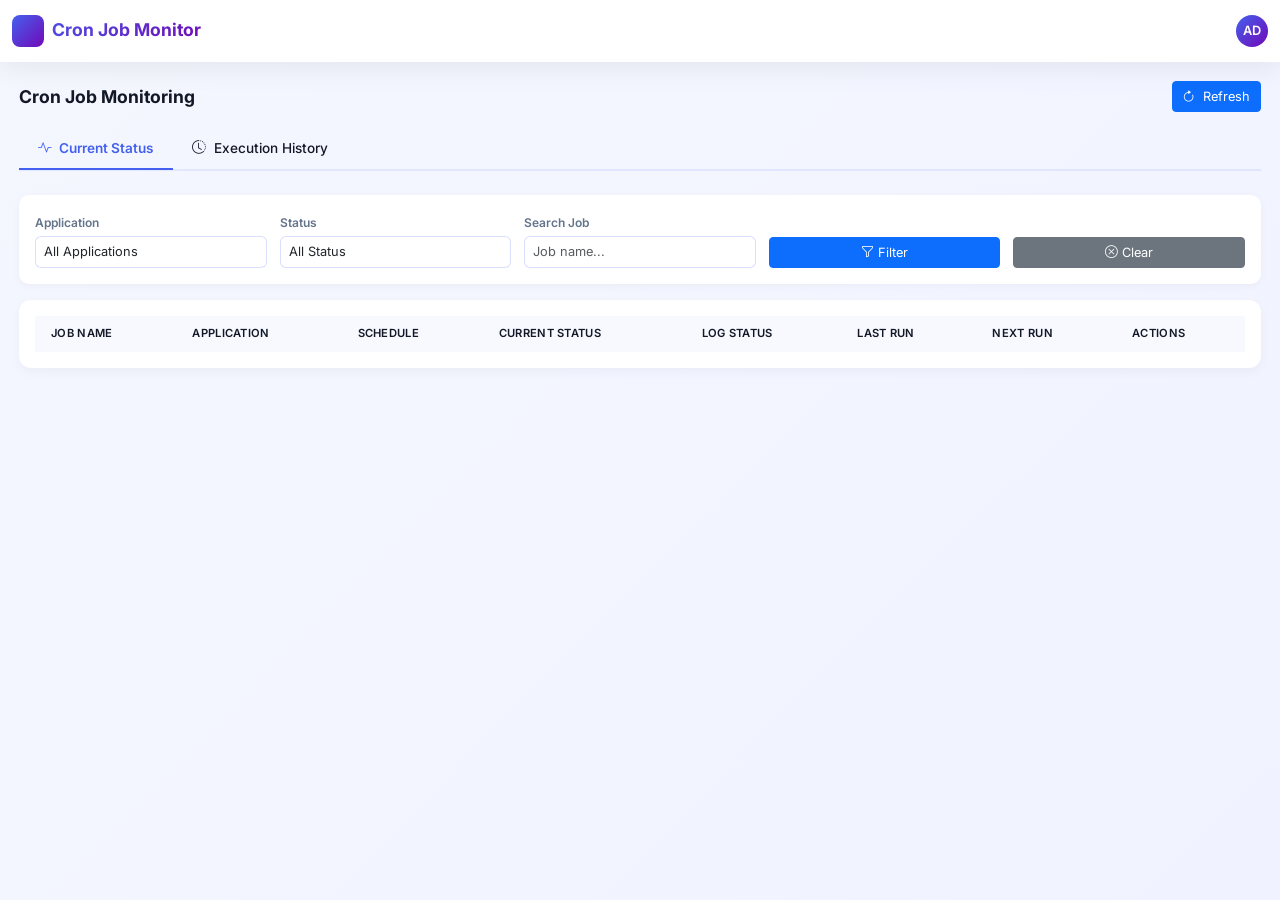
<file: index.html>
<!doctype html>
<html lang="en">

<head>
  <meta charset="utf-8">
  <meta name="viewport" content="width=device-width, initial-scale=1">
  <title>Cron Job Monitoring Dashboard</title>
  <link href="https://cdn.jsdelivr.net/npm/bootstrap@5.3.2/dist/css/bootstrap.min.css" rel="stylesheet">
  <link href="https://cdn.jsdelivr.net/npm/bootstrap-icons@1.11.3/font/bootstrap-icons.css" rel="stylesheet">
  <link href="https://cdn.datatables.net/1.13.6/css/dataTables.bootstrap5.min.css" rel="stylesheet">
  <link href="https://fonts.googleapis.com/css2?family=Inter:wght@300;400;500;600;700&display=swap" rel="stylesheet">
  <style>
    :root {
      --primary: #4361ee;
      --primary-dark: #3a56d4;
      --secondary: #7209b7;
      --success: #10b981;
      --danger: #ef4444;
      --warning: #f59e0b;
      --info: #3b82f6;
      --dark: #121826;
      --light: #f8f9fa;
      --card-bg: #ffffff;
      --sidebar-bg: #1a1d29;
      --gradient: linear-gradient(135deg, #4361ee 0%, #7209b7 100%);
    }

    body {
      font-family: 'Inter', sans-serif;
      background: linear-gradient(135deg, #f5f7ff 0%, #f0f2ff 100%);
      color: var(--dark);
      min-height: 100vh;
      overflow-x: hidden;
      font-size: 14px;
    }

    .navbar-modern {
      background: var(--card-bg);
      backdrop-filter: blur(10px);
      border-bottom: 1px solid rgba(255, 255, 255, 0.1);
      box-shadow: 0 4px 30px rgba(0, 0, 0, 0.08);
      padding: 0.6rem 0;
    }

    .navbar-brand {
      display: flex;
      align-items: center;
      gap: 8px;
      font-weight: 700;
      font-size: 1.1rem;
      background: var(--gradient);
      -webkit-background-clip: text;
      background-clip: text;
      -webkit-text-fill-color: transparent;
    }

    .nav-icon {
      width: 32px;
      height: 32px;
      background: var(--gradient);
      border-radius: 8px;
      display: flex;
      align-items: center;
      justify-content: center;
      color: white;
      font-size: 0.9rem;
    }

    .main-content {
      padding: 1.2rem;
      margin: 0 auto;
    }

    .section-header {
      margin-bottom: 1.2rem;
    }

    .section-title {
      font-size: 1.1rem;
      font-weight: 700;
      color: var(--dark);
      margin-bottom: 0.3rem;
    }

    /* Status Badge Colors */
    .status-badge {
      padding: 0.2rem 0.5rem;
      border-radius: 12px;
      font-size: 0.65rem;
      font-weight: 600;
      display: inline-flex;
      align-items: center;
      gap: 4px;
    }

    .status-success {
      background: rgba(16, 185, 129, 0.15);
      color: #059669;
      border: 1px solid rgba(16, 185, 129, 0.3);
    }

    .status-started {
      background: rgba(59, 130, 246, 0.15);
      color: #2563eb;
      border: 1px solid rgba(59, 130, 246, 0.3);
    }

    .status-pending {
      background: rgba(245, 158, 11, 0.15);
      color: #d97706;
      border: 1px solid rgba(245, 158, 11, 0.3);
    }

    .status-critical {
      background: rgba(239, 68, 68, 0.15);
      color: #dc2626;
      border: 1px solid rgba(239, 68, 68, 0.3);
    }

    .status-inactive {
      background: rgba(100, 116, 139, 0.15);
      color: #64748b;
      border: 1px solid rgba(100, 116, 139, 0.3);
    }

    .data-table {
      background: var(--card-bg);
      border-radius: 12px;
      box-shadow: 0 4px 12px rgba(0, 0, 0, 0.04);
      overflow: hidden;
      border: none;
      padding: 1rem;
    }

    .data-table thead th {
      background: rgba(67, 97, 238, 0.04);
      border: none;
      padding: 0.6rem 1rem;
      font-weight: 600;
      color: var(--dark);
      font-size: 0.7rem;
      text-transform: uppercase;
      letter-spacing: 0.3px;
    }

    .data-table tbody td {
      padding: 0.6rem 1rem;
      border-bottom: 1px solid rgba(0, 0, 0, 0.05);
      vertical-align: middle;
      font-size: 0.8rem;
    }

    .data-table tbody tr:hover {
      background: rgba(67, 97, 238, 0.03);
    }

    .filter-card {
      background: var(--card-bg);
      border-radius: 10px;
      padding: 1rem;
      margin-bottom: 1rem;
      box-shadow: 0 2px 8px rgba(0, 0, 0, 0.04);
    }

    .filter-row {
      display: flex;
      flex-wrap: wrap;
      gap: 0.8rem;
      align-items: flex-end;
    }

    .filter-group {
      flex: 1;
      min-width: 180px;
    }

    .filter-group label {
      font-size: 0.75rem;
      font-weight: 600;
      color: #64748b;
      margin-bottom: 0.25rem;
    }

    .filter-group select,
    .filter-group input {
      font-size: 0.8rem;
      height: 32px;
      border-radius: 6px;
      border: 1px solid rgba(67, 97, 238, 0.2);
    }

    .filter-group select:focus,
    .filter-group input:focus {
      border-color: var(--primary);
      box-shadow: 0 0 0 2px rgba(67, 97, 238, 0.1);
    }

    .loading-spinner {
      display: none;
      text-align: center;
      padding: 1.5rem;
    }

    .spinner {
      width: 32px;
      height: 32px;
      border: 2px solid rgba(67, 97, 238, 0.1);
      border-radius: 50%;
      border-top-color: var(--primary);
      animation: spin 1s ease-in-out infinite;
      margin: 0 auto 0.6rem;
    }

    @keyframes spin {
      to {
        transform: rotate(360deg);
      }
    }

    .detail-modal {
      border-radius: 12px;
      border: none;
    }

    .detail-modal .modal-header {
      border-bottom: 1px solid rgba(0, 0, 0, 0.05);
      background: linear-gradient(135deg, #4361ee15 0%, #7209b715 100%);
      border-radius: 12px 12px 0 0;
      padding: 0.8rem;
    }

    .detail-modal .modal-body {
      padding: 1rem;
    }

    .detail-section {
      margin-bottom: 0.8rem;
    }

    .detail-label {
      font-weight: 600;
      color: #64748b;
      margin-bottom: 0.2rem;
      font-size: 0.75rem;
    }

    .detail-value {
      font-size: 0.85rem;
      font-weight: 500;
      color: var(--dark);
    }

    .detail-card {
      background: #f8f9ff;
      border-radius: 8px;
      padding: 1rem;
      border: 1px solid rgba(67, 97, 238, 0.1);
    }

    .btn-sm {
      padding: 0.2rem 0.5rem;
      font-size: 0.75rem;
    }

    .btn {
      padding: 0.3rem 0.6rem;
      font-size: 0.8rem;
    }

    .text-muted {
      font-size: 0.75rem;
    }

    .small {
      font-size: 0.7rem;
    }

    .action-btns {
      display: flex;
      gap: 4px;
    }

    .cron-expression {
      font-family: monospace;
      background: #f8f9fa;
      padding: 0.2rem 0.4rem;
      border-radius: 4px;
      font-size: 0.75rem;
    }

    .dataTables_wrapper .dataTables_length select {
      font-size: 0.8rem;
      height: 32px;
      padding: 0.25rem 0.5rem;
    }

    .dataTables_wrapper .dataTables_filter input {
      font-size: 0.8rem;
      height: 32px;
      padding: 0.25rem 0.5rem;
      border-radius: 6px;
      border: 1px solid rgba(67, 97, 238, 0.2);
    }

    .dataTables_wrapper .dataTables_filter input:focus {
      border-color: var(--primary);
      box-shadow: 0 0 0 2px rgba(67, 97, 238, 0.1);
    }

    .dataTables_wrapper .dataTables_paginate {
      margin-top: 1rem;
      padding-top: 0.5rem;
    }

    .dataTables_wrapper .dataTables_paginate .paginate_button {
      padding: 0.3rem 0.6rem;
      font-size: 0.8rem;
      border-radius: 6px;
    }

    .dataTables_wrapper .dataTables_info {
      font-size: 0.75rem;
      color: #64748b;
      padding-top: 0.7rem;
    }

    .duration-badge {
      padding: 0.2rem 0.4rem;
      border-radius: 6px;
      font-size: 0.65rem;
      font-weight: 600;
      background: rgba(67, 97, 238, 0.1);
      color: var(--primary);
    }

    .error-message {
      max-width: 200px;
      white-space: nowrap;
      overflow: hidden;
      text-overflow: ellipsis;
      font-size: 0.75rem;
      color: var(--danger);
    }

    .error-message:hover {
      overflow: visible;
      white-space: normal;
      background: white;
      z-index: 1000;
      position: relative;
      box-shadow: 0 2px 8px rgba(0, 0, 0, 0.1);
      padding: 0.5rem;
      border-radius: 4px;
      border: 1px solid var(--danger);
    }

    .next-run {
      font-size: 0.65rem;
      color: #64748b;
    }

    .nav-tabs-custom {
      border-bottom: 2px solid rgba(67, 97, 238, 0.1);
      margin-bottom: 1.5rem;
    }

    .nav-tabs-custom .nav-link {
      color: var(--dark);
      font-weight: 500;
      padding: 0.6rem 1.2rem;
      border: none;
      background: transparent;
      font-size: 0.85rem;
    }

    .nav-tabs-custom .nav-link:hover {
      border: none;
      color: var(--primary);
    }

    .nav-tabs-custom .nav-link.active {
      border: none;
      color: var(--primary);
      background: transparent;
      border-bottom: 2px solid var(--primary);
      font-weight: 600;
    }

    .tab-pane {
      transition: opacity 0.2s ease;
    }

    @media (max-width:768px) {
      .main-content {
        padding: 0.8rem;
      }

      .filter-row {
        flex-direction: column;
      }

      .filter-group {
        width: 100%;
      }
    }

    /* Error Modal Styles */
    #errorDetailModal .modal-content {
      border-radius: 16px;
      overflow: hidden;
    }

    #errorDetailModal .modal-header {
      background: linear-gradient(135deg, #fee2e2, #fecaca);
    }

    #errorDetailModal pre {
      scrollbar-width: thin;
      scrollbar-color: #64748b #1e293b;
    }

    #errorDetailModal pre::-webkit-scrollbar {
      width: 8px;
      height: 8px;
    }

    #errorDetailModal pre::-webkit-scrollbar-track {
      background: #1e293b;
      border-radius: 4px;
    }

    #errorDetailModal pre::-webkit-scrollbar-thumb {
      background: #475569;
      border-radius: 4px;
    }

    #errorDetailModal pre::-webkit-scrollbar-thumb:hover {
      background: #64748b;
    }

    /* Animation for modal */
    .modal.fade .modal-dialog {
      transform: scale(0.95);
      transition: transform 0.2s ease-out;
    }

    .modal.show .modal-dialog {
      transform: scale(1);
    }

    /* Error preview button styles */
    .btn-outline-danger {
      border: 1px solid #fecaca;
      color: #b91c1c;
      background: white;
      transition: all 0.15s;
    }

    .btn-outline-danger:hover {
      background: #b91c1c;
      color: white;
      border-color: #b91c1c;
      transform: translateY(-1px);
      box-shadow: 0 2px 4px rgba(185, 28, 28, 0.2);
    }

    .btn-outline-danger:active {
      transform: translateY(0);
    }
  </style>
</head>

<body>
  <nav class="navbar navbar-expand-lg navbar-modern">
    <div class="container-fluid">
      <a class="navbar-brand" href="#">
        <div class="nav-icon">
          <i class="bi bi-clock"></i>
        </div>
        Cron Job Monitor
      </a>
      <div class="d-flex align-items-center gap-2">
        <div class="dropdown">
          <div class="user-avatar" data-bs-toggle="dropdown"
            style="width:32px;height:32px;border-radius:50%;background:var(--gradient);display:flex;align-items:center;justify-content:center;color:white;font-weight:600;cursor:pointer;font-size:0.8rem;">
            <span>AD</span>
          </div>
          <ul class="dropdown-menu dropdown-menu-end">
            <li><a class="dropdown-item" href="#"><i class="bi bi-person me-2"></i>Profile</a></li>
            <li><a class="dropdown-item" href="#"><i class="bi bi-gear me-2"></i>Settings</a></li>
            <li>
              <hr class="dropdown-divider">
            </li>
            <li><a class="dropdown-item" href="#"><i class="bi bi-box-arrow-right me-2"></i>Logout</a></li>
          </ul>
        </div>
      </div>
    </div>
  </nav>

  <div class="main-content">
    <div class="d-flex justify-content-between align-items-center mb-3">
      <h5 class="section-title mb-0">Cron Job Monitoring</h5>
      <button class="btn btn-primary btn-sm" onclick="refreshAllData()">
        <i class="bi bi-arrow-clockwise me-1"></i> Refresh
      </button>
    </div>

    <!-- Tabs Navigation -->
    <ul class="nav nav-tabs nav-tabs-custom" id="cronTabs" role="tablist">
      <li class="nav-item" role="presentation">
        <button class="nav-link active" id="current-tab" data-bs-toggle="tab" data-bs-target="#current" type="button"
          role="tab" aria-controls="current" aria-selected="true">
          <i class="bi bi-activity me-1"></i> Current Status
        </button>
      </li>
      <li class="nav-item" role="presentation">
        <button class="nav-link" id="history-tab" data-bs-toggle="tab" data-bs-target="#history" type="button"
          role="tab" aria-controls="history" aria-selected="false">
          <i class="bi bi-clock-history me-1"></i> Execution History
        </button>
      </li>
    </ul>

    <div id="loadingSpinner" class="loading-spinner">
      <div class="spinner"></div>
      <p>Fetching cron job data...</p>
    </div>

    <!-- Tab Content -->
    <div class="tab-content" id="cronTabContent">
      <!-- Current Status Tab -->
      <div class="tab-pane fade show active" id="current" role="tabpanel" aria-labelledby="current-tab">
        <div class="filter-card">
          <div class="filter-row">
            <div class="filter-group">
              <label>Application</label>
              <select class="form-control form-control-sm" id="currentFilterApplication">
                <option value="ALL" selected>All Applications</option>
              </select>
            </div>
            <div class="filter-group">
              <label>Status</label>
              <select class="form-control form-control-sm" id="currentFilterStatus">
                <option value="ALL">All Status</option>
                <option value="SUCCESS">Success</option>
                <option value="FAILED">Failed</option>
                <option value="STARTED">Started</option>
                <option value="PENDING">Pending</option>
              </select>
            </div>
            <div class="filter-group">
              <label>Search Job</label>
              <input type="text" class="form-control form-control-sm" id="currentFilterSearch"
                placeholder="Job name...">
            </div>
            <div class="filter-group">
              <button class="btn btn-primary btn-sm w-100" onclick="filterCurrentJobs()">
                <i class="bi bi-funnel me-1"></i>Filter
              </button>
            </div>
            <div class="filter-group">
              <button class="btn btn-secondary btn-sm w-100" onclick="clearCurrentFilters()">
                <i class="bi bi-x-circle me-1"></i>Clear
              </button>
            </div>
          </div>
        </div>

        <div class="data-table" id="currentJobsContainer">
          <div class="table-responsive">
            <table class="table table-hover mb-0" id="currentJobsTable">
              <thead>
                <tr>
                  <th>Job Name</th>
                  <th>Application</th>
                  <th>Schedule</th>
                  <th>Current Status</th>
                  <th>Log Status</th>
                  <th>Last Run</th>
                  <th>Next Run</th>
                  <th>Actions</th>
                </tr>
              </thead>
              <tbody id="currentJobsTableBody">
              </tbody>
            </table>
          </div>
        </div>
      </div>

      <!-- History Tab -->
      <div class="tab-pane fade" id="history" role="tabpanel" aria-labelledby="history-tab">
        <div class="filter-card">
          <div class="filter-row">
            <div class="filter-group">
              <label>Application</label>
              <select class="form-control form-control-sm" id="historyFilterApplication">
                <option value="ALL" selected>All Applications</option>
              </select>
            </div>
            <div class="filter-group">
              <label>Status</label>
              <select class="form-control form-control-sm" id="historyFilterStatus">
                <option value="ALL">All Status</option>
                <option value="SUCCESS">Success</option>
                <option value="FAILED">Failed</option>
                <option value="STARTED">Started</option>
                <option value="PENDING">Pending</option>
              </select>
            </div>
            <div class="filter-group">
              <label>From Date</label>
              <input type="date" class="form-control form-control-sm" id="historyFilterFromDate">
            </div>
            <div class="filter-group">
              <label>To Date</label>
              <input type="date" class="form-control form-control-sm" id="historyFilterToDate">
            </div>
            <div class="filter-group">
              <button class="btn btn-primary btn-sm w-100" onclick="filterHistoryJobs()">
                <i class="bi bi-funnel me-1"></i>Filter
              </button>
            </div>
            <div class="filter-group">
              <button class="btn btn-secondary btn-sm w-100" onclick="clearHistoryFilters()">
                <i class="bi bi-x-circle me-1"></i>Clear
              </button>
            </div>
          </div>
        </div>

        <div class="data-table" id="historyJobsContainer">
          <div class="table-responsive">
            <table class="table table-hover mb-0" id="historyJobsTable">
              <thead>
                <tr>
                  <th>Job Name</th>
                  <th>Application</th>
                  <th>Schedule</th>
                  <th>Status</th>
                  <th>Log Status</th>
                  <th>Started At</th>
                  <th>Ended At</th>
                  <th>Duration</th>
                  <th>Error</th>
                </tr>
              </thead>
              <tbody id="historyJobsTableBody">
              </tbody>
            </table>
          </div>
        </div>
      </div>
    </div>
  </div>

  <div class="modal fade" id="detailModal" tabindex="-1" aria-hidden="true">
    <div class="modal-dialog modal-lg modal-dialog-centered detail-modal">
      <div class="modal-content">
        <div class="modal-header">
          <h5 class="modal-title" id="detailModalTitle">Job Details</h5>
          <button type="button" class="btn-close" data-bs-dismiss="modal"></button>
        </div>
        <div class="modal-body" id="detailModalBody">
        </div>
        <div class="modal-footer">
          <button type="button" class="btn btn-secondary btn-sm" data-bs-dismiss="modal">Close</button>
        </div>
      </div>
    </div>
  </div>

  <div class="modal fade" id="historyModal" tabindex="-1" aria-hidden="true">
    <div class="modal-dialog modal-xl modal-dialog-centered detail-modal">
      <div class="modal-content">
        <div class="modal-header">
          <h5 class="modal-title" id="historyModalTitle">Job Execution History</h5>
          <button type="button" class="btn-close" data-bs-dismiss="modal"></button>
        </div>
        <div class="modal-body" id="historyModalBody">
        </div>
        <div class="modal-footer">
          <button type="button" class="btn btn-secondary btn-sm" data-bs-dismiss="modal">Close</button>
        </div>
      </div>
    </div>
  </div>

  <script src="https://ajax.googleapis.com/ajax/libs/jquery/3.7.1/jquery.min.js"></script>
  <script src="https://cdn.jsdelivr.net/npm/bootstrap@5.3.2/dist/js/bootstrap.bundle.min.js"></script>
  <script src="https://cdn.datatables.net/1.13.6/js/jquery.dataTables.min.js"></script>
  <script src="https://cdn.datatables.net/1.13.6/js/dataTables.bootstrap5.min.js"></script>
  <script src="assets/js/crypto-js.min.js"></script>
  <script src="assets/js/global.js"></script>
  <script src="assets/js/encrypt_decrypt.js"></script>
  <script>
    const API_CONFIG = {
      baseUrl: 'https://tngis.tnega.org/state_scholarship_portal_api/cron/api/v1/cron-job-monitoring/',
      endpoints: {
        get_execution_logs_paginated: 'get_execution_logs_paginated',
        get_active_applications: 'get_active_applications',
        get_job_current_status: 'get_job_current_status'
      }
    };

    // DataTables instances
    let currentDataTable = null;
    let historyDataTable = null;

    // Filter states
    let currentFilter = {
      app_id: null,
      status: null,
      search: ''
    };

    let historyFilter = {
      app_id: null,
      status: null,
      from_date: null,
      to_date: null
    };

    // Data storage
    let API_DATA = {
      applications: []
    };
    let allJobsHistory = [];
    let jobsCurrentStatus = [];

    // ================== CRON PARSING FUNCTIONS ==================
    function parseCronExpression(cronExpression) {
      if (!cronExpression || cronExpression === 'N/A') {
        return {
          isValid: false,
          nextRun: 'Unknown',
          nextRunTimestamp: Date.now() + 86400000,
          nextRunText: 'Unknown'
        };
      }

      try {
        const parts = cronExpression.trim().split(/\s+/);
        if (parts.length < 5) {
          return {
            isValid: false,
            nextRun: 'Invalid format',
            nextRunTimestamp: Date.now() + 86400000,
            nextRunText: 'Invalid format'
          };
        }

        // Parse cron parts
        const minute = parts[0];
        const hour = parts[1];
        const dayOfMonth = parts[2];
        const month = parts[3];
        const dayOfWeek = parts[4];

        // Calculate next run time based on cron pattern
        const nextRunInfo = calculateNextRun(minute, hour, dayOfMonth, month, dayOfWeek);

        return {
          isValid: true,
          minute: minute,
          hour: hour,
          dayOfMonth: dayOfMonth,
          month: month,
          dayOfWeek: dayOfWeek,
          nextRun: nextRunInfo,
          nextRunText: nextRunInfo.text,
          nextRunTimestamp: nextRunInfo.timestamp
        };
      } catch (error) {
        console.error('Error parsing cron:', error);
        return {
          isValid: false,
          nextRun: 'Error',
          nextRunTimestamp: Date.now() + 86400000,
          nextRunText: 'Error parsing'
        };
      }
    }

    function calculateNextRun(minute, hour, dayOfMonth, month, dayOfWeek) {
      const now = new Date();
      const currentYear = now.getFullYear();
      const currentMonth = now.getMonth() + 1;
      const currentDay = now.getDate();
      const currentHour = now.getHours();
      const currentMinute = now.getMinutes();

      let nextRun = new Date(now);

      // Handle special characters in cron
      try {
        // For hourly jobs (0 * * * *)
        if (minute === '0' && hour === '*' && dayOfMonth === '*' && month === '*' && dayOfWeek === '*') {
          // Run at the next hour
          nextRun.setHours(currentHour + 1, 0, 0, 0);
        }
        // For jobs that run at specific hour daily (30 5 * * *)
        else if (minute !== '*' && hour !== '*' && dayOfMonth === '*' && month === '*' && dayOfWeek === '*') {
          const targetHour = parseInt(hour);
          const targetMinute = parseInt(minute);

          nextRun.setHours(targetHour, targetMinute, 0, 0);

          // If the time has already passed today, schedule for tomorrow
          if (nextRun <= now) {
            nextRun.setDate(nextRun.getDate() + 1);
          }
        }
        // For hourly jobs with specific minute (0 * * * *)
        else if (minute !== '*' && hour === '*' && dayOfMonth === '*' && month === '*' && dayOfWeek === '*') {
          const targetMinute = parseInt(minute);

          if (currentMinute < targetMinute) {
            // Run later this hour
            nextRun.setMinutes(targetMinute, 0, 0);
          } else {
            // Run next hour
            nextRun.setHours(currentHour + 1, targetMinute, 0, 0);
          }
        }
        // For every minute jobs (* * * * *)
        else if (minute === '*' && hour === '*' && dayOfMonth === '*' && month === '*' && dayOfWeek === '*') {
          // Run in 1 minute
          nextRun.setMinutes(currentMinute + 1, 0, 0);
        }
        // For every X minutes (*/15 * * * *)
        else if (minute.startsWith('*/')) {
          const interval = parseInt(minute.substring(2));
          const nextMinute = Math.ceil((currentMinute + 1) / interval) * interval;

          if (nextMinute < 60) {
            nextRun.setMinutes(nextMinute, 0, 0);
          } else {
            nextRun.setHours(currentHour + 1, 0, 0, 0);
          }
        }
        // Default: add 1 hour
        else {
          nextRun.setHours(currentHour + 1, 0, 0, 0);
        }
      } catch (error) {
        console.error('Error in next run calculation:', error);
        nextRun.setHours(currentHour + 1, 0, 0, 0);
      }

      const diff = nextRun - now;

      // Format the next run text
      let text = '';
      if (diff < 60000) { // Less than 1 minute
        text = 'In less than 1 minute';
      } else if (diff < 3600000) { // Less than 1 hour
        const minutes = Math.floor(diff / 60000);
        text = `In ${minutes} minute${minutes !== 1 ? 's' : ''}`;
      } else if (diff < 86400000) { // Less than 1 day
        const hours = Math.floor(diff / 3600000);
        text = `In ${hours} hour${hours !== 1 ? 's' : ''}`;
      } else {
        const days = Math.floor(diff / 86400000);
        text = `In ${days} day${days !== 1 ? 's' : ''}`;
      }

      return {
        text: text,
        timestamp: nextRun.getTime(),
        datetime: nextRun
      };
    }

    function formatNextRun(date) {
      const now = new Date();
      const diff = date - now;

      if (diff < 0) return 'Past due';

      const minutes = Math.floor(diff / 60000);
      const hours = Math.floor(diff / 3600000);
      const days = Math.floor(diff / 86400000);

      if (minutes < 60) {
        return `In ${minutes} minute${minutes !== 1 ? 's' : ''}`;
      } else if (hours < 24) {
        return `In ${hours} hour${hours !== 1 ? 's' : ''}`;
      } else {
        return `In ${days} day${days !== 1 ? 's' : ''}`;
      }
    }

    // ================== DATE FORMATTING FUNCTIONS ==================
    function formatDate(dateString) {
      if (!dateString || dateString === 'null' || dateString === 'N/A') return 'Never';

      try {
        const date = new Date(dateString);
        if (isNaN(date.getTime())) return 'Never';

        const now = new Date();
        const diff = now - date;
        const minutes = Math.floor(diff / 60000);
        const hours = Math.floor(diff / 3600000);
        const days = Math.floor(diff / 86400000);

        if (minutes < 1) return 'Just now';
        if (minutes < 60) return `${minutes}m ago`;
        if (hours < 24) return `${hours}h ago`;
        if (days < 7) return `${days}d ago`;
        return date.toLocaleDateString('en-IN', {
          day: '2-digit',
          month: '2-digit',
          year: 'numeric',
          hour: '2-digit',
          minute: '2-digit'
        });
      } catch (e) {
        console.error('Date parsing error:', e);
        return dateString;
      }
    }

    function formatDateTime(dateString) {
      if (!dateString || dateString === 'null' || dateString === 'N/A') return 'N/A';

      try {
        const date = new Date(dateString);
        if (isNaN(date.getTime())) return dateString;
        return date.toLocaleString('en-IN', {
          day: '2-digit',
          month: '2-digit',
          year: 'numeric',
          hour: '2-digit',
          minute: '2-digit',
          second: '2-digit'
        });
      } catch (e) {
        console.error('DateTime parsing error:', e);
        return dateString;
      }
    }

    // ================== STATUS FUNCTIONS ==================
    function getStatusClass(status) {
      if (!status) return 'status-pending';
      const statusUpper = status.toString().toUpperCase();
      switch (statusUpper) {
        case 'SUCCESS':
        case 'COMPLETED':
          return 'status-success';
        case 'STARTED':
        case 'RUNNING':
          return 'status-started';
        case 'FAILED':
        case 'ERROR':
          return 'status-critical';
        case 'PENDING':
          return 'status-pending';
        default:
          return 'status-pending';
      }
    }

    function getStatusIcon(status) {
      if (!status) return 'bi-clock';
      const statusUpper = status.toString().toUpperCase();
      switch (statusUpper) {
        case 'SUCCESS':
        case 'COMPLETED':
          return 'bi-check-circle';
        case 'STARTED':
        case 'RUNNING':
          return 'bi-arrow-clockwise';
        case 'FAILED':
        case 'ERROR':
          return 'bi-x-circle';
        case 'PENDING':
          return 'bi-clock';
        default:
          return 'bi-question-circle';
      }
    }

    function formatDuration(seconds) {
      if (!seconds || seconds === 'null' || seconds === 'N/A') return 'N/A';

      const totalSeconds = parseInt(seconds);
      if (isNaN(totalSeconds)) return seconds;

      if (totalSeconds < 60) {
        return `${totalSeconds}s`;
      } else if (totalSeconds < 3600) {
        const minutes = Math.floor(totalSeconds / 60);
        const remainingSeconds = totalSeconds % 60;
        return `${minutes}m ${remainingSeconds}s`;
      } else {
        const hours = Math.floor(totalSeconds / 3600);
        const minutes = Math.floor((totalSeconds % 3600) / 60);
        return `${hours}h ${minutes}m`;
      }
    }

    // ================== API FUNCTIONS ==================
    async function loadActiveApplications() {
      try {
        const payload = {};
        const encryptedPayload = encryptData(payload);
        const url = API_CONFIG.baseUrl + API_CONFIG.endpoints.get_active_applications;

        const response = await $.ajax({
          url: url,
          type: "POST",
          dataType: "json",
          data: { data: encryptedPayload }
        });

        if (response && response.success === 1) {
          const decryptedData = decryptData(response.data);
          API_DATA.applications = Array.isArray(decryptedData) ? decryptedData : [];
          populateApplicationDropdowns();
        } else {
          API_DATA.applications = [];
        }
      } catch (error) {
        console.error('Error loading active applications:', error);
        API_DATA.applications = [];
      }
    }

    function populateApplicationDropdowns() {
      // Current tab dropdown
      const currentAppSelect = $('#currentFilterApplication');
      const historyAppSelect = $('#historyFilterApplication');

      currentAppSelect.empty();
      historyAppSelect.empty();

      currentAppSelect.append('<option value="ALL" selected>All Applications</option>');
      historyAppSelect.append('<option value="ALL" selected>All Applications</option>');

      if (API_DATA.applications && API_DATA.applications.length > 0) {
        API_DATA.applications
          .sort((a, b) => (a.app_name || '').localeCompare(b.app_name || ''))
          .forEach(app => {
            currentAppSelect.append(
              `<option value="${app.app_id || ''}">${app.app_name || 'Unknown'}</option>`
            );
            historyAppSelect.append(
              `<option value="${app.app_id || ''}">${app.app_name || 'Unknown'}</option>`
            );
          });
      }
    }

    async function fetchAllData() {
      showLoading(true);

      try {
        await Promise.all([
          fetchCurrentStatus(),
          fetchHistoryData()
        ]);
      } catch (error) {
        console.error('Error fetching data:', error);
        showNotification('Error fetching data: ' + (error.message || 'Unknown error'), 'danger');
      } finally {
        showLoading(false);
      }
    }

    async function fetchCurrentStatus() {
      try {
        const payload = {
          page_no: 1,
          page_size: 1000
        };

        const encryptedPayload = encryptData(payload);
        const url = API_CONFIG.baseUrl + API_CONFIG.endpoints.get_execution_logs_paginated;

        const response = await $.ajax({
          url: url,
          type: "POST",
          dataType: "json",
          data: { data: encryptedPayload }
        });

        if (response && response.success === 1) {
          const decryptedData = decryptData(response.data);

          let jobData = [];
          if (decryptedData.data && Array.isArray(decryptedData.data)) {
            jobData = decryptedData.data;
          } else if (Array.isArray(decryptedData)) {
            jobData = decryptedData;
          } else {
            jobData = [];
          }

          // Group by job name and get latest execution
          const jobMap = new Map();
          jobData.forEach(job => {
            const key = job.exec_name || job.execution_name || 'unknown';
            if (!jobMap.has(key) || new Date(job.started_at || job.start_time) > new Date(jobMap.get(key).started_at || jobMap.get(key).start_time)) {
              jobMap.set(key, job);
            }
          });

          jobsCurrentStatus = Array.from(jobMap.values()).map(job => {
            const cronToParse = job.schedule || job.cron_expression || '0 * * * *';
            const nextRunInfo = parseCronExpression(cronToParse);

            // Determine actual status
            let status = job.status || 'PENDING';
            if (job.log_status) {
              status = job.log_status;
            }

            return {
              ...job,
              exec_name: job.exec_name || job.execution_name || 'Unnamed Job',
              app_name: job.app_name || 'Unknown',
              app_code: job.app_code || '',
              schedule: job.schedule || job.cron_expression || '0 * * * *',
              status: status,
              log_status: job.log_status || status,
              started_at: job.started_at || job.start_time || null,
              ended_at: job.ended_at || job.end_time || null,
              nextRunText: nextRunInfo.nextRunText,
              nextRunTimestamp: nextRunInfo.nextRunTimestamp
            };
          });

          updateCurrentJobsTable(jobsCurrentStatus);
        }
      } catch (error) {
        console.error('Error fetching current status:', error);
      }
    }

    async function fetchHistoryData() {
      try {
        const payload = {
          app_id: historyFilter.app_id || null,
          status: historyFilter.status || null,
          from_date: historyFilter.from_date || null,
          to_date: historyFilter.to_date || null,
          page_no: 1,
          page_size: 1000
        };

        const encryptedPayload = encryptData(payload);
        const url = API_CONFIG.baseUrl + API_CONFIG.endpoints.get_execution_logs_paginated;

        const response = await $.ajax({
          url: url,
          type: "POST",
          dataType: "json",
          data: { data: encryptedPayload }
        });

        if (response && response.success === 1) {
          const decryptedData = decryptData(response.data);

          if (decryptedData.data && Array.isArray(decryptedData.data)) {
            allJobsHistory = decryptedData.data;
          } else if (Array.isArray(decryptedData)) {
            allJobsHistory = decryptedData;
          } else {
            allJobsHistory = [];
          }

          updateHistoryJobsTable(allJobsHistory);
        }
      } catch (error) {
        console.error('Error fetching history data:', error);
      }
    }

    function updateCurrentJobsTable(jobs) {
      const tableBody = document.getElementById('currentJobsTableBody');

      if (!jobs || jobs.length === 0) {
        tableBody.innerHTML = `
      <tr>
        <td colspan="8" class="text-center py-3 text-muted">
          <i class="bi bi-inbox"></i>
          <p class="mt-1">No jobs found</p>
        </td>
      </tr>
    `;

        if (currentDataTable) {
          currentDataTable.destroy();
          currentDataTable = null;
        }
        return;
      }

      // Apply filters
      let filteredJobs = jobs;
      if (currentFilter.app_id && currentFilter.app_id !== 'ALL') {
        filteredJobs = filteredJobs.filter(job => job.app_id == currentFilter.app_id);
      }
      if (currentFilter.status && currentFilter.status !== 'ALL') {
        filteredJobs = filteredJobs.filter(job =>
          (job.status || '').toUpperCase() === currentFilter.status ||
          (job.log_status || '').toUpperCase() === currentFilter.status
        );
      }
      if (currentFilter.search) {
        const searchLower = currentFilter.search.toLowerCase();
        filteredJobs = filteredJobs.filter(job =>
          (job.exec_name || '').toLowerCase().includes(searchLower) ||
          (job.app_name || '').toLowerCase().includes(searchLower)
        );
      }

      // Calculate next run timestamps properly for sorting
      filteredJobs = filteredJobs.map(job => {
        // If nextRunTimestamp is not set or is invalid, calculate it
        if (!job.nextRunTimestamp || job.nextRunTimestamp === Date.now() + 86400000) {
          const cronToParse = job.schedule || '0 * * * *';
          const nextRunInfo = parseCronExpression(cronToParse);
          job.nextRunTimestamp = nextRunInfo.nextRunTimestamp;
          job.nextRunText = nextRunInfo.nextRunText;
        }
        return job;
      });

      // Sort: First by status (STARTED at the top), then by next run time ascending (sooner first)
      filteredJobs.sort((a, b) => {
        // First priority: Status 'STARTED' or 'RUNNING' comes first
        const statusA = (a.status || '').toUpperCase();
        const statusB = (b.status || '').toUpperCase();

        const isStartedA = statusA === 'STARTED' || statusA === 'RUNNING';
        const isStartedB = statusB === 'STARTED' || statusB === 'RUNNING';

        if (isStartedA && !isStartedB) return -1;
        if (!isStartedA && isStartedB) return 1;

        // Second priority: Next run time ascending (sooner runs appear first)
        // Convert "In X minutes/hours" to actual timestamps for comparison
        const timestampA = a.nextRunTimestamp || Number.MAX_VALUE;
        const timestampB = b.nextRunTimestamp || Number.MAX_VALUE;

        return timestampA - timestampB;
      });

      // Log the sorted order for debugging
      console.log('Sorted jobs by next run:');
      filteredJobs.forEach(job => {
        console.log(`${job.exec_name}: ${job.nextRunText} (${new Date(job.nextRunTimestamp).toLocaleString()})`);
      });

      tableBody.innerHTML = filteredJobs.map(job => {
        // Get last run time
        let lastRun = 'N/A';
        if (job.started_at) {
          lastRun = formatDateTime(job.started_at);
        } else if (job.last_run) {
          lastRun = formatDateTime(job.last_run);
        }

        return `
      <tr>
        <td>
          <div class="d-flex align-items-center">
            <i class="bi bi-clock me-2 text-primary"></i>
            <div>
              <strong>${job.exec_name || 'Unnamed Job'}</strong>
              <div class="next-run">Next: ${job.nextRunText || 'Unknown'}</div>
            </div>
          </div>
        </td>
        <td>
          <div>
            <strong>${job.app_name || 'Unknown'}</strong>
            <div class="small text-muted">${job.app_code || ''}</div>
          </div>
        </td>
        <td>
          <span class="cron-expression" title="${job.schedule || 'N/A'}">${job.schedule || 'N/A'}</span>
        </td>
        <td>
          <span class="status-badge ${getStatusClass(job.status)}">
            <i class="bi ${getStatusIcon(job.status)} me-1"></i>
            ${(job.status || 'PENDING').toUpperCase()}
          </span>
        </td>
        <td>
          <span class="status-badge ${getStatusClass(job.log_status)}">
            <i class="bi ${getStatusIcon(job.log_status)} me-1"></i>
            ${(job.log_status || 'PENDING').toUpperCase()}
          </span>
        </td>
        <td>${lastRun}</td>
        <td>
          <span class="next-run">${job.nextRunText || 'Unknown'}</span>
        </td>
        <td>
          <div class="action-btns">
            <button class="btn btn-sm btn-primary" onclick='showJobDetails(${JSON.stringify(job).replace(/'/g, "&#39;")})' title="View Details">
              <i class="bi bi-eye"></i>
            </button>
            <button class="btn btn-sm btn-info" onclick='showJobHistory("${job.exec_name || ''}")' title="View History">
              <i class="bi bi-clock-history"></i>
            </button>
          </div>
        </td>
      </tr>
    `;
      }).join('');

      // Initialize or update DataTable
      if ($.fn.DataTable.isDataTable('#currentJobsTable')) {
        currentDataTable = $('#currentJobsTable').DataTable();
        currentDataTable.clear();
        currentDataTable.rows.add($('#currentJobsTableBody tr'));
        currentDataTable.draw();
      } else {
        currentDataTable = $('#currentJobsTable').DataTable({
          pageLength: 10,
          lengthMenu: [[10, 25, 50, 100, -1], [10, 25, 50, 100, "All"]],
          searching: false,
          ordering: true,
          info: true,
          paging: true,
          order: [], // Disable initial ordering to preserve our custom sort
          language: {
            emptyTable: "No jobs found",
            info: "Showing _START_ to _END_ of _TOTAL_ jobs",
            infoEmpty: "Showing 0 to 0 of 0 jobs",
            infoFiltered: "(filtered from _MAX_ total jobs)",
            lengthMenu: "Show _MENU_ jobs per page",
            paginate: {
              first: '<i class="bi bi-chevron-double-left"></i>',
              previous: '<i class="bi bi-chevron-left"></i>',
              next: '<i class="bi bi-chevron-right"></i>',
              last: '<i class="bi bi-chevron-double-right"></i>'
            }
          },
          columnDefs: [
            { orderable: false, targets: [7] } // Actions column not orderable
          ],
          dom: '<"row"<"col-sm-12 col-md-6"l><"col-sm-12 col-md-6"f>>rt<"row"<"col-sm-12 col-md-5"i><"col-sm-12 col-md-7"p>>'
        });
      }
    }

    function updateHistoryJobsTable(jobs) {
      const tableBody = document.getElementById('historyJobsTableBody');

      if (!jobs || jobs.length === 0) {
        tableBody.innerHTML = `
      <tr>
        <td colspan="9" class="text-center py-5">
          <div class="empty-state">
            <i class="bi bi-clock-history" style="font-size: 3rem; color: #cbd5e1;"></i>
            <p class="mt-3 text-muted">No execution history found</p>
          </div>
        </td>
      </tr>
    `;

        if (historyDataTable) {
          historyDataTable.destroy();
          historyDataTable = null;
        }
        return;
      }

      // Apply filters
      let filteredJobs = jobs;
      if (historyFilter.app_id && historyFilter.app_id !== 'ALL') {
        filteredJobs = filteredJobs.filter(job => job.app_id == historyFilter.app_id);
      }
      if (historyFilter.status && historyFilter.status !== 'ALL') {
        filteredJobs = filteredJobs.filter(job =>
          (job.status || '').toUpperCase() === historyFilter.status ||
          (job.log_status || '').toUpperCase() === historyFilter.status
        );
      }
      if (historyFilter.from_date) {
        const fromDate = new Date(historyFilter.from_date).setHours(0, 0, 0, 0);
        filteredJobs = filteredJobs.filter(job => {
          const jobDate = new Date(job.started_at || job.start_time || 0).setHours(0, 0, 0, 0);
          return jobDate >= fromDate;
        });
      }
      if (historyFilter.to_date) {
        const toDate = new Date(historyFilter.to_date).setHours(23, 59, 59, 999);
        filteredJobs = filteredJobs.filter(job => {
          const jobDate = new Date(job.started_at || job.start_time || 0).getTime();
          return jobDate <= toDate;
        });
      }

      // Sort by started_at descending (newest first)
      filteredJobs.sort((a, b) => {
        const dateA = new Date(a.started_at || a.start_time || 0).getTime();
        const dateB = new Date(b.started_at || b.start_time || 0).getTime();
        return dateB - dateA;
      });

      tableBody.innerHTML = filteredJobs.map((job, index) => {
        const jobName = job.exec_name || job.execution_name || 'Unnamed Job';
        const appName = job.app_name || 'Unknown';
        const appCode = job.app_code || '';
        const schedule = job.schedule || job.cron_expression || 'N/A';
        const status = job.status || 'PENDING';
        const logStatus = job.log_status || status;
        const startedAt = job.started_at || job.start_time || null;
        const endedAt = job.ended_at || job.end_time || null;
        const duration = job.duration_sec || null;
        const runId = job.run_id || '';
        const errorMessage = job.error_message || '';
        const errorCode = job.error_code || '';

        // Create a unique ID for this error modal
        const modalId = `errorModal-${index}-${runId.substring(0, 8)}`;

        // Error display with button
        let errorDisplay = '';

        if (errorMessage && errorMessage.trim() !== '') {
          // Preview of error
          const previewText = errorMessage.length > 40 ? errorMessage.substring(0, 40) + '…' : errorMessage;

          errorDisplay = `
        <div style="display: flex; align-items: center; gap: 8px;">
          <div style="
            background: #fee2e2;
            color: #b91c1c;
            padding: 4px 8px;
            border-radius: 4px;
            font-size: 0.7rem;
            max-width: 150px;
            white-space: nowrap;
            overflow: hidden;
            text-overflow: ellipsis;
          ">
            <i class="bi bi-exclamation-triangle-fill me-1" style="font-size: 0.65rem;"></i>
            ${previewText}
          </div>
          <button 
            class="btn btn-sm btn-outline-danger" 
            style="padding: 2px 8px; font-size: 0.65rem; border-radius: 4px;"
            onclick='showErrorModal(${JSON.stringify({
            jobName: jobName,
            runId: runId,
            errorMessage: errorMessage,
            errorCode: errorCode,
            startedAt: startedAt,
            appName: appName
          }).replace(/'/g, "&#39;")})'
            title="View full error"
          >
            <i class="bi bi-eye"></i> View
          </button>
        </div>
      `;
        } else if (errorCode && errorCode.trim() !== '') {
          errorDisplay = `
        <div style="display: flex; align-items: center; gap: 8px;">
          <span style="
            background: #fff3cd;
            color: #856404;
            padding: 4px 8px;
            border-radius: 4px;
            font-size: 0.7rem;
          ">
            <i class="bi bi-exclamation-triangle me-1"></i>
            Code: ${errorCode}
          </span>
        </div>
      `;
        } else {
          errorDisplay = `
        <span style="
          display: inline-block;
          width: 24px;
          height: 24px;
          line-height: 24px;
          text-align: center;
          color: #cbd5e1;
          font-size: 0.85rem;
          font-weight: 300;
        ">—</span>
      `;
        }

        return `
    <tr>
      <td>
        <div style="display: flex; align-items: center; gap: 8px;">
          <div style="
            width: 32px;
            height: 32px;
            background: linear-gradient(135deg, #4361ee10, #7209b710);
            border-radius: 8px;
            display: flex;
            align-items: center;
            justify-content: center;
            color: var(--primary);
          ">
            <i class="bi bi-gear"></i>
          </div>
          <div>
            <div style="font-weight: 600; font-size: 0.85rem;">${jobName}</div>
            <div style="font-size: 0.65rem; color: #64748b;">${runId ? runId.substring(0, 8) : ''}</div>
          </div>
        </div>
      </td>
      <td>
        <div>
          <div style="font-weight: 500;">${appName}</div>
          <div style="font-size: 0.65rem; color: #64748b;">${appCode}</div>
        </div>
      </td>
      <td>
        <code style="
          background: #f1f5f9;
          padding: 3px 6px;
          border-radius: 4px;
          font-size: 0.7rem;
          color: #334155;
        ">${schedule}</code>
      </td>
      <td>
        <span class="status-badge ${getStatusClass(status)}" style="padding: 4px 8px;">
          <i class="bi ${getStatusIcon(status)} me-1"></i>
          ${status.toUpperCase()}
        </span>
      </td>
      <td>
        <span class="status-badge ${getStatusClass(logStatus)}" style="padding: 4px 8px;">
          <i class="bi ${getStatusIcon(logStatus)} me-1"></i>
          ${logStatus.toUpperCase()}
        </span>
      </td>
      <td style="font-size: 0.75rem; white-space: nowrap;">${formatDateTime(startedAt)}</td>
      <td style="font-size: 0.75rem; white-space: nowrap;">${formatDateTime(endedAt)}</td>
      <td>
        ${duration ? `
          <span style="
            background: #e8f0fe;
            color: var(--primary);
            padding: 4px 8px;
            border-radius: 4px;
            font-size: 0.7rem;
            font-weight: 500;
            white-space: nowrap;
          ">
            <i class="bi bi-stopwatch me-1"></i>${formatDuration(duration)}
          </span>
        ` : '<span style="color: #cbd5e1;">—</span>'}
      </td>
      <td style="min-width: 200px;">
        ${errorDisplay}
      </td>
    </tr>
  `}).join('');

      // Initialize or update DataTable
      if ($.fn.DataTable.isDataTable('#historyJobsTable')) {
        historyDataTable = $('#historyJobsTable').DataTable();
        historyDataTable.clear();
        historyDataTable.rows.add($('#historyJobsTableBody tr'));
        historyDataTable.draw();
      } else {
        historyDataTable = $('#historyJobsTable').DataTable({
          pageLength: 10,
          lengthMenu: [[10, 25, 50, 100, -1], [10, 25, 50, 100, "All"]],
          searching: true,
          ordering: true,
          info: true,
          paging: true,
          language: {
            search: "Search jobs:",
            emptyTable: "No execution history found",
            info: "Showing _START_ to _END_ of _TOTAL_ executions",
            infoEmpty: "Showing 0 to 0 of 0 executions",
            infoFiltered: "(filtered from _MAX_ total executions)",
            lengthMenu: "Show _MENU_ executions per page",
            paginate: {
              first: '<i class="bi bi-chevron-double-left"></i>',
              previous: '<i class="bi bi-chevron-left"></i>',
              next: '<i class="bi bi-chevron-right"></i>',
              last: '<i class="bi bi-chevron-double-right"></i>'
            }
          },
          columnDefs: [
            { orderable: true, targets: '_all' }
          ],
          dom: '<"row"<"col-sm-12 col-md-6"l><"col-sm-12 col-md-6"f>>rt<"row"<"col-sm-12 col-md-5"i><"col-sm-12 col-md-7"p>>'
        });
      }
    }

    // Function to show error details in a modal
    function showErrorModal(errorData) {
      // Remove any existing modal
      const existingModal = document.getElementById('errorDetailModal');
      if (existingModal) {
        existingModal.remove();
      }

      // Create modal element
      const modalHtml = `
    <div class="modal fade" id="errorDetailModal" tabindex="-1" aria-hidden="true">
      <div class="modal-dialog modal-lg modal-dialog-centered">
        <div class="modal-content" style="border-radius: 12px; border: none; box-shadow: 0 20px 40px rgba(0,0,0,0.2);">
          <div class="modal-header" style="
            background: linear-gradient(135deg, #fee2e2 0%, #fecaca 100%);
            border-bottom: 1px solid #fecaca;
            border-radius: 12px 12px 0 0;
            padding: 1rem 1.5rem;
          ">
            <div style="display: flex; align-items: center; gap: 12px;">
              <div style="
                width: 40px;
                height: 40px;
                background: #b91c1c;
                border-radius: 10px;
                display: flex;
                align-items: center;
                justify-content: center;
                color: white;
                font-size: 1.2rem;
              ">
                <i class="bi bi-exclamation-triangle-fill"></i>
              </div>
              <div>
                <h5 class="modal-title" style="font-weight: 700; color: #7f1d1d; margin-bottom: 4px;">
                  Error Details
                </h5>
                <div style="font-size: 0.75rem; color: #991b1b;">
                  ${errorData.jobName} • ${errorData.runId ? 'Run ID: ' + errorData.runId : ''}
                </div>
              </div>
            </div>
            <button type="button" class="btn-close" data-bs-dismiss="modal" aria-label="Close" style="background-color: white; opacity: 0.8;"></button>
          </div>
          <div class="modal-body" style="padding: 1.5rem; background: #fef2f2;">
            <!-- Error Info Cards -->
            <div style="display: flex; gap: 16px; margin-bottom: 20px; flex-wrap: wrap;">
              <div style="
                flex: 1;
                background: white;
                padding: 12px 16px;
                border-radius: 10px;
                box-shadow: 0 2px 4px rgba(0,0,0,0.02);
                border: 1px solid #fee2e2;
              ">
                <div style="font-size: 0.65rem; color: #64748b; margin-bottom: 4px; text-transform: uppercase; letter-spacing: 0.5px;">
                  Application
                </div>
                <div style="font-weight: 600; color: #1e293b;">${errorData.appName || 'N/A'}</div>
              </div>
              <div style="
                flex: 1;
                background: white;
                padding: 12px 16px;
                border-radius: 10px;
                box-shadow: 0 2px 4px rgba(0,0,0,0.02);
                border: 1px solid #fee2e2;
              ">
                <div style="font-size: 0.65rem; color: #64748b; margin-bottom: 4px; text-transform: uppercase; letter-spacing: 0.5px;">
                  Timestamp
                </div>
                <div style="font-weight: 600; color: #1e293b;">${formatDateTime(errorData.startedAt)}</div>
              </div>
              ${errorData.errorCode ? `
              <div style="
                flex: 1;
                background: white;
                padding: 12px 16px;
                border-radius: 10px;
                box-shadow: 0 2px 4px rgba(0,0,0,0.02);
                border: 1px solid #fee2e2;
              ">
                <div style="font-size: 0.65rem; color: #64748b; margin-bottom: 4px; text-transform: uppercase; letter-spacing: 0.5px;">
                  Error Code
                </div>
                <div style="font-weight: 600; color: #b91c1c;">${errorData.errorCode}</div>
              </div>
              ` : ''}
            </div>
            
            <!-- Full Error Message -->
            <div style="
              background: #1e293b;
              border-radius: 10px;
              padding: 20px;
              border: 1px solid #334155;
            ">
              <div style="display: flex; align-items: center; gap: 8px; margin-bottom: 16px; padding-bottom: 12px; border-bottom: 1px solid #334155;">
                <i class="bi bi-bug" style="color: #ef4444; font-size: 1rem;"></i>
                <span style="color: #f87171; font-weight: 600; font-size: 0.85rem; text-transform: uppercase; letter-spacing: 0.5px;">
                  Full Error Message
                </span>
              </div>
              <pre style="
                margin: 0;
                color: #e2e8f0;
                font-family: 'Monaco', 'Menlo', 'Cascadia Code', monospace;
                font-size: 0.8rem;
                line-height: 1.6;
                white-space: pre-wrap;
                word-wrap: break-word;
                background: transparent;
                border: none;
                padding: 0;
                max-height: 400px;
                overflow-y: auto;
              ">${(errorData.errorMessage || 'No error message available').replace(/&/g, '&amp;').replace(/</g, '&lt;').replace(/>/g, '&gt;')}</pre>
            </div>
            
            <!-- Stack Trace Note -->
            <div style="
              margin-top: 16px;
              padding: 12px;
              background: #fff3cd;
              border: 1px solid #ffeeba;
              border-radius: 8px;
              color: #856404;
              font-size: 0.7rem;
              display: flex;
              align-items: center;
              gap: 8px;
            ">
              <i class="bi bi-info-circle-fill"></i>
              <span>This error occurred during job execution. Check the logs for more details about the stack trace.</span>
            </div>
          </div>
          <div class="modal-footer" style="
            border-top: 1px solid #fee2e2;
            padding: 1rem 1.5rem;
            background: #fef2f2;
            border-radius: 0 0 12px 12px;
          ">
            <button type="button" class="btn btn-light" data-bs-dismiss="modal" style="
              border: 1px solid #e2e8f0;
              padding: 0.5rem 1.2rem;
              font-size: 0.8rem;
              font-weight: 500;
              border-radius: 8px;
            ">Close</button>
            <button type="button" class="btn btn-danger" onclick="downloadErrorLog('${errorData.runId}')" style="
              background: #b91c1c;
              border: none;
              padding: 0.5rem 1.2rem;
              font-size: 0.8rem;
              font-weight: 500;
              border-radius: 8px;
            ">
              <i class="bi bi-download me-2"></i>Download Error Log
            </button>
          </div>
        </div>
      </div>
    </div>
  `;

      // Append modal to body
      document.body.insertAdjacentHTML('beforeend', modalHtml);

      // Show the modal
      const modal = new bootstrap.Modal(document.getElementById('errorDetailModal'));
      modal.show();

      // Clean up when modal is hidden
      document.getElementById('errorDetailModal').addEventListener('hidden.bs.modal', function () {
        this.remove();
      });
    }

    // Function to download error log (placeholder)
    function downloadErrorLog(runId) {
      if (!runId) {
        showNotification('No run ID available for this error', 'warning');
        return;
      }
      showNotification(`Downloading error log for run ID: ${runId}...`, 'info');
    }

    function filterCurrentJobs() {
      currentFilter = {
        app_id: document.getElementById('currentFilterApplication').value === 'ALL' ? null : document.getElementById('currentFilterApplication').value,
        status: document.getElementById('currentFilterStatus').value === 'ALL' ? null : document.getElementById('currentFilterStatus').value,
        search: document.getElementById('currentFilterSearch').value
      };

      updateCurrentJobsTable(jobsCurrentStatus);
      showNotification('Filters applied', 'info');
    }

    function clearCurrentFilters() {
      document.getElementById('currentFilterApplication').value = 'ALL';
      document.getElementById('currentFilterStatus').value = 'ALL';
      document.getElementById('currentFilterSearch').value = '';

      currentFilter = {
        app_id: null,
        status: null,
        search: ''
      };

      updateCurrentJobsTable(jobsCurrentStatus);
      showNotification('Filters cleared', 'info');
    }

    function filterHistoryJobs() {
      historyFilter = {
        app_id: document.getElementById('historyFilterApplication').value === 'ALL' ? null : document.getElementById('historyFilterApplication').value,
        status: document.getElementById('historyFilterStatus').value === 'ALL' ? null : document.getElementById('historyFilterStatus').value,
        from_date: document.getElementById('historyFilterFromDate').value || null,
        to_date: document.getElementById('historyFilterToDate').value || null
      };

      fetchHistoryData();
      showNotification('Filters applied', 'info');
    }

    function clearHistoryFilters() {
      document.getElementById('historyFilterApplication').value = 'ALL';
      document.getElementById('historyFilterStatus').value = 'ALL';
      document.getElementById('historyFilterFromDate').value = '';
      document.getElementById('historyFilterToDate').value = '';

      historyFilter = {
        app_id: null,
        status: null,
        from_date: null,
        to_date: null
      };

      fetchHistoryData();
      showNotification('Filters cleared', 'info');
    }

    // ================== UI FUNCTIONS ==================
    function showJobDetails(jobData) {
      let job;
      if (typeof jobData === 'string') {
        try {
          job = JSON.parse(jobData);
        } catch (e) {
          console.error('Error parsing job data:', e);
          return;
        }
      } else {
        job = jobData;
      }

      document.getElementById('detailModalTitle').textContent = `Job Details: ${job.exec_name || 'Unknown Job'}`;

      const detailsHtml = `
        <div class="detail-card">
          <div class="row">
            <div class="col-md-6">
              <div class="detail-section">
                <div class="detail-label">Job Name</div>
                <div class="detail-value">${job.exec_name || 'N/A'}</div>
              </div>
              <div class="detail-section">
                <div class="detail-label">Application</div>
                <div class="detail-value">${job.app_name || 'N/A'} ${job.app_code ? `(${job.app_code})` : ''}</div>
              </div>
              <div class="detail-section">
                <div class="detail-label">Schedule</div>
                <div class="detail-value">
                  <code class="cron-expression">${job.schedule || 'N/A'}</code>
                </div>
              </div>
            </div>
            <div class="col-md-6">
              <div class="detail-section">
                <div class="detail-label">Status</div>
                <span class="status-badge ${getStatusClass(job.status)}">
                  <i class="bi ${getStatusIcon(job.status)} me-1"></i>
                  ${(job.status || 'PENDING').toUpperCase()}
                </span>
              </div>
              <div class="detail-section">
                <div class="detail-label">Log Status</div>
                <span class="status-badge ${getStatusClass(job.log_status)}">
                  <i class="bi ${getStatusIcon(job.log_status)} me-1"></i>
                  ${(job.log_status || 'PENDING').toUpperCase()}
                </span>
              </div>
              <div class="detail-section">
                <div class="detail-label">Run ID</div>
                <div class="detail-value"><code>${job.run_id || 'N/A'}</code></div>
              </div>
              <div class="detail-section">
                <div class="detail-label">Duration</div>
                <div class="detail-value">
                  ${job.duration_sec ? `
                    <span class="duration-badge">
                      <i class="bi bi-stopwatch me-1"></i>${formatDuration(job.duration_sec)}
                    </span>
                  ` : 'N/A'}
                </div>
              </div>
            </div>
          </div>
          
          <div class="row mt-3">
            <div class="col-md-6">
              <div class="detail-section">
                <div class="detail-label">Started At</div>
                <div class="detail-value">${formatDateTime(job.started_at || job.start_time)}</div>
              </div>
            </div>
            <div class="col-md-6">
              <div class="detail-section">
                <div class="detail-label">Ended At</div>
                <div class="detail-value">${formatDateTime(job.ended_at || job.end_time)}</div>
              </div>
            </div>
          </div>
          
          <div class="row">
            <div class="col-md-6">
              <div class="detail-section">
                <div class="detail-label">Exec Type</div>
                <div class="detail-value">${job.exec_type || 'N/A'}</div>
              </div>
            </div>
            <div class="col-md-6">
              <div class="detail-section">
                <div class="detail-label">Trigger Type</div>
                <div class="detail-value">${job.trigger_type || 'N/A'}</div>
              </div>
            </div>
          </div>
          
          <div class="row">
            <div class="col-md-6">
              <div class="detail-section">
                <div class="detail-label">Trigger Source</div>
                <div class="detail-value">${job.trigger_source || 'N/A'}</div>
              </div>
            </div>
            <div class="col-md-6">
              <div class="detail-section">
                <div class="detail-label">Triggered By</div>
                <div class="detail-value">${job.triggered_by || 'N/A'}</div>
              </div>
            </div>
          </div>
          
          ${job.error_message ? `
            <div class="detail-section">
              <div class="detail-label text-danger">Error Message</div>
              <div class="detail-value text-danger p-2 bg-light rounded">
                <i class="bi bi-exclamation-triangle me-2"></i>
                ${job.error_message}
              </div>
            </div>
          ` : ''}
          
          ${job.error_code ? `
            <div class="detail-section">
              <div class="detail-label">Error Code</div>
              <div class="detail-value"><code>${job.error_code}</code></div>
            </div>
          ` : ''}
          
          <div class="mt-3">
            <button class="btn btn-info btn-sm" onclick="downloadJobLogs('${job.run_id || ''}')">
              <i class="bi bi-download me-1"></i>Download Logs
            </button>
            <button class="btn btn-primary btn-sm ms-2" onclick='showJobHistory("${job.exec_name || ''}")'>
              <i class="bi bi-clock-history me-1"></i>View History
            </button>
          </div>
        </div>
      `;

      document.getElementById('detailModalBody').innerHTML = detailsHtml;
      new bootstrap.Modal(document.getElementById('detailModal')).show();
    }

    function showJobHistory(jobName) {
      const jobExecutions = allJobsHistory.filter(job => job.exec_name === jobName || job.execution_name === jobName);

      if (jobExecutions.length === 0) {
        showNotification(`No history found for job: ${jobName}`, 'info');
        return;
      }

      document.getElementById('historyModalTitle').textContent = `Execution History: ${jobName}`;

      const historyHtml = `
        <div class="table-responsive">
          <table class="table table-sm table-hover">
            <thead>
              <tr>
                <th>Status</th>
                <th>Log Status</th>
                <th>Started At</th>
                <th>Ended At</th>
                <th>Duration</th>
                <th>Run ID</th>
              </tr>
            </thead>
            <tbody>
              ${jobExecutions.map(exec => {
        const status = exec.status || 'PENDING';
        const logStatus = exec.log_status || status;
        const startedAt = exec.started_at || exec.start_time;
        const endedAt = exec.ended_at || exec.end_time;
        const duration = exec.duration_sec;
        const runId = exec.run_id || '';

        return `
                <tr>
                  <td>
                    <span class="status-badge ${getStatusClass(status)}">
                      <i class="bi ${getStatusIcon(status)} me-1"></i>
                      ${status.toUpperCase()}
                    </span>
                  </td>
                  <td>
                    <span class="status-badge ${getStatusClass(logStatus)}">
                      <i class="bi ${getStatusIcon(logStatus)} me-1"></i>
                      ${logStatus.toUpperCase()}
                    </span>
                  </td>
                  <td>${formatDateTime(startedAt)}</td>
                  <td>${formatDateTime(endedAt)}</td>
                  <td>
                    ${duration ? `
                      <span class="duration-badge">
                        <i class="bi bi-stopwatch me-1"></i>${formatDuration(duration)}
                      </span>
                    ` : 'N/A'}
                  </td>
                  <td><code>${runId || 'N/A'}</code></td>
               
                </tr>
              `}).join('')}
            </tbody>
          </table>
        </div>
      `;

      document.getElementById('historyModalBody').innerHTML = historyHtml;
      new bootstrap.Modal(document.getElementById('historyModal')).show();
    }

    function downloadJobLogs(runId) {
      if (!runId) {
        showNotification('No run ID available for this job', 'warning');
        return;
      }
      showNotification(`Downloading logs for run ID: ${runId}... This is a demo action.`, 'info');
    }

    function refreshAllData() {
      fetchAllData();
      showNotification('Refreshing data...', 'info');
    }

    function showLoading(show) {
      const spinner = document.getElementById('loadingSpinner');
      const tabContent = document.getElementById('cronTabContent');

      if (spinner) spinner.style.display = show ? 'block' : 'none';
      if (tabContent) tabContent.style.display = show ? 'none' : 'block';
    }

    function showNotification(message, type) {
      const alert = document.createElement('div');
      alert.className = `alert alert-${type} alert-dismissible fade show position-fixed`;
      alert.style.cssText = 'top:12px;right:12px;z-index:9999;min-width:220px;box-shadow:0 2px 10px rgba(0,0,0,0.1);font-size:0.8rem;';
      alert.innerHTML = `
        ${message}
        <button type="button" class="btn-close" data-bs-dismiss="alert"></button>
      `;
      document.body.appendChild(alert);
      setTimeout(() => {
        alert.remove();
      }, 3000);
    }

    // ================== INITIALIZATION ==================
    async function initializeAllData() {
      await loadActiveApplications();
      await fetchAllData();
    }

    // Initialize on page load
    document.addEventListener('DOMContentLoaded', () => {
      initializeAllData();
    });
  </script>
</body>

</html>
</file>
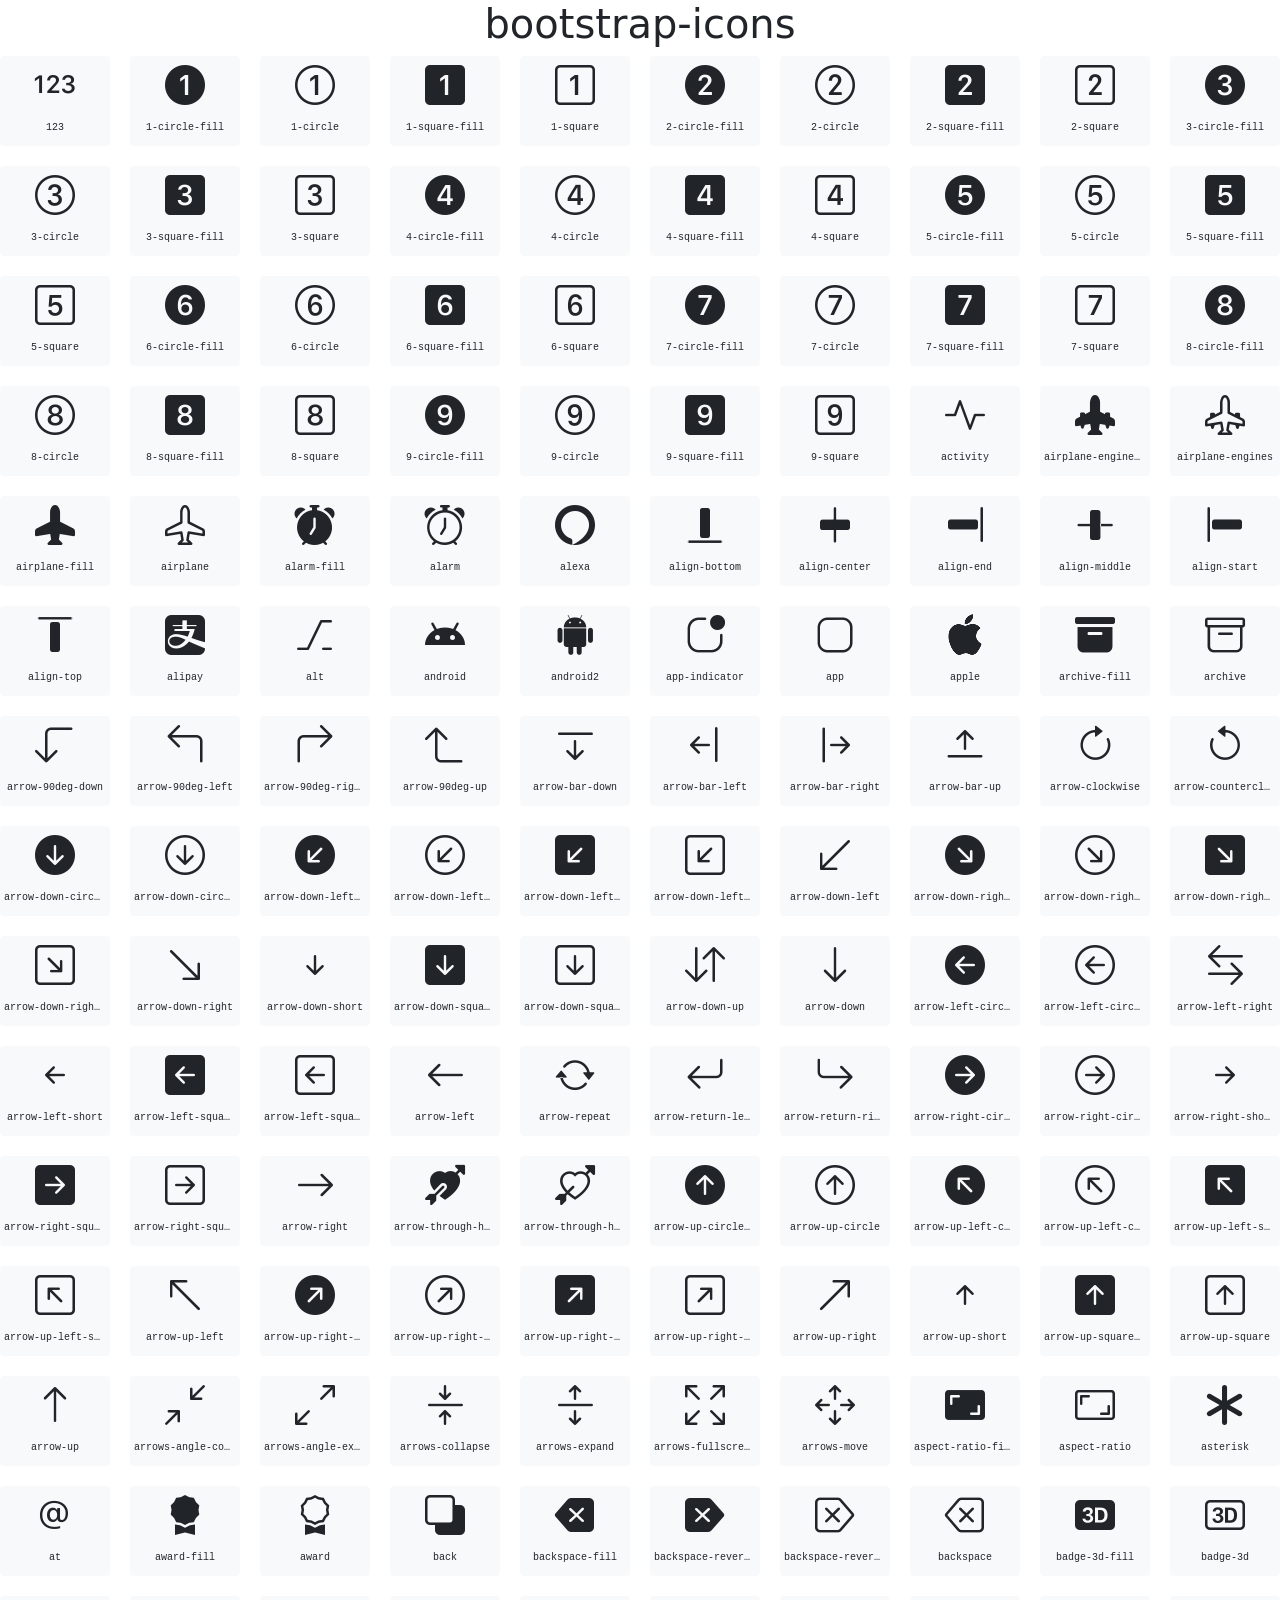
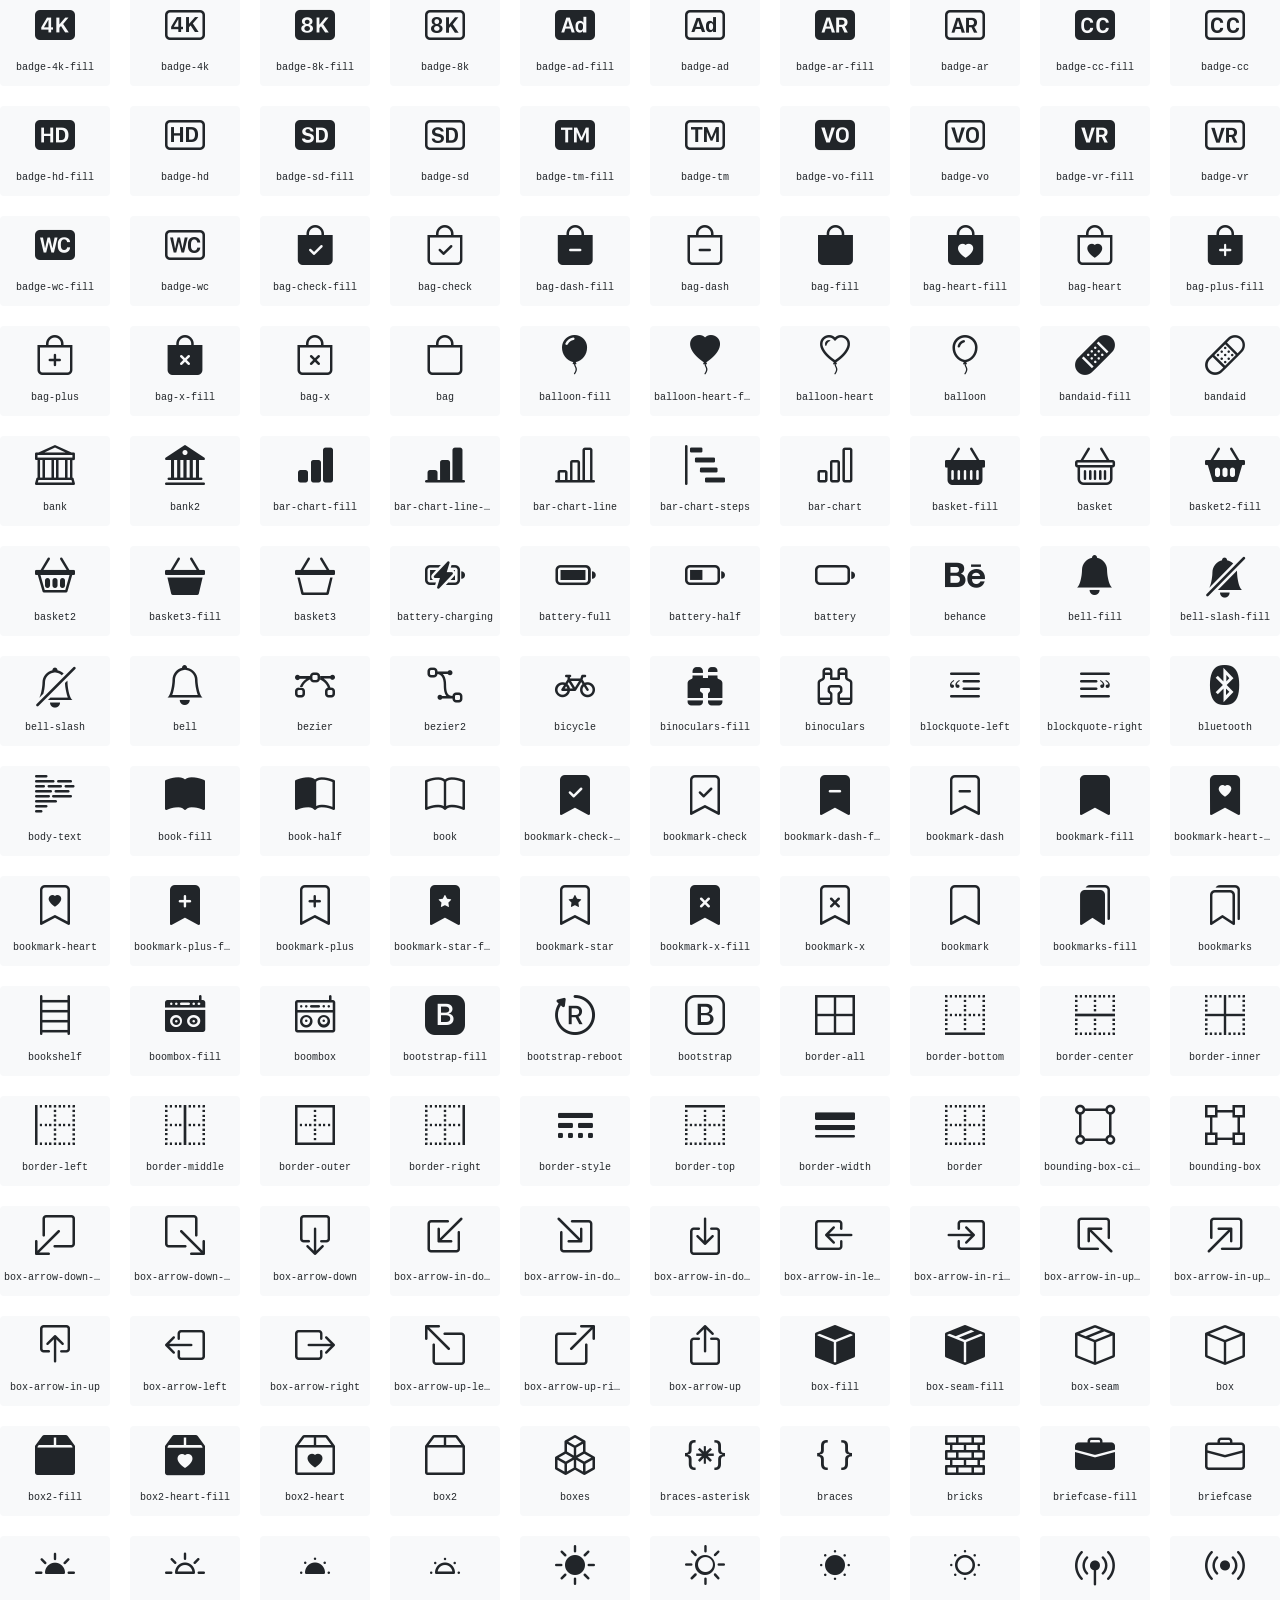
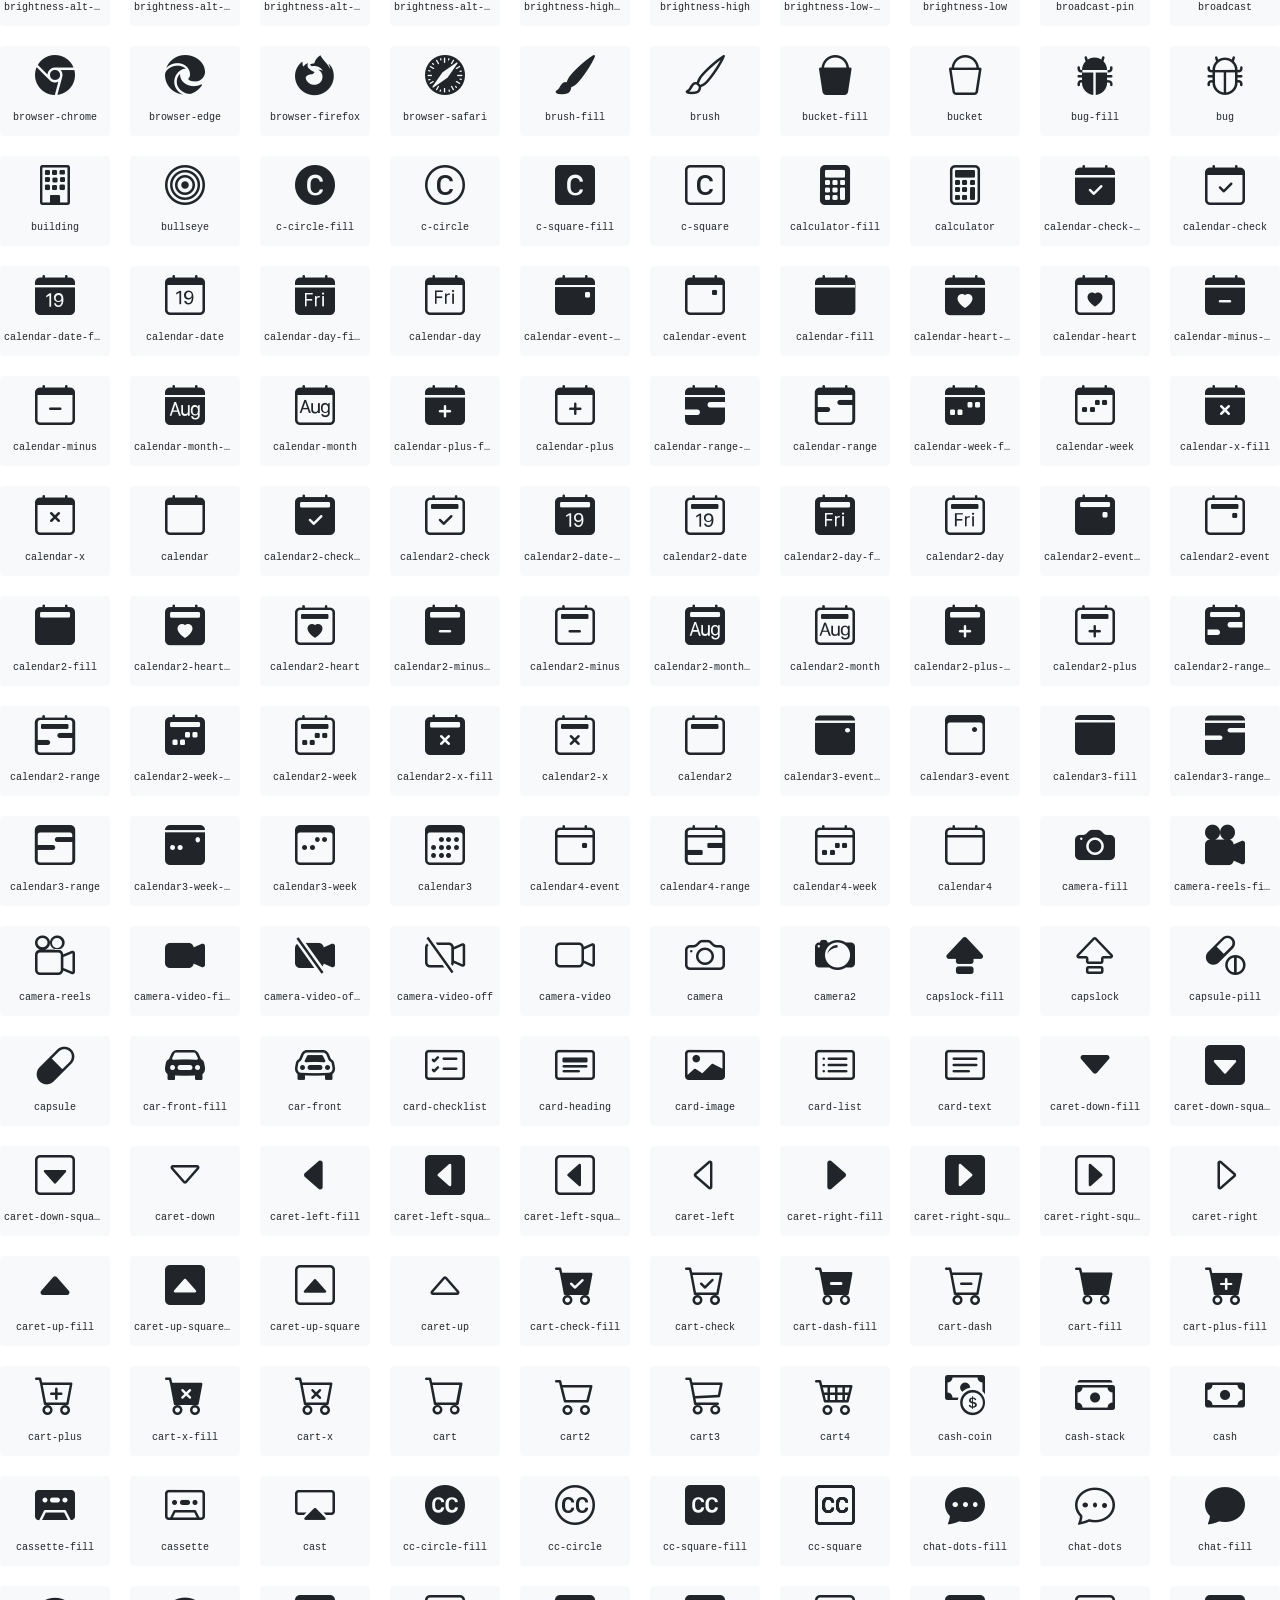
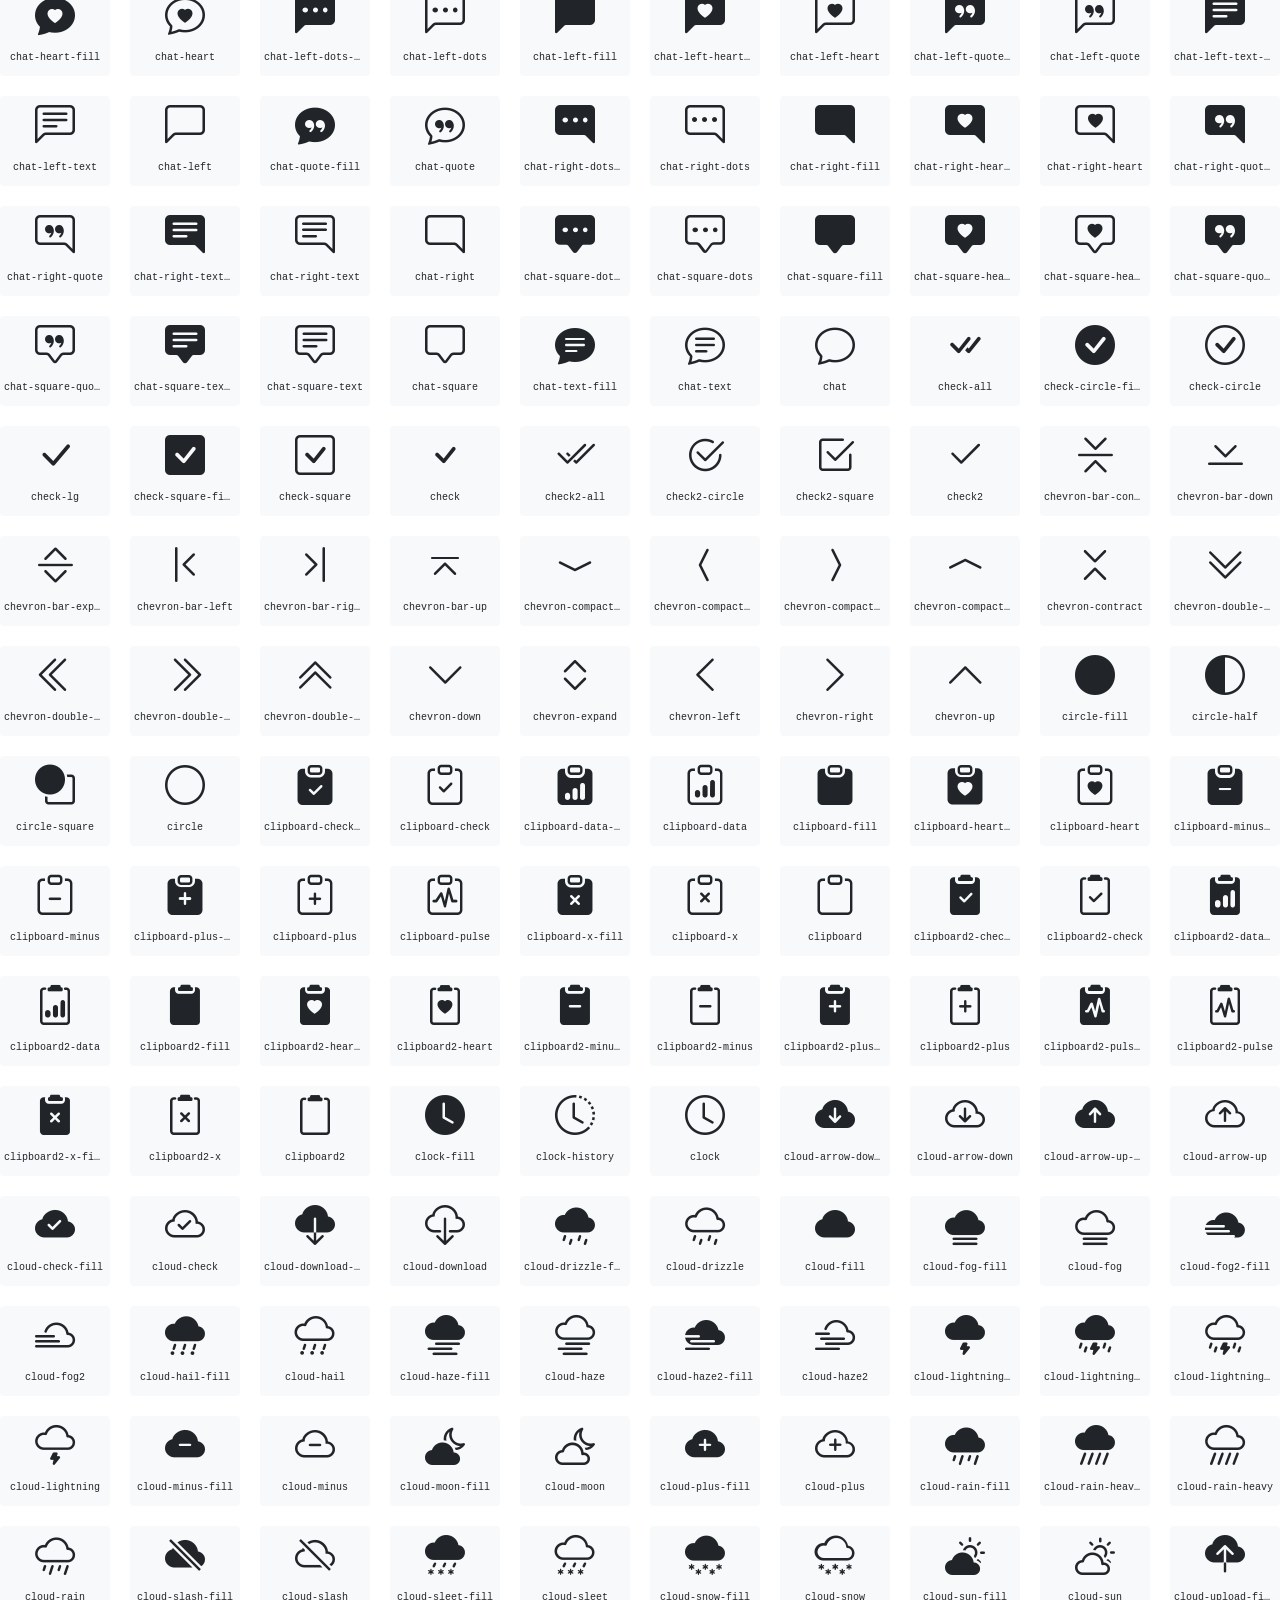
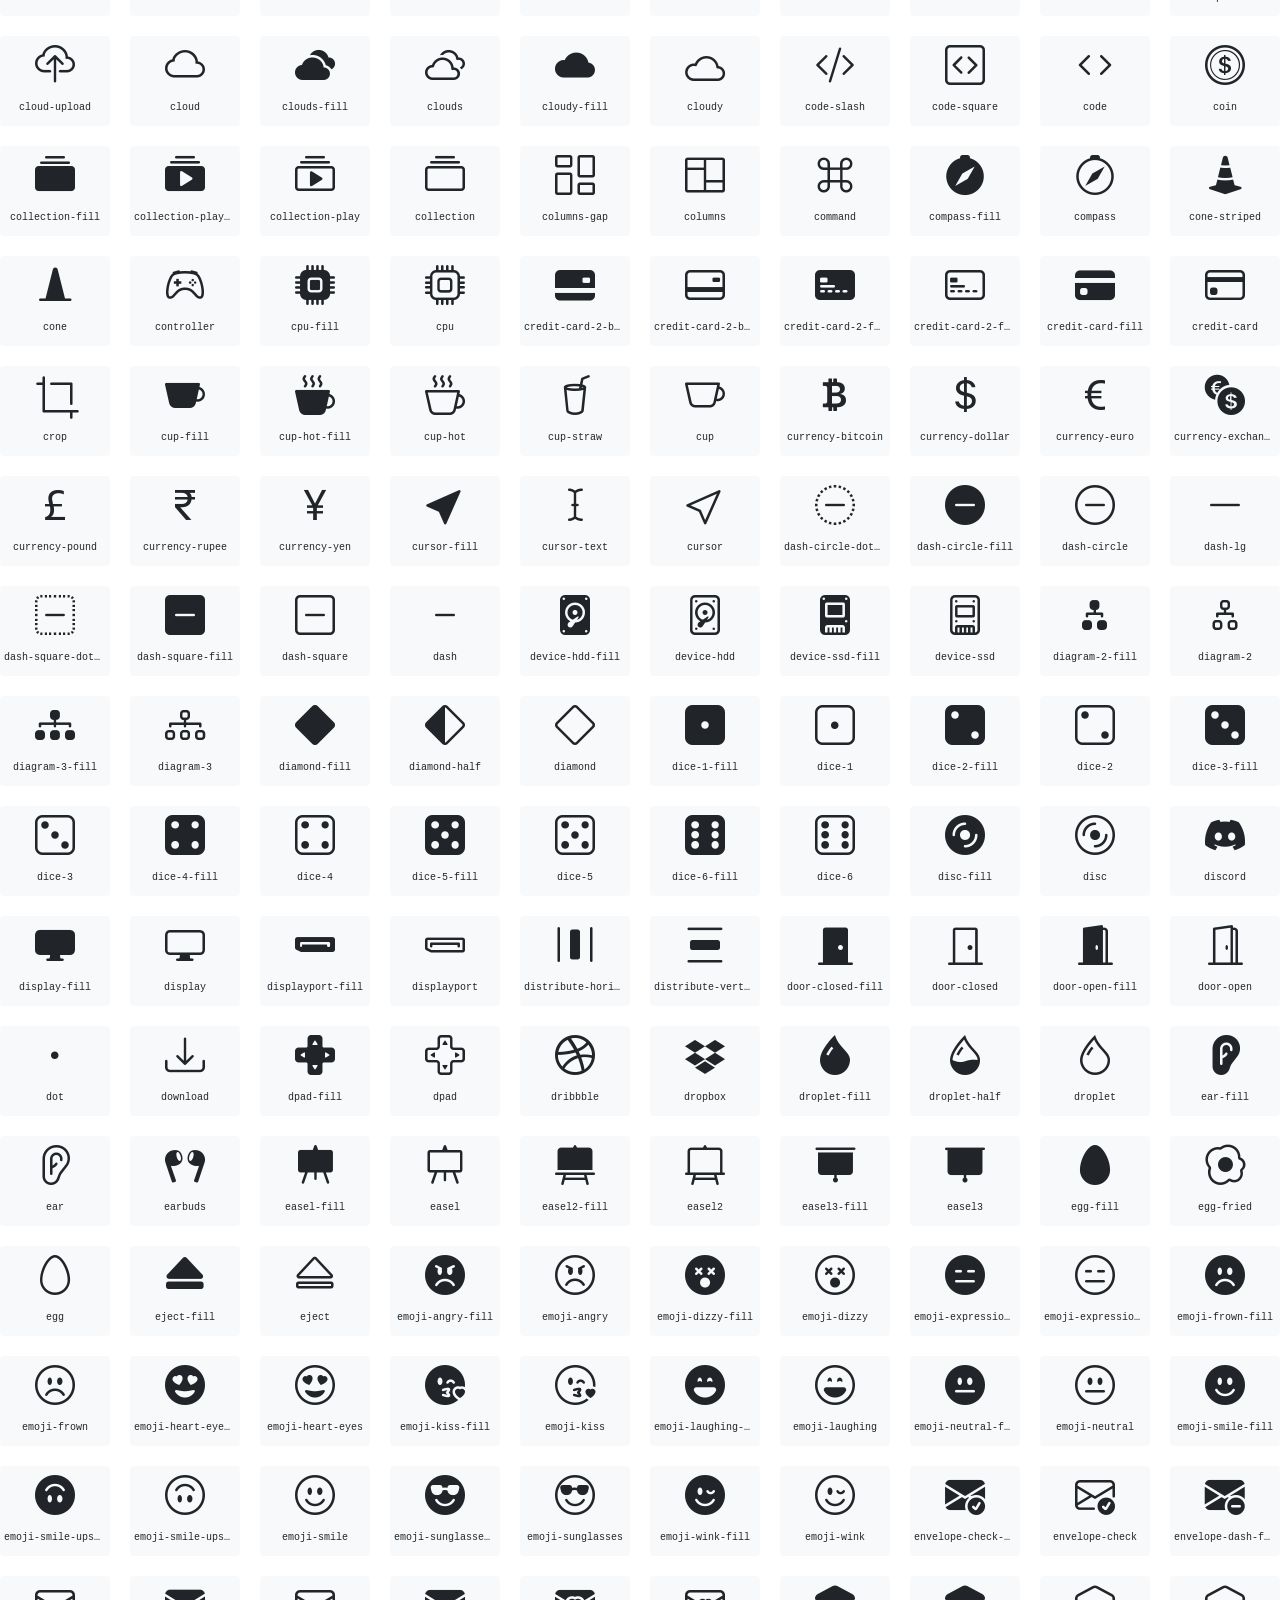
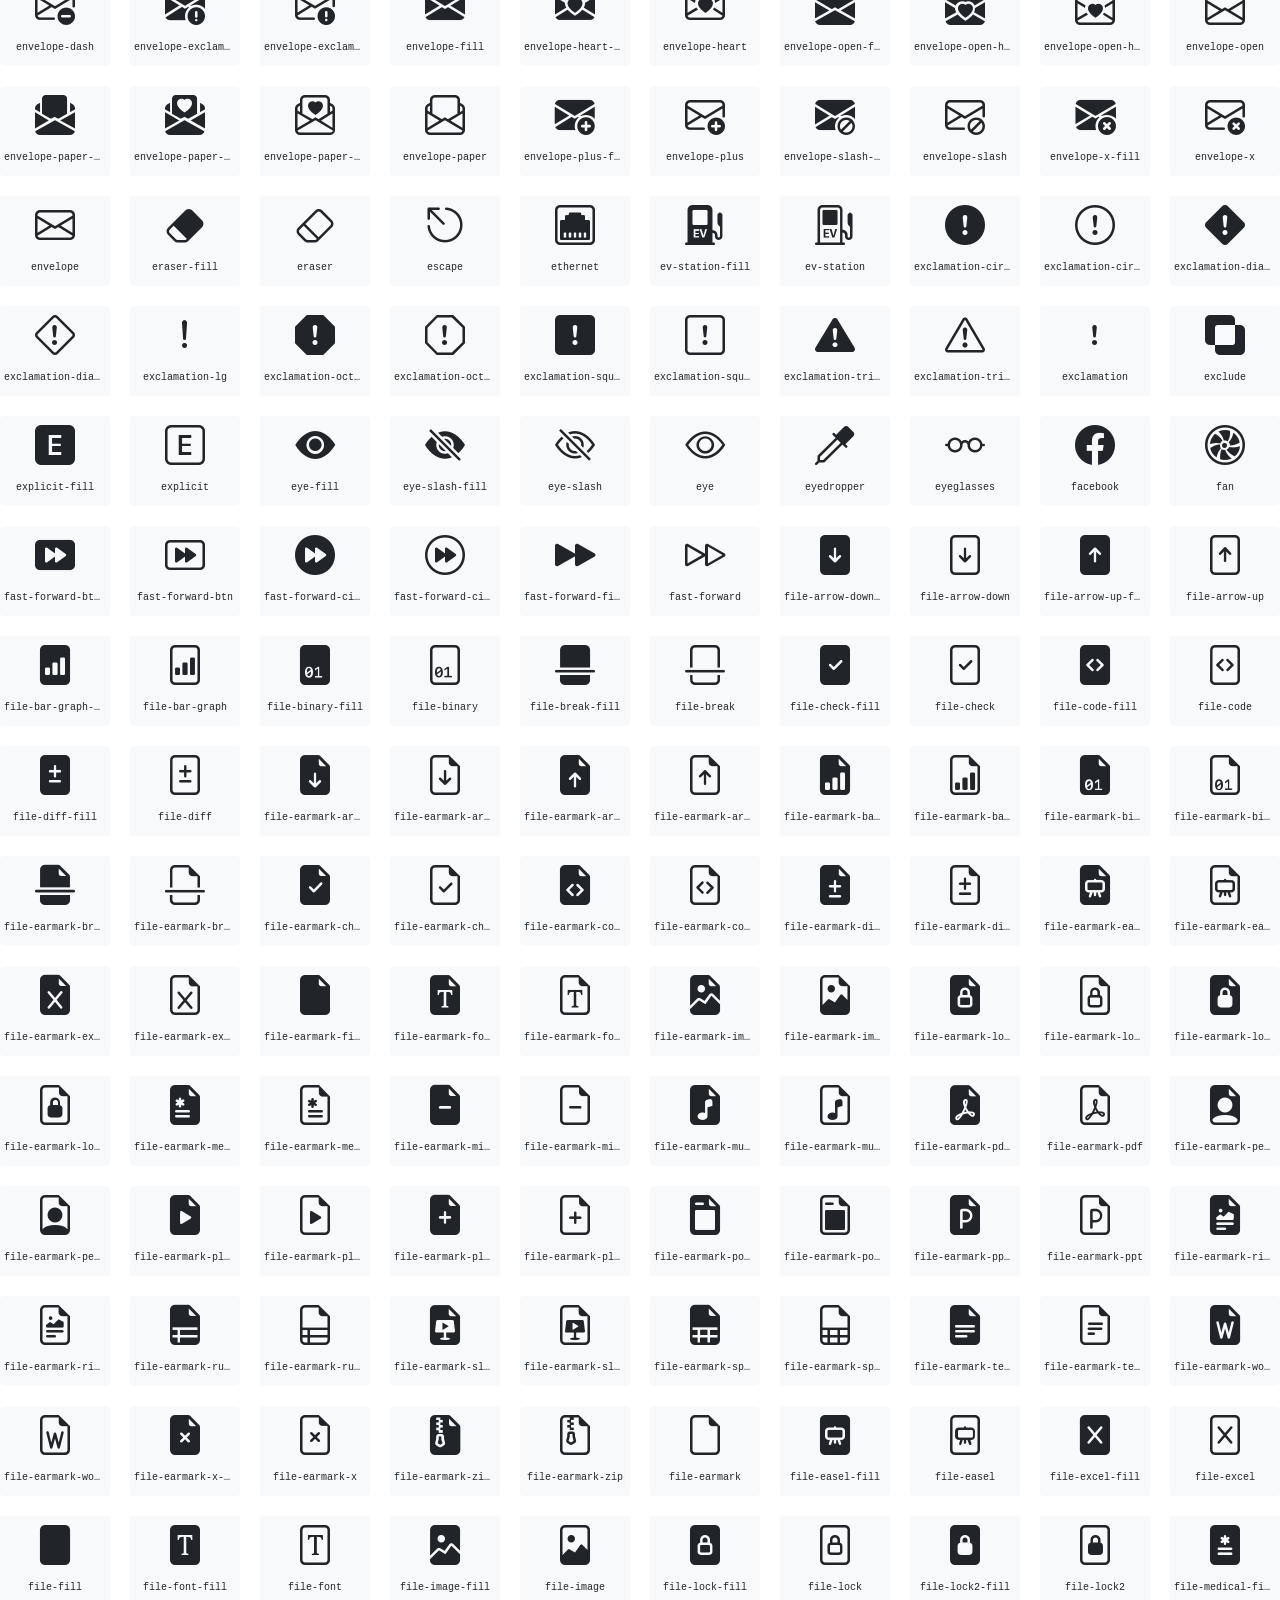
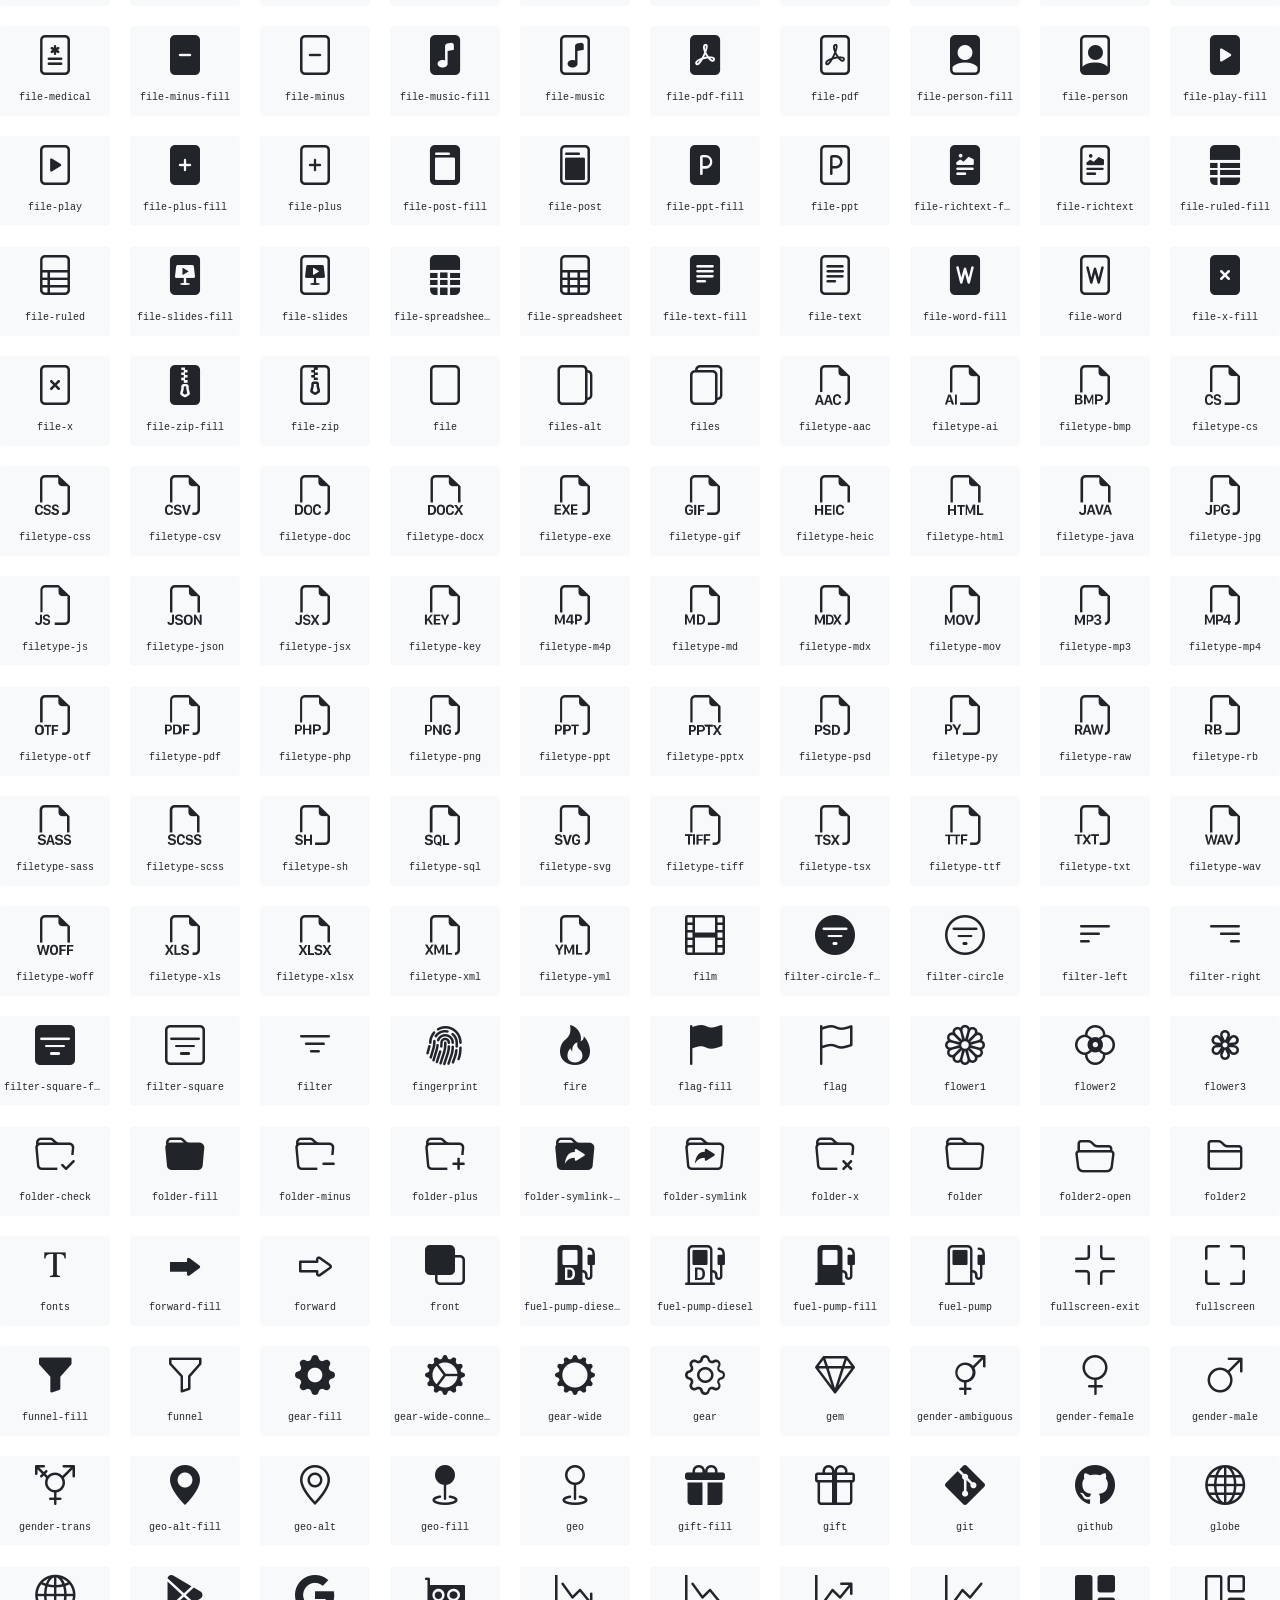
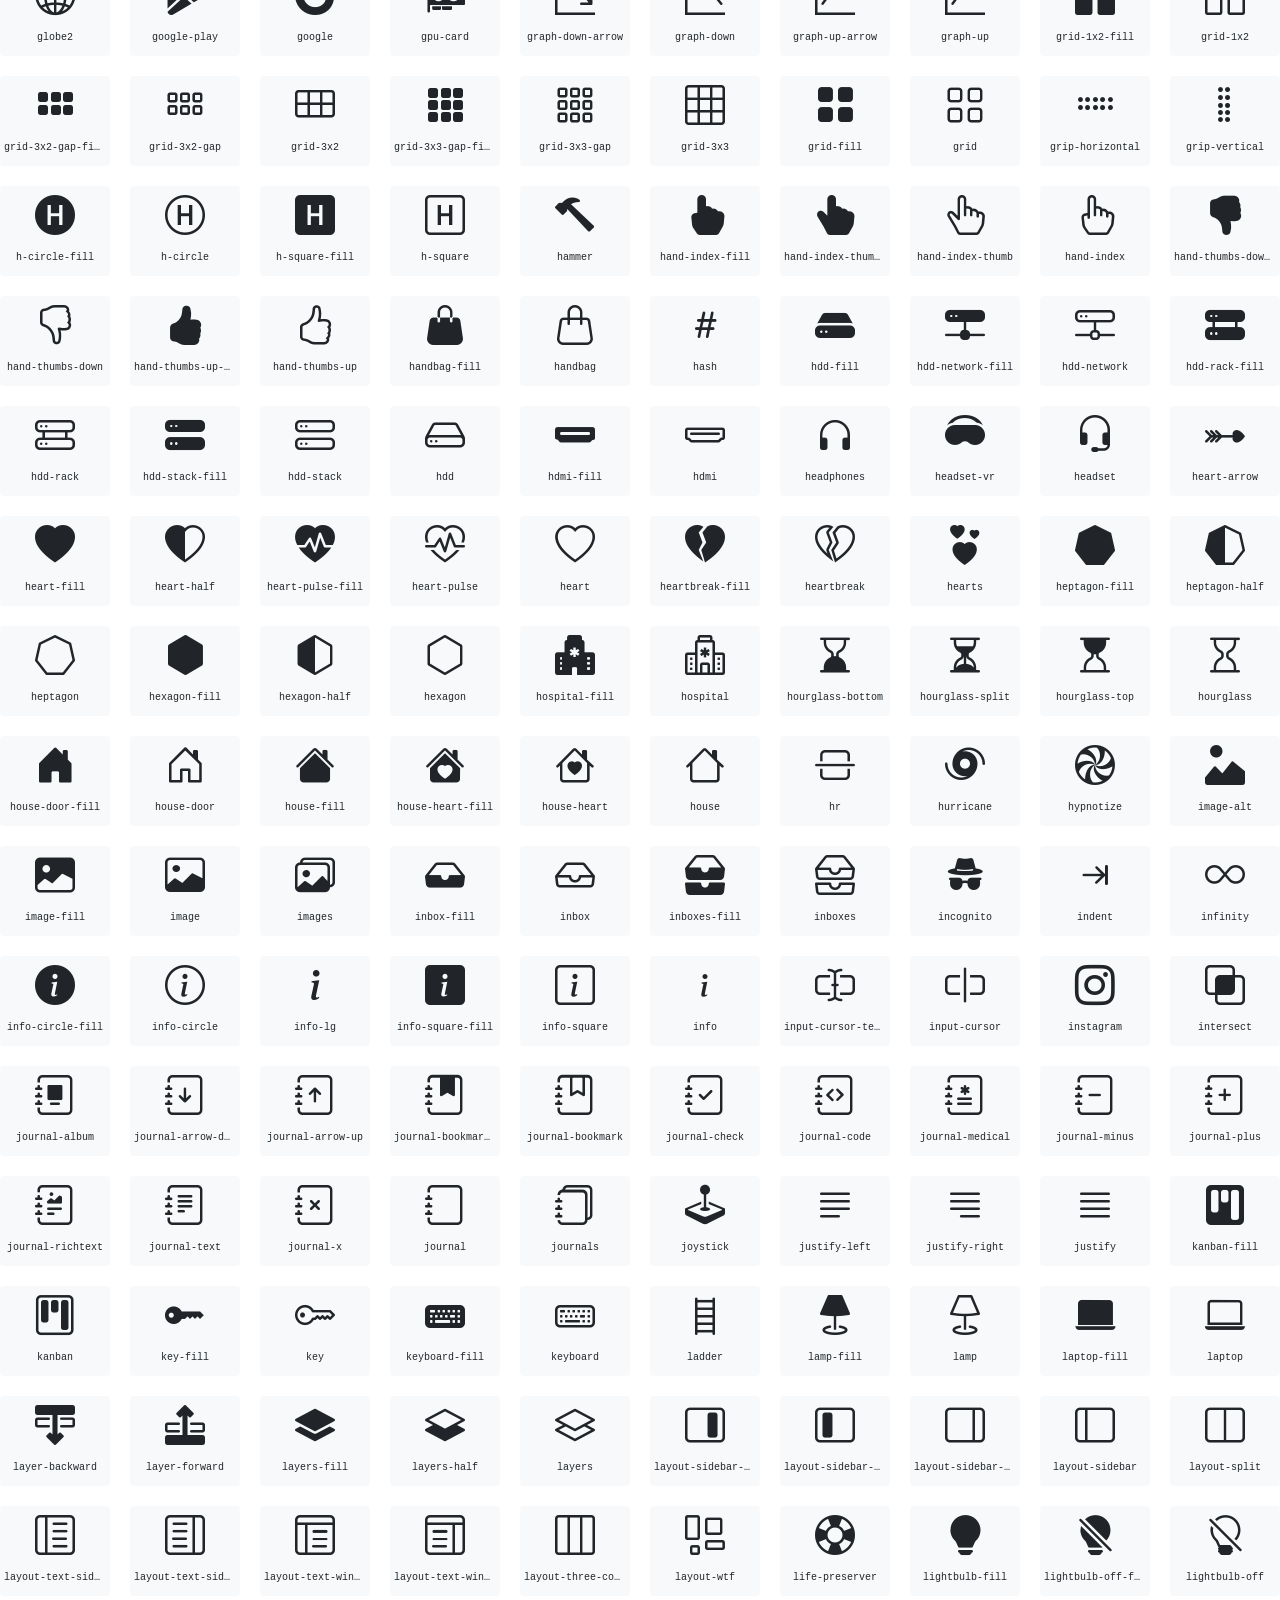
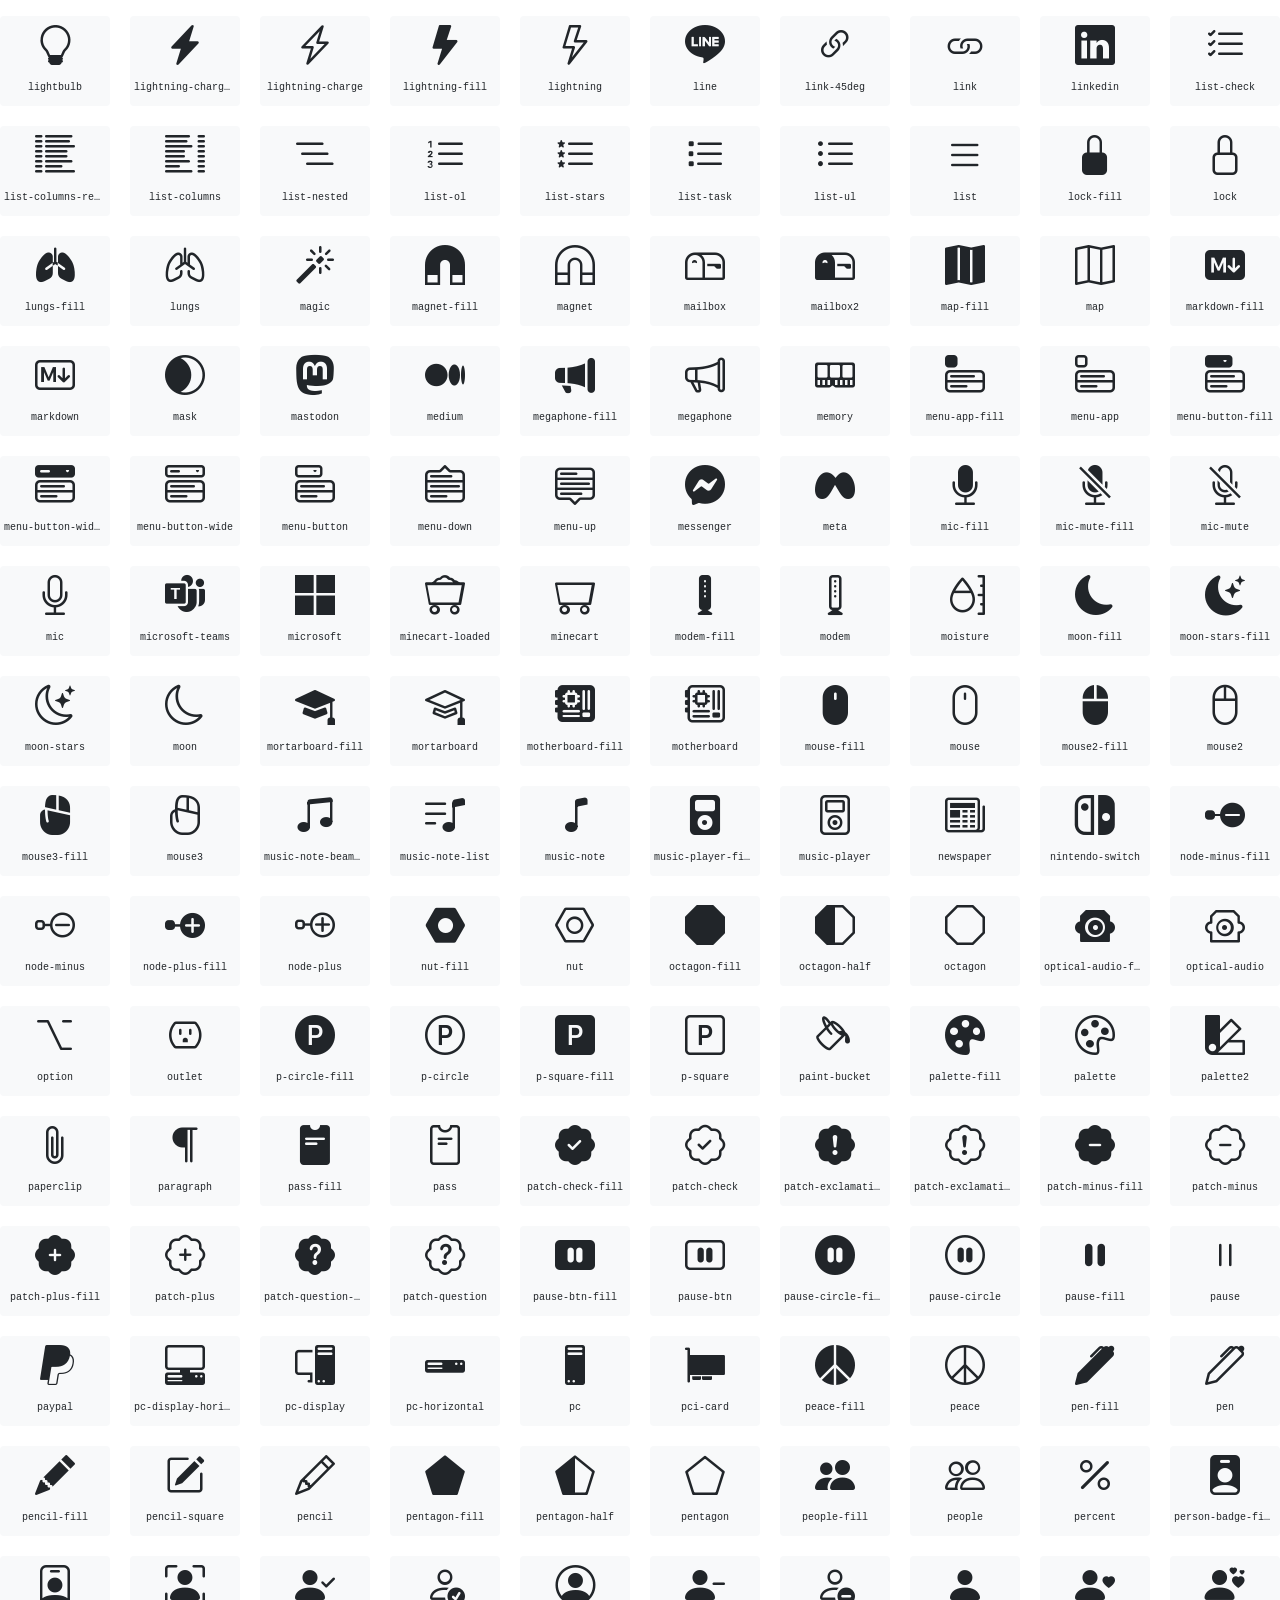
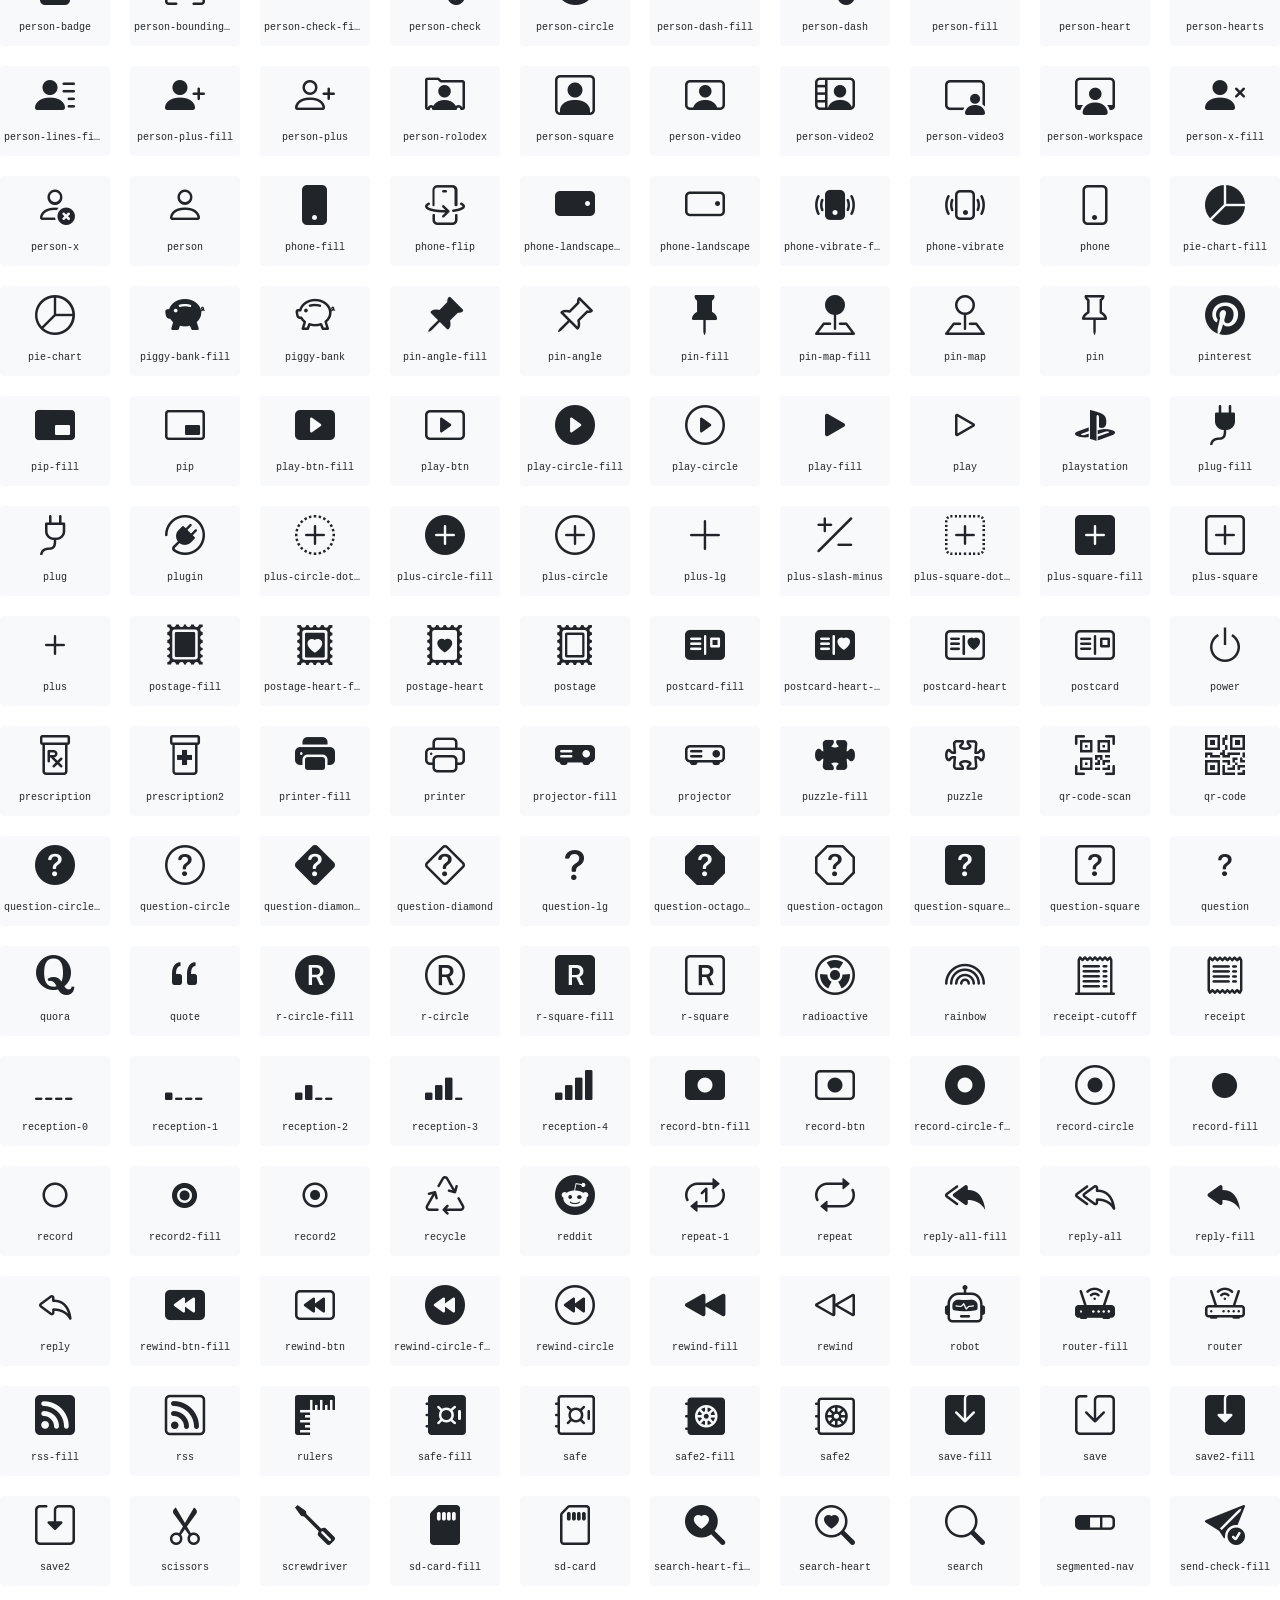
<file: assets/vendor/bootstrap-icons/index.html>
<!doctype html>
<html lang="en">
<head>
  <meta charset="utf-8">
  <title>bootstrap-icons</title>

  <style>
    .icons {
      display: grid;
      max-width: 100%;
      grid-template-columns: repeat(auto-fit, minmax(100px, 1fr) );
      gap: 1.25rem;
    }
    .icon {
      background-color: var(--bs-light);
      border-radius: .25rem;
    }
    .bi {
      margin: .25rem;
      font-size: 2.5rem;
    }
    .label {
      font-family: var(--bs-font-monospace);
    }
    .label {
      display: inline-block;
      width: 100%;
      overflow: hidden;
      padding: .25rem;
      font-size: .625rem;
      text-overflow: ellipsis;
      white-space: nowrap;
    }
  </style>

  <link rel="stylesheet" href="/assets/css/bootstrap.min.css">
  <link rel="stylesheet" href="bootstrap-icons.css">
</head>
<body class="text-center">

  <h1>bootstrap-icons</h1>

  <div class="icons">
    <div class="icon">
      <i class="bi bi-123"></i>
      <div class="label">123</div>
    </div>
    <div class="icon">
      <i class="bi bi-1-circle-fill"></i>
      <div class="label">1-circle-fill</div>
    </div>
    <div class="icon">
      <i class="bi bi-1-circle"></i>
      <div class="label">1-circle</div>
    </div>
    <div class="icon">
      <i class="bi bi-1-square-fill"></i>
      <div class="label">1-square-fill</div>
    </div>
    <div class="icon">
      <i class="bi bi-1-square"></i>
      <div class="label">1-square</div>
    </div>
    <div class="icon">
      <i class="bi bi-2-circle-fill"></i>
      <div class="label">2-circle-fill</div>
    </div>
    <div class="icon">
      <i class="bi bi-2-circle"></i>
      <div class="label">2-circle</div>
    </div>
    <div class="icon">
      <i class="bi bi-2-square-fill"></i>
      <div class="label">2-square-fill</div>
    </div>
    <div class="icon">
      <i class="bi bi-2-square"></i>
      <div class="label">2-square</div>
    </div>
    <div class="icon">
      <i class="bi bi-3-circle-fill"></i>
      <div class="label">3-circle-fill</div>
    </div>
    <div class="icon">
      <i class="bi bi-3-circle"></i>
      <div class="label">3-circle</div>
    </div>
    <div class="icon">
      <i class="bi bi-3-square-fill"></i>
      <div class="label">3-square-fill</div>
    </div>
    <div class="icon">
      <i class="bi bi-3-square"></i>
      <div class="label">3-square</div>
    </div>
    <div class="icon">
      <i class="bi bi-4-circle-fill"></i>
      <div class="label">4-circle-fill</div>
    </div>
    <div class="icon">
      <i class="bi bi-4-circle"></i>
      <div class="label">4-circle</div>
    </div>
    <div class="icon">
      <i class="bi bi-4-square-fill"></i>
      <div class="label">4-square-fill</div>
    </div>
    <div class="icon">
      <i class="bi bi-4-square"></i>
      <div class="label">4-square</div>
    </div>
    <div class="icon">
      <i class="bi bi-5-circle-fill"></i>
      <div class="label">5-circle-fill</div>
    </div>
    <div class="icon">
      <i class="bi bi-5-circle"></i>
      <div class="label">5-circle</div>
    </div>
    <div class="icon">
      <i class="bi bi-5-square-fill"></i>
      <div class="label">5-square-fill</div>
    </div>
    <div class="icon">
      <i class="bi bi-5-square"></i>
      <div class="label">5-square</div>
    </div>
    <div class="icon">
      <i class="bi bi-6-circle-fill"></i>
      <div class="label">6-circle-fill</div>
    </div>
    <div class="icon">
      <i class="bi bi-6-circle"></i>
      <div class="label">6-circle</div>
    </div>
    <div class="icon">
      <i class="bi bi-6-square-fill"></i>
      <div class="label">6-square-fill</div>
    </div>
    <div class="icon">
      <i class="bi bi-6-square"></i>
      <div class="label">6-square</div>
    </div>
    <div class="icon">
      <i class="bi bi-7-circle-fill"></i>
      <div class="label">7-circle-fill</div>
    </div>
    <div class="icon">
      <i class="bi bi-7-circle"></i>
      <div class="label">7-circle</div>
    </div>
    <div class="icon">
      <i class="bi bi-7-square-fill"></i>
      <div class="label">7-square-fill</div>
    </div>
    <div class="icon">
      <i class="bi bi-7-square"></i>
      <div class="label">7-square</div>
    </div>
    <div class="icon">
      <i class="bi bi-8-circle-fill"></i>
      <div class="label">8-circle-fill</div>
    </div>
    <div class="icon">
      <i class="bi bi-8-circle"></i>
      <div class="label">8-circle</div>
    </div>
    <div class="icon">
      <i class="bi bi-8-square-fill"></i>
      <div class="label">8-square-fill</div>
    </div>
    <div class="icon">
      <i class="bi bi-8-square"></i>
      <div class="label">8-square</div>
    </div>
    <div class="icon">
      <i class="bi bi-9-circle-fill"></i>
      <div class="label">9-circle-fill</div>
    </div>
    <div class="icon">
      <i class="bi bi-9-circle"></i>
      <div class="label">9-circle</div>
    </div>
    <div class="icon">
      <i class="bi bi-9-square-fill"></i>
      <div class="label">9-square-fill</div>
    </div>
    <div class="icon">
      <i class="bi bi-9-square"></i>
      <div class="label">9-square</div>
    </div>
    <div class="icon">
      <i class="bi bi-activity"></i>
      <div class="label">activity</div>
    </div>
    <div class="icon">
      <i class="bi bi-airplane-engines-fill"></i>
      <div class="label">airplane-engines-fill</div>
    </div>
    <div class="icon">
      <i class="bi bi-airplane-engines"></i>
      <div class="label">airplane-engines</div>
    </div>
    <div class="icon">
      <i class="bi bi-airplane-fill"></i>
      <div class="label">airplane-fill</div>
    </div>
    <div class="icon">
      <i class="bi bi-airplane"></i>
      <div class="label">airplane</div>
    </div>
    <div class="icon">
      <i class="bi bi-alarm-fill"></i>
      <div class="label">alarm-fill</div>
    </div>
    <div class="icon">
      <i class="bi bi-alarm"></i>
      <div class="label">alarm</div>
    </div>
    <div class="icon">
      <i class="bi bi-alexa"></i>
      <div class="label">alexa</div>
    </div>
    <div class="icon">
      <i class="bi bi-align-bottom"></i>
      <div class="label">align-bottom</div>
    </div>
    <div class="icon">
      <i class="bi bi-align-center"></i>
      <div class="label">align-center</div>
    </div>
    <div class="icon">
      <i class="bi bi-align-end"></i>
      <div class="label">align-end</div>
    </div>
    <div class="icon">
      <i class="bi bi-align-middle"></i>
      <div class="label">align-middle</div>
    </div>
    <div class="icon">
      <i class="bi bi-align-start"></i>
      <div class="label">align-start</div>
    </div>
    <div class="icon">
      <i class="bi bi-align-top"></i>
      <div class="label">align-top</div>
    </div>
    <div class="icon">
      <i class="bi bi-alipay"></i>
      <div class="label">alipay</div>
    </div>
    <div class="icon">
      <i class="bi bi-alt"></i>
      <div class="label">alt</div>
    </div>
    <div class="icon">
      <i class="bi bi-android"></i>
      <div class="label">android</div>
    </div>
    <div class="icon">
      <i class="bi bi-android2"></i>
      <div class="label">android2</div>
    </div>
    <div class="icon">
      <i class="bi bi-app-indicator"></i>
      <div class="label">app-indicator</div>
    </div>
    <div class="icon">
      <i class="bi bi-app"></i>
      <div class="label">app</div>
    </div>
    <div class="icon">
      <i class="bi bi-apple"></i>
      <div class="label">apple</div>
    </div>
    <div class="icon">
      <i class="bi bi-archive-fill"></i>
      <div class="label">archive-fill</div>
    </div>
    <div class="icon">
      <i class="bi bi-archive"></i>
      <div class="label">archive</div>
    </div>
    <div class="icon">
      <i class="bi bi-arrow-90deg-down"></i>
      <div class="label">arrow-90deg-down</div>
    </div>
    <div class="icon">
      <i class="bi bi-arrow-90deg-left"></i>
      <div class="label">arrow-90deg-left</div>
    </div>
    <div class="icon">
      <i class="bi bi-arrow-90deg-right"></i>
      <div class="label">arrow-90deg-right</div>
    </div>
    <div class="icon">
      <i class="bi bi-arrow-90deg-up"></i>
      <div class="label">arrow-90deg-up</div>
    </div>
    <div class="icon">
      <i class="bi bi-arrow-bar-down"></i>
      <div class="label">arrow-bar-down</div>
    </div>
    <div class="icon">
      <i class="bi bi-arrow-bar-left"></i>
      <div class="label">arrow-bar-left</div>
    </div>
    <div class="icon">
      <i class="bi bi-arrow-bar-right"></i>
      <div class="label">arrow-bar-right</div>
    </div>
    <div class="icon">
      <i class="bi bi-arrow-bar-up"></i>
      <div class="label">arrow-bar-up</div>
    </div>
    <div class="icon">
      <i class="bi bi-arrow-clockwise"></i>
      <div class="label">arrow-clockwise</div>
    </div>
    <div class="icon">
      <i class="bi bi-arrow-counterclockwise"></i>
      <div class="label">arrow-counterclockwise</div>
    </div>
    <div class="icon">
      <i class="bi bi-arrow-down-circle-fill"></i>
      <div class="label">arrow-down-circle-fill</div>
    </div>
    <div class="icon">
      <i class="bi bi-arrow-down-circle"></i>
      <div class="label">arrow-down-circle</div>
    </div>
    <div class="icon">
      <i class="bi bi-arrow-down-left-circle-fill"></i>
      <div class="label">arrow-down-left-circle-fill</div>
    </div>
    <div class="icon">
      <i class="bi bi-arrow-down-left-circle"></i>
      <div class="label">arrow-down-left-circle</div>
    </div>
    <div class="icon">
      <i class="bi bi-arrow-down-left-square-fill"></i>
      <div class="label">arrow-down-left-square-fill</div>
    </div>
    <div class="icon">
      <i class="bi bi-arrow-down-left-square"></i>
      <div class="label">arrow-down-left-square</div>
    </div>
    <div class="icon">
      <i class="bi bi-arrow-down-left"></i>
      <div class="label">arrow-down-left</div>
    </div>
    <div class="icon">
      <i class="bi bi-arrow-down-right-circle-fill"></i>
      <div class="label">arrow-down-right-circle-fill</div>
    </div>
    <div class="icon">
      <i class="bi bi-arrow-down-right-circle"></i>
      <div class="label">arrow-down-right-circle</div>
    </div>
    <div class="icon">
      <i class="bi bi-arrow-down-right-square-fill"></i>
      <div class="label">arrow-down-right-square-fill</div>
    </div>
    <div class="icon">
      <i class="bi bi-arrow-down-right-square"></i>
      <div class="label">arrow-down-right-square</div>
    </div>
    <div class="icon">
      <i class="bi bi-arrow-down-right"></i>
      <div class="label">arrow-down-right</div>
    </div>
    <div class="icon">
      <i class="bi bi-arrow-down-short"></i>
      <div class="label">arrow-down-short</div>
    </div>
    <div class="icon">
      <i class="bi bi-arrow-down-square-fill"></i>
      <div class="label">arrow-down-square-fill</div>
    </div>
    <div class="icon">
      <i class="bi bi-arrow-down-square"></i>
      <div class="label">arrow-down-square</div>
    </div>
    <div class="icon">
      <i class="bi bi-arrow-down-up"></i>
      <div class="label">arrow-down-up</div>
    </div>
    <div class="icon">
      <i class="bi bi-arrow-down"></i>
      <div class="label">arrow-down</div>
    </div>
    <div class="icon">
      <i class="bi bi-arrow-left-circle-fill"></i>
      <div class="label">arrow-left-circle-fill</div>
    </div>
    <div class="icon">
      <i class="bi bi-arrow-left-circle"></i>
      <div class="label">arrow-left-circle</div>
    </div>
    <div class="icon">
      <i class="bi bi-arrow-left-right"></i>
      <div class="label">arrow-left-right</div>
    </div>
    <div class="icon">
      <i class="bi bi-arrow-left-short"></i>
      <div class="label">arrow-left-short</div>
    </div>
    <div class="icon">
      <i class="bi bi-arrow-left-square-fill"></i>
      <div class="label">arrow-left-square-fill</div>
    </div>
    <div class="icon">
      <i class="bi bi-arrow-left-square"></i>
      <div class="label">arrow-left-square</div>
    </div>
    <div class="icon">
      <i class="bi bi-arrow-left"></i>
      <div class="label">arrow-left</div>
    </div>
    <div class="icon">
      <i class="bi bi-arrow-repeat"></i>
      <div class="label">arrow-repeat</div>
    </div>
    <div class="icon">
      <i class="bi bi-arrow-return-left"></i>
      <div class="label">arrow-return-left</div>
    </div>
    <div class="icon">
      <i class="bi bi-arrow-return-right"></i>
      <div class="label">arrow-return-right</div>
    </div>
    <div class="icon">
      <i class="bi bi-arrow-right-circle-fill"></i>
      <div class="label">arrow-right-circle-fill</div>
    </div>
    <div class="icon">
      <i class="bi bi-arrow-right-circle"></i>
      <div class="label">arrow-right-circle</div>
    </div>
    <div class="icon">
      <i class="bi bi-arrow-right-short"></i>
      <div class="label">arrow-right-short</div>
    </div>
    <div class="icon">
      <i class="bi bi-arrow-right-square-fill"></i>
      <div class="label">arrow-right-square-fill</div>
    </div>
    <div class="icon">
      <i class="bi bi-arrow-right-square"></i>
      <div class="label">arrow-right-square</div>
    </div>
    <div class="icon">
      <i class="bi bi-arrow-right"></i>
      <div class="label">arrow-right</div>
    </div>
    <div class="icon">
      <i class="bi bi-arrow-through-heart-fill"></i>
      <div class="label">arrow-through-heart-fill</div>
    </div>
    <div class="icon">
      <i class="bi bi-arrow-through-heart"></i>
      <div class="label">arrow-through-heart</div>
    </div>
    <div class="icon">
      <i class="bi bi-arrow-up-circle-fill"></i>
      <div class="label">arrow-up-circle-fill</div>
    </div>
    <div class="icon">
      <i class="bi bi-arrow-up-circle"></i>
      <div class="label">arrow-up-circle</div>
    </div>
    <div class="icon">
      <i class="bi bi-arrow-up-left-circle-fill"></i>
      <div class="label">arrow-up-left-circle-fill</div>
    </div>
    <div class="icon">
      <i class="bi bi-arrow-up-left-circle"></i>
      <div class="label">arrow-up-left-circle</div>
    </div>
    <div class="icon">
      <i class="bi bi-arrow-up-left-square-fill"></i>
      <div class="label">arrow-up-left-square-fill</div>
    </div>
    <div class="icon">
      <i class="bi bi-arrow-up-left-square"></i>
      <div class="label">arrow-up-left-square</div>
    </div>
    <div class="icon">
      <i class="bi bi-arrow-up-left"></i>
      <div class="label">arrow-up-left</div>
    </div>
    <div class="icon">
      <i class="bi bi-arrow-up-right-circle-fill"></i>
      <div class="label">arrow-up-right-circle-fill</div>
    </div>
    <div class="icon">
      <i class="bi bi-arrow-up-right-circle"></i>
      <div class="label">arrow-up-right-circle</div>
    </div>
    <div class="icon">
      <i class="bi bi-arrow-up-right-square-fill"></i>
      <div class="label">arrow-up-right-square-fill</div>
    </div>
    <div class="icon">
      <i class="bi bi-arrow-up-right-square"></i>
      <div class="label">arrow-up-right-square</div>
    </div>
    <div class="icon">
      <i class="bi bi-arrow-up-right"></i>
      <div class="label">arrow-up-right</div>
    </div>
    <div class="icon">
      <i class="bi bi-arrow-up-short"></i>
      <div class="label">arrow-up-short</div>
    </div>
    <div class="icon">
      <i class="bi bi-arrow-up-square-fill"></i>
      <div class="label">arrow-up-square-fill</div>
    </div>
    <div class="icon">
      <i class="bi bi-arrow-up-square"></i>
      <div class="label">arrow-up-square</div>
    </div>
    <div class="icon">
      <i class="bi bi-arrow-up"></i>
      <div class="label">arrow-up</div>
    </div>
    <div class="icon">
      <i class="bi bi-arrows-angle-contract"></i>
      <div class="label">arrows-angle-contract</div>
    </div>
    <div class="icon">
      <i class="bi bi-arrows-angle-expand"></i>
      <div class="label">arrows-angle-expand</div>
    </div>
    <div class="icon">
      <i class="bi bi-arrows-collapse"></i>
      <div class="label">arrows-collapse</div>
    </div>
    <div class="icon">
      <i class="bi bi-arrows-expand"></i>
      <div class="label">arrows-expand</div>
    </div>
    <div class="icon">
      <i class="bi bi-arrows-fullscreen"></i>
      <div class="label">arrows-fullscreen</div>
    </div>
    <div class="icon">
      <i class="bi bi-arrows-move"></i>
      <div class="label">arrows-move</div>
    </div>
    <div class="icon">
      <i class="bi bi-aspect-ratio-fill"></i>
      <div class="label">aspect-ratio-fill</div>
    </div>
    <div class="icon">
      <i class="bi bi-aspect-ratio"></i>
      <div class="label">aspect-ratio</div>
    </div>
    <div class="icon">
      <i class="bi bi-asterisk"></i>
      <div class="label">asterisk</div>
    </div>
    <div class="icon">
      <i class="bi bi-at"></i>
      <div class="label">at</div>
    </div>
    <div class="icon">
      <i class="bi bi-award-fill"></i>
      <div class="label">award-fill</div>
    </div>
    <div class="icon">
      <i class="bi bi-award"></i>
      <div class="label">award</div>
    </div>
    <div class="icon">
      <i class="bi bi-back"></i>
      <div class="label">back</div>
    </div>
    <div class="icon">
      <i class="bi bi-backspace-fill"></i>
      <div class="label">backspace-fill</div>
    </div>
    <div class="icon">
      <i class="bi bi-backspace-reverse-fill"></i>
      <div class="label">backspace-reverse-fill</div>
    </div>
    <div class="icon">
      <i class="bi bi-backspace-reverse"></i>
      <div class="label">backspace-reverse</div>
    </div>
    <div class="icon">
      <i class="bi bi-backspace"></i>
      <div class="label">backspace</div>
    </div>
    <div class="icon">
      <i class="bi bi-badge-3d-fill"></i>
      <div class="label">badge-3d-fill</div>
    </div>
    <div class="icon">
      <i class="bi bi-badge-3d"></i>
      <div class="label">badge-3d</div>
    </div>
    <div class="icon">
      <i class="bi bi-badge-4k-fill"></i>
      <div class="label">badge-4k-fill</div>
    </div>
    <div class="icon">
      <i class="bi bi-badge-4k"></i>
      <div class="label">badge-4k</div>
    </div>
    <div class="icon">
      <i class="bi bi-badge-8k-fill"></i>
      <div class="label">badge-8k-fill</div>
    </div>
    <div class="icon">
      <i class="bi bi-badge-8k"></i>
      <div class="label">badge-8k</div>
    </div>
    <div class="icon">
      <i class="bi bi-badge-ad-fill"></i>
      <div class="label">badge-ad-fill</div>
    </div>
    <div class="icon">
      <i class="bi bi-badge-ad"></i>
      <div class="label">badge-ad</div>
    </div>
    <div class="icon">
      <i class="bi bi-badge-ar-fill"></i>
      <div class="label">badge-ar-fill</div>
    </div>
    <div class="icon">
      <i class="bi bi-badge-ar"></i>
      <div class="label">badge-ar</div>
    </div>
    <div class="icon">
      <i class="bi bi-badge-cc-fill"></i>
      <div class="label">badge-cc-fill</div>
    </div>
    <div class="icon">
      <i class="bi bi-badge-cc"></i>
      <div class="label">badge-cc</div>
    </div>
    <div class="icon">
      <i class="bi bi-badge-hd-fill"></i>
      <div class="label">badge-hd-fill</div>
    </div>
    <div class="icon">
      <i class="bi bi-badge-hd"></i>
      <div class="label">badge-hd</div>
    </div>
    <div class="icon">
      <i class="bi bi-badge-sd-fill"></i>
      <div class="label">badge-sd-fill</div>
    </div>
    <div class="icon">
      <i class="bi bi-badge-sd"></i>
      <div class="label">badge-sd</div>
    </div>
    <div class="icon">
      <i class="bi bi-badge-tm-fill"></i>
      <div class="label">badge-tm-fill</div>
    </div>
    <div class="icon">
      <i class="bi bi-badge-tm"></i>
      <div class="label">badge-tm</div>
    </div>
    <div class="icon">
      <i class="bi bi-badge-vo-fill"></i>
      <div class="label">badge-vo-fill</div>
    </div>
    <div class="icon">
      <i class="bi bi-badge-vo"></i>
      <div class="label">badge-vo</div>
    </div>
    <div class="icon">
      <i class="bi bi-badge-vr-fill"></i>
      <div class="label">badge-vr-fill</div>
    </div>
    <div class="icon">
      <i class="bi bi-badge-vr"></i>
      <div class="label">badge-vr</div>
    </div>
    <div class="icon">
      <i class="bi bi-badge-wc-fill"></i>
      <div class="label">badge-wc-fill</div>
    </div>
    <div class="icon">
      <i class="bi bi-badge-wc"></i>
      <div class="label">badge-wc</div>
    </div>
    <div class="icon">
      <i class="bi bi-bag-check-fill"></i>
      <div class="label">bag-check-fill</div>
    </div>
    <div class="icon">
      <i class="bi bi-bag-check"></i>
      <div class="label">bag-check</div>
    </div>
    <div class="icon">
      <i class="bi bi-bag-dash-fill"></i>
      <div class="label">bag-dash-fill</div>
    </div>
    <div class="icon">
      <i class="bi bi-bag-dash"></i>
      <div class="label">bag-dash</div>
    </div>
    <div class="icon">
      <i class="bi bi-bag-fill"></i>
      <div class="label">bag-fill</div>
    </div>
    <div class="icon">
      <i class="bi bi-bag-heart-fill"></i>
      <div class="label">bag-heart-fill</div>
    </div>
    <div class="icon">
      <i class="bi bi-bag-heart"></i>
      <div class="label">bag-heart</div>
    </div>
    <div class="icon">
      <i class="bi bi-bag-plus-fill"></i>
      <div class="label">bag-plus-fill</div>
    </div>
    <div class="icon">
      <i class="bi bi-bag-plus"></i>
      <div class="label">bag-plus</div>
    </div>
    <div class="icon">
      <i class="bi bi-bag-x-fill"></i>
      <div class="label">bag-x-fill</div>
    </div>
    <div class="icon">
      <i class="bi bi-bag-x"></i>
      <div class="label">bag-x</div>
    </div>
    <div class="icon">
      <i class="bi bi-bag"></i>
      <div class="label">bag</div>
    </div>
    <div class="icon">
      <i class="bi bi-balloon-fill"></i>
      <div class="label">balloon-fill</div>
    </div>
    <div class="icon">
      <i class="bi bi-balloon-heart-fill"></i>
      <div class="label">balloon-heart-fill</div>
    </div>
    <div class="icon">
      <i class="bi bi-balloon-heart"></i>
      <div class="label">balloon-heart</div>
    </div>
    <div class="icon">
      <i class="bi bi-balloon"></i>
      <div class="label">balloon</div>
    </div>
    <div class="icon">
      <i class="bi bi-bandaid-fill"></i>
      <div class="label">bandaid-fill</div>
    </div>
    <div class="icon">
      <i class="bi bi-bandaid"></i>
      <div class="label">bandaid</div>
    </div>
    <div class="icon">
      <i class="bi bi-bank"></i>
      <div class="label">bank</div>
    </div>
    <div class="icon">
      <i class="bi bi-bank2"></i>
      <div class="label">bank2</div>
    </div>
    <div class="icon">
      <i class="bi bi-bar-chart-fill"></i>
      <div class="label">bar-chart-fill</div>
    </div>
    <div class="icon">
      <i class="bi bi-bar-chart-line-fill"></i>
      <div class="label">bar-chart-line-fill</div>
    </div>
    <div class="icon">
      <i class="bi bi-bar-chart-line"></i>
      <div class="label">bar-chart-line</div>
    </div>
    <div class="icon">
      <i class="bi bi-bar-chart-steps"></i>
      <div class="label">bar-chart-steps</div>
    </div>
    <div class="icon">
      <i class="bi bi-bar-chart"></i>
      <div class="label">bar-chart</div>
    </div>
    <div class="icon">
      <i class="bi bi-basket-fill"></i>
      <div class="label">basket-fill</div>
    </div>
    <div class="icon">
      <i class="bi bi-basket"></i>
      <div class="label">basket</div>
    </div>
    <div class="icon">
      <i class="bi bi-basket2-fill"></i>
      <div class="label">basket2-fill</div>
    </div>
    <div class="icon">
      <i class="bi bi-basket2"></i>
      <div class="label">basket2</div>
    </div>
    <div class="icon">
      <i class="bi bi-basket3-fill"></i>
      <div class="label">basket3-fill</div>
    </div>
    <div class="icon">
      <i class="bi bi-basket3"></i>
      <div class="label">basket3</div>
    </div>
    <div class="icon">
      <i class="bi bi-battery-charging"></i>
      <div class="label">battery-charging</div>
    </div>
    <div class="icon">
      <i class="bi bi-battery-full"></i>
      <div class="label">battery-full</div>
    </div>
    <div class="icon">
      <i class="bi bi-battery-half"></i>
      <div class="label">battery-half</div>
    </div>
    <div class="icon">
      <i class="bi bi-battery"></i>
      <div class="label">battery</div>
    </div>
    <div class="icon">
      <i class="bi bi-behance"></i>
      <div class="label">behance</div>
    </div>
    <div class="icon">
      <i class="bi bi-bell-fill"></i>
      <div class="label">bell-fill</div>
    </div>
    <div class="icon">
      <i class="bi bi-bell-slash-fill"></i>
      <div class="label">bell-slash-fill</div>
    </div>
    <div class="icon">
      <i class="bi bi-bell-slash"></i>
      <div class="label">bell-slash</div>
    </div>
    <div class="icon">
      <i class="bi bi-bell"></i>
      <div class="label">bell</div>
    </div>
    <div class="icon">
      <i class="bi bi-bezier"></i>
      <div class="label">bezier</div>
    </div>
    <div class="icon">
      <i class="bi bi-bezier2"></i>
      <div class="label">bezier2</div>
    </div>
    <div class="icon">
      <i class="bi bi-bicycle"></i>
      <div class="label">bicycle</div>
    </div>
    <div class="icon">
      <i class="bi bi-binoculars-fill"></i>
      <div class="label">binoculars-fill</div>
    </div>
    <div class="icon">
      <i class="bi bi-binoculars"></i>
      <div class="label">binoculars</div>
    </div>
    <div class="icon">
      <i class="bi bi-blockquote-left"></i>
      <div class="label">blockquote-left</div>
    </div>
    <div class="icon">
      <i class="bi bi-blockquote-right"></i>
      <div class="label">blockquote-right</div>
    </div>
    <div class="icon">
      <i class="bi bi-bluetooth"></i>
      <div class="label">bluetooth</div>
    </div>
    <div class="icon">
      <i class="bi bi-body-text"></i>
      <div class="label">body-text</div>
    </div>
    <div class="icon">
      <i class="bi bi-book-fill"></i>
      <div class="label">book-fill</div>
    </div>
    <div class="icon">
      <i class="bi bi-book-half"></i>
      <div class="label">book-half</div>
    </div>
    <div class="icon">
      <i class="bi bi-book"></i>
      <div class="label">book</div>
    </div>
    <div class="icon">
      <i class="bi bi-bookmark-check-fill"></i>
      <div class="label">bookmark-check-fill</div>
    </div>
    <div class="icon">
      <i class="bi bi-bookmark-check"></i>
      <div class="label">bookmark-check</div>
    </div>
    <div class="icon">
      <i class="bi bi-bookmark-dash-fill"></i>
      <div class="label">bookmark-dash-fill</div>
    </div>
    <div class="icon">
      <i class="bi bi-bookmark-dash"></i>
      <div class="label">bookmark-dash</div>
    </div>
    <div class="icon">
      <i class="bi bi-bookmark-fill"></i>
      <div class="label">bookmark-fill</div>
    </div>
    <div class="icon">
      <i class="bi bi-bookmark-heart-fill"></i>
      <div class="label">bookmark-heart-fill</div>
    </div>
    <div class="icon">
      <i class="bi bi-bookmark-heart"></i>
      <div class="label">bookmark-heart</div>
    </div>
    <div class="icon">
      <i class="bi bi-bookmark-plus-fill"></i>
      <div class="label">bookmark-plus-fill</div>
    </div>
    <div class="icon">
      <i class="bi bi-bookmark-plus"></i>
      <div class="label">bookmark-plus</div>
    </div>
    <div class="icon">
      <i class="bi bi-bookmark-star-fill"></i>
      <div class="label">bookmark-star-fill</div>
    </div>
    <div class="icon">
      <i class="bi bi-bookmark-star"></i>
      <div class="label">bookmark-star</div>
    </div>
    <div class="icon">
      <i class="bi bi-bookmark-x-fill"></i>
      <div class="label">bookmark-x-fill</div>
    </div>
    <div class="icon">
      <i class="bi bi-bookmark-x"></i>
      <div class="label">bookmark-x</div>
    </div>
    <div class="icon">
      <i class="bi bi-bookmark"></i>
      <div class="label">bookmark</div>
    </div>
    <div class="icon">
      <i class="bi bi-bookmarks-fill"></i>
      <div class="label">bookmarks-fill</div>
    </div>
    <div class="icon">
      <i class="bi bi-bookmarks"></i>
      <div class="label">bookmarks</div>
    </div>
    <div class="icon">
      <i class="bi bi-bookshelf"></i>
      <div class="label">bookshelf</div>
    </div>
    <div class="icon">
      <i class="bi bi-boombox-fill"></i>
      <div class="label">boombox-fill</div>
    </div>
    <div class="icon">
      <i class="bi bi-boombox"></i>
      <div class="label">boombox</div>
    </div>
    <div class="icon">
      <i class="bi bi-bootstrap-fill"></i>
      <div class="label">bootstrap-fill</div>
    </div>
    <div class="icon">
      <i class="bi bi-bootstrap-reboot"></i>
      <div class="label">bootstrap-reboot</div>
    </div>
    <div class="icon">
      <i class="bi bi-bootstrap"></i>
      <div class="label">bootstrap</div>
    </div>
    <div class="icon">
      <i class="bi bi-border-all"></i>
      <div class="label">border-all</div>
    </div>
    <div class="icon">
      <i class="bi bi-border-bottom"></i>
      <div class="label">border-bottom</div>
    </div>
    <div class="icon">
      <i class="bi bi-border-center"></i>
      <div class="label">border-center</div>
    </div>
    <div class="icon">
      <i class="bi bi-border-inner"></i>
      <div class="label">border-inner</div>
    </div>
    <div class="icon">
      <i class="bi bi-border-left"></i>
      <div class="label">border-left</div>
    </div>
    <div class="icon">
      <i class="bi bi-border-middle"></i>
      <div class="label">border-middle</div>
    </div>
    <div class="icon">
      <i class="bi bi-border-outer"></i>
      <div class="label">border-outer</div>
    </div>
    <div class="icon">
      <i class="bi bi-border-right"></i>
      <div class="label">border-right</div>
    </div>
    <div class="icon">
      <i class="bi bi-border-style"></i>
      <div class="label">border-style</div>
    </div>
    <div class="icon">
      <i class="bi bi-border-top"></i>
      <div class="label">border-top</div>
    </div>
    <div class="icon">
      <i class="bi bi-border-width"></i>
      <div class="label">border-width</div>
    </div>
    <div class="icon">
      <i class="bi bi-border"></i>
      <div class="label">border</div>
    </div>
    <div class="icon">
      <i class="bi bi-bounding-box-circles"></i>
      <div class="label">bounding-box-circles</div>
    </div>
    <div class="icon">
      <i class="bi bi-bounding-box"></i>
      <div class="label">bounding-box</div>
    </div>
    <div class="icon">
      <i class="bi bi-box-arrow-down-left"></i>
      <div class="label">box-arrow-down-left</div>
    </div>
    <div class="icon">
      <i class="bi bi-box-arrow-down-right"></i>
      <div class="label">box-arrow-down-right</div>
    </div>
    <div class="icon">
      <i class="bi bi-box-arrow-down"></i>
      <div class="label">box-arrow-down</div>
    </div>
    <div class="icon">
      <i class="bi bi-box-arrow-in-down-left"></i>
      <div class="label">box-arrow-in-down-left</div>
    </div>
    <div class="icon">
      <i class="bi bi-box-arrow-in-down-right"></i>
      <div class="label">box-arrow-in-down-right</div>
    </div>
    <div class="icon">
      <i class="bi bi-box-arrow-in-down"></i>
      <div class="label">box-arrow-in-down</div>
    </div>
    <div class="icon">
      <i class="bi bi-box-arrow-in-left"></i>
      <div class="label">box-arrow-in-left</div>
    </div>
    <div class="icon">
      <i class="bi bi-box-arrow-in-right"></i>
      <div class="label">box-arrow-in-right</div>
    </div>
    <div class="icon">
      <i class="bi bi-box-arrow-in-up-left"></i>
      <div class="label">box-arrow-in-up-left</div>
    </div>
    <div class="icon">
      <i class="bi bi-box-arrow-in-up-right"></i>
      <div class="label">box-arrow-in-up-right</div>
    </div>
    <div class="icon">
      <i class="bi bi-box-arrow-in-up"></i>
      <div class="label">box-arrow-in-up</div>
    </div>
    <div class="icon">
      <i class="bi bi-box-arrow-left"></i>
      <div class="label">box-arrow-left</div>
    </div>
    <div class="icon">
      <i class="bi bi-box-arrow-right"></i>
      <div class="label">box-arrow-right</div>
    </div>
    <div class="icon">
      <i class="bi bi-box-arrow-up-left"></i>
      <div class="label">box-arrow-up-left</div>
    </div>
    <div class="icon">
      <i class="bi bi-box-arrow-up-right"></i>
      <div class="label">box-arrow-up-right</div>
    </div>
    <div class="icon">
      <i class="bi bi-box-arrow-up"></i>
      <div class="label">box-arrow-up</div>
    </div>
    <div class="icon">
      <i class="bi bi-box-fill"></i>
      <div class="label">box-fill</div>
    </div>
    <div class="icon">
      <i class="bi bi-box-seam-fill"></i>
      <div class="label">box-seam-fill</div>
    </div>
    <div class="icon">
      <i class="bi bi-box-seam"></i>
      <div class="label">box-seam</div>
    </div>
    <div class="icon">
      <i class="bi bi-box"></i>
      <div class="label">box</div>
    </div>
    <div class="icon">
      <i class="bi bi-box2-fill"></i>
      <div class="label">box2-fill</div>
    </div>
    <div class="icon">
      <i class="bi bi-box2-heart-fill"></i>
      <div class="label">box2-heart-fill</div>
    </div>
    <div class="icon">
      <i class="bi bi-box2-heart"></i>
      <div class="label">box2-heart</div>
    </div>
    <div class="icon">
      <i class="bi bi-box2"></i>
      <div class="label">box2</div>
    </div>
    <div class="icon">
      <i class="bi bi-boxes"></i>
      <div class="label">boxes</div>
    </div>
    <div class="icon">
      <i class="bi bi-braces-asterisk"></i>
      <div class="label">braces-asterisk</div>
    </div>
    <div class="icon">
      <i class="bi bi-braces"></i>
      <div class="label">braces</div>
    </div>
    <div class="icon">
      <i class="bi bi-bricks"></i>
      <div class="label">bricks</div>
    </div>
    <div class="icon">
      <i class="bi bi-briefcase-fill"></i>
      <div class="label">briefcase-fill</div>
    </div>
    <div class="icon">
      <i class="bi bi-briefcase"></i>
      <div class="label">briefcase</div>
    </div>
    <div class="icon">
      <i class="bi bi-brightness-alt-high-fill"></i>
      <div class="label">brightness-alt-high-fill</div>
    </div>
    <div class="icon">
      <i class="bi bi-brightness-alt-high"></i>
      <div class="label">brightness-alt-high</div>
    </div>
    <div class="icon">
      <i class="bi bi-brightness-alt-low-fill"></i>
      <div class="label">brightness-alt-low-fill</div>
    </div>
    <div class="icon">
      <i class="bi bi-brightness-alt-low"></i>
      <div class="label">brightness-alt-low</div>
    </div>
    <div class="icon">
      <i class="bi bi-brightness-high-fill"></i>
      <div class="label">brightness-high-fill</div>
    </div>
    <div class="icon">
      <i class="bi bi-brightness-high"></i>
      <div class="label">brightness-high</div>
    </div>
    <div class="icon">
      <i class="bi bi-brightness-low-fill"></i>
      <div class="label">brightness-low-fill</div>
    </div>
    <div class="icon">
      <i class="bi bi-brightness-low"></i>
      <div class="label">brightness-low</div>
    </div>
    <div class="icon">
      <i class="bi bi-broadcast-pin"></i>
      <div class="label">broadcast-pin</div>
    </div>
    <div class="icon">
      <i class="bi bi-broadcast"></i>
      <div class="label">broadcast</div>
    </div>
    <div class="icon">
      <i class="bi bi-browser-chrome"></i>
      <div class="label">browser-chrome</div>
    </div>
    <div class="icon">
      <i class="bi bi-browser-edge"></i>
      <div class="label">browser-edge</div>
    </div>
    <div class="icon">
      <i class="bi bi-browser-firefox"></i>
      <div class="label">browser-firefox</div>
    </div>
    <div class="icon">
      <i class="bi bi-browser-safari"></i>
      <div class="label">browser-safari</div>
    </div>
    <div class="icon">
      <i class="bi bi-brush-fill"></i>
      <div class="label">brush-fill</div>
    </div>
    <div class="icon">
      <i class="bi bi-brush"></i>
      <div class="label">brush</div>
    </div>
    <div class="icon">
      <i class="bi bi-bucket-fill"></i>
      <div class="label">bucket-fill</div>
    </div>
    <div class="icon">
      <i class="bi bi-bucket"></i>
      <div class="label">bucket</div>
    </div>
    <div class="icon">
      <i class="bi bi-bug-fill"></i>
      <div class="label">bug-fill</div>
    </div>
    <div class="icon">
      <i class="bi bi-bug"></i>
      <div class="label">bug</div>
    </div>
    <div class="icon">
      <i class="bi bi-building"></i>
      <div class="label">building</div>
    </div>
    <div class="icon">
      <i class="bi bi-bullseye"></i>
      <div class="label">bullseye</div>
    </div>
    <div class="icon">
      <i class="bi bi-c-circle-fill"></i>
      <div class="label">c-circle-fill</div>
    </div>
    <div class="icon">
      <i class="bi bi-c-circle"></i>
      <div class="label">c-circle</div>
    </div>
    <div class="icon">
      <i class="bi bi-c-square-fill"></i>
      <div class="label">c-square-fill</div>
    </div>
    <div class="icon">
      <i class="bi bi-c-square"></i>
      <div class="label">c-square</div>
    </div>
    <div class="icon">
      <i class="bi bi-calculator-fill"></i>
      <div class="label">calculator-fill</div>
    </div>
    <div class="icon">
      <i class="bi bi-calculator"></i>
      <div class="label">calculator</div>
    </div>
    <div class="icon">
      <i class="bi bi-calendar-check-fill"></i>
      <div class="label">calendar-check-fill</div>
    </div>
    <div class="icon">
      <i class="bi bi-calendar-check"></i>
      <div class="label">calendar-check</div>
    </div>
    <div class="icon">
      <i class="bi bi-calendar-date-fill"></i>
      <div class="label">calendar-date-fill</div>
    </div>
    <div class="icon">
      <i class="bi bi-calendar-date"></i>
      <div class="label">calendar-date</div>
    </div>
    <div class="icon">
      <i class="bi bi-calendar-day-fill"></i>
      <div class="label">calendar-day-fill</div>
    </div>
    <div class="icon">
      <i class="bi bi-calendar-day"></i>
      <div class="label">calendar-day</div>
    </div>
    <div class="icon">
      <i class="bi bi-calendar-event-fill"></i>
      <div class="label">calendar-event-fill</div>
    </div>
    <div class="icon">
      <i class="bi bi-calendar-event"></i>
      <div class="label">calendar-event</div>
    </div>
    <div class="icon">
      <i class="bi bi-calendar-fill"></i>
      <div class="label">calendar-fill</div>
    </div>
    <div class="icon">
      <i class="bi bi-calendar-heart-fill"></i>
      <div class="label">calendar-heart-fill</div>
    </div>
    <div class="icon">
      <i class="bi bi-calendar-heart"></i>
      <div class="label">calendar-heart</div>
    </div>
    <div class="icon">
      <i class="bi bi-calendar-minus-fill"></i>
      <div class="label">calendar-minus-fill</div>
    </div>
    <div class="icon">
      <i class="bi bi-calendar-minus"></i>
      <div class="label">calendar-minus</div>
    </div>
    <div class="icon">
      <i class="bi bi-calendar-month-fill"></i>
      <div class="label">calendar-month-fill</div>
    </div>
    <div class="icon">
      <i class="bi bi-calendar-month"></i>
      <div class="label">calendar-month</div>
    </div>
    <div class="icon">
      <i class="bi bi-calendar-plus-fill"></i>
      <div class="label">calendar-plus-fill</div>
    </div>
    <div class="icon">
      <i class="bi bi-calendar-plus"></i>
      <div class="label">calendar-plus</div>
    </div>
    <div class="icon">
      <i class="bi bi-calendar-range-fill"></i>
      <div class="label">calendar-range-fill</div>
    </div>
    <div class="icon">
      <i class="bi bi-calendar-range"></i>
      <div class="label">calendar-range</div>
    </div>
    <div class="icon">
      <i class="bi bi-calendar-week-fill"></i>
      <div class="label">calendar-week-fill</div>
    </div>
    <div class="icon">
      <i class="bi bi-calendar-week"></i>
      <div class="label">calendar-week</div>
    </div>
    <div class="icon">
      <i class="bi bi-calendar-x-fill"></i>
      <div class="label">calendar-x-fill</div>
    </div>
    <div class="icon">
      <i class="bi bi-calendar-x"></i>
      <div class="label">calendar-x</div>
    </div>
    <div class="icon">
      <i class="bi bi-calendar"></i>
      <div class="label">calendar</div>
    </div>
    <div class="icon">
      <i class="bi bi-calendar2-check-fill"></i>
      <div class="label">calendar2-check-fill</div>
    </div>
    <div class="icon">
      <i class="bi bi-calendar2-check"></i>
      <div class="label">calendar2-check</div>
    </div>
    <div class="icon">
      <i class="bi bi-calendar2-date-fill"></i>
      <div class="label">calendar2-date-fill</div>
    </div>
    <div class="icon">
      <i class="bi bi-calendar2-date"></i>
      <div class="label">calendar2-date</div>
    </div>
    <div class="icon">
      <i class="bi bi-calendar2-day-fill"></i>
      <div class="label">calendar2-day-fill</div>
    </div>
    <div class="icon">
      <i class="bi bi-calendar2-day"></i>
      <div class="label">calendar2-day</div>
    </div>
    <div class="icon">
      <i class="bi bi-calendar2-event-fill"></i>
      <div class="label">calendar2-event-fill</div>
    </div>
    <div class="icon">
      <i class="bi bi-calendar2-event"></i>
      <div class="label">calendar2-event</div>
    </div>
    <div class="icon">
      <i class="bi bi-calendar2-fill"></i>
      <div class="label">calendar2-fill</div>
    </div>
    <div class="icon">
      <i class="bi bi-calendar2-heart-fill"></i>
      <div class="label">calendar2-heart-fill</div>
    </div>
    <div class="icon">
      <i class="bi bi-calendar2-heart"></i>
      <div class="label">calendar2-heart</div>
    </div>
    <div class="icon">
      <i class="bi bi-calendar2-minus-fill"></i>
      <div class="label">calendar2-minus-fill</div>
    </div>
    <div class="icon">
      <i class="bi bi-calendar2-minus"></i>
      <div class="label">calendar2-minus</div>
    </div>
    <div class="icon">
      <i class="bi bi-calendar2-month-fill"></i>
      <div class="label">calendar2-month-fill</div>
    </div>
    <div class="icon">
      <i class="bi bi-calendar2-month"></i>
      <div class="label">calendar2-month</div>
    </div>
    <div class="icon">
      <i class="bi bi-calendar2-plus-fill"></i>
      <div class="label">calendar2-plus-fill</div>
    </div>
    <div class="icon">
      <i class="bi bi-calendar2-plus"></i>
      <div class="label">calendar2-plus</div>
    </div>
    <div class="icon">
      <i class="bi bi-calendar2-range-fill"></i>
      <div class="label">calendar2-range-fill</div>
    </div>
    <div class="icon">
      <i class="bi bi-calendar2-range"></i>
      <div class="label">calendar2-range</div>
    </div>
    <div class="icon">
      <i class="bi bi-calendar2-week-fill"></i>
      <div class="label">calendar2-week-fill</div>
    </div>
    <div class="icon">
      <i class="bi bi-calendar2-week"></i>
      <div class="label">calendar2-week</div>
    </div>
    <div class="icon">
      <i class="bi bi-calendar2-x-fill"></i>
      <div class="label">calendar2-x-fill</div>
    </div>
    <div class="icon">
      <i class="bi bi-calendar2-x"></i>
      <div class="label">calendar2-x</div>
    </div>
    <div class="icon">
      <i class="bi bi-calendar2"></i>
      <div class="label">calendar2</div>
    </div>
    <div class="icon">
      <i class="bi bi-calendar3-event-fill"></i>
      <div class="label">calendar3-event-fill</div>
    </div>
    <div class="icon">
      <i class="bi bi-calendar3-event"></i>
      <div class="label">calendar3-event</div>
    </div>
    <div class="icon">
      <i class="bi bi-calendar3-fill"></i>
      <div class="label">calendar3-fill</div>
    </div>
    <div class="icon">
      <i class="bi bi-calendar3-range-fill"></i>
      <div class="label">calendar3-range-fill</div>
    </div>
    <div class="icon">
      <i class="bi bi-calendar3-range"></i>
      <div class="label">calendar3-range</div>
    </div>
    <div class="icon">
      <i class="bi bi-calendar3-week-fill"></i>
      <div class="label">calendar3-week-fill</div>
    </div>
    <div class="icon">
      <i class="bi bi-calendar3-week"></i>
      <div class="label">calendar3-week</div>
    </div>
    <div class="icon">
      <i class="bi bi-calendar3"></i>
      <div class="label">calendar3</div>
    </div>
    <div class="icon">
      <i class="bi bi-calendar4-event"></i>
      <div class="label">calendar4-event</div>
    </div>
    <div class="icon">
      <i class="bi bi-calendar4-range"></i>
      <div class="label">calendar4-range</div>
    </div>
    <div class="icon">
      <i class="bi bi-calendar4-week"></i>
      <div class="label">calendar4-week</div>
    </div>
    <div class="icon">
      <i class="bi bi-calendar4"></i>
      <div class="label">calendar4</div>
    </div>
    <div class="icon">
      <i class="bi bi-camera-fill"></i>
      <div class="label">camera-fill</div>
    </div>
    <div class="icon">
      <i class="bi bi-camera-reels-fill"></i>
      <div class="label">camera-reels-fill</div>
    </div>
    <div class="icon">
      <i class="bi bi-camera-reels"></i>
      <div class="label">camera-reels</div>
    </div>
    <div class="icon">
      <i class="bi bi-camera-video-fill"></i>
      <div class="label">camera-video-fill</div>
    </div>
    <div class="icon">
      <i class="bi bi-camera-video-off-fill"></i>
      <div class="label">camera-video-off-fill</div>
    </div>
    <div class="icon">
      <i class="bi bi-camera-video-off"></i>
      <div class="label">camera-video-off</div>
    </div>
    <div class="icon">
      <i class="bi bi-camera-video"></i>
      <div class="label">camera-video</div>
    </div>
    <div class="icon">
      <i class="bi bi-camera"></i>
      <div class="label">camera</div>
    </div>
    <div class="icon">
      <i class="bi bi-camera2"></i>
      <div class="label">camera2</div>
    </div>
    <div class="icon">
      <i class="bi bi-capslock-fill"></i>
      <div class="label">capslock-fill</div>
    </div>
    <div class="icon">
      <i class="bi bi-capslock"></i>
      <div class="label">capslock</div>
    </div>
    <div class="icon">
      <i class="bi bi-capsule-pill"></i>
      <div class="label">capsule-pill</div>
    </div>
    <div class="icon">
      <i class="bi bi-capsule"></i>
      <div class="label">capsule</div>
    </div>
    <div class="icon">
      <i class="bi bi-car-front-fill"></i>
      <div class="label">car-front-fill</div>
    </div>
    <div class="icon">
      <i class="bi bi-car-front"></i>
      <div class="label">car-front</div>
    </div>
    <div class="icon">
      <i class="bi bi-card-checklist"></i>
      <div class="label">card-checklist</div>
    </div>
    <div class="icon">
      <i class="bi bi-card-heading"></i>
      <div class="label">card-heading</div>
    </div>
    <div class="icon">
      <i class="bi bi-card-image"></i>
      <div class="label">card-image</div>
    </div>
    <div class="icon">
      <i class="bi bi-card-list"></i>
      <div class="label">card-list</div>
    </div>
    <div class="icon">
      <i class="bi bi-card-text"></i>
      <div class="label">card-text</div>
    </div>
    <div class="icon">
      <i class="bi bi-caret-down-fill"></i>
      <div class="label">caret-down-fill</div>
    </div>
    <div class="icon">
      <i class="bi bi-caret-down-square-fill"></i>
      <div class="label">caret-down-square-fill</div>
    </div>
    <div class="icon">
      <i class="bi bi-caret-down-square"></i>
      <div class="label">caret-down-square</div>
    </div>
    <div class="icon">
      <i class="bi bi-caret-down"></i>
      <div class="label">caret-down</div>
    </div>
    <div class="icon">
      <i class="bi bi-caret-left-fill"></i>
      <div class="label">caret-left-fill</div>
    </div>
    <div class="icon">
      <i class="bi bi-caret-left-square-fill"></i>
      <div class="label">caret-left-square-fill</div>
    </div>
    <div class="icon">
      <i class="bi bi-caret-left-square"></i>
      <div class="label">caret-left-square</div>
    </div>
    <div class="icon">
      <i class="bi bi-caret-left"></i>
      <div class="label">caret-left</div>
    </div>
    <div class="icon">
      <i class="bi bi-caret-right-fill"></i>
      <div class="label">caret-right-fill</div>
    </div>
    <div class="icon">
      <i class="bi bi-caret-right-square-fill"></i>
      <div class="label">caret-right-square-fill</div>
    </div>
    <div class="icon">
      <i class="bi bi-caret-right-square"></i>
      <div class="label">caret-right-square</div>
    </div>
    <div class="icon">
      <i class="bi bi-caret-right"></i>
      <div class="label">caret-right</div>
    </div>
    <div class="icon">
      <i class="bi bi-caret-up-fill"></i>
      <div class="label">caret-up-fill</div>
    </div>
    <div class="icon">
      <i class="bi bi-caret-up-square-fill"></i>
      <div class="label">caret-up-square-fill</div>
    </div>
    <div class="icon">
      <i class="bi bi-caret-up-square"></i>
      <div class="label">caret-up-square</div>
    </div>
    <div class="icon">
      <i class="bi bi-caret-up"></i>
      <div class="label">caret-up</div>
    </div>
    <div class="icon">
      <i class="bi bi-cart-check-fill"></i>
      <div class="label">cart-check-fill</div>
    </div>
    <div class="icon">
      <i class="bi bi-cart-check"></i>
      <div class="label">cart-check</div>
    </div>
    <div class="icon">
      <i class="bi bi-cart-dash-fill"></i>
      <div class="label">cart-dash-fill</div>
    </div>
    <div class="icon">
      <i class="bi bi-cart-dash"></i>
      <div class="label">cart-dash</div>
    </div>
    <div class="icon">
      <i class="bi bi-cart-fill"></i>
      <div class="label">cart-fill</div>
    </div>
    <div class="icon">
      <i class="bi bi-cart-plus-fill"></i>
      <div class="label">cart-plus-fill</div>
    </div>
    <div class="icon">
      <i class="bi bi-cart-plus"></i>
      <div class="label">cart-plus</div>
    </div>
    <div class="icon">
      <i class="bi bi-cart-x-fill"></i>
      <div class="label">cart-x-fill</div>
    </div>
    <div class="icon">
      <i class="bi bi-cart-x"></i>
      <div class="label">cart-x</div>
    </div>
    <div class="icon">
      <i class="bi bi-cart"></i>
      <div class="label">cart</div>
    </div>
    <div class="icon">
      <i class="bi bi-cart2"></i>
      <div class="label">cart2</div>
    </div>
    <div class="icon">
      <i class="bi bi-cart3"></i>
      <div class="label">cart3</div>
    </div>
    <div class="icon">
      <i class="bi bi-cart4"></i>
      <div class="label">cart4</div>
    </div>
    <div class="icon">
      <i class="bi bi-cash-coin"></i>
      <div class="label">cash-coin</div>
    </div>
    <div class="icon">
      <i class="bi bi-cash-stack"></i>
      <div class="label">cash-stack</div>
    </div>
    <div class="icon">
      <i class="bi bi-cash"></i>
      <div class="label">cash</div>
    </div>
    <div class="icon">
      <i class="bi bi-cassette-fill"></i>
      <div class="label">cassette-fill</div>
    </div>
    <div class="icon">
      <i class="bi bi-cassette"></i>
      <div class="label">cassette</div>
    </div>
    <div class="icon">
      <i class="bi bi-cast"></i>
      <div class="label">cast</div>
    </div>
    <div class="icon">
      <i class="bi bi-cc-circle-fill"></i>
      <div class="label">cc-circle-fill</div>
    </div>
    <div class="icon">
      <i class="bi bi-cc-circle"></i>
      <div class="label">cc-circle</div>
    </div>
    <div class="icon">
      <i class="bi bi-cc-square-fill"></i>
      <div class="label">cc-square-fill</div>
    </div>
    <div class="icon">
      <i class="bi bi-cc-square"></i>
      <div class="label">cc-square</div>
    </div>
    <div class="icon">
      <i class="bi bi-chat-dots-fill"></i>
      <div class="label">chat-dots-fill</div>
    </div>
    <div class="icon">
      <i class="bi bi-chat-dots"></i>
      <div class="label">chat-dots</div>
    </div>
    <div class="icon">
      <i class="bi bi-chat-fill"></i>
      <div class="label">chat-fill</div>
    </div>
    <div class="icon">
      <i class="bi bi-chat-heart-fill"></i>
      <div class="label">chat-heart-fill</div>
    </div>
    <div class="icon">
      <i class="bi bi-chat-heart"></i>
      <div class="label">chat-heart</div>
    </div>
    <div class="icon">
      <i class="bi bi-chat-left-dots-fill"></i>
      <div class="label">chat-left-dots-fill</div>
    </div>
    <div class="icon">
      <i class="bi bi-chat-left-dots"></i>
      <div class="label">chat-left-dots</div>
    </div>
    <div class="icon">
      <i class="bi bi-chat-left-fill"></i>
      <div class="label">chat-left-fill</div>
    </div>
    <div class="icon">
      <i class="bi bi-chat-left-heart-fill"></i>
      <div class="label">chat-left-heart-fill</div>
    </div>
    <div class="icon">
      <i class="bi bi-chat-left-heart"></i>
      <div class="label">chat-left-heart</div>
    </div>
    <div class="icon">
      <i class="bi bi-chat-left-quote-fill"></i>
      <div class="label">chat-left-quote-fill</div>
    </div>
    <div class="icon">
      <i class="bi bi-chat-left-quote"></i>
      <div class="label">chat-left-quote</div>
    </div>
    <div class="icon">
      <i class="bi bi-chat-left-text-fill"></i>
      <div class="label">chat-left-text-fill</div>
    </div>
    <div class="icon">
      <i class="bi bi-chat-left-text"></i>
      <div class="label">chat-left-text</div>
    </div>
    <div class="icon">
      <i class="bi bi-chat-left"></i>
      <div class="label">chat-left</div>
    </div>
    <div class="icon">
      <i class="bi bi-chat-quote-fill"></i>
      <div class="label">chat-quote-fill</div>
    </div>
    <div class="icon">
      <i class="bi bi-chat-quote"></i>
      <div class="label">chat-quote</div>
    </div>
    <div class="icon">
      <i class="bi bi-chat-right-dots-fill"></i>
      <div class="label">chat-right-dots-fill</div>
    </div>
    <div class="icon">
      <i class="bi bi-chat-right-dots"></i>
      <div class="label">chat-right-dots</div>
    </div>
    <div class="icon">
      <i class="bi bi-chat-right-fill"></i>
      <div class="label">chat-right-fill</div>
    </div>
    <div class="icon">
      <i class="bi bi-chat-right-heart-fill"></i>
      <div class="label">chat-right-heart-fill</div>
    </div>
    <div class="icon">
      <i class="bi bi-chat-right-heart"></i>
      <div class="label">chat-right-heart</div>
    </div>
    <div class="icon">
      <i class="bi bi-chat-right-quote-fill"></i>
      <div class="label">chat-right-quote-fill</div>
    </div>
    <div class="icon">
      <i class="bi bi-chat-right-quote"></i>
      <div class="label">chat-right-quote</div>
    </div>
    <div class="icon">
      <i class="bi bi-chat-right-text-fill"></i>
      <div class="label">chat-right-text-fill</div>
    </div>
    <div class="icon">
      <i class="bi bi-chat-right-text"></i>
      <div class="label">chat-right-text</div>
    </div>
    <div class="icon">
      <i class="bi bi-chat-right"></i>
      <div class="label">chat-right</div>
    </div>
    <div class="icon">
      <i class="bi bi-chat-square-dots-fill"></i>
      <div class="label">chat-square-dots-fill</div>
    </div>
    <div class="icon">
      <i class="bi bi-chat-square-dots"></i>
      <div class="label">chat-square-dots</div>
    </div>
    <div class="icon">
      <i class="bi bi-chat-square-fill"></i>
      <div class="label">chat-square-fill</div>
    </div>
    <div class="icon">
      <i class="bi bi-chat-square-heart-fill"></i>
      <div class="label">chat-square-heart-fill</div>
    </div>
    <div class="icon">
      <i class="bi bi-chat-square-heart"></i>
      <div class="label">chat-square-heart</div>
    </div>
    <div class="icon">
      <i class="bi bi-chat-square-quote-fill"></i>
      <div class="label">chat-square-quote-fill</div>
    </div>
    <div class="icon">
      <i class="bi bi-chat-square-quote"></i>
      <div class="label">chat-square-quote</div>
    </div>
    <div class="icon">
      <i class="bi bi-chat-square-text-fill"></i>
      <div class="label">chat-square-text-fill</div>
    </div>
    <div class="icon">
      <i class="bi bi-chat-square-text"></i>
      <div class="label">chat-square-text</div>
    </div>
    <div class="icon">
      <i class="bi bi-chat-square"></i>
      <div class="label">chat-square</div>
    </div>
    <div class="icon">
      <i class="bi bi-chat-text-fill"></i>
      <div class="label">chat-text-fill</div>
    </div>
    <div class="icon">
      <i class="bi bi-chat-text"></i>
      <div class="label">chat-text</div>
    </div>
    <div class="icon">
      <i class="bi bi-chat"></i>
      <div class="label">chat</div>
    </div>
    <div class="icon">
      <i class="bi bi-check-all"></i>
      <div class="label">check-all</div>
    </div>
    <div class="icon">
      <i class="bi bi-check-circle-fill"></i>
      <div class="label">check-circle-fill</div>
    </div>
    <div class="icon">
      <i class="bi bi-check-circle"></i>
      <div class="label">check-circle</div>
    </div>
    <div class="icon">
      <i class="bi bi-check-lg"></i>
      <div class="label">check-lg</div>
    </div>
    <div class="icon">
      <i class="bi bi-check-square-fill"></i>
      <div class="label">check-square-fill</div>
    </div>
    <div class="icon">
      <i class="bi bi-check-square"></i>
      <div class="label">check-square</div>
    </div>
    <div class="icon">
      <i class="bi bi-check"></i>
      <div class="label">check</div>
    </div>
    <div class="icon">
      <i class="bi bi-check2-all"></i>
      <div class="label">check2-all</div>
    </div>
    <div class="icon">
      <i class="bi bi-check2-circle"></i>
      <div class="label">check2-circle</div>
    </div>
    <div class="icon">
      <i class="bi bi-check2-square"></i>
      <div class="label">check2-square</div>
    </div>
    <div class="icon">
      <i class="bi bi-check2"></i>
      <div class="label">check2</div>
    </div>
    <div class="icon">
      <i class="bi bi-chevron-bar-contract"></i>
      <div class="label">chevron-bar-contract</div>
    </div>
    <div class="icon">
      <i class="bi bi-chevron-bar-down"></i>
      <div class="label">chevron-bar-down</div>
    </div>
    <div class="icon">
      <i class="bi bi-chevron-bar-expand"></i>
      <div class="label">chevron-bar-expand</div>
    </div>
    <div class="icon">
      <i class="bi bi-chevron-bar-left"></i>
      <div class="label">chevron-bar-left</div>
    </div>
    <div class="icon">
      <i class="bi bi-chevron-bar-right"></i>
      <div class="label">chevron-bar-right</div>
    </div>
    <div class="icon">
      <i class="bi bi-chevron-bar-up"></i>
      <div class="label">chevron-bar-up</div>
    </div>
    <div class="icon">
      <i class="bi bi-chevron-compact-down"></i>
      <div class="label">chevron-compact-down</div>
    </div>
    <div class="icon">
      <i class="bi bi-chevron-compact-left"></i>
      <div class="label">chevron-compact-left</div>
    </div>
    <div class="icon">
      <i class="bi bi-chevron-compact-right"></i>
      <div class="label">chevron-compact-right</div>
    </div>
    <div class="icon">
      <i class="bi bi-chevron-compact-up"></i>
      <div class="label">chevron-compact-up</div>
    </div>
    <div class="icon">
      <i class="bi bi-chevron-contract"></i>
      <div class="label">chevron-contract</div>
    </div>
    <div class="icon">
      <i class="bi bi-chevron-double-down"></i>
      <div class="label">chevron-double-down</div>
    </div>
    <div class="icon">
      <i class="bi bi-chevron-double-left"></i>
      <div class="label">chevron-double-left</div>
    </div>
    <div class="icon">
      <i class="bi bi-chevron-double-right"></i>
      <div class="label">chevron-double-right</div>
    </div>
    <div class="icon">
      <i class="bi bi-chevron-double-up"></i>
      <div class="label">chevron-double-up</div>
    </div>
    <div class="icon">
      <i class="bi bi-chevron-down"></i>
      <div class="label">chevron-down</div>
    </div>
    <div class="icon">
      <i class="bi bi-chevron-expand"></i>
      <div class="label">chevron-expand</div>
    </div>
    <div class="icon">
      <i class="bi bi-chevron-left"></i>
      <div class="label">chevron-left</div>
    </div>
    <div class="icon">
      <i class="bi bi-chevron-right"></i>
      <div class="label">chevron-right</div>
    </div>
    <div class="icon">
      <i class="bi bi-chevron-up"></i>
      <div class="label">chevron-up</div>
    </div>
    <div class="icon">
      <i class="bi bi-circle-fill"></i>
      <div class="label">circle-fill</div>
    </div>
    <div class="icon">
      <i class="bi bi-circle-half"></i>
      <div class="label">circle-half</div>
    </div>
    <div class="icon">
      <i class="bi bi-circle-square"></i>
      <div class="label">circle-square</div>
    </div>
    <div class="icon">
      <i class="bi bi-circle"></i>
      <div class="label">circle</div>
    </div>
    <div class="icon">
      <i class="bi bi-clipboard-check-fill"></i>
      <div class="label">clipboard-check-fill</div>
    </div>
    <div class="icon">
      <i class="bi bi-clipboard-check"></i>
      <div class="label">clipboard-check</div>
    </div>
    <div class="icon">
      <i class="bi bi-clipboard-data-fill"></i>
      <div class="label">clipboard-data-fill</div>
    </div>
    <div class="icon">
      <i class="bi bi-clipboard-data"></i>
      <div class="label">clipboard-data</div>
    </div>
    <div class="icon">
      <i class="bi bi-clipboard-fill"></i>
      <div class="label">clipboard-fill</div>
    </div>
    <div class="icon">
      <i class="bi bi-clipboard-heart-fill"></i>
      <div class="label">clipboard-heart-fill</div>
    </div>
    <div class="icon">
      <i class="bi bi-clipboard-heart"></i>
      <div class="label">clipboard-heart</div>
    </div>
    <div class="icon">
      <i class="bi bi-clipboard-minus-fill"></i>
      <div class="label">clipboard-minus-fill</div>
    </div>
    <div class="icon">
      <i class="bi bi-clipboard-minus"></i>
      <div class="label">clipboard-minus</div>
    </div>
    <div class="icon">
      <i class="bi bi-clipboard-plus-fill"></i>
      <div class="label">clipboard-plus-fill</div>
    </div>
    <div class="icon">
      <i class="bi bi-clipboard-plus"></i>
      <div class="label">clipboard-plus</div>
    </div>
    <div class="icon">
      <i class="bi bi-clipboard-pulse"></i>
      <div class="label">clipboard-pulse</div>
    </div>
    <div class="icon">
      <i class="bi bi-clipboard-x-fill"></i>
      <div class="label">clipboard-x-fill</div>
    </div>
    <div class="icon">
      <i class="bi bi-clipboard-x"></i>
      <div class="label">clipboard-x</div>
    </div>
    <div class="icon">
      <i class="bi bi-clipboard"></i>
      <div class="label">clipboard</div>
    </div>
    <div class="icon">
      <i class="bi bi-clipboard2-check-fill"></i>
      <div class="label">clipboard2-check-fill</div>
    </div>
    <div class="icon">
      <i class="bi bi-clipboard2-check"></i>
      <div class="label">clipboard2-check</div>
    </div>
    <div class="icon">
      <i class="bi bi-clipboard2-data-fill"></i>
      <div class="label">clipboard2-data-fill</div>
    </div>
    <div class="icon">
      <i class="bi bi-clipboard2-data"></i>
      <div class="label">clipboard2-data</div>
    </div>
    <div class="icon">
      <i class="bi bi-clipboard2-fill"></i>
      <div class="label">clipboard2-fill</div>
    </div>
    <div class="icon">
      <i class="bi bi-clipboard2-heart-fill"></i>
      <div class="label">clipboard2-heart-fill</div>
    </div>
    <div class="icon">
      <i class="bi bi-clipboard2-heart"></i>
      <div class="label">clipboard2-heart</div>
    </div>
    <div class="icon">
      <i class="bi bi-clipboard2-minus-fill"></i>
      <div class="label">clipboard2-minus-fill</div>
    </div>
    <div class="icon">
      <i class="bi bi-clipboard2-minus"></i>
      <div class="label">clipboard2-minus</div>
    </div>
    <div class="icon">
      <i class="bi bi-clipboard2-plus-fill"></i>
      <div class="label">clipboard2-plus-fill</div>
    </div>
    <div class="icon">
      <i class="bi bi-clipboard2-plus"></i>
      <div class="label">clipboard2-plus</div>
    </div>
    <div class="icon">
      <i class="bi bi-clipboard2-pulse-fill"></i>
      <div class="label">clipboard2-pulse-fill</div>
    </div>
    <div class="icon">
      <i class="bi bi-clipboard2-pulse"></i>
      <div class="label">clipboard2-pulse</div>
    </div>
    <div class="icon">
      <i class="bi bi-clipboard2-x-fill"></i>
      <div class="label">clipboard2-x-fill</div>
    </div>
    <div class="icon">
      <i class="bi bi-clipboard2-x"></i>
      <div class="label">clipboard2-x</div>
    </div>
    <div class="icon">
      <i class="bi bi-clipboard2"></i>
      <div class="label">clipboard2</div>
    </div>
    <div class="icon">
      <i class="bi bi-clock-fill"></i>
      <div class="label">clock-fill</div>
    </div>
    <div class="icon">
      <i class="bi bi-clock-history"></i>
      <div class="label">clock-history</div>
    </div>
    <div class="icon">
      <i class="bi bi-clock"></i>
      <div class="label">clock</div>
    </div>
    <div class="icon">
      <i class="bi bi-cloud-arrow-down-fill"></i>
      <div class="label">cloud-arrow-down-fill</div>
    </div>
    <div class="icon">
      <i class="bi bi-cloud-arrow-down"></i>
      <div class="label">cloud-arrow-down</div>
    </div>
    <div class="icon">
      <i class="bi bi-cloud-arrow-up-fill"></i>
      <div class="label">cloud-arrow-up-fill</div>
    </div>
    <div class="icon">
      <i class="bi bi-cloud-arrow-up"></i>
      <div class="label">cloud-arrow-up</div>
    </div>
    <div class="icon">
      <i class="bi bi-cloud-check-fill"></i>
      <div class="label">cloud-check-fill</div>
    </div>
    <div class="icon">
      <i class="bi bi-cloud-check"></i>
      <div class="label">cloud-check</div>
    </div>
    <div class="icon">
      <i class="bi bi-cloud-download-fill"></i>
      <div class="label">cloud-download-fill</div>
    </div>
    <div class="icon">
      <i class="bi bi-cloud-download"></i>
      <div class="label">cloud-download</div>
    </div>
    <div class="icon">
      <i class="bi bi-cloud-drizzle-fill"></i>
      <div class="label">cloud-drizzle-fill</div>
    </div>
    <div class="icon">
      <i class="bi bi-cloud-drizzle"></i>
      <div class="label">cloud-drizzle</div>
    </div>
    <div class="icon">
      <i class="bi bi-cloud-fill"></i>
      <div class="label">cloud-fill</div>
    </div>
    <div class="icon">
      <i class="bi bi-cloud-fog-fill"></i>
      <div class="label">cloud-fog-fill</div>
    </div>
    <div class="icon">
      <i class="bi bi-cloud-fog"></i>
      <div class="label">cloud-fog</div>
    </div>
    <div class="icon">
      <i class="bi bi-cloud-fog2-fill"></i>
      <div class="label">cloud-fog2-fill</div>
    </div>
    <div class="icon">
      <i class="bi bi-cloud-fog2"></i>
      <div class="label">cloud-fog2</div>
    </div>
    <div class="icon">
      <i class="bi bi-cloud-hail-fill"></i>
      <div class="label">cloud-hail-fill</div>
    </div>
    <div class="icon">
      <i class="bi bi-cloud-hail"></i>
      <div class="label">cloud-hail</div>
    </div>
    <div class="icon">
      <i class="bi bi-cloud-haze-fill"></i>
      <div class="label">cloud-haze-fill</div>
    </div>
    <div class="icon">
      <i class="bi bi-cloud-haze"></i>
      <div class="label">cloud-haze</div>
    </div>
    <div class="icon">
      <i class="bi bi-cloud-haze2-fill"></i>
      <div class="label">cloud-haze2-fill</div>
    </div>
    <div class="icon">
      <i class="bi bi-cloud-haze2"></i>
      <div class="label">cloud-haze2</div>
    </div>
    <div class="icon">
      <i class="bi bi-cloud-lightning-fill"></i>
      <div class="label">cloud-lightning-fill</div>
    </div>
    <div class="icon">
      <i class="bi bi-cloud-lightning-rain-fill"></i>
      <div class="label">cloud-lightning-rain-fill</div>
    </div>
    <div class="icon">
      <i class="bi bi-cloud-lightning-rain"></i>
      <div class="label">cloud-lightning-rain</div>
    </div>
    <div class="icon">
      <i class="bi bi-cloud-lightning"></i>
      <div class="label">cloud-lightning</div>
    </div>
    <div class="icon">
      <i class="bi bi-cloud-minus-fill"></i>
      <div class="label">cloud-minus-fill</div>
    </div>
    <div class="icon">
      <i class="bi bi-cloud-minus"></i>
      <div class="label">cloud-minus</div>
    </div>
    <div class="icon">
      <i class="bi bi-cloud-moon-fill"></i>
      <div class="label">cloud-moon-fill</div>
    </div>
    <div class="icon">
      <i class="bi bi-cloud-moon"></i>
      <div class="label">cloud-moon</div>
    </div>
    <div class="icon">
      <i class="bi bi-cloud-plus-fill"></i>
      <div class="label">cloud-plus-fill</div>
    </div>
    <div class="icon">
      <i class="bi bi-cloud-plus"></i>
      <div class="label">cloud-plus</div>
    </div>
    <div class="icon">
      <i class="bi bi-cloud-rain-fill"></i>
      <div class="label">cloud-rain-fill</div>
    </div>
    <div class="icon">
      <i class="bi bi-cloud-rain-heavy-fill"></i>
      <div class="label">cloud-rain-heavy-fill</div>
    </div>
    <div class="icon">
      <i class="bi bi-cloud-rain-heavy"></i>
      <div class="label">cloud-rain-heavy</div>
    </div>
    <div class="icon">
      <i class="bi bi-cloud-rain"></i>
      <div class="label">cloud-rain</div>
    </div>
    <div class="icon">
      <i class="bi bi-cloud-slash-fill"></i>
      <div class="label">cloud-slash-fill</div>
    </div>
    <div class="icon">
      <i class="bi bi-cloud-slash"></i>
      <div class="label">cloud-slash</div>
    </div>
    <div class="icon">
      <i class="bi bi-cloud-sleet-fill"></i>
      <div class="label">cloud-sleet-fill</div>
    </div>
    <div class="icon">
      <i class="bi bi-cloud-sleet"></i>
      <div class="label">cloud-sleet</div>
    </div>
    <div class="icon">
      <i class="bi bi-cloud-snow-fill"></i>
      <div class="label">cloud-snow-fill</div>
    </div>
    <div class="icon">
      <i class="bi bi-cloud-snow"></i>
      <div class="label">cloud-snow</div>
    </div>
    <div class="icon">
      <i class="bi bi-cloud-sun-fill"></i>
      <div class="label">cloud-sun-fill</div>
    </div>
    <div class="icon">
      <i class="bi bi-cloud-sun"></i>
      <div class="label">cloud-sun</div>
    </div>
    <div class="icon">
      <i class="bi bi-cloud-upload-fill"></i>
      <div class="label">cloud-upload-fill</div>
    </div>
    <div class="icon">
      <i class="bi bi-cloud-upload"></i>
      <div class="label">cloud-upload</div>
    </div>
    <div class="icon">
      <i class="bi bi-cloud"></i>
      <div class="label">cloud</div>
    </div>
    <div class="icon">
      <i class="bi bi-clouds-fill"></i>
      <div class="label">clouds-fill</div>
    </div>
    <div class="icon">
      <i class="bi bi-clouds"></i>
      <div class="label">clouds</div>
    </div>
    <div class="icon">
      <i class="bi bi-cloudy-fill"></i>
      <div class="label">cloudy-fill</div>
    </div>
    <div class="icon">
      <i class="bi bi-cloudy"></i>
      <div class="label">cloudy</div>
    </div>
    <div class="icon">
      <i class="bi bi-code-slash"></i>
      <div class="label">code-slash</div>
    </div>
    <div class="icon">
      <i class="bi bi-code-square"></i>
      <div class="label">code-square</div>
    </div>
    <div class="icon">
      <i class="bi bi-code"></i>
      <div class="label">code</div>
    </div>
    <div class="icon">
      <i class="bi bi-coin"></i>
      <div class="label">coin</div>
    </div>
    <div class="icon">
      <i class="bi bi-collection-fill"></i>
      <div class="label">collection-fill</div>
    </div>
    <div class="icon">
      <i class="bi bi-collection-play-fill"></i>
      <div class="label">collection-play-fill</div>
    </div>
    <div class="icon">
      <i class="bi bi-collection-play"></i>
      <div class="label">collection-play</div>
    </div>
    <div class="icon">
      <i class="bi bi-collection"></i>
      <div class="label">collection</div>
    </div>
    <div class="icon">
      <i class="bi bi-columns-gap"></i>
      <div class="label">columns-gap</div>
    </div>
    <div class="icon">
      <i class="bi bi-columns"></i>
      <div class="label">columns</div>
    </div>
    <div class="icon">
      <i class="bi bi-command"></i>
      <div class="label">command</div>
    </div>
    <div class="icon">
      <i class="bi bi-compass-fill"></i>
      <div class="label">compass-fill</div>
    </div>
    <div class="icon">
      <i class="bi bi-compass"></i>
      <div class="label">compass</div>
    </div>
    <div class="icon">
      <i class="bi bi-cone-striped"></i>
      <div class="label">cone-striped</div>
    </div>
    <div class="icon">
      <i class="bi bi-cone"></i>
      <div class="label">cone</div>
    </div>
    <div class="icon">
      <i class="bi bi-controller"></i>
      <div class="label">controller</div>
    </div>
    <div class="icon">
      <i class="bi bi-cpu-fill"></i>
      <div class="label">cpu-fill</div>
    </div>
    <div class="icon">
      <i class="bi bi-cpu"></i>
      <div class="label">cpu</div>
    </div>
    <div class="icon">
      <i class="bi bi-credit-card-2-back-fill"></i>
      <div class="label">credit-card-2-back-fill</div>
    </div>
    <div class="icon">
      <i class="bi bi-credit-card-2-back"></i>
      <div class="label">credit-card-2-back</div>
    </div>
    <div class="icon">
      <i class="bi bi-credit-card-2-front-fill"></i>
      <div class="label">credit-card-2-front-fill</div>
    </div>
    <div class="icon">
      <i class="bi bi-credit-card-2-front"></i>
      <div class="label">credit-card-2-front</div>
    </div>
    <div class="icon">
      <i class="bi bi-credit-card-fill"></i>
      <div class="label">credit-card-fill</div>
    </div>
    <div class="icon">
      <i class="bi bi-credit-card"></i>
      <div class="label">credit-card</div>
    </div>
    <div class="icon">
      <i class="bi bi-crop"></i>
      <div class="label">crop</div>
    </div>
    <div class="icon">
      <i class="bi bi-cup-fill"></i>
      <div class="label">cup-fill</div>
    </div>
    <div class="icon">
      <i class="bi bi-cup-hot-fill"></i>
      <div class="label">cup-hot-fill</div>
    </div>
    <div class="icon">
      <i class="bi bi-cup-hot"></i>
      <div class="label">cup-hot</div>
    </div>
    <div class="icon">
      <i class="bi bi-cup-straw"></i>
      <div class="label">cup-straw</div>
    </div>
    <div class="icon">
      <i class="bi bi-cup"></i>
      <div class="label">cup</div>
    </div>
    <div class="icon">
      <i class="bi bi-currency-bitcoin"></i>
      <div class="label">currency-bitcoin</div>
    </div>
    <div class="icon">
      <i class="bi bi-currency-dollar"></i>
      <div class="label">currency-dollar</div>
    </div>
    <div class="icon">
      <i class="bi bi-currency-euro"></i>
      <div class="label">currency-euro</div>
    </div>
    <div class="icon">
      <i class="bi bi-currency-exchange"></i>
      <div class="label">currency-exchange</div>
    </div>
    <div class="icon">
      <i class="bi bi-currency-pound"></i>
      <div class="label">currency-pound</div>
    </div>
    <div class="icon">
      <i class="bi bi-currency-rupee"></i>
      <div class="label">currency-rupee</div>
    </div>
    <div class="icon">
      <i class="bi bi-currency-yen"></i>
      <div class="label">currency-yen</div>
    </div>
    <div class="icon">
      <i class="bi bi-cursor-fill"></i>
      <div class="label">cursor-fill</div>
    </div>
    <div class="icon">
      <i class="bi bi-cursor-text"></i>
      <div class="label">cursor-text</div>
    </div>
    <div class="icon">
      <i class="bi bi-cursor"></i>
      <div class="label">cursor</div>
    </div>
    <div class="icon">
      <i class="bi bi-dash-circle-dotted"></i>
      <div class="label">dash-circle-dotted</div>
    </div>
    <div class="icon">
      <i class="bi bi-dash-circle-fill"></i>
      <div class="label">dash-circle-fill</div>
    </div>
    <div class="icon">
      <i class="bi bi-dash-circle"></i>
      <div class="label">dash-circle</div>
    </div>
    <div class="icon">
      <i class="bi bi-dash-lg"></i>
      <div class="label">dash-lg</div>
    </div>
    <div class="icon">
      <i class="bi bi-dash-square-dotted"></i>
      <div class="label">dash-square-dotted</div>
    </div>
    <div class="icon">
      <i class="bi bi-dash-square-fill"></i>
      <div class="label">dash-square-fill</div>
    </div>
    <div class="icon">
      <i class="bi bi-dash-square"></i>
      <div class="label">dash-square</div>
    </div>
    <div class="icon">
      <i class="bi bi-dash"></i>
      <div class="label">dash</div>
    </div>
    <div class="icon">
      <i class="bi bi-device-hdd-fill"></i>
      <div class="label">device-hdd-fill</div>
    </div>
    <div class="icon">
      <i class="bi bi-device-hdd"></i>
      <div class="label">device-hdd</div>
    </div>
    <div class="icon">
      <i class="bi bi-device-ssd-fill"></i>
      <div class="label">device-ssd-fill</div>
    </div>
    <div class="icon">
      <i class="bi bi-device-ssd"></i>
      <div class="label">device-ssd</div>
    </div>
    <div class="icon">
      <i class="bi bi-diagram-2-fill"></i>
      <div class="label">diagram-2-fill</div>
    </div>
    <div class="icon">
      <i class="bi bi-diagram-2"></i>
      <div class="label">diagram-2</div>
    </div>
    <div class="icon">
      <i class="bi bi-diagram-3-fill"></i>
      <div class="label">diagram-3-fill</div>
    </div>
    <div class="icon">
      <i class="bi bi-diagram-3"></i>
      <div class="label">diagram-3</div>
    </div>
    <div class="icon">
      <i class="bi bi-diamond-fill"></i>
      <div class="label">diamond-fill</div>
    </div>
    <div class="icon">
      <i class="bi bi-diamond-half"></i>
      <div class="label">diamond-half</div>
    </div>
    <div class="icon">
      <i class="bi bi-diamond"></i>
      <div class="label">diamond</div>
    </div>
    <div class="icon">
      <i class="bi bi-dice-1-fill"></i>
      <div class="label">dice-1-fill</div>
    </div>
    <div class="icon">
      <i class="bi bi-dice-1"></i>
      <div class="label">dice-1</div>
    </div>
    <div class="icon">
      <i class="bi bi-dice-2-fill"></i>
      <div class="label">dice-2-fill</div>
    </div>
    <div class="icon">
      <i class="bi bi-dice-2"></i>
      <div class="label">dice-2</div>
    </div>
    <div class="icon">
      <i class="bi bi-dice-3-fill"></i>
      <div class="label">dice-3-fill</div>
    </div>
    <div class="icon">
      <i class="bi bi-dice-3"></i>
      <div class="label">dice-3</div>
    </div>
    <div class="icon">
      <i class="bi bi-dice-4-fill"></i>
      <div class="label">dice-4-fill</div>
    </div>
    <div class="icon">
      <i class="bi bi-dice-4"></i>
      <div class="label">dice-4</div>
    </div>
    <div class="icon">
      <i class="bi bi-dice-5-fill"></i>
      <div class="label">dice-5-fill</div>
    </div>
    <div class="icon">
      <i class="bi bi-dice-5"></i>
      <div class="label">dice-5</div>
    </div>
    <div class="icon">
      <i class="bi bi-dice-6-fill"></i>
      <div class="label">dice-6-fill</div>
    </div>
    <div class="icon">
      <i class="bi bi-dice-6"></i>
      <div class="label">dice-6</div>
    </div>
    <div class="icon">
      <i class="bi bi-disc-fill"></i>
      <div class="label">disc-fill</div>
    </div>
    <div class="icon">
      <i class="bi bi-disc"></i>
      <div class="label">disc</div>
    </div>
    <div class="icon">
      <i class="bi bi-discord"></i>
      <div class="label">discord</div>
    </div>
    <div class="icon">
      <i class="bi bi-display-fill"></i>
      <div class="label">display-fill</div>
    </div>
    <div class="icon">
      <i class="bi bi-display"></i>
      <div class="label">display</div>
    </div>
    <div class="icon">
      <i class="bi bi-displayport-fill"></i>
      <div class="label">displayport-fill</div>
    </div>
    <div class="icon">
      <i class="bi bi-displayport"></i>
      <div class="label">displayport</div>
    </div>
    <div class="icon">
      <i class="bi bi-distribute-horizontal"></i>
      <div class="label">distribute-horizontal</div>
    </div>
    <div class="icon">
      <i class="bi bi-distribute-vertical"></i>
      <div class="label">distribute-vertical</div>
    </div>
    <div class="icon">
      <i class="bi bi-door-closed-fill"></i>
      <div class="label">door-closed-fill</div>
    </div>
    <div class="icon">
      <i class="bi bi-door-closed"></i>
      <div class="label">door-closed</div>
    </div>
    <div class="icon">
      <i class="bi bi-door-open-fill"></i>
      <div class="label">door-open-fill</div>
    </div>
    <div class="icon">
      <i class="bi bi-door-open"></i>
      <div class="label">door-open</div>
    </div>
    <div class="icon">
      <i class="bi bi-dot"></i>
      <div class="label">dot</div>
    </div>
    <div class="icon">
      <i class="bi bi-download"></i>
      <div class="label">download</div>
    </div>
    <div class="icon">
      <i class="bi bi-dpad-fill"></i>
      <div class="label">dpad-fill</div>
    </div>
    <div class="icon">
      <i class="bi bi-dpad"></i>
      <div class="label">dpad</div>
    </div>
    <div class="icon">
      <i class="bi bi-dribbble"></i>
      <div class="label">dribbble</div>
    </div>
    <div class="icon">
      <i class="bi bi-dropbox"></i>
      <div class="label">dropbox</div>
    </div>
    <div class="icon">
      <i class="bi bi-droplet-fill"></i>
      <div class="label">droplet-fill</div>
    </div>
    <div class="icon">
      <i class="bi bi-droplet-half"></i>
      <div class="label">droplet-half</div>
    </div>
    <div class="icon">
      <i class="bi bi-droplet"></i>
      <div class="label">droplet</div>
    </div>
    <div class="icon">
      <i class="bi bi-ear-fill"></i>
      <div class="label">ear-fill</div>
    </div>
    <div class="icon">
      <i class="bi bi-ear"></i>
      <div class="label">ear</div>
    </div>
    <div class="icon">
      <i class="bi bi-earbuds"></i>
      <div class="label">earbuds</div>
    </div>
    <div class="icon">
      <i class="bi bi-easel-fill"></i>
      <div class="label">easel-fill</div>
    </div>
    <div class="icon">
      <i class="bi bi-easel"></i>
      <div class="label">easel</div>
    </div>
    <div class="icon">
      <i class="bi bi-easel2-fill"></i>
      <div class="label">easel2-fill</div>
    </div>
    <div class="icon">
      <i class="bi bi-easel2"></i>
      <div class="label">easel2</div>
    </div>
    <div class="icon">
      <i class="bi bi-easel3-fill"></i>
      <div class="label">easel3-fill</div>
    </div>
    <div class="icon">
      <i class="bi bi-easel3"></i>
      <div class="label">easel3</div>
    </div>
    <div class="icon">
      <i class="bi bi-egg-fill"></i>
      <div class="label">egg-fill</div>
    </div>
    <div class="icon">
      <i class="bi bi-egg-fried"></i>
      <div class="label">egg-fried</div>
    </div>
    <div class="icon">
      <i class="bi bi-egg"></i>
      <div class="label">egg</div>
    </div>
    <div class="icon">
      <i class="bi bi-eject-fill"></i>
      <div class="label">eject-fill</div>
    </div>
    <div class="icon">
      <i class="bi bi-eject"></i>
      <div class="label">eject</div>
    </div>
    <div class="icon">
      <i class="bi bi-emoji-angry-fill"></i>
      <div class="label">emoji-angry-fill</div>
    </div>
    <div class="icon">
      <i class="bi bi-emoji-angry"></i>
      <div class="label">emoji-angry</div>
    </div>
    <div class="icon">
      <i class="bi bi-emoji-dizzy-fill"></i>
      <div class="label">emoji-dizzy-fill</div>
    </div>
    <div class="icon">
      <i class="bi bi-emoji-dizzy"></i>
      <div class="label">emoji-dizzy</div>
    </div>
    <div class="icon">
      <i class="bi bi-emoji-expressionless-fill"></i>
      <div class="label">emoji-expressionless-fill</div>
    </div>
    <div class="icon">
      <i class="bi bi-emoji-expressionless"></i>
      <div class="label">emoji-expressionless</div>
    </div>
    <div class="icon">
      <i class="bi bi-emoji-frown-fill"></i>
      <div class="label">emoji-frown-fill</div>
    </div>
    <div class="icon">
      <i class="bi bi-emoji-frown"></i>
      <div class="label">emoji-frown</div>
    </div>
    <div class="icon">
      <i class="bi bi-emoji-heart-eyes-fill"></i>
      <div class="label">emoji-heart-eyes-fill</div>
    </div>
    <div class="icon">
      <i class="bi bi-emoji-heart-eyes"></i>
      <div class="label">emoji-heart-eyes</div>
    </div>
    <div class="icon">
      <i class="bi bi-emoji-kiss-fill"></i>
      <div class="label">emoji-kiss-fill</div>
    </div>
    <div class="icon">
      <i class="bi bi-emoji-kiss"></i>
      <div class="label">emoji-kiss</div>
    </div>
    <div class="icon">
      <i class="bi bi-emoji-laughing-fill"></i>
      <div class="label">emoji-laughing-fill</div>
    </div>
    <div class="icon">
      <i class="bi bi-emoji-laughing"></i>
      <div class="label">emoji-laughing</div>
    </div>
    <div class="icon">
      <i class="bi bi-emoji-neutral-fill"></i>
      <div class="label">emoji-neutral-fill</div>
    </div>
    <div class="icon">
      <i class="bi bi-emoji-neutral"></i>
      <div class="label">emoji-neutral</div>
    </div>
    <div class="icon">
      <i class="bi bi-emoji-smile-fill"></i>
      <div class="label">emoji-smile-fill</div>
    </div>
    <div class="icon">
      <i class="bi bi-emoji-smile-upside-down-fill"></i>
      <div class="label">emoji-smile-upside-down-fill</div>
    </div>
    <div class="icon">
      <i class="bi bi-emoji-smile-upside-down"></i>
      <div class="label">emoji-smile-upside-down</div>
    </div>
    <div class="icon">
      <i class="bi bi-emoji-smile"></i>
      <div class="label">emoji-smile</div>
    </div>
    <div class="icon">
      <i class="bi bi-emoji-sunglasses-fill"></i>
      <div class="label">emoji-sunglasses-fill</div>
    </div>
    <div class="icon">
      <i class="bi bi-emoji-sunglasses"></i>
      <div class="label">emoji-sunglasses</div>
    </div>
    <div class="icon">
      <i class="bi bi-emoji-wink-fill"></i>
      <div class="label">emoji-wink-fill</div>
    </div>
    <div class="icon">
      <i class="bi bi-emoji-wink"></i>
      <div class="label">emoji-wink</div>
    </div>
    <div class="icon">
      <i class="bi bi-envelope-check-fill"></i>
      <div class="label">envelope-check-fill</div>
    </div>
    <div class="icon">
      <i class="bi bi-envelope-check"></i>
      <div class="label">envelope-check</div>
    </div>
    <div class="icon">
      <i class="bi bi-envelope-dash-fill"></i>
      <div class="label">envelope-dash-fill</div>
    </div>
    <div class="icon">
      <i class="bi bi-envelope-dash"></i>
      <div class="label">envelope-dash</div>
    </div>
    <div class="icon">
      <i class="bi bi-envelope-exclamation-fill"></i>
      <div class="label">envelope-exclamation-fill</div>
    </div>
    <div class="icon">
      <i class="bi bi-envelope-exclamation"></i>
      <div class="label">envelope-exclamation</div>
    </div>
    <div class="icon">
      <i class="bi bi-envelope-fill"></i>
      <div class="label">envelope-fill</div>
    </div>
    <div class="icon">
      <i class="bi bi-envelope-heart-fill"></i>
      <div class="label">envelope-heart-fill</div>
    </div>
    <div class="icon">
      <i class="bi bi-envelope-heart"></i>
      <div class="label">envelope-heart</div>
    </div>
    <div class="icon">
      <i class="bi bi-envelope-open-fill"></i>
      <div class="label">envelope-open-fill</div>
    </div>
    <div class="icon">
      <i class="bi bi-envelope-open-heart-fill"></i>
      <div class="label">envelope-open-heart-fill</div>
    </div>
    <div class="icon">
      <i class="bi bi-envelope-open-heart"></i>
      <div class="label">envelope-open-heart</div>
    </div>
    <div class="icon">
      <i class="bi bi-envelope-open"></i>
      <div class="label">envelope-open</div>
    </div>
    <div class="icon">
      <i class="bi bi-envelope-paper-fill"></i>
      <div class="label">envelope-paper-fill</div>
    </div>
    <div class="icon">
      <i class="bi bi-envelope-paper-heart-fill"></i>
      <div class="label">envelope-paper-heart-fill</div>
    </div>
    <div class="icon">
      <i class="bi bi-envelope-paper-heart"></i>
      <div class="label">envelope-paper-heart</div>
    </div>
    <div class="icon">
      <i class="bi bi-envelope-paper"></i>
      <div class="label">envelope-paper</div>
    </div>
    <div class="icon">
      <i class="bi bi-envelope-plus-fill"></i>
      <div class="label">envelope-plus-fill</div>
    </div>
    <div class="icon">
      <i class="bi bi-envelope-plus"></i>
      <div class="label">envelope-plus</div>
    </div>
    <div class="icon">
      <i class="bi bi-envelope-slash-fill"></i>
      <div class="label">envelope-slash-fill</div>
    </div>
    <div class="icon">
      <i class="bi bi-envelope-slash"></i>
      <div class="label">envelope-slash</div>
    </div>
    <div class="icon">
      <i class="bi bi-envelope-x-fill"></i>
      <div class="label">envelope-x-fill</div>
    </div>
    <div class="icon">
      <i class="bi bi-envelope-x"></i>
      <div class="label">envelope-x</div>
    </div>
    <div class="icon">
      <i class="bi bi-envelope"></i>
      <div class="label">envelope</div>
    </div>
    <div class="icon">
      <i class="bi bi-eraser-fill"></i>
      <div class="label">eraser-fill</div>
    </div>
    <div class="icon">
      <i class="bi bi-eraser"></i>
      <div class="label">eraser</div>
    </div>
    <div class="icon">
      <i class="bi bi-escape"></i>
      <div class="label">escape</div>
    </div>
    <div class="icon">
      <i class="bi bi-ethernet"></i>
      <div class="label">ethernet</div>
    </div>
    <div class="icon">
      <i class="bi bi-ev-station-fill"></i>
      <div class="label">ev-station-fill</div>
    </div>
    <div class="icon">
      <i class="bi bi-ev-station"></i>
      <div class="label">ev-station</div>
    </div>
    <div class="icon">
      <i class="bi bi-exclamation-circle-fill"></i>
      <div class="label">exclamation-circle-fill</div>
    </div>
    <div class="icon">
      <i class="bi bi-exclamation-circle"></i>
      <div class="label">exclamation-circle</div>
    </div>
    <div class="icon">
      <i class="bi bi-exclamation-diamond-fill"></i>
      <div class="label">exclamation-diamond-fill</div>
    </div>
    <div class="icon">
      <i class="bi bi-exclamation-diamond"></i>
      <div class="label">exclamation-diamond</div>
    </div>
    <div class="icon">
      <i class="bi bi-exclamation-lg"></i>
      <div class="label">exclamation-lg</div>
    </div>
    <div class="icon">
      <i class="bi bi-exclamation-octagon-fill"></i>
      <div class="label">exclamation-octagon-fill</div>
    </div>
    <div class="icon">
      <i class="bi bi-exclamation-octagon"></i>
      <div class="label">exclamation-octagon</div>
    </div>
    <div class="icon">
      <i class="bi bi-exclamation-square-fill"></i>
      <div class="label">exclamation-square-fill</div>
    </div>
    <div class="icon">
      <i class="bi bi-exclamation-square"></i>
      <div class="label">exclamation-square</div>
    </div>
    <div class="icon">
      <i class="bi bi-exclamation-triangle-fill"></i>
      <div class="label">exclamation-triangle-fill</div>
    </div>
    <div class="icon">
      <i class="bi bi-exclamation-triangle"></i>
      <div class="label">exclamation-triangle</div>
    </div>
    <div class="icon">
      <i class="bi bi-exclamation"></i>
      <div class="label">exclamation</div>
    </div>
    <div class="icon">
      <i class="bi bi-exclude"></i>
      <div class="label">exclude</div>
    </div>
    <div class="icon">
      <i class="bi bi-explicit-fill"></i>
      <div class="label">explicit-fill</div>
    </div>
    <div class="icon">
      <i class="bi bi-explicit"></i>
      <div class="label">explicit</div>
    </div>
    <div class="icon">
      <i class="bi bi-eye-fill"></i>
      <div class="label">eye-fill</div>
    </div>
    <div class="icon">
      <i class="bi bi-eye-slash-fill"></i>
      <div class="label">eye-slash-fill</div>
    </div>
    <div class="icon">
      <i class="bi bi-eye-slash"></i>
      <div class="label">eye-slash</div>
    </div>
    <div class="icon">
      <i class="bi bi-eye"></i>
      <div class="label">eye</div>
    </div>
    <div class="icon">
      <i class="bi bi-eyedropper"></i>
      <div class="label">eyedropper</div>
    </div>
    <div class="icon">
      <i class="bi bi-eyeglasses"></i>
      <div class="label">eyeglasses</div>
    </div>
    <div class="icon">
      <i class="bi bi-facebook"></i>
      <div class="label">facebook</div>
    </div>
    <div class="icon">
      <i class="bi bi-fan"></i>
      <div class="label">fan</div>
    </div>
    <div class="icon">
      <i class="bi bi-fast-forward-btn-fill"></i>
      <div class="label">fast-forward-btn-fill</div>
    </div>
    <div class="icon">
      <i class="bi bi-fast-forward-btn"></i>
      <div class="label">fast-forward-btn</div>
    </div>
    <div class="icon">
      <i class="bi bi-fast-forward-circle-fill"></i>
      <div class="label">fast-forward-circle-fill</div>
    </div>
    <div class="icon">
      <i class="bi bi-fast-forward-circle"></i>
      <div class="label">fast-forward-circle</div>
    </div>
    <div class="icon">
      <i class="bi bi-fast-forward-fill"></i>
      <div class="label">fast-forward-fill</div>
    </div>
    <div class="icon">
      <i class="bi bi-fast-forward"></i>
      <div class="label">fast-forward</div>
    </div>
    <div class="icon">
      <i class="bi bi-file-arrow-down-fill"></i>
      <div class="label">file-arrow-down-fill</div>
    </div>
    <div class="icon">
      <i class="bi bi-file-arrow-down"></i>
      <div class="label">file-arrow-down</div>
    </div>
    <div class="icon">
      <i class="bi bi-file-arrow-up-fill"></i>
      <div class="label">file-arrow-up-fill</div>
    </div>
    <div class="icon">
      <i class="bi bi-file-arrow-up"></i>
      <div class="label">file-arrow-up</div>
    </div>
    <div class="icon">
      <i class="bi bi-file-bar-graph-fill"></i>
      <div class="label">file-bar-graph-fill</div>
    </div>
    <div class="icon">
      <i class="bi bi-file-bar-graph"></i>
      <div class="label">file-bar-graph</div>
    </div>
    <div class="icon">
      <i class="bi bi-file-binary-fill"></i>
      <div class="label">file-binary-fill</div>
    </div>
    <div class="icon">
      <i class="bi bi-file-binary"></i>
      <div class="label">file-binary</div>
    </div>
    <div class="icon">
      <i class="bi bi-file-break-fill"></i>
      <div class="label">file-break-fill</div>
    </div>
    <div class="icon">
      <i class="bi bi-file-break"></i>
      <div class="label">file-break</div>
    </div>
    <div class="icon">
      <i class="bi bi-file-check-fill"></i>
      <div class="label">file-check-fill</div>
    </div>
    <div class="icon">
      <i class="bi bi-file-check"></i>
      <div class="label">file-check</div>
    </div>
    <div class="icon">
      <i class="bi bi-file-code-fill"></i>
      <div class="label">file-code-fill</div>
    </div>
    <div class="icon">
      <i class="bi bi-file-code"></i>
      <div class="label">file-code</div>
    </div>
    <div class="icon">
      <i class="bi bi-file-diff-fill"></i>
      <div class="label">file-diff-fill</div>
    </div>
    <div class="icon">
      <i class="bi bi-file-diff"></i>
      <div class="label">file-diff</div>
    </div>
    <div class="icon">
      <i class="bi bi-file-earmark-arrow-down-fill"></i>
      <div class="label">file-earmark-arrow-down-fill</div>
    </div>
    <div class="icon">
      <i class="bi bi-file-earmark-arrow-down"></i>
      <div class="label">file-earmark-arrow-down</div>
    </div>
    <div class="icon">
      <i class="bi bi-file-earmark-arrow-up-fill"></i>
      <div class="label">file-earmark-arrow-up-fill</div>
    </div>
    <div class="icon">
      <i class="bi bi-file-earmark-arrow-up"></i>
      <div class="label">file-earmark-arrow-up</div>
    </div>
    <div class="icon">
      <i class="bi bi-file-earmark-bar-graph-fill"></i>
      <div class="label">file-earmark-bar-graph-fill</div>
    </div>
    <div class="icon">
      <i class="bi bi-file-earmark-bar-graph"></i>
      <div class="label">file-earmark-bar-graph</div>
    </div>
    <div class="icon">
      <i class="bi bi-file-earmark-binary-fill"></i>
      <div class="label">file-earmark-binary-fill</div>
    </div>
    <div class="icon">
      <i class="bi bi-file-earmark-binary"></i>
      <div class="label">file-earmark-binary</div>
    </div>
    <div class="icon">
      <i class="bi bi-file-earmark-break-fill"></i>
      <div class="label">file-earmark-break-fill</div>
    </div>
    <div class="icon">
      <i class="bi bi-file-earmark-break"></i>
      <div class="label">file-earmark-break</div>
    </div>
    <div class="icon">
      <i class="bi bi-file-earmark-check-fill"></i>
      <div class="label">file-earmark-check-fill</div>
    </div>
    <div class="icon">
      <i class="bi bi-file-earmark-check"></i>
      <div class="label">file-earmark-check</div>
    </div>
    <div class="icon">
      <i class="bi bi-file-earmark-code-fill"></i>
      <div class="label">file-earmark-code-fill</div>
    </div>
    <div class="icon">
      <i class="bi bi-file-earmark-code"></i>
      <div class="label">file-earmark-code</div>
    </div>
    <div class="icon">
      <i class="bi bi-file-earmark-diff-fill"></i>
      <div class="label">file-earmark-diff-fill</div>
    </div>
    <div class="icon">
      <i class="bi bi-file-earmark-diff"></i>
      <div class="label">file-earmark-diff</div>
    </div>
    <div class="icon">
      <i class="bi bi-file-earmark-easel-fill"></i>
      <div class="label">file-earmark-easel-fill</div>
    </div>
    <div class="icon">
      <i class="bi bi-file-earmark-easel"></i>
      <div class="label">file-earmark-easel</div>
    </div>
    <div class="icon">
      <i class="bi bi-file-earmark-excel-fill"></i>
      <div class="label">file-earmark-excel-fill</div>
    </div>
    <div class="icon">
      <i class="bi bi-file-earmark-excel"></i>
      <div class="label">file-earmark-excel</div>
    </div>
    <div class="icon">
      <i class="bi bi-file-earmark-fill"></i>
      <div class="label">file-earmark-fill</div>
    </div>
    <div class="icon">
      <i class="bi bi-file-earmark-font-fill"></i>
      <div class="label">file-earmark-font-fill</div>
    </div>
    <div class="icon">
      <i class="bi bi-file-earmark-font"></i>
      <div class="label">file-earmark-font</div>
    </div>
    <div class="icon">
      <i class="bi bi-file-earmark-image-fill"></i>
      <div class="label">file-earmark-image-fill</div>
    </div>
    <div class="icon">
      <i class="bi bi-file-earmark-image"></i>
      <div class="label">file-earmark-image</div>
    </div>
    <div class="icon">
      <i class="bi bi-file-earmark-lock-fill"></i>
      <div class="label">file-earmark-lock-fill</div>
    </div>
    <div class="icon">
      <i class="bi bi-file-earmark-lock"></i>
      <div class="label">file-earmark-lock</div>
    </div>
    <div class="icon">
      <i class="bi bi-file-earmark-lock2-fill"></i>
      <div class="label">file-earmark-lock2-fill</div>
    </div>
    <div class="icon">
      <i class="bi bi-file-earmark-lock2"></i>
      <div class="label">file-earmark-lock2</div>
    </div>
    <div class="icon">
      <i class="bi bi-file-earmark-medical-fill"></i>
      <div class="label">file-earmark-medical-fill</div>
    </div>
    <div class="icon">
      <i class="bi bi-file-earmark-medical"></i>
      <div class="label">file-earmark-medical</div>
    </div>
    <div class="icon">
      <i class="bi bi-file-earmark-minus-fill"></i>
      <div class="label">file-earmark-minus-fill</div>
    </div>
    <div class="icon">
      <i class="bi bi-file-earmark-minus"></i>
      <div class="label">file-earmark-minus</div>
    </div>
    <div class="icon">
      <i class="bi bi-file-earmark-music-fill"></i>
      <div class="label">file-earmark-music-fill</div>
    </div>
    <div class="icon">
      <i class="bi bi-file-earmark-music"></i>
      <div class="label">file-earmark-music</div>
    </div>
    <div class="icon">
      <i class="bi bi-file-earmark-pdf-fill"></i>
      <div class="label">file-earmark-pdf-fill</div>
    </div>
    <div class="icon">
      <i class="bi bi-file-earmark-pdf"></i>
      <div class="label">file-earmark-pdf</div>
    </div>
    <div class="icon">
      <i class="bi bi-file-earmark-person-fill"></i>
      <div class="label">file-earmark-person-fill</div>
    </div>
    <div class="icon">
      <i class="bi bi-file-earmark-person"></i>
      <div class="label">file-earmark-person</div>
    </div>
    <div class="icon">
      <i class="bi bi-file-earmark-play-fill"></i>
      <div class="label">file-earmark-play-fill</div>
    </div>
    <div class="icon">
      <i class="bi bi-file-earmark-play"></i>
      <div class="label">file-earmark-play</div>
    </div>
    <div class="icon">
      <i class="bi bi-file-earmark-plus-fill"></i>
      <div class="label">file-earmark-plus-fill</div>
    </div>
    <div class="icon">
      <i class="bi bi-file-earmark-plus"></i>
      <div class="label">file-earmark-plus</div>
    </div>
    <div class="icon">
      <i class="bi bi-file-earmark-post-fill"></i>
      <div class="label">file-earmark-post-fill</div>
    </div>
    <div class="icon">
      <i class="bi bi-file-earmark-post"></i>
      <div class="label">file-earmark-post</div>
    </div>
    <div class="icon">
      <i class="bi bi-file-earmark-ppt-fill"></i>
      <div class="label">file-earmark-ppt-fill</div>
    </div>
    <div class="icon">
      <i class="bi bi-file-earmark-ppt"></i>
      <div class="label">file-earmark-ppt</div>
    </div>
    <div class="icon">
      <i class="bi bi-file-earmark-richtext-fill"></i>
      <div class="label">file-earmark-richtext-fill</div>
    </div>
    <div class="icon">
      <i class="bi bi-file-earmark-richtext"></i>
      <div class="label">file-earmark-richtext</div>
    </div>
    <div class="icon">
      <i class="bi bi-file-earmark-ruled-fill"></i>
      <div class="label">file-earmark-ruled-fill</div>
    </div>
    <div class="icon">
      <i class="bi bi-file-earmark-ruled"></i>
      <div class="label">file-earmark-ruled</div>
    </div>
    <div class="icon">
      <i class="bi bi-file-earmark-slides-fill"></i>
      <div class="label">file-earmark-slides-fill</div>
    </div>
    <div class="icon">
      <i class="bi bi-file-earmark-slides"></i>
      <div class="label">file-earmark-slides</div>
    </div>
    <div class="icon">
      <i class="bi bi-file-earmark-spreadsheet-fill"></i>
      <div class="label">file-earmark-spreadsheet-fill</div>
    </div>
    <div class="icon">
      <i class="bi bi-file-earmark-spreadsheet"></i>
      <div class="label">file-earmark-spreadsheet</div>
    </div>
    <div class="icon">
      <i class="bi bi-file-earmark-text-fill"></i>
      <div class="label">file-earmark-text-fill</div>
    </div>
    <div class="icon">
      <i class="bi bi-file-earmark-text"></i>
      <div class="label">file-earmark-text</div>
    </div>
    <div class="icon">
      <i class="bi bi-file-earmark-word-fill"></i>
      <div class="label">file-earmark-word-fill</div>
    </div>
    <div class="icon">
      <i class="bi bi-file-earmark-word"></i>
      <div class="label">file-earmark-word</div>
    </div>
    <div class="icon">
      <i class="bi bi-file-earmark-x-fill"></i>
      <div class="label">file-earmark-x-fill</div>
    </div>
    <div class="icon">
      <i class="bi bi-file-earmark-x"></i>
      <div class="label">file-earmark-x</div>
    </div>
    <div class="icon">
      <i class="bi bi-file-earmark-zip-fill"></i>
      <div class="label">file-earmark-zip-fill</div>
    </div>
    <div class="icon">
      <i class="bi bi-file-earmark-zip"></i>
      <div class="label">file-earmark-zip</div>
    </div>
    <div class="icon">
      <i class="bi bi-file-earmark"></i>
      <div class="label">file-earmark</div>
    </div>
    <div class="icon">
      <i class="bi bi-file-easel-fill"></i>
      <div class="label">file-easel-fill</div>
    </div>
    <div class="icon">
      <i class="bi bi-file-easel"></i>
      <div class="label">file-easel</div>
    </div>
    <div class="icon">
      <i class="bi bi-file-excel-fill"></i>
      <div class="label">file-excel-fill</div>
    </div>
    <div class="icon">
      <i class="bi bi-file-excel"></i>
      <div class="label">file-excel</div>
    </div>
    <div class="icon">
      <i class="bi bi-file-fill"></i>
      <div class="label">file-fill</div>
    </div>
    <div class="icon">
      <i class="bi bi-file-font-fill"></i>
      <div class="label">file-font-fill</div>
    </div>
    <div class="icon">
      <i class="bi bi-file-font"></i>
      <div class="label">file-font</div>
    </div>
    <div class="icon">
      <i class="bi bi-file-image-fill"></i>
      <div class="label">file-image-fill</div>
    </div>
    <div class="icon">
      <i class="bi bi-file-image"></i>
      <div class="label">file-image</div>
    </div>
    <div class="icon">
      <i class="bi bi-file-lock-fill"></i>
      <div class="label">file-lock-fill</div>
    </div>
    <div class="icon">
      <i class="bi bi-file-lock"></i>
      <div class="label">file-lock</div>
    </div>
    <div class="icon">
      <i class="bi bi-file-lock2-fill"></i>
      <div class="label">file-lock2-fill</div>
    </div>
    <div class="icon">
      <i class="bi bi-file-lock2"></i>
      <div class="label">file-lock2</div>
    </div>
    <div class="icon">
      <i class="bi bi-file-medical-fill"></i>
      <div class="label">file-medical-fill</div>
    </div>
    <div class="icon">
      <i class="bi bi-file-medical"></i>
      <div class="label">file-medical</div>
    </div>
    <div class="icon">
      <i class="bi bi-file-minus-fill"></i>
      <div class="label">file-minus-fill</div>
    </div>
    <div class="icon">
      <i class="bi bi-file-minus"></i>
      <div class="label">file-minus</div>
    </div>
    <div class="icon">
      <i class="bi bi-file-music-fill"></i>
      <div class="label">file-music-fill</div>
    </div>
    <div class="icon">
      <i class="bi bi-file-music"></i>
      <div class="label">file-music</div>
    </div>
    <div class="icon">
      <i class="bi bi-file-pdf-fill"></i>
      <div class="label">file-pdf-fill</div>
    </div>
    <div class="icon">
      <i class="bi bi-file-pdf"></i>
      <div class="label">file-pdf</div>
    </div>
    <div class="icon">
      <i class="bi bi-file-person-fill"></i>
      <div class="label">file-person-fill</div>
    </div>
    <div class="icon">
      <i class="bi bi-file-person"></i>
      <div class="label">file-person</div>
    </div>
    <div class="icon">
      <i class="bi bi-file-play-fill"></i>
      <div class="label">file-play-fill</div>
    </div>
    <div class="icon">
      <i class="bi bi-file-play"></i>
      <div class="label">file-play</div>
    </div>
    <div class="icon">
      <i class="bi bi-file-plus-fill"></i>
      <div class="label">file-plus-fill</div>
    </div>
    <div class="icon">
      <i class="bi bi-file-plus"></i>
      <div class="label">file-plus</div>
    </div>
    <div class="icon">
      <i class="bi bi-file-post-fill"></i>
      <div class="label">file-post-fill</div>
    </div>
    <div class="icon">
      <i class="bi bi-file-post"></i>
      <div class="label">file-post</div>
    </div>
    <div class="icon">
      <i class="bi bi-file-ppt-fill"></i>
      <div class="label">file-ppt-fill</div>
    </div>
    <div class="icon">
      <i class="bi bi-file-ppt"></i>
      <div class="label">file-ppt</div>
    </div>
    <div class="icon">
      <i class="bi bi-file-richtext-fill"></i>
      <div class="label">file-richtext-fill</div>
    </div>
    <div class="icon">
      <i class="bi bi-file-richtext"></i>
      <div class="label">file-richtext</div>
    </div>
    <div class="icon">
      <i class="bi bi-file-ruled-fill"></i>
      <div class="label">file-ruled-fill</div>
    </div>
    <div class="icon">
      <i class="bi bi-file-ruled"></i>
      <div class="label">file-ruled</div>
    </div>
    <div class="icon">
      <i class="bi bi-file-slides-fill"></i>
      <div class="label">file-slides-fill</div>
    </div>
    <div class="icon">
      <i class="bi bi-file-slides"></i>
      <div class="label">file-slides</div>
    </div>
    <div class="icon">
      <i class="bi bi-file-spreadsheet-fill"></i>
      <div class="label">file-spreadsheet-fill</div>
    </div>
    <div class="icon">
      <i class="bi bi-file-spreadsheet"></i>
      <div class="label">file-spreadsheet</div>
    </div>
    <div class="icon">
      <i class="bi bi-file-text-fill"></i>
      <div class="label">file-text-fill</div>
    </div>
    <div class="icon">
      <i class="bi bi-file-text"></i>
      <div class="label">file-text</div>
    </div>
    <div class="icon">
      <i class="bi bi-file-word-fill"></i>
      <div class="label">file-word-fill</div>
    </div>
    <div class="icon">
      <i class="bi bi-file-word"></i>
      <div class="label">file-word</div>
    </div>
    <div class="icon">
      <i class="bi bi-file-x-fill"></i>
      <div class="label">file-x-fill</div>
    </div>
    <div class="icon">
      <i class="bi bi-file-x"></i>
      <div class="label">file-x</div>
    </div>
    <div class="icon">
      <i class="bi bi-file-zip-fill"></i>
      <div class="label">file-zip-fill</div>
    </div>
    <div class="icon">
      <i class="bi bi-file-zip"></i>
      <div class="label">file-zip</div>
    </div>
    <div class="icon">
      <i class="bi bi-file"></i>
      <div class="label">file</div>
    </div>
    <div class="icon">
      <i class="bi bi-files-alt"></i>
      <div class="label">files-alt</div>
    </div>
    <div class="icon">
      <i class="bi bi-files"></i>
      <div class="label">files</div>
    </div>
    <div class="icon">
      <i class="bi bi-filetype-aac"></i>
      <div class="label">filetype-aac</div>
    </div>
    <div class="icon">
      <i class="bi bi-filetype-ai"></i>
      <div class="label">filetype-ai</div>
    </div>
    <div class="icon">
      <i class="bi bi-filetype-bmp"></i>
      <div class="label">filetype-bmp</div>
    </div>
    <div class="icon">
      <i class="bi bi-filetype-cs"></i>
      <div class="label">filetype-cs</div>
    </div>
    <div class="icon">
      <i class="bi bi-filetype-css"></i>
      <div class="label">filetype-css</div>
    </div>
    <div class="icon">
      <i class="bi bi-filetype-csv"></i>
      <div class="label">filetype-csv</div>
    </div>
    <div class="icon">
      <i class="bi bi-filetype-doc"></i>
      <div class="label">filetype-doc</div>
    </div>
    <div class="icon">
      <i class="bi bi-filetype-docx"></i>
      <div class="label">filetype-docx</div>
    </div>
    <div class="icon">
      <i class="bi bi-filetype-exe"></i>
      <div class="label">filetype-exe</div>
    </div>
    <div class="icon">
      <i class="bi bi-filetype-gif"></i>
      <div class="label">filetype-gif</div>
    </div>
    <div class="icon">
      <i class="bi bi-filetype-heic"></i>
      <div class="label">filetype-heic</div>
    </div>
    <div class="icon">
      <i class="bi bi-filetype-html"></i>
      <div class="label">filetype-html</div>
    </div>
    <div class="icon">
      <i class="bi bi-filetype-java"></i>
      <div class="label">filetype-java</div>
    </div>
    <div class="icon">
      <i class="bi bi-filetype-jpg"></i>
      <div class="label">filetype-jpg</div>
    </div>
    <div class="icon">
      <i class="bi bi-filetype-js"></i>
      <div class="label">filetype-js</div>
    </div>
    <div class="icon">
      <i class="bi bi-filetype-json"></i>
      <div class="label">filetype-json</div>
    </div>
    <div class="icon">
      <i class="bi bi-filetype-jsx"></i>
      <div class="label">filetype-jsx</div>
    </div>
    <div class="icon">
      <i class="bi bi-filetype-key"></i>
      <div class="label">filetype-key</div>
    </div>
    <div class="icon">
      <i class="bi bi-filetype-m4p"></i>
      <div class="label">filetype-m4p</div>
    </div>
    <div class="icon">
      <i class="bi bi-filetype-md"></i>
      <div class="label">filetype-md</div>
    </div>
    <div class="icon">
      <i class="bi bi-filetype-mdx"></i>
      <div class="label">filetype-mdx</div>
    </div>
    <div class="icon">
      <i class="bi bi-filetype-mov"></i>
      <div class="label">filetype-mov</div>
    </div>
    <div class="icon">
      <i class="bi bi-filetype-mp3"></i>
      <div class="label">filetype-mp3</div>
    </div>
    <div class="icon">
      <i class="bi bi-filetype-mp4"></i>
      <div class="label">filetype-mp4</div>
    </div>
    <div class="icon">
      <i class="bi bi-filetype-otf"></i>
      <div class="label">filetype-otf</div>
    </div>
    <div class="icon">
      <i class="bi bi-filetype-pdf"></i>
      <div class="label">filetype-pdf</div>
    </div>
    <div class="icon">
      <i class="bi bi-filetype-php"></i>
      <div class="label">filetype-php</div>
    </div>
    <div class="icon">
      <i class="bi bi-filetype-png"></i>
      <div class="label">filetype-png</div>
    </div>
    <div class="icon">
      <i class="bi bi-filetype-ppt"></i>
      <div class="label">filetype-ppt</div>
    </div>
    <div class="icon">
      <i class="bi bi-filetype-pptx"></i>
      <div class="label">filetype-pptx</div>
    </div>
    <div class="icon">
      <i class="bi bi-filetype-psd"></i>
      <div class="label">filetype-psd</div>
    </div>
    <div class="icon">
      <i class="bi bi-filetype-py"></i>
      <div class="label">filetype-py</div>
    </div>
    <div class="icon">
      <i class="bi bi-filetype-raw"></i>
      <div class="label">filetype-raw</div>
    </div>
    <div class="icon">
      <i class="bi bi-filetype-rb"></i>
      <div class="label">filetype-rb</div>
    </div>
    <div class="icon">
      <i class="bi bi-filetype-sass"></i>
      <div class="label">filetype-sass</div>
    </div>
    <div class="icon">
      <i class="bi bi-filetype-scss"></i>
      <div class="label">filetype-scss</div>
    </div>
    <div class="icon">
      <i class="bi bi-filetype-sh"></i>
      <div class="label">filetype-sh</div>
    </div>
    <div class="icon">
      <i class="bi bi-filetype-sql"></i>
      <div class="label">filetype-sql</div>
    </div>
    <div class="icon">
      <i class="bi bi-filetype-svg"></i>
      <div class="label">filetype-svg</div>
    </div>
    <div class="icon">
      <i class="bi bi-filetype-tiff"></i>
      <div class="label">filetype-tiff</div>
    </div>
    <div class="icon">
      <i class="bi bi-filetype-tsx"></i>
      <div class="label">filetype-tsx</div>
    </div>
    <div class="icon">
      <i class="bi bi-filetype-ttf"></i>
      <div class="label">filetype-ttf</div>
    </div>
    <div class="icon">
      <i class="bi bi-filetype-txt"></i>
      <div class="label">filetype-txt</div>
    </div>
    <div class="icon">
      <i class="bi bi-filetype-wav"></i>
      <div class="label">filetype-wav</div>
    </div>
    <div class="icon">
      <i class="bi bi-filetype-woff"></i>
      <div class="label">filetype-woff</div>
    </div>
    <div class="icon">
      <i class="bi bi-filetype-xls"></i>
      <div class="label">filetype-xls</div>
    </div>
    <div class="icon">
      <i class="bi bi-filetype-xlsx"></i>
      <div class="label">filetype-xlsx</div>
    </div>
    <div class="icon">
      <i class="bi bi-filetype-xml"></i>
      <div class="label">filetype-xml</div>
    </div>
    <div class="icon">
      <i class="bi bi-filetype-yml"></i>
      <div class="label">filetype-yml</div>
    </div>
    <div class="icon">
      <i class="bi bi-film"></i>
      <div class="label">film</div>
    </div>
    <div class="icon">
      <i class="bi bi-filter-circle-fill"></i>
      <div class="label">filter-circle-fill</div>
    </div>
    <div class="icon">
      <i class="bi bi-filter-circle"></i>
      <div class="label">filter-circle</div>
    </div>
    <div class="icon">
      <i class="bi bi-filter-left"></i>
      <div class="label">filter-left</div>
    </div>
    <div class="icon">
      <i class="bi bi-filter-right"></i>
      <div class="label">filter-right</div>
    </div>
    <div class="icon">
      <i class="bi bi-filter-square-fill"></i>
      <div class="label">filter-square-fill</div>
    </div>
    <div class="icon">
      <i class="bi bi-filter-square"></i>
      <div class="label">filter-square</div>
    </div>
    <div class="icon">
      <i class="bi bi-filter"></i>
      <div class="label">filter</div>
    </div>
    <div class="icon">
      <i class="bi bi-fingerprint"></i>
      <div class="label">fingerprint</div>
    </div>
    <div class="icon">
      <i class="bi bi-fire"></i>
      <div class="label">fire</div>
    </div>
    <div class="icon">
      <i class="bi bi-flag-fill"></i>
      <div class="label">flag-fill</div>
    </div>
    <div class="icon">
      <i class="bi bi-flag"></i>
      <div class="label">flag</div>
    </div>
    <div class="icon">
      <i class="bi bi-flower1"></i>
      <div class="label">flower1</div>
    </div>
    <div class="icon">
      <i class="bi bi-flower2"></i>
      <div class="label">flower2</div>
    </div>
    <div class="icon">
      <i class="bi bi-flower3"></i>
      <div class="label">flower3</div>
    </div>
    <div class="icon">
      <i class="bi bi-folder-check"></i>
      <div class="label">folder-check</div>
    </div>
    <div class="icon">
      <i class="bi bi-folder-fill"></i>
      <div class="label">folder-fill</div>
    </div>
    <div class="icon">
      <i class="bi bi-folder-minus"></i>
      <div class="label">folder-minus</div>
    </div>
    <div class="icon">
      <i class="bi bi-folder-plus"></i>
      <div class="label">folder-plus</div>
    </div>
    <div class="icon">
      <i class="bi bi-folder-symlink-fill"></i>
      <div class="label">folder-symlink-fill</div>
    </div>
    <div class="icon">
      <i class="bi bi-folder-symlink"></i>
      <div class="label">folder-symlink</div>
    </div>
    <div class="icon">
      <i class="bi bi-folder-x"></i>
      <div class="label">folder-x</div>
    </div>
    <div class="icon">
      <i class="bi bi-folder"></i>
      <div class="label">folder</div>
    </div>
    <div class="icon">
      <i class="bi bi-folder2-open"></i>
      <div class="label">folder2-open</div>
    </div>
    <div class="icon">
      <i class="bi bi-folder2"></i>
      <div class="label">folder2</div>
    </div>
    <div class="icon">
      <i class="bi bi-fonts"></i>
      <div class="label">fonts</div>
    </div>
    <div class="icon">
      <i class="bi bi-forward-fill"></i>
      <div class="label">forward-fill</div>
    </div>
    <div class="icon">
      <i class="bi bi-forward"></i>
      <div class="label">forward</div>
    </div>
    <div class="icon">
      <i class="bi bi-front"></i>
      <div class="label">front</div>
    </div>
    <div class="icon">
      <i class="bi bi-fuel-pump-diesel-fill"></i>
      <div class="label">fuel-pump-diesel-fill</div>
    </div>
    <div class="icon">
      <i class="bi bi-fuel-pump-diesel"></i>
      <div class="label">fuel-pump-diesel</div>
    </div>
    <div class="icon">
      <i class="bi bi-fuel-pump-fill"></i>
      <div class="label">fuel-pump-fill</div>
    </div>
    <div class="icon">
      <i class="bi bi-fuel-pump"></i>
      <div class="label">fuel-pump</div>
    </div>
    <div class="icon">
      <i class="bi bi-fullscreen-exit"></i>
      <div class="label">fullscreen-exit</div>
    </div>
    <div class="icon">
      <i class="bi bi-fullscreen"></i>
      <div class="label">fullscreen</div>
    </div>
    <div class="icon">
      <i class="bi bi-funnel-fill"></i>
      <div class="label">funnel-fill</div>
    </div>
    <div class="icon">
      <i class="bi bi-funnel"></i>
      <div class="label">funnel</div>
    </div>
    <div class="icon">
      <i class="bi bi-gear-fill"></i>
      <div class="label">gear-fill</div>
    </div>
    <div class="icon">
      <i class="bi bi-gear-wide-connected"></i>
      <div class="label">gear-wide-connected</div>
    </div>
    <div class="icon">
      <i class="bi bi-gear-wide"></i>
      <div class="label">gear-wide</div>
    </div>
    <div class="icon">
      <i class="bi bi-gear"></i>
      <div class="label">gear</div>
    </div>
    <div class="icon">
      <i class="bi bi-gem"></i>
      <div class="label">gem</div>
    </div>
    <div class="icon">
      <i class="bi bi-gender-ambiguous"></i>
      <div class="label">gender-ambiguous</div>
    </div>
    <div class="icon">
      <i class="bi bi-gender-female"></i>
      <div class="label">gender-female</div>
    </div>
    <div class="icon">
      <i class="bi bi-gender-male"></i>
      <div class="label">gender-male</div>
    </div>
    <div class="icon">
      <i class="bi bi-gender-trans"></i>
      <div class="label">gender-trans</div>
    </div>
    <div class="icon">
      <i class="bi bi-geo-alt-fill"></i>
      <div class="label">geo-alt-fill</div>
    </div>
    <div class="icon">
      <i class="bi bi-geo-alt"></i>
      <div class="label">geo-alt</div>
    </div>
    <div class="icon">
      <i class="bi bi-geo-fill"></i>
      <div class="label">geo-fill</div>
    </div>
    <div class="icon">
      <i class="bi bi-geo"></i>
      <div class="label">geo</div>
    </div>
    <div class="icon">
      <i class="bi bi-gift-fill"></i>
      <div class="label">gift-fill</div>
    </div>
    <div class="icon">
      <i class="bi bi-gift"></i>
      <div class="label">gift</div>
    </div>
    <div class="icon">
      <i class="bi bi-git"></i>
      <div class="label">git</div>
    </div>
    <div class="icon">
      <i class="bi bi-github"></i>
      <div class="label">github</div>
    </div>
    <div class="icon">
      <i class="bi bi-globe"></i>
      <div class="label">globe</div>
    </div>
    <div class="icon">
      <i class="bi bi-globe2"></i>
      <div class="label">globe2</div>
    </div>
    <div class="icon">
      <i class="bi bi-google-play"></i>
      <div class="label">google-play</div>
    </div>
    <div class="icon">
      <i class="bi bi-google"></i>
      <div class="label">google</div>
    </div>
    <div class="icon">
      <i class="bi bi-gpu-card"></i>
      <div class="label">gpu-card</div>
    </div>
    <div class="icon">
      <i class="bi bi-graph-down-arrow"></i>
      <div class="label">graph-down-arrow</div>
    </div>
    <div class="icon">
      <i class="bi bi-graph-down"></i>
      <div class="label">graph-down</div>
    </div>
    <div class="icon">
      <i class="bi bi-graph-up-arrow"></i>
      <div class="label">graph-up-arrow</div>
    </div>
    <div class="icon">
      <i class="bi bi-graph-up"></i>
      <div class="label">graph-up</div>
    </div>
    <div class="icon">
      <i class="bi bi-grid-1x2-fill"></i>
      <div class="label">grid-1x2-fill</div>
    </div>
    <div class="icon">
      <i class="bi bi-grid-1x2"></i>
      <div class="label">grid-1x2</div>
    </div>
    <div class="icon">
      <i class="bi bi-grid-3x2-gap-fill"></i>
      <div class="label">grid-3x2-gap-fill</div>
    </div>
    <div class="icon">
      <i class="bi bi-grid-3x2-gap"></i>
      <div class="label">grid-3x2-gap</div>
    </div>
    <div class="icon">
      <i class="bi bi-grid-3x2"></i>
      <div class="label">grid-3x2</div>
    </div>
    <div class="icon">
      <i class="bi bi-grid-3x3-gap-fill"></i>
      <div class="label">grid-3x3-gap-fill</div>
    </div>
    <div class="icon">
      <i class="bi bi-grid-3x3-gap"></i>
      <div class="label">grid-3x3-gap</div>
    </div>
    <div class="icon">
      <i class="bi bi-grid-3x3"></i>
      <div class="label">grid-3x3</div>
    </div>
    <div class="icon">
      <i class="bi bi-grid-fill"></i>
      <div class="label">grid-fill</div>
    </div>
    <div class="icon">
      <i class="bi bi-grid"></i>
      <div class="label">grid</div>
    </div>
    <div class="icon">
      <i class="bi bi-grip-horizontal"></i>
      <div class="label">grip-horizontal</div>
    </div>
    <div class="icon">
      <i class="bi bi-grip-vertical"></i>
      <div class="label">grip-vertical</div>
    </div>
    <div class="icon">
      <i class="bi bi-h-circle-fill"></i>
      <div class="label">h-circle-fill</div>
    </div>
    <div class="icon">
      <i class="bi bi-h-circle"></i>
      <div class="label">h-circle</div>
    </div>
    <div class="icon">
      <i class="bi bi-h-square-fill"></i>
      <div class="label">h-square-fill</div>
    </div>
    <div class="icon">
      <i class="bi bi-h-square"></i>
      <div class="label">h-square</div>
    </div>
    <div class="icon">
      <i class="bi bi-hammer"></i>
      <div class="label">hammer</div>
    </div>
    <div class="icon">
      <i class="bi bi-hand-index-fill"></i>
      <div class="label">hand-index-fill</div>
    </div>
    <div class="icon">
      <i class="bi bi-hand-index-thumb-fill"></i>
      <div class="label">hand-index-thumb-fill</div>
    </div>
    <div class="icon">
      <i class="bi bi-hand-index-thumb"></i>
      <div class="label">hand-index-thumb</div>
    </div>
    <div class="icon">
      <i class="bi bi-hand-index"></i>
      <div class="label">hand-index</div>
    </div>
    <div class="icon">
      <i class="bi bi-hand-thumbs-down-fill"></i>
      <div class="label">hand-thumbs-down-fill</div>
    </div>
    <div class="icon">
      <i class="bi bi-hand-thumbs-down"></i>
      <div class="label">hand-thumbs-down</div>
    </div>
    <div class="icon">
      <i class="bi bi-hand-thumbs-up-fill"></i>
      <div class="label">hand-thumbs-up-fill</div>
    </div>
    <div class="icon">
      <i class="bi bi-hand-thumbs-up"></i>
      <div class="label">hand-thumbs-up</div>
    </div>
    <div class="icon">
      <i class="bi bi-handbag-fill"></i>
      <div class="label">handbag-fill</div>
    </div>
    <div class="icon">
      <i class="bi bi-handbag"></i>
      <div class="label">handbag</div>
    </div>
    <div class="icon">
      <i class="bi bi-hash"></i>
      <div class="label">hash</div>
    </div>
    <div class="icon">
      <i class="bi bi-hdd-fill"></i>
      <div class="label">hdd-fill</div>
    </div>
    <div class="icon">
      <i class="bi bi-hdd-network-fill"></i>
      <div class="label">hdd-network-fill</div>
    </div>
    <div class="icon">
      <i class="bi bi-hdd-network"></i>
      <div class="label">hdd-network</div>
    </div>
    <div class="icon">
      <i class="bi bi-hdd-rack-fill"></i>
      <div class="label">hdd-rack-fill</div>
    </div>
    <div class="icon">
      <i class="bi bi-hdd-rack"></i>
      <div class="label">hdd-rack</div>
    </div>
    <div class="icon">
      <i class="bi bi-hdd-stack-fill"></i>
      <div class="label">hdd-stack-fill</div>
    </div>
    <div class="icon">
      <i class="bi bi-hdd-stack"></i>
      <div class="label">hdd-stack</div>
    </div>
    <div class="icon">
      <i class="bi bi-hdd"></i>
      <div class="label">hdd</div>
    </div>
    <div class="icon">
      <i class="bi bi-hdmi-fill"></i>
      <div class="label">hdmi-fill</div>
    </div>
    <div class="icon">
      <i class="bi bi-hdmi"></i>
      <div class="label">hdmi</div>
    </div>
    <div class="icon">
      <i class="bi bi-headphones"></i>
      <div class="label">headphones</div>
    </div>
    <div class="icon">
      <i class="bi bi-headset-vr"></i>
      <div class="label">headset-vr</div>
    </div>
    <div class="icon">
      <i class="bi bi-headset"></i>
      <div class="label">headset</div>
    </div>
    <div class="icon">
      <i class="bi bi-heart-arrow"></i>
      <div class="label">heart-arrow</div>
    </div>
    <div class="icon">
      <i class="bi bi-heart-fill"></i>
      <div class="label">heart-fill</div>
    </div>
    <div class="icon">
      <i class="bi bi-heart-half"></i>
      <div class="label">heart-half</div>
    </div>
    <div class="icon">
      <i class="bi bi-heart-pulse-fill"></i>
      <div class="label">heart-pulse-fill</div>
    </div>
    <div class="icon">
      <i class="bi bi-heart-pulse"></i>
      <div class="label">heart-pulse</div>
    </div>
    <div class="icon">
      <i class="bi bi-heart"></i>
      <div class="label">heart</div>
    </div>
    <div class="icon">
      <i class="bi bi-heartbreak-fill"></i>
      <div class="label">heartbreak-fill</div>
    </div>
    <div class="icon">
      <i class="bi bi-heartbreak"></i>
      <div class="label">heartbreak</div>
    </div>
    <div class="icon">
      <i class="bi bi-hearts"></i>
      <div class="label">hearts</div>
    </div>
    <div class="icon">
      <i class="bi bi-heptagon-fill"></i>
      <div class="label">heptagon-fill</div>
    </div>
    <div class="icon">
      <i class="bi bi-heptagon-half"></i>
      <div class="label">heptagon-half</div>
    </div>
    <div class="icon">
      <i class="bi bi-heptagon"></i>
      <div class="label">heptagon</div>
    </div>
    <div class="icon">
      <i class="bi bi-hexagon-fill"></i>
      <div class="label">hexagon-fill</div>
    </div>
    <div class="icon">
      <i class="bi bi-hexagon-half"></i>
      <div class="label">hexagon-half</div>
    </div>
    <div class="icon">
      <i class="bi bi-hexagon"></i>
      <div class="label">hexagon</div>
    </div>
    <div class="icon">
      <i class="bi bi-hospital-fill"></i>
      <div class="label">hospital-fill</div>
    </div>
    <div class="icon">
      <i class="bi bi-hospital"></i>
      <div class="label">hospital</div>
    </div>
    <div class="icon">
      <i class="bi bi-hourglass-bottom"></i>
      <div class="label">hourglass-bottom</div>
    </div>
    <div class="icon">
      <i class="bi bi-hourglass-split"></i>
      <div class="label">hourglass-split</div>
    </div>
    <div class="icon">
      <i class="bi bi-hourglass-top"></i>
      <div class="label">hourglass-top</div>
    </div>
    <div class="icon">
      <i class="bi bi-hourglass"></i>
      <div class="label">hourglass</div>
    </div>
    <div class="icon">
      <i class="bi bi-house-door-fill"></i>
      <div class="label">house-door-fill</div>
    </div>
    <div class="icon">
      <i class="bi bi-house-door"></i>
      <div class="label">house-door</div>
    </div>
    <div class="icon">
      <i class="bi bi-house-fill"></i>
      <div class="label">house-fill</div>
    </div>
    <div class="icon">
      <i class="bi bi-house-heart-fill"></i>
      <div class="label">house-heart-fill</div>
    </div>
    <div class="icon">
      <i class="bi bi-house-heart"></i>
      <div class="label">house-heart</div>
    </div>
    <div class="icon">
      <i class="bi bi-house"></i>
      <div class="label">house</div>
    </div>
    <div class="icon">
      <i class="bi bi-hr"></i>
      <div class="label">hr</div>
    </div>
    <div class="icon">
      <i class="bi bi-hurricane"></i>
      <div class="label">hurricane</div>
    </div>
    <div class="icon">
      <i class="bi bi-hypnotize"></i>
      <div class="label">hypnotize</div>
    </div>
    <div class="icon">
      <i class="bi bi-image-alt"></i>
      <div class="label">image-alt</div>
    </div>
    <div class="icon">
      <i class="bi bi-image-fill"></i>
      <div class="label">image-fill</div>
    </div>
    <div class="icon">
      <i class="bi bi-image"></i>
      <div class="label">image</div>
    </div>
    <div class="icon">
      <i class="bi bi-images"></i>
      <div class="label">images</div>
    </div>
    <div class="icon">
      <i class="bi bi-inbox-fill"></i>
      <div class="label">inbox-fill</div>
    </div>
    <div class="icon">
      <i class="bi bi-inbox"></i>
      <div class="label">inbox</div>
    </div>
    <div class="icon">
      <i class="bi bi-inboxes-fill"></i>
      <div class="label">inboxes-fill</div>
    </div>
    <div class="icon">
      <i class="bi bi-inboxes"></i>
      <div class="label">inboxes</div>
    </div>
    <div class="icon">
      <i class="bi bi-incognito"></i>
      <div class="label">incognito</div>
    </div>
    <div class="icon">
      <i class="bi bi-indent"></i>
      <div class="label">indent</div>
    </div>
    <div class="icon">
      <i class="bi bi-infinity"></i>
      <div class="label">infinity</div>
    </div>
    <div class="icon">
      <i class="bi bi-info-circle-fill"></i>
      <div class="label">info-circle-fill</div>
    </div>
    <div class="icon">
      <i class="bi bi-info-circle"></i>
      <div class="label">info-circle</div>
    </div>
    <div class="icon">
      <i class="bi bi-info-lg"></i>
      <div class="label">info-lg</div>
    </div>
    <div class="icon">
      <i class="bi bi-info-square-fill"></i>
      <div class="label">info-square-fill</div>
    </div>
    <div class="icon">
      <i class="bi bi-info-square"></i>
      <div class="label">info-square</div>
    </div>
    <div class="icon">
      <i class="bi bi-info"></i>
      <div class="label">info</div>
    </div>
    <div class="icon">
      <i class="bi bi-input-cursor-text"></i>
      <div class="label">input-cursor-text</div>
    </div>
    <div class="icon">
      <i class="bi bi-input-cursor"></i>
      <div class="label">input-cursor</div>
    </div>
    <div class="icon">
      <i class="bi bi-instagram"></i>
      <div class="label">instagram</div>
    </div>
    <div class="icon">
      <i class="bi bi-intersect"></i>
      <div class="label">intersect</div>
    </div>
    <div class="icon">
      <i class="bi bi-journal-album"></i>
      <div class="label">journal-album</div>
    </div>
    <div class="icon">
      <i class="bi bi-journal-arrow-down"></i>
      <div class="label">journal-arrow-down</div>
    </div>
    <div class="icon">
      <i class="bi bi-journal-arrow-up"></i>
      <div class="label">journal-arrow-up</div>
    </div>
    <div class="icon">
      <i class="bi bi-journal-bookmark-fill"></i>
      <div class="label">journal-bookmark-fill</div>
    </div>
    <div class="icon">
      <i class="bi bi-journal-bookmark"></i>
      <div class="label">journal-bookmark</div>
    </div>
    <div class="icon">
      <i class="bi bi-journal-check"></i>
      <div class="label">journal-check</div>
    </div>
    <div class="icon">
      <i class="bi bi-journal-code"></i>
      <div class="label">journal-code</div>
    </div>
    <div class="icon">
      <i class="bi bi-journal-medical"></i>
      <div class="label">journal-medical</div>
    </div>
    <div class="icon">
      <i class="bi bi-journal-minus"></i>
      <div class="label">journal-minus</div>
    </div>
    <div class="icon">
      <i class="bi bi-journal-plus"></i>
      <div class="label">journal-plus</div>
    </div>
    <div class="icon">
      <i class="bi bi-journal-richtext"></i>
      <div class="label">journal-richtext</div>
    </div>
    <div class="icon">
      <i class="bi bi-journal-text"></i>
      <div class="label">journal-text</div>
    </div>
    <div class="icon">
      <i class="bi bi-journal-x"></i>
      <div class="label">journal-x</div>
    </div>
    <div class="icon">
      <i class="bi bi-journal"></i>
      <div class="label">journal</div>
    </div>
    <div class="icon">
      <i class="bi bi-journals"></i>
      <div class="label">journals</div>
    </div>
    <div class="icon">
      <i class="bi bi-joystick"></i>
      <div class="label">joystick</div>
    </div>
    <div class="icon">
      <i class="bi bi-justify-left"></i>
      <div class="label">justify-left</div>
    </div>
    <div class="icon">
      <i class="bi bi-justify-right"></i>
      <div class="label">justify-right</div>
    </div>
    <div class="icon">
      <i class="bi bi-justify"></i>
      <div class="label">justify</div>
    </div>
    <div class="icon">
      <i class="bi bi-kanban-fill"></i>
      <div class="label">kanban-fill</div>
    </div>
    <div class="icon">
      <i class="bi bi-kanban"></i>
      <div class="label">kanban</div>
    </div>
    <div class="icon">
      <i class="bi bi-key-fill"></i>
      <div class="label">key-fill</div>
    </div>
    <div class="icon">
      <i class="bi bi-key"></i>
      <div class="label">key</div>
    </div>
    <div class="icon">
      <i class="bi bi-keyboard-fill"></i>
      <div class="label">keyboard-fill</div>
    </div>
    <div class="icon">
      <i class="bi bi-keyboard"></i>
      <div class="label">keyboard</div>
    </div>
    <div class="icon">
      <i class="bi bi-ladder"></i>
      <div class="label">ladder</div>
    </div>
    <div class="icon">
      <i class="bi bi-lamp-fill"></i>
      <div class="label">lamp-fill</div>
    </div>
    <div class="icon">
      <i class="bi bi-lamp"></i>
      <div class="label">lamp</div>
    </div>
    <div class="icon">
      <i class="bi bi-laptop-fill"></i>
      <div class="label">laptop-fill</div>
    </div>
    <div class="icon">
      <i class="bi bi-laptop"></i>
      <div class="label">laptop</div>
    </div>
    <div class="icon">
      <i class="bi bi-layer-backward"></i>
      <div class="label">layer-backward</div>
    </div>
    <div class="icon">
      <i class="bi bi-layer-forward"></i>
      <div class="label">layer-forward</div>
    </div>
    <div class="icon">
      <i class="bi bi-layers-fill"></i>
      <div class="label">layers-fill</div>
    </div>
    <div class="icon">
      <i class="bi bi-layers-half"></i>
      <div class="label">layers-half</div>
    </div>
    <div class="icon">
      <i class="bi bi-layers"></i>
      <div class="label">layers</div>
    </div>
    <div class="icon">
      <i class="bi bi-layout-sidebar-inset-reverse"></i>
      <div class="label">layout-sidebar-inset-reverse</div>
    </div>
    <div class="icon">
      <i class="bi bi-layout-sidebar-inset"></i>
      <div class="label">layout-sidebar-inset</div>
    </div>
    <div class="icon">
      <i class="bi bi-layout-sidebar-reverse"></i>
      <div class="label">layout-sidebar-reverse</div>
    </div>
    <div class="icon">
      <i class="bi bi-layout-sidebar"></i>
      <div class="label">layout-sidebar</div>
    </div>
    <div class="icon">
      <i class="bi bi-layout-split"></i>
      <div class="label">layout-split</div>
    </div>
    <div class="icon">
      <i class="bi bi-layout-text-sidebar-reverse"></i>
      <div class="label">layout-text-sidebar-reverse</div>
    </div>
    <div class="icon">
      <i class="bi bi-layout-text-sidebar"></i>
      <div class="label">layout-text-sidebar</div>
    </div>
    <div class="icon">
      <i class="bi bi-layout-text-window-reverse"></i>
      <div class="label">layout-text-window-reverse</div>
    </div>
    <div class="icon">
      <i class="bi bi-layout-text-window"></i>
      <div class="label">layout-text-window</div>
    </div>
    <div class="icon">
      <i class="bi bi-layout-three-columns"></i>
      <div class="label">layout-three-columns</div>
    </div>
    <div class="icon">
      <i class="bi bi-layout-wtf"></i>
      <div class="label">layout-wtf</div>
    </div>
    <div class="icon">
      <i class="bi bi-life-preserver"></i>
      <div class="label">life-preserver</div>
    </div>
    <div class="icon">
      <i class="bi bi-lightbulb-fill"></i>
      <div class="label">lightbulb-fill</div>
    </div>
    <div class="icon">
      <i class="bi bi-lightbulb-off-fill"></i>
      <div class="label">lightbulb-off-fill</div>
    </div>
    <div class="icon">
      <i class="bi bi-lightbulb-off"></i>
      <div class="label">lightbulb-off</div>
    </div>
    <div class="icon">
      <i class="bi bi-lightbulb"></i>
      <div class="label">lightbulb</div>
    </div>
    <div class="icon">
      <i class="bi bi-lightning-charge-fill"></i>
      <div class="label">lightning-charge-fill</div>
    </div>
    <div class="icon">
      <i class="bi bi-lightning-charge"></i>
      <div class="label">lightning-charge</div>
    </div>
    <div class="icon">
      <i class="bi bi-lightning-fill"></i>
      <div class="label">lightning-fill</div>
    </div>
    <div class="icon">
      <i class="bi bi-lightning"></i>
      <div class="label">lightning</div>
    </div>
    <div class="icon">
      <i class="bi bi-line"></i>
      <div class="label">line</div>
    </div>
    <div class="icon">
      <i class="bi bi-link-45deg"></i>
      <div class="label">link-45deg</div>
    </div>
    <div class="icon">
      <i class="bi bi-link"></i>
      <div class="label">link</div>
    </div>
    <div class="icon">
      <i class="bi bi-linkedin"></i>
      <div class="label">linkedin</div>
    </div>
    <div class="icon">
      <i class="bi bi-list-check"></i>
      <div class="label">list-check</div>
    </div>
    <div class="icon">
      <i class="bi bi-list-columns-reverse"></i>
      <div class="label">list-columns-reverse</div>
    </div>
    <div class="icon">
      <i class="bi bi-list-columns"></i>
      <div class="label">list-columns</div>
    </div>
    <div class="icon">
      <i class="bi bi-list-nested"></i>
      <div class="label">list-nested</div>
    </div>
    <div class="icon">
      <i class="bi bi-list-ol"></i>
      <div class="label">list-ol</div>
    </div>
    <div class="icon">
      <i class="bi bi-list-stars"></i>
      <div class="label">list-stars</div>
    </div>
    <div class="icon">
      <i class="bi bi-list-task"></i>
      <div class="label">list-task</div>
    </div>
    <div class="icon">
      <i class="bi bi-list-ul"></i>
      <div class="label">list-ul</div>
    </div>
    <div class="icon">
      <i class="bi bi-list"></i>
      <div class="label">list</div>
    </div>
    <div class="icon">
      <i class="bi bi-lock-fill"></i>
      <div class="label">lock-fill</div>
    </div>
    <div class="icon">
      <i class="bi bi-lock"></i>
      <div class="label">lock</div>
    </div>
    <div class="icon">
      <i class="bi bi-lungs-fill"></i>
      <div class="label">lungs-fill</div>
    </div>
    <div class="icon">
      <i class="bi bi-lungs"></i>
      <div class="label">lungs</div>
    </div>
    <div class="icon">
      <i class="bi bi-magic"></i>
      <div class="label">magic</div>
    </div>
    <div class="icon">
      <i class="bi bi-magnet-fill"></i>
      <div class="label">magnet-fill</div>
    </div>
    <div class="icon">
      <i class="bi bi-magnet"></i>
      <div class="label">magnet</div>
    </div>
    <div class="icon">
      <i class="bi bi-mailbox"></i>
      <div class="label">mailbox</div>
    </div>
    <div class="icon">
      <i class="bi bi-mailbox2"></i>
      <div class="label">mailbox2</div>
    </div>
    <div class="icon">
      <i class="bi bi-map-fill"></i>
      <div class="label">map-fill</div>
    </div>
    <div class="icon">
      <i class="bi bi-map"></i>
      <div class="label">map</div>
    </div>
    <div class="icon">
      <i class="bi bi-markdown-fill"></i>
      <div class="label">markdown-fill</div>
    </div>
    <div class="icon">
      <i class="bi bi-markdown"></i>
      <div class="label">markdown</div>
    </div>
    <div class="icon">
      <i class="bi bi-mask"></i>
      <div class="label">mask</div>
    </div>
    <div class="icon">
      <i class="bi bi-mastodon"></i>
      <div class="label">mastodon</div>
    </div>
    <div class="icon">
      <i class="bi bi-medium"></i>
      <div class="label">medium</div>
    </div>
    <div class="icon">
      <i class="bi bi-megaphone-fill"></i>
      <div class="label">megaphone-fill</div>
    </div>
    <div class="icon">
      <i class="bi bi-megaphone"></i>
      <div class="label">megaphone</div>
    </div>
    <div class="icon">
      <i class="bi bi-memory"></i>
      <div class="label">memory</div>
    </div>
    <div class="icon">
      <i class="bi bi-menu-app-fill"></i>
      <div class="label">menu-app-fill</div>
    </div>
    <div class="icon">
      <i class="bi bi-menu-app"></i>
      <div class="label">menu-app</div>
    </div>
    <div class="icon">
      <i class="bi bi-menu-button-fill"></i>
      <div class="label">menu-button-fill</div>
    </div>
    <div class="icon">
      <i class="bi bi-menu-button-wide-fill"></i>
      <div class="label">menu-button-wide-fill</div>
    </div>
    <div class="icon">
      <i class="bi bi-menu-button-wide"></i>
      <div class="label">menu-button-wide</div>
    </div>
    <div class="icon">
      <i class="bi bi-menu-button"></i>
      <div class="label">menu-button</div>
    </div>
    <div class="icon">
      <i class="bi bi-menu-down"></i>
      <div class="label">menu-down</div>
    </div>
    <div class="icon">
      <i class="bi bi-menu-up"></i>
      <div class="label">menu-up</div>
    </div>
    <div class="icon">
      <i class="bi bi-messenger"></i>
      <div class="label">messenger</div>
    </div>
    <div class="icon">
      <i class="bi bi-meta"></i>
      <div class="label">meta</div>
    </div>
    <div class="icon">
      <i class="bi bi-mic-fill"></i>
      <div class="label">mic-fill</div>
    </div>
    <div class="icon">
      <i class="bi bi-mic-mute-fill"></i>
      <div class="label">mic-mute-fill</div>
    </div>
    <div class="icon">
      <i class="bi bi-mic-mute"></i>
      <div class="label">mic-mute</div>
    </div>
    <div class="icon">
      <i class="bi bi-mic"></i>
      <div class="label">mic</div>
    </div>
    <div class="icon">
      <i class="bi bi-microsoft-teams"></i>
      <div class="label">microsoft-teams</div>
    </div>
    <div class="icon">
      <i class="bi bi-microsoft"></i>
      <div class="label">microsoft</div>
    </div>
    <div class="icon">
      <i class="bi bi-minecart-loaded"></i>
      <div class="label">minecart-loaded</div>
    </div>
    <div class="icon">
      <i class="bi bi-minecart"></i>
      <div class="label">minecart</div>
    </div>
    <div class="icon">
      <i class="bi bi-modem-fill"></i>
      <div class="label">modem-fill</div>
    </div>
    <div class="icon">
      <i class="bi bi-modem"></i>
      <div class="label">modem</div>
    </div>
    <div class="icon">
      <i class="bi bi-moisture"></i>
      <div class="label">moisture</div>
    </div>
    <div class="icon">
      <i class="bi bi-moon-fill"></i>
      <div class="label">moon-fill</div>
    </div>
    <div class="icon">
      <i class="bi bi-moon-stars-fill"></i>
      <div class="label">moon-stars-fill</div>
    </div>
    <div class="icon">
      <i class="bi bi-moon-stars"></i>
      <div class="label">moon-stars</div>
    </div>
    <div class="icon">
      <i class="bi bi-moon"></i>
      <div class="label">moon</div>
    </div>
    <div class="icon">
      <i class="bi bi-mortarboard-fill"></i>
      <div class="label">mortarboard-fill</div>
    </div>
    <div class="icon">
      <i class="bi bi-mortarboard"></i>
      <div class="label">mortarboard</div>
    </div>
    <div class="icon">
      <i class="bi bi-motherboard-fill"></i>
      <div class="label">motherboard-fill</div>
    </div>
    <div class="icon">
      <i class="bi bi-motherboard"></i>
      <div class="label">motherboard</div>
    </div>
    <div class="icon">
      <i class="bi bi-mouse-fill"></i>
      <div class="label">mouse-fill</div>
    </div>
    <div class="icon">
      <i class="bi bi-mouse"></i>
      <div class="label">mouse</div>
    </div>
    <div class="icon">
      <i class="bi bi-mouse2-fill"></i>
      <div class="label">mouse2-fill</div>
    </div>
    <div class="icon">
      <i class="bi bi-mouse2"></i>
      <div class="label">mouse2</div>
    </div>
    <div class="icon">
      <i class="bi bi-mouse3-fill"></i>
      <div class="label">mouse3-fill</div>
    </div>
    <div class="icon">
      <i class="bi bi-mouse3"></i>
      <div class="label">mouse3</div>
    </div>
    <div class="icon">
      <i class="bi bi-music-note-beamed"></i>
      <div class="label">music-note-beamed</div>
    </div>
    <div class="icon">
      <i class="bi bi-music-note-list"></i>
      <div class="label">music-note-list</div>
    </div>
    <div class="icon">
      <i class="bi bi-music-note"></i>
      <div class="label">music-note</div>
    </div>
    <div class="icon">
      <i class="bi bi-music-player-fill"></i>
      <div class="label">music-player-fill</div>
    </div>
    <div class="icon">
      <i class="bi bi-music-player"></i>
      <div class="label">music-player</div>
    </div>
    <div class="icon">
      <i class="bi bi-newspaper"></i>
      <div class="label">newspaper</div>
    </div>
    <div class="icon">
      <i class="bi bi-nintendo-switch"></i>
      <div class="label">nintendo-switch</div>
    </div>
    <div class="icon">
      <i class="bi bi-node-minus-fill"></i>
      <div class="label">node-minus-fill</div>
    </div>
    <div class="icon">
      <i class="bi bi-node-minus"></i>
      <div class="label">node-minus</div>
    </div>
    <div class="icon">
      <i class="bi bi-node-plus-fill"></i>
      <div class="label">node-plus-fill</div>
    </div>
    <div class="icon">
      <i class="bi bi-node-plus"></i>
      <div class="label">node-plus</div>
    </div>
    <div class="icon">
      <i class="bi bi-nut-fill"></i>
      <div class="label">nut-fill</div>
    </div>
    <div class="icon">
      <i class="bi bi-nut"></i>
      <div class="label">nut</div>
    </div>
    <div class="icon">
      <i class="bi bi-octagon-fill"></i>
      <div class="label">octagon-fill</div>
    </div>
    <div class="icon">
      <i class="bi bi-octagon-half"></i>
      <div class="label">octagon-half</div>
    </div>
    <div class="icon">
      <i class="bi bi-octagon"></i>
      <div class="label">octagon</div>
    </div>
    <div class="icon">
      <i class="bi bi-optical-audio-fill"></i>
      <div class="label">optical-audio-fill</div>
    </div>
    <div class="icon">
      <i class="bi bi-optical-audio"></i>
      <div class="label">optical-audio</div>
    </div>
    <div class="icon">
      <i class="bi bi-option"></i>
      <div class="label">option</div>
    </div>
    <div class="icon">
      <i class="bi bi-outlet"></i>
      <div class="label">outlet</div>
    </div>
    <div class="icon">
      <i class="bi bi-p-circle-fill"></i>
      <div class="label">p-circle-fill</div>
    </div>
    <div class="icon">
      <i class="bi bi-p-circle"></i>
      <div class="label">p-circle</div>
    </div>
    <div class="icon">
      <i class="bi bi-p-square-fill"></i>
      <div class="label">p-square-fill</div>
    </div>
    <div class="icon">
      <i class="bi bi-p-square"></i>
      <div class="label">p-square</div>
    </div>
    <div class="icon">
      <i class="bi bi-paint-bucket"></i>
      <div class="label">paint-bucket</div>
    </div>
    <div class="icon">
      <i class="bi bi-palette-fill"></i>
      <div class="label">palette-fill</div>
    </div>
    <div class="icon">
      <i class="bi bi-palette"></i>
      <div class="label">palette</div>
    </div>
    <div class="icon">
      <i class="bi bi-palette2"></i>
      <div class="label">palette2</div>
    </div>
    <div class="icon">
      <i class="bi bi-paperclip"></i>
      <div class="label">paperclip</div>
    </div>
    <div class="icon">
      <i class="bi bi-paragraph"></i>
      <div class="label">paragraph</div>
    </div>
    <div class="icon">
      <i class="bi bi-pass-fill"></i>
      <div class="label">pass-fill</div>
    </div>
    <div class="icon">
      <i class="bi bi-pass"></i>
      <div class="label">pass</div>
    </div>
    <div class="icon">
      <i class="bi bi-patch-check-fill"></i>
      <div class="label">patch-check-fill</div>
    </div>
    <div class="icon">
      <i class="bi bi-patch-check"></i>
      <div class="label">patch-check</div>
    </div>
    <div class="icon">
      <i class="bi bi-patch-exclamation-fill"></i>
      <div class="label">patch-exclamation-fill</div>
    </div>
    <div class="icon">
      <i class="bi bi-patch-exclamation"></i>
      <div class="label">patch-exclamation</div>
    </div>
    <div class="icon">
      <i class="bi bi-patch-minus-fill"></i>
      <div class="label">patch-minus-fill</div>
    </div>
    <div class="icon">
      <i class="bi bi-patch-minus"></i>
      <div class="label">patch-minus</div>
    </div>
    <div class="icon">
      <i class="bi bi-patch-plus-fill"></i>
      <div class="label">patch-plus-fill</div>
    </div>
    <div class="icon">
      <i class="bi bi-patch-plus"></i>
      <div class="label">patch-plus</div>
    </div>
    <div class="icon">
      <i class="bi bi-patch-question-fill"></i>
      <div class="label">patch-question-fill</div>
    </div>
    <div class="icon">
      <i class="bi bi-patch-question"></i>
      <div class="label">patch-question</div>
    </div>
    <div class="icon">
      <i class="bi bi-pause-btn-fill"></i>
      <div class="label">pause-btn-fill</div>
    </div>
    <div class="icon">
      <i class="bi bi-pause-btn"></i>
      <div class="label">pause-btn</div>
    </div>
    <div class="icon">
      <i class="bi bi-pause-circle-fill"></i>
      <div class="label">pause-circle-fill</div>
    </div>
    <div class="icon">
      <i class="bi bi-pause-circle"></i>
      <div class="label">pause-circle</div>
    </div>
    <div class="icon">
      <i class="bi bi-pause-fill"></i>
      <div class="label">pause-fill</div>
    </div>
    <div class="icon">
      <i class="bi bi-pause"></i>
      <div class="label">pause</div>
    </div>
    <div class="icon">
      <i class="bi bi-paypal"></i>
      <div class="label">paypal</div>
    </div>
    <div class="icon">
      <i class="bi bi-pc-display-horizontal"></i>
      <div class="label">pc-display-horizontal</div>
    </div>
    <div class="icon">
      <i class="bi bi-pc-display"></i>
      <div class="label">pc-display</div>
    </div>
    <div class="icon">
      <i class="bi bi-pc-horizontal"></i>
      <div class="label">pc-horizontal</div>
    </div>
    <div class="icon">
      <i class="bi bi-pc"></i>
      <div class="label">pc</div>
    </div>
    <div class="icon">
      <i class="bi bi-pci-card"></i>
      <div class="label">pci-card</div>
    </div>
    <div class="icon">
      <i class="bi bi-peace-fill"></i>
      <div class="label">peace-fill</div>
    </div>
    <div class="icon">
      <i class="bi bi-peace"></i>
      <div class="label">peace</div>
    </div>
    <div class="icon">
      <i class="bi bi-pen-fill"></i>
      <div class="label">pen-fill</div>
    </div>
    <div class="icon">
      <i class="bi bi-pen"></i>
      <div class="label">pen</div>
    </div>
    <div class="icon">
      <i class="bi bi-pencil-fill"></i>
      <div class="label">pencil-fill</div>
    </div>
    <div class="icon">
      <i class="bi bi-pencil-square"></i>
      <div class="label">pencil-square</div>
    </div>
    <div class="icon">
      <i class="bi bi-pencil"></i>
      <div class="label">pencil</div>
    </div>
    <div class="icon">
      <i class="bi bi-pentagon-fill"></i>
      <div class="label">pentagon-fill</div>
    </div>
    <div class="icon">
      <i class="bi bi-pentagon-half"></i>
      <div class="label">pentagon-half</div>
    </div>
    <div class="icon">
      <i class="bi bi-pentagon"></i>
      <div class="label">pentagon</div>
    </div>
    <div class="icon">
      <i class="bi bi-people-fill"></i>
      <div class="label">people-fill</div>
    </div>
    <div class="icon">
      <i class="bi bi-people"></i>
      <div class="label">people</div>
    </div>
    <div class="icon">
      <i class="bi bi-percent"></i>
      <div class="label">percent</div>
    </div>
    <div class="icon">
      <i class="bi bi-person-badge-fill"></i>
      <div class="label">person-badge-fill</div>
    </div>
    <div class="icon">
      <i class="bi bi-person-badge"></i>
      <div class="label">person-badge</div>
    </div>
    <div class="icon">
      <i class="bi bi-person-bounding-box"></i>
      <div class="label">person-bounding-box</div>
    </div>
    <div class="icon">
      <i class="bi bi-person-check-fill"></i>
      <div class="label">person-check-fill</div>
    </div>
    <div class="icon">
      <i class="bi bi-person-check"></i>
      <div class="label">person-check</div>
    </div>
    <div class="icon">
      <i class="bi bi-person-circle"></i>
      <div class="label">person-circle</div>
    </div>
    <div class="icon">
      <i class="bi bi-person-dash-fill"></i>
      <div class="label">person-dash-fill</div>
    </div>
    <div class="icon">
      <i class="bi bi-person-dash"></i>
      <div class="label">person-dash</div>
    </div>
    <div class="icon">
      <i class="bi bi-person-fill"></i>
      <div class="label">person-fill</div>
    </div>
    <div class="icon">
      <i class="bi bi-person-heart"></i>
      <div class="label">person-heart</div>
    </div>
    <div class="icon">
      <i class="bi bi-person-hearts"></i>
      <div class="label">person-hearts</div>
    </div>
    <div class="icon">
      <i class="bi bi-person-lines-fill"></i>
      <div class="label">person-lines-fill</div>
    </div>
    <div class="icon">
      <i class="bi bi-person-plus-fill"></i>
      <div class="label">person-plus-fill</div>
    </div>
    <div class="icon">
      <i class="bi bi-person-plus"></i>
      <div class="label">person-plus</div>
    </div>
    <div class="icon">
      <i class="bi bi-person-rolodex"></i>
      <div class="label">person-rolodex</div>
    </div>
    <div class="icon">
      <i class="bi bi-person-square"></i>
      <div class="label">person-square</div>
    </div>
    <div class="icon">
      <i class="bi bi-person-video"></i>
      <div class="label">person-video</div>
    </div>
    <div class="icon">
      <i class="bi bi-person-video2"></i>
      <div class="label">person-video2</div>
    </div>
    <div class="icon">
      <i class="bi bi-person-video3"></i>
      <div class="label">person-video3</div>
    </div>
    <div class="icon">
      <i class="bi bi-person-workspace"></i>
      <div class="label">person-workspace</div>
    </div>
    <div class="icon">
      <i class="bi bi-person-x-fill"></i>
      <div class="label">person-x-fill</div>
    </div>
    <div class="icon">
      <i class="bi bi-person-x"></i>
      <div class="label">person-x</div>
    </div>
    <div class="icon">
      <i class="bi bi-person"></i>
      <div class="label">person</div>
    </div>
    <div class="icon">
      <i class="bi bi-phone-fill"></i>
      <div class="label">phone-fill</div>
    </div>
    <div class="icon">
      <i class="bi bi-phone-flip"></i>
      <div class="label">phone-flip</div>
    </div>
    <div class="icon">
      <i class="bi bi-phone-landscape-fill"></i>
      <div class="label">phone-landscape-fill</div>
    </div>
    <div class="icon">
      <i class="bi bi-phone-landscape"></i>
      <div class="label">phone-landscape</div>
    </div>
    <div class="icon">
      <i class="bi bi-phone-vibrate-fill"></i>
      <div class="label">phone-vibrate-fill</div>
    </div>
    <div class="icon">
      <i class="bi bi-phone-vibrate"></i>
      <div class="label">phone-vibrate</div>
    </div>
    <div class="icon">
      <i class="bi bi-phone"></i>
      <div class="label">phone</div>
    </div>
    <div class="icon">
      <i class="bi bi-pie-chart-fill"></i>
      <div class="label">pie-chart-fill</div>
    </div>
    <div class="icon">
      <i class="bi bi-pie-chart"></i>
      <div class="label">pie-chart</div>
    </div>
    <div class="icon">
      <i class="bi bi-piggy-bank-fill"></i>
      <div class="label">piggy-bank-fill</div>
    </div>
    <div class="icon">
      <i class="bi bi-piggy-bank"></i>
      <div class="label">piggy-bank</div>
    </div>
    <div class="icon">
      <i class="bi bi-pin-angle-fill"></i>
      <div class="label">pin-angle-fill</div>
    </div>
    <div class="icon">
      <i class="bi bi-pin-angle"></i>
      <div class="label">pin-angle</div>
    </div>
    <div class="icon">
      <i class="bi bi-pin-fill"></i>
      <div class="label">pin-fill</div>
    </div>
    <div class="icon">
      <i class="bi bi-pin-map-fill"></i>
      <div class="label">pin-map-fill</div>
    </div>
    <div class="icon">
      <i class="bi bi-pin-map"></i>
      <div class="label">pin-map</div>
    </div>
    <div class="icon">
      <i class="bi bi-pin"></i>
      <div class="label">pin</div>
    </div>
    <div class="icon">
      <i class="bi bi-pinterest"></i>
      <div class="label">pinterest</div>
    </div>
    <div class="icon">
      <i class="bi bi-pip-fill"></i>
      <div class="label">pip-fill</div>
    </div>
    <div class="icon">
      <i class="bi bi-pip"></i>
      <div class="label">pip</div>
    </div>
    <div class="icon">
      <i class="bi bi-play-btn-fill"></i>
      <div class="label">play-btn-fill</div>
    </div>
    <div class="icon">
      <i class="bi bi-play-btn"></i>
      <div class="label">play-btn</div>
    </div>
    <div class="icon">
      <i class="bi bi-play-circle-fill"></i>
      <div class="label">play-circle-fill</div>
    </div>
    <div class="icon">
      <i class="bi bi-play-circle"></i>
      <div class="label">play-circle</div>
    </div>
    <div class="icon">
      <i class="bi bi-play-fill"></i>
      <div class="label">play-fill</div>
    </div>
    <div class="icon">
      <i class="bi bi-play"></i>
      <div class="label">play</div>
    </div>
    <div class="icon">
      <i class="bi bi-playstation"></i>
      <div class="label">playstation</div>
    </div>
    <div class="icon">
      <i class="bi bi-plug-fill"></i>
      <div class="label">plug-fill</div>
    </div>
    <div class="icon">
      <i class="bi bi-plug"></i>
      <div class="label">plug</div>
    </div>
    <div class="icon">
      <i class="bi bi-plugin"></i>
      <div class="label">plugin</div>
    </div>
    <div class="icon">
      <i class="bi bi-plus-circle-dotted"></i>
      <div class="label">plus-circle-dotted</div>
    </div>
    <div class="icon">
      <i class="bi bi-plus-circle-fill"></i>
      <div class="label">plus-circle-fill</div>
    </div>
    <div class="icon">
      <i class="bi bi-plus-circle"></i>
      <div class="label">plus-circle</div>
    </div>
    <div class="icon">
      <i class="bi bi-plus-lg"></i>
      <div class="label">plus-lg</div>
    </div>
    <div class="icon">
      <i class="bi bi-plus-slash-minus"></i>
      <div class="label">plus-slash-minus</div>
    </div>
    <div class="icon">
      <i class="bi bi-plus-square-dotted"></i>
      <div class="label">plus-square-dotted</div>
    </div>
    <div class="icon">
      <i class="bi bi-plus-square-fill"></i>
      <div class="label">plus-square-fill</div>
    </div>
    <div class="icon">
      <i class="bi bi-plus-square"></i>
      <div class="label">plus-square</div>
    </div>
    <div class="icon">
      <i class="bi bi-plus"></i>
      <div class="label">plus</div>
    </div>
    <div class="icon">
      <i class="bi bi-postage-fill"></i>
      <div class="label">postage-fill</div>
    </div>
    <div class="icon">
      <i class="bi bi-postage-heart-fill"></i>
      <div class="label">postage-heart-fill</div>
    </div>
    <div class="icon">
      <i class="bi bi-postage-heart"></i>
      <div class="label">postage-heart</div>
    </div>
    <div class="icon">
      <i class="bi bi-postage"></i>
      <div class="label">postage</div>
    </div>
    <div class="icon">
      <i class="bi bi-postcard-fill"></i>
      <div class="label">postcard-fill</div>
    </div>
    <div class="icon">
      <i class="bi bi-postcard-heart-fill"></i>
      <div class="label">postcard-heart-fill</div>
    </div>
    <div class="icon">
      <i class="bi bi-postcard-heart"></i>
      <div class="label">postcard-heart</div>
    </div>
    <div class="icon">
      <i class="bi bi-postcard"></i>
      <div class="label">postcard</div>
    </div>
    <div class="icon">
      <i class="bi bi-power"></i>
      <div class="label">power</div>
    </div>
    <div class="icon">
      <i class="bi bi-prescription"></i>
      <div class="label">prescription</div>
    </div>
    <div class="icon">
      <i class="bi bi-prescription2"></i>
      <div class="label">prescription2</div>
    </div>
    <div class="icon">
      <i class="bi bi-printer-fill"></i>
      <div class="label">printer-fill</div>
    </div>
    <div class="icon">
      <i class="bi bi-printer"></i>
      <div class="label">printer</div>
    </div>
    <div class="icon">
      <i class="bi bi-projector-fill"></i>
      <div class="label">projector-fill</div>
    </div>
    <div class="icon">
      <i class="bi bi-projector"></i>
      <div class="label">projector</div>
    </div>
    <div class="icon">
      <i class="bi bi-puzzle-fill"></i>
      <div class="label">puzzle-fill</div>
    </div>
    <div class="icon">
      <i class="bi bi-puzzle"></i>
      <div class="label">puzzle</div>
    </div>
    <div class="icon">
      <i class="bi bi-qr-code-scan"></i>
      <div class="label">qr-code-scan</div>
    </div>
    <div class="icon">
      <i class="bi bi-qr-code"></i>
      <div class="label">qr-code</div>
    </div>
    <div class="icon">
      <i class="bi bi-question-circle-fill"></i>
      <div class="label">question-circle-fill</div>
    </div>
    <div class="icon">
      <i class="bi bi-question-circle"></i>
      <div class="label">question-circle</div>
    </div>
    <div class="icon">
      <i class="bi bi-question-diamond-fill"></i>
      <div class="label">question-diamond-fill</div>
    </div>
    <div class="icon">
      <i class="bi bi-question-diamond"></i>
      <div class="label">question-diamond</div>
    </div>
    <div class="icon">
      <i class="bi bi-question-lg"></i>
      <div class="label">question-lg</div>
    </div>
    <div class="icon">
      <i class="bi bi-question-octagon-fill"></i>
      <div class="label">question-octagon-fill</div>
    </div>
    <div class="icon">
      <i class="bi bi-question-octagon"></i>
      <div class="label">question-octagon</div>
    </div>
    <div class="icon">
      <i class="bi bi-question-square-fill"></i>
      <div class="label">question-square-fill</div>
    </div>
    <div class="icon">
      <i class="bi bi-question-square"></i>
      <div class="label">question-square</div>
    </div>
    <div class="icon">
      <i class="bi bi-question"></i>
      <div class="label">question</div>
    </div>
    <div class="icon">
      <i class="bi bi-quora"></i>
      <div class="label">quora</div>
    </div>
    <div class="icon">
      <i class="bi bi-quote"></i>
      <div class="label">quote</div>
    </div>
    <div class="icon">
      <i class="bi bi-r-circle-fill"></i>
      <div class="label">r-circle-fill</div>
    </div>
    <div class="icon">
      <i class="bi bi-r-circle"></i>
      <div class="label">r-circle</div>
    </div>
    <div class="icon">
      <i class="bi bi-r-square-fill"></i>
      <div class="label">r-square-fill</div>
    </div>
    <div class="icon">
      <i class="bi bi-r-square"></i>
      <div class="label">r-square</div>
    </div>
    <div class="icon">
      <i class="bi bi-radioactive"></i>
      <div class="label">radioactive</div>
    </div>
    <div class="icon">
      <i class="bi bi-rainbow"></i>
      <div class="label">rainbow</div>
    </div>
    <div class="icon">
      <i class="bi bi-receipt-cutoff"></i>
      <div class="label">receipt-cutoff</div>
    </div>
    <div class="icon">
      <i class="bi bi-receipt"></i>
      <div class="label">receipt</div>
    </div>
    <div class="icon">
      <i class="bi bi-reception-0"></i>
      <div class="label">reception-0</div>
    </div>
    <div class="icon">
      <i class="bi bi-reception-1"></i>
      <div class="label">reception-1</div>
    </div>
    <div class="icon">
      <i class="bi bi-reception-2"></i>
      <div class="label">reception-2</div>
    </div>
    <div class="icon">
      <i class="bi bi-reception-3"></i>
      <div class="label">reception-3</div>
    </div>
    <div class="icon">
      <i class="bi bi-reception-4"></i>
      <div class="label">reception-4</div>
    </div>
    <div class="icon">
      <i class="bi bi-record-btn-fill"></i>
      <div class="label">record-btn-fill</div>
    </div>
    <div class="icon">
      <i class="bi bi-record-btn"></i>
      <div class="label">record-btn</div>
    </div>
    <div class="icon">
      <i class="bi bi-record-circle-fill"></i>
      <div class="label">record-circle-fill</div>
    </div>
    <div class="icon">
      <i class="bi bi-record-circle"></i>
      <div class="label">record-circle</div>
    </div>
    <div class="icon">
      <i class="bi bi-record-fill"></i>
      <div class="label">record-fill</div>
    </div>
    <div class="icon">
      <i class="bi bi-record"></i>
      <div class="label">record</div>
    </div>
    <div class="icon">
      <i class="bi bi-record2-fill"></i>
      <div class="label">record2-fill</div>
    </div>
    <div class="icon">
      <i class="bi bi-record2"></i>
      <div class="label">record2</div>
    </div>
    <div class="icon">
      <i class="bi bi-recycle"></i>
      <div class="label">recycle</div>
    </div>
    <div class="icon">
      <i class="bi bi-reddit"></i>
      <div class="label">reddit</div>
    </div>
    <div class="icon">
      <i class="bi bi-repeat-1"></i>
      <div class="label">repeat-1</div>
    </div>
    <div class="icon">
      <i class="bi bi-repeat"></i>
      <div class="label">repeat</div>
    </div>
    <div class="icon">
      <i class="bi bi-reply-all-fill"></i>
      <div class="label">reply-all-fill</div>
    </div>
    <div class="icon">
      <i class="bi bi-reply-all"></i>
      <div class="label">reply-all</div>
    </div>
    <div class="icon">
      <i class="bi bi-reply-fill"></i>
      <div class="label">reply-fill</div>
    </div>
    <div class="icon">
      <i class="bi bi-reply"></i>
      <div class="label">reply</div>
    </div>
    <div class="icon">
      <i class="bi bi-rewind-btn-fill"></i>
      <div class="label">rewind-btn-fill</div>
    </div>
    <div class="icon">
      <i class="bi bi-rewind-btn"></i>
      <div class="label">rewind-btn</div>
    </div>
    <div class="icon">
      <i class="bi bi-rewind-circle-fill"></i>
      <div class="label">rewind-circle-fill</div>
    </div>
    <div class="icon">
      <i class="bi bi-rewind-circle"></i>
      <div class="label">rewind-circle</div>
    </div>
    <div class="icon">
      <i class="bi bi-rewind-fill"></i>
      <div class="label">rewind-fill</div>
    </div>
    <div class="icon">
      <i class="bi bi-rewind"></i>
      <div class="label">rewind</div>
    </div>
    <div class="icon">
      <i class="bi bi-robot"></i>
      <div class="label">robot</div>
    </div>
    <div class="icon">
      <i class="bi bi-router-fill"></i>
      <div class="label">router-fill</div>
    </div>
    <div class="icon">
      <i class="bi bi-router"></i>
      <div class="label">router</div>
    </div>
    <div class="icon">
      <i class="bi bi-rss-fill"></i>
      <div class="label">rss-fill</div>
    </div>
    <div class="icon">
      <i class="bi bi-rss"></i>
      <div class="label">rss</div>
    </div>
    <div class="icon">
      <i class="bi bi-rulers"></i>
      <div class="label">rulers</div>
    </div>
    <div class="icon">
      <i class="bi bi-safe-fill"></i>
      <div class="label">safe-fill</div>
    </div>
    <div class="icon">
      <i class="bi bi-safe"></i>
      <div class="label">safe</div>
    </div>
    <div class="icon">
      <i class="bi bi-safe2-fill"></i>
      <div class="label">safe2-fill</div>
    </div>
    <div class="icon">
      <i class="bi bi-safe2"></i>
      <div class="label">safe2</div>
    </div>
    <div class="icon">
      <i class="bi bi-save-fill"></i>
      <div class="label">save-fill</div>
    </div>
    <div class="icon">
      <i class="bi bi-save"></i>
      <div class="label">save</div>
    </div>
    <div class="icon">
      <i class="bi bi-save2-fill"></i>
      <div class="label">save2-fill</div>
    </div>
    <div class="icon">
      <i class="bi bi-save2"></i>
      <div class="label">save2</div>
    </div>
    <div class="icon">
      <i class="bi bi-scissors"></i>
      <div class="label">scissors</div>
    </div>
    <div class="icon">
      <i class="bi bi-screwdriver"></i>
      <div class="label">screwdriver</div>
    </div>
    <div class="icon">
      <i class="bi bi-sd-card-fill"></i>
      <div class="label">sd-card-fill</div>
    </div>
    <div class="icon">
      <i class="bi bi-sd-card"></i>
      <div class="label">sd-card</div>
    </div>
    <div class="icon">
      <i class="bi bi-search-heart-fill"></i>
      <div class="label">search-heart-fill</div>
    </div>
    <div class="icon">
      <i class="bi bi-search-heart"></i>
      <div class="label">search-heart</div>
    </div>
    <div class="icon">
      <i class="bi bi-search"></i>
      <div class="label">search</div>
    </div>
    <div class="icon">
      <i class="bi bi-segmented-nav"></i>
      <div class="label">segmented-nav</div>
    </div>
    <div class="icon">
      <i class="bi bi-send-check-fill"></i>
      <div class="label">send-check-fill</div>
    </div>
    <div class="icon">
      <i class="bi bi-send-check"></i>
      <div class="label">send-check</div>
    </div>
    <div class="icon">
      <i class="bi bi-send-dash-fill"></i>
      <div class="label">send-dash-fill</div>
    </div>
    <div class="icon">
      <i class="bi bi-send-dash"></i>
      <div class="label">send-dash</div>
    </div>
    <div class="icon">
      <i class="bi bi-send-exclamation-fill"></i>
      <div class="label">send-exclamation-fill</div>
    </div>
    <div class="icon">
      <i class="bi bi-send-exclamation"></i>
      <div class="label">send-exclamation</div>
    </div>
    <div class="icon">
      <i class="bi bi-send-fill"></i>
      <div class="label">send-fill</div>
    </div>
    <div class="icon">
      <i class="bi bi-send-plus-fill"></i>
      <div class="label">send-plus-fill</div>
    </div>
    <div class="icon">
      <i class="bi bi-send-plus"></i>
      <div class="label">send-plus</div>
    </div>
    <div class="icon">
      <i class="bi bi-send-slash-fill"></i>
      <div class="label">send-slash-fill</div>
    </div>
    <div class="icon">
      <i class="bi bi-send-slash"></i>
      <div class="label">send-slash</div>
    </div>
    <div class="icon">
      <i class="bi bi-send-x-fill"></i>
      <div class="label">send-x-fill</div>
    </div>
    <div class="icon">
      <i class="bi bi-send-x"></i>
      <div class="label">send-x</div>
    </div>
    <div class="icon">
      <i class="bi bi-send"></i>
      <div class="label">send</div>
    </div>
    <div class="icon">
      <i class="bi bi-server"></i>
      <div class="label">server</div>
    </div>
    <div class="icon">
      <i class="bi bi-share-fill"></i>
      <div class="label">share-fill</div>
    </div>
    <div class="icon">
      <i class="bi bi-share"></i>
      <div class="label">share</div>
    </div>
    <div class="icon">
      <i class="bi bi-shield-check"></i>
      <div class="label">shield-check</div>
    </div>
    <div class="icon">
      <i class="bi bi-shield-exclamation"></i>
      <div class="label">shield-exclamation</div>
    </div>
    <div class="icon">
      <i class="bi bi-shield-fill-check"></i>
      <div class="label">shield-fill-check</div>
    </div>
    <div class="icon">
      <i class="bi bi-shield-fill-exclamation"></i>
      <div class="label">shield-fill-exclamation</div>
    </div>
    <div class="icon">
      <i class="bi bi-shield-fill-minus"></i>
      <div class="label">shield-fill-minus</div>
    </div>
    <div class="icon">
      <i class="bi bi-shield-fill-plus"></i>
      <div class="label">shield-fill-plus</div>
    </div>
    <div class="icon">
      <i class="bi bi-shield-fill-x"></i>
      <div class="label">shield-fill-x</div>
    </div>
    <div class="icon">
      <i class="bi bi-shield-fill"></i>
      <div class="label">shield-fill</div>
    </div>
    <div class="icon">
      <i class="bi bi-shield-lock-fill"></i>
      <div class="label">shield-lock-fill</div>
    </div>
    <div class="icon">
      <i class="bi bi-shield-lock"></i>
      <div class="label">shield-lock</div>
    </div>
    <div class="icon">
      <i class="bi bi-shield-minus"></i>
      <div class="label">shield-minus</div>
    </div>
    <div class="icon">
      <i class="bi bi-shield-plus"></i>
      <div class="label">shield-plus</div>
    </div>
    <div class="icon">
      <i class="bi bi-shield-shaded"></i>
      <div class="label">shield-shaded</div>
    </div>
    <div class="icon">
      <i class="bi bi-shield-slash-fill"></i>
      <div class="label">shield-slash-fill</div>
    </div>
    <div class="icon">
      <i class="bi bi-shield-slash"></i>
      <div class="label">shield-slash</div>
    </div>
    <div class="icon">
      <i class="bi bi-shield-x"></i>
      <div class="label">shield-x</div>
    </div>
    <div class="icon">
      <i class="bi bi-shield"></i>
      <div class="label">shield</div>
    </div>
    <div class="icon">
      <i class="bi bi-shift-fill"></i>
      <div class="label">shift-fill</div>
    </div>
    <div class="icon">
      <i class="bi bi-shift"></i>
      <div class="label">shift</div>
    </div>
    <div class="icon">
      <i class="bi bi-shop-window"></i>
      <div class="label">shop-window</div>
    </div>
    <div class="icon">
      <i class="bi bi-shop"></i>
      <div class="label">shop</div>
    </div>
    <div class="icon">
      <i class="bi bi-shuffle"></i>
      <div class="label">shuffle</div>
    </div>
    <div class="icon">
      <i class="bi bi-sign-stop-fill"></i>
      <div class="label">sign-stop-fill</div>
    </div>
    <div class="icon">
      <i class="bi bi-sign-stop-lights-fill"></i>
      <div class="label">sign-stop-lights-fill</div>
    </div>
    <div class="icon">
      <i class="bi bi-sign-stop-lights"></i>
      <div class="label">sign-stop-lights</div>
    </div>
    <div class="icon">
      <i class="bi bi-sign-stop"></i>
      <div class="label">sign-stop</div>
    </div>
    <div class="icon">
      <i class="bi bi-sign-turn-left-fill"></i>
      <div class="label">sign-turn-left-fill</div>
    </div>
    <div class="icon">
      <i class="bi bi-sign-turn-left"></i>
      <div class="label">sign-turn-left</div>
    </div>
    <div class="icon">
      <i class="bi bi-sign-turn-right-fill"></i>
      <div class="label">sign-turn-right-fill</div>
    </div>
    <div class="icon">
      <i class="bi bi-sign-turn-right"></i>
      <div class="label">sign-turn-right</div>
    </div>
    <div class="icon">
      <i class="bi bi-sign-turn-slight-left-fill"></i>
      <div class="label">sign-turn-slight-left-fill</div>
    </div>
    <div class="icon">
      <i class="bi bi-sign-turn-slight-left"></i>
      <div class="label">sign-turn-slight-left</div>
    </div>
    <div class="icon">
      <i class="bi bi-sign-turn-slight-right-fill"></i>
      <div class="label">sign-turn-slight-right-fill</div>
    </div>
    <div class="icon">
      <i class="bi bi-sign-turn-slight-right"></i>
      <div class="label">sign-turn-slight-right</div>
    </div>
    <div class="icon">
      <i class="bi bi-sign-yield-fill"></i>
      <div class="label">sign-yield-fill</div>
    </div>
    <div class="icon">
      <i class="bi bi-sign-yield"></i>
      <div class="label">sign-yield</div>
    </div>
    <div class="icon">
      <i class="bi bi-signal"></i>
      <div class="label">signal</div>
    </div>
    <div class="icon">
      <i class="bi bi-signpost-2-fill"></i>
      <div class="label">signpost-2-fill</div>
    </div>
    <div class="icon">
      <i class="bi bi-signpost-2"></i>
      <div class="label">signpost-2</div>
    </div>
    <div class="icon">
      <i class="bi bi-signpost-fill"></i>
      <div class="label">signpost-fill</div>
    </div>
    <div class="icon">
      <i class="bi bi-signpost-split-fill"></i>
      <div class="label">signpost-split-fill</div>
    </div>
    <div class="icon">
      <i class="bi bi-signpost-split"></i>
      <div class="label">signpost-split</div>
    </div>
    <div class="icon">
      <i class="bi bi-signpost"></i>
      <div class="label">signpost</div>
    </div>
    <div class="icon">
      <i class="bi bi-sim-fill"></i>
      <div class="label">sim-fill</div>
    </div>
    <div class="icon">
      <i class="bi bi-sim"></i>
      <div class="label">sim</div>
    </div>
    <div class="icon">
      <i class="bi bi-skip-backward-btn-fill"></i>
      <div class="label">skip-backward-btn-fill</div>
    </div>
    <div class="icon">
      <i class="bi bi-skip-backward-btn"></i>
      <div class="label">skip-backward-btn</div>
    </div>
    <div class="icon">
      <i class="bi bi-skip-backward-circle-fill"></i>
      <div class="label">skip-backward-circle-fill</div>
    </div>
    <div class="icon">
      <i class="bi bi-skip-backward-circle"></i>
      <div class="label">skip-backward-circle</div>
    </div>
    <div class="icon">
      <i class="bi bi-skip-backward-fill"></i>
      <div class="label">skip-backward-fill</div>
    </div>
    <div class="icon">
      <i class="bi bi-skip-backward"></i>
      <div class="label">skip-backward</div>
    </div>
    <div class="icon">
      <i class="bi bi-skip-end-btn-fill"></i>
      <div class="label">skip-end-btn-fill</div>
    </div>
    <div class="icon">
      <i class="bi bi-skip-end-btn"></i>
      <div class="label">skip-end-btn</div>
    </div>
    <div class="icon">
      <i class="bi bi-skip-end-circle-fill"></i>
      <div class="label">skip-end-circle-fill</div>
    </div>
    <div class="icon">
      <i class="bi bi-skip-end-circle"></i>
      <div class="label">skip-end-circle</div>
    </div>
    <div class="icon">
      <i class="bi bi-skip-end-fill"></i>
      <div class="label">skip-end-fill</div>
    </div>
    <div class="icon">
      <i class="bi bi-skip-end"></i>
      <div class="label">skip-end</div>
    </div>
    <div class="icon">
      <i class="bi bi-skip-forward-btn-fill"></i>
      <div class="label">skip-forward-btn-fill</div>
    </div>
    <div class="icon">
      <i class="bi bi-skip-forward-btn"></i>
      <div class="label">skip-forward-btn</div>
    </div>
    <div class="icon">
      <i class="bi bi-skip-forward-circle-fill"></i>
      <div class="label">skip-forward-circle-fill</div>
    </div>
    <div class="icon">
      <i class="bi bi-skip-forward-circle"></i>
      <div class="label">skip-forward-circle</div>
    </div>
    <div class="icon">
      <i class="bi bi-skip-forward-fill"></i>
      <div class="label">skip-forward-fill</div>
    </div>
    <div class="icon">
      <i class="bi bi-skip-forward"></i>
      <div class="label">skip-forward</div>
    </div>
    <div class="icon">
      <i class="bi bi-skip-start-btn-fill"></i>
      <div class="label">skip-start-btn-fill</div>
    </div>
    <div class="icon">
      <i class="bi bi-skip-start-btn"></i>
      <div class="label">skip-start-btn</div>
    </div>
    <div class="icon">
      <i class="bi bi-skip-start-circle-fill"></i>
      <div class="label">skip-start-circle-fill</div>
    </div>
    <div class="icon">
      <i class="bi bi-skip-start-circle"></i>
      <div class="label">skip-start-circle</div>
    </div>
    <div class="icon">
      <i class="bi bi-skip-start-fill"></i>
      <div class="label">skip-start-fill</div>
    </div>
    <div class="icon">
      <i class="bi bi-skip-start"></i>
      <div class="label">skip-start</div>
    </div>
    <div class="icon">
      <i class="bi bi-skype"></i>
      <div class="label">skype</div>
    </div>
    <div class="icon">
      <i class="bi bi-slack"></i>
      <div class="label">slack</div>
    </div>
    <div class="icon">
      <i class="bi bi-slash-circle-fill"></i>
      <div class="label">slash-circle-fill</div>
    </div>
    <div class="icon">
      <i class="bi bi-slash-circle"></i>
      <div class="label">slash-circle</div>
    </div>
    <div class="icon">
      <i class="bi bi-slash-lg"></i>
      <div class="label">slash-lg</div>
    </div>
    <div class="icon">
      <i class="bi bi-slash-square-fill"></i>
      <div class="label">slash-square-fill</div>
    </div>
    <div class="icon">
      <i class="bi bi-slash-square"></i>
      <div class="label">slash-square</div>
    </div>
    <div class="icon">
      <i class="bi bi-slash"></i>
      <div class="label">slash</div>
    </div>
    <div class="icon">
      <i class="bi bi-sliders"></i>
      <div class="label">sliders</div>
    </div>
    <div class="icon">
      <i class="bi bi-sliders2-vertical"></i>
      <div class="label">sliders2-vertical</div>
    </div>
    <div class="icon">
      <i class="bi bi-sliders2"></i>
      <div class="label">sliders2</div>
    </div>
    <div class="icon">
      <i class="bi bi-smartwatch"></i>
      <div class="label">smartwatch</div>
    </div>
    <div class="icon">
      <i class="bi bi-snapchat"></i>
      <div class="label">snapchat</div>
    </div>
    <div class="icon">
      <i class="bi bi-snow"></i>
      <div class="label">snow</div>
    </div>
    <div class="icon">
      <i class="bi bi-snow2"></i>
      <div class="label">snow2</div>
    </div>
    <div class="icon">
      <i class="bi bi-snow3"></i>
      <div class="label">snow3</div>
    </div>
    <div class="icon">
      <i class="bi bi-sort-alpha-down-alt"></i>
      <div class="label">sort-alpha-down-alt</div>
    </div>
    <div class="icon">
      <i class="bi bi-sort-alpha-down"></i>
      <div class="label">sort-alpha-down</div>
    </div>
    <div class="icon">
      <i class="bi bi-sort-alpha-up-alt"></i>
      <div class="label">sort-alpha-up-alt</div>
    </div>
    <div class="icon">
      <i class="bi bi-sort-alpha-up"></i>
      <div class="label">sort-alpha-up</div>
    </div>
    <div class="icon">
      <i class="bi bi-sort-down-alt"></i>
      <div class="label">sort-down-alt</div>
    </div>
    <div class="icon">
      <i class="bi bi-sort-down"></i>
      <div class="label">sort-down</div>
    </div>
    <div class="icon">
      <i class="bi bi-sort-numeric-down-alt"></i>
      <div class="label">sort-numeric-down-alt</div>
    </div>
    <div class="icon">
      <i class="bi bi-sort-numeric-down"></i>
      <div class="label">sort-numeric-down</div>
    </div>
    <div class="icon">
      <i class="bi bi-sort-numeric-up-alt"></i>
      <div class="label">sort-numeric-up-alt</div>
    </div>
    <div class="icon">
      <i class="bi bi-sort-numeric-up"></i>
      <div class="label">sort-numeric-up</div>
    </div>
    <div class="icon">
      <i class="bi bi-sort-up-alt"></i>
      <div class="label">sort-up-alt</div>
    </div>
    <div class="icon">
      <i class="bi bi-sort-up"></i>
      <div class="label">sort-up</div>
    </div>
    <div class="icon">
      <i class="bi bi-soundwave"></i>
      <div class="label">soundwave</div>
    </div>
    <div class="icon">
      <i class="bi bi-speaker-fill"></i>
      <div class="label">speaker-fill</div>
    </div>
    <div class="icon">
      <i class="bi bi-speaker"></i>
      <div class="label">speaker</div>
    </div>
    <div class="icon">
      <i class="bi bi-speedometer"></i>
      <div class="label">speedometer</div>
    </div>
    <div class="icon">
      <i class="bi bi-speedometer2"></i>
      <div class="label">speedometer2</div>
    </div>
    <div class="icon">
      <i class="bi bi-spellcheck"></i>
      <div class="label">spellcheck</div>
    </div>
    <div class="icon">
      <i class="bi bi-spotify"></i>
      <div class="label">spotify</div>
    </div>
    <div class="icon">
      <i class="bi bi-square-fill"></i>
      <div class="label">square-fill</div>
    </div>
    <div class="icon">
      <i class="bi bi-square-half"></i>
      <div class="label">square-half</div>
    </div>
    <div class="icon">
      <i class="bi bi-square"></i>
      <div class="label">square</div>
    </div>
    <div class="icon">
      <i class="bi bi-stack-overflow"></i>
      <div class="label">stack-overflow</div>
    </div>
    <div class="icon">
      <i class="bi bi-stack"></i>
      <div class="label">stack</div>
    </div>
    <div class="icon">
      <i class="bi bi-star-fill"></i>
      <div class="label">star-fill</div>
    </div>
    <div class="icon">
      <i class="bi bi-star-half"></i>
      <div class="label">star-half</div>
    </div>
    <div class="icon">
      <i class="bi bi-star"></i>
      <div class="label">star</div>
    </div>
    <div class="icon">
      <i class="bi bi-stars"></i>
      <div class="label">stars</div>
    </div>
    <div class="icon">
      <i class="bi bi-steam"></i>
      <div class="label">steam</div>
    </div>
    <div class="icon">
      <i class="bi bi-stickies-fill"></i>
      <div class="label">stickies-fill</div>
    </div>
    <div class="icon">
      <i class="bi bi-stickies"></i>
      <div class="label">stickies</div>
    </div>
    <div class="icon">
      <i class="bi bi-sticky-fill"></i>
      <div class="label">sticky-fill</div>
    </div>
    <div class="icon">
      <i class="bi bi-sticky"></i>
      <div class="label">sticky</div>
    </div>
    <div class="icon">
      <i class="bi bi-stop-btn-fill"></i>
      <div class="label">stop-btn-fill</div>
    </div>
    <div class="icon">
      <i class="bi bi-stop-btn"></i>
      <div class="label">stop-btn</div>
    </div>
    <div class="icon">
      <i class="bi bi-stop-circle-fill"></i>
      <div class="label">stop-circle-fill</div>
    </div>
    <div class="icon">
      <i class="bi bi-stop-circle"></i>
      <div class="label">stop-circle</div>
    </div>
    <div class="icon">
      <i class="bi bi-stop-fill"></i>
      <div class="label">stop-fill</div>
    </div>
    <div class="icon">
      <i class="bi bi-stop"></i>
      <div class="label">stop</div>
    </div>
    <div class="icon">
      <i class="bi bi-stoplights-fill"></i>
      <div class="label">stoplights-fill</div>
    </div>
    <div class="icon">
      <i class="bi bi-stoplights"></i>
      <div class="label">stoplights</div>
    </div>
    <div class="icon">
      <i class="bi bi-stopwatch-fill"></i>
      <div class="label">stopwatch-fill</div>
    </div>
    <div class="icon">
      <i class="bi bi-stopwatch"></i>
      <div class="label">stopwatch</div>
    </div>
    <div class="icon">
      <i class="bi bi-strava"></i>
      <div class="label">strava</div>
    </div>
    <div class="icon">
      <i class="bi bi-subtract"></i>
      <div class="label">subtract</div>
    </div>
    <div class="icon">
      <i class="bi bi-suit-club-fill"></i>
      <div class="label">suit-club-fill</div>
    </div>
    <div class="icon">
      <i class="bi bi-suit-club"></i>
      <div class="label">suit-club</div>
    </div>
    <div class="icon">
      <i class="bi bi-suit-diamond-fill"></i>
      <div class="label">suit-diamond-fill</div>
    </div>
    <div class="icon">
      <i class="bi bi-suit-diamond"></i>
      <div class="label">suit-diamond</div>
    </div>
    <div class="icon">
      <i class="bi bi-suit-heart-fill"></i>
      <div class="label">suit-heart-fill</div>
    </div>
    <div class="icon">
      <i class="bi bi-suit-heart"></i>
      <div class="label">suit-heart</div>
    </div>
    <div class="icon">
      <i class="bi bi-suit-spade-fill"></i>
      <div class="label">suit-spade-fill</div>
    </div>
    <div class="icon">
      <i class="bi bi-suit-spade"></i>
      <div class="label">suit-spade</div>
    </div>
    <div class="icon">
      <i class="bi bi-sun-fill"></i>
      <div class="label">sun-fill</div>
    </div>
    <div class="icon">
      <i class="bi bi-sun"></i>
      <div class="label">sun</div>
    </div>
    <div class="icon">
      <i class="bi bi-sunglasses"></i>
      <div class="label">sunglasses</div>
    </div>
    <div class="icon">
      <i class="bi bi-sunrise-fill"></i>
      <div class="label">sunrise-fill</div>
    </div>
    <div class="icon">
      <i class="bi bi-sunrise"></i>
      <div class="label">sunrise</div>
    </div>
    <div class="icon">
      <i class="bi bi-sunset-fill"></i>
      <div class="label">sunset-fill</div>
    </div>
    <div class="icon">
      <i class="bi bi-sunset"></i>
      <div class="label">sunset</div>
    </div>
    <div class="icon">
      <i class="bi bi-symmetry-horizontal"></i>
      <div class="label">symmetry-horizontal</div>
    </div>
    <div class="icon">
      <i class="bi bi-symmetry-vertical"></i>
      <div class="label">symmetry-vertical</div>
    </div>
    <div class="icon">
      <i class="bi bi-table"></i>
      <div class="label">table</div>
    </div>
    <div class="icon">
      <i class="bi bi-tablet-fill"></i>
      <div class="label">tablet-fill</div>
    </div>
    <div class="icon">
      <i class="bi bi-tablet-landscape-fill"></i>
      <div class="label">tablet-landscape-fill</div>
    </div>
    <div class="icon">
      <i class="bi bi-tablet-landscape"></i>
      <div class="label">tablet-landscape</div>
    </div>
    <div class="icon">
      <i class="bi bi-tablet"></i>
      <div class="label">tablet</div>
    </div>
    <div class="icon">
      <i class="bi bi-tag-fill"></i>
      <div class="label">tag-fill</div>
    </div>
    <div class="icon">
      <i class="bi bi-tag"></i>
      <div class="label">tag</div>
    </div>
    <div class="icon">
      <i class="bi bi-tags-fill"></i>
      <div class="label">tags-fill</div>
    </div>
    <div class="icon">
      <i class="bi bi-tags"></i>
      <div class="label">tags</div>
    </div>
    <div class="icon">
      <i class="bi bi-telegram"></i>
      <div class="label">telegram</div>
    </div>
    <div class="icon">
      <i class="bi bi-telephone-fill"></i>
      <div class="label">telephone-fill</div>
    </div>
    <div class="icon">
      <i class="bi bi-telephone-forward-fill"></i>
      <div class="label">telephone-forward-fill</div>
    </div>
    <div class="icon">
      <i class="bi bi-telephone-forward"></i>
      <div class="label">telephone-forward</div>
    </div>
    <div class="icon">
      <i class="bi bi-telephone-inbound-fill"></i>
      <div class="label">telephone-inbound-fill</div>
    </div>
    <div class="icon">
      <i class="bi bi-telephone-inbound"></i>
      <div class="label">telephone-inbound</div>
    </div>
    <div class="icon">
      <i class="bi bi-telephone-minus-fill"></i>
      <div class="label">telephone-minus-fill</div>
    </div>
    <div class="icon">
      <i class="bi bi-telephone-minus"></i>
      <div class="label">telephone-minus</div>
    </div>
    <div class="icon">
      <i class="bi bi-telephone-outbound-fill"></i>
      <div class="label">telephone-outbound-fill</div>
    </div>
    <div class="icon">
      <i class="bi bi-telephone-outbound"></i>
      <div class="label">telephone-outbound</div>
    </div>
    <div class="icon">
      <i class="bi bi-telephone-plus-fill"></i>
      <div class="label">telephone-plus-fill</div>
    </div>
    <div class="icon">
      <i class="bi bi-telephone-plus"></i>
      <div class="label">telephone-plus</div>
    </div>
    <div class="icon">
      <i class="bi bi-telephone-x-fill"></i>
      <div class="label">telephone-x-fill</div>
    </div>
    <div class="icon">
      <i class="bi bi-telephone-x"></i>
      <div class="label">telephone-x</div>
    </div>
    <div class="icon">
      <i class="bi bi-telephone"></i>
      <div class="label">telephone</div>
    </div>
    <div class="icon">
      <i class="bi bi-terminal-dash"></i>
      <div class="label">terminal-dash</div>
    </div>
    <div class="icon">
      <i class="bi bi-terminal-fill"></i>
      <div class="label">terminal-fill</div>
    </div>
    <div class="icon">
      <i class="bi bi-terminal-plus"></i>
      <div class="label">terminal-plus</div>
    </div>
    <div class="icon">
      <i class="bi bi-terminal-split"></i>
      <div class="label">terminal-split</div>
    </div>
    <div class="icon">
      <i class="bi bi-terminal-x"></i>
      <div class="label">terminal-x</div>
    </div>
    <div class="icon">
      <i class="bi bi-terminal"></i>
      <div class="label">terminal</div>
    </div>
    <div class="icon">
      <i class="bi bi-text-center"></i>
      <div class="label">text-center</div>
    </div>
    <div class="icon">
      <i class="bi bi-text-indent-left"></i>
      <div class="label">text-indent-left</div>
    </div>
    <div class="icon">
      <i class="bi bi-text-indent-right"></i>
      <div class="label">text-indent-right</div>
    </div>
    <div class="icon">
      <i class="bi bi-text-left"></i>
      <div class="label">text-left</div>
    </div>
    <div class="icon">
      <i class="bi bi-text-paragraph"></i>
      <div class="label">text-paragraph</div>
    </div>
    <div class="icon">
      <i class="bi bi-text-right"></i>
      <div class="label">text-right</div>
    </div>
    <div class="icon">
      <i class="bi bi-textarea-resize"></i>
      <div class="label">textarea-resize</div>
    </div>
    <div class="icon">
      <i class="bi bi-textarea-t"></i>
      <div class="label">textarea-t</div>
    </div>
    <div class="icon">
      <i class="bi bi-textarea"></i>
      <div class="label">textarea</div>
    </div>
    <div class="icon">
      <i class="bi bi-thermometer-half"></i>
      <div class="label">thermometer-half</div>
    </div>
    <div class="icon">
      <i class="bi bi-thermometer-high"></i>
      <div class="label">thermometer-high</div>
    </div>
    <div class="icon">
      <i class="bi bi-thermometer-low"></i>
      <div class="label">thermometer-low</div>
    </div>
    <div class="icon">
      <i class="bi bi-thermometer-snow"></i>
      <div class="label">thermometer-snow</div>
    </div>
    <div class="icon">
      <i class="bi bi-thermometer-sun"></i>
      <div class="label">thermometer-sun</div>
    </div>
    <div class="icon">
      <i class="bi bi-thermometer"></i>
      <div class="label">thermometer</div>
    </div>
    <div class="icon">
      <i class="bi bi-three-dots-vertical"></i>
      <div class="label">three-dots-vertical</div>
    </div>
    <div class="icon">
      <i class="bi bi-three-dots"></i>
      <div class="label">three-dots</div>
    </div>
    <div class="icon">
      <i class="bi bi-thunderbolt-fill"></i>
      <div class="label">thunderbolt-fill</div>
    </div>
    <div class="icon">
      <i class="bi bi-thunderbolt"></i>
      <div class="label">thunderbolt</div>
    </div>
    <div class="icon">
      <i class="bi bi-ticket-detailed-fill"></i>
      <div class="label">ticket-detailed-fill</div>
    </div>
    <div class="icon">
      <i class="bi bi-ticket-detailed"></i>
      <div class="label">ticket-detailed</div>
    </div>
    <div class="icon">
      <i class="bi bi-ticket-fill"></i>
      <div class="label">ticket-fill</div>
    </div>
    <div class="icon">
      <i class="bi bi-ticket-perforated-fill"></i>
      <div class="label">ticket-perforated-fill</div>
    </div>
    <div class="icon">
      <i class="bi bi-ticket-perforated"></i>
      <div class="label">ticket-perforated</div>
    </div>
    <div class="icon">
      <i class="bi bi-ticket"></i>
      <div class="label">ticket</div>
    </div>
    <div class="icon">
      <i class="bi bi-tiktok"></i>
      <div class="label">tiktok</div>
    </div>
    <div class="icon">
      <i class="bi bi-toggle-off"></i>
      <div class="label">toggle-off</div>
    </div>
    <div class="icon">
      <i class="bi bi-toggle-on"></i>
      <div class="label">toggle-on</div>
    </div>
    <div class="icon">
      <i class="bi bi-toggle2-off"></i>
      <div class="label">toggle2-off</div>
    </div>
    <div class="icon">
      <i class="bi bi-toggle2-on"></i>
      <div class="label">toggle2-on</div>
    </div>
    <div class="icon">
      <i class="bi bi-toggles"></i>
      <div class="label">toggles</div>
    </div>
    <div class="icon">
      <i class="bi bi-toggles2"></i>
      <div class="label">toggles2</div>
    </div>
    <div class="icon">
      <i class="bi bi-tools"></i>
      <div class="label">tools</div>
    </div>
    <div class="icon">
      <i class="bi bi-tornado"></i>
      <div class="label">tornado</div>
    </div>
    <div class="icon">
      <i class="bi bi-train-freight-front-fill"></i>
      <div class="label">train-freight-front-fill</div>
    </div>
    <div class="icon">
      <i class="bi bi-train-freight-front"></i>
      <div class="label">train-freight-front</div>
    </div>
    <div class="icon">
      <i class="bi bi-train-front-fill"></i>
      <div class="label">train-front-fill</div>
    </div>
    <div class="icon">
      <i class="bi bi-train-front"></i>
      <div class="label">train-front</div>
    </div>
    <div class="icon">
      <i class="bi bi-train-lightrail-front-fill"></i>
      <div class="label">train-lightrail-front-fill</div>
    </div>
    <div class="icon">
      <i class="bi bi-train-lightrail-front"></i>
      <div class="label">train-lightrail-front</div>
    </div>
    <div class="icon">
      <i class="bi bi-translate"></i>
      <div class="label">translate</div>
    </div>
    <div class="icon">
      <i class="bi bi-trash-fill"></i>
      <div class="label">trash-fill</div>
    </div>
    <div class="icon">
      <i class="bi bi-trash"></i>
      <div class="label">trash</div>
    </div>
    <div class="icon">
      <i class="bi bi-trash2-fill"></i>
      <div class="label">trash2-fill</div>
    </div>
    <div class="icon">
      <i class="bi bi-trash2"></i>
      <div class="label">trash2</div>
    </div>
    <div class="icon">
      <i class="bi bi-trash3-fill"></i>
      <div class="label">trash3-fill</div>
    </div>
    <div class="icon">
      <i class="bi bi-trash3"></i>
      <div class="label">trash3</div>
    </div>
    <div class="icon">
      <i class="bi bi-tree-fill"></i>
      <div class="label">tree-fill</div>
    </div>
    <div class="icon">
      <i class="bi bi-tree"></i>
      <div class="label">tree</div>
    </div>
    <div class="icon">
      <i class="bi bi-triangle-fill"></i>
      <div class="label">triangle-fill</div>
    </div>
    <div class="icon">
      <i class="bi bi-triangle-half"></i>
      <div class="label">triangle-half</div>
    </div>
    <div class="icon">
      <i class="bi bi-triangle"></i>
      <div class="label">triangle</div>
    </div>
    <div class="icon">
      <i class="bi bi-trophy-fill"></i>
      <div class="label">trophy-fill</div>
    </div>
    <div class="icon">
      <i class="bi bi-trophy"></i>
      <div class="label">trophy</div>
    </div>
    <div class="icon">
      <i class="bi bi-tropical-storm"></i>
      <div class="label">tropical-storm</div>
    </div>
    <div class="icon">
      <i class="bi bi-truck-flatbed"></i>
      <div class="label">truck-flatbed</div>
    </div>
    <div class="icon">
      <i class="bi bi-truck-front-fill"></i>
      <div class="label">truck-front-fill</div>
    </div>
    <div class="icon">
      <i class="bi bi-truck-front"></i>
      <div class="label">truck-front</div>
    </div>
    <div class="icon">
      <i class="bi bi-truck"></i>
      <div class="label">truck</div>
    </div>
    <div class="icon">
      <i class="bi bi-tsunami"></i>
      <div class="label">tsunami</div>
    </div>
    <div class="icon">
      <i class="bi bi-tv-fill"></i>
      <div class="label">tv-fill</div>
    </div>
    <div class="icon">
      <i class="bi bi-tv"></i>
      <div class="label">tv</div>
    </div>
    <div class="icon">
      <i class="bi bi-twitch"></i>
      <div class="label">twitch</div>
    </div>
    <div class="icon">
      <i class="bi bi-twitter"></i>
      <div class="label">twitter</div>
    </div>
    <div class="icon">
      <i class="bi bi-type-bold"></i>
      <div class="label">type-bold</div>
    </div>
    <div class="icon">
      <i class="bi bi-type-h1"></i>
      <div class="label">type-h1</div>
    </div>
    <div class="icon">
      <i class="bi bi-type-h2"></i>
      <div class="label">type-h2</div>
    </div>
    <div class="icon">
      <i class="bi bi-type-h3"></i>
      <div class="label">type-h3</div>
    </div>
    <div class="icon">
      <i class="bi bi-type-italic"></i>
      <div class="label">type-italic</div>
    </div>
    <div class="icon">
      <i class="bi bi-type-strikethrough"></i>
      <div class="label">type-strikethrough</div>
    </div>
    <div class="icon">
      <i class="bi bi-type-underline"></i>
      <div class="label">type-underline</div>
    </div>
    <div class="icon">
      <i class="bi bi-type"></i>
      <div class="label">type</div>
    </div>
    <div class="icon">
      <i class="bi bi-ubuntu"></i>
      <div class="label">ubuntu</div>
    </div>
    <div class="icon">
      <i class="bi bi-ui-checks-grid"></i>
      <div class="label">ui-checks-grid</div>
    </div>
    <div class="icon">
      <i class="bi bi-ui-checks"></i>
      <div class="label">ui-checks</div>
    </div>
    <div class="icon">
      <i class="bi bi-ui-radios-grid"></i>
      <div class="label">ui-radios-grid</div>
    </div>
    <div class="icon">
      <i class="bi bi-ui-radios"></i>
      <div class="label">ui-radios</div>
    </div>
    <div class="icon">
      <i class="bi bi-umbrella-fill"></i>
      <div class="label">umbrella-fill</div>
    </div>
    <div class="icon">
      <i class="bi bi-umbrella"></i>
      <div class="label">umbrella</div>
    </div>
    <div class="icon">
      <i class="bi bi-unindent"></i>
      <div class="label">unindent</div>
    </div>
    <div class="icon">
      <i class="bi bi-union"></i>
      <div class="label">union</div>
    </div>
    <div class="icon">
      <i class="bi bi-unity"></i>
      <div class="label">unity</div>
    </div>
    <div class="icon">
      <i class="bi bi-universal-access-circle"></i>
      <div class="label">universal-access-circle</div>
    </div>
    <div class="icon">
      <i class="bi bi-universal-access"></i>
      <div class="label">universal-access</div>
    </div>
    <div class="icon">
      <i class="bi bi-unlock-fill"></i>
      <div class="label">unlock-fill</div>
    </div>
    <div class="icon">
      <i class="bi bi-unlock"></i>
      <div class="label">unlock</div>
    </div>
    <div class="icon">
      <i class="bi bi-upc-scan"></i>
      <div class="label">upc-scan</div>
    </div>
    <div class="icon">
      <i class="bi bi-upc"></i>
      <div class="label">upc</div>
    </div>
    <div class="icon">
      <i class="bi bi-upload"></i>
      <div class="label">upload</div>
    </div>
    <div class="icon">
      <i class="bi bi-usb-c-fill"></i>
      <div class="label">usb-c-fill</div>
    </div>
    <div class="icon">
      <i class="bi bi-usb-c"></i>
      <div class="label">usb-c</div>
    </div>
    <div class="icon">
      <i class="bi bi-usb-drive-fill"></i>
      <div class="label">usb-drive-fill</div>
    </div>
    <div class="icon">
      <i class="bi bi-usb-drive"></i>
      <div class="label">usb-drive</div>
    </div>
    <div class="icon">
      <i class="bi bi-usb-fill"></i>
      <div class="label">usb-fill</div>
    </div>
    <div class="icon">
      <i class="bi bi-usb-micro-fill"></i>
      <div class="label">usb-micro-fill</div>
    </div>
    <div class="icon">
      <i class="bi bi-usb-micro"></i>
      <div class="label">usb-micro</div>
    </div>
    <div class="icon">
      <i class="bi bi-usb-mini-fill"></i>
      <div class="label">usb-mini-fill</div>
    </div>
    <div class="icon">
      <i class="bi bi-usb-mini"></i>
      <div class="label">usb-mini</div>
    </div>
    <div class="icon">
      <i class="bi bi-usb-plug-fill"></i>
      <div class="label">usb-plug-fill</div>
    </div>
    <div class="icon">
      <i class="bi bi-usb-plug"></i>
      <div class="label">usb-plug</div>
    </div>
    <div class="icon">
      <i class="bi bi-usb-symbol"></i>
      <div class="label">usb-symbol</div>
    </div>
    <div class="icon">
      <i class="bi bi-usb"></i>
      <div class="label">usb</div>
    </div>
    <div class="icon">
      <i class="bi bi-valentine"></i>
      <div class="label">valentine</div>
    </div>
    <div class="icon">
      <i class="bi bi-valentine2"></i>
      <div class="label">valentine2</div>
    </div>
    <div class="icon">
      <i class="bi bi-vector-pen"></i>
      <div class="label">vector-pen</div>
    </div>
    <div class="icon">
      <i class="bi bi-view-list"></i>
      <div class="label">view-list</div>
    </div>
    <div class="icon">
      <i class="bi bi-view-stacked"></i>
      <div class="label">view-stacked</div>
    </div>
    <div class="icon">
      <i class="bi bi-vimeo"></i>
      <div class="label">vimeo</div>
    </div>
    <div class="icon">
      <i class="bi bi-vinyl-fill"></i>
      <div class="label">vinyl-fill</div>
    </div>
    <div class="icon">
      <i class="bi bi-vinyl"></i>
      <div class="label">vinyl</div>
    </div>
    <div class="icon">
      <i class="bi bi-virus"></i>
      <div class="label">virus</div>
    </div>
    <div class="icon">
      <i class="bi bi-virus2"></i>
      <div class="label">virus2</div>
    </div>
    <div class="icon">
      <i class="bi bi-voicemail"></i>
      <div class="label">voicemail</div>
    </div>
    <div class="icon">
      <i class="bi bi-volume-down-fill"></i>
      <div class="label">volume-down-fill</div>
    </div>
    <div class="icon">
      <i class="bi bi-volume-down"></i>
      <div class="label">volume-down</div>
    </div>
    <div class="icon">
      <i class="bi bi-volume-mute-fill"></i>
      <div class="label">volume-mute-fill</div>
    </div>
    <div class="icon">
      <i class="bi bi-volume-mute"></i>
      <div class="label">volume-mute</div>
    </div>
    <div class="icon">
      <i class="bi bi-volume-off-fill"></i>
      <div class="label">volume-off-fill</div>
    </div>
    <div class="icon">
      <i class="bi bi-volume-off"></i>
      <div class="label">volume-off</div>
    </div>
    <div class="icon">
      <i class="bi bi-volume-up-fill"></i>
      <div class="label">volume-up-fill</div>
    </div>
    <div class="icon">
      <i class="bi bi-volume-up"></i>
      <div class="label">volume-up</div>
    </div>
    <div class="icon">
      <i class="bi bi-vr"></i>
      <div class="label">vr</div>
    </div>
    <div class="icon">
      <i class="bi bi-wallet-fill"></i>
      <div class="label">wallet-fill</div>
    </div>
    <div class="icon">
      <i class="bi bi-wallet"></i>
      <div class="label">wallet</div>
    </div>
    <div class="icon">
      <i class="bi bi-wallet2"></i>
      <div class="label">wallet2</div>
    </div>
    <div class="icon">
      <i class="bi bi-watch"></i>
      <div class="label">watch</div>
    </div>
    <div class="icon">
      <i class="bi bi-water"></i>
      <div class="label">water</div>
    </div>
    <div class="icon">
      <i class="bi bi-webcam-fill"></i>
      <div class="label">webcam-fill</div>
    </div>
    <div class="icon">
      <i class="bi bi-webcam"></i>
      <div class="label">webcam</div>
    </div>
    <div class="icon">
      <i class="bi bi-wechat"></i>
      <div class="label">wechat</div>
    </div>
    <div class="icon">
      <i class="bi bi-whatsapp"></i>
      <div class="label">whatsapp</div>
    </div>
    <div class="icon">
      <i class="bi bi-wifi-1"></i>
      <div class="label">wifi-1</div>
    </div>
    <div class="icon">
      <i class="bi bi-wifi-2"></i>
      <div class="label">wifi-2</div>
    </div>
    <div class="icon">
      <i class="bi bi-wifi-off"></i>
      <div class="label">wifi-off</div>
    </div>
    <div class="icon">
      <i class="bi bi-wifi"></i>
      <div class="label">wifi</div>
    </div>
    <div class="icon">
      <i class="bi bi-wind"></i>
      <div class="label">wind</div>
    </div>
    <div class="icon">
      <i class="bi bi-window-dash"></i>
      <div class="label">window-dash</div>
    </div>
    <div class="icon">
      <i class="bi bi-window-desktop"></i>
      <div class="label">window-desktop</div>
    </div>
    <div class="icon">
      <i class="bi bi-window-dock"></i>
      <div class="label">window-dock</div>
    </div>
    <div class="icon">
      <i class="bi bi-window-fullscreen"></i>
      <div class="label">window-fullscreen</div>
    </div>
    <div class="icon">
      <i class="bi bi-window-plus"></i>
      <div class="label">window-plus</div>
    </div>
    <div class="icon">
      <i class="bi bi-window-sidebar"></i>
      <div class="label">window-sidebar</div>
    </div>
    <div class="icon">
      <i class="bi bi-window-split"></i>
      <div class="label">window-split</div>
    </div>
    <div class="icon">
      <i class="bi bi-window-stack"></i>
      <div class="label">window-stack</div>
    </div>
    <div class="icon">
      <i class="bi bi-window-x"></i>
      <div class="label">window-x</div>
    </div>
    <div class="icon">
      <i class="bi bi-window"></i>
      <div class="label">window</div>
    </div>
    <div class="icon">
      <i class="bi bi-windows"></i>
      <div class="label">windows</div>
    </div>
    <div class="icon">
      <i class="bi bi-wordpress"></i>
      <div class="label">wordpress</div>
    </div>
    <div class="icon">
      <i class="bi bi-wrench-adjustable-circle-fill"></i>
      <div class="label">wrench-adjustable-circle-fill</div>
    </div>
    <div class="icon">
      <i class="bi bi-wrench-adjustable-circle"></i>
      <div class="label">wrench-adjustable-circle</div>
    </div>
    <div class="icon">
      <i class="bi bi-wrench-adjustable"></i>
      <div class="label">wrench-adjustable</div>
    </div>
    <div class="icon">
      <i class="bi bi-wrench"></i>
      <div class="label">wrench</div>
    </div>
    <div class="icon">
      <i class="bi bi-x-circle-fill"></i>
      <div class="label">x-circle-fill</div>
    </div>
    <div class="icon">
      <i class="bi bi-x-circle"></i>
      <div class="label">x-circle</div>
    </div>
    <div class="icon">
      <i class="bi bi-x-diamond-fill"></i>
      <div class="label">x-diamond-fill</div>
    </div>
    <div class="icon">
      <i class="bi bi-x-diamond"></i>
      <div class="label">x-diamond</div>
    </div>
    <div class="icon">
      <i class="bi bi-x-lg"></i>
      <div class="label">x-lg</div>
    </div>
    <div class="icon">
      <i class="bi bi-x-octagon-fill"></i>
      <div class="label">x-octagon-fill</div>
    </div>
    <div class="icon">
      <i class="bi bi-x-octagon"></i>
      <div class="label">x-octagon</div>
    </div>
    <div class="icon">
      <i class="bi bi-x-square-fill"></i>
      <div class="label">x-square-fill</div>
    </div>
    <div class="icon">
      <i class="bi bi-x-square"></i>
      <div class="label">x-square</div>
    </div>
    <div class="icon">
      <i class="bi bi-x"></i>
      <div class="label">x</div>
    </div>
    <div class="icon">
      <i class="bi bi-xbox"></i>
      <div class="label">xbox</div>
    </div>
    <div class="icon">
      <i class="bi bi-yelp"></i>
      <div class="label">yelp</div>
    </div>
    <div class="icon">
      <i class="bi bi-yin-yang"></i>
      <div class="label">yin-yang</div>
    </div>
    <div class="icon">
      <i class="bi bi-youtube"></i>
      <div class="label">youtube</div>
    </div>
    <div class="icon">
      <i class="bi bi-zoom-in"></i>
      <div class="label">zoom-in</div>
    </div>
    <div class="icon">
      <i class="bi bi-zoom-out"></i>
      <div class="label">zoom-out</div>
    </div>
  </div>

</body>
</html>
</file>
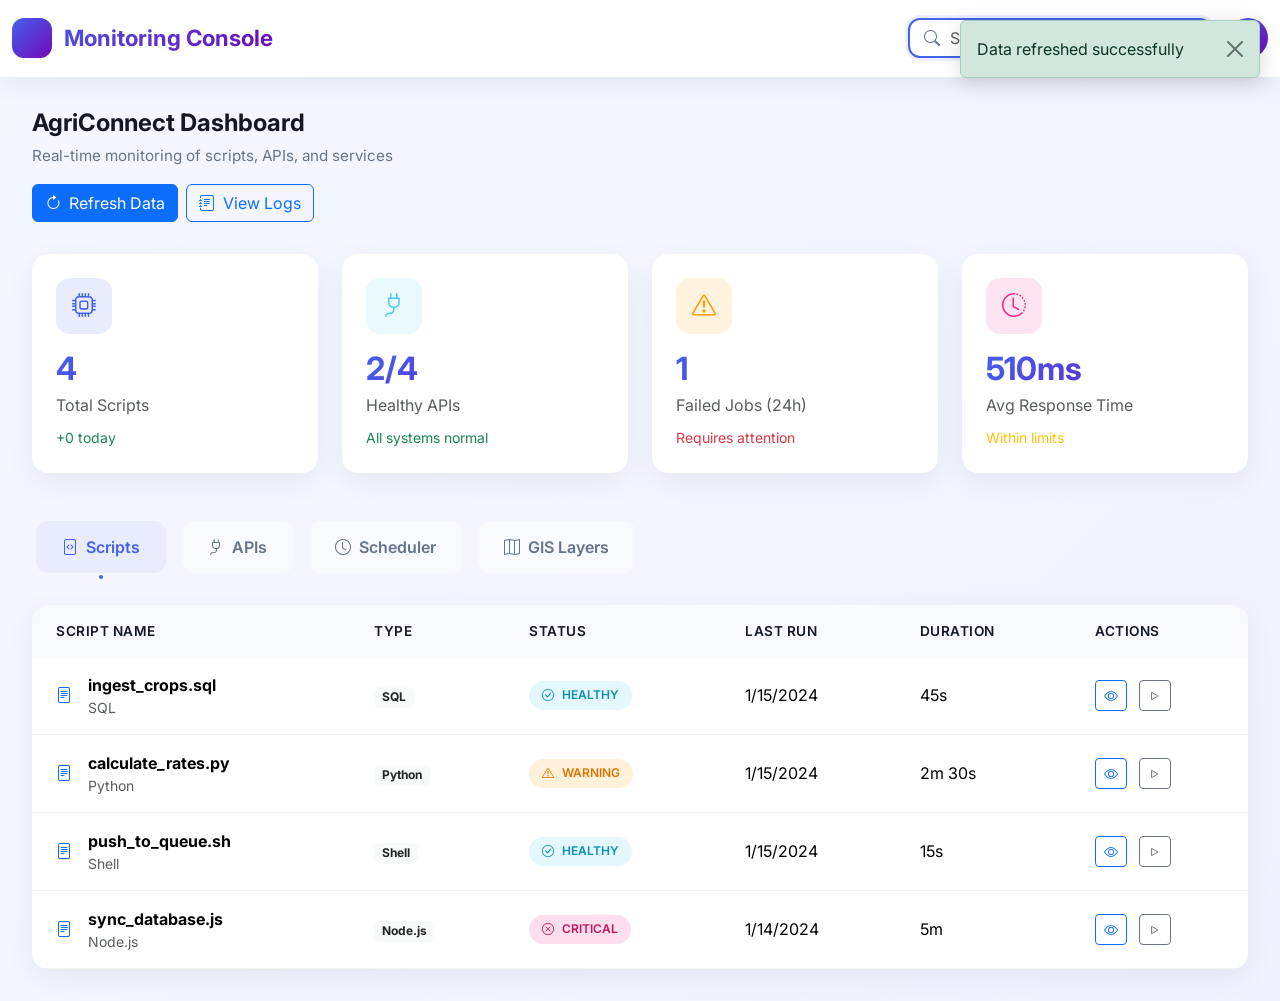
<file: index copy 2.html>
<!doctype html>
<html lang="en">

<head>
  <meta charset="utf-8">
  <meta name="viewport" content="width=device-width, initial-scale=1">
  <title>Project Monitoring Dashboard</title>
  <link href="https://cdn.jsdelivr.net/npm/bootstrap@5.3.2/dist/css/bootstrap.min.css" rel="stylesheet">
  <link href="https://cdn.jsdelivr.net/npm/bootstrap-icons@1.11.3/font/bootstrap-icons.css" rel="stylesheet">
  <link href="https://fonts.googleapis.com/css2?family=Inter:wght@300;400;500;600;700&display=swap" rel="stylesheet">
  <style>
    :root {
      --primary: #4361ee;
      --primary-dark: #3a56d4;
      --secondary: #7209b7;
      --success: #4cc9f0;
      --danger: #f72585;
      --warning: #ff9e00;
      --dark: #121826;
      --light: #f8f9fa;
      --card-bg: #ffffff;
      --sidebar-bg: #1a1d29;
      --gradient: linear-gradient(135deg, #4361ee 0%, #7209b7 100%);
    }

    body {
      font-family: 'Inter', sans-serif;
      background: linear-gradient(135deg, #f5f7ff 0%, #f0f2ff 100%);
      color: var(--dark);
      min-height: 100vh;
      overflow-x: hidden;
    }

    /* Modern Navbar */
    .navbar-modern {
      background: var(--card-bg);
      backdrop-filter: blur(10px);
      border-bottom: 1px solid rgba(255, 255, 255, 0.1);
      box-shadow: 0 4px 30px rgba(0, 0, 0, 0.08);
      padding: 0.8rem 0;
    }

    .navbar-brand {
      display: flex;
      align-items: center;
      gap: 12px;
      font-weight: 700;
      font-size: 1.4rem;
      background: var(--gradient);
      -webkit-background-clip: text;
      -webkit-text-fill-color: transparent;
    }

    .nav-icon {
      width: 40px;
      height: 40px;
      background: var(--gradient);
      border-radius: 12px;
      display: flex;
      align-items: center;
      justify-content: center;
      color: white;
      font-size: 1.2rem;
    }

    .nav-item {
      margin: 0 4px;
    }

    .nav-link {
      color: #64748b !important;
      font-weight: 500;
      padding: 0.5rem 1rem !important;
      border-radius: 10px;
      transition: all 0.3s ease;
      position: relative;
    }

    .nav-link:hover {
      color: var(--primary) !important;
      background: rgba(67, 97, 238, 0.08);
    }

    .nav-link.active {
      color: var(--primary) !important;
      background: rgba(67, 97, 238, 0.12);
    }

    .nav-link.active::after {
      content: '';
      position: absolute;
      bottom: -8px;
      left: 50%;
      transform: translateX(-50%);
      width: 4px;
      height: 4px;
      background: var(--primary);
      border-radius: 50%;
    }

    .user-avatar {
      width: 40px;
      height: 40px;
      border-radius: 50%;
      background: var(--gradient);
      display: flex;
      align-items: center;
      justify-content: center;
      color: white;
      font-weight: 600;
      cursor: pointer;
    }

    /* Stats Cards */
    .stat-card {
      background: var(--card-bg);
      border-radius: 16px;
      padding: 1.5rem;
      border: none;
      box-shadow: 0 8px 30px rgba(0, 0, 0, 0.06);
      transition: transform 0.3s ease, box-shadow 0.3s ease;
      height: 100%;
    }

    .stat-card:hover {
      transform: translateY(-5px);
      box-shadow: 0 12px 40px rgba(0, 0, 0, 0.1);
    }

    .stat-icon {
      width: 56px;
      height: 56px;
      border-radius: 14px;
      display: flex;
      align-items: center;
      justify-content: center;
      font-size: 1.5rem;
      margin-bottom: 1rem;
    }

    .icon-primary {
      background: rgba(67, 97, 238, 0.12);
      color: var(--primary);
    }

    .icon-success {
      background: rgba(76, 201, 240, 0.12);
      color: var(--success);
    }

    .icon-danger {
      background: rgba(247, 37, 133, 0.12);
      color: var(--danger);
    }

    .icon-warning {
      background: rgba(255, 158, 0, 0.12);
      color: var(--warning);
    }

    .stat-number {
      font-size: 2rem;
      font-weight: 700;
      margin-bottom: 0.25rem;
      background: var(--gradient);
      -webkit-background-clip: text;
      -webkit-text-fill-color: transparent;
    }

    /* Main Content */
    .main-content {
      padding: 2rem;
      max-width: 1400px;
      margin: 0 auto;
    }

    .section-header {
      margin-bottom: 2rem;
    }

    .section-title {
      font-size: 1.5rem;
      font-weight: 700;
      color: var(--dark);
      margin-bottom: 0.5rem;
    }

    .section-subtitle {
      color: #64748b;
      font-size: 0.95rem;
    }

    /* Status Badges */
    .status-badge {
      padding: 0.35rem 0.8rem;
      border-radius: 20px;
      font-size: 0.75rem;
      font-weight: 600;
      display: inline-flex;
      align-items: center;
      gap: 4px;
    }

    .status-healthy {
      background: rgba(76, 201, 240, 0.15);
      color: #0891b2;
    }

    .status-warning {
      background: rgba(255, 158, 0, 0.15);
      color: #d97706;
    }

    .status-critical {
      background: rgba(247, 37, 133, 0.15);
      color: #be185d;
    }

    .status-pending {
      background: rgba(100, 116, 139, 0.15);
      color: #64748b;
    }

    /* Table Styling */
    .data-table {
      background: var(--card-bg);
      border-radius: 16px;
      box-shadow: 0 8px 30px rgba(0, 0, 0, 0.06);
      overflow: hidden;
      border: none;
    }

    .data-table thead th {
      background: rgba(67, 97, 238, 0.04);
      border: none;
      padding: 1rem 1.5rem;
      font-weight: 600;
      color: var(--dark);
      font-size: 0.85rem;
      text-transform: uppercase;
      letter-spacing: 0.5px;
    }

    .data-table tbody td {
      padding: 1rem 1.5rem;
      border-bottom: 1px solid rgba(0, 0, 0, 0.05);
      vertical-align: middle;
    }

    .data-table tbody tr:hover {
      background: rgba(67, 97, 238, 0.03);
    }

    /* Tabs */
    .custom-tabs {
      border: none;
      background: transparent;
      gap: 8px;
      margin-bottom: 2rem;
    }

    .custom-tabs .nav-link {
      padding: 0.75rem 1.5rem !important;
      border-radius: 12px;
      border: 2px solid transparent;
      background: rgba(255, 255, 255, 0.5);
      color: #64748b;
      font-weight: 600;
      transition: all 0.3s ease;
    }

    .custom-tabs .nav-link:hover {
      border-color: rgba(67, 97, 238, 0.2);
      color: var(--primary);
    }

    .custom-tabs .nav-link.active {
      background: #e8ecfd;
      color: white;
      border-color: #e8ecfd;
    }

    /* Loading Animation */
    .loading-spinner {
      display: none;
      text-align: center;
      padding: 3rem;
    }

    .spinner {
      width: 50px;
      height: 50px;
      border: 3px solid rgba(67, 97, 238, 0.1);
      border-radius: 50%;
      border-top-color: var(--primary);
      animation: spin 1s ease-in-out infinite;
      margin: 0 auto 1rem;
    }

    @keyframes spin {
      to {
        transform: rotate(360deg);
      }
    }

    /* API Status Indicator */
    .api-status {
      width: 10px;
      height: 10px;
      border-radius: 50%;
      display: inline-block;
      margin-right: 8px;
    }

    .api-status.healthy {
      background: #4cc9f0;
    }

    .api-status.warning {
      background: #ff9e00;
    }

    .api-status.critical {
      background: #f72585;
    }

    /* Responsive */
    @media (max-width: 768px) {
      .main-content {
        padding: 1rem;
      }

      .navbar-nav {
        margin-top: 1rem;
      }

      .stat-card {
        margin-bottom: 1rem;
      }
    }

    /* Search Bar */
    .search-bar {
      position: relative;
      max-width: 400px;
    }

    .search-bar input {
      border-radius: 12px;
      padding-left: 2.5rem;
      border: 2px solid rgba(67, 97, 238, 0.1);
      background: rgba(255, 255, 255, 0.8);
      transition: all 0.3s ease;
    }

    .search-bar input:focus {
      border-color: var(--primary);
      box-shadow: 0 0 0 3px rgba(67, 97, 238, 0.1);
    }

    .search-bar i {
      position: absolute;
      left: 1rem;
      top: 50%;
      transform: translateY(-50%);
      color: #64748b;
    }
  </style>
</head>

<body>
  <!-- Modern Navbar -->
  <nav class="navbar navbar-expand-lg navbar-modern">
    <div class="container-fluid">
      <a class="navbar-brand" href="#">
        <div class="nav-icon">
          <i class="bi bi-speedometer2"></i>
        </div>
        Monitoring Console
      </a>

      <div class="d-flex align-items-center gap-3">
        <div class="search-bar">
          <i class="bi bi-search"></i>
          <input type="text" class="form-control" placeholder="Search scripts, APIs..." id="globalSearch">
        </div>

        <div class="dropdown">
          <div class="user-avatar" data-bs-toggle="dropdown">
            <span>AD</span>
          </div>
          <ul class="dropdown-menu dropdown-menu-end">
            <li><a class="dropdown-item" href="#"><i class="bi bi-person me-2"></i>Profile</a></li>
            <li><a class="dropdown-item" href="#"><i class="bi bi-gear me-2"></i>Settings</a></li>
            <li>
              <hr class="dropdown-divider">
            </li>
            <li><a class="dropdown-item" href="#"><i class="bi bi-box-arrow-right me-2"></i>Logout</a></li>
          </ul>
        </div>
      </div>
    </div>
  </nav>

  <!-- Main Content -->
  <div class="main-content">
    <!-- Header -->
    <div class="section-header">
      <h1 class="section-title">AgriConnect Dashboard</h1>
      <p class="section-subtitle">Real-time monitoring of scripts, APIs, and services</p>
      <div class="d-flex gap-2 mt-3">
        <button class="btn btn-primary" onclick="fetchProjectData()">
          <i class="bi bi-arrow-clockwise me-2"></i>Refresh Data
        </button>
        <button class="btn btn-outline-primary" onclick="showAllLogs()">
          <i class="bi bi-journal-text me-2"></i>View Logs
        </button>
      </div>
    </div>

    <!-- Loading Spinner -->
    <div id="loadingSpinner" class="loading-spinner">
      <div class="spinner"></div>
      <p>Fetching project data...</p>
    </div>

    <!-- Stats Overview -->
    <div class="row g-4 mb-5" id="statsOverview">
      <div class="col-md-3">
        <div class="stat-card">
          <div class="stat-icon icon-primary">
            <i class="bi bi-cpu"></i>
          </div>
          <h3 class="stat-number" id="totalScripts">0</h3>
          <p class="text-muted mb-2">Total Scripts</p>
          <small class="text-success" id="scriptsChange">+0 today</small>
        </div>
      </div>
      <div class="col-md-3">
        <div class="stat-card">
          <div class="stat-icon icon-success">
            <i class="bi bi-plug"></i>
          </div>
          <h3 class="stat-number" id="healthyApis">0</h3>
          <p class="text-muted mb-2">Healthy APIs</p>
          <small class="text-success" id="apisChange">All systems normal</small>
        </div>
      </div>
      <div class="col-md-3">
        <div class="stat-card">
          <div class="stat-icon icon-warning">
            <i class="bi bi-exclamation-triangle"></i>
          </div>
          <h3 class="stat-number" id="failedJobs">0</h3>
          <p class="text-muted mb-2">Failed Jobs (24h)</p>
          <small class="text-danger" id="failuresChange">Requires attention</small>
        </div>
      </div>
      <div class="col-md-3">
        <div class="stat-card">
          <div class="stat-icon icon-danger">
            <i class="bi bi-clock-history"></i>
          </div>
          <h3 class="stat-number" id="avgResponse">0ms</h3>
          <p class="text-muted mb-2">Avg Response Time</p>
          <small class="text-warning" id="responseChange">Within limits</small>
        </div>
      </div>
    </div>

    <!-- Navigation Tabs -->
    <ul class="nav nav-pills custom-tabs" id="mainTabs">
      <li class="nav-item">
        <button class="nav-link active" data-bs-toggle="pill" data-bs-target="#scriptsTab">
          <i class="bi bi-file-code me-2"></i>Scripts
        </button>
      </li>
      <li class="nav-item">
        <button class="nav-link" data-bs-toggle="pill" data-bs-target="#apisTab">
          <i class="bi bi-plug me-2"></i>APIs
        </button>
      </li>
      <li class="nav-item">
        <button class="nav-link" data-bs-toggle="pill" data-bs-target="#schedulerTab">
          <i class="bi bi-clock me-2"></i>Scheduler
        </button>
      </li>
      <li class="nav-item">
        <button class="nav-link" data-bs-toggle="pill" data-bs-target="#gisTab">
          <i class="bi bi-map me-2"></i>GIS Layers
        </button>
      </li>
    </ul>

    <!-- Tab Content -->
    <div class="tab-content">
      <!-- Scripts Tab -->
      <div class="tab-pane fade show active" id="scriptsTab">
        <div class="data-table">
          <div class="table-responsive">
            <table class="table table-hover mb-0">
              <thead>
                <tr>
                  <th>Script Name</th>
                  <th>Type</th>
                  <th>Status</th>
                  <th>Last Run</th>
                  <th>Duration</th>
                  <th>Actions</th>
                </tr>
              </thead>
              <tbody id="scriptsTable">
                <!-- Script data will be populated here -->
              </tbody>
            </table>
          </div>
        </div>
      </div>

      <!-- APIs Tab -->
      <div class="tab-pane fade" id="apisTab">
        <div class="data-table">
          <div class="table-responsive">
            <table class="table table-hover mb-0">
              <thead>
                <tr>
                  <th>API Name</th>
                  <th>Endpoint</th>
                  <th>Status</th>
                  <th>Response Time</th>
                  <th>Last Check</th>
                  <th>Actions</th>
                </tr>
              </thead>
              <tbody id="apisTable">
                <!-- API data will be populated here -->
              </tbody>
            </table>
          </div>
        </div>
      </div>

      <!-- Scheduler Tab -->
      <div class="tab-pane fade" id="schedulerTab">
        <div class="data-table">
          <div class="table-responsive">
            <table class="table table-hover mb-0">
              <thead>
                <tr>
                  <th>Job Name</th>
                  <th>Schedule</th>
                  <th>Next Run</th>
                  <th>Last Run</th>
                  <th>Status</th>
                  <th>Actions</th>
                </tr>
              </thead>
              <tbody id="schedulerTable">
                <!-- Scheduler data will be populated here -->
              </tbody>
            </table>
          </div>
        </div>
      </div>

      <!-- GIS Tab -->
      <div class="tab-pane fade" id="gisTab">
        <div class="data-table">
          <div class="table-responsive">
            <table class="table table-hover mb-0">
              <thead>
                <tr>
                  <th>Layer Name</th>
                  <th>Type</th>
                  <th>Status</th>
                  <th>Last Updated</th>
                  <th>Preview</th>
                </tr>
              </thead>
              <tbody id="gisTable">
                <!-- GIS data will be populated here -->
              </tbody>
            </table>
          </div>
        </div>
      </div>
    </div>
  </div>

  <script src="https://ajax.googleapis.com/ajax/libs/jquery/3.7.1/jquery.min.js"></script>
  <script src="https://cdn.jsdelivr.net/npm/bootstrap@5.3.2/dist/js/bootstrap.bundle.min.js"></script>

  <script>
    // Configuration
    const API_BASE_URL = 'https://your-api-endpoint.com'; // Replace with your API endpoint
    const PROJECT_ID = 'agriconnect'; // Your project ID

    // Mock data for demonstration (remove when real API is available)
    const mockData = {
      scripts: [
        { id: 1, name: 'ingest_crops.sql', type: 'SQL', status: 'healthy', lastRun: '2024-01-15T10:30:00Z', duration: '45s', nextRun: '2024-01-16T02:00:00Z' },
        { id: 2, name: 'calculate_rates.py', type: 'Python', status: 'warning', lastRun: '2024-01-15T06:00:00Z', duration: '2m 30s', nextRun: '2024-01-15T18:00:00Z' },
        { id: 3, name: 'push_to_queue.sh', type: 'Shell', status: 'healthy', lastRun: '2024-01-15T11:00:00Z', duration: '15s', nextRun: 'On Demand' },
        { id: 4, name: 'sync_database.js', type: 'Node.js', status: 'critical', lastRun: '2024-01-14T23:45:00Z', duration: '5m', nextRun: '2024-01-15T23:45:00Z' },
      ],
      apis: [
        { id: 1, name: 'Weather API', endpoint: '/api/weather/v1', status: 'healthy', responseTime: '245ms', lastCheck: '2024-01-15T11:15:00Z' },
        { id: 2, name: 'Market Rates', endpoint: '/api/rates/latest', status: 'warning', responseTime: '1200ms', lastCheck: '2024-01-15T11:10:00Z' },
        { id: 3, name: 'Payment Gateway', endpoint: '/api/payments/verify', status: 'healthy', responseTime: '85ms', lastCheck: '2024-01-15T11:05:00Z' },
        { id: 4, name: 'Soil Data', endpoint: '/api/soil/analyze', status: 'critical', responseTime: 'Timeout', lastCheck: '2024-01-15T10:45:00Z' },
      ],
      scheduler: [
        { id: 1, name: 'Daily Crop Sync', schedule: '0 2 * * *', nextRun: '2024-01-16T02:00:00Z', lastRun: '2024-01-15T02:00:00Z', status: 'healthy' },
        { id: 2, name: 'Price Updates', schedule: '*/15 * * * *', nextRun: '2024-01-15T11:30:00Z', lastRun: '2024-01-15T11:15:00Z', status: 'healthy' },
        { id: 3, name: 'Backup Job', schedule: '0 0 * * 0', nextRun: '2024-01-21T00:00:00Z', lastRun: '2024-01-14T00:00:00Z', status: 'warning' },
      ],
      gis: [
        { id: 1, name: 'SoilMap Layer', type: 'Raster', status: 'healthy', lastUpdated: '2024-01-14T03:00:00Z' },
        { id: 2, name: 'Parcel Boundaries', type: 'Vector', status: 'healthy', lastUpdated: '2024-01-15T01:30:00Z' },
        { id: 3, name: 'Weather Zones', type: 'Vector', status: 'warning', lastUpdated: '2024-01-12T12:00:00Z' },
      ]
    };

    // Format date function
    function formatDate(dateString) {
      if (!dateString) return 'Never';
      const date = new Date(dateString);
      const now = new Date();
      const diffMs = now - date;
      const diffMins = Math.floor(diffMs / 60000);
      const diffHours = Math.floor(diffMs / 3600000);
      const diffDays = Math.floor(diffMs / 86400000);

      if (diffMins < 60) return `${diffMins} mins ago`;
      if (diffHours < 24) return `${diffHours} hours ago`;
      if (diffDays < 7) return `${diffDays} days ago`;
      return date.toLocaleDateString();
    }

    // API Call function (replace with your actual API)
    async function fetchProjectData() {
      showLoading(true);

      try {
        // Replace this with your actual API call
        // const response = await fetch(`${API_BASE_URL}/projects/${PROJECT_ID}/status`);
        // const data = await response.json();

        // For demo, using mock data with delay
        await new Promise(resolve => setTimeout(resolve, 1000));
        const data = mockData;

        updateDashboard(data);
        showNotification('Data refreshed successfully', 'success');
      } catch (error) {
        console.error('Error fetching data:', error);
        showNotification('Failed to fetch data. Using cached data.', 'danger');
        updateDashboard(mockData); // Fallback to mock data
      } finally {
        showLoading(false);
      }
    }

    // Update dashboard with data
    function updateDashboard(data) {
      // Update stats
      const totalScripts = data.scripts.length;
      const healthyApis = data.apis.filter(api => api.status === 'healthy').length;
      const failedJobs = data.scripts.filter(script => script.status === 'critical').length;
      const avgResponse = Math.round(
        data.apis
          .filter(api => !isNaN(parseInt(api.responseTime)))
          .reduce((acc, api) => acc + parseInt(api.responseTime), 0) /
        data.apis.filter(api => !isNaN(parseInt(api.responseTime))).length || 0
      );

      document.getElementById('totalScripts').textContent = totalScripts;
      document.getElementById('healthyApis').textContent = `${healthyApis}/${data.apis.length}`;
      document.getElementById('failedJobs').textContent = failedJobs;
      document.getElementById('avgResponse').textContent = `${avgResponse}ms`;

      // Update scripts table
      updateTable('scriptsTable', data.scripts, (item) => `
        <tr>
          <td>
            <div class="d-flex align-items-center">
              <i class="bi bi-file-text me-3 text-primary"></i>
              <div>
                <strong>${item.name}</strong>
                <div class="small text-muted">${item.type}</div>
              </div>
            </div>
          </td>
          <td>
            <span class="badge bg-light text-dark">${item.type}</span>
          </td>
          <td>
            <span class="status-badge ${getStatusClass(item.status)}">
              <i class="bi ${getStatusIcon(item.status)} me-1"></i>
              ${item.status.toUpperCase()}
            </span>
          </td>
          <td>${formatDate(item.lastRun)}</td>
          <td>${item.duration}</td>
          <td>
            <button class="btn btn-sm btn-outline-primary" onclick="viewScript(${item.id})">
              <i class="bi bi-eye"></i>
            </button>
            <button class="btn btn-sm btn-outline-secondary ms-2" onclick="runScript(${item.id})">
              <i class="bi bi-play"></i>
            </button>
          </td>
        </tr>
      `);

      // Update APIs table
      updateTable('apisTable', data.apis, (item) => `
        <tr>
          <td>
            <div class="d-flex align-items-center">
              <span class="api-status ${item.status}"></span>
              <strong>${item.name}</strong>
            </div>
          </td>
          <td>
            <code class="small">${item.endpoint}</code>
          </td>
          <td>
            <span class="status-badge ${getStatusClass(item.status)}">
              ${item.status.toUpperCase()}
            </span>
          </td>
          <td>
            <span class="${item.responseTime === 'Timeout' ? 'text-danger' : ''}">
              ${item.responseTime}
            </span>
          </td>
          <td>${formatDate(item.lastCheck)}</td>
          <td>
            <button class="btn btn-sm btn-outline-primary" onclick="testApi(${item.id})">
              <i class="bi bi-lightning-charge"></i> Test
            </button>
          </td>
        </tr>
      `);

      // Update scheduler table
      updateTable('schedulerTable', data.scheduler, (item) => `
        <tr>
          <td>
            <div class="d-flex align-items-center">
              <i class="bi bi-clock-history me-3 text-warning"></i>
              <strong>${item.name}</strong>
            </div>
          </td>
          <td>
            <code class="small">${item.schedule}</code>
          </td>
          <td>${formatDate(item.nextRun)}</td>
          <td>${formatDate(item.lastRun)}</td>
          <td>
            <span class="status-badge ${getStatusClass(item.status)}">
              ${item.status.toUpperCase()}
            </span>
          </td>
          <td>
            <button class="btn btn-sm btn-outline-primary" onclick="runNow(${item.id})">
              <i class="bi bi-play-circle"></i> Run Now
            </button>
          </td>
        </tr>
      `);

      // Update GIS table
      updateTable('gisTable', data.gis, (item) => `
        <tr>
          <td>
            <div class="d-flex align-items-center">
              <i class="bi bi-geo-alt me-3 text-success"></i>
              <strong>${item.name}</strong>
            </div>
          </td>
          <td>
            <span class="badge bg-light text-dark">${item.type}</span>
          </td>
          <td>
            <span class="status-badge ${getStatusClass(item.status)}">
              ${item.status.toUpperCase()}
            </span>
          </td>
          <td>${formatDate(item.lastUpdated)}</td>
          <td>
            <button class="btn btn-sm btn-outline-success" onclick="previewLayer(${item.id})">
              <i class="bi bi-map"></i> Preview
            </button>
          </td>
        </tr>
      `);
    }

    // Helper function to update tables
    function updateTable(tableId, data, rowTemplate) {
      const table = document.getElementById(tableId);
      if (data.length === 0) {
        table.innerHTML = `
          <tr>
            <td colspan="6" class="text-center py-5 text-muted">
              <i class="bi bi-inbox fs-1"></i>
              <p class="mt-2">No data available</p>
            </td>
          </tr>
        `;
        return;
      }

      table.innerHTML = data.map(rowTemplate).join('');
    }

    // Helper functions for status
    function getStatusClass(status) {
      switch (status) {
        case 'healthy': return 'status-healthy';
        case 'warning': return 'status-warning';
        case 'critical': return 'status-critical';
        default: return 'status-pending';
      }
    }

    function getStatusIcon(status) {
      switch (status) {
        case 'healthy': return 'bi-check-circle';
        case 'warning': return 'bi-exclamation-triangle';
        case 'critical': return 'bi-x-circle';
        default: return 'bi-clock';
      }
    }

    // UI Functions
    function showLoading(show) {
      document.getElementById('loadingSpinner').style.display = show ? 'block' : 'none';
      document.getElementById('statsOverview').style.display = show ? 'none' : 'flex';
      document.getElementById('mainTabs').style.display = show ? 'none' : 'flex';
      document.querySelector('.tab-content').style.display = show ? 'none' : 'block';
    }

    function showNotification(message, type) {
      // Create notification element
      const notification = document.createElement('div');
      notification.className = `alert alert-${type} alert-dismissible fade show position-fixed`;
      notification.style.cssText = `
        top: 20px;
        right: 20px;
        z-index: 9999;
        min-width: 300px;
        box-shadow: 0 4px 20px rgba(0,0,0,0.15);
      `;
      notification.innerHTML = `
        ${message}
        <button type="button" class="btn-close" data-bs-dismiss="alert"></button>
      `;

      document.body.appendChild(notification);

      // Auto remove after 5 seconds
      setTimeout(() => {
        notification.remove();
      }, 5000);
    }

    // Action Functions (stubs - implement as needed)
    function viewScript(id) {
      showNotification(`Viewing script ${id}`, 'info');
    }

    function runScript(id) {
      showNotification(`Running script ${id}...`, 'warning');
    }

    function testApi(id) {
      showNotification(`Testing API ${id}...`, 'info');
    }

    function runNow(id) {
      showNotification(`Running job ${id} now...`, 'warning');
    }

    function previewLayer(id) {
      showNotification(`Previewing GIS layer ${id}`, 'info');
    }

    function showAllLogs() {
      showNotification('Opening logs panel...', 'info');
    }

    // Search functionality
    document.getElementById('globalSearch').addEventListener('input', function (e) {
      const searchTerm = e.target.value.toLowerCase();
      const tables = ['scriptsTable', 'apisTable', 'schedulerTable', 'gisTable'];

      tables.forEach(tableId => {
        const rows = document.querySelectorAll(`#${tableId} tr`);
        rows.forEach(row => {
          const text = row.textContent.toLowerCase();
          row.style.display = text.includes(searchTerm) ? '' : 'none';
        });
      });
    });

    // Auto-refresh every 30 seconds
    setInterval(fetchProjectData, 30000);

    // Initialize dashboard
    document.addEventListener('DOMContentLoaded', () => {
      fetchProjectData();

      // Add search functionality
      const searchInput = document.getElementById('globalSearch');
      if (searchInput) {
        searchInput.focus();
      }
    });
  </script>
</body>

</html>
</file>
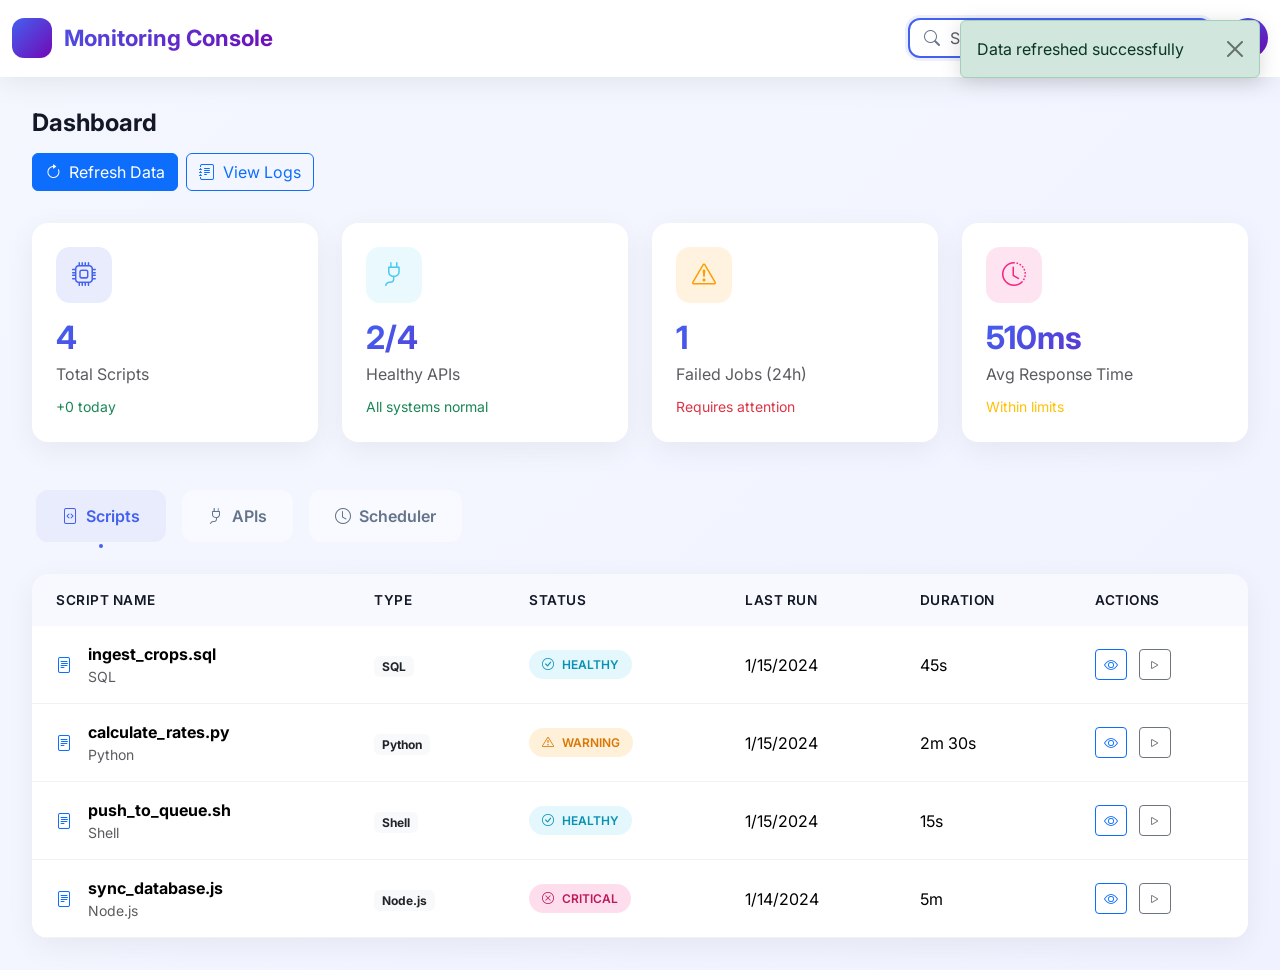
<file: index copy 3.html>
<!doctype html>
<html lang="en">

<head>
  <meta charset="utf-8">
  <meta name="viewport" content="width=device-width, initial-scale=1">
  <title>Project Monitoring Dashboard</title>
  <link href="https://cdn.jsdelivr.net/npm/bootstrap@5.3.2/dist/css/bootstrap.min.css" rel="stylesheet">
  <link href="https://cdn.jsdelivr.net/npm/bootstrap-icons@1.11.3/font/bootstrap-icons.css" rel="stylesheet">
  <link href="https://fonts.googleapis.com/css2?family=Inter:wght@300;400;500;600;700&display=swap" rel="stylesheet">
  <style>
    :root {
      --primary: #4361ee;
      --primary-dark: #3a56d4;
      --secondary: #7209b7;
      --success: #4cc9f0;
      --danger: #f72585;
      --warning: #ff9e00;
      --dark: #121826;
      --light: #f8f9fa;
      --card-bg: #ffffff;
      --sidebar-bg: #1a1d29;
      --gradient: linear-gradient(135deg, #4361ee 0%, #7209b7 100%);
    }

    body {
      font-family: 'Inter', sans-serif;
      background: linear-gradient(135deg, #f5f7ff 0%, #f0f2ff 100%);
      color: var(--dark);
      min-height: 100vh;
      overflow-x: hidden;
    }

    /* Modern Navbar */
    .navbar-modern {
      background: var(--card-bg);
      backdrop-filter: blur(10px);
      border-bottom: 1px solid rgba(255, 255, 255, 0.1);
      box-shadow: 0 4px 30px rgba(0, 0, 0, 0.08);
      padding: 0.8rem 0;
    }

    .navbar-brand {
      display: flex;
      align-items: center;
      gap: 12px;
      font-weight: 700;
      font-size: 1.4rem;
      background: var(--gradient);

      -webkit-background-clip: text;
      /* Chrome, Safari */
      background-clip: text;
      /* Standard */

      -webkit-text-fill-color: transparent;
    }


    .nav-icon {
      width: 40px;
      height: 40px;
      background: var(--gradient);
      border-radius: 12px;
      display: flex;
      align-items: center;
      justify-content: center;
      color: white;
      font-size: 1.2rem;
    }

    .nav-item {
      margin: 0 4px;
    }

    .nav-link {
      color: #64748b !important;
      font-weight: 500;
      padding: 0.5rem 1rem !important;
      border-radius: 10px;
      transition: all 0.3s ease;
      position: relative;
    }

    .nav-link:hover {
      color: var(--primary) !important;
      background: rgba(67, 97, 238, 0.08);
    }

    .nav-link.active {
      color: var(--primary) !important;
      background: rgba(67, 97, 238, 0.12);
    }

    .nav-link.active::after {
      content: '';
      position: absolute;
      bottom: -8px;
      left: 50%;
      transform: translateX(-50%);
      width: 4px;
      height: 4px;
      background: var(--primary);
      border-radius: 50%;
    }

    .user-avatar {
      width: 40px;
      height: 40px;
      border-radius: 50%;
      background: var(--gradient);
      display: flex;
      align-items: center;
      justify-content: center;
      color: white;
      font-weight: 600;
      cursor: pointer;
    }

    /* Stats Cards */
    .stat-card {
      background: var(--card-bg);
      border-radius: 16px;
      padding: 1.5rem;
      border: none;
      box-shadow: 0 8px 30px rgba(0, 0, 0, 0.06);
      transition: transform 0.3s ease, box-shadow 0.3s ease;
      height: 100%;
    }

    .stat-card:hover {
      transform: translateY(-5px);
      box-shadow: 0 12px 40px rgba(0, 0, 0, 0.1);
    }

    .stat-icon {
      width: 56px;
      height: 56px;
      border-radius: 14px;
      display: flex;
      align-items: center;
      justify-content: center;
      font-size: 1.5rem;
      margin-bottom: 1rem;
    }

    .icon-primary {
      background: rgba(67, 97, 238, 0.12);
      color: var(--primary);
    }

    .icon-success {
      background: rgba(76, 201, 240, 0.12);
      color: var(--success);
    }

    .icon-danger {
      background: rgba(247, 37, 133, 0.12);
      color: var(--danger);
    }

    .icon-warning {
      background: rgba(255, 158, 0, 0.12);
      color: var(--warning);
    }

    /* .stat-number {
      font-size: 2rem;
      font-weight: 700;
      margin-bottom: 0.25rem;
      background: var(--gradient);
      -webkit-background-clip: text;
      -webkit-text-fill-color: transparent;
    } */
    .stat-number {
      font-size: 2rem;
      font-weight: 700;
      margin-bottom: 0.25rem;
      background: var(--gradient);

      -webkit-background-clip: text;
      /* Chrome, Safari */
      background-clip: text;
      /* Standard */

      -webkit-text-fill-color: transparent;
    }


    /* Main Content */
    .main-content {
      padding: 2rem;
      max-width: 1400px;
      margin: 0 auto;
    }

    .section-header {
      margin-bottom: 2rem;
    }

    .section-title {
      font-size: 1.5rem;
      font-weight: 700;
      color: var(--dark);
      margin-bottom: 0.5rem;
    }

    .section-subtitle {
      color: #64748b;
      font-size: 0.95rem;
    }

    /* Status Badges */
    .status-badge {
      padding: 0.35rem 0.8rem;
      border-radius: 20px;
      font-size: 0.75rem;
      font-weight: 600;
      display: inline-flex;
      align-items: center;
      gap: 4px;
    }

    .status-healthy {
      background: rgba(76, 201, 240, 0.15);
      color: #0891b2;
    }

    .status-warning {
      background: rgba(255, 158, 0, 0.15);
      color: #d97706;
    }

    .status-critical {
      background: rgba(247, 37, 133, 0.15);
      color: #be185d;
    }

    .status-pending {
      background: rgba(100, 116, 139, 0.15);
      color: #64748b;
    }

    /* Table Styling */
    .data-table {
      background: var(--card-bg);
      border-radius: 16px;
      box-shadow: 0 8px 30px rgba(0, 0, 0, 0.06);
      overflow: hidden;
      border: none;
    }

    .data-table thead th {
      background: rgba(67, 97, 238, 0.04);
      border: none;
      padding: 1rem 1.5rem;
      font-weight: 600;
      color: var(--dark);
      font-size: 0.85rem;
      text-transform: uppercase;
      letter-spacing: 0.5px;
    }

    .data-table tbody td {
      padding: 1rem 1.5rem;
      border-bottom: 1px solid rgba(0, 0, 0, 0.05);
      vertical-align: middle;
    }

    .data-table tbody tr:hover {
      background: rgba(67, 97, 238, 0.03);
    }

    /* Tabs */
    .custom-tabs {
      border: none;
      background: transparent;
      gap: 8px;
      margin-bottom: 2rem;
    }

    .custom-tabs .nav-link {
      padding: 0.75rem 1.5rem !important;
      border-radius: 12px;
      border: 2px solid transparent;
      background: rgba(255, 255, 255, 0.5);
      color: #64748b;
      font-weight: 600;
      transition: all 0.3s ease;
    }

    .custom-tabs .nav-link:hover {
      border-color: rgba(67, 97, 238, 0.2);
      color: var(--primary);
    }

    .custom-tabs .nav-link.active {
      background: #e8ecfd;
      color: white;
      border-color: #e8ecfd;
    }

    /* Loading Animation */
    .loading-spinner {
      display: none;
      text-align: center;
      padding: 3rem;
    }

    .spinner {
      width: 50px;
      height: 50px;
      border: 3px solid rgba(67, 97, 238, 0.1);
      border-radius: 50%;
      border-top-color: var(--primary);
      animation: spin 1s ease-in-out infinite;
      margin: 0 auto 1rem;
    }

    @keyframes spin {
      to {
        transform: rotate(360deg);
      }
    }

    /* API Status Indicator */
    .api-status {
      width: 10px;
      height: 10px;
      border-radius: 50%;
      display: inline-block;
      margin-right: 8px;
    }

    .api-status.healthy {
      background: #4cc9f0;
    }

    .api-status.warning {
      background: #ff9e00;
    }

    .api-status.critical {
      background: #f72585;
    }

    /* Responsive */
    @media (max-width: 768px) {
      .main-content {
        padding: 1rem;
      }

      .navbar-nav {
        margin-top: 1rem;
      }

      .stat-card {
        margin-bottom: 1rem;
      }
    }

    /* Search Bar */
    .search-bar {
      position: relative;
      max-width: 400px;
    }

    .search-bar input {
      border-radius: 12px;
      padding-left: 2.5rem;
      border: 2px solid rgba(67, 97, 238, 0.1);
      background: rgba(255, 255, 255, 0.8);
      transition: all 0.3s ease;
    }

    .search-bar input:focus {
      border-color: var(--primary);
      box-shadow: 0 0 0 3px rgba(67, 97, 238, 0.1);
    }

    .search-bar i {
      position: absolute;
      left: 1rem;
      top: 50%;
      transform: translateY(-50%);
      color: #64748b;
    }
  </style>
</head>

<body>
  <!-- Modern Navbar -->
  <nav class="navbar navbar-expand-lg navbar-modern">
    <div class="container-fluid">
      <a class="navbar-brand" href="#">
        <div class="nav-icon">
          <i class="bi bi-speedometer2"></i>
        </div>
        Monitoring Console
      </a>

      <div class="d-flex align-items-center gap-3">
        <div class="search-bar">
          <i class="bi bi-search"></i>
          <input type="text" class="form-control" placeholder="Search scripts, APIs..." id="globalSearch">
        </div>

        <div class="dropdown">
          <div class="user-avatar" data-bs-toggle="dropdown">
            <span>AD</span>
          </div>
          <ul class="dropdown-menu dropdown-menu-end">
            <li><a class="dropdown-item" href="#"><i class="bi bi-person me-2"></i>Profile</a></li>
            <li><a class="dropdown-item" href="#"><i class="bi bi-gear me-2"></i>Settings</a></li>
            <li>
              <hr class="dropdown-divider">
            </li>
            <li><a class="dropdown-item" href="#"><i class="bi bi-box-arrow-right me-2"></i>Logout</a></li>
          </ul>
        </div>
      </div>
    </div>
  </nav>

  <!-- Main Content -->
  <div class="main-content">
    <!-- Header -->
    <div class="section-header">
      <h1 class="section-title">Dashboard</h1>
      <!-- <p class="section-subtitle">Real-time monitoring of scripts, APIs, and services</p> -->
      <div class="d-flex gap-2 mt-3">
        <button class="btn btn-primary" onclick="fetchProjectData()">
          <i class="bi bi-arrow-clockwise me-2"></i>Refresh Data
        </button>
        <button class="btn btn-outline-primary" onclick="showAllLogs()">
          <i class="bi bi-journal-text me-2"></i>View Logs
        </button>
      </div>
    </div>

    <!-- Loading Spinner -->
    <div id="loadingSpinner" class="loading-spinner">
      <div class="spinner"></div>
      <p>Fetching project data...</p>
    </div>

    <!-- Stats Overview -->
    <div class="row g-4 mb-5" id="statsOverview">
      <div class="col-md-3">
        <div class="stat-card">
          <div class="stat-icon icon-primary">
            <i class="bi bi-cpu"></i>
          </div>
          <h3 class="stat-number" id="totalScripts">0</h3>
          <p class="text-muted mb-2">Total Scripts</p>
          <small class="text-success" id="scriptsChange">+0 today</small>
        </div>
      </div>
      <div class="col-md-3">
        <div class="stat-card">
          <div class="stat-icon icon-success">
            <i class="bi bi-plug"></i>
          </div>
          <h3 class="stat-number" id="healthyApis">0</h3>
          <p class="text-muted mb-2">Healthy APIs</p>
          <small class="text-success" id="apisChange">All systems normal</small>
        </div>
      </div>
      <div class="col-md-3">
        <div class="stat-card">
          <div class="stat-icon icon-warning">
            <i class="bi bi-exclamation-triangle"></i>
          </div>
          <h3 class="stat-number" id="failedJobs">0</h3>
          <p class="text-muted mb-2">Failed Jobs (24h)</p>
          <small class="text-danger" id="failuresChange">Requires attention</small>
        </div>
      </div>
      <div class="col-md-3">
        <div class="stat-card">
          <div class="stat-icon icon-danger">
            <i class="bi bi-clock-history"></i>
          </div>
          <h3 class="stat-number" id="avgResponse">0ms</h3>
          <p class="text-muted mb-2">Avg Response Time</p>
          <small class="text-warning" id="responseChange">Within limits</small>
        </div>
      </div>
    </div>

    <!-- Navigation Tabs -->
    <ul class="nav nav-pills custom-tabs" id="mainTabs">
      <li class="nav-item">
        <button class="nav-link active" data-bs-toggle="pill" data-bs-target="#scriptsTab">
          <i class="bi bi-file-code me-2"></i>Scripts
        </button>
      </li>
      <li class="nav-item">
        <button class="nav-link" data-bs-toggle="pill" data-bs-target="#apisTab">
          <i class="bi bi-plug me-2"></i>APIs
        </button>
      </li>
      <li class="nav-item">
        <button class="nav-link" data-bs-toggle="pill" data-bs-target="#schedulerTab">
          <i class="bi bi-clock me-2"></i>Scheduler
        </button>
      </li>
      <!-- <li class="nav-item">
        <button class="nav-link" data-bs-toggle="pill" data-bs-target="#gisTab">
          <i class="bi bi-map me-2"></i>GIS Layers
        </button>
      </li> -->
    </ul>

    <!-- Tab Content -->
    <div class="tab-content">
      <!-- Scripts Tab -->
      <div class="tab-pane fade show active" id="scriptsTab">
        <div class="data-table">
          <div class="table-responsive">
            <table class="table table-hover mb-0">
              <thead>
                <tr>
                  <th>Script Name</th>
                  <th>Type</th>
                  <th>Status</th>
                  <th>Last Run</th>
                  <th>Duration</th>
                  <th>Actions</th>
                </tr>
              </thead>
              <tbody id="scriptsTable">
                <!-- Script data will be populated here -->
              </tbody>
            </table>
          </div>
        </div>
      </div>

      <!-- APIs Tab -->
      <div class="tab-pane fade" id="apisTab">
        <div class="data-table">
          <div class="table-responsive">
            <table class="table table-hover mb-0">
              <thead>
                <tr>
                  <th>API Name</th>
                  <th>Endpoint</th>
                  <th>Status</th>
                  <th>Response Time</th>
                  <th>Last Check</th>
                  <th>Actions</th>
                </tr>
              </thead>
              <tbody id="apisTable">
                <!-- API data will be populated here -->
              </tbody>
            </table>
          </div>
        </div>
      </div>

      <!-- Scheduler Tab -->
      <div class="tab-pane fade" id="schedulerTab">
        <div class="data-table">
          <div class="table-responsive">
            <table class="table table-hover mb-0">
              <thead>
                <tr>
                  <th>Job Name</th>
                  <th>Schedule</th>
                  <th>Next Run</th>
                  <th>Last Run</th>
                  <th>Status</th>
                  <th>Actions</th>
                </tr>
              </thead>
              <tbody id="schedulerTable">
                <!-- Scheduler data will be populated here -->
              </tbody>
            </table>
          </div>
        </div>
      </div>

      <!-- GIS Tab -->
      <div class="tab-pane fade" id="gisTab">
        <div class="data-table">
          <div class="table-responsive">
            <table class="table table-hover mb-0">
              <thead>
                <tr>
                  <th>Layer Name</th>
                  <th>Type</th>
                  <th>Status</th>
                  <th>Last Updated</th>
                  <th>Preview</th>
                </tr>
              </thead>
              <tbody id="gisTable">
                <!-- GIS data will be populated here -->
              </tbody>
            </table>
          </div>
        </div>
      </div>
    </div>
  </div>

  <script src="https://ajax.googleapis.com/ajax/libs/jquery/3.7.1/jquery.min.js"></script>
  <script src="https://cdn.jsdelivr.net/npm/bootstrap@5.3.2/dist/js/bootstrap.bundle.min.js"></script>

  <script>
    // Configuration
    const API_BASE_URL = 'https://your-api-endpoint.com'; // Replace with your API endpoint
    const PROJECT_ID = 'agriconnect'; // Your project ID

    // Mock data for demonstration (remove when real API is available)
    const mockData = {
      scripts: [
        { id: 1, name: 'ingest_crops.sql', type: 'SQL', status: 'healthy', lastRun: '2024-01-15T10:30:00Z', duration: '45s', nextRun: '2024-01-16T02:00:00Z' },
        { id: 2, name: 'calculate_rates.py', type: 'Python', status: 'warning', lastRun: '2024-01-15T06:00:00Z', duration: '2m 30s', nextRun: '2024-01-15T18:00:00Z' },
        { id: 3, name: 'push_to_queue.sh', type: 'Shell', status: 'healthy', lastRun: '2024-01-15T11:00:00Z', duration: '15s', nextRun: 'On Demand' },
        { id: 4, name: 'sync_database.js', type: 'Node.js', status: 'critical', lastRun: '2024-01-14T23:45:00Z', duration: '5m', nextRun: '2024-01-15T23:45:00Z' },
      ],
      apis: [
        { id: 1, name: 'Weather API', endpoint: '/api/weather/v1', status: 'healthy', responseTime: '245ms', lastCheck: '2024-01-15T11:15:00Z' },
        { id: 2, name: 'Market Rates', endpoint: '/api/rates/latest', status: 'warning', responseTime: '1200ms', lastCheck: '2024-01-15T11:10:00Z' },
        { id: 3, name: 'Payment Gateway', endpoint: '/api/payments/verify', status: 'healthy', responseTime: '85ms', lastCheck: '2024-01-15T11:05:00Z' },
        { id: 4, name: 'Soil Data', endpoint: '/api/soil/analyze', status: 'critical', responseTime: 'Timeout', lastCheck: '2024-01-15T10:45:00Z' },
      ],
      scheduler: [
        { id: 1, name: 'Daily Crop Sync', schedule: '0 2 * * *', nextRun: '2024-01-16T02:00:00Z', lastRun: '2024-01-15T02:00:00Z', status: 'healthy' },
        { id: 2, name: 'Price Updates', schedule: '*/15 * * * *', nextRun: '2024-01-15T11:30:00Z', lastRun: '2024-01-15T11:15:00Z', status: 'healthy' },
        { id: 3, name: 'Backup Job', schedule: '0 0 * * 0', nextRun: '2024-01-21T00:00:00Z', lastRun: '2024-01-14T00:00:00Z', status: 'warning' },
      ],
      gis: [
        { id: 1, name: 'SoilMap Layer', type: 'Raster', status: 'healthy', lastUpdated: '2024-01-14T03:00:00Z' },
        { id: 2, name: 'Parcel Boundaries', type: 'Vector', status: 'healthy', lastUpdated: '2024-01-15T01:30:00Z' },
        { id: 3, name: 'Weather Zones', type: 'Vector', status: 'warning', lastUpdated: '2024-01-12T12:00:00Z' },
      ]
    };

    // Format date function
    function formatDate(dateString) {
      if (!dateString) return 'Never';
      const date = new Date(dateString);
      const now = new Date();
      const diffMs = now - date;
      const diffMins = Math.floor(diffMs / 60000);
      const diffHours = Math.floor(diffMs / 3600000);
      const diffDays = Math.floor(diffMs / 86400000);

      if (diffMins < 60) return `${diffMins} mins ago`;
      if (diffHours < 24) return `${diffHours} hours ago`;
      if (diffDays < 7) return `${diffDays} days ago`;
      return date.toLocaleDateString();
    }

    // API Call function (replace with your actual API)
    async function fetchProjectData() {
      showLoading(true);

      try {
        // Replace this with your actual API call
        // const response = await fetch(`${API_BASE_URL}/projects/${PROJECT_ID}/status`);
        // const data = await response.json();

        // For demo, using mock data with delay
        await new Promise(resolve => setTimeout(resolve, 1000));
        const data = mockData;

        updateDashboard(data);
        showNotification('Data refreshed successfully', 'success');
      } catch (error) {
        console.error('Error fetching data:', error);
        showNotification('Failed to fetch data. Using cached data.', 'danger');
        updateDashboard(mockData); // Fallback to mock data
      } finally {
        showLoading(false);
      }
    }

    // Update dashboard with data
    function updateDashboard(data) {
      // Update stats
      const totalScripts = data.scripts.length;
      const healthyApis = data.apis.filter(api => api.status === 'healthy').length;
      const failedJobs = data.scripts.filter(script => script.status === 'critical').length;
      const avgResponse = Math.round(
        data.apis
          .filter(api => !isNaN(parseInt(api.responseTime)))
          .reduce((acc, api) => acc + parseInt(api.responseTime), 0) /
        data.apis.filter(api => !isNaN(parseInt(api.responseTime))).length || 0
      );

      document.getElementById('totalScripts').textContent = totalScripts;
      document.getElementById('healthyApis').textContent = `${healthyApis}/${data.apis.length}`;
      document.getElementById('failedJobs').textContent = failedJobs;
      document.getElementById('avgResponse').textContent = `${avgResponse}ms`;

      // Update scripts table
      updateTable('scriptsTable', data.scripts, (item) => `
        <tr>
          <td>
            <div class="d-flex align-items-center">
              <i class="bi bi-file-text me-3 text-primary"></i>
              <div>
                <strong>${item.name}</strong>
                <div class="small text-muted">${item.type}</div>
              </div>
            </div>
          </td>
          <td>
            <span class="badge bg-light text-dark">${item.type}</span>
          </td>
          <td>
            <span class="status-badge ${getStatusClass(item.status)}">
              <i class="bi ${getStatusIcon(item.status)} me-1"></i>
              ${item.status.toUpperCase()}
            </span>
          </td>
          <td>${formatDate(item.lastRun)}</td>
          <td>${item.duration}</td>
          <td>
            <button class="btn btn-sm btn-outline-primary" onclick="viewScript(${item.id})">
              <i class="bi bi-eye"></i>
            </button>
            <button class="btn btn-sm btn-outline-secondary ms-2" onclick="runScript(${item.id})">
              <i class="bi bi-play"></i>
            </button>
          </td>
        </tr>
      `);

      // Update APIs table
      updateTable('apisTable', data.apis, (item) => `
        <tr>
          <td>
            <div class="d-flex align-items-center">
              <span class="api-status ${item.status}"></span>
              <strong>${item.name}</strong>
            </div>
          </td>
          <td>
            <code class="small">${item.endpoint}</code>
          </td>
          <td>
            <span class="status-badge ${getStatusClass(item.status)}">
              ${item.status.toUpperCase()}
            </span>
          </td>
          <td>
            <span class="${item.responseTime === 'Timeout' ? 'text-danger' : ''}">
              ${item.responseTime}
            </span>
          </td>
          <td>${formatDate(item.lastCheck)}</td>
          <td>
            <button class="btn btn-sm btn-outline-primary" onclick="testApi(${item.id})">
              <i class="bi bi-lightning-charge"></i> Test
            </button>
          </td>
        </tr>
      `);

      // Update scheduler table
      updateTable('schedulerTable', data.scheduler, (item) => `
        <tr>
          <td>
            <div class="d-flex align-items-center">
              <i class="bi bi-clock-history me-3 text-warning"></i>
              <strong>${item.name}</strong>
            </div>
          </td>
          <td>
            <code class="small">${item.schedule}</code>
          </td>
          <td>${formatDate(item.nextRun)}</td>
          <td>${formatDate(item.lastRun)}</td>
          <td>
            <span class="status-badge ${getStatusClass(item.status)}">
              ${item.status.toUpperCase()}
            </span>
          </td>
          <td>
            <button class="btn btn-sm btn-outline-primary" onclick="runNow(${item.id})">
              <i class="bi bi-play-circle"></i> Run Now
            </button>
          </td>
        </tr>
      `);

      // Update GIS table
      updateTable('gisTable', data.gis, (item) => `
        <tr>
          <td>
            <div class="d-flex align-items-center">
              <i class="bi bi-geo-alt me-3 text-success"></i>
              <strong>${item.name}</strong>
            </div>
          </td>
          <td>
            <span class="badge bg-light text-dark">${item.type}</span>
          </td>
          <td>
            <span class="status-badge ${getStatusClass(item.status)}">
              ${item.status.toUpperCase()}
            </span>
          </td>
          <td>${formatDate(item.lastUpdated)}</td>
          <td>
            <button class="btn btn-sm btn-outline-success" onclick="previewLayer(${item.id})">
              <i class="bi bi-map"></i> Preview
            </button>
          </td>
        </tr>
      `);
    }

    // Helper function to update tables
    function updateTable(tableId, data, rowTemplate) {
      const table = document.getElementById(tableId);
      if (data.length === 0) {
        table.innerHTML = `
          <tr>
            <td colspan="6" class="text-center py-5 text-muted">
              <i class="bi bi-inbox fs-1"></i>
              <p class="mt-2">No data available</p>
            </td>
          </tr>
        `;
        return;
      }

      table.innerHTML = data.map(rowTemplate).join('');
    }

    // Helper functions for status
    function getStatusClass(status) {
      switch (status) {
        case 'healthy': return 'status-healthy';
        case 'warning': return 'status-warning';
        case 'critical': return 'status-critical';
        default: return 'status-pending';
      }
    }

    function getStatusIcon(status) {
      switch (status) {
        case 'healthy': return 'bi-check-circle';
        case 'warning': return 'bi-exclamation-triangle';
        case 'critical': return 'bi-x-circle';
        default: return 'bi-clock';
      }
    }

    // UI Functions
    function showLoading(show) {
      document.getElementById('loadingSpinner').style.display = show ? 'block' : 'none';
      document.getElementById('statsOverview').style.display = show ? 'none' : 'flex';
      document.getElementById('mainTabs').style.display = show ? 'none' : 'flex';
      document.querySelector('.tab-content').style.display = show ? 'none' : 'block';
    }

    function showNotification(message, type) {
      // Create notification element
      const notification = document.createElement('div');
      notification.className = `alert alert-${type} alert-dismissible fade show position-fixed`;
      notification.style.cssText = `
        top: 20px;
        right: 20px;
        z-index: 9999;
        min-width: 300px;
        box-shadow: 0 4px 20px rgba(0,0,0,0.15);
      `;
      notification.innerHTML = `
        ${message}
        <button type="button" class="btn-close" data-bs-dismiss="alert"></button>
      `;

      document.body.appendChild(notification);

      // Auto remove after 5 seconds
      setTimeout(() => {
        notification.remove();
      }, 5000);
    }

    // Action Functions (stubs - implement as needed)
    function viewScript(id) {
      showNotification(`Viewing script ${id}`, 'info');
    }

    function runScript(id) {
      showNotification(`Running script ${id}...`, 'warning');
    }

    function testApi(id) {
      showNotification(`Testing API ${id}...`, 'info');
    }

    function runNow(id) {
      showNotification(`Running job ${id} now...`, 'warning');
    }

    function previewLayer(id) {
      showNotification(`Previewing GIS layer ${id}`, 'info');
    }

    function showAllLogs() {
      showNotification('Opening logs panel...', 'info');
    }

    // Search functionality
    document.getElementById('globalSearch').addEventListener('input', function (e) {
      const searchTerm = e.target.value.toLowerCase();
      const tables = ['scriptsTable', 'apisTable', 'schedulerTable', 'gisTable'];

      tables.forEach(tableId => {
        const rows = document.querySelectorAll(`#${tableId} tr`);
        rows.forEach(row => {
          const text = row.textContent.toLowerCase();
          row.style.display = text.includes(searchTerm) ? '' : 'none';
        });
      });
    });

    // Auto-refresh every 30 seconds
    setInterval(fetchProjectData, 30000);

    // Initialize dashboard
    document.addEventListener('DOMContentLoaded', () => {
      fetchProjectData();

      // Add search functionality
      const searchInput = document.getElementById('globalSearch');
      if (searchInput) {
        searchInput.focus();
      }
    });
  </script>
</body>

</html>
</file>
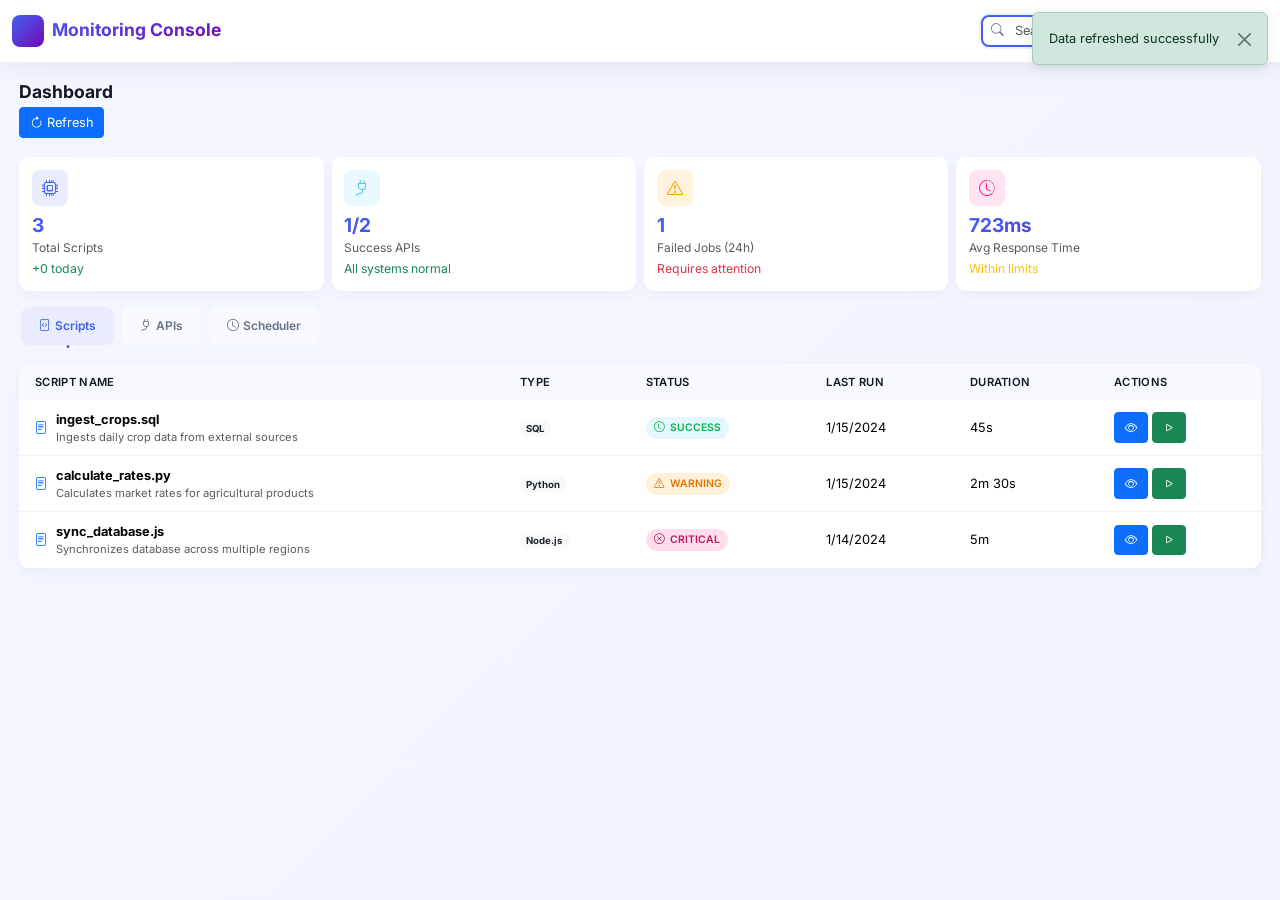
<file: index copy 4.html>
<!doctype html>
<html lang="en">

<head>
  <meta charset="utf-8">
  <meta name="viewport" content="width=device-width, initial-scale=1">
  <title>Project Monitoring Dashboard</title>
  <link href="https://cdn.jsdelivr.net/npm/bootstrap@5.3.2/dist/css/bootstrap.min.css" rel="stylesheet">
  <link href="https://cdn.jsdelivr.net/npm/bootstrap-icons@1.11.3/font/bootstrap-icons.css" rel="stylesheet">
  <link href="https://fonts.googleapis.com/css2?family=Inter:wght@300;400;500;600;700&display=swap" rel="stylesheet">
  <style>
    :root {
      --primary: #4361ee;
      --primary-dark: #3a56d4;
      --secondary: #7209b7;
      --success: #4cc9f0;
      --danger: #f72585;
      --warning: #ff9e00;
      --dark: #121826;
      --light: #f8f9fa;
      --card-bg: #ffffff;
      --sidebar-bg: #1a1d29;
      --gradient: linear-gradient(135deg, #4361ee 0%, #7209b7 100%);
    }

    body {
      font-family: 'Inter', sans-serif;
      background: linear-gradient(135deg, #f5f7ff 0%, #f0f2ff 100%);
      color: var(--dark);
      min-height: 100vh;
      overflow-x: hidden;
      font-size: 14px;
    }

    .navbar-modern {
      background: var(--card-bg);
      backdrop-filter: blur(10px);
      border-bottom: 1px solid rgba(255, 255, 255, 0.1);
      box-shadow: 0 4px 30px rgba(0, 0, 0, 0.08);
      padding: 0.6rem 0;
    }

    .navbar-brand {
      display: flex;
      align-items: center;
      gap: 8px;
      font-weight: 700;
      font-size: 1.1rem;
      background: var(--gradient);
      -webkit-background-clip: text;
      background-clip: text;
      -webkit-text-fill-color: transparent;
    }

    .nav-icon {
      width: 32px;
      height: 32px;
      background: var(--gradient);
      border-radius: 8px;
      display: flex;
      align-items: center;
      justify-content: center;
      color: white;
      font-size: 0.9rem;
    }

    .nav-item {
      margin: 0 2px;
    }

    .nav-link {
      color: #64748b !important;
      font-weight: 500;
      padding: 0.3rem 0.6rem !important;
      border-radius: 6px;
      transition: all 0.3s ease;
      position: relative;
      font-size: 0.8rem;
    }

    .nav-link:hover {
      color: var(--primary) !important;
      background: rgba(67, 97, 238, 0.08);
    }

    .nav-link.active {
      color: var(--primary) !important;
      background: rgba(67, 97, 238, 0.12);
    }

    .nav-link.active::after {
      content: '';
      position: absolute;
      bottom: -5px;
      left: 50%;
      transform: translateX(-50%);
      width: 3px;
      height: 3px;
      background: var(--primary);
      border-radius: 50%;
    }

    .user-avatar {
      width: 32px;
      height: 32px;
      border-radius: 50%;
      background: var(--gradient);
      display: flex;
      align-items: center;
      justify-content: center;
      color: white;
      font-weight: 600;
      cursor: pointer;
      font-size: 0.8rem;
    }

    .stat-card {
      background: var(--card-bg);
      border-radius: 10px;
      padding: 0.8rem;
      border: none;
      box-shadow: 0 4px 12px rgba(0, 0, 0, 0.04);
      transition: transform 0.3s ease, box-shadow 0.3s ease;
      height: 100%;
    }

    .stat-card:hover {
      transform: translateY(-2px);
      box-shadow: 0 6px 16px rgba(0, 0, 0, 0.06);
    }

    .stat-icon {
      width: 36px;
      height: 36px;
      border-radius: 8px;
      display: flex;
      align-items: center;
      justify-content: center;
      font-size: 1rem;
      margin-bottom: 0.5rem;
    }

    .icon-primary {
      background: rgba(67, 97, 238, 0.12);
      color: var(--primary);
    }

    .icon-success {
      background: rgba(76, 201, 240, 0.12);
      color: var(--success);
    }

    .icon-danger {
      background: rgba(247, 37, 133, 0.12);
      color: var(--danger);
    }

    .icon-warning {
      background: rgba(255, 158, 0, 0.12);
      color: var(--warning);
    }

    .stat-number {
      font-size: 1.2rem;
      font-weight: 700;
      margin-bottom: 0.1rem;
      background: var(--gradient);
      -webkit-background-clip: text;
      background-clip: text;
      -webkit-text-fill-color: transparent;
    }

    .main-content {
      padding: 1.2rem;
      max-width: 1400px;
      margin: 0 auto;
    }

    .section-header {
      margin-bottom: 1.2rem;
    }

    .section-title {
      font-size: 1.1rem;
      font-weight: 700;
      color: var(--dark);
      margin-bottom: 0.3rem;
    }

    .status-badge {
      padding: 0.2rem 0.5rem;
      border-radius: 12px;
      font-size: 0.65rem;
      font-weight: 600;
      display: inline-flex;
      align-items: center;
      gap: 2px;
    }

    .status-success {
      background: rgba(76, 201, 240, 0.15);
      color: #08b24f;
    }

    .status-warning {
      background: rgba(255, 158, 0, 0.15);
      color: #d97706;
    }

    .status-critical {
      background: rgba(247, 37, 133, 0.15);
      color: #be185d;
    }

    .data-table {
      background: var(--card-bg);
      border-radius: 12px;
      box-shadow: 0 4px 12px rgba(0, 0, 0, 0.04);
      overflow: hidden;
      border: none;
    }

    .data-table thead th {
      background: rgba(67, 97, 238, 0.04);
      border: none;
      padding: 0.6rem 1rem;
      font-weight: 600;
      color: var(--dark);
      font-size: 0.7rem;
      text-transform: uppercase;
      letter-spacing: 0.3px;
    }

    .data-table tbody td {
      padding: 0.6rem 1rem;
      border-bottom: 1px solid rgba(0, 0, 0, 0.05);
      vertical-align: middle;
      font-size: 0.8rem;
    }

    .data-table tbody tr:hover {
      background: rgba(67, 97, 238, 0.03);
    }

    .custom-tabs {
      border: none;
      background: transparent;
      gap: 4px;
      margin-bottom: 1.2rem;
    }

    .custom-tabs .nav-link {
      padding: 0.5rem 1rem !important;
      border-radius: 8px;
      border: 2px solid transparent;
      background: rgba(255, 255, 255, 0.5);
      color: #64748b;
      font-weight: 600;
      transition: all 0.3s ease;
      font-size: 0.75rem;
    }

    .custom-tabs .nav-link:hover {
      border-color: rgba(67, 97, 238, 0.2);
      color: var(--primary);
    }

    .custom-tabs .nav-link.active {
      background: #e8ecfd;
      color: white;
      border-color: #e8ecfd;
    }

    .loading-spinner {
      display: none;
      text-align: center;
      padding: 1.5rem;
    }

    .spinner {
      width: 32px;
      height: 32px;
      border: 2px solid rgba(67, 97, 238, 0.1);
      border-radius: 50%;
      border-top-color: var(--primary);
      animation: spin 1s ease-in-out infinite;
      margin: 0 auto 0.6rem;
    }

    @keyframes spin {
      to {
        transform: rotate(360deg);
      }
    }

    .api-status {
      width: 6px;
      height: 6px;
      border-radius: 50%;
      display: inline-block;
      margin-right: 4px;
    }

    .api-status.success {
      background: #235e3a;
    }

    .api-status.warning {
      background: #ff9e00;
    }

    .api-status.critical {
      background: #f72585;
    }

    .detail-modal {
      border-radius: 12px;
      border: none;
    }

    .detail-modal .modal-header {
      border-bottom: 1px solid rgba(0, 0, 0, 0.05);
      background: linear-gradient(135deg, #4361ee15 0%, #7209b715 100%);
      border-radius: 12px 12px 0 0;
      padding: 0.8rem;
    }

    .detail-modal .modal-body {
      padding: 1rem;
    }

    .detail-section {
      margin-bottom: 0.8rem;
    }

    .detail-label {
      font-weight: 600;
      color: #64748b;
      margin-bottom: 0.2rem;
      font-size: 0.75rem;
    }

    .detail-value {
      font-size: 0.85rem;
      font-weight: 500;
      color: var(--dark);
    }

    .detail-card {
      background: #f8f9ff;
      border-radius: 8px;
      padding: 1rem;
      border: 1px solid rgba(67, 97, 238, 0.1);
    }

    .log-entry {
      padding: 0.5rem;
      border-radius: 5px;
      background: white;
      border: 1px solid rgba(0, 0, 0, 0.05);
      margin-bottom: 0.3rem;
      font-size: 0.75rem;
    }

    .log-entry.error {
      border-left: 2px solid var(--danger);
      background: rgba(247, 37, 133, 0.05);
    }

    .log-entry.warning {
      border-left: 2px solid var(--warning);
      background: rgba(255, 158, 0, 0.05);
    }

    .log-entry.success {
      border-left: 2px solid var(--success);
      background: rgba(76, 201, 240, 0.05);
    }

    @media (max-width:768px) {
      .main-content {
        padding: 0.8rem;
      }

      .navbar-nav {
        margin-top: 0.6rem;
      }

      .stat-card {
        margin-bottom: 0.6rem;
      }

      .detail-modal .modal-body {
        padding: 0.8rem;
      }
    }

    .search-bar {
      position: relative;
      max-width: 300px;
    }

    .search-bar input {
      border-radius: 8px;
      padding-left: 2rem;
      border: 2px solid rgba(67, 97, 238, 0.1);
      background: rgba(255, 255, 255, 0.8);
      transition: all 0.3s ease;
      font-size: 0.8rem;
      height: 32px;
    }

    .search-bar input:focus {
      border-color: var(--primary);
      box-shadow: 0 0 0 2px rgba(67, 97, 238, 0.1);
    }

    .search-bar i {
      position: absolute;
      left: 0.6rem;
      top: 50%;
      transform: translateY(-50%);
      color: #64748b;
      font-size: 0.8rem;
    }

    .btn-sm {
      padding: 0.2rem 0.5rem;
      font-size: 0.75rem;
    }

    .btn {
      padding: 0.3rem 0.6rem;
      font-size: 0.8rem;
    }

    .text-muted {
      font-size: 0.75rem;
    }

    .small {
      font-size: 0.7rem;
    }

    .action-btns {
      display: flex;
      gap: 4px;
    }
  </style>
</head>

<body>
  <nav class="navbar navbar-expand-lg navbar-modern">
    <div class="container-fluid">
      <a class="navbar-brand" href="#">
        <div class="nav-icon">
          <i class="bi bi-speedometer2"></i>
        </div>
        Monitoring Console
      </a>
      <div class="d-flex align-items-center gap-2">
        <div class="search-bar">
          <i class="bi bi-search"></i>
          <input type="text" class="form-control" placeholder="Search..." id="globalSearch">
        </div>
        <div class="dropdown">
          <div class="user-avatar" data-bs-toggle="dropdown">
            <span>AD</span>
          </div>
          <ul class="dropdown-menu dropdown-menu-end">
            <li><a class="dropdown-item" href="#"><i class="bi bi-person me-2"></i>Profile</a></li>
            <li><a class="dropdown-item" href="#"><i class="bi bi-gear me-2"></i>Settings</a></li>
            <li>
              <hr class="dropdown-divider">
            </li>
            <li><a class="dropdown-item" href="#"><i class="bi bi-box-arrow-right me-2"></i>Logout</a></li>
          </ul>
        </div>
      </div>
    </div>
  </nav>
  <div class="main-content">
    <div class="section-header">
      <h1 class="section-title">Dashboard</h1>
      <div class="d-flex gap-2 mt-1">
        <button class="btn btn-primary btn-sm" onclick="fetchProjectData()">
          <i class="bi bi-arrow-clockwise me-1"></i>Refresh
        </button>
      </div>
    </div>
    <div id="loadingSpinner" class="loading-spinner">
      <div class="spinner"></div>
      <p>Fetching project data...</p>
    </div>
    <div class="row g-2 mb-3" id="statsOverview">
      <div class="col-md-3">
        <div class="stat-card">
          <div class="stat-icon icon-primary">
            <i class="bi bi-cpu"></i>
          </div>
          <h3 class="stat-number" id="totalScripts">0</h3>
          <p class="text-muted mb-0">Total Scripts</p>
          <small class="text-success" id="scriptsChange">+0 today</small>
        </div>
      </div>
      <div class="col-md-3">
        <div class="stat-card">
          <div class="stat-icon icon-success">
            <i class="bi bi-plug"></i>
          </div>
          <h3 class="stat-number" id="successApis">0</h3>
          <p class="text-muted mb-0">Success APIs</p>
          <small class="text-success" id="apisChange">All systems normal</small>
        </div>
      </div>
      <div class="col-md-3">
        <div class="stat-card">
          <div class="stat-icon icon-warning">
            <i class="bi bi-exclamation-triangle"></i>
          </div>
          <h3 class="stat-number" id="failedJobs">0</h3>
          <p class="text-muted mb-0">Failed Jobs (24h)</p>
          <small class="text-danger" id="failuresChange">Requires attention</small>
        </div>
      </div>
      <div class="col-md-3">
        <div class="stat-card">
          <div class="stat-icon icon-danger">
            <i class="bi bi-clock-history"></i>
          </div>
          <h3 class="stat-number" id="avgResponse">0ms</h3>
          <p class="text-muted mb-0">Avg Response Time</p>
          <small class="text-warning" id="responseChange">Within limits</small>
        </div>
      </div>
    </div>
    <ul class="nav nav-pills custom-tabs" id="mainTabs">
      <li class="nav-item">
        <button class="nav-link active" data-bs-toggle="pill" data-bs-target="#scriptsTab">
          <i class="bi bi-file-code me-1"></i>Scripts
        </button>
      </li>
      <li class="nav-item">
        <button class="nav-link" data-bs-toggle="pill" data-bs-target="#apisTab">
          <i class="bi bi-plug me-1"></i>APIs
        </button>
      </li>
      <li class="nav-item">
        <button class="nav-link" data-bs-toggle="pill" data-bs-target="#schedulerTab">
          <i class="bi bi-clock me-1"></i>Scheduler
        </button>
      </li>
    </ul>
    <div class="tab-content">
      <div class="tab-pane fade show active" id="scriptsTab">
        <div class="data-table">
          <div class="table-responsive">
            <table class="table table-hover mb-0">
              <thead>
                <tr>
                  <th>Script Name</th>
                  <th>Type</th>
                  <th>Status</th>
                  <th>Last Run</th>
                  <th>Duration</th>
                  <th>Actions</th>
                </tr>
              </thead>
              <tbody id="scriptsTable">
              </tbody>
            </table>
          </div>
        </div>
      </div>
      <div class="tab-pane fade" id="apisTab">
        <div class="data-table">
          <div class="table-responsive">
            <table class="table table-hover mb-0">
              <thead>
                <tr>
                  <th>API Name</th>
                  <th>Endpoint</th>
                  <th>Status</th>
                  <th>Response Time</th>
                  <th>Last Check</th>
                  <th>Actions</th>
                </tr>
              </thead>
              <tbody id="apisTable">
              </tbody>
            </table>
          </div>
        </div>
      </div>
      <div class="tab-pane fade" id="schedulerTab">
        <div class="data-table">
          <div class="table-responsive">
            <table class="table table-hover mb-0">
              <thead>
                <tr>
                  <th>Job Name</th>
                  <th>Schedule</th>
                  <th>Next Run</th>
                  <th>Last Run</th>
                  <th>Status</th>
                  <th>Actions</th>
                </tr>
              </thead>
              <tbody id="schedulerTable">
              </tbody>
            </table>
          </div>
        </div>
      </div>
    </div>
  </div>
  <div class="modal fade" id="detailModal" tabindex="-1" aria-hidden="true">
    <div class="modal-dialog modal-lg modal-dialog-centered detail-modal">
      <div class="modal-content">
        <div class="modal-header">
          <h5 class="modal-title" id="detailModalTitle">Details</h5>
          <button type="button" class="btn-close" data-bs-dismiss="modal"></button>
        </div>
        <div class="modal-body" id="detailModalBody">
        </div>
        <div class="modal-footer">
          <button type="button" class="btn btn-secondary btn-sm" data-bs-dismiss="modal">Close</button>
        </div>
      </div>
    </div>
  </div>
  <script src="https://ajax.googleapis.com/ajax/libs/jquery/3.7.1/jquery.min.js"></script>
  <script src="https://cdn.jsdelivr.net/npm/bootstrap@5.3.2/dist/js/bootstrap.bundle.min.js"></script>
  <script>
    const API_BASE_URL = 'https://your-api-endpoint.com';
    const PROJECT_ID = 'agriconnect';
    const mockData = {
      scripts: [
        {
          id: 1, name: 'ingest_crops.sql', type: 'SQL', status: 'Success', lastRun: '2024-01-15T10:30:00Z', duration: '45s', nextRun: '2024-01-16T02:00:00Z', description: 'Ingests daily crop data from external sources', location: '/scripts/sql/ingest_crops.sql', dependencies: ['PostgreSQL 14', 'AWS S3'], logs: [
            { time: '2024-01-15T10:30:00Z', message: 'Script started successfully', type: 'success' },
            { time: '2024-01-15T10:30:15Z', message: 'Connected to database', type: 'success' },
            { time: '2024-01-15T10:30:30Z', message: 'Data ingestion completed', type: 'success' }
          ]
        },
        {
          id: 2, name: 'calculate_rates.py', type: 'Python', status: 'warning', lastRun: '2024-01-15T06:00:00Z', duration: '2m 30s', nextRun: '2024-01-15T18:00:00Z', description: 'Calculates market rates for agricultural products', location: '/scripts/python/calculate_rates.py', dependencies: ['Python 3.9', 'Pandas 1.5', 'NumPy 1.24'], logs: [
            { time: '2024-01-15T06:00:00Z', message: 'Script started', type: 'success' },
            { time: '2024-01-15T06:01:30Z', message: 'Warning: Some data points missing', type: 'warning' },
            { time: '2024-01-15T06:02:30Z', message: 'Calculation completed with warnings', type: 'warning' }
          ]
        },
        {
          id: 3, name: 'sync_database.js', type: 'Node.js', status: 'critical', lastRun: '2024-01-14T23:45:00Z', duration: '5m', nextRun: '2024-01-15T23:45:00Z', description: 'Synchronizes database across multiple regions', location: '/scripts/node/sync_database.js', dependencies: ['Node.js 18', 'MongoDB Driver 5.0'], logs: [
            { time: '2024-01-14T23:45:00Z', message: 'Script started', type: 'success' },
            { time: '2024-01-14T23:47:00Z', message: 'Error: Database connection timeout', type: 'error' },
            { time: '2024-01-14T23:50:00Z', message: 'Script failed to complete', type: 'error' }
          ]
        }
      ],
      apis: [
        {
          id: 1, name: 'Weather API', endpoint: '/api/weather/v1', status: 'success', responseTime: '245ms', lastCheck: '2024-01-15T11:15:00Z', description: 'Provides weather data for agricultural planning', method: 'GET', version: 'v1.2.3', uptime: '99.8%', logs: [
            { time: '2024-01-15T11:15:00Z', message: 'Health check passed', type: 'success' },
            { time: '2024-01-15T10:15:00Z', message: '200 OK - Response time: 245ms', type: 'success' }
          ]
        },
        {
          id: 2, name: 'Market Rates API', endpoint: '/api/rates/latest', status: 'warning', responseTime: '1200ms', lastCheck: '2024-01-15T11:10:00Z', description: 'Provides latest market rates for crops', method: 'GET', version: 'v1.1.0', uptime: '95.2%', logs: [
            { time: '2024-01-15T11:10:00Z', message: 'Response time above threshold', type: 'warning' },
            { time: '2024-01-15T10:10:00Z', message: '200 OK - Response time: 450ms', type: 'success' }
          ]
        }
      ],
      scheduler: [
        {
          id: 1, name: 'Daily Crop Sync', schedule: '0 2 * * *', nextRun: '2024-01-16T02:00:00Z', lastRun: '2024-01-15T02:00:00Z', status: 'success', description: 'Synchronizes crop data daily at 2 AM', script: 'ingest_crops.sql', logs: [
            { time: '2024-01-15T02:00:00Z', message: 'Job started', type: 'success' },
            { time: '2024-01-15T02:00:45Z', message: 'Job completed successfully', type: 'success' }
          ]
        },
        {
          id: 2, name: 'Price Updates', schedule: '*/15 * * * *', nextRun: '2024-01-15T11:30:00Z', lastRun: '2024-01-15T11:15:00Z', status: 'warning', description: 'Updates prices every 15 minutes', script: 'calculate_rates.py', logs: [
            { time: '2024-01-15T11:15:00Z', message: 'Job completed with warnings', type: 'warning' },
            { time: '2024-01-15T11:00:00Z', message: 'Job completed successfully', type: 'success' }
          ]
        }
      ]
    };
    function formatDate(d) { if (!d) return 'Never'; const n = new Date(d), o = new Date(), a = o - n, s = Math.floor(a / 6e4), l = Math.floor(a / 36e5), c = Math.floor(a / 864e5); return s < 1 ? 'Just now' : s < 60 ? `${s}m ago` : l < 24 ? `${l}h ago` : c < 7 ? `${c}d ago` : n.toLocaleDateString(); }
    function formatTime(d) { if (!d) return 'N/A'; return new Date(d).toLocaleString(); }
    async function fetchProjectData() { showLoading(!0); try { await new Promise(r => setTimeout(r, 800)); const d = mockData; updateDashboard(d); showNotification('Data refreshed successfully', 'success') } catch (d) { console.error('Error fetching data:', d); showNotification('Failed to fetch data. Using cached data.', 'danger'); updateDashboard(mockData) } finally { showLoading(!1) } }
    function updateDashboard(d) {
      const o = d.scripts.length, a = d.apis.filter(d => 'success' === d.status).length, s = d.scripts.filter(d => 'critical' === d.status).length, l = Math.round(d.apis.filter(d => !isNaN(parseInt(d.responseTime))).reduce((d, o) => d + parseInt(o.responseTime), 0) / d.apis.filter(d => !isNaN(parseInt(d.responseTime))).length || 0); document.getElementById('totalScripts').textContent = o; document.getElementById('successApis').textContent = `${a}/${d.apis.length}`; document.getElementById('failedJobs').textContent = s; document.getElementById('avgResponse').textContent = `${l}ms`; updateTable('scriptsTable', d.scripts, d => `
<tr>
<td>
<div class="d-flex align-items-center">
<i class="bi bi-file-text me-2 text-primary"></i>
<div>
<strong>${d.name}</strong>
<div class="small text-muted">${d.description || d.type}</div>
</div>
</div>
</td>
<td>
<span class="badge bg-light text-dark">${d.type}</span>
</td>
<td>
<span class="status-badge ${getStatusClass(d.status)}">
<i class="bi ${getStatusIcon(d.status)} me-1"></i>
${d.status.toUpperCase()}
</span>
</td>
<td>${formatDate(d.lastRun)}</td>
<td>${d.duration}</td>
<td>
<div class="action-btns">
<button class="btn btn-sm btn-primary" onclick="showScriptDetails(${d.id})" title="View Details">
<i class="bi bi-eye"></i>
</button>
<button class="btn btn-sm btn-success" onclick="runScript(${d.id})" title="Run Script">
<i class="bi bi-play"></i>
</button>
</div>
</td>
</tr>
`); updateTable('apisTable', d.apis, d => `
<tr>
<td>
<div class="d-flex align-items-center">
<span class="api-status ${d.status}"></span>
<strong>${d.name}</strong>
</div>
</td>
<td>
<code class="small">${d.endpoint}</code>
</td>
<td>
<span class="status-badge ${getStatusClass(d.status)}">
${d.status.toUpperCase()}
</span>
</td>
<td>
<span class="${'Timeout' === d.responseTime ? 'text-danger' : ''}">
${d.responseTime}
</span>
</td>
<td>${formatDate(d.lastCheck)}</td>
<td>
<button class="btn btn-sm btn-primary" onclick="showApiDetails(${d.id})">
<i class="bi bi-eye me-1"></i>View
</button>
</td>
</tr>
`); updateTable('schedulerTable', d.scheduler, d => `
<tr>
<td>
<div class="d-flex align-items-center">
<i class="bi bi-clock-history me-2 text-warning"></i>
<strong>${d.name}</strong>
</div>
</td>
<td>
<code class="small">${d.schedule}</code>
</td>
<td>${formatDate(d.nextRun)}</td>
<td>${formatDate(d.lastRun)}</td>
<td>
<span class="status-badge ${getStatusClass(d.status)}">
${d.status.toUpperCase()}
</span>
</td>
<td>
<button class="btn btn-sm btn-primary" onclick="showSchedulerDetails(${d.id})">
<i class="bi bi-eye me-1"></i>View
</button>
</td>
</tr>
`)
    }
    function updateTable(d, o, a) {
      const s = document.getElementById(d); if (0 === o.length) return s.innerHTML = `
<tr>
<td colspan="6" class="text-center py-3 text-muted">
<i class="bi bi-inbox"></i>
<p class="mt-1">No data available</p>
</td>
</tr>
`, void 0; s.innerHTML = o.map(a).join('')
    }
    function getStatusClass(d) { switch (d) { case 'success': return 'status-success'; case 'warning': return 'status-warning'; case 'critical': return 'status-critical'; default: return 'status-success' } }
    function getStatusIcon(d) { switch (d) { case 'success': return 'bi-check-circle'; case 'warning': return 'bi-exclamation-triangle'; case 'critical': return 'bi-x-circle'; default: return 'bi-clock' } }
    function runScript(d) { const o = mockData.scripts.find(o => o.id === d); if (!o) return showNotification('Script not found', 'danger'), void 0; showNotification(`Running script: ${o.name}...`, 'info'); setTimeout(() => { o.lastRun = new Date().toISOString(); o.status = 'success'; showNotification(`Script ${o.name} executed successfully`, 'success'); updateDashboard(mockData) }, 1500) }
    function showScriptDetails(d) {
      const o = mockData.scripts.find(o => o.id === d); if (!o) return showNotification('Script not found', 'danger'), void 0; document.getElementById('detailModalTitle').textContent = `Script Details: ${o.name}`; document.getElementById('detailModalBody').innerHTML = `
<div class="detail-card">
<div class="row">
<div class="col-md-6">
<div class="detail-section">
<div class="detail-label">Name</div>
<div class="detail-value">${o.name}</div>
</div>
<div class="detail-section">
<div class="detail-label">Type</div>
<div class="detail-value">${o.type}</div>
</div>
<div class="detail-section">
<div class="detail-label">Status</div>
<span class="status-badge ${getStatusClass(o.status)}">
<i class="bi ${getStatusIcon(o.status)} me-1"></i>
${o.status.toUpperCase()}
</span>
</div>
</div>
<div class="col-md-6">
<div class="detail-section">
<div class="detail-label">Last Run</div>
<div class="detail-value">${formatTime(o.lastRun)}</div>
</div>
<div class="detail-section">
<div class="detail-label">Duration</div>
<div class="detail-value">${o.duration}</div>
</div>
<div class="detail-section">
<div class="detail-label">Next Run</div>
<div class="detail-value">${formatTime(o.nextRun)}</div>
</div>
</div>
</div>
<div class="detail-section">
<div class="detail-label">Description</div>
<div class="detail-value">${o.description || 'No description available'}</div>
</div>
<div class="detail-section">
<div class="detail-label">Location</div>
<div class="detail-value"><code>${o.location}</code></div>
</div>
<div class="detail-section">
<div class="detail-label">Dependencies</div>
<div class="detail-value">
${o.dependencies ? o.dependencies.map(d => `<span class="badge bg-light text-dark me-1">${d}</span>`).join('') : 'None'}
</div>
</div>
<div class="detail-section">
<div class="detail-label">Recent Logs</div>
<div>
${o.logs ? o.logs.map(d => `
<div class="log-entry ${d.type}">
<div class="d-flex justify-content-between">
<small>${formatTime(d.time)}</small>
<small class="text-${'error' === d.type ? 'danger' : 'warning' === d.type ? 'warning' : 'success'}">
${d.type.toUpperCase()}
</small>
</div>
<div>${d.message}</div>
</div>
`).join('') : '<div class="text-muted">No logs available</div>'}
</div>
</div>
<div class="mt-3">
<button class="btn btn-success btn-sm" onclick="runScript(${o.id})">
<i class="bi bi-play me-1"></i>Run Script Now
</button>
</div>
</div>
`; new bootstrap.Modal(document.getElementById('detailModal')).show()
    }
    function showApiDetails(d) {
      const o = mockData.apis.find(o => o.id === d); if (!o) return showNotification('API not found', 'danger'), void 0; document.getElementById('detailModalTitle').textContent = `API Details: ${o.name}`; document.getElementById('detailModalBody').innerHTML = `
<div class="detail-card">
<div class="row">
<div class="col-md-6">
<div class="detail-section">
<div class="detail-label">Name</div>
<div class="detail-value">${o.name}</div>
</div>
<div class="detail-section">
<div class="detail-label">Status</div>
<span class="status-badge ${getStatusClass(o.status)}">
<span class="api-status ${o.status}"></span>
${o.status.toUpperCase()}
</span>
</div>
<div class="detail-section">
<div class="detail-label">Method</div>
<div class="detail-value"><code>${o.method || 'GET'}</code></div>
</div>
</div>
<div class="col-md-6">
<div class="detail-section">
<div class="detail-label">Response Time</div>
<div class="detail-value ${'Timeout' === o.responseTime ? 'text-danger' : ''}">
${o.responseTime}
</div>
</div>
<div class="detail-section">
<div class="detail-label">Last Check</div>
<div class="detail-value">${formatTime(o.lastCheck)}</div>
</div>
<div class="detail-section">
<div class="detail-label">Uptime</div>
<div class="detail-value">${o.uptime || 'N/A'}</div>
</div>
</div>
</div>
<div class="detail-section">
<div class="detail-label">Endpoint</div>
<div class="detail-value"><code>${o.endpoint}</code></div>
</div>
<div class="detail-section">
<div class="detail-label">Description</div>
<div class="detail-value">${o.description || 'No description available'}</div>
</div>
<div class="detail-section">
<div class="detail-label">Version</div>
<div class="detail-value">${o.version || 'N/A'}</div>
</div>
<div class="detail-section">
<div class="detail-label">Recent Logs</div>
<div>
${o.logs ? o.logs.map(d => `
<div class="log-entry ${d.type}">
<div class="d-flex justify-content-between">
<small>${formatTime(d.time)}</small>
<small class="text-${'error' === d.type ? 'danger' : 'warning' === d.type ? 'warning' : 'success'}">
${d.type.toUpperCase()}
</small>
</div>
<div>${d.message}</div>
</div>
`).join('') : '<div class="text-muted">No logs available</div>'}
</div>
</div>
</div>
`; new bootstrap.Modal(document.getElementById('detailModal')).show()
    }
    function showSchedulerDetails(d) {
      const o = mockData.scheduler.find(o => o.id === d); if (!o) return showNotification('Job not found', 'danger'), void 0; document.getElementById('detailModalTitle').textContent = `Job Details: ${o.name}`; document.getElementById('detailModalBody').innerHTML = `
<div class="detail-card">
<div class="row">
<div class="col-md-6">
<div class="detail-section">
<div class="detail-label">Name</div>
<div class="detail-value">${o.name}</div>
</div>
<div class="detail-section">
<div class="detail-label">Status</div>
<span class="status-badge ${getStatusClass(o.status)}">
<i class="bi ${getStatusIcon(o.status)} me-1"></i>
${o.status.toUpperCase()}
</span>
</div>
<div class="detail-section">
<div class="detail-label">Schedule</div>
<div class="detail-value"><code>${o.schedule}</code></div>
</div>
</div>
<div class="col-md-6">
<div class="detail-section">
<div class="detail-label">Last Run</div>
<div class="detail-value">${formatTime(o.lastRun)}</div>
</div>
<div class="detail-section">
<div class="detail-label">Next Run</div>
<div class="detail-value">${formatTime(o.nextRun)}</div>
</div>
<div class="detail-section">
<div class="detail-label">Script</div>
<div class="detail-value">${o.script || 'N/A'}</div>
</div>
</div>
</div>
<div class="detail-section">
<div class="detail-label">Description</div>
<div class="detail-value">${o.description || 'No description available'}</div>
</div>
<div class="detail-section">
<div class="detail-label">Cron Expression</div>
<div class="detail-value">
<code>${o.schedule}</code>
<small class="text-muted ms-1">${getCronDescription(o.schedule)}</small>
</div>
</div>
<div class="detail-section">
<div class="detail-label">Recent Logs</div>
<div>
${o.logs ? o.logs.map(d => `
<div class="log-entry ${d.type}">
<div class="d-flex justify-content-between">
<small>${formatTime(d.time)}</small>
<small class="text-${'error' === d.type ? 'danger' : 'warning' === d.type ? 'warning' : 'success'}">
${d.type.toUpperCase()}
</small>
</div>
<div>${d.message}</div>
</div>
`).join('') : '<div class="text-muted">No logs available</div>'}
</div>
</div>
</div>
`; new bootstrap.Modal(document.getElementById('detailModal')).show()
    }
    function getCronDescription(d) { const o = d.split(' '); if (5 !== o.length) return 'Invalid cron expression'; const [a, s, l, c, n] = o; let t = 'Runs '; return '*' === a && '*' === s ? t += 'every minute' : '*/15' === a && '*' === s ? t += 'every 15 minutes' : '0' === a && '2' === s ? t += 'daily at 2:00 AM' : t += `at ${s}:${a} on ${l} of ${c}`, t }
    function showLoading(d) { document.getElementById('loadingSpinner').style.display = d ? 'block' : 'none'; document.getElementById('statsOverview').style.display = d ? 'none' : 'flex'; document.getElementById('mainTabs').style.display = d ? 'none' : 'flex'; document.querySelector('.tab-content').style.display = d ? 'none' : 'block' }
    function showNotification(d, o) { const a = document.createElement('div'); a.className = `alert alert-${o} alert-dismissible fade show position-fixed`; a.style.cssText = 'top:12px;right:12px;z-index:9999;min-width:220px;box-shadow:0 2px 10px rgba(0,0,0,0.1);font-size:0.8rem;'; a.innerHTML = `${d}<button type="button" class="btn-close" data-bs-dismiss="alert"></button>`; document.body.appendChild(a); setTimeout(() => { a.remove() }, 3e3) }
    document.getElementById('globalSearch').addEventListener('input', function (d) { const o = d.target.value.toLowerCase();['scriptsTable', 'apisTable', 'schedulerTable'].forEach(d => { document.querySelectorAll(`#${d} tr`).forEach(d => { const a = d.textContent.toLowerCase(); d.style.display = a.includes(o) ? '' : 'none' }) }) });
    setInterval(fetchProjectData, 25e3);
    document.addEventListener('DOMContentLoaded', () => { fetchProjectData(); const d = document.getElementById('globalSearch'); d && d.focus() });
  </script>
</body>

</html>
</file>
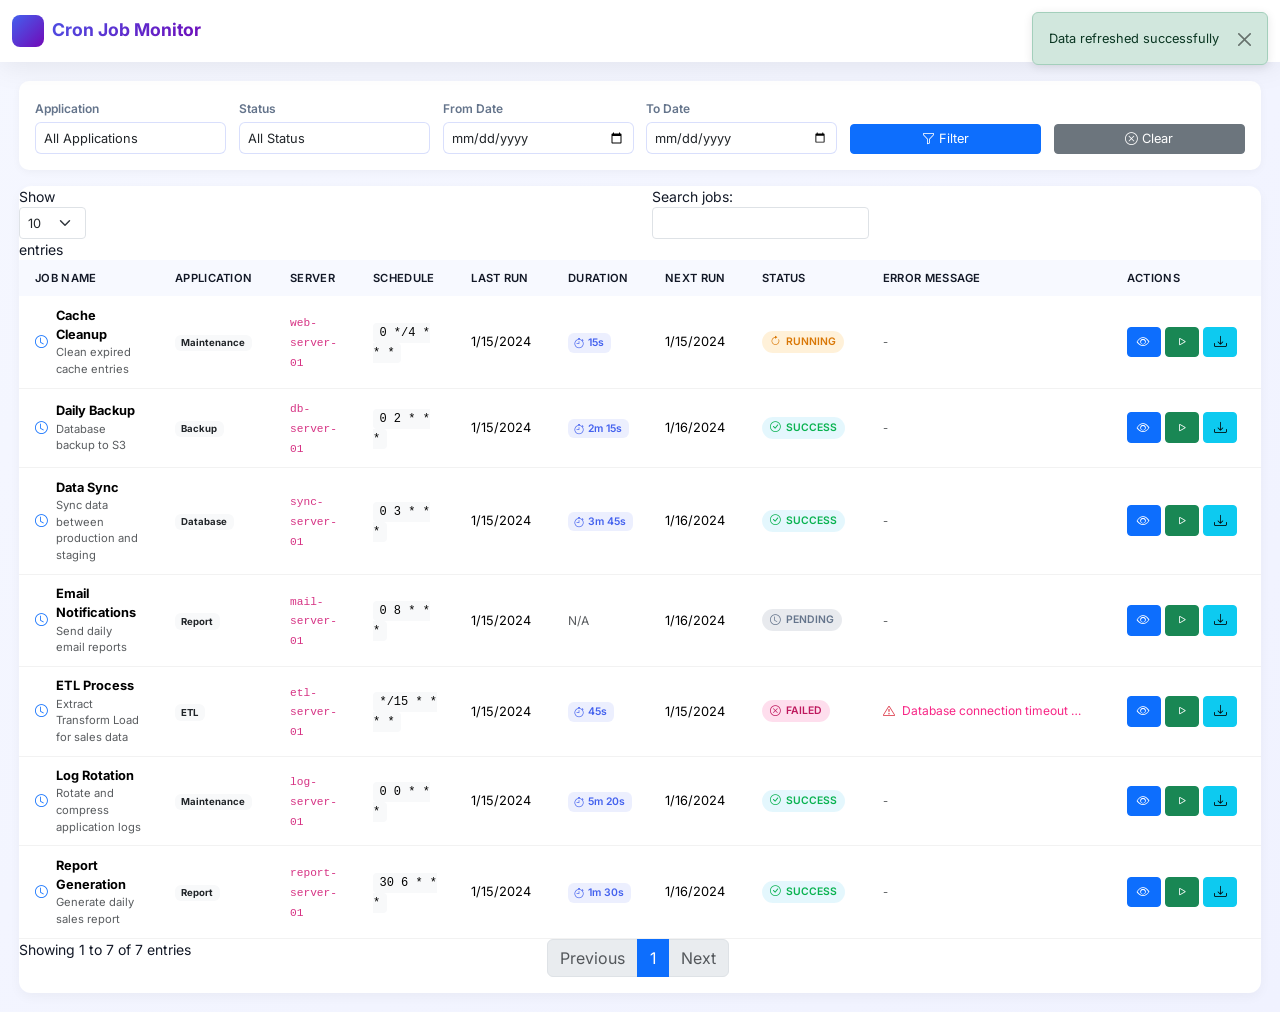
<file: index copy 5.html>
<!doctype html>
<html lang="en">

<head>
  <meta charset="utf-8">
  <meta name="viewport" content="width=device-width, initial-scale=1">
  <title>Cron Job Monitoring Dashboard</title>
  <link href="assets/css/bootstrap.min.css" rel="stylesheet">
  <link href="https://cdn.jsdelivr.net/npm/bootstrap-icons@1.11.3/font/bootstrap-icons.css" rel="stylesheet">
  <link href="assets/vendor/bootstrap-icons/bootstrap-icons.css" rel="stylesheet">
  <!-- <link href="assets/vendor/datatable/dataTables.bootstrap5.min.css" rel="stylesheet"> -->
  <link href="https://cdn.datatables.net/1.13.6/css/dataTables.bootstrap5.min.css" rel="stylesheet">
  <link href="https://fonts.googleapis.com/css2?family=Inter:wght@300;400;500;600;700&display=swap" rel="stylesheet">
  <style>
    :root {
      --primary: #4361ee;
      --primary-dark: #3a56d4;
      --secondary: #7209b7;
      --success: #4cc9f0;
      --danger: #f72585;
      --warning: #ff9e00;
      --dark: #121826;
      --light: #f8f9fa;
      --card-bg: #ffffff;
      --sidebar-bg: #1a1d29;
      --gradient: linear-gradient(135deg, #4361ee 0%, #7209b7 100%);
    }

    body {
      font-family: 'Inter', sans-serif;
      background: linear-gradient(135deg, #f5f7ff 0%, #f0f2ff 100%);
      color: var(--dark);
      min-height: 100vh;
      overflow-x: hidden;
      font-size: 14px;
    }

    .navbar-modern {
      background: var(--card-bg);
      backdrop-filter: blur(10px);
      border-bottom: 1px solid rgba(255, 255, 255, 0.1);
      box-shadow: 0 4px 30px rgba(0, 0, 0, 0.08);
      padding: 0.6rem 0;
    }

    .navbar-brand {
      display: flex;
      align-items: center;
      gap: 8px;
      font-weight: 700;
      font-size: 1.1rem;
      background: var(--gradient);
      -webkit-background-clip: text;
      background-clip: text;
      -webkit-text-fill-color: transparent;
    }

    .nav-icon {
      width: 32px;
      height: 32px;
      background: var(--gradient);
      border-radius: 8px;
      display: flex;
      align-items: center;
      justify-content: center;
      color: white;
      font-size: 0.9rem;
    }

    .main-content {
      padding: 1.2rem;
      max-width: 1400px;
      margin: 0 auto;
    }

    .section-header {
      margin-bottom: 1.2rem;
    }

    .section-title {
      font-size: 1.1rem;
      font-weight: 700;
      color: var(--dark);
      margin-bottom: 0.3rem;
    }

    .status-badge {
      padding: 0.2rem 0.5rem;
      border-radius: 12px;
      font-size: 0.65rem;
      font-weight: 600;
      display: inline-flex;
      align-items: center;
      gap: 2px;
    }

    .status-success {
      background: rgba(76, 201, 240, 0.15);
      color: #08b24f;
    }

    .status-warning {
      background: rgba(255, 158, 0, 0.15);
      color: #d97706;
    }

    .status-critical {
      background: rgba(247, 37, 133, 0.15);
      color: #be185d;
    }

    .status-inactive {
      background: rgba(100, 116, 139, 0.15);
      color: #64748b;
    }

    .data-table {
      background: var(--card-bg);
      border-radius: 12px;
      box-shadow: 0 4px 12px rgba(0, 0, 0, 0.04);
      overflow: hidden;
      border: none;
    }

    .data-table thead th {
      background: rgba(67, 97, 238, 0.04);
      border: none;
      padding: 0.6rem 1rem;
      font-weight: 600;
      color: var(--dark);
      font-size: 0.7rem;
      text-transform: uppercase;
      letter-spacing: 0.3px;
    }

    .data-table tbody td {
      padding: 0.6rem 1rem;
      border-bottom: 1px solid rgba(0, 0, 0, 0.05);
      vertical-align: middle;
      font-size: 0.8rem;
    }

    .data-table tbody tr:hover {
      background: rgba(67, 97, 238, 0.03);
    }

    .filter-card {
      background: var(--card-bg);
      border-radius: 10px;
      padding: 1rem;
      margin-bottom: 1rem;
      box-shadow: 0 2px 8px rgba(0, 0, 0, 0.04);
    }

    .filter-row {
      display: flex;
      flex-wrap: wrap;
      gap: 0.8rem;
      align-items: flex-end;
    }

    .filter-group {
      flex: 1;
      min-width: 180px;
    }

    .filter-group label {
      font-size: 0.75rem;
      font-weight: 600;
      color: #64748b;
      margin-bottom: 0.25rem;
    }

    .filter-group select,
    .filter-group input {
      font-size: 0.8rem;
      height: 32px;
      border-radius: 6px;
      border: 1px solid rgba(67, 97, 238, 0.2);
    }

    .filter-group select:focus,
    .filter-group input:focus {
      border-color: var(--primary);
      box-shadow: 0 0 0 2px rgba(67, 97, 238, 0.1);
    }

    .loading-spinner {
      display: none;
      text-align: center;
      padding: 1.5rem;
    }

    .spinner {
      width: 32px;
      height: 32px;
      border: 2px solid rgba(67, 97, 238, 0.1);
      border-radius: 50%;
      border-top-color: var(--primary);
      animation: spin 1s ease-in-out infinite;
      margin: 0 auto 0.6rem;
    }

    @keyframes spin {
      to {
        transform: rotate(360deg);
      }
    }

    .detail-modal {
      border-radius: 12px;
      border: none;
    }

    .detail-modal .modal-header {
      border-bottom: 1px solid rgba(0, 0, 0, 0.05);
      background: linear-gradient(135deg, #4361ee15 0%, #7209b715 100%);
      border-radius: 12px 12px 0 0;
      padding: 0.8rem;
    }

    .detail-modal .modal-body {
      padding: 1rem;
    }

    .detail-section {
      margin-bottom: 0.8rem;
    }

    .detail-label {
      font-weight: 600;
      color: #64748b;
      margin-bottom: 0.2rem;
      font-size: 0.75rem;
    }

    .detail-value {
      font-size: 0.85rem;
      font-weight: 500;
      color: var(--dark);
    }

    .detail-card {
      background: #f8f9ff;
      border-radius: 8px;
      padding: 1rem;
      border: 1px solid rgba(67, 97, 238, 0.1);
    }

    .log-entry {
      padding: 0.5rem;
      border-radius: 5px;
      background: white;
      border: 1px solid rgba(0, 0, 0, 0.05);
      margin-bottom: 0.3rem;
      font-size: 0.75rem;
    }

    .log-entry.error {
      border-left: 2px solid var(--danger);
      background: rgba(247, 37, 133, 0.05);
    }

    .log-entry.warning {
      border-left: 2px solid var(--warning);
      background: rgba(255, 158, 0, 0.05);
    }

    .log-entry.success {
      border-left: 2px solid var(--success);
      background: rgba(76, 201, 240, 0.05);
    }

    .search-bar {
      position: relative;
      max-width: 300px;
    }

    .search-bar input {
      border-radius: 8px;
      padding-left: 2rem;
      border: 2px solid rgba(67, 97, 238, 0.1);
      background: rgba(255, 255, 255, 0.8);
      transition: all 0.3s ease;
      font-size: 0.8rem;
      height: 32px;
    }

    .search-bar input:focus {
      border-color: var(--primary);
      box-shadow: 0 0 0 2px rgba(67, 97, 238, 0.1);
    }

    .search-bar i {
      position: absolute;
      left: 0.6rem;
      top: 50%;
      transform: translateY(-50%);
      color: #64748b;
      font-size: 0.8rem;
    }

    .btn-sm {
      padding: 0.2rem 0.5rem;
      font-size: 0.75rem;
    }

    .btn {
      padding: 0.3rem 0.6rem;
      font-size: 0.8rem;
    }

    .text-muted {
      font-size: 0.75rem;
    }

    .small {
      font-size: 0.7rem;
    }

    .action-btns {
      display: flex;
      gap: 4px;
    }

    .cron-expression {
      font-family: monospace;
      background: #f8f9fa;
      padding: 0.2rem 0.4rem;
      border-radius: 4px;
      font-size: 0.75rem;
    }

    .dataTables_wrapper .dataTables_length select {
      font-size: 0.8rem;
      height: 32px;
    }

    .dataTables_wrapper .dataTables_filter input {
      font-size: 0.8rem;
      height: 32px;
    }

    .duration-badge {
      padding: 0.2rem 0.4rem;
      border-radius: 6px;
      font-size: 0.65rem;
      font-weight: 600;
      background: rgba(67, 97, 238, 0.1);
      color: var(--primary);
    }

    .error-message {
      max-width: 200px;
      white-space: nowrap;
      overflow: hidden;
      text-overflow: ellipsis;
      font-size: 0.75rem;
      color: var(--danger);
    }

    .error-message:hover {
      overflow: visible;
      white-space: normal;
      background: white;
      z-index: 1000;
      position: relative;
      box-shadow: 0 2px 8px rgba(0, 0, 0, 0.1);
      padding: 0.5rem;
      border-radius: 4px;
      border: 1px solid var(--danger);
    }

    @media (max-width:768px) {
      .main-content {
        padding: 0.8rem;
      }

      .filter-row {
        flex-direction: column;
      }

      .filter-group {
        width: 100%;
      }
    }
  </style>
</head>

<body>
  <nav class="navbar navbar-expand-lg navbar-modern">
    <div class="container-fluid">
      <a class="navbar-brand" href="#">
        <div class="nav-icon">
          <i class="bi bi-clock"></i>
        </div>
        Cron Job Monitor
      </a>
      <div class="d-flex align-items-center gap-2">
        <div class="dropdown">
          <div class="user-avatar" data-bs-toggle="dropdown"
            style="width:32px;height:32px;border-radius:50%;background:var(--gradient);display:flex;align-items:center;justify-content:center;color:white;font-weight:600;cursor:pointer;font-size:0.8rem;">
            <span>AD</span>
          </div>
          <ul class="dropdown-menu dropdown-menu-end">
            <li><a class="dropdown-item" href="#"><i class="bi bi-person me-2"></i>Profile</a></li>
            <li><a class="dropdown-item" href="#"><i class="bi bi-gear me-2"></i>Settings</a></li>
            <li>
              <hr class="dropdown-divider">
            </li>
            <li><a class="dropdown-item" href="#"><i class="bi bi-box-arrow-right me-2"></i>Logout</a></li>
          </ul>
        </div>
      </div>
    </div>
  </nav>

  <div class="main-content">

    <div class="section-header position-absolute top-0 end-0 p-3">
      <button class="btn btn-primary btn-sm" onclick="fetchCronJobs()">
        <i class="bi bi-arrow-clockwise me-1"></i> Refresh
      </button>
    </div>

    <div id="loadingSpinner" class="loading-spinner">
      <div class="spinner"></div>
      <p>Fetching cron job data...</p>
    </div>

    <div class="filter-card">
      <div class="filter-row">
        <div class="filter-group">
          <label>Application</label>
          <select class="form-control form-control-sm" id="filterApplication">
            <!-- <option value="">All Applications</option>
            <option value="Database">Database</option>
            <option value="Backup">Backup</option>
            <option value="ETL">ETL</option>
            <option value="Report">Report</option>
            <option value="Maintenance">Maintenance</option> -->
          </select>
        </div>
        <div class="filter-group">
          <label>Status</label>
          <select class="form-control form-control-sm" id="filterStatus">
            <option value="">All Status</option>
            <option value="success">Success</option>
            <option value="failed">Failed</option>
            <option value="running">Running</option>
            <option value="pending">Pending</option>
          </select>
        </div>
        <div class="filter-group">
          <label>From Date</label>
          <input type="date" class="form-control form-control-sm" id="filterFromDate">
        </div>
        <div class="filter-group">
          <label>To Date</label>
          <input type="date" class="form-control form-control-sm" id="filterToDate">
        </div>
        <div class="filter-group">
          <button class="btn btn-primary btn-sm w-100" onclick="applyFilters()">
            <i class="bi bi-funnel me-1"></i>Filter
          </button>
        </div>
        <div class="filter-group">
          <button class="btn btn-secondary btn-sm w-100" onclick="clearFilters()">
            <i class="bi bi-x-circle me-1"></i>Clear
          </button>
        </div>
      </div>
    </div>

    <div class="data-table">
      <div class="table-responsive">
        <table class="table table-hover mb-0" id="jobsTable">
          <thead>
            <tr>
              <th>Job Name</th>
              <th>Application</th>
              <th>Server</th>
              <th>Schedule</th>
              <th>Last Run</th>
              <th>Duration</th>
              <th>Next Run</th>
              <th>Status</th>
              <th>Error Message</th>
              <th>Actions</th>
            </tr>
          </thead>
          <tbody id="jobsTableBody">
          </tbody>
        </table>
      </div>
    </div>
  </div>

  <div class="modal fade" id="detailModal" tabindex="-1" aria-hidden="true">
    <div class="modal-dialog modal-lg modal-dialog-centered detail-modal">
      <div class="modal-content">
        <div class="modal-header">
          <h5 class="modal-title" id="detailModalTitle">Job Details</h5>
          <button type="button" class="btn-close" data-bs-dismiss="modal"></button>
        </div>
        <div class="modal-body" id="detailModalBody">
        </div>
        <div class="modal-footer">
          <button type="button" class="btn btn-secondary btn-sm" data-bs-dismiss="modal">Close</button>
        </div>
      </div>
    </div>
  </div>

  <!-- Edit Job Modal -->
  <div class="modal fade" id="editJobModal" tabindex="-1" aria-hidden="true">
    <div class="modal-dialog modal-lg modal-dialog-centered detail-modal">
      <div class="modal-content">
        <div class="modal-header">
          <h5 class="modal-title">Edit Cron Job</h5>
          <button type="button" class="btn-close" data-bs-dismiss="modal"></button>
        </div>
        <div class="modal-body">
          <form id="editJobForm">
            <input type="hidden" id="editJobId" name="jobId">
            <div class="row">
              <div class="col-md-6">
                <div class="mb-3">
                  <label class="form-label">Job Name *</label>
                  <input type="text" class="form-control" id="editJobName" name="jobName" required>
                </div>
                <div class="mb-3">
                  <label class="form-label">Description</label>
                  <textarea class="form-control" id="editDescription" name="description" rows="2"></textarea>
                </div>
                <div class="mb-3">
                  <label class="form-label">Application *</label>
                  <select class="form-control" id="editApplication" name="application" required>
                    <option value="">Select Application</option>
                    <option value="Database">Database</option>
                    <option value="Backup">Backup</option>
                    <option value="ETL">ETL</option>
                    <option value="Report">Report</option>
                    <option value="Maintenance">Maintenance</option>
                  </select>
                </div>
              </div>
              <div class="col-md-6">
                <div class="mb-3">
                  <label class="form-label">Server Name *</label>
                  <input type="text" class="form-control" id="editServerName" name="serverName" required>
                </div>
                <div class="mb-3">
                  <label class="form-label">Table Name</label>
                  <input type="text" class="form-control" id="editTableName" name="tableName">
                </div>
                <div class="mb-3">
                  <label class="form-label">Cron Expression *</label>
                  <input type="text" class="form-control" id="editCronExpression" name="cronExpression"
                    placeholder="0 2 * * *" required>
                  <small class="text-muted">Format: minute hour day month weekday</small>
                </div>
              </div>
            </div>
            <div class="mb-3">
              <label class="form-label">Command/Procedure *</label>
              <textarea class="form-control" id="editCommand" name="command" rows="3" required></textarea>
            </div>
            <div class="mb-3">
              <label class="form-label">Status</label>
              <select class="form-control" id="editStatus" name="status">
                <option value="active">Active</option>
                <option value="inactive">Inactive</option>
                <option value="pending">Pending</option>
              </select>
            </div>
          </form>
        </div>
        <div class="modal-footer">
          <button type="button" class="btn btn-secondary btn-sm" data-bs-dismiss="modal">Cancel</button>
          <button type="button" class="btn btn-danger btn-sm" onclick="deleteJob()">
            <i class="bi bi-trash me-1"></i>Delete
          </button>
          <button type="button" class="btn btn-primary btn-sm" onclick="saveJobChanges()">Save Changes</button>
        </div>
      </div>
    </div>
  </div>

  <div class="modal fade" id="addJobModal" tabindex="-1" aria-hidden="true">
    <div class="modal-dialog modal-lg modal-dialog-centered detail-modal">
      <div class="modal-content">
        <div class="modal-header">
          <h5 class="modal-title">Add New Cron Job</h5>
          <button type="button" class="btn-close" data-bs-dismiss="modal"></button>
        </div>
        <div class="modal-body">
          <form id="addJobForm">
            <div class="row">
              <div class="col-md-6">
                <div class="mb-3">
                  <label class="form-label">Job Name *</label>
                  <input type="text" class="form-control" name="jobName" required>
                </div>
                <div class="mb-3">
                  <label class="form-label">Description</label>
                  <textarea class="form-control" name="description" rows="2"></textarea>
                </div>
                <div class="mb-3">
                  <label class="form-label">Application *</label>
                  <select class="form-control" name="application" required>
                    <option value="">Select Application</option>
                    <option value="Database">Database</option>
                    <option value="Backup">Backup</option>
                    <option value="ETL">ETL</option>
                    <option value="Report">Report</option>
                    <option value="Maintenance">Maintenance</option>
                  </select>
                </div>
              </div>
              <div class="col-md-6">
                <div class="mb-3">
                  <label class="form-label">Server Name *</label>
                  <input type="text" class="form-control" name="serverName" required>
                </div>
                <div class="mb-3">
                  <label class="form-label">Table Name</label>
                  <input type="text" class="form-control" name="tableName">
                </div>
                <div class="mb-3">
                  <label class="form-label">Cron Expression *</label>
                  <input type="text" class="form-control" name="cronExpression" placeholder="0 2 * * *" required>
                  <small class="text-muted">Format: minute hour day month weekday</small>
                </div>
              </div>
            </div>
            <div class="mb-3">
              <label class="form-label">Command/Procedure *</label>
              <textarea class="form-control" name="command" rows="3" required></textarea>
            </div>
            <div class="mb-3">
              <label class="form-label">Status</label>
              <select class="form-control" name="status">
                <option value="active">Active</option>
                <option value="inactive">Inactive</option>
                <option value="pending">Pending</option>
              </select>
            </div>
          </form>
        </div>
        <div class="modal-footer">
          <button type="button" class="btn btn-secondary btn-sm" data-bs-dismiss="modal">Cancel</button>
          <button type="button" class="btn btn-primary btn-sm" onclick="addNewJob()">Add Job</button>
        </div>
      </div>
    </div>
  </div>

  <script src="assets/vendor/jquery/jquery.min.js"></script>
  <script src="assets/vendor/bootstrap/js/bootstrap.bundle.js"></script>
  <script src="https://cdn.jsdelivr.net/npm/bootstrap@5.3.2/dist/js/bootstrap.bundle.min.js"></script>
  <script src="assets/vendor/jquery/jquery.dataTables.min.js"></script>
  <script src="assets/vendor/datatable/dataTables.bootstrap5.min.js"></script>
  <script src="https://cdn.datatables.net/1.13.6/js/jquery.dataTables.min.js"></script>
  <!-- <script src="https://cdn.datatables.net/1.13.6/js/dataTables.bootstrap5.min.js"></script> -->
  <script src="assets/js/crypto-js.min.js"></script>
  <script src="assets/js/encrypt_decrypt.js"></script>
  <script src="assets/js/global.js"></script>


  <script>
    // Mock database structure
    const mockDB = {
      cron_jobs_metadata: [
        {
          id: 1,
          job_name: 'Daily Backup',
          description: 'Database backup to S3',
          application: 'Backup',
          server_name: 'db-server-01',
          table_name: 'backup_logs',
          cron_expression: '0 2 * * *',
          command: '/usr/bin/pg_dump | gzip > /backup/db-$(date +%Y%m%d).sql.gz',
          created_at: '2024-01-01T00:00:00Z',
          avg_duration: '2m 15s'
        },
        {
          id: 2,
          job_name: 'ETL Process',
          description: 'Extract Transform Load for sales data',
          application: 'ETL',
          server_name: 'etl-server-01',
          table_name: 'sales_fact',
          cron_expression: '*/15 * * * *',
          command: 'python /scripts/etl_sales.py',
          created_at: '2024-01-02T00:00:00Z',
          avg_duration: '45s'
        },
        {
          id: 3,
          job_name: 'Report Generation',
          description: 'Generate daily sales report',
          application: 'Report',
          server_name: 'report-server-01',
          table_name: 'daily_reports',
          cron_expression: '30 6 * * *',
          command: '/scripts/generate_report.sh',
          created_at: '2024-01-03T00:00:00Z',
          avg_duration: '1m 30s'
        },
        {
          id: 4,
          job_name: 'Cache Cleanup',
          description: 'Clean expired cache entries',
          application: 'Maintenance',
          server_name: 'web-server-01',
          table_name: 'cache_logs',
          cron_expression: '0 */4 * * *',
          command: 'php /var/www/bin/console cache:clear',
          created_at: '2024-01-04T00:00:00Z',
          avg_duration: '15s'
        },
        {
          id: 5,
          job_name: 'Data Sync',
          description: 'Sync data between production and staging',
          application: 'Database',
          server_name: 'sync-server-01',
          table_name: 'sync_logs',
          cron_expression: '0 3 * * *',
          command: '/scripts/sync_data.sh',
          created_at: '2024-01-05T00:00:00Z',
          avg_duration: '3m 45s'
        },
        {
          id: 6,
          job_name: 'Log Rotation',
          description: 'Rotate and compress application logs',
          application: 'Maintenance',
          server_name: 'log-server-01',
          table_name: 'log_rotation',
          cron_expression: '0 0 * * *',
          command: '/scripts/rotate_logs.sh',
          created_at: '2024-01-06T00:00:00Z',
          avg_duration: '5m 20s'
        },
        {
          id: 7,
          job_name: 'Email Notifications',
          description: 'Send daily email reports',
          application: 'Report',
          server_name: 'mail-server-01',
          table_name: 'email_logs',
          cron_expression: '0 8 * * *',
          command: 'python /scripts/send_emails.py',
          created_at: '2024-01-07T00:00:00Z',
          avg_duration: '2m 10s'
        }
      ],
      cron_jobs_status: [
        {
          id: 1,
          job_id: 1,
          last_run: '2024-01-15T02:00:00Z',
          next_run: '2024-01-16T02:00:00Z',
          status: 'success',
          duration: '2m 15s',
          exit_code: 0,
          output: 'Backup completed successfully',
          updated_at: '2024-01-15T02:02:15Z',
          error_message: ''
        },
        {
          id: 2,
          job_id: 2,
          last_run: '2024-01-15T11:15:00Z',
          next_run: '2024-01-15T11:30:00Z',
          status: 'failed',
          duration: '45s',
          exit_code: 1,
          output: 'Error: Database connection failed',
          updated_at: '2024-01-15T11:15:45Z',
          error_message: 'Database connection timeout after 30 seconds'
        },
        {
          id: 3,
          job_id: 3,
          last_run: '2024-01-15T06:30:00Z',
          next_run: '2024-01-16T06:30:00Z',
          status: 'success',
          duration: '1m 30s',
          exit_code: 0,
          output: 'Report generated successfully',
          updated_at: '2024-01-15T06:31:30Z',
          error_message: ''
        },
        {
          id: 4,
          job_id: 4,
          last_run: '2024-01-15T08:00:00Z',
          next_run: '2024-01-15T12:00:00Z',
          status: 'running',
          duration: '15s',
          exit_code: null,
          output: 'Running...',
          updated_at: '2024-01-15T08:00:15Z',
          error_message: ''
        },
        {
          id: 5,
          job_id: 5,
          last_run: '2024-01-15T03:00:00Z',
          next_run: '2024-01-16T03:00:00Z',
          status: 'success',
          duration: '3m 45s',
          exit_code: 0,
          output: 'Data sync completed',
          updated_at: '2024-01-15T03:03:45Z',
          error_message: ''
        },
        {
          id: 6,
          job_id: 6,
          last_run: '2024-01-15T00:00:00Z',
          next_run: '2024-01-16T00:00:00Z',
          status: 'success',
          duration: '5m 20s',
          exit_code: 0,
          output: 'Log rotation completed',
          updated_at: '2024-01-15T00:05:20Z',
          error_message: ''
        },
        {
          id: 7,
          job_id: 7,
          last_run: '2024-01-15T08:00:00Z',
          next_run: '2024-01-16T08:00:00Z',
          status: 'pending',
          duration: null,
          exit_code: null,
          output: 'Waiting for next run',
          updated_at: '2024-01-15T08:00:00Z',
          error_message: ''
        }
      ],
      job_logs: [
        { id: 1, job_id: 1, timestamp: '2024-01-15T02:00:00Z', message: 'Backup started', type: 'info' },
        { id: 2, job_id: 1, timestamp: '2024-01-15T02:01:30Z', message: 'Database connection established', type: 'info' },
        { id: 3, job_id: 1, timestamp: '2024-01-15T02:02:15Z', message: 'Backup completed successfully', type: 'success' },
        { id: 4, job_id: 2, timestamp: '2024-01-15T11:15:00Z', message: 'ETL process started', type: 'info' },
        { id: 5, job_id: 2, timestamp: '2024-01-15T11:15:30Z', message: 'Error connecting to database', type: 'error' },
        { id: 6, job_id: 2, timestamp: '2024-01-15T11:15:45Z', message: 'ETL process failed', type: 'error' },
        { id: 7, job_id: 1, timestamp: '2024-01-14T02:00:00Z', message: 'Previous backup started', type: 'info' },
        { id: 8, job_id: 1, timestamp: '2024-01-14T02:02:10Z', message: 'Previous backup completed', type: 'success' },
        { id: 9, job_id: 3, timestamp: '2024-01-15T06:30:00Z', message: 'Report generation started', type: 'info' },
        { id: 10, job_id: 3, timestamp: '2024-01-15T06:31:30Z', message: 'Report generated successfully', type: 'success' },
        { id: 11, job_id: 4, timestamp: '2024-01-15T08:00:00Z', message: 'Cache cleanup started', type: 'info' },
        { id: 12, job_id: 4, timestamp: '2024-01-15T08:00:15Z', message: 'Cache cleanup in progress', type: 'info' },
        { id: 13, job_id: 5, timestamp: '2024-01-15T03:00:00Z', message: 'Data sync started', type: 'info' },
        { id: 14, job_id: 5, timestamp: '2024-01-15T03:03:45Z', message: 'Data sync completed', type: 'success' }
      ]
    };

    let dataTable = null;
    let currentFilter = {
      application: '',
      status: '',
      fromDate: '',
      toDate: ''
    };
    let currentJobId = null;

    function formatDate(dateString) {
      if (!dateString) return 'Never';
      const date = new Date(dateString);
      const now = new Date();
      const diff = now - date;
      const minutes = Math.floor(diff / 60000);
      const hours = Math.floor(diff / 3600000);
      const days = Math.floor(diff / 86400000);

      if (minutes < 1) return 'Just now';
      if (minutes < 60) return `${minutes}m ago`;
      if (hours < 24) return `${hours}h ago`;
      if (days < 7) return `${days}d ago`;
      return date.toLocaleDateString();
    }

    function formatDateTime(dateString) {
      if (!dateString) return 'N/A';
      return new Date(dateString).toLocaleString();
    }

    function getStatusClass(status) {
      switch (status) {
        case 'success': return 'status-success';
        case 'running': return 'status-warning';
        case 'failed': return 'status-critical';
        case 'pending': return 'status-inactive';
        default: return 'status-inactive';
      }
    }

    function getStatusIcon(status) {
      switch (status) {
        case 'success': return 'bi-check-circle';
        case 'running': return 'bi-arrow-clockwise';
        case 'failed': return 'bi-x-circle';
        case 'pending': return 'bi-clock';
        default: return 'bi-question-circle';
      }
    }

    function calculateNextRun(cronExpression) {
      // Simple mock calculation for next run
      const now = new Date();
      const next = new Date(now);
      next.setHours(next.getHours() + 1);
      return next.toISOString();
    }

    function fetchCronJobs() {
      showLoading(true);

      setTimeout(() => {
        // Join metadata with status
        const jobs = mockDB.cron_jobs_metadata.map(metadata => {
          const status = mockDB.cron_jobs_status.find(s => s.job_id === metadata.id);
          const logs = mockDB.job_logs.filter(log => log.job_id === metadata.id);

          return {
            ...metadata,
            status: status ? status.status : 'pending',
            last_run: status ? status.last_run : null,
            next_run: status ? status.next_run : calculateNextRun(metadata.cron_expression),
            duration: status ? status.duration : null,
            exit_code: status ? status.exit_code : null,
            output: status ? status.output : '',
            error_message: status ? status.error_message : '',
            updated_at: status ? status.updated_at : metadata.created_at,
            logs: logs
          };
        });

        updateJobsTable(jobs);
        showNotification('Data refreshed successfully', 'success');
        showLoading(false);
      }, 1000);
    }

    function updateJobsTable(jobs) {
      const tableBody = document.getElementById('jobsTableBody');

      if (jobs.length === 0) {
        tableBody.innerHTML = `
          <tr>
            <td colspan="10" class="text-center py-3 text-muted">
              <i class="bi bi-inbox"></i>
              <p class="mt-1">No jobs found</p>
            </td>
          </tr>
        `;
        return;
      }

      tableBody.innerHTML = jobs.map(job => `
        <tr>
          <td>
            <div class="d-flex align-items-center">
              <i class="bi bi-clock me-2 text-primary"></i>
              <div>
                <strong>${job.job_name}</strong>
                <div class="small text-muted">${job.description}</div>
              </div>
            </div>
          </td>
          <td>
            <span class="badge bg-light text-dark">${job.application}</span>
          </td>
          <td>
            <code class="small">${job.server_name}</code>
          </td>
          <td>
            <span class="cron-expression">${job.cron_expression}</span>
          </td>
          <td>${formatDate(job.last_run)}</td>
          <td>
            ${job.duration ? `
              <span class="duration-badge">
                <i class="bi bi-stopwatch me-1"></i>${job.duration}
              </span>
            ` : '<span class="text-muted">N/A</span>'}
          </td>
          <td>${formatDate(job.next_run)}</td>
          <td>
            <span class="status-badge ${getStatusClass(job.status)}">
              <i class="bi ${getStatusIcon(job.status)} me-1"></i>
              ${job.status.toUpperCase()}
            </span>
          </td>
          <td>
            ${job.error_message ? `
              <div class="error-message" title="${job.error_message}">
                <i class="bi bi-exclamation-triangle text-danger me-1"></i>
                ${job.error_message}
              </div>
            ` : '<span class="text-muted small">-</span>'}
          </td>
          <td>
            <div class="action-btns">
              <button class="btn btn-sm btn-primary" onclick="showJobDetails(${job.id})" title="View Details">
                <i class="bi bi-eye"></i>
              </button>
              <button class="btn btn-sm btn-success" onclick="runJobNow(${job.id})" title="Run Now">
                <i class="bi bi-play"></i>
              </button>
              <button class="btn btn-sm btn-info" onclick="downloadJobLogs(${job.id})" title="Download Logs">
                <i class="bi bi-download"></i>
              </button>
            </div>
          </td>
        </tr>
      `).join('');

      // Initialize DataTable if not already initialized
      if (!dataTable) {
        dataTable = $('#jobsTable').DataTable({
          pageLength: 10,
          lengthMenu: [10, 25, 50, 100],
          language: {
            search: "Search jobs:"
          },
          columnDefs: [
            { orderable: true, targets: [0, 1, 4, 5, 6, 7, 8] },
            { orderable: false, targets: [2, 3, 9] }
          ]
        });
      } else {
        dataTable.destroy();
        dataTable = $('#jobsTable').DataTable({
          pageLength: 10,
          lengthMenu: [10, 25, 50, 100],
          language: {
            search: "Search jobs:"
          }
        });
      }
    }

    function showJobDetails(jobId) {
      currentJobId = jobId;
      const metadata = mockDB.cron_jobs_metadata.find(j => j.id === jobId);
      const status = mockDB.cron_jobs_status.find(s => s.job_id === jobId);
      const logs = mockDB.job_logs.filter(log => log.job_id === jobId);

      if (!metadata) {
        showNotification('Job not found', 'danger');
        return;
      }

      document.getElementById('detailModalTitle').textContent = `Job Details: ${metadata.job_name}`;
      document.getElementById('detailModalBody').innerHTML = `
        <div class="detail-card">
          <div class="row">
            <div class="col-md-6">
              <div class="detail-section">
                <div class="detail-label">Job Name</div>
                <div class="detail-value">${metadata.job_name}</div>
              </div>
              <div class="detail-section">
                <div class="detail-label">Description</div>
                <div class="detail-value">${metadata.description || 'No description'}</div>
              </div>
              <div class="detail-section">
                <div class="detail-label">Application</div>
                <div class="detail-value">${metadata.application}</div>
              </div>
              <div class="detail-section">
                <div class="detail-label">Server Name</div>
                <div class="detail-value"><code>${metadata.server_name}</code></div>
              </div>
            </div>
            <div class="col-md-6">
              <div class="detail-section">
                <div class="detail-label">Status</div>
                <span class="status-badge ${getStatusClass(status?.status || 'pending')}">
                  <i class="bi ${getStatusIcon(status?.status || 'pending')} me-1"></i>
                  ${(status?.status || 'pending').toUpperCase()}
                </span>
              </div>
              <div class="detail-section">
                <div class="detail-label">Last Duration</div>
                <div class="detail-value">
                  ${status?.duration ? `
                    <span class="duration-badge">
                      <i class="bi bi-stopwatch me-1"></i>${status.duration}
                    </span>
                  ` : '<span class="text-muted">N/A</span>'}
                </div>
              </div>
              <div class="detail-section">
                <div class="detail-label">Average Duration</div>
                <div class="detail-value">
                  ${metadata.avg_duration ? `
                    <span class="duration-badge">
                      <i class="bi bi-clock-history me-1"></i>${metadata.avg_duration}
                    </span>
                  ` : '<span class="text-muted">N/A</span>'}
                </div>
              </div>
              <div class="detail-section">
                <div class="detail-label">Last Run</div>
                <div class="detail-value">${formatDateTime(status?.last_run)}</div>
              </div>
            </div>
          </div>
          
          <div class="row">
            <div class="col-md-6">
              <div class="detail-section">
                <div class="detail-label">Table Name</div>
                <div class="detail-value">${metadata.table_name || 'N/A'}</div>
              </div>
            </div>
            <div class="col-md-6">
              <div class="detail-section">
                <div class="detail-label">Next Run</div>
                <div class="detail-value">${formatDateTime(status?.next_run)}</div>
              </div>
            </div>
          </div>
          
          ${status?.error_message ? `
            <div class="detail-section">
              <div class="detail-label">Error Message</div>
              <div class="detail-value text-danger">
                <i class="bi bi-exclamation-triangle me-2"></i>
                ${status.error_message}
              </div>
            </div>
          ` : ''}
          
          <div class="detail-section">
            <div class="detail-label">Cron Expression</div>
            <div class="detail-value">
              <code class="cron-expression">${metadata.cron_expression}</code>
              <small class="text-muted ms-2">${getCronDescription(metadata.cron_expression)}</small>
            </div>
          </div>
          
          <div class="detail-section">
            <div class="detail-label">Command/Procedure</div>
            <div class="detail-value">
              <pre class="bg-dark text-light p-2 rounded small" style="font-size: 0.7rem;">${metadata.command}</pre>
            </div>
          </div>
          
          ${status ? `
            <div class="detail-section">
              <div class="detail-label">Last Execution Details</div>
              <div class="row">
                <div class="col-md-6">
                  <div class="detail-value"><strong>Duration:</strong> ${status.duration || 'N/A'}</div>
                </div>
                <div class="col-md-6">
                  <div class="detail-value"><strong>Exit Code:</strong> ${status.exit_code !== null ? status.exit_code : 'N/A'}</div>
                </div>
              </div>
              <div class="mt-2">
                <div class="detail-value"><strong>Output:</strong></div>
                <div class="bg-light p-2 rounded small mt-1">${status.output || 'No output'}</div>
              </div>
            </div>
          ` : ''}
          
          <div class="detail-section">
            <div class="detail-label">Recent Logs (${logs.length} entries)</div>
            <div>
              ${logs.length > 0 ? logs.slice(-5).map(log => `
                <div class="log-entry ${log.type}">
                  <div class="d-flex justify-content-between">
                    <small>${formatDateTime(log.timestamp)}</small>
                    <small class="text-${log.type === 'error' ? 'danger' : log.type === 'warning' ? 'warning' : 'success'}">
                      ${log.type.toUpperCase()}
                    </small>
                  </div>
                  <div>${log.message}</div>
                </div>
              `).join('') : '<div class="text-muted">No logs available</div>'}
              ${logs.length > 5 ? `<div class="text-center mt-2"><small>... and ${logs.length - 5} more entries</small></div>` : ''}
            </div>
          </div>
          
          <div class="mt-3">
            <button class="btn btn-success btn-sm" onclick="runJobNow(${metadata.id})">
              <i class="bi bi-play me-1"></i>Run Now
            </button>
            <button class="btn btn-info btn-sm ms-2" onclick="downloadJobLogs(${metadata.id})">
              <i class="bi bi-download me-1"></i>Download Logs
            </button>
          </div>
        </div>
      `;

      new bootstrap.Modal(document.getElementById('detailModal')).show();
    }

    function runJobNow(jobId) {
      const job = mockDB.cron_jobs_metadata.find(j => j.id === jobId);
      if (!job) {
        showNotification('Job not found', 'danger');
        return;
      }

      showNotification(`Running job: ${job.job_name}...`, 'info');

      // Simulate job execution
      setTimeout(() => {
        // Update status
        const statusIndex = mockDB.cron_jobs_status.findIndex(s => s.job_id === jobId);
        if (statusIndex !== -1) {
          mockDB.cron_jobs_status[statusIndex] = {
            ...mockDB.cron_jobs_status[statusIndex],
            last_run: new Date().toISOString(),
            status: 'success',
            duration: job.avg_duration || '45s',
            exit_code: 0,
            output: 'Job executed successfully',
            error_message: '',
            updated_at: new Date().toISOString()
          };
        }

        // Add log entry
        mockDB.job_logs.push({
          id: mockDB.job_logs.length + 1,
          job_id: jobId,
          timestamp: new Date().toISOString(),
          message: 'Job executed manually',
          type: 'success'
        });

        showNotification(`Job ${job.job_name} executed successfully`, 'success');
        fetchCronJobs();
      }, 1500);
    }

    function editJob(jobId) {
      currentJobId = jobId;
      const metadata = mockDB.cron_jobs_metadata.find(j => j.id === jobId);
      const status = mockDB.cron_jobs_status.find(s => s.job_id === jobId);

      if (!metadata) {
        showNotification('Job not found', 'danger');
        return;
      }

      // Fill the edit form with current data
      document.getElementById('editJobId').value = jobId;
      document.getElementById('editJobName').value = metadata.job_name;
      document.getElementById('editDescription').value = metadata.description || '';
      document.getElementById('editApplication').value = metadata.application;
      document.getElementById('editServerName').value = metadata.server_name;
      document.getElementById('editTableName').value = metadata.table_name || '';
      document.getElementById('editCronExpression').value = metadata.cron_expression;
      document.getElementById('editCommand').value = metadata.command;
      document.getElementById('editStatus').value = status ? status.status : 'active';

      const modal = new bootstrap.Modal(document.getElementById('editJobModal'));
      modal.show();
    }

    function saveJobChanges() {
      const form = document.getElementById('editJobForm');
      if (!form.checkValidity()) {
        form.reportValidity();
        return;
      }

      const jobId = parseInt(document.getElementById('editJobId').value);
      const metadataIndex = mockDB.cron_jobs_metadata.findIndex(j => j.id === jobId);
      const statusIndex = mockDB.cron_jobs_status.findIndex(s => s.job_id === jobId);

      if (metadataIndex === -1) {
        showNotification('Job not found', 'danger');
        return;
      }

      // Update metadata
      mockDB.cron_jobs_metadata[metadataIndex] = {
        ...mockDB.cron_jobs_metadata[metadataIndex],
        job_name: document.getElementById('editJobName').value,
        description: document.getElementById('editDescription').value,
        application: document.getElementById('editApplication').value,
        server_name: document.getElementById('editServerName').value,
        table_name: document.getElementById('editTableName').value,
        cron_expression: document.getElementById('editCronExpression').value,
        command: document.getElementById('editCommand').value,
        updated_at: new Date().toISOString()
      };

      // Update status
      if (statusIndex !== -1) {
        mockDB.cron_jobs_status[statusIndex] = {
          ...mockDB.cron_jobs_status[statusIndex],
          status: document.getElementById('editStatus').value,
          updated_at: new Date().toISOString()
        };
      }

      // Add log entry
      mockDB.job_logs.push({
        id: mockDB.job_logs.length + 1,
        job_id: jobId,
        timestamp: new Date().toISOString(),
        message: 'Job configuration updated',
        type: 'info'
      });

      // Close modal
      bootstrap.Modal.getInstance(document.getElementById('editJobModal')).hide();

      // Refresh data
      showNotification('Job updated successfully', 'success');
      fetchCronJobs();
    }

    function deleteJob() {
      if (!confirm('Are you sure you want to delete this job? This action cannot be undone.')) {
        return;
      }

      const jobId = parseInt(document.getElementById('editJobId').value);

      // Remove from metadata
      const metadataIndex = mockDB.cron_jobs_metadata.findIndex(j => j.id === jobId);
      if (metadataIndex !== -1) {
        mockDB.cron_jobs_metadata.splice(metadataIndex, 1);
      }

      // Remove from status
      const statusIndex = mockDB.cron_jobs_status.findIndex(s => s.job_id === jobId);
      if (statusIndex !== -1) {
        mockDB.cron_jobs_status.splice(statusIndex, 1);
      }

      // Remove logs
      mockDB.job_logs = mockDB.job_logs.filter(log => log.job_id !== jobId);

      // Close modal
      bootstrap.Modal.getInstance(document.getElementById('editJobModal')).hide();

      // Refresh data
      showNotification('Job deleted successfully', 'success');
      fetchCronJobs();
    }

    function downloadJobLogs(jobId) {
      if (!jobId && currentJobId) {
        jobId = currentJobId;
      }

      if (!jobId) {
        showNotification('No job selected', 'warning');
        return;
      }

      const metadata = mockDB.cron_jobs_metadata.find(j => j.id === jobId);
      if (!metadata) {
        showNotification('Job not found', 'danger');
        return;
      }

      const logs = mockDB.job_logs.filter(log => log.job_id === jobId);
      const status = mockDB.cron_jobs_status.find(s => s.job_id === jobId);

      // Create log content
      let logContent = `Cron Job Logs: ${metadata.job_name}\n`;
      logContent += `========================================\n`;
      logContent += `Job ID: ${metadata.id}\n`;
      logContent += `Application: ${metadata.application}\n`;
      logContent += `Server: ${metadata.server_name}\n`;
      logContent += `Status: ${status ? status.status : 'pending'}\n`;
      logContent += `Last Run: ${status && status.last_run ? formatDateTime(status.last_run) : 'Never'}\n`;
      logContent += `Error Message: ${status && status.error_message ? status.error_message : 'None'}\n`;
      logContent += `========================================\n\n`;
      logContent += `EXECUTION LOGS:\n`;
      logContent += `========================================\n\n`;

      if (logs.length === 0) {
        logContent += 'No log entries found.\n';
      } else {
        // Sort logs by timestamp (newest first)
        const sortedLogs = [...logs].sort((a, b) => new Date(b.timestamp) - new Date(a.timestamp));

        sortedLogs.forEach(log => {
          const timestamp = formatDateTime(log.timestamp);
          const type = log.type.toUpperCase();
          logContent += `[${timestamp}] [${type}] ${log.message}\n`;
        });
      }

      logContent += `\n========================================\n`;
      logContent += `Total Log Entries: ${logs.length}\n`;
      logContent += `Generated: ${new Date().toLocaleString()}\n`;

      // Create blob and download
      const blob = new Blob([logContent], { type: 'text/plain' });
      const url = URL.createObjectURL(blob);
      const a = document.createElement('a');
      a.href = url;
      a.download = `cron-job-${metadata.job_name.replace(/\s+/g, '-').toLowerCase()}-logs-${new Date().toISOString().split('T')[0]}.txt`;
      document.body.appendChild(a);
      a.click();
      document.body.removeChild(a);
      URL.revokeObjectURL(url);
      showNotification(`Logs downloaded for ${metadata.job_name}`, 'success');
    }

    function showAddJobModal() {
      const modal = new bootstrap.Modal(document.getElementById('addJobModal'));
      modal.show();
    }

    function addNewJob() {
      const form = document.getElementById('addJobForm');
      if (!form.checkValidity()) {
        form.reportValidity();
        return;
      }

      const formData = new FormData(form);
      const newJob = {
        id: mockDB.cron_jobs_metadata.length + 1,
        job_name: formData.get('jobName'),
        description: formData.get('description'),
        application: formData.get('application'),
        server_name: formData.get('serverName'),
        table_name: formData.get('tableName'),
        cron_expression: formData.get('cronExpression'),
        command: formData.get('command'),
        created_at: new Date().toISOString(),
        avg_duration: '0s'
      };

      // Add to metadata table
      mockDB.cron_jobs_metadata.push(newJob);

      // Add to status table
      mockDB.cron_jobs_status.push({
        id: mockDB.cron_jobs_status.length + 1,
        job_id: newJob.id,
        last_run: null,
        next_run: calculateNextRun(newJob.cron_expression),
        status: formData.get('status'),
        duration: null,
        exit_code: null,
        output: 'Job created, waiting for first run',
        error_message: '',
        updated_at: new Date().toISOString()
      });

      // Close modal
      bootstrap.Modal.getInstance(document.getElementById('addJobModal')).hide();
      form.reset();

      // Refresh data
      showNotification('New job added successfully', 'success');
      fetchCronJobs();
    }

    function applyFilters() {
      currentFilter = {
        application: document.getElementById('filterApplication').value,
        status: document.getElementById('filterStatus').value,
        fromDate: document.getElementById('filterFromDate').value,
        toDate: document.getElementById('filterToDate').value
      };

      // In a real application, you would make an API call with these filters
      // For now, we'll filter the mock data
      let filteredJobs = mockDB.cron_jobs_metadata.map(metadata => {
        const status = mockDB.cron_jobs_status.find(s => s.job_id === metadata.id);
        const logs = mockDB.job_logs.filter(log => log.job_id === metadata.id);

        return {
          ...metadata,
          status: status ? status.status : 'pending',
          last_run: status ? status.last_run : null,
          next_run: status ? status.next_run : calculateNextRun(metadata.cron_expression),
          duration: status ? status.duration : null,
          exit_code: status ? status.exit_code : null,
          output: status ? status.output : '',
          error_message: status ? status.error_message : '',
          updated_at: status ? status.updated_at : metadata.created_at,
          logs: logs
        };
      });

      // Apply filters
      if (currentFilter.application) {
        filteredJobs = filteredJobs.filter(job =>
          job.application.toLowerCase() === currentFilter.application.toLowerCase()
        );
      }

      if (currentFilter.status) {
        filteredJobs = filteredJobs.filter(job =>
          job.status.toLowerCase() === currentFilter.status.toLowerCase()
        );
      }

      if (currentFilter.fromDate) {
        const fromDate = new Date(currentFilter.fromDate);
        filteredJobs = filteredJobs.filter(job => {
          if (!job.last_run) return true;
          const lastRun = new Date(job.last_run);
          return lastRun >= fromDate;
        });
      }

      if (currentFilter.toDate) {
        const toDate = new Date(currentFilter.toDate);
        toDate.setHours(23, 59, 59, 999); // End of day
        filteredJobs = filteredJobs.filter(job => {
          if (!job.last_run) return true;
          const lastRun = new Date(job.last_run);
          return lastRun <= toDate;
        });
      }

      updateJobsTable(filteredJobs);
      showNotification('Filters applied', 'info');
    }

    function clearFilters() {
      document.getElementById('filterApplication').value = '';
      document.getElementById('filterStatus').value = '';
      document.getElementById('filterFromDate').value = '';
      document.getElementById('filterToDate').value = '';

      currentFilter = {
        application: '',
        status: '',
        fromDate: '',
        toDate: ''
      };

      fetchCronJobs();
      showNotification('Filters cleared', 'info');
    }

    function getCronDescription(cronExpression) {
      const parts = cronExpression.split(' ');
      if (parts.length !== 5) return 'Invalid cron expression';

      const [minute, hour, day, month, weekday] = parts;
      let description = 'Runs ';

      if (minute === '*' && hour === '*') {
        description += 'every minute';
      } else if (minute === '*/15' && hour === '*') {
        description += 'every 15 minutes';
      } else if (minute === '0' && hour === '2') {
        description += 'daily at 2:00 AM';
      } else if (minute === '0' && hour === '*/4') {
        description += 'every 4 hours';
      } else if (minute === '30' && hour === '6') {
        description += 'daily at 6:30 AM';
      } else if (minute === '0' && hour === '0') {
        description += 'daily at midnight';
      } else if (minute === '0' && hour === '8') {
        description += 'daily at 8:00 AM';
      } else {
        description += `at ${hour}:${minute}`;
      }

      return description;
    }

    function showLoading(show) {
      document.getElementById('loadingSpinner').style.display = show ? 'block' : 'none';
      document.querySelector('.filter-card').style.display = show ? 'none' : 'block';
      document.querySelector('.data-table').style.display = show ? 'none' : 'block';
    }

    function showNotification(message, type) {
      const alert = document.createElement('div');
      alert.className = `alert alert-${type} alert-dismissible fade show position-fixed`;
      alert.style.cssText = 'top:12px;right:12px;z-index:9999;min-width:220px;box-shadow:0 2px 10px rgba(0,0,0,0.1);font-size:0.8rem;';
      alert.innerHTML = `
        ${message}
        <button type="button" class="btn-close" data-bs-dismiss="alert"></button>
      `;
      document.body.appendChild(alert);
      setTimeout(() => {
        alert.remove();
      }, 3000);
    }

    // Auto-refresh every 30 seconds
    setInterval(fetchCronJobs, 30000);

    // Initialize on page load
    document.addEventListener('DOMContentLoaded', () => {
      fetchCronJobs();
    });
  </script>
  <script>
    const API_CONFIG = {
      baseUrl: 'https://tngis.tnega.org/state_scholarship_portal_api/cron/api/v1/cron-job-monitoring/',
      endpoints: {
        dynamic_input: 'dynamic_input.php',
        get_active_applications: 'get_active_applications'
      }
    };

    let API_DATA = {
      applications: []
    };

    // ================== LOAD ACTIVE APPLICATIONS ==================
    async function loadActiveApplications() {
      try {
        const payload = {}; // encryption expects an object

        const response = await makeApiRequest(payload);

        if (response && response.success === 1) {
          const decryptedData = decryptData(response.data);

          const appList = typeof decryptedData === 'string'
            ? JSON.parse(decryptedData)
            : decryptedData;

          API_DATA.applications = Array.isArray(appList) ? appList : [];
        } else {
          API_DATA.applications = [];
        }

      } catch (error) {
        console.error('Error loading active applications:', error);
        API_DATA.applications = [];
      }
    }

    // ================== GENERIC API FUNCTION ==================
    async function makeApiRequest(payload) {
      try {
        const encryptedPayload = encryptData(payload);
        const url = API_CONFIG.baseUrl + API_CONFIG.endpoints.get_active_applications;

        return await $.ajax({
          url: url,
          type: "POST",
          dataType: "json",
          data: { data: encryptedPayload }
        });

      } catch (error) {
        console.error('API Request Error:', error);
        return null;
      }
    }

    // ================== POPULATE DROPDOWN ==================
    function populateApplicationDropdown() {
      const appSelect = $('#filterApplication');
      appSelect.empty();

      appSelect.append('<option value="ALL" selected>All Applications</option>');

      API_DATA.applications
        .sort((a, b) => a.app_name.localeCompare(b.app_name))
        .forEach(app => {
          appSelect.append(
            `<option value="${app.app_id}">${app.app_name}</option>`
          );
        });
    }

    // ================== INIT ==================
    async function initializeAllData() {
      await loadActiveApplications();
      populateApplicationDropdown();
    }

    $(document).ready(function () {
      initializeAllData();
    });
  </script>

</body>

</html>
</file>
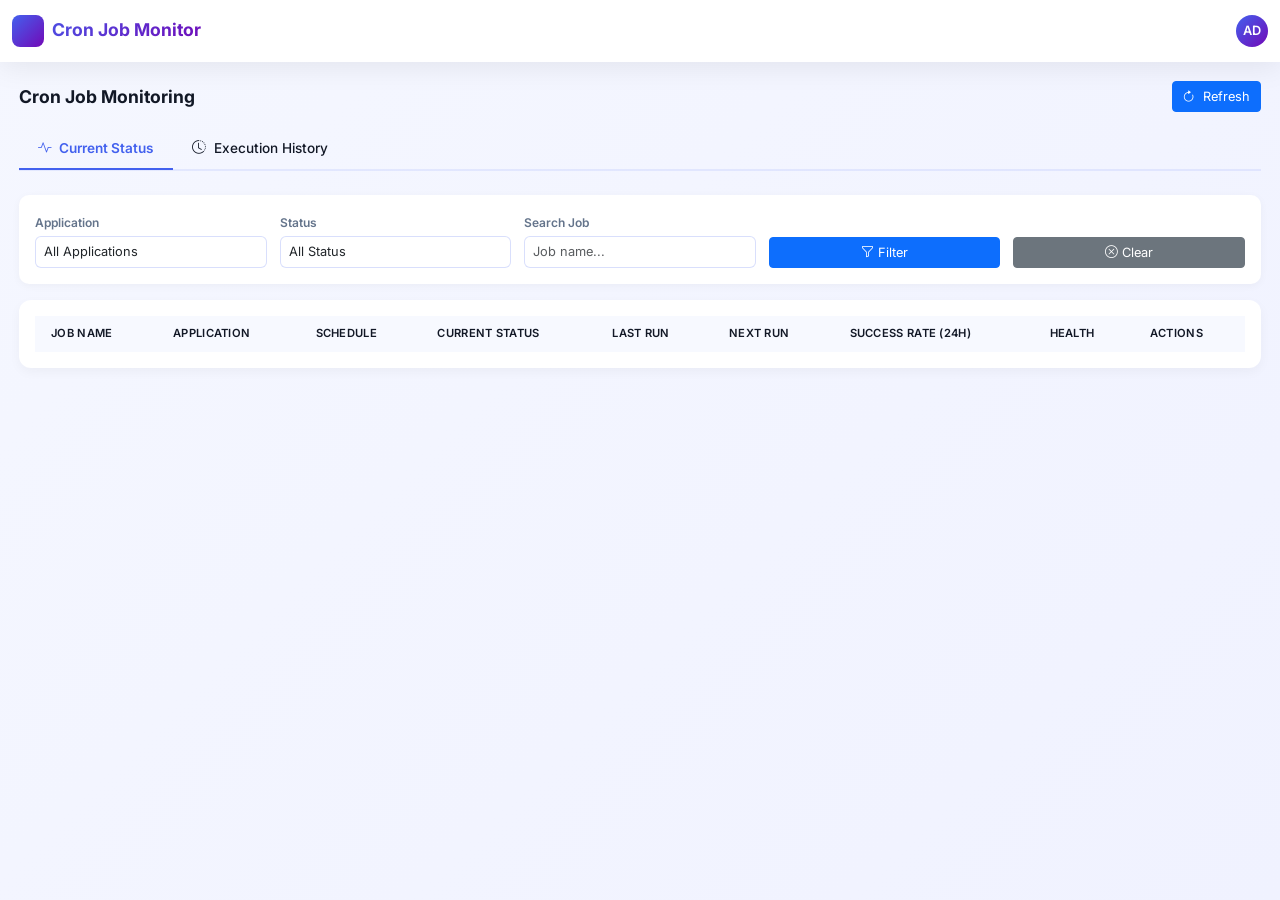
<file: index copy 6.html>
<!-- <!doctype html>
<html lang="en">

<head>
  <meta charset="utf-8">
  <meta name="viewport" content="width=device-width, initial-scale=1">
  <title>Cron Job Monitoring Dashboard</title>
  <link href="https://cdn.jsdelivr.net/npm/bootstrap@5.3.2/dist/css/bootstrap.min.css" rel="stylesheet">
  <link href="https://cdn.jsdelivr.net/npm/bootstrap-icons@1.11.3/font/bootstrap-icons.css" rel="stylesheet">
  <link href="https://cdn.datatables.net/1.13.6/css/dataTables.bootstrap5.min.css" rel="stylesheet">
  <link href="https://fonts.googleapis.com/css2?family=Inter:wght@300;400;500;600;700&display=swap" rel="stylesheet">
  <style>
    :root {
      --primary: #4361ee;
      --primary-dark: #3a56d4;
      --secondary: #7209b7;
      --success: #4cc9f0;
      --danger: #f72585;
      --warning: #ff9e00;
      --dark: #121826;
      --light: #f8f9fa;
      --card-bg: #ffffff;
      --sidebar-bg: #1a1d29;
      --gradient: linear-gradient(135deg, #4361ee 0%, #7209b7 100%);
    }

    body {
      font-family: 'Inter', sans-serif;
      background: linear-gradient(135deg, #f5f7ff 0%, #f0f2ff 100%);
      color: var(--dark);
      min-height: 100vh;
      overflow-x: hidden;
      font-size: 14px;
    }

    .navbar-modern {
      background: var(--card-bg);
      backdrop-filter: blur(10px);
      border-bottom: 1px solid rgba(255, 255, 255, 0.1);
      box-shadow: 0 4px 30px rgba(0, 0, 0, 0.08);
      padding: 0.6rem 0;
    }

    .navbar-brand {
      display: flex;
      align-items: center;
      gap: 8px;
      font-weight: 700;
      font-size: 1.1rem;
      background: var(--gradient);
      -webkit-background-clip: text;
      background-clip: text;
      -webkit-text-fill-color: transparent;
    }

    .nav-icon {
      width: 32px;
      height: 32px;
      background: var(--gradient);
      border-radius: 8px;
      display: flex;
      align-items: center;
      justify-content: center;
      color: white;
      font-size: 0.9rem;
    }

    .main-content {
      padding: 1.2rem;
      margin: 0 auto;
    }

    .section-header {
      margin-bottom: 1.2rem;
    }

    .section-title {
      font-size: 1.1rem;
      font-weight: 700;
      color: var(--dark);
      margin-bottom: 0.3rem;
    }

    .status-badge {
      padding: 0.2rem 0.5rem;
      border-radius: 12px;
      font-size: 0.65rem;
      font-weight: 600;
      display: inline-flex;
      align-items: center;
      gap: 2px;
    }

    .status-success {
      background: rgba(76, 201, 240, 0.15);
      color: #08b24f;
    }

    .status-warning {
      background: rgba(255, 158, 0, 0.15);
      color: #d97706;
    }

    .status-critical {
      background: rgba(247, 37, 133, 0.15);
      color: #be185d;
    }

    .status-inactive {
      background: rgba(100, 116, 139, 0.15);
      color: #64748b;
    }

    .status-pending {
      background: rgba(100, 116, 139, 0.15);
      color: #64748b;
    }

    .data-table {
      background: var(--card-bg);
      border-radius: 12px;
      box-shadow: 0 4px 12px rgba(0, 0, 0, 0.04);
      overflow: hidden;
      border: none;
      padding: 1rem;
    }

    .data-table thead th {
      background: rgba(67, 97, 238, 0.04);
      border: none;
      padding: 0.6rem 1rem;
      font-weight: 600;
      color: var(--dark);
      font-size: 0.7rem;
      text-transform: uppercase;
      letter-spacing: 0.3px;
    }

    .data-table tbody td {
      padding: 0.6rem 1rem;
      border-bottom: 1px solid rgba(0, 0, 0, 0.05);
      vertical-align: middle;
      font-size: 0.8rem;
    }

    .data-table tbody tr:hover {
      background: rgba(67, 97, 238, 0.03);
    }

    .filter-card {
      background: var(--card-bg);
      border-radius: 10px;
      padding: 1rem;
      margin-bottom: 1rem;
      box-shadow: 0 2px 8px rgba(0, 0, 0, 0.04);
    }

    .filter-row {
      display: flex;
      flex-wrap: wrap;
      gap: 0.8rem;
      align-items: flex-end;
    }

    .filter-group {
      flex: 1;
      min-width: 180px;
    }

    .filter-group label {
      font-size: 0.75rem;
      font-weight: 600;
      color: #64748b;
      margin-bottom: 0.25rem;
    }

    .filter-group select,
    .filter-group input {
      font-size: 0.8rem;
      height: 32px;
      border-radius: 6px;
      border: 1px solid rgba(67, 97, 238, 0.2);
    }

    .filter-group select:focus,
    .filter-group input:focus {
      border-color: var(--primary);
      box-shadow: 0 0 0 2px rgba(67, 97, 238, 0.1);
    }

    .loading-spinner {
      display: none;
      text-align: center;
      padding: 1.5rem;
    }

    .spinner {
      width: 32px;
      height: 32px;
      border: 2px solid rgba(67, 97, 238, 0.1);
      border-radius: 50%;
      border-top-color: var(--primary);
      animation: spin 1s ease-in-out infinite;
      margin: 0 auto 0.6rem;
    }

    @keyframes spin {
      to {
        transform: rotate(360deg);
      }
    }

    .detail-modal {
      border-radius: 12px;
      border: none;
    }

    .detail-modal .modal-header {
      border-bottom: 1px solid rgba(0, 0, 0, 0.05);
      background: linear-gradient(135deg, #4361ee15 0%, #7209b715 100%);
      border-radius: 12px 12px 0 0;
      padding: 0.8rem;
    }

    .detail-modal .modal-body {
      padding: 1rem;
    }

    .detail-section {
      margin-bottom: 0.8rem;
    }

    .detail-label {
      font-weight: 600;
      color: #64748b;
      margin-bottom: 0.2rem;
      font-size: 0.75rem;
    }

    .detail-value {
      font-size: 0.85rem;
      font-weight: 500;
      color: var(--dark);
    }

    .detail-card {
      background: #f8f9ff;
      border-radius: 8px;
      padding: 1rem;
      border: 1px solid rgba(67, 97, 238, 0.1);
    }

    .btn-sm {
      padding: 0.2rem 0.5rem;
      font-size: 0.75rem;
    }

    .btn {
      padding: 0.3rem 0.6rem;
      font-size: 0.8rem;
    }

    .text-muted {
      font-size: 0.75rem;
    }

    .small {
      font-size: 0.7rem;
    }

    .action-btns {
      display: flex;
      gap: 4px;
    }

    .cron-expression {
      font-family: monospace;
      background: #f8f9fa;
      padding: 0.2rem 0.4rem;
      border-radius: 4px;
      font-size: 0.75rem;
    }

    .dataTables_wrapper .dataTables_length select {
      font-size: 0.8rem;
      height: 32px;
      padding: 0.25rem 0.5rem;
    }

    .dataTables_wrapper .dataTables_filter input {
      font-size: 0.8rem;
      height: 32px;
      padding: 0.25rem 0.5rem;
      border-radius: 6px;
      border: 1px solid rgba(67, 97, 238, 0.2);
    }

    .dataTables_wrapper .dataTables_filter input:focus {
      border-color: var(--primary);
      box-shadow: 0 0 0 2px rgba(67, 97, 238, 0.1);
    }

    .dataTables_wrapper .dataTables_paginate {
      margin-top: 1rem;
      padding-top: 0.5rem;
    }

    .dataTables_wrapper .dataTables_paginate .paginate_button {
      padding: 0.3rem 0.6rem;
      font-size: 0.8rem;
      border-radius: 6px;
    }

    .dataTables_wrapper .dataTables_info {
      font-size: 0.75rem;
      color: #64748b;
      padding-top: 0.7rem;
    }

    .duration-badge {
      padding: 0.2rem 0.4rem;
      border-radius: 6px;
      font-size: 0.65rem;
      font-weight: 600;
      background: rgba(67, 97, 238, 0.1);
      color: var(--primary);
    }

    .error-message {
      max-width: 200px;
      white-space: nowrap;
      overflow: hidden;
      text-overflow: ellipsis;
      font-size: 0.75rem;
      color: var(--danger);
    }

    .error-message:hover {
      overflow: visible;
      white-space: normal;
      background: white;
      z-index: 1000;
      position: relative;
      box-shadow: 0 2px 8px rgba(0, 0, 0, 0.1);
      padding: 0.5rem;
      border-radius: 4px;
      border: 1px solid var(--danger);
    }

    .badge-status {
      display: inline-block;
      padding: 0.25rem 0.5rem;
      border-radius: 4px;
      font-size: 0.65rem;
      font-weight: 600;
    }

    .badge-true {
      background-color: rgba(76, 201, 240, 0.15);
      color: #08b24f;
    }

    .badge-false {
      background-color: rgba(247, 37, 133, 0.15);
      color: #be185d;
    }

    .exec-details {
      font-size: 0.7rem;
      color: #64748b;
    }

    @media (max-width:768px) {
      .main-content {
        padding: 0.8rem;
      }

      .filter-row {
        flex-direction: column;
      }

      .filter-group {
        width: 100%;
      }
    }
  </style>
</head>

<body>
  <nav class="navbar navbar-expand-lg navbar-modern">
    <div class="container-fluid">
      <a class="navbar-brand" href="#">
        <div class="nav-icon">
          <i class="bi bi-clock"></i>
        </div>
        Cron Job Monitor
      </a>
      <div class="d-flex align-items-center gap-2">
        <div class="dropdown">
          <div class="user-avatar" data-bs-toggle="dropdown"
            style="width:32px;height:32px;border-radius:50%;background:var(--gradient);display:flex;align-items:center;justify-content:center;color:white;font-weight:600;cursor:pointer;font-size:0.8rem;">
            <span>AD</span>
          </div>
          <ul class="dropdown-menu dropdown-menu-end">
            <li><a class="dropdown-item" href="#"><i class="bi bi-person me-2"></i>Profile</a></li>
            <li><a class="dropdown-item" href="#"><i class="bi bi-gear me-2"></i>Settings</a></li>
            <li>
              <hr class="dropdown-divider">
            </li>
            <li><a class="dropdown-item" href="#"><i class="bi bi-box-arrow-right me-2"></i>Logout</a></li>
          </ul>
        </div>
      </div>
    </div>
  </nav>

  <div class="main-content">

    <div class="section-header d-flex justify-content-between align-items-center mb-3">
      <h5 class="section-title mb-0">Cron Job Execution Logs</h5>
      <button class="btn btn-primary btn-sm" onclick="fetchCronJobs()">
        <i class="bi bi-arrow-clockwise me-1"></i> Refresh
      </button>
    </div>

    <div id="loadingSpinner" class="loading-spinner">
      <div class="spinner"></div>
      <p>Fetching cron job data...</p>
    </div>

    <div class="filter-card">
      <div class="filter-row">
        <div class="filter-group">
          <label>Application</label>
          <select class="form-control form-control-sm" id="filterApplication">
            <option value="ALL" selected>All Applications</option>
          </select>
        </div>
        <div class="filter-group">
          <label>Status</label>
          <select class="form-control form-control-sm" id="filterStatus">
            <option value="ALL">All Status</option>
            <option value="SUCCESS">Success</option>
            <option value="FAILED">Failed</option>
            <option value="RUNNING">Running</option>
            <option value="PENDING">Pending</option>
          </select>
        </div>
        <div class="filter-group">
          <label>From Date</label>
          <input type="date" class="form-control form-control-sm" id="filterFromDate">
        </div>
        <div class="filter-group">
          <label>To Date</label>
          <input type="date" class="form-control form-control-sm" id="filterToDate">
        </div>
        <div class="filter-group">
          <button class="btn btn-primary btn-sm w-100" onclick="applyFilters()">
            <i class="bi bi-funnel me-1"></i>Filter
          </button>
        </div>
        <div class="filter-group">
          <button class="btn btn-secondary btn-sm w-100" onclick="clearFilters()">
            <i class="bi bi-x-circle me-1"></i>Clear
          </button>
        </div>
      </div>
    </div>

    <div class="data-table">
      <div class="table-responsive">
        <table class="table table-hover mb-0" id="jobsTable">
          <thead>
            <tr>
              <th>Job Name</th>
              <th>Application</th>
              <th>Schedule</th>
              <th>Status</th>
              <th>Started At</th>
              <th>Ended At</th>
              <th>Duration</th>
              <th>Error</th>
              <th>Actions</th>
            </tr>
          </thead>
          <tbody id="jobsTableBody">
          </tbody>
        </table>
      </div>
    </div>
  </div>

  <div class="modal fade" id="detailModal" tabindex="-1" aria-hidden="true">
    <div class="modal-dialog modal-lg modal-dialog-centered detail-modal">
      <div class="modal-content">
        <div class="modal-header">
          <h5 class="modal-title" id="detailModalTitle">Job Details</h5>
          <button type="button" class="btn-close" data-bs-dismiss="modal"></button>
        </div>
        <div class="modal-body" id="detailModalBody">
        </div>
        <div class="modal-footer">
          <button type="button" class="btn btn-secondary btn-sm" data-bs-dismiss="modal">Close</button>
        </div>
      </div>
    </div>
  </div>

  <script src="https://ajax.googleapis.com/ajax/libs/jquery/3.7.1/jquery.min.js"></script>
  <script src="https://cdn.jsdelivr.net/npm/bootstrap@5.3.2/dist/js/bootstrap.bundle.min.js"></script>
  <script src="https://cdn.datatables.net/1.13.6/js/jquery.dataTables.min.js"></script>
  <script src="https://cdn.datatables.net/1.13.6/js/dataTables.bootstrap5.min.js"></script>
  <script src="assets/js/crypto-js.min.js"></script>
  <script src="assets/js/global.js"></script>
  <script src="assets/js/encrypt_decrypt.js"></script>
  <script>
    const API_CONFIG = {
      baseUrl: 'https://tngis.tnega.org/state_scholarship_portal_api/cron/api/v1/cron-job-monitoring/',
      endpoints: {
        get_execution_logs_paginated: 'get_execution_logs_paginated',
        get_active_applications: 'get_active_applications'
      }
    };

    let dataTable = null;
    let currentFilter = {
      app_id: null,
      status: null,
      from_date: null,
      to_date: null
    };
    let currentJobId = null;
    let API_DATA = {
      applications: []
    };
    let allJobsData = []; // Store all fetched jobs for client-side pagination

    // ================== DATE FORMATTING FUNCTIONS ==================
    function formatDate(dateString) {
      if (!dateString || dateString === 'null') return 'Never';

      try {
        const date = new Date(dateString);
        if (isNaN(date.getTime())) return 'Never';

        const now = new Date();
        const diff = now - date;
        const minutes = Math.floor(diff / 60000);
        const hours = Math.floor(diff / 3600000);
        const days = Math.floor(diff / 86400000);

        if (minutes < 1) return 'Just now';
        if (minutes < 60) return `${minutes}m ago`;
        if (hours < 24) return `${hours}h ago`;
        if (days < 7) return `${days}d ago`;
        return date.toLocaleDateString('en-IN', {
          day: '2-digit',
          month: '2-digit',
          year: 'numeric',
          hour: '2-digit',
          minute: '2-digit'
        });
      } catch (e) {
        console.error('Date parsing error:', e);
        return dateString;
      }
    }

    function formatDateTime(dateString) {
      if (!dateString || dateString === 'null') return 'N/A';

      try {
        const date = new Date(dateString);
        if (isNaN(date.getTime())) return dateString;
        return date.toLocaleString('en-IN', {
          day: '2-digit',
          month: '2-digit',
          year: 'numeric',
          hour: '2-digit',
          minute: '2-digit',
          second: '2-digit'
        });
      } catch (e) {
        console.error('DateTime parsing error:', e);
        return dateString;
      }
    }

    // ================== STATUS FUNCTIONS ==================
    function getStatusClass(status) {
      if (!status) return 'status-pending';
      switch (status?.toUpperCase()) {
        case 'SUCCESS': return 'status-success';
        case 'RUNNING': return 'status-warning';
        case 'FAILED': return 'status-critical';
        case 'PENDING': return 'status-pending';
        default: return 'status-pending';
      }
    }

    function getStatusIcon(status) {
      if (!status) return 'bi-clock';
      switch (status?.toUpperCase()) {
        case 'SUCCESS': return 'bi-check-circle';
        case 'RUNNING': return 'bi-arrow-clockwise';
        case 'FAILED': return 'bi-x-circle';
        case 'PENDING': return 'bi-clock';
        default: return 'bi-question-circle';
      }
    }

    function formatDuration(seconds) {
      if (!seconds || seconds === 'null') return 'N/A';

      const totalSeconds = parseInt(seconds);
      if (isNaN(totalSeconds)) return seconds;

      if (totalSeconds < 60) {
        return `${totalSeconds}s`;
      } else if (totalSeconds < 3600) {
        const minutes = Math.floor(totalSeconds / 60);
        const remainingSeconds = totalSeconds % 60;
        return `${minutes}m ${remainingSeconds}s`;
      } else {
        const hours = Math.floor(totalSeconds / 3600);
        const minutes = Math.floor((totalSeconds % 3600) / 60);
        return `${hours}h ${minutes}m`;
      }
    }

    // ================== API FUNCTIONS ==================
    async function loadActiveApplications() {
      try {
        const payload = {};
        const encryptedPayload = encryptData(payload);
        const url = API_CONFIG.baseUrl + API_CONFIG.endpoints.get_active_applications;

        const response = await $.ajax({
          url: url,
          type: "POST",
          dataType: "json",
          data: { data: encryptedPayload }
        });

        if (response && response.success === 1) {
          const decryptedData = decryptData(response.data);
          API_DATA.applications = Array.isArray(decryptedData) ? decryptedData : [];
          populateApplicationDropdown();
        } else {
          API_DATA.applications = [];
        }
      } catch (error) {
        console.error('Error loading active applications:', error);
        API_DATA.applications = [];
      }
    }

    function populateApplicationDropdown() {
      const appSelect = $('#filterApplication');
      appSelect.empty();
      appSelect.append('<option value="ALL" selected>All Applications</option>');

      if (API_DATA.applications && API_DATA.applications.length > 0) {
        API_DATA.applications
          .sort((a, b) => (a.app_name || '').localeCompare(b.app_name || ''))
          .forEach(app => {
            appSelect.append(
              `<option value="${app.app_id || ''}">${app.app_name || 'Unknown'}</option>`
            );
          });
      }
    }

    async function fetchCronJobs() {
      showLoading(true);

      try {
        // Build payload with current filters
        const payload = {
          app_id: currentFilter.app_id || null,
          status: currentFilter.status || null,
          from_date: currentFilter.from_date || null,
          to_date: currentFilter.to_date || null,
          page_no: 1,
          page_size: 1000 // Fetch a large number to handle client-side pagination
        };

        console.log('API Payload:', payload);

        const encryptedPayload = encryptData(payload);
        const url = API_CONFIG.baseUrl + API_CONFIG.endpoints.get_execution_logs_paginated;

        const response = await $.ajax({
          url: url,
          type: "POST",
          dataType: "json",
          data: { data: encryptedPayload }
        });

        if (response && response.success === 1) {
          const decryptedData = decryptData(response.data);

          // Handle the API response structure
          if (decryptedData) {
            let jobData = [];

            // Check if response contains a data array or is a single object
            if (decryptedData.data && Array.isArray(decryptedData.data)) {
              // Response format: { data: [...], total_records: X, total_pages: Y }
              jobData = decryptedData.data;
            } else if (Array.isArray(decryptedData)) {
              // Response is an array directly
              jobData = decryptedData;
            } else if (decryptedData.exec_name) {
              // Single job object
              jobData = [decryptedData];
            } else {
              // Unknown format, try to handle gracefully
              jobData = [];
            }

            // Store all jobs data
            allJobsData = jobData;

            // Update the table with all data (DataTable will handle pagination)
            updateJobsTable(allJobsData);

            if (jobData.length > 0) {
              showNotification(`Loaded ${jobData.length} job(s) successfully`, 'success');
            } else {
              showNotification('No jobs found with the selected filters', 'info');
            }
          } else {
            showNotification('No data available', 'warning');
            updateJobsTable([]);
          }
        } else {
          showNotification('Failed to fetch data: ' + (response?.message || 'Unknown error'), 'danger');
          updateJobsTable([]);
        }
      } catch (error) {
        console.error('Error fetching cron jobs:', error);
        showNotification('Error fetching data: ' + (error.message || 'Unknown error'), 'danger');
        updateJobsTable([]);
      } finally {
        showLoading(false);
      }
    }

    function updateJobsTable(jobs) {
      const tableBody = document.getElementById('jobsTableBody');

      if (!jobs || jobs.length === 0) {
        tableBody.innerHTML = `
          <tr>
            <td colspan="9" class="text-center py-3 text-muted">
              <i class="bi bi-inbox"></i>
              <p class="mt-1">No jobs found</p>
            </td>
          </tr>
        `;

        // Destroy existing DataTable if no data
        if (dataTable) {
          dataTable.destroy();
          dataTable = null;
        }
        return;
      }

      tableBody.innerHTML = jobs.map(job => `
        <tr>
          <td>
            <div class="d-flex align-items-center">
              <i class="bi bi-clock me-2 text-primary"></i>
              <div>
                <strong>${job.exec_name || 'Unnamed Job'}</strong>
              </div>
            </div>
          </td>
          <td>
            <div>
              <strong>${job.app_name || 'Unknown'}</strong>
              <div class="small text-muted">${job.app_code || ''}</div>
            </div>
          </td>
          <td>
            <span class="cron-expression">${job.schedule || 'N/A'}</span>
          </td>
          <td>
            <span class="status-badge ${getStatusClass(job.status)}">
              <i class="bi ${getStatusIcon(job.status)} me-1"></i>
              ${(job.status || 'PENDING').toUpperCase()}
            </span>
            ${job.run_id ? `<div class="exec-details mt-1">Run ID: ${job.run_id}</div>` : ''}
          </td>
          <td>${formatDateTime(job.started_at)}</td>
          <td>${formatDateTime(job.ended_at)}</td>
          <td>
            ${job.duration_sec ? `
              <span class="duration-badge">
                <i class="bi bi-stopwatch me-1"></i>${formatDuration(job.duration_sec)}
              </span>
            ` : '<span class="text-muted">N/A</span>'}
          </td>
          <td>
            ${job.error_message ? `
              <div class="error-message" title="${job.error_message}">
                <i class="bi bi-exclamation-triangle text-danger me-1"></i>
                ${job.error_message}
              </div>
            ` : job.error_code ? `
              <div class="error-message" title="Error Code: ${job.error_code}">
                <i class="bi bi-exclamation-triangle text-danger me-1"></i>
                Error: ${job.error_code}
              </div>
            ` : '<span class="text-muted small">-</span>'}
          </td>
          <td>
            <div class="action-btns">
              <button class="btn btn-sm btn-primary" onclick='showJobDetails(${JSON.stringify(job).replace(/'/g, "&#39;")})' title="View Details">
                <i class="bi bi-eye"></i>
              </button>
              <button class="btn btn-sm btn-success" onclick="runJobNow('${job.exec_name || ''}')" title="Run Now">
                <i class="bi bi-play"></i>
              </button>
              <button class="btn btn-sm btn-info" onclick="downloadJobLogs('${job.run_id || ''}')" title="Download Logs">
                <i class="bi bi-download"></i>
              </button>
            </div>
          </td>
        </tr>
      `).join('');

      // Initialize or update DataTable with client-side pagination
      if (!dataTable) {
        dataTable = $('#jobsTable').DataTable({
          pageLength: 10,
          lengthMenu: [[10, 25, 50, 100, -1], [10, 25, 50, 100, "All"]],
          searching: true,
          ordering: true,
          info: true,
          paging: true,
          language: {
            search: "Search jobs:",
            emptyTable: "No jobs found",
            info: "Showing _START_ to _END_ of _TOTAL_ jobs",
            infoEmpty: "Showing 0 to 0 of 0 jobs",
            infoFiltered: "(filtered from _MAX_ total jobs)",
            lengthMenu: "Show _MENU_ jobs per page",
            paginate: {
              first: '<i class="bi bi-chevron-double-left"></i>',
              previous: '<i class="bi bi-chevron-left"></i>',
              next: '<i class="bi bi-chevron-right"></i>',
              last: '<i class="bi bi-chevron-double-right"></i>'
            }
          },
          columnDefs: [
            { orderable: false, targets: [8] } // Actions column not orderable
          ],
          dom: '<"row"<"col-sm-12 col-md-6"l><"col-sm-12 col-md-6"f>>rt<"row"<"col-sm-12 col-md-5"i><"col-sm-12 col-md-7"p>>'
        });
      } else {
        dataTable.clear();
        dataTable.rows.add($('#jobsTableBody tr'));
        dataTable.draw();
      }
    }

    // ================== FILTER FUNCTIONS ==================
    function applyFilters() {
      // Get filter values
      const appId = document.getElementById('filterApplication').value;
      const status = document.getElementById('filterStatus').value;
      const fromDate = document.getElementById('filterFromDate').value;
      const toDate = document.getElementById('filterToDate').value;

      // Update current filter object
      currentFilter = {
        app_id: appId === 'ALL' ? null : appId,
        status: status === 'ALL' ? null : status,
        from_date: fromDate || null,
        to_date: toDate || null
      };

      // Log filters for debugging
      console.log('Applying filters:', currentFilter);

      // Fetch data with filters
      fetchCronJobs();
      showNotification('Filters applied', 'info');
    }

    function clearFilters() {
      // Reset all filter inputs to default values
      document.getElementById('filterApplication').value = 'ALL';
      document.getElementById('filterStatus').value = 'ALL';
      document.getElementById('filterFromDate').value = '';
      document.getElementById('filterToDate').value = '';

      // Reset filter object
      currentFilter = {
        app_id: null,
        status: null,
        from_date: null,
        to_date: null
      };

      // Log cleared filters
      console.log('Filters cleared');

      // Fetch data without filters
      fetchCronJobs();
      showNotification('Filters cleared', 'info');
    }

    // ================== UI FUNCTIONS ==================
    function showJobDetails(jobData) {
      // Handle both string and object input
      let job;
      if (typeof jobData === 'string') {
        try {
          job = JSON.parse(jobData);
        } catch (e) {
          console.error('Error parsing job data:', e);
          return;
        }
      } else {
        job = jobData;
      }

      document.getElementById('detailModalTitle').textContent = `Job Details: ${job.exec_name || 'Unknown Job'}`;

      const detailsHtml = `
        <div class="detail-card">
          <div class="row">
            <div class="col-md-6">
              <div class="detail-section">
                <div class="detail-label">Job Name</div>
                <div class="detail-value">${job.exec_name || 'N/A'}</div>
              </div>
              <div class="detail-section">
                <div class="detail-label">Application</div>
                <div class="detail-value">${job.app_name || 'N/A'} (${job.app_code || 'N/A'})</div>
              </div>
              <div class="detail-section">
                <div class="detail-label">Schedule</div>
                <div class="detail-value">
                  <code class="cron-expression">${job.schedule || 'N/A'}</code>
                </div>
              </div>
            </div>
            <div class="col-md-6">
              <div class="detail-section">
                <div class="detail-label">Status</div>
                <span class="status-badge ${getStatusClass(job.status)}">
                  <i class="bi ${getStatusIcon(job.status)} me-1"></i>
                  ${(job.status || 'PENDING').toUpperCase()}
                </span>
              </div>
              <div class="detail-section">
                <div class="detail-label">Run ID</div>
                <div class="detail-value"><code>${job.run_id || 'N/A'}</code></div>
              </div>
              <div class="detail-section">
                <div class="detail-label">Duration</div>
                <div class="detail-value">
                  ${job.duration_sec ? `
                    <span class="duration-badge">
                      <i class="bi bi-stopwatch me-1"></i>${formatDuration(job.duration_sec)}
                    </span>
                  ` : 'N/A'}
                </div>
              </div>
            </div>
          </div>
          
          <div class="row mt-3">
            <div class="col-md-6">
              <div class="detail-section">
                <div class="detail-label">Started At</div>
                <div class="detail-value">${formatDateTime(job.started_at)}</div>
              </div>
            </div>
            <div class="col-md-6">
              <div class="detail-section">
                <div class="detail-label">Ended At</div>
                <div class="detail-value">${formatDateTime(job.ended_at)}</div>
              </div>
            </div>
          </div>
          
          <div class="row">
            <div class="col-md-6">
              <div class="detail-section">
                <div class="detail-label">Exec Type</div>
                <div class="detail-value">${job.exec_type || 'N/A'}</div>
              </div>
            </div>
            <div class="col-md-6">
              <div class="detail-section">
                <div class="detail-label">Trigger Type</div>
                <div class="detail-value">${job.trigger_type || 'N/A'}</div>
              </div>
            </div>
          </div>
          
          <div class="row">
            <div class="col-md-6">
              <div class="detail-section">
                <div class="detail-label">Trigger Source</div>
                <div class="detail-value">${job.trigger_source || 'N/A'}</div>
              </div>
            </div>
            <div class="col-md-6">
              <div class="detail-section">
                <div class="detail-label">Triggered By</div>
                <div class="detail-value">${job.triggered_by || 'N/A'}</div>
              </div>
            </div>
          </div>
          
          <div class="row">
            <div class="col-md-6">
              <div class="detail-section">
                <div class="detail-label">Request ID</div>
                <div class="detail-value"><code>${job.request_id || 'N/A'}</code></div>
              </div>
            </div>
            <div class="col-md-6">
              <div class="detail-section">
                <div class="detail-label">Client IP</div>
                <div class="detail-value"><code>${job.client_ip || 'N/A'}</code></div>
              </div>
            </div>
          </div>
          
          ${job.error_message ? `
            <div class="detail-section">
              <div class="detail-label text-danger">Error Message</div>
              <div class="detail-value text-danger p-2 bg-light rounded">
                <i class="bi bi-exclamation-triangle me-2"></i>
                ${job.error_message}
              </div>
            </div>
          ` : ''}
          
          ${job.error_code ? `
            <div class="detail-section">
              <div class="detail-label">Error Code</div>
              <div class="detail-value"><code>${job.error_code}</code></div>
            </div>
          ` : ''}
          
          <div class="mt-3">
            <button class="btn btn-success btn-sm" onclick="runJobNow('${job.exec_name || ''}')">
              <i class="bi bi-play me-1"></i>Run Now
            </button>
            <button class="btn btn-info btn-sm ms-2" onclick="downloadJobLogs('${job.run_id || ''}')">
              <i class="bi bi-download me-1"></i>Download Logs
            </button>
          </div>
        </div>
      `;

      document.getElementById('detailModalBody').innerHTML = detailsHtml;
      new bootstrap.Modal(document.getElementById('detailModal')).show();
    }

    function runJobNow(jobName) {
      showNotification(`Triggering job "${jobName}"... This is a demo action.`, 'info');
    }

    function downloadJobLogs(runId) {
      if (!runId) {
        showNotification('No run ID available for this job', 'warning');
        return;
      }
      showNotification(`Downloading logs for run ID: ${runId}... This is a demo action.`, 'info');
    }

    function showLoading(show) {
      const spinner = document.getElementById('loadingSpinner');
      const filterCard = document.querySelector('.filter-card');
      const dataTable = document.querySelector('.data-table');

      if (spinner) spinner.style.display = show ? 'block' : 'none';
      if (filterCard) filterCard.style.display = show ? 'none' : 'block';
      if (dataTable) dataTable.style.display = show ? 'none' : 'block';
    }

    function showNotification(message, type) {
      const alert = document.createElement('div');
      alert.className = `alert alert-${type} alert-dismissible fade show position-fixed`;
      alert.style.cssText = 'top:12px;right:12px;z-index:9999;min-width:220px;box-shadow:0 2px 10px rgba(0,0,0,0.1);font-size:0.8rem;';
      alert.innerHTML = `
        ${message}
        <button type="button" class="btn-close" data-bs-dismiss="alert"></button>
      `;
      document.body.appendChild(alert);
      setTimeout(() => {
        alert.remove();
      }, 3000);
    }

    // ================== INITIALIZATION ==================
    async function initializeAllData() {
      await loadActiveApplications();
      await fetchCronJobs();
    }

    // Initialize on page load
    document.addEventListener('DOMContentLoaded', () => {
      initializeAllData();
    });
  </script>
</body>

</html> -->



<!doctype html>
<html lang="en">

<head>
  <meta charset="utf-8">
  <meta name="viewport" content="width=device-width, initial-scale=1">
  <title>Cron Job Monitoring Dashboard</title>
  <link href="https://cdn.jsdelivr.net/npm/bootstrap@5.3.2/dist/css/bootstrap.min.css" rel="stylesheet">
  <link href="https://cdn.jsdelivr.net/npm/bootstrap-icons@1.11.3/font/bootstrap-icons.css" rel="stylesheet">
  <link href="https://cdn.datatables.net/1.13.6/css/dataTables.bootstrap5.min.css" rel="stylesheet">
  <link href="https://fonts.googleapis.com/css2?family=Inter:wght@300;400;500;600;700&display=swap" rel="stylesheet">
  <style>
    :root {
      --primary: #4361ee;
      --primary-dark: #3a56d4;
      --secondary: #7209b7;
      --success: #4cc9f0;
      --danger: #f72585;
      --warning: #ff9e00;
      --dark: #121826;
      --light: #f8f9fa;
      --card-bg: #ffffff;
      --sidebar-bg: #1a1d29;
      --gradient: linear-gradient(135deg, #4361ee 0%, #7209b7 100%);
    }

    body {
      font-family: 'Inter', sans-serif;
      background: linear-gradient(135deg, #f5f7ff 0%, #f0f2ff 100%);
      color: var(--dark);
      min-height: 100vh;
      overflow-x: hidden;
      font-size: 14px;
    }

    .navbar-modern {
      background: var(--card-bg);
      backdrop-filter: blur(10px);
      border-bottom: 1px solid rgba(255, 255, 255, 0.1);
      box-shadow: 0 4px 30px rgba(0, 0, 0, 0.08);
      padding: 0.6rem 0;
    }

    .navbar-brand {
      display: flex;
      align-items: center;
      gap: 8px;
      font-weight: 700;
      font-size: 1.1rem;
      background: var(--gradient);
      -webkit-background-clip: text;
      background-clip: text;
      -webkit-text-fill-color: transparent;
    }

    .nav-icon {
      width: 32px;
      height: 32px;
      background: var(--gradient);
      border-radius: 8px;
      display: flex;
      align-items: center;
      justify-content: center;
      color: white;
      font-size: 0.9rem;
    }

    .main-content {
      padding: 1.2rem;
      margin: 0 auto;
    }

    .section-header {
      margin-bottom: 1.2rem;
    }

    .section-title {
      font-size: 1.1rem;
      font-weight: 700;
      color: var(--dark);
      margin-bottom: 0.3rem;
    }

    .status-badge {
      padding: 0.2rem 0.5rem;
      border-radius: 12px;
      font-size: 0.65rem;
      font-weight: 600;
      display: inline-flex;
      align-items: center;
      gap: 2px;
    }

    .status-success {
      background: rgba(76, 201, 240, 0.15);
      color: #08b24f;
    }

    .status-warning {
      background: rgba(255, 158, 0, 0.15);
      color: #d97706;
    }

    .status-critical {
      background: rgba(247, 37, 133, 0.15);
      color: #be185d;
    }

    .status-inactive {
      background: rgba(100, 116, 139, 0.15);
      color: #64748b;
    }

    .status-pending {
      background: rgba(100, 116, 139, 0.15);
      color: #64748b;
    }

    .data-table {
      background: var(--card-bg);
      border-radius: 12px;
      box-shadow: 0 4px 12px rgba(0, 0, 0, 0.04);
      overflow: hidden;
      border: none;
      padding: 1rem;
    }

    .data-table thead th {
      background: rgba(67, 97, 238, 0.04);
      border: none;
      padding: 0.6rem 1rem;
      font-weight: 600;
      color: var(--dark);
      font-size: 0.7rem;
      text-transform: uppercase;
      letter-spacing: 0.3px;
    }

    .data-table tbody td {
      padding: 0.6rem 1rem;
      border-bottom: 1px solid rgba(0, 0, 0, 0.05);
      vertical-align: middle;
      font-size: 0.8rem;
    }

    .data-table tbody tr:hover {
      background: rgba(67, 97, 238, 0.03);
    }

    .filter-card {
      background: var(--card-bg);
      border-radius: 10px;
      padding: 1rem;
      margin-bottom: 1rem;
      box-shadow: 0 2px 8px rgba(0, 0, 0, 0.04);
    }

    .filter-row {
      display: flex;
      flex-wrap: wrap;
      gap: 0.8rem;
      align-items: flex-end;
    }

    .filter-group {
      flex: 1;
      min-width: 180px;
    }

    .filter-group label {
      font-size: 0.75rem;
      font-weight: 600;
      color: #64748b;
      margin-bottom: 0.25rem;
    }

    .filter-group select,
    .filter-group input {
      font-size: 0.8rem;
      height: 32px;
      border-radius: 6px;
      border: 1px solid rgba(67, 97, 238, 0.2);
    }

    .filter-group select:focus,
    .filter-group input:focus {
      border-color: var(--primary);
      box-shadow: 0 0 0 2px rgba(67, 97, 238, 0.1);
    }

    .loading-spinner {
      display: none;
      text-align: center;
      padding: 1.5rem;
    }

    .spinner {
      width: 32px;
      height: 32px;
      border: 2px solid rgba(67, 97, 238, 0.1);
      border-radius: 50%;
      border-top-color: var(--primary);
      animation: spin 1s ease-in-out infinite;
      margin: 0 auto 0.6rem;
    }

    @keyframes spin {
      to {
        transform: rotate(360deg);
      }
    }

    .detail-modal {
      border-radius: 12px;
      border: none;
    }

    .detail-modal .modal-header {
      border-bottom: 1px solid rgba(0, 0, 0, 0.05);
      background: linear-gradient(135deg, #4361ee15 0%, #7209b715 100%);
      border-radius: 12px 12px 0 0;
      padding: 0.8rem;
    }

    .detail-modal .modal-body {
      padding: 1rem;
    }

    .detail-section {
      margin-bottom: 0.8rem;
    }

    .detail-label {
      font-weight: 600;
      color: #64748b;
      margin-bottom: 0.2rem;
      font-size: 0.75rem;
    }

    .detail-value {
      font-size: 0.85rem;
      font-weight: 500;
      color: var(--dark);
    }

    .detail-card {
      background: #f8f9ff;
      border-radius: 8px;
      padding: 1rem;
      border: 1px solid rgba(67, 97, 238, 0.1);
    }

    .btn-sm {
      padding: 0.2rem 0.5rem;
      font-size: 0.75rem;
    }

    .btn {
      padding: 0.3rem 0.6rem;
      font-size: 0.8rem;
    }

    .text-muted {
      font-size: 0.75rem;
    }

    .small {
      font-size: 0.7rem;
    }

    .action-btns {
      display: flex;
      gap: 4px;
    }

    .cron-expression {
      font-family: monospace;
      background: #f8f9fa;
      padding: 0.2rem 0.4rem;
      border-radius: 4px;
      font-size: 0.75rem;
    }

    .dataTables_wrapper .dataTables_length select {
      font-size: 0.8rem;
      height: 32px;
      padding: 0.25rem 0.5rem;
    }

    .dataTables_wrapper .dataTables_filter input {
      font-size: 0.8rem;
      height: 32px;
      padding: 0.25rem 0.5rem;
      border-radius: 6px;
      border: 1px solid rgba(67, 97, 238, 0.2);
    }

    .dataTables_wrapper .dataTables_filter input:focus {
      border-color: var(--primary);
      box-shadow: 0 0 0 2px rgba(67, 97, 238, 0.1);
    }

    .dataTables_wrapper .dataTables_paginate {
      margin-top: 1rem;
      padding-top: 0.5rem;
    }

    .dataTables_wrapper .dataTables_paginate .paginate_button {
      padding: 0.3rem 0.6rem;
      font-size: 0.8rem;
      border-radius: 6px;
    }

    .dataTables_wrapper .dataTables_info {
      font-size: 0.75rem;
      color: #64748b;
      padding-top: 0.7rem;
    }

    .duration-badge {
      padding: 0.2rem 0.4rem;
      border-radius: 6px;
      font-size: 0.65rem;
      font-weight: 600;
      background: rgba(67, 97, 238, 0.1);
      color: var(--primary);
    }

    .error-message {
      max-width: 200px;
      white-space: nowrap;
      overflow: hidden;
      text-overflow: ellipsis;
      font-size: 0.75rem;
      color: var(--danger);
    }

    .error-message:hover {
      overflow: visible;
      white-space: normal;
      background: white;
      z-index: 1000;
      position: relative;
      box-shadow: 0 2px 8px rgba(0, 0, 0, 0.1);
      padding: 0.5rem;
      border-radius: 4px;
      border: 1px solid var(--danger);
    }

    .badge-status {
      display: inline-block;
      padding: 0.25rem 0.5rem;
      border-radius: 4px;
      font-size: 0.65rem;
      font-weight: 600;
    }

    .badge-true {
      background-color: rgba(76, 201, 240, 0.15);
      color: #08b24f;
    }

    .badge-false {
      background-color: rgba(247, 37, 133, 0.15);
      color: #be185d;
    }

    .exec-details {
      font-size: 0.7rem;
      color: #64748b;
    }

    .nav-tabs-custom {
      border-bottom: 2px solid rgba(67, 97, 238, 0.1);
      margin-bottom: 1.5rem;
    }

    .nav-tabs-custom .nav-link {
      color: var(--dark);
      font-weight: 500;
      padding: 0.6rem 1.2rem;
      border: none;
      background: transparent;
      font-size: 0.85rem;
    }

    .nav-tabs-custom .nav-link:hover {
      border: none;
      color: var(--primary);
    }

    .nav-tabs-custom .nav-link.active {
      border: none;
      color: var(--primary);
      background: transparent;
      border-bottom: 2px solid var(--primary);
      font-weight: 600;
    }

    .next-run {
      font-size: 0.65rem;
      color: #64748b;
    }

    .health-indicator {
      width: 8px;
      height: 8px;
      border-radius: 50%;
      display: inline-block;
      margin-right: 4px;
    }

    .health-good {
      background: #08b24f;
      box-shadow: 0 0 8px rgba(8, 178, 79, 0.3);
    }

    .health-warning {
      background: #d97706;
      box-shadow: 0 0 8px rgba(217, 119, 6, 0.3);
    }

    .health-bad {
      background: #be185d;
      box-shadow: 0 0 8px rgba(190, 24, 93, 0.3);
    }

    .success-rate {
      font-size: 0.7rem;
      font-weight: 500;
    }

    .tab-pane {
      transition: opacity 0.2s ease;
    }

    @media (max-width:768px) {
      .main-content {
        padding: 0.8rem;
      }

      .filter-row {
        flex-direction: column;
      }

      .filter-group {
        width: 100%;
      }
    }
  </style>
</head>

<body>
  <nav class="navbar navbar-expand-lg navbar-modern">
    <div class="container-fluid">
      <a class="navbar-brand" href="#">
        <div class="nav-icon">
          <i class="bi bi-clock"></i>
        </div>
        Cron Job Monitor
      </a>
      <div class="d-flex align-items-center gap-2">
        <div class="dropdown">
          <div class="user-avatar" data-bs-toggle="dropdown"
            style="width:32px;height:32px;border-radius:50%;background:var(--gradient);display:flex;align-items:center;justify-content:center;color:white;font-weight:600;cursor:pointer;font-size:0.8rem;">
            <span>AD</span>
          </div>
          <ul class="dropdown-menu dropdown-menu-end">
            <li><a class="dropdown-item" href="#"><i class="bi bi-person me-2"></i>Profile</a></li>
            <li><a class="dropdown-item" href="#"><i class="bi bi-gear me-2"></i>Settings</a></li>
            <li>
              <hr class="dropdown-divider">
            </li>
            <li><a class="dropdown-item" href="#"><i class="bi bi-box-arrow-right me-2"></i>Logout</a></li>
          </ul>
        </div>
      </div>
    </div>
  </nav>

  <div class="main-content">
    <div class="d-flex justify-content-between align-items-center mb-3">
      <h5 class="section-title mb-0">Cron Job Monitoring</h5>
      <button class="btn btn-primary btn-sm" onclick="refreshAllData()">
        <i class="bi bi-arrow-clockwise me-1"></i> Refresh
      </button>
    </div>

    <!-- Tabs Navigation -->
    <ul class="nav nav-tabs nav-tabs-custom" id="cronTabs" role="tablist">
      <li class="nav-item" role="presentation">
        <button class="nav-link active" id="current-tab" data-bs-toggle="tab" data-bs-target="#current" type="button"
          role="tab" aria-controls="current" aria-selected="true">
          <i class="bi bi-activity me-1"></i> Current Status
        </button>
      </li>
      <li class="nav-item" role="presentation">
        <button class="nav-link" id="history-tab" data-bs-toggle="tab" data-bs-target="#history" type="button"
          role="tab" aria-controls="history" aria-selected="false">
          <i class="bi bi-clock-history me-1"></i> Execution History
        </button>
      </li>
    </ul>

    <div id="loadingSpinner" class="loading-spinner">
      <div class="spinner"></div>
      <p>Fetching cron job data...</p>
    </div>

    <!-- Tab Content -->
    <div class="tab-content" id="cronTabContent">
      <!-- Current Status Tab -->
      <div class="tab-pane fade show active" id="current" role="tabpanel" aria-labelledby="current-tab">
        <div class="filter-card">
          <div class="filter-row">
            <div class="filter-group">
              <label>Application</label>
              <select class="form-control form-control-sm" id="currentFilterApplication">
                <option value="ALL" selected>All Applications</option>
              </select>
            </div>
            <div class="filter-group">
              <label>Status</label>
              <select class="form-control form-control-sm" id="currentFilterStatus">
                <option value="ALL">All Status</option>
                <option value="SUCCESS">Success</option>
                <option value="FAILED">Failed</option>
                <option value="RUNNING">Running</option>
                <option value="PENDING">Pending</option>
              </select>
            </div>
            <div class="filter-group">
              <label>Search Job</label>
              <input type="text" class="form-control form-control-sm" id="currentFilterSearch"
                placeholder="Job name...">
            </div>
            <div class="filter-group">
              <button class="btn btn-primary btn-sm w-100" onclick="filterCurrentJobs()">
                <i class="bi bi-funnel me-1"></i>Filter
              </button>
            </div>
            <div class="filter-group">
              <button class="btn btn-secondary btn-sm w-100" onclick="clearCurrentFilters()">
                <i class="bi bi-x-circle me-1"></i>Clear
              </button>
            </div>
          </div>
        </div>

        <div class="data-table" id="currentJobsContainer">
          <div class="table-responsive">
            <table class="table table-hover mb-0" id="currentJobsTable">
              <thead>
                <tr>
                  <th>Job Name</th>
                  <th>Application</th>
                  <th>Schedule</th>
                  <th>Current Status</th>
                  <th>Last Run</th>
                  <th>Next Run</th>
                  <th>Success Rate (24h)</th>
                  <th>Health</th>
                  <th>Actions</th>
                </tr>
              </thead>
              <tbody id="currentJobsTableBody">
              </tbody>
            </table>
          </div>
        </div>
      </div>

      <!-- History Tab -->
      <div class="tab-pane fade" id="history" role="tabpanel" aria-labelledby="history-tab">
        <div class="filter-card">
          <div class="filter-row">
            <div class="filter-group">
              <label>Application</label>
              <select class="form-control form-control-sm" id="historyFilterApplication">
                <option value="ALL" selected>All Applications</option>
              </select>
            </div>
            <div class="filter-group">
              <label>Status</label>
              <select class="form-control form-control-sm" id="historyFilterStatus">
                <option value="ALL">All Status</option>
                <option value="SUCCESS">Success</option>
                <option value="FAILED">Failed</option>
                <option value="RUNNING">Running</option>
                <option value="PENDING">Pending</option>
              </select>
            </div>
            <div class="filter-group">
              <label>From Date</label>
              <input type="date" class="form-control form-control-sm" id="historyFilterFromDate">
            </div>
            <div class="filter-group">
              <label>To Date</label>
              <input type="date" class="form-control form-control-sm" id="historyFilterToDate">
            </div>
            <div class="filter-group">
              <button class="btn btn-primary btn-sm w-100" onclick="filterHistoryJobs()">
                <i class="bi bi-funnel me-1"></i>Filter
              </button>
            </div>
            <div class="filter-group">
              <button class="btn btn-secondary btn-sm w-100" onclick="clearHistoryFilters()">
                <i class="bi bi-x-circle me-1"></i>Clear
              </button>
            </div>
          </div>
        </div>

        <div class="data-table" id="historyJobsContainer">
          <div class="table-responsive">
            <table class="table table-hover mb-0" id="historyJobsTable">
              <thead>
                <tr>
                  <th>Job Name</th>
                  <th>Application</th>
                  <th>Schedule</th>
                  <th>Status</th>
                  <th>Started At</th>
                  <th>Ended At</th>
                  <th>Duration</th>
                  <th>Error</th>
                  <th>Actions</th>
                </tr>
              </thead>
              <tbody id="historyJobsTableBody">
              </tbody>
            </table>
          </div>
        </div>
      </div>
    </div>
  </div>

  <div class="modal fade" id="detailModal" tabindex="-1" aria-hidden="true">
    <div class="modal-dialog modal-lg modal-dialog-centered detail-modal">
      <div class="modal-content">
        <div class="modal-header">
          <h5 class="modal-title" id="detailModalTitle">Job Details</h5>
          <button type="button" class="btn-close" data-bs-dismiss="modal"></button>
        </div>
        <div class="modal-body" id="detailModalBody">
        </div>
        <div class="modal-footer">
          <button type="button" class="btn btn-secondary btn-sm" data-bs-dismiss="modal">Close</button>
        </div>
      </div>
    </div>
  </div>

  <div class="modal fade" id="historyModal" tabindex="-1" aria-hidden="true">
    <div class="modal-dialog modal-xl modal-dialog-centered detail-modal">
      <div class="modal-content">
        <div class="modal-header">
          <h5 class="modal-title" id="historyModalTitle">Job Execution History</h5>
          <button type="button" class="btn-close" data-bs-dismiss="modal"></button>
        </div>
        <div class="modal-body" id="historyModalBody">
        </div>
        <div class="modal-footer">
          <button type="button" class="btn btn-secondary btn-sm" data-bs-dismiss="modal">Close</button>
        </div>
      </div>
    </div>
  </div>

  <script src="https://ajax.googleapis.com/ajax/libs/jquery/3.7.1/jquery.min.js"></script>
  <script src="https://cdn.jsdelivr.net/npm/bootstrap@5.3.2/dist/js/bootstrap.bundle.min.js"></script>
  <script src="https://cdn.datatables.net/1.13.6/js/jquery.dataTables.min.js"></script>
  <script src="https://cdn.datatables.net/1.13.6/js/dataTables.bootstrap5.min.js"></script>
  <script src="assets/js/crypto-js.min.js"></script>
  <script src="assets/js/global.js"></script>
  <script src="assets/js/encrypt_decrypt.js"></script>
  <script>
    const API_CONFIG = {
      baseUrl: 'https://tngis.tnega.org/state_scholarship_portal_api/cron/api/v1/cron-job-monitoring/',
      endpoints: {
        get_execution_logs_paginated: 'get_execution_logs_paginated',
        get_active_applications: 'get_active_applications',
        get_job_current_status: 'get_job_current_status'
      }
    };

    // DataTables instances
    let currentDataTable = null;
    let historyDataTable = null;

    // Filter states
    let currentFilter = {
      app_id: null,
      status: null,
      search: ''
    };

    let historyFilter = {
      app_id: null,
      status: null,
      from_date: null,
      to_date: null
    };

    // Data storage
    let API_DATA = {
      applications: []
    };
    let allJobsHistory = [];
    let jobsCurrentStatus = [];

    // ================== CRON PARSING FUNCTIONS ==================
    function parseCronExpression(cronExpression) {
      if (!cronExpression || cronExpression === 'N/A') {
        return { isValid: false, nextRun: 'Unknown' };
      }

      const parts = cronExpression.split(' ');
      if (parts.length < 5) {
        return { isValid: false, nextRun: 'Invalid format' };
      }

      // Simplified next run calculation (for demo purposes)
      // In production, you'd use a proper cron parser library
      return {
        isValid: true,
        minute: parts[0],
        hour: parts[1],
        dayOfMonth: parts[2],
        month: parts[3],
        dayOfWeek: parts[4],
        nextRun: calculateNextRun(parts)
      };
    }

    function calculateNextRun(cronParts) {
      // This is a simplified calculation for demo purposes
      // In production, use a proper cron parser library like 'cron-parser'
      const now = new Date();
      const nextRun = new Date(now);

      // Add appropriate time based on cron pattern
      if (cronParts[1] === '*/1' || cronParts[1] === '*') {
        nextRun.setHours(now.getHours() + 1);
      } else if (cronParts[1].startsWith('*/')) {
        const hours = parseInt(cronParts[1].substring(2));
        nextRun.setHours(now.getHours() + hours);
      } else if (cronParts[1].includes('/')) {
        const hours = parseInt(cronParts[1].split('/')[1]);
        nextRun.setHours(now.getHours() + hours);
      } else {
        // Default to next day at specified hour
        const targetHour = parseInt(cronParts[1]);
        if (now.getHours() < targetHour) {
          nextRun.setHours(targetHour, 0, 0, 0);
        } else {
          nextRun.setDate(now.getDate() + 1);
          nextRun.setHours(targetHour, 0, 0, 0);
        }
      }

      return formatNextRun(nextRun);
    }

    function formatNextRun(date) {
      const now = new Date();
      const diff = date - now;

      if (diff < 0) return 'Past due';

      const minutes = Math.floor(diff / 60000);
      const hours = Math.floor(diff / 3600000);
      const days = Math.floor(diff / 86400000);

      if (minutes < 60) {
        return `In ${minutes} minute${minutes !== 1 ? 's' : ''}`;
      } else if (hours < 24) {
        return `In ${hours} hour${hours !== 1 ? 's' : ''}`;
      } else {
        return `In ${days} day${days !== 1 ? 's' : ''}`;
      }
    }

    // ================== DATE FORMATTING FUNCTIONS ==================
    function formatDate(dateString) {
      if (!dateString || dateString === 'null') return 'Never';

      try {
        const date = new Date(dateString);
        if (isNaN(date.getTime())) return 'Never';

        const now = new Date();
        const diff = now - date;
        const minutes = Math.floor(diff / 60000);
        const hours = Math.floor(diff / 3600000);
        const days = Math.floor(diff / 86400000);

        if (minutes < 1) return 'Just now';
        if (minutes < 60) return `${minutes}m ago`;
        if (hours < 24) return `${hours}h ago`;
        if (days < 7) return `${days}d ago`;
        return date.toLocaleDateString('en-IN', {
          day: '2-digit',
          month: '2-digit',
          year: 'numeric',
          hour: '2-digit',
          minute: '2-digit'
        });
      } catch (e) {
        console.error('Date parsing error:', e);
        return dateString;
      }
    }

    function formatDateTime(dateString) {
      if (!dateString || dateString === 'null') return 'N/A';

      try {
        const date = new Date(dateString);
        if (isNaN(date.getTime())) return dateString;
        return date.toLocaleString('en-IN', {
          day: '2-digit',
          month: '2-digit',
          year: 'numeric',
          hour: '2-digit',
          minute: '2-digit',
          second: '2-digit'
        });
      } catch (e) {
        console.error('DateTime parsing error:', e);
        return dateString;
      }
    }

    // ================== STATUS FUNCTIONS ==================
    function getStatusClass(status) {
      if (!status) return 'status-pending';
      switch (status?.toUpperCase()) {
        case 'SUCCESS': return 'status-success';
        case 'RUNNING': return 'status-warning';
        case 'FAILED': return 'status-critical';
        case 'PENDING': return 'status-pending';
        default: return 'status-pending';
      }
    }

    function getStatusIcon(status) {
      if (!status) return 'bi-clock';
      switch (status?.toUpperCase()) {
        case 'SUCCESS': return 'bi-check-circle';
        case 'RUNNING': return 'bi-arrow-clockwise';
        case 'FAILED': return 'bi-x-circle';
        case 'PENDING': return 'bi-clock';
        default: return 'bi-question-circle';
      }
    }

    function getHealthIndicator(successRate) {
      if (successRate >= 80) {
        return '<span class="health-indicator health-good"></span> Healthy';
      } else if (successRate >= 50) {
        return '<span class="health-indicator health-warning"></span> Degraded';
      } else {
        return '<span class="health-indicator health-bad"></span> Critical';
      }
    }

    function getHealthClass(successRate) {
      if (successRate >= 80) return 'health-good';
      if (successRate >= 50) return 'health-warning';
      return 'health-bad';
    }

    function formatDuration(seconds) {
      if (!seconds || seconds === 'null') return 'N/A';

      const totalSeconds = parseInt(seconds);
      if (isNaN(totalSeconds)) return seconds;

      if (totalSeconds < 60) {
        return `${totalSeconds}s`;
      } else if (totalSeconds < 3600) {
        const minutes = Math.floor(totalSeconds / 60);
        const remainingSeconds = totalSeconds % 60;
        return `${minutes}m ${remainingSeconds}s`;
      } else {
        const hours = Math.floor(totalSeconds / 3600);
        const minutes = Math.floor((totalSeconds % 3600) / 60);
        return `${hours}h ${minutes}m`;
      }
    }

    // ================== API FUNCTIONS ==================
    async function loadActiveApplications() {
      try {
        const payload = {};
        const encryptedPayload = encryptData(payload);
        const url = API_CONFIG.baseUrl + API_CONFIG.endpoints.get_active_applications;

        const response = await $.ajax({
          url: url,
          type: "POST",
          dataType: "json",
          data: { data: encryptedPayload }
        });

        if (response && response.success === 1) {
          const decryptedData = decryptData(response.data);
          API_DATA.applications = Array.isArray(decryptedData) ? decryptedData : [];
          populateApplicationDropdowns();
        } else {
          API_DATA.applications = [];
        }
      } catch (error) {
        console.error('Error loading active applications:', error);
        API_DATA.applications = [];
      }
    }

    function populateApplicationDropdowns() {
      // Current tab dropdown
      const currentAppSelect = $('#currentFilterApplication');
      const historyAppSelect = $('#historyFilterApplication');

      currentAppSelect.empty();
      historyAppSelect.empty();

      currentAppSelect.append('<option value="ALL" selected>All Applications</option>');
      historyAppSelect.append('<option value="ALL" selected>All Applications</option>');

      if (API_DATA.applications && API_DATA.applications.length > 0) {
        API_DATA.applications
          .sort((a, b) => (a.app_name || '').localeCompare(b.app_name || ''))
          .forEach(app => {
            currentAppSelect.append(
              `<option value="${app.app_id || ''}">${app.app_name || 'Unknown'}</option>`
            );
            historyAppSelect.append(
              `<option value="${app.app_id || ''}">${app.app_name || 'Unknown'}</option>`
            );
          });
      }
    }

    async function fetchAllData() {
      showLoading(true);

      try {
        await Promise.all([
          fetchCurrentStatus(),
          fetchHistoryData()
        ]);
      } catch (error) {
        console.error('Error fetching data:', error);
        showNotification('Error fetching data: ' + (error.message || 'Unknown error'), 'danger');
      } finally {
        showLoading(false);
      }
    }

    async function fetchCurrentStatus() {
      try {
        // This endpoint would need to be implemented on the backend
        // For now, we'll simulate current status by grouping the latest execution for each job
        const payload = {
          page_no: 1,
          page_size: 1000
        };

        const encryptedPayload = encryptData(payload);
        const url = API_CONFIG.baseUrl + API_CONFIG.endpoints.get_execution_logs_paginated;

        const response = await $.ajax({
          url: url,
          type: "POST",
          dataType: "json",
          data: { data: encryptedPayload }
        });

        if (response && response.success === 1) {
          const decryptedData = decryptData(response.data);

          let jobData = [];
          if (decryptedData.data && Array.isArray(decryptedData.data)) {
            jobData = decryptedData.data;
          } else if (Array.isArray(decryptedData)) {
            jobData = decryptedData;
          } else {
            jobData = [];
          }

          // Group by job name and get latest execution
          const jobMap = new Map();
          jobData.forEach(job => {
            const key = job.exec_name || 'unknown';
            if (!jobMap.has(key) || new Date(job.started_at) > new Date(jobMap.get(key).started_at)) {
              jobMap.set(key, job);
            }
          });

          jobsCurrentStatus = Array.from(jobMap.values()).map(job => ({
            ...job,
            successRate: calculateSuccessRate(job.exec_name, jobData),
            nextRun: parseCronExpression(job.schedule).nextRun
          }));

          updateCurrentJobsTable(jobsCurrentStatus);
        }
      } catch (error) {
        console.error('Error fetching current status:', error);
      }
    }

    async function fetchHistoryData() {
      try {
        const payload = {
          app_id: historyFilter.app_id || null,
          status: historyFilter.status || null,
          from_date: historyFilter.from_date || null,
          to_date: historyFilter.to_date || null,
          page_no: 1,
          page_size: 1000
        };

        const encryptedPayload = encryptData(payload);
        const url = API_CONFIG.baseUrl + API_CONFIG.endpoints.get_execution_logs_paginated;

        const response = await $.ajax({
          url: url,
          type: "POST",
          dataType: "json",
          data: { data: encryptedPayload }
        });

        if (response && response.success === 1) {
          const decryptedData = decryptData(response.data);

          if (decryptedData.data && Array.isArray(decryptedData.data)) {
            allJobsHistory = decryptedData.data;
          } else if (Array.isArray(decryptedData)) {
            allJobsHistory = decryptedData;
          } else {
            allJobsHistory = [];
          }

          updateHistoryJobsTable(allJobsHistory);
        }
      } catch (error) {
        console.error('Error fetching history data:', error);
      }
    }

    function calculateSuccessRate(jobName, allExecutions) {
      const jobExecutions = allExecutions.filter(j => j.exec_name === jobName);
      if (jobExecutions.length === 0) return 100;

      const successful = jobExecutions.filter(j => j.status?.toUpperCase() === 'SUCCESS').length;
      return Math.round((successful / jobExecutions.length) * 100);
    }

    // ================== TABLE UPDATE FUNCTIONS ==================
    function updateCurrentJobsTable(jobs) {
      const tableBody = document.getElementById('currentJobsTableBody');

      if (!jobs || jobs.length === 0) {
        tableBody.innerHTML = `
          <tr>
            <td colspan="9" class="text-center py-3 text-muted">
              <i class="bi bi-inbox"></i>
              <p class="mt-1">No jobs found</p>
            </td>
          </tr>
        `;

        if (currentDataTable) {
          currentDataTable.destroy();
          currentDataTable = null;
        }
        return;
      }

      // Apply filters
      let filteredJobs = jobs;
      if (currentFilter.app_id) {
        filteredJobs = filteredJobs.filter(job => job.app_id === currentFilter.app_id);
      }
      if (currentFilter.status && currentFilter.status !== 'ALL') {
        filteredJobs = filteredJobs.filter(job => job.status?.toUpperCase() === currentFilter.status);
      }
      if (currentFilter.search) {
        const searchLower = currentFilter.search.toLowerCase();
        filteredJobs = filteredJobs.filter(job =>
          (job.exec_name || '').toLowerCase().includes(searchLower) ||
          (job.app_name || '').toLowerCase().includes(searchLower)
        );
      }

      tableBody.innerHTML = filteredJobs.map(job => {
        const cronInfo = parseCronExpression(job.schedule);
        const healthClass = getHealthClass(job.successRate || 100);

        return `
        <tr>
          <td>
            <div class="d-flex align-items-center">
              <i class="bi bi-clock me-2 text-primary"></i>
              <div>
                <strong>${job.exec_name || 'Unnamed Job'}</strong>
                <div class="next-run">Next: ${job.nextRun || 'Unknown'}</div>
              </div>
            </div>
          </td>
          <td>
            <div>
              <strong>${job.app_name || 'Unknown'}</strong>
              <div class="small text-muted">${job.app_code || ''}</div>
            </div>
          </td>
          <td>
            <span class="cron-expression" title="${job.schedule || 'N/A'}">${job.schedule || 'N/A'}</span>
          </td>
          <td>
            <span class="status-badge ${getStatusClass(job.status)}">
              <i class="bi ${getStatusIcon(job.status)} me-1"></i>
              ${(job.status || 'PENDING').toUpperCase()}
            </span>
          </td>
          <td>${formatDateTime(job.started_at)}</td>
          <td>
            <span class="next-run">${job.nextRun || 'Unknown'}</span>
          </td>
          <td>
            <div class="d-flex align-items-center">
              <div class="progress flex-grow-1 me-2" style="height: 4px; width: 60px;">
                <div class="progress-bar bg-${job.successRate >= 80 ? 'success' : job.successRate >= 50 ? 'warning' : 'danger'}" 
                     style="width: ${job.successRate || 100}%"></div>
              </div>
              <span class="success-rate">${job.successRate || 100}%</span>
            </div>
          </td>
          <td>
            <span class="health-indicator ${healthClass}"></span>
            <span class="small">${getHealthIndicator(job.successRate || 100).replace(/<[^>]*>/g, '')}</span>
          </td>
          <td>
            <div class="action-btns">
              <button class="btn btn-sm btn-primary" onclick='showJobDetails(${JSON.stringify(job).replace(/'/g, "&#39;")})' title="View Details">
                <i class="bi bi-eye"></i>
              </button>
              <button class="btn btn-sm btn-info" onclick='showJobHistory("${job.exec_name || ''}")' title="View History">
                <i class="bi bi-clock-history"></i>
              </button>
              <button class="btn btn-sm btn-success" onclick="runJobNow('${job.exec_name || ''}')" title="Run Now">
                <i class="bi bi-play"></i>
              </button>
            </div>
          </td>
        </tr>
      `}).join('');

      if (!currentDataTable) {
        currentDataTable = $('#currentJobsTable').DataTable({
          pageLength: 10,
          lengthMenu: [[10, 25, 50, 100, -1], [10, 25, 50, 100, "All"]],
          searching: false,
          ordering: true,
          info: true,
          paging: true,
          language: {
            emptyTable: "No jobs found",
            info: "Showing _START_ to _END_ of _TOTAL_ jobs",
            infoEmpty: "Showing 0 to 0 of 0 jobs",
            infoFiltered: "(filtered from _MAX_ total jobs)",
            lengthMenu: "Show _MENU_ jobs per page",
            paginate: {
              first: '<i class="bi bi-chevron-double-left"></i>',
              previous: '<i class="bi bi-chevron-left"></i>',
              next: '<i class="bi bi-chevron-right"></i>',
              last: '<i class="bi bi-chevron-double-right"></i>'
            }
          },
          columnDefs: [
            { orderable: false, targets: [8] } // Actions column not orderable
          ],
          dom: '<"row"<"col-sm-12 col-md-6"l><"col-sm-12 col-md-6"f>>rt<"row"<"col-sm-12 col-md-5"i><"col-sm-12 col-md-7"p>>'
        });
      } else {
        currentDataTable.clear();
        currentDataTable.rows.add($('#currentJobsTableBody tr'));
        currentDataTable.draw();
      }
    }

    function updateHistoryJobsTable(jobs) {
      const tableBody = document.getElementById('historyJobsTableBody');

      if (!jobs || jobs.length === 0) {
        tableBody.innerHTML = `
          <tr>
            <td colspan="9" class="text-center py-3 text-muted">
              <i class="bi bi-inbox"></i>
              <p class="mt-1">No execution history found</p>
            </td>
          </tr>
        `;

        if (historyDataTable) {
          historyDataTable.destroy();
          historyDataTable = null;
        }
        return;
      }

      // Apply filters
      let filteredJobs = jobs;
      if (historyFilter.app_id) {
        filteredJobs = filteredJobs.filter(job => job.app_id === historyFilter.app_id);
      }
      if (historyFilter.status && historyFilter.status !== 'ALL') {
        filteredJobs = filteredJobs.filter(job => job.status?.toUpperCase() === historyFilter.status);
      }
      if (historyFilter.from_date) {
        const fromDate = new Date(historyFilter.from_date).setHours(0, 0, 0, 0);
        filteredJobs = filteredJobs.filter(job => {
          const jobDate = new Date(job.started_at).setHours(0, 0, 0, 0);
          return jobDate >= fromDate;
        });
      }
      if (historyFilter.to_date) {
        const toDate = new Date(historyFilter.to_date).setHours(23, 59, 59, 999);
        filteredJobs = filteredJobs.filter(job => {
          const jobDate = new Date(job.started_at).getTime();
          return jobDate <= toDate;
        });
      }

      tableBody.innerHTML = filteredJobs.map(job => `
        <tr>
          <td>
            <div class="d-flex align-items-center">
              <i class="bi bi-clock me-2 text-primary"></i>
              <div>
                <strong>${job.exec_name || 'Unnamed Job'}</strong>
              </div>
            </div>
          </td>
          <td>
            <div>
              <strong>${job.app_name || 'Unknown'}</strong>
              <div class="small text-muted">${job.app_code || ''}</div>
            </div>
          </td>
          <td>
            <span class="cron-expression">${job.schedule || 'N/A'}</span>
          </td>
          <td>
            <span class="status-badge ${getStatusClass(job.status)}">
              <i class="bi ${getStatusIcon(job.status)} me-1"></i>
              ${(job.status || 'PENDING').toUpperCase()}
            </span>
            ${job.run_id ? `<div class="exec-details mt-1">Run ID: ${job.run_id}</div>` : ''}
          </td>
          <td>${formatDateTime(job.started_at)}</td>
          <td>${formatDateTime(job.ended_at)}</td>
          <td>
            ${job.duration_sec ? `
              <span class="duration-badge">
                <i class="bi bi-stopwatch me-1"></i>${formatDuration(job.duration_sec)}
              </span>
            ` : '<span class="text-muted">N/A</span>'}
          </td>
          <td>
            ${job.error_message ? `
              <div class="error-message" title="${job.error_message}">
                <i class="bi bi-exclamation-triangle text-danger me-1"></i>
                ${job.error_message}
              </div>
            ` : job.error_code ? `
              <div class="error-message" title="Error Code: ${job.error_code}">
                <i class="bi bi-exclamation-triangle text-danger me-1"></i>
                Error: ${job.error_code}
              </div>
            ` : '<span class="text-muted small">-</span>'}
          </td>
          <td>
            <div class="action-btns">
              <button class="btn btn-sm btn-primary" onclick='showJobDetails(${JSON.stringify(job).replace(/'/g, "&#39;")})' title="View Details">
                <i class="bi bi-eye"></i>
              </button>
              <button class="btn btn-sm btn-success" onclick="runJobNow('${job.exec_name || ''}')" title="Run Now">
                <i class="bi bi-play"></i>
              </button>
              <button class="btn btn-sm btn-info" onclick="downloadJobLogs('${job.run_id || ''}')" title="Download Logs">
                <i class="bi bi-download"></i>
              </button>
            </div>
          </td>
        </tr>
      `).join('');

      if (!historyDataTable) {
        historyDataTable = $('#historyJobsTable').DataTable({
          pageLength: 10,
          lengthMenu: [[10, 25, 50, 100, -1], [10, 25, 50, 100, "All"]],
          searching: true,
          ordering: true,
          info: true,
          paging: true,
          language: {
            search: "Search jobs:",
            emptyTable: "No execution history found",
            info: "Showing _START_ to _END_ of _TOTAL_ executions",
            infoEmpty: "Showing 0 to 0 of 0 executions",
            infoFiltered: "(filtered from _MAX_ total executions)",
            lengthMenu: "Show _MENU_ executions per page",
            paginate: {
              first: '<i class="bi bi-chevron-double-left"></i>',
              previous: '<i class="bi bi-chevron-left"></i>',
              next: '<i class="bi bi-chevron-right"></i>',
              last: '<i class="bi bi-chevron-double-right"></i>'
            }
          },
          columnDefs: [
            { orderable: false, targets: [8] } // Actions column not orderable
          ],
          dom: '<"row"<"col-sm-12 col-md-6"l><"col-sm-12 col-md-6"f>>rt<"row"<"col-sm-12 col-md-5"i><"col-sm-12 col-md-7"p>>'
        });
      } else {
        historyDataTable.clear();
        historyDataTable.rows.add($('#historyJobsTableBody tr'));
        historyDataTable.draw();
      }
    }

    // ================== FILTER FUNCTIONS ==================
    function filterCurrentJobs() {
      currentFilter = {
        app_id: document.getElementById('currentFilterApplication').value === 'ALL' ? null : document.getElementById('currentFilterApplication').value,
        status: document.getElementById('currentFilterStatus').value === 'ALL' ? null : document.getElementById('currentFilterStatus').value,
        search: document.getElementById('currentFilterSearch').value
      };

      updateCurrentJobsTable(jobsCurrentStatus);
      showNotification('Filters applied', 'info');
    }

    function clearCurrentFilters() {
      document.getElementById('currentFilterApplication').value = 'ALL';
      document.getElementById('currentFilterStatus').value = 'ALL';
      document.getElementById('currentFilterSearch').value = '';

      currentFilter = {
        app_id: null,
        status: null,
        search: ''
      };

      updateCurrentJobsTable(jobsCurrentStatus);
      showNotification('Filters cleared', 'info');
    }

    function filterHistoryJobs() {
      historyFilter = {
        app_id: document.getElementById('historyFilterApplication').value === 'ALL' ? null : document.getElementById('historyFilterApplication').value,
        status: document.getElementById('historyFilterStatus').value === 'ALL' ? null : document.getElementById('historyFilterStatus').value,
        from_date: document.getElementById('historyFilterFromDate').value || null,
        to_date: document.getElementById('historyFilterToDate').value || null
      };

      fetchHistoryData();
      showNotification('Filters applied', 'info');
    }

    function clearHistoryFilters() {
      document.getElementById('historyFilterApplication').value = 'ALL';
      document.getElementById('historyFilterStatus').value = 'ALL';
      document.getElementById('historyFilterFromDate').value = '';
      document.getElementById('historyFilterToDate').value = '';

      historyFilter = {
        app_id: null,
        status: null,
        from_date: null,
        to_date: null
      };

      fetchHistoryData();
      showNotification('Filters cleared', 'info');
    }

    // ================== UI FUNCTIONS ==================
    function showJobDetails(jobData) {
      let job;
      if (typeof jobData === 'string') {
        try {
          job = JSON.parse(jobData);
        } catch (e) {
          console.error('Error parsing job data:', e);
          return;
        }
      } else {
        job = jobData;
      }

      document.getElementById('detailModalTitle').textContent = `Job Details: ${job.exec_name || 'Unknown Job'}`;

      const detailsHtml = `
        <div class="detail-card">
          <div class="row">
            <div class="col-md-6">
              <div class="detail-section">
                <div class="detail-label">Job Name</div>
                <div class="detail-value">${job.exec_name || 'N/A'}</div>
              </div>
              <div class="detail-section">
                <div class="detail-label">Application</div>
                <div class="detail-value">${job.app_name || 'N/A'} (${job.app_code || 'N/A'})</div>
              </div>
              <div class="detail-section">
                <div class="detail-label">Schedule</div>
                <div class="detail-value">
                  <code class="cron-expression">${job.schedule || 'N/A'}</code>
                </div>
              </div>
            </div>
            <div class="col-md-6">
              <div class="detail-section">
                <div class="detail-label">Status</div>
                <span class="status-badge ${getStatusClass(job.status)}">
                  <i class="bi ${getStatusIcon(job.status)} me-1"></i>
                  ${(job.status || 'PENDING').toUpperCase()}
                </span>
              </div>
              <div class="detail-section">
                <div class="detail-label">Run ID</div>
                <div class="detail-value"><code>${job.run_id || 'N/A'}</code></div>
              </div>
              <div class="detail-section">
                <div class="detail-label">Duration</div>
                <div class="detail-value">
                  ${job.duration_sec ? `
                    <span class="duration-badge">
                      <i class="bi bi-stopwatch me-1"></i>${formatDuration(job.duration_sec)}
                    </span>
                  ` : 'N/A'}
                </div>
              </div>
            </div>
          </div>
          
          <div class="row mt-3">
            <div class="col-md-6">
              <div class="detail-section">
                <div class="detail-label">Started At</div>
                <div class="detail-value">${formatDateTime(job.started_at)}</div>
              </div>
            </div>
            <div class="col-md-6">
              <div class="detail-section">
                <div class="detail-label">Ended At</div>
                <div class="detail-value">${formatDateTime(job.ended_at)}</div>
              </div>
            </div>
          </div>
          
          <div class="row">
            <div class="col-md-6">
              <div class="detail-section">
                <div class="detail-label">Exec Type</div>
                <div class="detail-value">${job.exec_type || 'N/A'}</div>
              </div>
            </div>
            <div class="col-md-6">
              <div class="detail-section">
                <div class="detail-label">Trigger Type</div>
                <div class="detail-value">${job.trigger_type || 'N/A'}</div>
              </div>
            </div>
          </div>
          
          <div class="row">
            <div class="col-md-6">
              <div class="detail-section">
                <div class="detail-label">Trigger Source</div>
                <div class="detail-value">${job.trigger_source || 'N/A'}</div>
              </div>
            </div>
            <div class="col-md-6">
              <div class="detail-section">
                <div class="detail-label">Triggered By</div>
                <div class="detail-value">${job.triggered_by || 'N/A'}</div>
              </div>
            </div>
          </div>
          
          ${job.error_message ? `
            <div class="detail-section">
              <div class="detail-label text-danger">Error Message</div>
              <div class="detail-value text-danger p-2 bg-light rounded">
                <i class="bi bi-exclamation-triangle me-2"></i>
                ${job.error_message}
              </div>
            </div>
          ` : ''}
          
          ${job.error_code ? `
            <div class="detail-section">
              <div class="detail-label">Error Code</div>
              <div class="detail-value"><code>${job.error_code}</code></div>
            </div>
          ` : ''}
          
          <div class="mt-3">
            <button class="btn btn-success btn-sm" onclick="runJobNow('${job.exec_name || ''}')">
              <i class="bi bi-play me-1"></i>Run Now
            </button>
            <button class="btn btn-info btn-sm ms-2" onclick="downloadJobLogs('${job.run_id || ''}')">
              <i class="bi bi-download me-1"></i>Download Logs
            </button>
            <button class="btn btn-primary btn-sm ms-2" onclick='showJobHistory("${job.exec_name || ''}")'>
              <i class="bi bi-clock-history me-1"></i>View History
            </button>
          </div>
        </div>
      `;

      document.getElementById('detailModalBody').innerHTML = detailsHtml;
      new bootstrap.Modal(document.getElementById('detailModal')).show();
    }

    function showJobHistory(jobName) {
      const jobExecutions = allJobsHistory.filter(job => job.exec_name === jobName);

      if (jobExecutions.length === 0) {
        showNotification(`No history found for job: ${jobName}`, 'info');
        return;
      }

      document.getElementById('historyModalTitle').textContent = `Execution History: ${jobName}`;

      const historyHtml = `
        <div class="table-responsive">
          <table class="table table-sm table-hover">
            <thead>
              <tr>
                <th>Status</th>
                <th>Started At</th>
                <th>Ended At</th>
                <th>Duration</th>
                <th>Run ID</th>
                <th>Actions</th>
              </tr>
            </thead>
            <tbody>
              ${jobExecutions.map(exec => `
                <tr>
                  <td>
                    <span class="status-badge ${getStatusClass(exec.status)}">
                      <i class="bi ${getStatusIcon(exec.status)} me-1"></i>
                      ${(exec.status || 'PENDING').toUpperCase()}
                    </span>
                  </td>
                  <td>${formatDateTime(exec.started_at)}</td>
                  <td>${formatDateTime(exec.ended_at)}</td>
                  <td>
                    ${exec.duration_sec ? `
                      <span class="duration-badge">
                        <i class="bi bi-stopwatch me-1"></i>${formatDuration(exec.duration_sec)}
                      </span>
                    ` : 'N/A'}
                  </td>
                  <td><code>${exec.run_id || 'N/A'}</code></td>
                  <td>
                    <button class="btn btn-sm btn-primary" onclick='showJobDetails(${JSON.stringify(exec).replace(/'/g, "&#39;")})' title="View Details">
                      <i class="bi bi-eye"></i>
                    </button>
                    <button class="btn btn-sm btn-info" onclick="downloadJobLogs('${exec.run_id || ''}')" title="Download Logs">
                      <i class="bi bi-download"></i>
                    </button>
                  </td>
                </tr>
              `).join('')}
            </tbody>
          </table>
        </div>
      `;

      document.getElementById('historyModalBody').innerHTML = historyHtml;
      new bootstrap.Modal(document.getElementById('historyModal')).show();
    }

    function runJobNow(jobName) {
      showNotification(`Triggering job "${jobName}"... This is a demo action.`, 'info');
    }

    function downloadJobLogs(runId) {
      if (!runId) {
        showNotification('No run ID available for this job', 'warning');
        return;
      }
      showNotification(`Downloading logs for run ID: ${runId}... This is a demo action.`, 'info');
    }

    function refreshAllData() {
      fetchAllData();
      showNotification('Refreshing data...', 'info');
    }

    function showLoading(show) {
      const spinner = document.getElementById('loadingSpinner');
      const tabContent = document.getElementById('cronTabContent');

      if (spinner) spinner.style.display = show ? 'block' : 'none';
      if (tabContent) tabContent.style.display = show ? 'none' : 'block';
    }

    function showNotification(message, type) {
      const alert = document.createElement('div');
      alert.className = `alert alert-${type} alert-dismissible fade show position-fixed`;
      alert.style.cssText = 'top:12px;right:12px;z-index:9999;min-width:220px;box-shadow:0 2px 10px rgba(0,0,0,0.1);font-size:0.8rem;';
      alert.innerHTML = `
        ${message}
        <button type="button" class="btn-close" data-bs-dismiss="alert"></button>
      `;
      document.body.appendChild(alert);
      setTimeout(() => {
        alert.remove();
      }, 3000);
    }

    // ================== INITIALIZATION ==================
    async function initializeAllData() {
      await loadActiveApplications();
      await fetchAllData();
    }

    // Initialize on page load
    document.addEventListener('DOMContentLoaded', () => {
      initializeAllData();
    });
  </script>
</body>

</html>
</file>
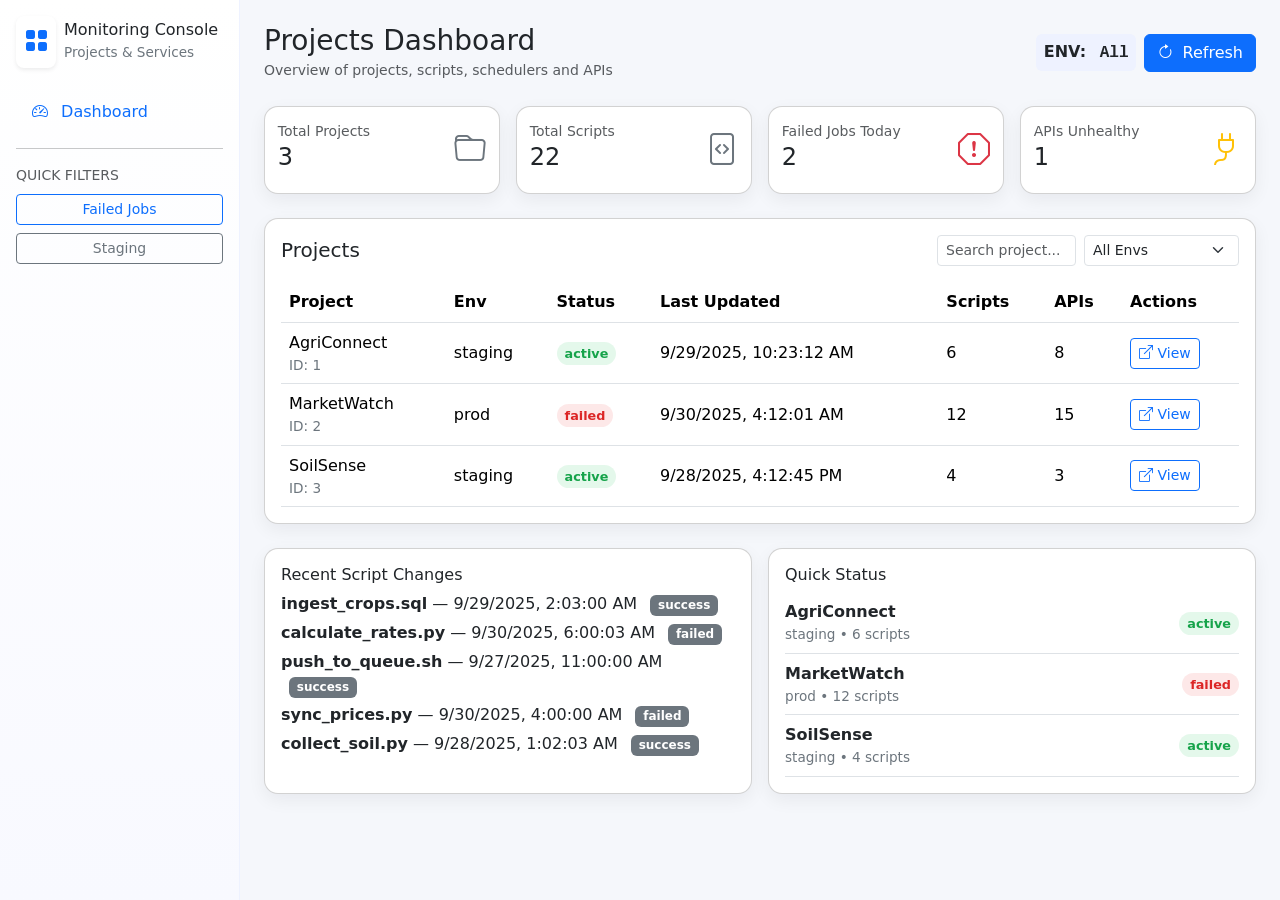
<file: index copy.html>
<!doctype html>
<html lang="en">
<head>
  <meta charset="utf-8">
  <meta name="viewport" content="width=device-width, initial-scale=1">
  <title>Project Monitoring Dashboard</title>
  <link href="https://cdn.jsdelivr.net/npm/bootstrap@5.3.2/dist/css/bootstrap.min.css" rel="stylesheet">
  <link href="https://cdn.jsdelivr.net/npm/bootstrap-icons@1.11.3/font/bootstrap-icons.css" rel="stylesheet">
  <style>

    th, td 
 {
    white-space: nowrap;
    vertical-align: middle;
} 

    /* ✅ Sidebar collapses into offcanvas for mobile */
@media (max-width: 991px) {
  .no-flex {
        display: initial !important;
  }
  .no-view {
    display: none;
  }

  .sidebar {
    position: fixed;
    top: 0; left: 0;
    height: 100%;
    z-index: 1050;
    transform: translateX(-100%);
    transition: transform 0.3s ease-in-out;
  }
  .sidebar.active {
    transform: translateX(0);
  }
  .sidebar-overlay {
    position: fixed;
    inset: 0;
    background: rgba(0,0,0,0.5);
    display: none;
    z-index: 1040;
  }
  .sidebar-overlay.show {
    display: block;
  }
}

/* ✅ Table responsive tweaks */
@media (max-width: 576px) {
  table thead th:nth-child(5),
  table thead th:nth-child(6),
  table tbody td:nth-child(5),
  table tbody td:nth-child(6) {
    display: none;
  }
}


    :root{
      --card-radius: 14px;
      --accent: #6f42c1;
      --muted: #6c757d;
    }
    #recentChanges li {
      margin-bottom: 5px;
    }
    body{background:#f5f7fb;font-family:Inter, system-ui, -apple-system, 'Segoe UI', Roboto, 'Helvetica Neue', Arial}
    .card-soft{border-radius:var(--card-radius); box-shadow: 0 6px 18px rgba(18,24,40,0.06);}
    .status-chip{padding:4px 8px;border-radius:999px;font-weight:600;font-size:0.8rem}
    .status-success{background:rgba(34,197,94,0.12);color:#16a34a}
    .status-fail{background:rgba(239,68,68,0.12);color:#dc2626}
    .status-warn{background:rgba(250,204,21,0.12);color:#ca8a04}
    .table-fixed tbody tr td{vertical-align:middle}
    .sidebar{min-width:240px;background:linear-gradient(180deg,#ffffff,#f8f9ff);border-right:1px solid #eef2ff}
    .nav-pill .nav-link{border-radius:8px}
    .muted-small{font-size:0.85rem;color:var(--muted)}
    .mono{font-family:ui-monospace, SFMono-Regular, Menlo, Monaco, 'Roboto Mono', 'Courier New', monospace}
    .small-card{padding:0.8rem}
    .kbd-like{background:#eef2ff;padding:6px 8px;border-radius:6px;font-weight:600}
    .collapse-row{background:#fbfbff}
  </style>
</head>
<body>
  <div class="d-flex no-flex">
    <!-- Sidebar -->
    <aside class="sidebar p-3 vh-100">
      <div class="d-flex align-items-center gap-2 mb-4">
        <div class="rounded-3 bg-white p-2 shadow-sm"><i class="bi bi-grid-fill fs-4 text-primary"></i>

          

        </div>
        <div>
          <h6 class="mb-0">Monitoring Console</h6>
          <small class="muted-small">Projects & Services</small>
        </div>
      </div>
      <nav class="nav flex-column">
        <a class="nav-link active" href="#dashboard"><i class="bi bi-speedometer2 me-2"></i> Dashboard</a>
        <!-- <a class="nav-link" href="#projects"><i class="bi bi-kanban me-2"></i> Projects</a>
        <a class="nav-link" href="#gis"><i class="bi bi-map me-2"></i> GIS Layers</a> -->
        <hr>
        <small class="text-uppercase text-muted">Quick filters</small>
        <div class="mt-2">
          <button class="btn btn-sm btn-outline-primary w-100 mb-2" onclick="applyQuickFilter('failed')">Failed Jobs</button>
          <button class="btn btn-sm btn-outline-secondary w-100" onclick="applyQuickFilter('staging')">Staging</button>

        </div>
      </nav>
    </aside>

    <!-- Main -->
    <main class="flex-grow-1 p-4">
      <!-- Header -->
      <div class="d-flex justify-content-between align-items-center mb-4">
        <div>
          <h3 class="mb-0">Projects Dashboard</h3>
          <small class="text-muted">Overview of projects, scripts, schedulers and APIs</small>
        </div>
        <div class="d-flex gap-2 align-items-center">
          <div class="kbd-like">ENV: <span id="currentEnv" class="ms-2 mono">All</span></div>
          <button class="btn btn-primary no-view" onclick="refreshAll()"><i class="bi bi-arrow-clockwise me-1"></i> Refresh</button>
          <button class="btn btn-outline-primary d-lg-none" onclick="toggleSidebar()">
            <i class="bi bi-list"></i>
          </button>
        </div>
      </div>

      <!-- Dashboard Cards -->
      <div id="dashboardView">
        <div class="row g-3 mb-4">
          <div class="col-md-3">
            <div class="card card-soft small-card">
              <div class="d-flex justify-content-between align-items-center">
                <div>
                  <small class="text-muted">Total Projects</small>
                  <h4 id="cardProjects">0</h4>
                </div>
                <i class="bi bi-folder fs-2 text-secondary"></i>
              </div>
            </div>
          </div>
          <div class="col-md-3">
            <div class="card card-soft small-card">
              <div class="d-flex justify-content-between align-items-center">
                <div>
                  <small class="text-muted">Total Scripts</small>
                  <h4 id="cardScripts">0</h4>
                </div>
                <i class="bi bi-file-code fs-2 text-secondary"></i>
              </div>
            </div>
          </div>
          <div class="col-md-3">
            <div class="card card-soft small-card">
              <div class="d-flex justify-content-between align-items-center">
                <div>
                  <small class="text-muted">Failed Jobs Today</small>
                  <h4 id="cardFailed">0</h4>
                </div>
                <i class="bi bi-exclamation-octagon fs-2 text-danger"></i>
              </div>
            </div>
          </div>
          <div class="col-md-3">
            <div class="card card-soft small-card">
              <div class="d-flex justify-content-between align-items-center">
                <div>
                  <small class="text-muted">APIs Unhealthy</small>
                  <h4 id="cardApiFail">0</h4>
                </div>
                <i class="bi bi-plug fs-2 text-warning"></i>
              </div>
            </div>
          </div>
        </div>

        <!-- Projects table -->
        <div class="card card-soft p-3 mb-4">
          <div class="d-flex justify-content-between align-items-center mb-3">
            <h5 class="mb-0">Projects</h5>
            <div class="d-flex gap-2">
              <input id="searchProject" class="form-control form-control-sm" placeholder="Search project..." oninput="renderProjectsTable()" />
              <select id="filterEnv" class="form-select form-select-sm" onchange="applyFilters()">
                <option value="all">All Envs</option>
                <option value="staging">Staging</option>
                <option value="prod">Prod</option>
              </select>
            </div>
          </div>

          <div class="table-responsive">
            <table class="table table-hover table-fixed mb-0">
              <thead>
                <tr>
                  <th>Project</th>
                  <th>Env</th>
                  <th>Status</th>
                  <th>Last Updated</th>
                  <th>Scripts</th>
                  <th>APIs</th>
                  <th>Actions</th>
                </tr>
              </thead>
              <tbody id="projectsTableBody"></tbody>
            </table>
          </div>
        </div>

        <!-- Recent activity / quick lists -->
        <div class="row g-3">
          <div class="col-md-6 d-flex">
            <div class="card card-soft p-3 w-100">
              <h6>Recent Script Changes</h6>
              <ul id="recentChanges" class="list-unstyled mb-0"></ul>
            </div>
          </div>
          <div class="col-md-6">
            <div class="card card-soft p-3">
              <h6>Quick Status</h6>
              <div id="quickStatusList"></div>
            </div>
          </div>
        </div>
      </div>

      <!-- Project Details View (hidden by default) -->
      <div id="projectView" style="display:none">
        <div class="card card-soft p-3 mb-3">
          <div class="d-flex justify-content-between">
            <div>
              <h4 id="projTitle">Project</h4>
              <small id="projUrls" class="muted-small"></small>
            </div>
            <div>
              <button class="btn btn-outline-secondary" onclick="backToDashboard()"><i class="bi bi-arrow-left"></i> Back</button>
              <span class="ms-2 muted-small">Last pull: <span id="projLastPull">-</span></span>
            </div>
          </div>
        </div>

        <ul class="nav nav-pills mb-3" id="projTabs" role="tablist">
          <li class="nav-item" role="presentation"><button class="nav-link active" data-bs-toggle="pill" data-bs-target="#scriptsTab">Scripts</button></li>
          <li class="nav-item" role="presentation"><button class="nav-link" data-bs-toggle="pill" data-bs-target="#schedulerTab">Scheduler</button></li>
          <li class="nav-item" role="presentation"><button class="nav-link" data-bs-toggle="pill" data-bs-target="#extApiTab">External APIs</button></li>
          <li class="nav-item" role="presentation"><button class="nav-link" data-bs-toggle="pill" data-bs-target="#intApiTab">Internal APIs</button></li>
          <li class="nav-item" role="presentation"><button class="nav-link" data-bs-toggle="pill" data-bs-target="#gisTab">GIS Layers</button></li>
        </ul>

        <div class="tab-content">
          <!-- Scripts Tab -->
          <div class="tab-pane fade show active" id="scriptsTab">
            <div class="card card-soft p-3 mb-3">
              <div class="d-flex justify-content-between align-items-center mb-2">
                <h6 class="mb-0">Scripts</h6>
                <div class="muted-small">Total: <span id="scriptsCount">0</span></div>
              </div>
              <div class="table-responsive">
                <table class="table table-sm table-hover mb-0">
                  <thead>
                    <tr>
                      <th>Script Name</th>
                      <th>Trigger</th>
                      <th>Cron</th>
                      <th>Start Time</th>
                      <th>End Time</th>
                      <th>Last Updated</th>
                      <th>Functions</th>
                      <th>Status</th>
                    </tr>
                  </thead>
                  <tbody id="scriptsTableBody"></tbody>
                </table>
              </div>
            </div>
          </div>

          <!-- Scheduler Tab -->
          <div class="tab-pane fade" id="schedulerTab">
            <div class="card card-soft p-3">
              <h6>Scheduler & Cron Jobs</h6>
              <div class="table-responsive">
                <table class="table table-sm mb-0">
                  <thead>
                    <tr>
                      <th>S.No</th>
                      <th>Activity Name</th>
                      <th>Trigger Info</th>
                      <th>Last Executed Time</th>
                      <th>Service</th>
                      <th>Time Taken (ms)</th>
                    </tr>
                  </thead>
                  <tbody id="schedulerBody"></tbody>
                </table>
              </div>
            </div>
          </div>

          <!-- External APIs -->
          <div class="tab-pane fade" id="extApiTab">
            <div class="card card-soft p-3">
              <h6>External APIs</h6>
              <div class="table-responsive">
                <table class="table table-sm mb-0">
                  <thead>
                    <tr>
                      <th>S.No</th>
                      <th>API Name</th>
                      <th>URL</th>
                      <th>Response Time (ms)</th>
                      <th>Last Successfully Verified</th>
                      <th>Last Verified</th>
                      <th>Services</th>
                      <th>Status</th>
                      <th>Remarks</th>
                    </tr>
                  </thead>
                  <tbody id="extApiBody"></tbody>
                </table>
              </div>
            </div>
          </div>

          <!-- Internal APIs -->
          <div class="tab-pane fade" id="intApiTab">
            <div class="card card-soft p-3">
              <h6>Internal APIs</h6>
              <ul class="nav nav-tabs mb-3" id="internalApiTabsList"></ul>
              <div id="internalApiTabsContent"></div>
            </div>
          </div>

          <!-- GIS -->
          <div class="tab-pane fade" id="gisTab">
            <div class="card card-soft p-3">
              <h6>GIS Layers</h6>
              <div class="table-responsive">
                <table class="table table-sm mb-0">
                  <thead>
                    <tr><th>Layer Name</th><th>WMS URL</th><th>Type</th><th>Status</th><th>Actions</th></tr>
                  </thead>
                  <tbody id="gisBody"></tbody>
                </table>
              </div>
            </div>
          </div>

        </div>
      </div>

    </main>
  </div>

  <script src="https://ajax.googleapis.com/ajax/libs/jquery/3.7.1/jquery.min.js"></script> 
  <script src="https://cdn.jsdelivr.net/npm/bootstrap@5.3.2/dist/js/bootstrap.bundle.min.js"></script>
  <script>
    // ---------- Sample Data ----------
    const sampleProjects = [
      {id:1,name:'AgriConnect',env:'staging',status:'active',lastUpdated:'2025-09-29T10:23:12',scripts:6,apis:8,urls:{staging:'https://staging.agri.local',prod:'https://agri.example.com',wms:'https://wms.agri.example.com'}},
      {id:2,name:'MarketWatch',env:'prod',status:'failed',lastUpdated:'2025-09-30T04:12:01',scripts:12,apis:15,urls:{staging:'',prod:'https://market.example.com',wms:'https://wms.market.example.com'}},
      {id:3,name:'SoilSense',env:'staging',status:'active',lastUpdated:'2025-09-28T16:12:45',scripts:4,apis:3,urls:{staging:'https://soil.stg',prod:'',wms:''}},
    ];

    const sampleScripts = {
      1: [
        {name:'ingest_crops.sql',trigger:'manual',cron:'0 2 * * *',start:'02:00',end:'02:03',lastUpdated:'2025-09-29T02:03:00',functions:['fn_ingest','sp_notify'],status:'success'},
        {name:'calculate_rates.py',trigger:'cron',cron:'0 */6 * * *',start:'06:00',end:'06:00',lastUpdated:'2025-09-30T06:00:03',functions:['calcRates'],status:'failed'},
        {name:'push_to_queue.sh',trigger:'api',cron:'-',start:'11:00',end:'11:00',lastUpdated:'2025-09-27T11:00:00',functions:[],status:'success'}
      ],
      2: [
        {name:'sync_prices.py',trigger:'cron',cron:'*/15 * * * *',start:'00:00',end:'00:00',lastUpdated:'2025-09-30T04:00:00',functions:['syncPrices'],status:'failed'}
      ],
      3: [
        {name:'collect_soil.py',trigger:'cron',cron:'0 1 * * *',start:'01:00',end:'01:01',lastUpdated:'2025-09-28T01:02:03',functions:['collectSoil'],status:'success'}
      ]
    };

    const sampleScheduler = {
      1:[{act:'Crop ingest',trigger:'cron',lastExec:'2025-09-29T02:03:00',service:'ingest',timeTaken:180000},{act:'Rate calc',trigger:'cron',lastExec:'2025-09-30T06:00:03',service:'calc',timeTaken:230000}],
      2:[{act:'Price sync',trigger:'cron',lastExec:'2025-09-30T04:00:00',service:'sync',timeTaken:120000}],
      3:[{act:'Soil collect',trigger:'cron',lastExec:'2025-09-28T01:02:03',service:'collect',timeTaken:45000}]
    };

    const sampleExtApis = {
      1:[{name:'WeatherAPI',url:'https://api.weather/v1',res:340,lastGood:'2025-09-29T08:00:00',lastCheck:'2025-09-30T08:00:00',service:'weather','remarks':'ok'},{name:'MarketRates',url:'https://api.rates/v2',res:1200,lastGood:'2025-09-25T05:00:00',lastCheck:'2025-09-30T05:00:00',service:'rates','remarks':'slow'}],
      2:[{name:'PayGateway',url:'https://payments.example',res:85,lastGood:'2025-09-30T03:59:00',lastCheck:'2025-09-30T04:00:00',service:'payments','remarks':'ok'}],
      3:[]
    };

    const sampleInternalApis = {
      1:{'Tab1':[{name:'intGetCrops',url:'/api/crops',res:45,svc:'ingest',remarks:'ok'},{name:'intListFarmers',url:'/api/farmers',res:60,svc:'db',remarks:'ok'}],'Tab2':[], 'Tab3':[]},
      2:{'Tab1':[{name:'intPrices',url:'/api/prices',res:210,svc:'sync',remarks:'slow'}],'Tab2':[], 'Tab3':[]},
      3:{'Tab1':[], 'Tab2':[], 'Tab3':[]}
    };

    const sampleGis = {
      1:[{layer:'SoilMap',wms:'https://wms.agri/soil',type:'Raster',status:'active'},{layer:'ParcelBoundaries',wms:'https://wms.agri/parcel',type:'Vector',status:'active'}],
      2:[{layer:'MarketZones',wms:'https://wms.market/zones',type:'Vector',status:'active'}],
      3:[]
    };

    // ---------- Utilities ----------
    function fmt(dt){ if(!dt) return '-'; const d=new Date(dt); return d.toLocaleString(); }
    function statusClass(s){ return s==='success'?'status-success':s==='failed'?'status-fail':'status-warn' }

    // ---------- Render Dashboard ----------
    function renderProjectsTable(){
      const tbody = document.getElementById('projectsTableBody'); tbody.innerHTML='';
      const q = document.getElementById('searchProject').value.toLowerCase();
      const envFilter = document.getElementById('filterEnv').value;
      const filtered = sampleProjects.filter(p=> (envFilter==='all'||p.env===envFilter) && p.name.toLowerCase().includes(q));
      filtered.forEach(p=>{
        const tr = document.createElement('tr');
        tr.innerHTML = `
          <td>${p.name}<div class="muted-small">ID: ${p.id}</div></td>
          <td>${p.env}</td>
          <td><span class="status-chip ${p.status==='active'?'status-success':'status-fail'}">${p.status}</span></td>
          <td>${fmt(p.lastUpdated)}</td>
          <td>${p.scripts}</td>
          <td>${p.apis}</td>
          <td><button class="btn btn-sm btn-outline-primary" onclick="openProject(${p.id})"><i class="bi bi-box-arrow-up-right"></i> View</button></td>
        `;
        tbody.appendChild(tr);
      });

      document.getElementById('cardProjects').innerText = sampleProjects.length;
      document.getElementById('cardScripts').innerText = sampleProjects.reduce((s,p)=>s+p.scripts,0);
      const failedJobs = Object.values(sampleScripts).flat().filter(s=>s.status==='failed').length;
      document.getElementById('cardFailed').innerText = failedJobs;
      const apiFails = Object.values(sampleExtApis).flat().filter(a=>a.remarks==='slow').length;
      document.getElementById('cardApiFail').innerText = apiFails;

    }

    function applyFilters(){
      const env = document.getElementById('filterEnv').value;
      document.getElementById('currentEnv').innerText = env==='all'? 'All' : env.charAt(0).toUpperCase()+env.slice(1);
      renderProjectsTable();
    }

    function applyQuickFilter(key){
      if(key==='failed'){ document.getElementById('filterEnv').value='all'; document.getElementById('searchProject').value=''; renderProjectsTable();
        // highlight projects with failed status
        const rows = document.querySelectorAll('#projectsTableBody tr'); rows.forEach(r=>{ if(r.innerText.toLowerCase().includes('failed')) r.classList.add('table-danger'); })
      }
      if(key==='staging'){ document.getElementById('filterEnv').value='staging'; applyFilters(); }
    }

    function refreshAll(){
      // in real app -> fetch backend status. Here we just re-render
      renderProjectsTable(); renderRecent();
      if(window.currentProjectId) openProject(window.currentProjectId);
    }

    // Recent Changes & Quick Status
    function renderRecent(){
      const list = document.getElementById('recentChanges'); list.innerHTML='';
      const items = Object.values(sampleScripts).flat().slice(0,6);
      items.forEach(it=>{ const li=document.createElement('li'); li.innerHTML=`<strong>${it.name}</strong> — ${fmt(it.lastUpdated)} <span class="ms-2 badge bg-secondary">${it.status}</span>`; list.appendChild(li); });

      const ql = document.getElementById('quickStatusList'); ql.innerHTML='';
      sampleProjects.forEach(p=>{ const div=document.createElement('div'); div.className='d-flex justify-content-between align-items-center py-2 border-bottom'; div.innerHTML=`<div><strong>${p.name}</strong><div class="muted-small">${p.env} • ${p.scripts} scripts</div></div><div><span class="status-chip ${p.status==='active'?'status-success':'status-fail'}">${p.status}</span></div>`; ql.appendChild(div); });
    }

    // ---------- Project View ----------
    function openProject(id){
      window.currentProjectId = id;
      const proj = sampleProjects.find(p=>p.id===id);
      document.getElementById('dashboardView').style.display='none';
      document.getElementById('projectView').style.display='block';
      document.getElementById('projTitle').innerText = proj.name + ' • ' + proj.env.toUpperCase();
      document.getElementById('projUrls').innerHTML = `Staging: ${proj.urls.staging || '-'} &nbsp; | &nbsp; Prod: ${proj.urls.prod || '-'} &nbsp; | &nbsp; WMS: ${proj.urls.wms || '-'}`;
      document.getElementById('projLastPull').innerText = fmt(proj.lastUpdated);

      // Scripts
      const sbody = document.getElementById('scriptsTableBody'); sbody.innerHTML='';
      const scripts = sampleScripts[id] || [];
      document.getElementById('scriptsCount').innerText = scripts.length;
      scripts.forEach(s=>{
        const tr = document.createElement('tr');
        const funcs = s.functions.length? s.functions.join(', ') : '-';
        tr.innerHTML = `
          <td>${s.name}</td>
          <td>${s.trigger}</td>
          <td><code class="mono">${s.cron}</code></td>
          <td>${s.start}</td>
          <td>${s.end}</td>
          <td>${fmt(s.lastUpdated)}</td>
          <td>${funcs}</td>
          <td><span class="status-chip ${statusClass(s.status)}">${s.status}</span></td>
        `;
        sbody.appendChild(tr);
      });

      // Scheduler
      const schBody = document.getElementById('schedulerBody'); schBody.innerHTML='';
      (sampleScheduler[id]||[]).forEach((r,i)=>{ const tr=document.createElement('tr'); tr.innerHTML=`<td>${i+1}</td><td>${r.act}</td><td>${r.trigger}</td><td>${fmt(r.lastExec)}</td><td>${r.service}</td><td>${r.timeTaken}</td>`; schBody.appendChild(tr); });

      // External APIs
      // const ext = document.getElementById('extApiBody'); ext.innerHTML=''; (sampleExtApis[id]||[]).forEach((a,i)=>{ const tr=document.createElement('tr'); tr.innerHTML=`<td>${i+1}</td><td>${a.name}</td><td class="mono small">${a.url}</td><td>${a.res}</td><td>${fmt(a.lastGood)}</td><td>${fmt(a.lastCheck)}</td><td>${a.service}</td><td>${a.remarks}</td>`; ext.appendChild(tr); });
      const ext = document.getElementById('extApiBody');
ext.innerHTML = '';

(sampleExtApis[id] || []).forEach((a, i) => {
  const tr = document.createElement('tr');

  // Determine status + remarks
  let status = '<span class="badge bg-success">Healthy</span>';
  let remarks = a.remarks || '-';

  if (a.res === 'Timeout') {
    status = '<span class="badge bg-danger">Unhealthy</span>';
    remarks = 'Connection Timeout';
  } else if (a.res === '503') {
    status = '<span class="badge bg-danger">Unhealthy</span>';
    remarks = 'HTTP 503 Service Unavailable';
  } else if (!isNaN(a.res) && Number(a.res) > 2000) {
    status = '<span class="badge bg-warning text-dark">Slow</span>';
    remarks = 'Response > 2s';
  }

  tr.innerHTML = `
    <td>${i + 1}</td>
    <td>${a.name}</td>
    <td class="mono small">${a.url}</td>
    <td>${a.res}</td>
    <td>${fmt(a.lastGood)}</td>
    <td>${fmt(a.lastCheck)}</td>
    <td>${a.service}</td>
    <td>${status}</td>
    <td>${remarks}</td>
  `;

  ext.appendChild(tr);
});


      // Internal APIs - tabs
      // const tabsList = document.getElementById('internalApiTabsList'); const tabsContent=document.getElementById('internalApiTabsContent'); tabsList.innerHTML=''; tabsContent.innerHTML='';
      // const intApis = sampleInternalApis[id] || {};
      // let first=true; Object.keys(intApis).forEach((tabName, idx)=>{
      //   const lid = 'inttab-'+idx;
      //   const li = document.createElement('li'); li.className='nav-item'; li.innerHTML=`<button class="nav-link ${first? 'active':''}" data-bs-toggle="tab" data-bs-target="#${lid}">${tabName}</button>`; tabsList.appendChild(li);
      //   const pane = document.createElement('div'); pane.className=`tab-pane ${first? 'active':''}`; pane.id=lid; pane.innerHTML = `<div class="table-responsive"><table class="table table-sm mb-0"><thead><tr><th>API Name</th><th>URL</th><th>Resp (ms)</th><th>Services</th><th>Remarks</th></tr></thead><tbody>${(intApis[tabName]||[]).map(a=>`<tr><td>${a.name}</td><td class="mono small">${a.url}</td><td>${a.res}</td><td>${a.svc}</td><td>${a.remarks}</td></tr>`).join('')}</tbody></table></div>`;
      //   tabsContent.appendChild(pane);
      //   first=false;
      // });
      
      const tabsList = document.getElementById('internalApiTabsList');
const tabsContent = document.getElementById('internalApiTabsContent');

// Reset content
tabsList.innerHTML = '';
tabsContent.innerHTML = '';
tabsContent.className = 'tab-content'; // ✅ make sure container has tab-content

const intApis = sampleInternalApis[id] || {};
let first = true;

Object.keys(intApis).forEach((tabName, idx) => {
  const lid = 'inttab-' + idx;

  // Tab button
  const li = document.createElement('li');
  li.className = 'nav-item';
  li.innerHTML = `
    <button class="nav-link ${first ? 'active' : ''}" 
            data-bs-toggle="tab" 
            data-bs-target="#${lid}" 
            type="button" role="tab">
      ${tabName}
    </button>`;
  tabsList.appendChild(li);

  // Tab content
  const pane = document.createElement('div');
  pane.className = `tab-pane fade ${first ? 'show active' : ''}`;
  pane.id = lid;
  pane.setAttribute('role', 'tabpanel');

  pane.innerHTML = `
    <div class="table-responsive">
      <table class="table table-sm mb-0">
        <thead>
          <tr>
            <th>API Name</th>
            <th>URL</th>
            <th>Resp (ms)</th>
            <th>Services</th>
            <th>Remarks</th>
          </tr>
        </thead>
        <tbody>
          ${(intApis[tabName] || []).map(a => `
            <tr>
              <td>${a.name}</td>
              <td class="mono small">${a.url}</td>
              <td>${a.res}</td>
              <td>${a.svc}</td>
              <td>${a.remarks}</td>
            </tr>`).join('')}
        </tbody>
      </table>
    </div>
  `;

  tabsContent.appendChild(pane);
  first = false;
});



      // GIS
      const gis = document.getElementById('gisBody'); gis.innerHTML=''; (sampleGis[id]||[]).forEach(g=>{ const tr=document.createElement('tr'); tr.innerHTML=`<td>${g.layer}</td><td class="mono small">${g.wms}</td><td>${g.type}</td><td><span class="status-chip ${g.status==='active'?'status-success':''}">${g.status}</span></td><td><button class="btn btn-sm btn-outline-secondary" onclick="alert('Preview not implemented')"><i class="bi bi-eye"></i></button></td>`; gis.appendChild(tr); });

    }

    function backToDashboard(){ document.getElementById('projectView').style.display='none'; document.getElementById('dashboardView').style.display='block'; window.currentProjectId=null; }

    // ---------- Init ----------
    function init(){ renderProjectsTable(); renderRecent(); }
    window.addEventListener('DOMContentLoaded', init);
  </script>

  <script>
    function toggleSidebar() {
  document.querySelector('.sidebar').classList.toggle('active');
  document.querySelector('.sidebar-overlay').classList.toggle('show');
}

document.addEventListener('DOMContentLoaded', () => {
  const overlay = document.createElement('div');
  overlay.className = 'sidebar-overlay';
  document.body.appendChild(overlay);
  overlay.addEventListener('click', toggleSidebar);
});

  </script>
</body>
</html>
</file>
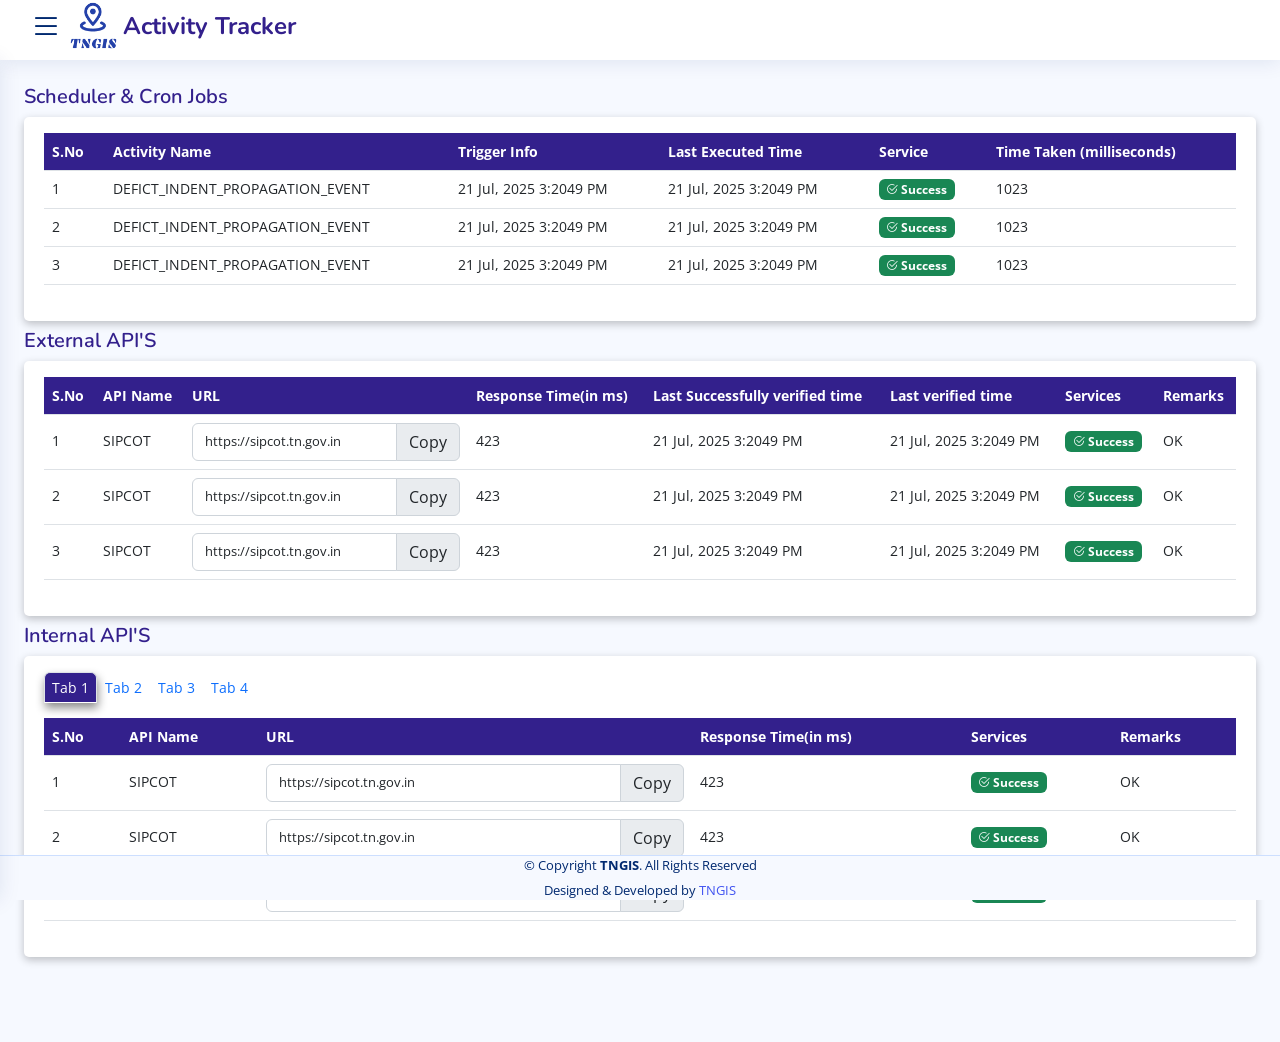
<file: index-old.html>
<!DOCTYPE html>
<html lang="en">
  <head>
    <meta charset="utf-8">
    <meta content="width=device-width, initial-scale=1.0" name="viewport">
    <title>Activity Tracker</title>
    <meta content="" name="description">
    <meta content="" name="keywords">
    <!-- Favicons -->
    <link href="assets/img/tn_logo.png" rel="icon">
    <link href="assets/img/tn_logo.png" rel="apple-touch-icon">
    <!-- Google Fonts -->
    <link href="https://fonts.gstatic.com" rel="preconnect">
    <link
      href="https://fonts.googleapis.com/css?family=Open+Sans:300,300i,400,400i,600,600i,700,700i|Nunito:300,300i,400,400i,600,600i,700,700i|Poppins:300,300i,400,400i,500,500i,600,600i,700,700i"
      rel="stylesheet">

    <!-- Vendor CSS Files -->
    <link href="assets/vendor/bootstrap/css/bootstrap.min.css" rel="stylesheet">
    <link href="assets/vendor/bootstrap-icons/bootstrap-icons.css" rel="stylesheet">
    <link href="assets/css/style.css" rel="stylesheet">

    <style>
      ul#myTab {
        border-bottom: 0;
      }
      .clear-both {
      clear: both;
      } 
      .txtblue {
      font-weight: bolder;
      color: #33208c;
      font-size: 15px;
      } 
      .customer-details address strong {
      font-weight: bolder;
      color: #33208c;
      font-size: 15px;
      } 
      .font14 {
      font-size: 14px;
      }
      .custom-modal-width {
      max-width: 50% !important; /* Adjust percentage as needed */
      }
      .otp-field input {
      display: inline-block !important;
      width: 15% !important;
      }
      #scheme_details_length .custom-select.custom-select-sm.form-control.form-control-sm {
      margin: 0px 6px;
      font-size: 12px !important;
      padding: 0 10px;
      min-height: calc(0.5em + 0.5em + 2px) !important;
      font-weight: 600;
      }
      .tab-title {
      background-color: #301d92;
      color: white;
      }
      .parameter-list {
      list-style: none;
      margin: 0;
      padding: 0px 1px;
      display: flex;
      flex-wrap: wrap;
      }
      .parameter-items {
      background: #e4f1ff;
      padding: 2px 4px;
      border-radius: 5px;
      list-style: none;
      width: max-content;
      margin: 3px;
      }
      .modal-header {
      padding: 10px 20px;
      box-shadow: 0px 0px 10px #00000096;
      }
      /* .progress {
      --bs-progress-height: 1.00rem !important;
      } */
      .applyCancleCta .btn:disabled {
      background-color: grey;
      /* Change to your preferred grey color */
      color: white;
      /* Change text color if needed */
      cursor: not-allowed;
      /* Optional: Change cursor style */
      opacity: 0.6;
      /* Optional: Make it look faded */
      }
      .custom-checkbox .form-check-input {
      border-radius: 5px;
      transition: all 0.3s ease;
      }
      .custom-checkbox .form-check-label {
      font-size: 12px;
      color: #495057;
      line-height: 1.5;
      }
      .form-check.custom-checkbox:hover .form-check-input {
      background-color: #33208c;
      border-color: #33208c;
      }
      .form-check.custom-checkbox:focus-within .form-check-input {
      box-shadow: 0 0 5px rgba(0, 123, 255, 0.5);
      }
      .hover-shadow-lg:hover {
      box-shadow: 0 4px 12px rgba(0, 0, 0, 0.1);
      }
      .form-check.custom-checkbox input:checked {
      background-color: #28a745;
      border-color: #28a745;
      }
      .form-check.custom-checkbox input:checked + .form-check-label {
      color: #28a745;
      }
      .resend-button {
      background: #33208c; /* Blue background */
      border: none;
      color: white;
      font-size: 12px;
      /* padding: 8px 12px; */
      border-radius: 10%;
      /* display: flex; */
      align-items: center;
      justify-content: center;
      transition: transform 0.3s ease, box-shadow 0.3s ease;
      box-shadow: 0 4px 6px rgba(0, 0, 0, 0.1);
      }
      .resend-button i {
      font-size: 1.2em;
      }
      .resend-button:hover {
      transform: scale(1.1) rotate(5deg);
      box-shadow: 0 6px 10px rgba(0, 0, 0, 0.15);
      background: #0056b3; /* Darker blue on hover */
      }
      .resend-button:active {
      transform: scale(0.95);
      }
      .parameters {
      max-height: 20vh;
      }
      #scheme_info .over-scroll-down {
      overflow-y: scroll !important;
      }
      #check_scheme_eligibility{
      margin-bottom: 77px;
      }
      #scheme_eligibility{
      margin-bottom: 77px;
      }
      #studentTableBody td:nth-child(2) {
      word-break: break-word;
      overflow-wrap: break-word;
      white-space: normal;
      }
      #schemeTableBody td:nth-child(2) {
      word-break: break-word;
      overflow-wrap: break-word;
      white-space: normal;
      }
      .table td {
      max-height: 50px; /* Set a maximum height */
      overflow: hidden; /* Hide overflow */
      text-overflow: ellipsis; /* Add ellipsis for overflow */
      white-space: nowrap; /* Prevent wrapping */
      line-height: 1.2; /* Set line height for readability */
      vertical-align: middle; 
      }
      #check_scheme_content td:nth-child(2) {
      height: 150px;
      overflow-y: auto;
      word-break: break-all !important;
      white-space: break-spaces;
      display: block; 
      }
    </style>
  </head>
  <body>
    <!-- ======= Header ======= -->
    <header id="header" class="header fixed-top d-flex flex-column">
     
      <div class="d-flex flex-row align-items-center w-100">
        <div class="d-flex align-items-center justify-content-between">
          <i class="bi bi-list toggle-sidebar-btn"></i>
          <a href="index.html?details=GfwfmwqhyLNY2TIYlWMvlnlDWlJTMWhJOTJtSWU4WWhYbG9ENUFWRVJySEg3UDJQTUV3V05aMXBXUk09%27"
            class="logo d-flex align-items-center mx-2" data-aos="fade-down">
          <img src="assets/img/tngis-logo.png" alt="logo" class="logo_header">
          <span class="fs-4 title">Activity Tracker</span>
          </a>
        </div>
        <!-- End Logo -->
        <!-- End Search Bar -->
        <nav class="header-nav ms-auto">
          <ul class="d-flex align-items-center d-none">
            <li class="nav-item" data-aos="fade-down">
              <a class="nav-link mx-2 nav-profile"><i class="bi bi-person"></i> <span class="" id="stud_name"></span></a>
            </li>
            <li class="nav-item" data-aos="fade-down">
              <a class="nav-link mx-2 nav-profile"><span class="" id="stud_year">-</span></a>
            </li>
            <li class="nav-item" data-aos="fade-down">
              <i class="bi bi-calendar-check"></i>
              <span class="" id="dateTimeLink">-</span>
            </li>
          </ul>
        </nav>
      </div>
      <!-- End Icons Navigation -->
    </header>
    <!-- End Header -->
    <!-- ======= Sidebar ======= -->
    <aside id="sidebar" class="sidebar">
      <ul class="nav nav-pills flex-column mb-auto">
      <ul class="sidebar-nav" id="sidebar-nav" data-aos="fade-left" data-aos-duration="600">
        <li class="nav-item">
          <a class="nav-link active" href="#" data-aos="fade-left" data-aos-duration="1000" id="dashboard-link">
          <i class="bi bi-house-fill"></i>
          <span data-i18n="dashboard-link">Dashboard</span>
          </a>
        </li>
       
      </ul>
    </aside>
    <!-- End Sidebar-->
    <!-- <div id="preloader"></div> -->
    <!-- End Sidebar-->
    <main id="main" class="main">
      <!-- Dashboard view starts -->
      <section style="margin-bottom: 5rem;">
        <div class="add-btn-area">
        </div>
        <div class="container-fluid">
     
          <div class="container-fluid">

            <!-- 1st grid -->
            <div class="col-lg-12 my-2">
              <h5 class="title">
                <span data-i18n="eligibility-schemes">Scheduler & Cron Jobs</span>
              </h5>
            </div>
            <div class="col-lg-12">
              <div class="card">
                <div class="card-body pt-3">
                  
                  <div class="clear-both"></div>
                  <div class="col-lg-12">
                    <div class="table-responsive">
                      <table class="table">
                        <thead>
                          <tr>
                            <th scope="col">S.No</th>
                            <th scope="col">Activity Name</th>
                            <th scope="col">Trigger Info</th>
                            <th scope="col">Last Executed Time</th>
                            <th scope="col">Service</th>
                            <th scope="col">Time Taken (milliseconds)</th>
                          </tr>
                        </thead>
                        <tbody>
                          <tr>
                            <td>1</td>
                            <td>DEFICT_INDENT_PROPAGATION_EVENT</td>
                            <td>21 Jul, 2025 3:2049 PM</td>
                            <td>21 Jul, 2025 3:2049 PM</td>
                            <td><span class="badge text-bg-success"><i class="bi bi-check2-circle"></i> Success</span></td>
                            <td>1023</td>
                          </tr>
                          <tr>
                            <td>2</td>
                            <td>DEFICT_INDENT_PROPAGATION_EVENT</td>
                            <td>21 Jul, 2025 3:2049 PM</td>
                            <td>21 Jul, 2025 3:2049 PM</td>
                            <td><span class="badge text-bg-success"><i class="bi bi-check2-circle"></i> Success</span></td>
                            <td>1023</td>
                          </tr>
                          <tr>
                            <td>3</td>
                            <td>DEFICT_INDENT_PROPAGATION_EVENT</td>
                            <td>21 Jul, 2025 3:2049 PM</td>
                            <td>21 Jul, 2025 3:2049 PM</td>
                            <td><span class="badge text-bg-success"><i class="bi bi-check2-circle"></i> Success</span></td>
                            <td>1023</td>
                          </tr>
                         
                        </tbody>
                      </table>
                    </div>
                  </div>
                </div>
              </div>
            </div>
            <!-- 1st grid -->


            <!-- 2nd grid -->
            <div class="col-lg-12 my-2">
              <h5 class="title">
                <span data-i18n="eligibility-schemes">External API'S</span>
              </h5>
            </div>
            <div class="col-lg-12">
              <div class="card">
                <div class="card-body pt-3">
                  
                  <div class="clear-both"></div>
                  <div class="col-lg-12">
                    <div class="table-responsive">
                      <table class="table">
                        <thead>
                          <tr>
                            <th scope="col">S.No</th>
                            <th scope="col">API Name</th>
                            <th scope="col">URL</th>
                            <th scope="col">Response Time(in ms)</th>
                            <th scope="col">Last Successfully verified time</th>
                            <th scope="col">Last verified time</th>
                            <th scope="col">Services</th>
                            <th scope="col">Remarks</th>
                          </tr>
                        </thead>
                        <tbody>
                          <tr>
                            <td>1</td>
                            <td>SIPCOT</td>
                            <td>
                              <div class="input-group">
                                <input type="text" class="form-control" value="https://sipcot.tn.gov.in" aria-label="Recipient’s username" aria-describedby="basic-addon2">
                                <span class="input-group-text" id="basic-addon2">Copy</span>
                              </div>
                            </td>
                            <td>423</td>
                            <td>21 Jul, 2025 3:2049 PM</td>
                            <td>21 Jul, 2025 3:2049 PM</td>
                            <td><span class="badge text-bg-success"><i class="bi bi-check2-circle"></i> Success</span></td>
                            <td>OK</td>
                          </tr>
                          <tr>
                            <td>2</td>
                            <td>SIPCOT</td>
                            <td>
                              <div class="input-group">
                                <input type="text" class="form-control" value="https://sipcot.tn.gov.in" aria-label="Recipient’s username" aria-describedby="basic-addon2">
                                <span class="input-group-text" id="basic-addon2">Copy</span>
                              </div>
                            </td>
                            <td>423</td>
                            <td>21 Jul, 2025 3:2049 PM</td>
                            <td>21 Jul, 2025 3:2049 PM</td>
                            <td><span class="badge text-bg-success"><i class="bi bi-check2-circle"></i> Success</span></td>
                            <td>OK</td>
                          </tr>
                          <tr>  
                            <td>3</td>
                            <td>SIPCOT</td>
                            <td>
                              <div class="input-group">
                                <input type="text" class="form-control" value="https://sipcot.tn.gov.in" aria-label="Recipient’s username" aria-describedby="basic-addon2">
                                <span class="input-group-text" id="basic-addon2">Copy</span>
                              </div>
                            </td>
                            <td>423</td>
                            <td>21 Jul, 2025 3:2049 PM</td>
                            <td>21 Jul, 2025 3:2049 PM</td>
                            <td><span class="badge text-bg-success"><i class="bi bi-check2-circle"></i> Success</span></td>
                            <td>OK</td>
                          </tr>
                         
                         
                        </tbody>
                      </table>
                    </div>
                  </div>
                </div>
              </div>
            </div>
            <!-- 2nd grid -->



            <!-- 3rd grid -->
            <div class="col-lg-12 my-2">
              <h5 class="title"> 
                <span data-i18n="eligibility-schemes">Internal API'S</span>
              </h5>
            </div>
            <div class="col-lg-12">
              <div class="card">
                <div class="card-body pt-3">
                  
                  <div class="clear-both"></div>


                  <ul class="nav nav-tabs mb-3" id="myTab" role="tablist">
                      <li class="nav-item" role="presentation">
                        <button class="nav-link active" id="home-tab" data-bs-toggle="tab" data-bs-target="#home-tab-pane" type="button" role="tab" aria-controls="home-tab-pane" aria-selected="true">Tab 1</button>
                      </li>
                      <li class="nav-item" role="presentation">
                        <button class="nav-link" id="profile-tab" data-bs-toggle="tab" data-bs-target="#profile-tab-pane" type="button" role="tab" aria-controls="profile-tab-pane" aria-selected="false">Tab 2</button>
                      </li>
                      <li class="nav-item" role="presentation">
                        <button class="nav-link" id="contact-tab" data-bs-toggle="tab" data-bs-target="#contact-tab-pane" type="button" role="tab" aria-controls="contact-tab-pane" aria-selected="false">Tab 3</button>
                      </li>
                      <li class="nav-item" role="presentation">
                        <button class="nav-link" id="disabled-tab" data-bs-toggle="tab" data-bs-target="#disabled-tab-pane" type="button" role="tab" aria-controls="disabled-tab-pane" aria-selected="false">Tab 4</button>
                      </li>
                    </ul>
                    <div class="tab-content" id="myTabContent">
                      <div class="tab-pane fade show active" id="home-tab-pane" role="tabpanel" aria-labelledby="home-tab" tabindex="0">
                        <div class="col-lg-12">
                    <div class="table-responsive">
                      <table class="table">
                        <thead>
                          <tr>
                            <th scope="col">S.No</th>
                            <th scope="col">API Name</th>
                            <th scope="col">URL</th>
                            <th scope="col">Response Time(in ms)</th>
                            <th scope="col">Services</th>
                            <th scope="col">Remarks</th>
                          </tr>
                        </thead>
                        <tbody>
                          <tr>
                            <td>1</td>
                            <td>SIPCOT</td>
                            <td>
                              <div class="input-group">
                                <input type="text" class="form-control" value="https://sipcot.tn.gov.in" aria-label="Recipient’s username" aria-describedby="basic-addon2">
                                <span class="input-group-text" id="basic-addon2">Copy</span>
                              </div>
                            </td>
                            <td>423</td>
                            <td><span class="badge text-bg-success"><i class="bi bi-check2-circle"></i> Success</span></td>
                            <td>OK</td>
                          </tr>
                          <tr>
                            <td>2</td>
                            <td>SIPCOT</td>
                            <td>
                              <div class="input-group">
                                <input type="text" class="form-control" value="https://sipcot.tn.gov.in" aria-label="Recipient’s username" aria-describedby="basic-addon2">
                                <span class="input-group-text" id="basic-addon2">Copy</span>
                              </div>
                            </td>
                            <td>423</td>
                            <td><span class="badge text-bg-success"><i class="bi bi-check2-circle"></i> Success</span></td>
                            <td>OK</td>
                          </tr>
                          <tr>
                            <td>3</td>
                            <td>SIPCOT</td>
                            <td>
                              <div class="input-group">
                                <input type="text" class="form-control" value="https://sipcot.tn.gov.in" aria-label="Recipient’s username" aria-describedby="basic-addon2">
                                <span class="input-group-text" id="basic-addon2">Copy</span>
                              </div>
                            </td>
                            <td>423</td>
                            <td><span class="badge text-bg-success"><i class="bi bi-check2-circle"></i> Success</span></td>
                            <td>OK</td>
                          </tr>
                          
                         
                         
                        </tbody>
                      </table>
                    </div>
                  </div>
                      </div>
                      <div class="tab-pane fade" id="profile-tab-pane" role="tabpanel" aria-labelledby="profile-tab" tabindex="0">
                        <div class="col-lg-12">
                    <div class="table-responsive">
                      <table class="table">
                        <thead>
                          <tr>
                            <th scope="col">S.No</th>
                            <th scope="col">API Name</th>
                            <th scope="col">URL</th>
                            <th scope="col">Response Time(in ms)</th>
                            <th scope="col">Services</th>
                            <th scope="col">Remarks</th>
                          </tr>
                        </thead>
                        <tbody>
                          <tr>
                            <td>1</td>
                            <td>SIPCOT</td>
                            <td>
                              <div class="input-group">
                                <input type="text" class="form-control" value="https://sipcot.tn.gov.in" aria-label="Recipient’s username" aria-describedby="basic-addon2">
                                <span class="input-group-text" id="basic-addon2">Copy</span>
                              </div>
                            </td>
                            <td>423</td>
                            <td><span class="badge text-bg-success"><i class="bi bi-check2-circle"></i> Success</span></td>
                            <td>OK</td>
                          </tr>
                          <tr>
                            <td>2</td>
                            <td>SIPCOT</td>
                            <td>
                              <div class="input-group">
                                <input type="text" class="form-control" value="https://sipcot.tn.gov.in" aria-label="Recipient’s username" aria-describedby="basic-addon2">
                                <span class="input-group-text" id="basic-addon2">Copy</span>
                              </div>
                            </td>
                            <td>423</td>
                            <td><span class="badge text-bg-success"><i class="bi bi-check2-circle"></i> Success</span></td>
                            <td>OK</td>
                          </tr>
                          <tr>
                            <td>3</td>
                            <td>SIPCOT</td>
                            <td>
                              <div class="input-group">
                                <input type="text" class="form-control" value="https://sipcot.tn.gov.in" aria-label="Recipient’s username" aria-describedby="basic-addon2">
                                <span class="input-group-text" id="basic-addon2">Copy</span>
                              </div>
                            </td>
                            <td>423</td>
                            <td><span class="badge text-bg-success"><i class="bi bi-check2-circle"></i> Success</span></td>
                            <td>OK</td>
                          </tr>
                          
                         
                         
                        </tbody>
                      </table>
                    </div>
                  </div>
                      </div>
                      <div class="tab-pane fade" id="contact-tab-pane" role="tabpanel" aria-labelledby="contact-tab" tabindex="0">
                        <div class="col-lg-12">
                    <div class="table-responsive">
                      <table class="table">
                        <thead>
                          <tr>
                            <th scope="col">S.No</th>
                            <th scope="col">API Name</th>
                            <th scope="col">URL</th>
                            <th scope="col">Response Time(in ms)</th>
                            <th scope="col">Services</th>
                            <th scope="col">Remarks</th>
                          </tr>
                        </thead>
                        <tbody>
                          <tr>
                            <td>1</td>
                            <td>SIPCOT</td>
                            <td>
                              <div class="input-group">
                                <input type="text" class="form-control" value="https://sipcot.tn.gov.in" aria-label="Recipient’s username" aria-describedby="basic-addon2">
                                <span class="input-group-text" id="basic-addon2">Copy</span>
                              </div>
                            </td>
                            <td>423</td>
                            <td><span class="badge text-bg-success"><i class="bi bi-check2-circle"></i> Success</span></td>
                            <td>OK</td>
                          </tr>
                          <tr>
                            <td>2</td>
                            <td>SIPCOT</td>
                            <td>
                              <div class="input-group">
                                <input type="text" class="form-control" value="https://sipcot.tn.gov.in" aria-label="Recipient’s username" aria-describedby="basic-addon2">
                                <span class="input-group-text" id="basic-addon2">Copy</span>
                              </div>
                            </td>
                            <td>423</td>
                            <td><span class="badge text-bg-success"><i class="bi bi-check2-circle"></i> Success</span></td>
                            <td>OK</td>
                          </tr>
                          <tr>
                            <td>3</td>
                            <td>SIPCOT</td>
                            <td>
                              <div class="input-group">
                                <input type="text" class="form-control" value="https://sipcot.tn.gov.in" aria-label="Recipient’s username" aria-describedby="basic-addon2">
                                <span class="input-group-text" id="basic-addon2">Copy</span>
                              </div>
                            </td>
                            <td>423</td>
                            <td><span class="badge text-bg-success"><i class="bi bi-check2-circle"></i> Success</span></td>
                            <td>OK</td>
                          </tr>
                          
                         
                         
                        </tbody>
                      </table>
                    </div>
                  </div>
                      </div>
                      <div class="tab-pane fade" id="disabled-tab-pane" role="tabpanel" aria-labelledby="disabled-tab" tabindex="0">
                        <div class="col-lg-12">
                    <div class="table-responsive">
                      <table class="table">
                        <thead>
                          <tr>
                            <th scope="col">S.No</th>
                            <th scope="col">API Name</th>
                            <th scope="col">URL</th>
                            <th scope="col">Response Time(in ms)</th>
                            <th scope="col">Services</th>
                            <th scope="col">Remarks</th>
                          </tr>
                        </thead>
                        <tbody>
                          <tr>
                            <td>1</td>
                            <td>SIPCOT</td>
                            <td>
                              <div class="input-group">
                                <input type="text" class="form-control" value="https://sipcot.tn.gov.in" aria-label="Recipient’s username" aria-describedby="basic-addon2">
                                <span class="input-group-text" id="basic-addon2">Copy</span>
                              </div>
                            </td>
                            <td>423</td>
                            <td><span class="badge text-bg-success"><i class="bi bi-check2-circle"></i> Success</span></td>
                            <td>OK</td>
                          </tr>
                          <tr>
                            <td>2</td>
                            <td>SIPCOT</td>
                            <td>
                              <div class="input-group">
                                <input type="text" class="form-control" value="https://sipcot.tn.gov.in" aria-label="Recipient’s username" aria-describedby="basic-addon2">
                                <span class="input-group-text" id="basic-addon2">Copy</span>
                              </div>
                            </td>
                            <td>423</td>
                            <td><span class="badge text-bg-success"><i class="bi bi-check2-circle"></i> Success</span></td>
                            <td>OK</td>
                          </tr>
                          <tr>
                            <td>3</td>
                            <td>SIPCOT</td>
                            <td>
                              <div class="input-group">
                                <input type="text" class="form-control" value="https://sipcot.tn.gov.in" aria-label="Recipient’s username" aria-describedby="basic-addon2">
                                <span class="input-group-text" id="basic-addon2">Copy</span>
                              </div>
                            </td>
                            <td>423</td>
                            <td><span class="badge text-bg-success"><i class="bi bi-check2-circle"></i> Success</span></td>
                            <td>OK</td>
                          </tr>
                          
                         
                         
                        </tbody>
                      </table>
                    </div>
                  </div>
                      </div>
                    </div>



                  
                </div>
              </div>
            </div>
            <!-- 3rd grid -->

          </div>
        </div>
      </section>
      <!-- Modal  -->


      
      </div>
      </div>
      
      </section>
    </main>
    <!-- Check Eligibility -->
    <!-- if you want to close by clicking outside the modal, delete the last endpoint:data-bs-backdrop and data-bs-keyboard -->
    <div class="modal fade" id="checkeligibility_modal" tabindex="-1" data-bs-backdrop="static"
      data-bs-keyboard="false" role="dialog" aria-labelledby="checkeligibility_modal" aria-hidden="true">
      <div class="modal-dialog modal-dialog-scrollable modal-dialog-centered modal-xl" role="document">
        <div class="modal-content">
          <div class="modal-header">
            <h5 class="modal-title">
              Scheme Eligibility
            </h5>
            <button type="button" class="btn-close" data-bs-dismiss="modal" aria-label="Close"></button>
          </div>
          <div class="modal-body">
            <div class="">
              <div class="card-body" id="check_eligibility_content">
                <!-- <check-eligibility-component></check-eligibility-component> -->
              </div>
            </div>
          </div>
          <div class="modal-footer">
            <button type="button" class="btn btn-secondary" data-bs-dismiss="modal">
            Close
            </button>
          </div>
        </div>
      </div>
    </div>
    <!-- Check Eligibility -->


    <student-refresh></student-refresh>
    <!-- End #main -->
    <!-- ======= Footer ======= -->
    <footer id="footer" class="footer">
      <div class="copyright">
        &copy; Copyright <strong><span>TNGIS</span></strong>. All Rights Reserved
      </div>
      <div class="credits">
        Designed & Developed by <a href="https://tngis.tnega.org/" target="_blank">TNGIS</a>
      </div>
    </footer>
    <!-- End Footer -->
    <a href="#" class="back-to-top d-flex align-items-center justify-content-center"><i
      class="bi bi-arrow-up-short"></i></a>

    <script src="assets/vendor/jquery/jquery.min.js"></script>  
    <script src="assets/vendor/bootstrap/js/bootstrap.bundle.min.js"></script>
    <script src="assets/js/main.js"></script>
    <script src="assets/js/add.js"></script>
    <script src="assets/js/global.js"></script>
    
    <script></script>
    <script>
      document.addEventListener("DOMContentLoaded", function () {
          // Select the modal and the first OTP input
          const otpModal = document.getElementById("opt_modal"); // set the modal id here
          const otp1 = document.getElementById("otp_input_1"); // set the 1st input box id here
      
          // Add focus when modal is shown
          otpModal.addEventListener("shown.bs.modal", function () {
              otp1.focus();
          });
      });
    </script>
    <script>
      $(document).ready(function () {
      // simulate a click on page load
      $(".toggle-sidebar-btn").trigger("click");
    });
    </script>
  </body>
</html>
</file>
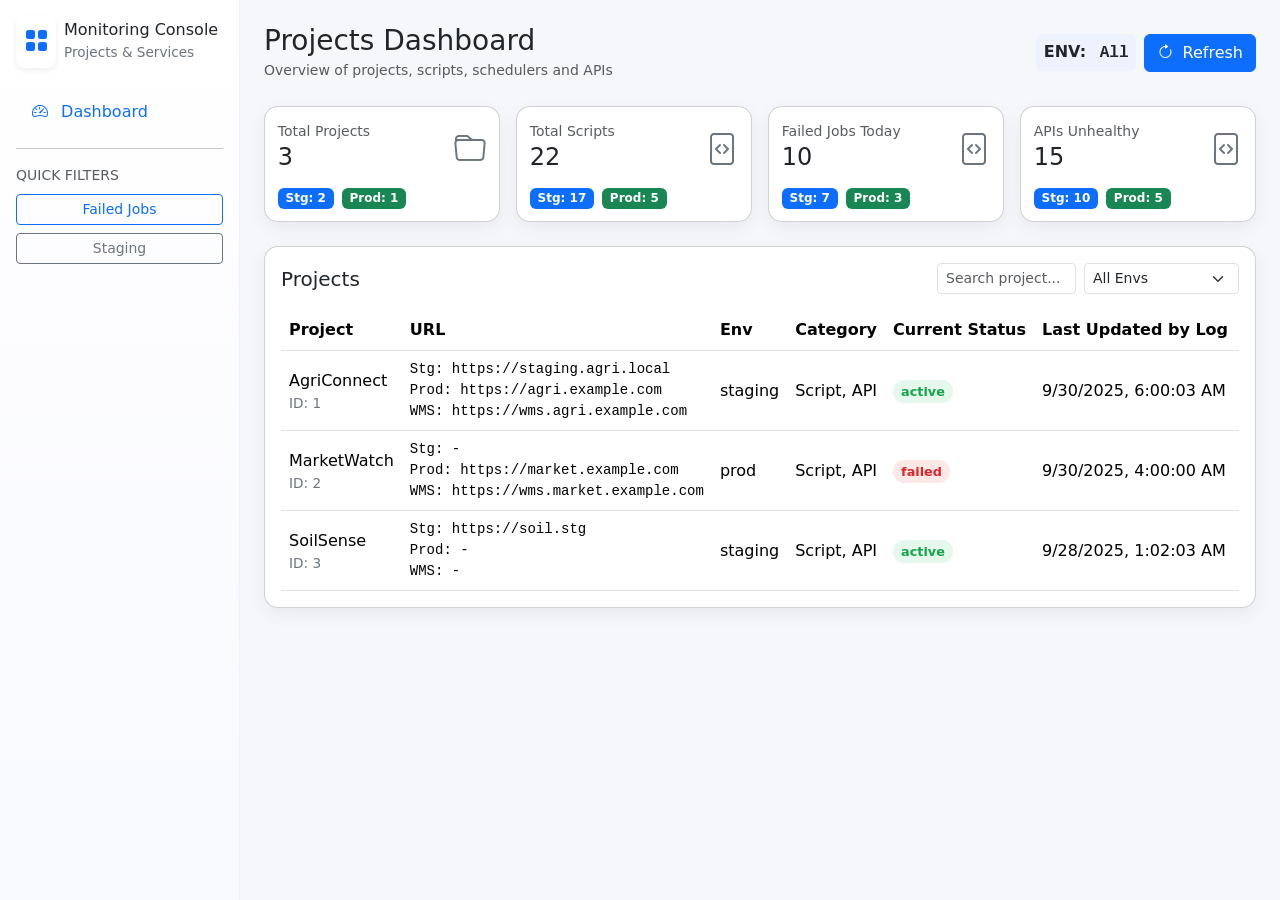
<file: index-updated-1.html>
<!doctype html>
<html lang="en">
<head>
  <meta charset="utf-8">
  <meta name="viewport" content="width=device-width, initial-scale=1">
  <title>Project Monitoring Dashboard</title>
  <link href="https://cdn.jsdelivr.net/npm/bootstrap@5.3.2/dist/css/bootstrap.min.css" rel="stylesheet">
  <link href="https://cdn.jsdelivr.net/npm/bootstrap-icons@1.11.3/font/bootstrap-icons.css" rel="stylesheet">
  <style>

    .table-responsive {
  overflow-x: auto; /* explicitly allow horizontal scroll */
}
.table-fixed {
  width: 100%;      /* make table take container width */
  min-width: 800px; /* optional: set minimum width to trigger scroll */
}

main .table-responsive {
  overflow-x: auto;
}
.table-responsive {
  -webkit-overflow-scrolling: touch;
}




    th, td 
 {
    white-space: nowrap;
    vertical-align: middle;
} 

    /* ✅ Sidebar collapses into offcanvas for mobile */
@media (max-width: 991px) {
  .no-flex {
        display: initial !important;
  }
  .no-view {
    display: none;
  }

  .sidebar {
    position: fixed;
    top: 0; left: 0;
    height: 100%;
    z-index: 1050;
    transform: translateX(-100%);
    transition: transform 0.3s ease-in-out;
  }
  .sidebar.active {
    transform: translateX(0);
  }
  .sidebar-overlay {
    position: fixed;
    inset: 0;
    background: rgba(0,0,0,0.5);
    display: none;
    z-index: 1040;
  }
  .sidebar-overlay.show {
    display: block;
  }
}

/* ✅ Table responsive tweaks */
@media (max-width: 576px) {
  table thead th:nth-child(5),
  table thead th:nth-child(6),
  table tbody td:nth-child(5),
  table tbody td:nth-child(6) {
    display: none;
  }
}


    :root{
      --card-radius: 14px;
      --accent: #6f42c1;
      --muted: #6c757d;
    }
    #recentChanges li {
      margin-bottom: 5px;
    }
    body{background:#f5f7fb;font-family:Inter, system-ui, -apple-system, 'Segoe UI', Roboto, 'Helvetica Neue', Arial}
    .card-soft{border-radius:var(--card-radius); box-shadow: 0 6px 18px rgba(18,24,40,0.06);display: grid
;} 
    .status-chip{padding:4px 8px;border-radius:999px;font-weight:600;font-size:0.8rem}
    .status-success{background:rgba(34,197,94,0.12);color:#16a34a}
    .status-fail{background:rgba(239,68,68,0.12);color:#dc2626}
    .status-warn{background:rgba(250,204,21,0.12);color:#ca8a04}
    .table-fixed tbody tr td{vertical-align:middle}
    .sidebar{min-width:240px;background:linear-gradient(180deg,#ffffff,#f8f9ff);border-right:1px solid #eef2ff}
    .nav-pill .nav-link{border-radius:8px}
    .muted-small{font-size:0.85rem;color:var(--muted)}
    .mono{font-family:ui-monospace, SFMono-Regular, Menlo, Monaco, 'Roboto Mono', 'Courier New', monospace}
    .small-card{padding:0.8rem}
    .kbd-like{background:#eef2ff;padding:6px 8px;border-radius:6px;font-weight:600}
    .collapse-row{background:#fbfbff}
  </style>
</head>
<body>
  <div class="d-flex no-flex">
    <!-- Sidebar -->
    <aside class="sidebar p-3 vh-100">
      <div class="d-flex align-items-center gap-2 mb-4">
        <div class="rounded-3 bg-white p-2 shadow-sm"><i class="bi bi-grid-fill fs-4 text-primary"></i>

          

        </div>
        <div>
          <h6 class="mb-0">Monitoring Console</h6>
          <small class="muted-small">Projects & Services</small>
        </div>
      </div>
      <nav class="nav flex-column">
        <a class="nav-link active" href="#dashboard"><i class="bi bi-speedometer2 me-2"></i> Dashboard</a>
        <!-- <a class="nav-link" href="#projects"><i class="bi bi-kanban me-2"></i> Projects</a>
        <a class="nav-link" href="#gis"><i class="bi bi-map me-2"></i> GIS Layers</a> -->
        <hr>
        <small class="text-uppercase text-muted">Quick filters</small>
        <div class="mt-2">
          <button class="btn btn-sm btn-outline-primary w-100 mb-2" onclick="applyQuickFilter('failed')">Failed Jobs</button>
          <button class="btn btn-sm btn-outline-secondary w-100" onclick="applyQuickFilter('staging')">Staging</button>

        </div>
      </nav>
    </aside>

    <!-- Main -->
    <main class="flex-grow-1 p-4">
      <!-- Header -->
      <div class="d-flex justify-content-between align-items-center mb-4">
        <div>
          <h3 class="mb-0">Projects Dashboard</h3>
          <small class="text-muted">Overview of projects, scripts, schedulers and APIs</small>
        </div>
        <div class="d-flex gap-2 align-items-center">
          <div class="kbd-like">ENV: <span id="currentEnv" class="ms-2 mono">All</span></div>
          <button class="btn btn-primary no-view" onclick="refreshAll()"><i class="bi bi-arrow-clockwise me-1"></i> Refresh</button>
          <button class="btn btn-outline-primary d-lg-none" onclick="toggleSidebar()">
            <i class="bi bi-list"></i>
          </button>
        </div>
      </div>

      <!-- Dashboard Cards -->
      <div id="dashboardView">
        <div class="row g-3 mb-4">
          <!-- <div class="col-md-3">
            <div class="card card-soft small-card">
              <div class="d-flex justify-content-between align-items-center">
                <div>
                  <small class="text-muted">Total Projects</small>
                  <h4 id="cardProjects">0</h4>
                </div>
                <i class="bi bi-folder fs-2 text-secondary"></i>
              </div>
            </div>
          </div>
          <div class="col-md-3">
            <div class="card card-soft small-card">
              <div class="d-flex justify-content-between align-items-center">
                <div>
                  <small class="text-muted">Total Scripts</small>
                  <h4 id="cardScripts">0</h4>
                </div>
                <i class="bi bi-file-code fs-2 text-secondary"></i>
              </div>
            </div>
          </div>
          <div class="col-md-3">
            <div class="card card-soft small-card">
              <div class="d-flex justify-content-between align-items-center">
                <div>
                  <small class="text-muted">Failed Jobs Today</small>
                  <h4 id="cardFailed">0</h4>
                </div>
                <i class="bi bi-exclamation-octagon fs-2 text-danger"></i>
              </div>
            </div>
          </div>
          <div class="col-md-3">
            <div class="card card-soft small-card">
              <div class="d-flex justify-content-between align-items-center">
                <div>
                  <small class="text-muted">APIs Unhealthy</small>
                  <h4 id="cardApiFail">0</h4>
                </div>
                <i class="bi bi-plug fs-2 text-warning"></i>
              </div>
            </div>
          </div> -->

          <div class="col-md-3">
            <div class="card card-soft small-card">
              <div class="d-flex justify-content-between align-items-center mb-2">
                <div>
                  <small class="text-muted">Total Projects</small>
                  <h4 id="cardProjects">3</h4>
                </div>
                <i class="bi bi-folder fs-2 text-secondary"></i>
              </div>
              <!-- Staging / Prod breakdown -->
              <div class="d-flex gap-2">
                <span class="badge bg-primary">Stg: <span id="cardProjectsStg">2</span></span>
                <span class="badge bg-success">Prod: <span id="cardProjectsProd">1</span></span>
              </div>
            </div>
          </div> 
          <div class="col-md-3">
            <div class="card card-soft small-card">
              <div class="d-flex justify-content-between align-items-center mb-2">
                <div>
                  <small class="text-muted">Total Scripts</small>
                  <h4 id="cardProjects">22</h4>
                </div>
                <i class="bi bi-file-code fs-2 text-secondary"></i>
              </div>
              <!-- Staging / Prod breakdown -->
              <div class="d-flex gap-2">
                <span class="badge bg-primary">Stg: <span id="cardScriptsStg">17</span></span>
                <span class="badge bg-success">Prod: <span id="cardScriptsProd">5</span></span>
              </div>
            </div>
          </div> 

          <div class="col-md-3">
            <div class="card card-soft small-card">
              <div class="d-flex justify-content-between align-items-center mb-2">
                <div>
                  <small class="text-muted">Failed Jobs Today</small>
                  <h4 id="cardProjects">10</h4>
                </div>
                <i class="bi bi-file-code fs-2 text-secondary"></i>
              </div>
              <!-- Staging / Prod breakdown -->
              <div class="d-flex gap-2">
                <span class="badge bg-primary">Stg: <span id="cardScriptsStg">7</span></span>
                <span class="badge bg-success">Prod: <span id="cardScriptsProd">3</span></span>
              </div>
            </div>
          </div> 

          <div class="col-md-3">
            <div class="card card-soft small-card">
              <div class="d-flex justify-content-between align-items-center mb-2">
                <div>
                  <small class="text-muted">APIs Unhealthy</small>
                  <h4 id="cardProjects">15</h4>
                </div>
                <i class="bi bi-file-code fs-2 text-secondary"></i>
              </div>
              <!-- Staging / Prod breakdown -->
              <div class="d-flex gap-2">
                <span class="badge bg-primary">Stg: <span id="cardScriptsStg">10</span></span> 
                <span class="badge bg-success">Prod: <span id="cardScriptsProd">5</span></span>
              </div>
            </div>
          </div> 



        </div>

        <!-- Projects table -->
        <div class="card card-soft p-3 mb-4">
          <div class="d-flex justify-content-between align-items-center mb-3">
            <h5 class="mb-0">Projects</h5>
            <div class="d-flex gap-2">
              <input id="searchProject" class="form-control form-control-sm" placeholder="Search project..." oninput="renderProjectsTable()" />
              <select id="filterEnv" class="form-select form-select-sm" onchange="applyFilters()">
                <option value="all">All Envs</option>
                <option value="staging">Staging</option>
                <option value="prod">Prod</option>
              </select>
            </div>
          </div>

          <div class="table-responsive">
  <table class="table table-hover table-fixed mb-0"> 
              <thead>
                <tr>
                  <th>Project</th>
                  <th>URL</th>
                  <th>Env</th>
                  <th>Category</th> <!-- API / Script / Cron / Map Service -->
                  <th>Current Status</th>
                  <th>Last Updated by Log</th>
                  <th>Last Updated in DB</th>
                  <th>Script Period & Cron Job Period</th>
                  <th>Scripts</th>
                  <th>APIs</th>
                  <th>Actions</th>
                </tr>
              </thead>
              <tbody id="projectsTableBody"></tbody>
            </table>
          </div>



        </div>

        <!-- Recent activity / quick lists -->
        <!-- <div class="row g-3">
          <div class="col-md-6 d-flex">
            <div class="card card-soft p-3 w-100">
              <h6>Recent Script Changes</h6>
              <ul id="recentChanges" class="list-unstyled mb-0"></ul>
            </div>
          </div>
          <div class="col-md-6">
            <div class="card card-soft p-3">
              <h6>Quick Status</h6>
              <div id="quickStatusList"></div>
            </div>
          </div>
        </div> -->
      </div>

      <!-- Project Details View (hidden by default) -->
      <div id="projectView" style="display:none">
        <div class="card card-soft p-3 mb-3">
          <div class="d-flex justify-content-between">
            <div>
              <h4 id="projTitle">Project</h4>
              <small id="projUrls" class="muted-small"></small>
            </div>
            <div>
              <button class="btn btn-outline-secondary" onclick="backToDashboard()"><i class="bi bi-arrow-left"></i> Back</button>
              <span class="ms-2 muted-small">Last pull: <span id="projLastPull">-</span></span>
            </div>
          </div>
        </div>

        <ul class="nav nav-pills mb-3" id="projTabs" role="tablist">
          <li class="nav-item" role="presentation"><button class="nav-link active" data-bs-toggle="pill" data-bs-target="#scriptsTab">Scripts</button></li>
          <li class="nav-item" role="presentation"><button class="nav-link" data-bs-toggle="pill" data-bs-target="#schedulerTab">Scheduler</button></li>
          <li class="nav-item" role="presentation"><button class="nav-link" data-bs-toggle="pill" data-bs-target="#extApiTab">External APIs</button></li>
          <li class="nav-item" role="presentation"><button class="nav-link" data-bs-toggle="pill" data-bs-target="#intApiTab">Internal APIs</button></li>
          <li class="nav-item" role="presentation"><button class="nav-link" data-bs-toggle="pill" data-bs-target="#gisTab">GIS Layers</button></li>
        </ul>

        <div class="tab-content">
          <!-- Scripts Tab -->
          <div class="tab-pane fade show active" id="scriptsTab">
            <div class="card card-soft p-3 mb-3">
              <div class="d-flex justify-content-between align-items-center mb-2">
                <h6 class="mb-0">Scripts</h6>
                <div class="muted-small">Total: <span id="scriptsCount">0</span></div>
              </div>
              <div class="table-responsive">
                <table class="table table-sm table-hover mb-0">
                  <thead>
                    <tr>
                      <th>Script Name</th>
                      <th>Trigger</th>
                      <th>Cron</th>
                      <th>Start Time</th>
                      <th>End Time</th>
                      <th>Last Updated</th>
                      <th>Functions</th>
                      <th>Status</th>
                    </tr>
                  </thead>
                  <tbody id="scriptsTableBody"></tbody>
                </table>
              </div>
            </div>
          </div>

          <!-- Scheduler Tab -->
          <div class="tab-pane fade" id="schedulerTab">
            <div class="card card-soft p-3">
              <h6>Scheduler & Cron Jobs</h6>
              <div class="table-responsive">
                <table class="table table-sm mb-0">
                  <thead>
                    <tr>
                      <th>S.No</th>
                      <th>Activity Name</th>
                      <th>Trigger Info</th>
                      <th>Last Executed Time</th>
                      <th>Service</th>
                      <th>Time Taken (ms)</th>
                    </tr>
                  </thead>
                  <tbody id="schedulerBody"></tbody>
                </table>
              </div>
            </div>
          </div>

          <!-- External APIs -->
          <div class="tab-pane fade" id="extApiTab">
            <div class="card card-soft p-3">
              <h6>External APIs</h6>
              <div class="table-responsive">
                <table class="table table-sm mb-0">
                  <thead>
                    <tr>
                      <th>S.No</th>
                      <th>API Name</th>
                      <th>URL</th>
                      <th>Response Time (ms)</th>
                      <th>Last Successfully Verified</th>
                      <th>Last Verified</th>
                      <th>Services</th>
                      <th>Status</th>
                      <th>Remarks</th>
                    </tr>
                  </thead>
                  <tbody id="extApiBody"></tbody>
                </table>
              </div>
            </div>
          </div>

          <!-- Internal APIs -->
          <div class="tab-pane fade" id="intApiTab">
            <div class="card card-soft p-3">
              <h6>Internal APIs</h6>
              <ul class="nav nav-tabs mb-3" id="internalApiTabsList"></ul>
              <div id="internalApiTabsContent"></div>
            </div>
          </div>

          <!-- GIS -->
          <div class="tab-pane fade" id="gisTab">
            <div class="card card-soft p-3">
              <h6>GIS Layers</h6>
              <div class="table-responsive">
                <table class="table table-sm mb-0">
                  <thead>
                    <tr><th>Layer Name</th><th>WMS URL</th><th>Type</th><th>Status</th><th>Actions</th></tr>
                  </thead>
                  <tbody id="gisBody"></tbody>
                </table>
              </div>
            </div>
          </div>

        </div>
      </div>

    </main>
  </div>

  <script src="https://ajax.googleapis.com/ajax/libs/jquery/3.7.1/jquery.min.js"></script> 
  <script src="https://cdn.jsdelivr.net/npm/bootstrap@5.3.2/dist/js/bootstrap.bundle.min.js"></script>
  <script>
    // ---------- Sample Data ----------
    const sampleProjects = [
      {id:1,name:'AgriConnect',env:'staging',status:'active',lastUpdated:'2025-09-29T10:23:12',scripts:6,apis:8,urls:{staging:'https://staging.agri.local',prod:'https://agri.example.com',wms:'https://wms.agri.example.com'}},
      {id:2,name:'MarketWatch',env:'prod',status:'failed',lastUpdated:'2025-09-30T04:12:01',scripts:12,apis:15,urls:{staging:'',prod:'https://market.example.com',wms:'https://wms.market.example.com'}},
      {id:3,name:'SoilSense',env:'staging',status:'active',lastUpdated:'2025-09-28T16:12:45',scripts:4,apis:3,urls:{staging:'https://soil.stg',prod:'',wms:''}},
    ];

    const sampleScripts = {
      1: [
        {name:'ingest_crops.sql',trigger:'manual',cron:'0 2 * * *',start:'02:00',end:'02:03',lastUpdated:'2025-09-29T02:03:00',functions:['fn_ingest','sp_notify'],status:'success'},
        {name:'calculate_rates.py',trigger:'cron',cron:'0 */6 * * *',start:'06:00',end:'06:00',lastUpdated:'2025-09-30T06:00:03',functions:['calcRates'],status:'failed'},
        {name:'push_to_queue.sh',trigger:'api',cron:'-',start:'11:00',end:'11:00',lastUpdated:'2025-09-27T11:00:00',functions:[],status:'success'}
      ],
      2: [
        {name:'sync_prices.py',trigger:'cron',cron:'*/15 * * * *',start:'00:00',end:'00:00',lastUpdated:'2025-09-30T04:00:00',functions:['syncPrices'],status:'failed'}
      ],
      3: [
        {name:'collect_soil.py',trigger:'cron',cron:'0 1 * * *',start:'01:00',end:'01:01',lastUpdated:'2025-09-28T01:02:03',functions:['collectSoil'],status:'success'}
      ]
    };

    const sampleScheduler = {
      1:[{act:'Crop ingest',trigger:'cron',lastExec:'2025-09-29T02:03:00',service:'ingest',timeTaken:180000},{act:'Rate calc',trigger:'cron',lastExec:'2025-09-30T06:00:03',service:'calc',timeTaken:230000}],
      2:[{act:'Price sync',trigger:'cron',lastExec:'2025-09-30T04:00:00',service:'sync',timeTaken:120000}],
      3:[{act:'Soil collect',trigger:'cron',lastExec:'2025-09-28T01:02:03',service:'collect',timeTaken:45000}]
    };

    const sampleExtApis = {
      1:[{name:'WeatherAPI',url:'https://api.weather/v1',res:340,lastGood:'2025-09-29T08:00:00',lastCheck:'2025-09-30T08:00:00',service:'weather','remarks':'ok'},{name:'MarketRates',url:'https://api.rates/v2',res:1200,lastGood:'2025-09-25T05:00:00',lastCheck:'2025-09-30T05:00:00',service:'rates','remarks':'slow'}],
      2:[{name:'PayGateway',url:'https://payments.example',res:85,lastGood:'2025-09-30T03:59:00',lastCheck:'2025-09-30T04:00:00',service:'payments','remarks':'ok'}],
      3:[]
    };

    const sampleInternalApis = {
      1:{'Tab1':[{name:'intGetCrops',url:'/api/crops',res:45,svc:'ingest',remarks:'ok'},{name:'intListFarmers',url:'/api/farmers',res:60,svc:'db',remarks:'ok'}],'Tab2':[], 'Tab3':[]},
      2:{'Tab1':[{name:'intPrices',url:'/api/prices',res:210,svc:'sync',remarks:'slow'}],'Tab2':[], 'Tab3':[]},
      3:{'Tab1':[], 'Tab2':[], 'Tab3':[]}
    };

    const sampleGis = {
      1:[{layer:'SoilMap',wms:'https://wms.agri/soil',type:'Raster',status:'active'},{layer:'ParcelBoundaries',wms:'https://wms.agri/parcel',type:'Vector',status:'active'}],
      2:[{layer:'MarketZones',wms:'https://wms.market/zones',type:'Vector',status:'active'}],
      3:[]
    };

    // ---------- Utilities ----------
    function fmt(dt){ if(!dt) return '-'; const d=new Date(dt); return d.toLocaleString(); }
    function statusClass(s){ return s==='success'?'status-success':s==='failed'?'status-fail':'status-warn' }

    // ---------- Render Dashboard ----------
    function renderProjectsTable() {
  const tbody = document.getElementById('projectsTableBody');
  tbody.innerHTML = '';

  const q = document.getElementById('searchProject').value.toLowerCase();
  const envFilter = document.getElementById('filterEnv').value;

  const filtered = sampleProjects.filter(p => 
    (envFilter === 'all' || p.env === envFilter) && p.name.toLowerCase().includes(q)
  );

  filtered.forEach(p => {
    const tr = document.createElement('tr');

    // Compute category based on data (simplified logic)
    const catArr = [];
    if (p.scripts > 0) catArr.push('Script');
    if (p.apis > 0) catArr.push('API');
    // You can add cron/map service logic here
    const category = catArr.join(', ');

    // Compute last updated from scripts/logs
    const scripts = sampleScripts[p.id] || [];
    const lastScriptUpdate = scripts.length ? fmt(scripts.reduce((a,b) => a.lastUpdated > b.lastUpdated ? a : b).lastUpdated) : '-';

    // Script period & cron job period (first & last cron jobs)
    const cronJobs = scripts.filter(s => s.cron && s.cron !== '-');
    const cronPeriod = cronJobs.length
      ? `${cronJobs[0].cron} → ${cronJobs[cronJobs.length-1].cron}`
      : '-';

    tr.innerHTML = `
      <td>${p.name}<div class="muted-small">ID: ${p.id}</div></td>
      <td class="mono small">
        Stg: ${p.urls.staging || '-'}<br>
        Prod: ${p.urls.prod || '-'}<br>
        WMS: ${p.urls.wms || '-'}
      </td>
      <td>${p.env}</td>
      <td>${category}</td>
      <td><span class="status-chip ${p.status==='active'?'status-success':'status-fail'}">${p.status}</span></td>
      <td>${lastScriptUpdate}</td>
      <td>${fmt(p.lastUpdated)}</td>
      <td>${cronPeriod}</td>
      <td>${p.scripts}</td>
      <td>${p.apis}</td>
      <td><button class="btn btn-sm btn-outline-primary" onclick="openProject(${p.id})">
        <i class="bi bi-box-arrow-up-right"></i> View
      </button></td>
    `;

    tbody.appendChild(tr);
  });

  // Update dashboard cards
  document.getElementById('cardProjects').innerText = sampleProjects.length;
  document.getElementById('cardScripts').innerText = sampleProjects.reduce((s,p)=>s+p.scripts,0);
  const failedJobs = Object.values(sampleScripts).flat().filter(s => s.status === 'failed').length;
  document.getElementById('cardFailed').innerText = failedJobs;
  const apiFails = Object.values(sampleExtApis).flat().filter(a => a.remarks === 'slow').length;
  document.getElementById('cardApiFail').innerText = apiFails;
}



    function applyFilters(){
      const env = document.getElementById('filterEnv').value;
      document.getElementById('currentEnv').innerText = env==='all'? 'All' : env.charAt(0).toUpperCase()+env.slice(1);
      renderProjectsTable();
    }

    function applyQuickFilter(key){
      if(key==='failed'){ document.getElementById('filterEnv').value='all'; document.getElementById('searchProject').value=''; renderProjectsTable();
        // highlight projects with failed status
        const rows = document.querySelectorAll('#projectsTableBody tr'); rows.forEach(r=>{ if(r.innerText.toLowerCase().includes('failed')) r.classList.add('table-danger'); })
      }
      if(key==='staging'){ document.getElementById('filterEnv').value='staging'; applyFilters(); }
    }

    function refreshAll(){
      // in real app -> fetch backend status. Here we just re-render
      renderProjectsTable(); renderRecent();
      if(window.currentProjectId) openProject(window.currentProjectId);
    }

    // Recent Changes & Quick Status
    function renderRecent(){
      const list = document.getElementById('recentChanges'); list.innerHTML='';
      const items = Object.values(sampleScripts).flat().slice(0,6);
      items.forEach(it=>{ const li=document.createElement('li'); li.innerHTML=`<strong>${it.name}</strong> — ${fmt(it.lastUpdated)} <span class="ms-2 badge bg-secondary">${it.status}</span>`; list.appendChild(li); });

      const ql = document.getElementById('quickStatusList'); ql.innerHTML='';
      sampleProjects.forEach(p=>{ const div=document.createElement('div'); div.className='d-flex justify-content-between align-items-center py-2 border-bottom'; div.innerHTML=`<div><strong>${p.name}</strong><div class="muted-small">${p.env} • ${p.scripts} scripts</div></div><div><span class="status-chip ${p.status==='active'?'status-success':'status-fail'}">${p.status}</span></div>`; ql.appendChild(div); });
    }

    // ---------- Project View ----------
    function openProject(id){
      window.currentProjectId = id;
      const proj = sampleProjects.find(p=>p.id===id);
      document.getElementById('dashboardView').style.display='none';
      document.getElementById('projectView').style.display='block';
      document.getElementById('projTitle').innerText = proj.name + ' • ' + proj.env.toUpperCase();
      document.getElementById('projUrls').innerHTML = `Staging: ${proj.urls.staging || '-'} &nbsp; | &nbsp; Prod: ${proj.urls.prod || '-'} &nbsp; | &nbsp; WMS: ${proj.urls.wms || '-'}`;
      document.getElementById('projLastPull').innerText = fmt(proj.lastUpdated);

      // Scripts
      const sbody = document.getElementById('scriptsTableBody'); sbody.innerHTML='';
      const scripts = sampleScripts[id] || [];
      document.getElementById('scriptsCount').innerText = scripts.length;
      scripts.forEach(s=>{
        const tr = document.createElement('tr');
        const funcs = s.functions.length? s.functions.join(', ') : '-';
        tr.innerHTML = `
          <td>${s.name}</td>
          <td>${s.trigger}</td>
          <td><code class="mono">${s.cron}</code></td>
          <td>${s.start}</td>
          <td>${s.end}</td>
          <td>${fmt(s.lastUpdated)}</td>
          <td>${funcs}</td>
          <td><span class="status-chip ${statusClass(s.status)}">${s.status}</span></td>
        `;
        sbody.appendChild(tr);
      });

      // Scheduler
      const schBody = document.getElementById('schedulerBody'); schBody.innerHTML='';
      (sampleScheduler[id]||[]).forEach((r,i)=>{ const tr=document.createElement('tr'); tr.innerHTML=`<td>${i+1}</td><td>${r.act}</td><td>${r.trigger}</td><td>${fmt(r.lastExec)}</td><td>${r.service}</td><td>${r.timeTaken}</td>`; schBody.appendChild(tr); });
      const ext = document.getElementById('extApiBody');
ext.innerHTML = '';

(sampleExtApis[id] || []).forEach((a, i) => {
  const tr = document.createElement('tr');

  // Determine status + remarks
  let status = '<span class="badge bg-success">Healthy</span>';
  let remarks = a.remarks || '-';

  if (a.res === 'Timeout') {
    status = '<span class="badge bg-danger">Unhealthy</span>';
    remarks = 'Connection Timeout';
  } else if (a.res === '503') {
    status = '<span class="badge bg-danger">Unhealthy</span>';
    remarks = 'HTTP 503 Service Unavailable';
  } else if (!isNaN(a.res) && Number(a.res) > 2000) {
    status = '<span class="badge bg-warning text-dark">Slow</span>';
    remarks = 'Response > 2s';
  }

  tr.innerHTML = `
    <td>${i + 1}</td>
    <td>${a.name}</td>
    <td class="mono small">${a.url}</td>
    <td>${a.res}</td>
    <td>${fmt(a.lastGood)}</td>
    <td>${fmt(a.lastCheck)}</td>
    <td>${a.service}</td>
    <td>${status}</td>
    <td>${remarks}</td>
  `;

  ext.appendChild(tr);
});
      
      const tabsList = document.getElementById('internalApiTabsList');
const tabsContent = document.getElementById('internalApiTabsContent');

// Reset content
tabsList.innerHTML = '';
tabsContent.innerHTML = '';
tabsContent.className = 'tab-content'; // ✅ make sure container has tab-content

const intApis = sampleInternalApis[id] || {};
let first = true;

Object.keys(intApis).forEach((tabName, idx) => {
  const lid = 'inttab-' + idx;

  // Tab button
  const li = document.createElement('li');
  li.className = 'nav-item';
  li.innerHTML = `
    <button class="nav-link ${first ? 'active' : ''}" 
            data-bs-toggle="tab" 
            data-bs-target="#${lid}" 
            type="button" role="tab">
      ${tabName}
    </button>`;
  tabsList.appendChild(li);

  // Tab content
  const pane = document.createElement('div');
  pane.className = `tab-pane fade ${first ? 'show active' : ''}`;
  pane.id = lid;
  pane.setAttribute('role', 'tabpanel');

  pane.innerHTML = `
    <div class="table-responsive">
      <table class="table table-sm mb-0">
        <thead>
          <tr>
            <th>API Name</th>
            <th>URL</th>
            <th>Resp (ms)</th>
            <th>Services</th>
            <th>Remarks</th>
          </tr>
        </thead>
        <tbody>
          ${(intApis[tabName] || []).map(a => `
            <tr>
              <td>${a.name}</td>
              <td class="mono small">${a.url}</td>
              <td>${a.res}</td>
              <td>${a.svc}</td>
              <td>${a.remarks}</td>
            </tr>`).join('')}
        </tbody>
      </table>
    </div>
  `;

  tabsContent.appendChild(pane);
  first = false;
});



      // GIS
      const gis = document.getElementById('gisBody'); gis.innerHTML=''; (sampleGis[id]||[]).forEach(g=>{ const tr=document.createElement('tr'); tr.innerHTML=`<td>${g.layer}</td><td class="mono small">${g.wms}</td><td>${g.type}</td><td><span class="status-chip ${g.status==='active'?'status-success':''}">${g.status}</span></td><td><button class="btn btn-sm btn-outline-secondary" onclick="alert('Preview not implemented')"><i class="bi bi-eye"></i></button></td>`; gis.appendChild(tr); });

    }

    function backToDashboard(){ document.getElementById('projectView').style.display='none'; document.getElementById('dashboardView').style.display='block'; window.currentProjectId=null; }

    // ---------- Init ----------
    function init(){ renderProjectsTable(); renderRecent(); }
    window.addEventListener('DOMContentLoaded', init);
  </script>

  <script>
    function toggleSidebar() {
  document.querySelector('.sidebar').classList.toggle('active');
  document.querySelector('.sidebar-overlay').classList.toggle('show');
}

document.addEventListener('DOMContentLoaded', () => {
  const overlay = document.createElement('div');
  overlay.className = 'sidebar-overlay';
  document.body.appendChild(overlay);
  overlay.addEventListener('click', toggleSidebar);
});

  </script>
</body>
</html>
</file>
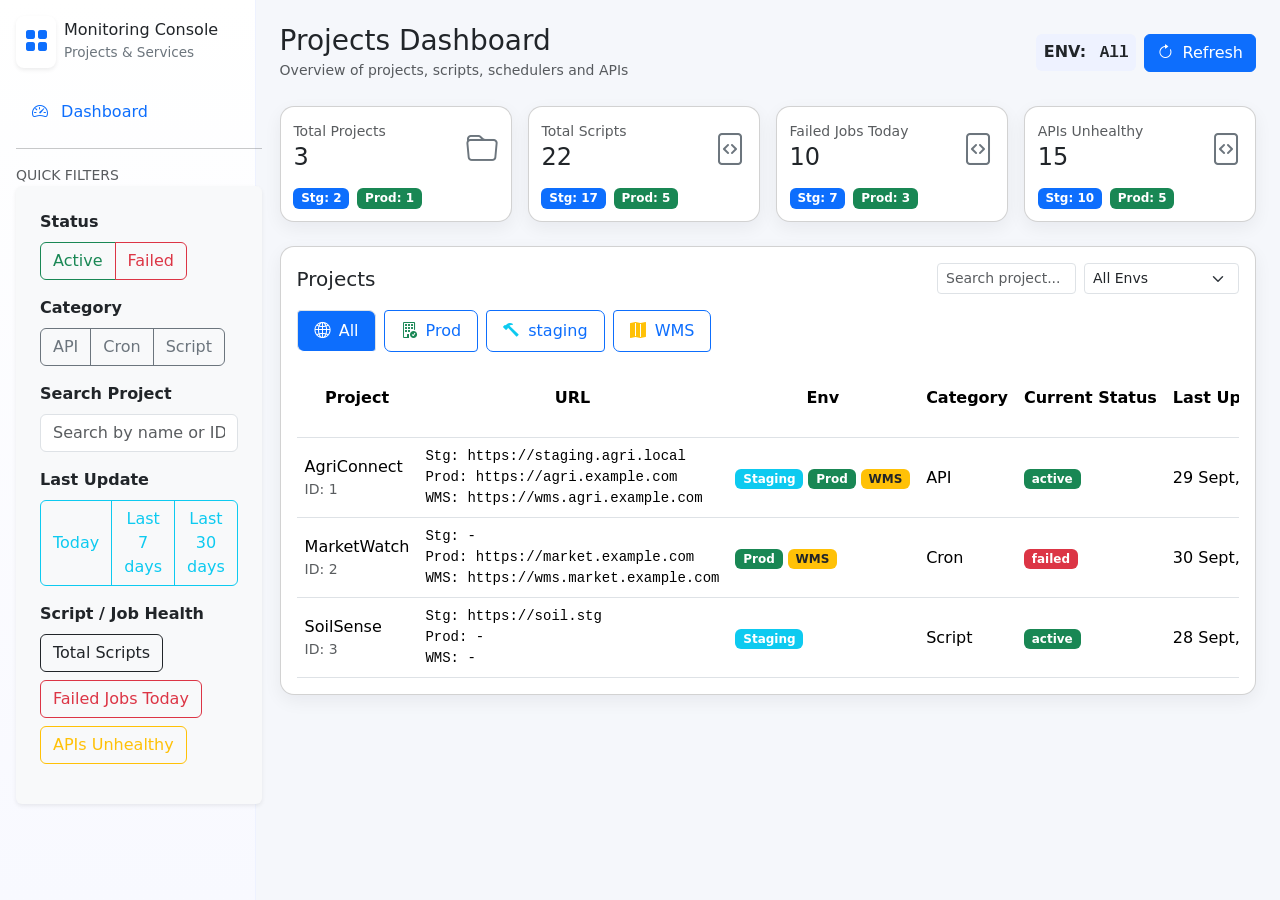
<file: index-updated.html>
<!doctype html>
<html lang="en">
  <head>
    <meta charset="utf-8">
    <meta name="viewport" content="width=device-width, initial-scale=1">
    <title>Project Monitoring Dashboard</title>
    <link href="https://cdn.jsdelivr.net/npm/bootstrap@5.3.2/dist/css/bootstrap.min.css" rel="stylesheet">
    <link href="https://cdn.jsdelivr.net/npm/bootstrap-icons@1.11.3/font/bootstrap-icons.css" rel="stylesheet">
    <style>
      .tab_wrap .nav-link.active {
        background: #0d6efd;
        color: #fff;
        border-radius: 4px 7px;
      }
      ul#myTab {
        border-bottom: 0;
      }
      .tab_wrap .nav-link
      {
        border: 1px solid;
        border-radius: 4px 7px;
      } 
      .table thead th {
      vertical-align: middle !important;
      text-align: center;
      white-space: nowrap;
      }
      .table thead tr:nth-child(2) th {
      background-color: #f9f9f9;
      font-weight: 500;
      }
      .table-responsive {
      overflow-x: auto; /* explicitly allow horizontal scroll */
      }
      .table-fixed {
      width: 100%;      /* make table take container width */
      min-width: 800px; /* optional: set minimum width to trigger scroll */
      }
      main .table-responsive {
      overflow-x: auto;
      display: grid;    
      }
      .table-responsive {
      -webkit-overflow-scrolling: touch;
      }
      th, td 
      {
      white-space: nowrap;
      vertical-align: middle;
      } 
      /* ✅ Sidebar collapses into offcanvas for mobile */
      @media (max-width: 991px) {
      .no-flex {
      display: initial !important;
      }
      .no-view {
      display: none;
      }
      .sidebar {
      position: fixed;
      top: 0; left: 0;
      height: 100%;
      z-index: 1050;
      transform: translateX(-100%);
      transition: transform 0.3s ease-in-out;
      }
      .sidebar.active {
      transform: translateX(0);
      }
      .sidebar-overlay {
      position: fixed;
      inset: 0;
      background: rgba(0,0,0,0.5);
      display: none;
      z-index: 1040;
      }
      .sidebar-overlay.show {
      display: block;
      }
      }
      /* ✅ Table responsive tweaks */
      @media (max-width: 576px) {
      table thead th:nth-child(5),
      table thead th:nth-child(6),
      table tbody td:nth-child(5),
      table tbody td:nth-child(6) {
      display: none;
      }
      }
      :root{
      --card-radius: 14px;
      --accent: #6f42c1;
      --muted: #6c757d;
      }
      #recentChanges li {
      margin-bottom: 5px;
      }
      body{background:#f5f7fb;font-family:Inter, system-ui, -apple-system, 'Segoe UI', Roboto, 'Helvetica Neue', Arial}
      .card-soft{border-radius:var(--card-radius); box-shadow: 0 6px 18px rgba(18,24,40,0.06);display: grid
      ;} 
      .status-chip{padding:4px 8px;border-radius:999px;font-weight:600;font-size:0.8rem}
      .status-success{background:rgba(34,197,94,0.12);color:#16a34a}
      .status-fail{background:rgba(239,68,68,0.12);color:#dc2626}
      .status-warn{background:rgba(250,204,21,0.12);color:#ca8a04}
      .table-fixed tbody tr td{vertical-align:middle}
      .sidebar{min-width:240px;background:linear-gradient(180deg,#ffffff,#f8f9ff);border-right:1px solid #eef2ff}
      .nav-pill .nav-link{border-radius:8px}
      .muted-small{font-size:0.85rem;color:var(--muted)}
      .mono{font-family:ui-monospace, SFMono-Regular, Menlo, Monaco, 'Roboto Mono', 'Courier New', monospace}
      .small-card{padding:0.8rem}
      .kbd-like{background:#eef2ff;padding:6px 8px;border-radius:6px;font-weight:600}
      .collapse-row{background:#fbfbff}
    </style>
  </head>
  <body>
    <div class="d-flex no-flex">
      <!-- Sidebar -->
      <aside class="sidebar p-3 vh-100">
        <div class="d-flex align-items-center gap-2 mb-4">
          <div class="rounded-3 bg-white p-2 shadow-sm"><i class="bi bi-grid-fill fs-4 text-primary"></i>
          </div>
          <div>
            <h6 class="mb-0">Monitoring Console</h6>
            <small class="muted-small">Projects & Services</small>
          </div>
        </div>
        <nav class="nav flex-column">
          <a class="nav-link active" href="#dashboard"><i class="bi bi-speedometer2 me-2"></i> Dashboard</a>
          <!-- <a class="nav-link" href="#projects"><i class="bi bi-kanban me-2"></i> Projects</a>
            <a class="nav-link" href="#gis"><i class="bi bi-map me-2"></i> GIS Layers</a> -->
          <hr>
          <small class="text-uppercase text-muted">Quick filters</small>
          <!-- <div class="mt-2">
            <button class="btn btn-sm btn-outline-primary w-100 mb-2" onclick="applyQuickFilter('failed')">Failed Jobs</button>
            <button class="btn btn-sm btn-outline-secondary w-100" onclick="applyQuickFilter('staging')">Staging</button>
          </div> -->

          <!-- Quick Filters Panel -->
<div class="quick-filters p-4 bg-light rounded shadow-sm">
  <!-- <h5 class="mb-3">Quick Filters</h5> -->


  <!-- Status Filter -->
  <div class="mb-3">
    <label class="form-label fw-bold d-block">Status</label>
    <div class="btn-group" role="group" aria-label="Status Filter">
      <button type="button" class="btn btn-outline-success">Active</button>
      <button type="button" class="btn btn-outline-danger">Failed</button>
    </div>
  </div>

  <!-- Category Filter -->
  <div class="mb-3">
    <label class="form-label fw-bold">Category</label>
    <div class="btn-group" role="group" aria-label="Category Filter">
      <button type="button" class="btn btn-outline-secondary">API</button>
      <button type="button" class="btn btn-outline-secondary">Cron</button>
      <button type="button" class="btn btn-outline-secondary">Script</button>
    </div>
  </div>

  <!-- Project Search -->
  <div class="mb-3">
    <label class="form-label fw-bold">Search Project</label>
    <input type="text" class="form-control" placeholder="Search by name or ID">
  </div>

  <!-- Last Update Filter (optional) -->
  <div class="mb-3">
    <label class="form-label fw-bold">Last Update</label>
    <div class="btn-group" role="group" aria-label="Last Update Filter">
      <button type="button" class="btn btn-outline-info">Today</button>
      <button type="button" class="btn btn-outline-info">Last 7 days</button>
      <button type="button" class="btn btn-outline-info">Last 30 days</button>
    </div>
  </div>

  <!-- Script / Job Health -->
  <div class="mb-3">
    <label class="form-label fw-bold">Script / Job Health</label>
    <div class="d-flex gap-2 flex-wrap">
      <button type="button" class="btn btn-outline-dark">Total Scripts</button>
      <button type="button" class="btn btn-outline-danger">Failed Jobs Today</button>
      <button type="button" class="btn btn-outline-warning">APIs Unhealthy</button>
    </div>
  </div>
</div>


        </nav>
      </aside>
      <!-- Main -->
      <main class="flex-grow-1 p-4">
        <!-- Header -->
        <div class="d-flex justify-content-between align-items-center mb-4">
          <div>
            <h3 class="mb-0">Projects Dashboard</h3>
            <small class="text-muted">Overview of projects, scripts, schedulers and APIs</small>
          </div>
          <div class="d-flex gap-2 align-items-center">
            <div class="kbd-like">ENV: <span id="currentEnv" class="ms-2 mono">All</span></div>
            <button class="btn btn-primary no-view" onclick="refreshAll()"><i class="bi bi-arrow-clockwise me-1"></i> Refresh</button>
            <button class="btn btn-outline-primary d-lg-none" onclick="toggleSidebar()">
            <i class="bi bi-list"></i>
            </button>
          </div>
        </div>
        <!-- Dashboard Cards -->
        <div id="dashboardView">
          <div class="row g-3 mb-4">
            <!-- <div class="col-md-3">
              <div class="card card-soft small-card">
                <div class="d-flex justify-content-between align-items-center">
                  <div>
                    <small class="text-muted">Total Projects</small>
                    <h4 id="cardProjects">0</h4>
                  </div>
                  <i class="bi bi-folder fs-2 text-secondary"></i>
                </div>
              </div>
              </div>
              <div class="col-md-3">
              <div class="card card-soft small-card">
                <div class="d-flex justify-content-between align-items-center">
                  <div>
                    <small class="text-muted">Total Scripts</small>
                    <h4 id="cardScripts">0</h4>
                  </div>
                  <i class="bi bi-file-code fs-2 text-secondary"></i>
                </div>
              </div>
              </div>
              <div class="col-md-3">
              <div class="card card-soft small-card">
                <div class="d-flex justify-content-between align-items-center">
                  <div>
                    <small class="text-muted">Failed Jobs Today</small>
                    <h4 id="cardFailed">0</h4>
                  </div>
                  <i class="bi bi-exclamation-octagon fs-2 text-danger"></i>
                </div>
              </div>
              </div>
              <div class="col-md-3">
              <div class="card card-soft small-card">
                <div class="d-flex justify-content-between align-items-center">
                  <div>
                    <small class="text-muted">APIs Unhealthy</small>
                    <h4 id="cardApiFail">0</h4>
                  </div>
                  <i class="bi bi-plug fs-2 text-warning"></i>
                </div>
              </div>
              </div> -->
            <div class="col-md-3">
              <div class="card card-soft small-card">
                <div class="d-flex justify-content-between align-items-center mb-2">
                  <div>
                    <small class="text-muted">Total Projects</small>
                    <h4 id="cardProjects">3</h4>
                  </div>
                  <i class="bi bi-folder fs-2 text-secondary"></i>
                </div>
                <!-- Staging / Prod breakdown -->
                <div class="d-flex gap-2">
                  <span class="badge bg-primary">Stg: <span id="cardProjectsStg">2</span></span>
                  <span class="badge bg-success">Prod: <span id="cardProjectsProd">1</span></span>
                </div>
              </div>
            </div>
            <div class="col-md-3">
              <div class="card card-soft small-card">
                <div class="d-flex justify-content-between align-items-center mb-2">
                  <div>
                    <small class="text-muted">Total Scripts</small>
                    <h4 id="cardProjects">22</h4>
                  </div>
                  <i class="bi bi-file-code fs-2 text-secondary"></i>
                </div>
                <!-- Staging / Prod breakdown -->
                <div class="d-flex gap-2">
                  <span class="badge bg-primary">Stg: <span id="cardScriptsStg">17</span></span>
                  <span class="badge bg-success">Prod: <span id="cardScriptsProd">5</span></span>
                </div>
              </div>
            </div>
            <div class="col-md-3">
              <div class="card card-soft small-card">
                <div class="d-flex justify-content-between align-items-center mb-2">
                  <div>
                    <small class="text-muted">Failed Jobs Today</small>
                    <h4 id="cardProjects">10</h4>
                  </div>
                  <i class="bi bi-file-code fs-2 text-secondary"></i>
                </div>
                <!-- Staging / Prod breakdown -->
                <div class="d-flex gap-2">
                  <span class="badge bg-primary">Stg: <span id="cardFailedStg">7</span></span>
                  <span class="badge bg-success">Prod: <span id="cardFailedProd">3</span></span>
                </div>
              </div>
            </div>
            <div class="col-md-3">
              <div class="card card-soft small-card">
                <div class="d-flex justify-content-between align-items-center mb-2">
                  <div>
                    <small class="text-muted">APIs Unhealthy</small>
                    <h4 id="cardProjects">15</h4>
                  </div>
                  <i class="bi bi-file-code fs-2 text-secondary"></i>
                </div>
                <!-- Staging / Prod breakdown -->
                <div class="d-flex gap-2">
                  <span class="badge bg-primary">Stg: <span id="cardApiFailStg">10</span></span> 
                  <span class="badge bg-success">Prod: <span id="cardApiFailProd">5</span></span>
                </div>
              </div>
            </div>
          </div>
          <!-- Projects table -->
          <div class="card card-soft p-3 mb-4">
            <div class="d-flex justify-content-between align-items-center mb-3">
              <h5 class="mb-0">Projects</h5>
              <div class="d-flex gap-2">
                <input id="searchProject" class="form-control form-control-sm" placeholder="Search project..." oninput="renderProjectsTable()" />
                <select id="filterEnv" class="form-select form-select-sm" onchange="applyFilters()">
                  <option value="all">All Envs</option>
                  <option value="staging">Staging</option>
                  <option value="prod">Prod</option>
                </select>
              </div>
            </div>


            <div class="tab_wrap">
              <ul class="nav nav-tabs" id="myTab" role="tablist">
                  <li class="nav-item" role="presentation">
                    <button class="nav-link active" id="home-tab" data-bs-toggle="tab" data-bs-target="#home-tab-pane" type="button" role="tab" aria-controls="home-tab-pane" aria-selected="true"><i class="bi bi-globe2 me-1"></i> All</button>
                  </li>
                  <li class="nav-item mx-2" role="presentation">
                    <button class="nav-link" id="profile-tab" data-bs-toggle="tab" data-bs-target="#profile-tab-pane" type="button" role="tab" aria-controls="profile-tab-pane" aria-selected="false"><i class="bi bi-building-check me-1 text-success"></i> Prod</button>
                  </li>
                  <li class="nav-item" role="presentation">
                    <button class="nav-link" id="contact-tab" data-bs-toggle="tab" data-bs-target="#contact-tab-pane" type="button" role="tab" aria-controls="contact-tab-pane" aria-selected="false"><i class="bi bi-hammer me-1 text-info"></i> staging</button>
                  </li>
                  <li class="nav-item mx-2" role="presentation">
                    <button class="nav-link" id="disabled-tab" data-bs-toggle="tab" data-bs-target="#disabled-tab-pane" type="button" role="tab" aria-controls="disabled-tab-pane" aria-selected="false"><i class="bi bi-map-fill me-1 text-warning"></i> WMS</button>
                  </li>
                </ul>
                <div class="tab-content mt-2" id="myTabContent">
                  <div class="tab-pane fade show active" id="home-tab-pane" role="tabpanel" aria-labelledby="home-tab" tabindex="0">
                    <div class="table-responsive">
              <table class="table table-hover table-fixed mb-0">
                <thead>
                  <tr>
                    <th rowspan="2">Project</th>
                    <th rowspan="2">URL</th>
                    <th rowspan="2">Env</th>
                    <th rowspan="2">Category</th>
                    <th rowspan="2">Current Status</th>
                    <th rowspan="2">Last Updated by Log</th>
                    <th rowspan="2">Last Updated in DB</th>
                    <th colspan="2" class="text-center border-start border-end">Script Period</th>
                    <th colspan="2" class="text-center border-start border-end">Cron Job Period</th>
                    <th rowspan="2">Scripts</th>
                    <th rowspan="2">APIs</th>
                    <th rowspan="2">Actions</th>
                  </tr>
                  <tr>
                    <th class="text-center small">Start</th>
                    <th class="text-center small">End</th>
                    <th class="text-center small">Start</th>
                    <th class="text-center small">End</th>
                  </tr>
                </thead>
                <!-- <tbody id="projectsTableBody"></tbody> -->
                <tbody id="projectsTableBody1"><tr>
      <td>AgriConnect<div class="text-muted small">ID: 1</div></td>
      <td class="small mono">
        Stg: https://staging.agri.local<br>
        Prod: https://agri.example.com<br>
        WMS: https://wms.agri.example.com
      </td>
      <td>
        <span class="badge bg-info">Staging</span> 
        <span class="badge bg-success">Prod</span> 
        <span class="badge bg-warning text-dark">WMS</span>
      </td>
      <td>API</td>
      <td><span class="badge bg-success">active</span></td>
      <td>29 Sept, 10:23 am</td>
      <td>29 Sept, 10:23 am</td>
      <td>01 Sept, 08:00 am</td>
      <td>28 Sept, 05:00 pm</td>
      <td>05 Sept, 10:00 am</td>
      <td>29 Sept, 08:00 pm</td>
      <td>6</td>
      <td>8</td>
      <td><button class="btn btn-sm btn-outline-primary" onclick="openProject(1)">
        <i class="bi bi-box-arrow-up-right"></i> View
      </button></td>
    </tr><tr>
      <td>MarketWatch<div class="text-muted small">ID: 2</div></td>
      <td class="small mono">
        Stg: -<br>
        Prod: https://market.example.com<br>
        WMS: https://wms.market.example.com
      </td>
      <td>
        
        <span class="badge bg-success">Prod</span> 
        <span class="badge bg-warning text-dark">WMS</span>
      </td>
      <td>Cron</td>
      <td><span class="badge bg-danger">failed</span></td>
      <td>30 Sept, 04:12 am</td>
      <td>30 Sept, 04:12 am</td>
      <td>03 Sept, 08:00 am</td>
      <td>30 Sept, 06:00 pm</td>
      <td>04 Sept, 09:00 am</td>
      <td>30 Sept, 07:30 pm</td>
      <td>12</td>
      <td>15</td>
      <td><button class="btn btn-sm btn-outline-primary" onclick="openProject(2)">
        <i class="bi bi-box-arrow-up-right"></i> View
      </button></td>
    </tr><tr>
      <td>SoilSense<div class="text-muted small">ID: 3</div></td>
      <td class="small mono">
        Stg: https://soil.stg<br>
        Prod: -<br>
        WMS: -
      </td>
      <td>
        <span class="badge bg-info">Staging</span> 
        
        
      </td>
      <td>Script</td>
      <td><span class="badge bg-success">active</span></td>
      <td>28 Sept, 04:12 pm</td>
      <td>28 Sept, 04:12 pm</td>
      <td>01 Sept, 09:00 am</td>
      <td>25 Sept, 04:00 pm</td>
      <td>-</td>
      <td>-</td>
      <td>4</td>
      <td>3</td>
      <td><button class="btn btn-sm btn-outline-primary" onclick="openProject(3)">
        <i class="bi bi-box-arrow-up-right"></i> View
      </button></td>
    </tr></tbody>
              </table>
            </div>
                  </div>
                  <div class="tab-pane fade" id="profile-tab-pane" role="tabpanel" aria-labelledby="profile-tab" tabindex="0">
                    <div class="table-responsive">
              <table class="table table-hover table-fixed mb-0">
                <thead>
                  <tr>
                    <th rowspan="2">Project</th>
                    <th rowspan="2">URL</th>
                    <th rowspan="2">Env</th>
                    <th rowspan="2">Category</th>
                    <th rowspan="2">Current Status</th>
                    <th rowspan="2">Last Updated by Log</th>
                    <th rowspan="2">Last Updated in DB</th>
                    <th colspan="2" class="text-center border-start border-end">Script Period</th>
                    <th colspan="2" class="text-center border-start border-end">Cron Job Period</th>
                    <th rowspan="2">Scripts</th>
                    <th rowspan="2">APIs</th>
                    <th rowspan="2">Actions</th>
                  </tr>
                  <tr>
                    <th class="text-center small">Start</th>
                    <th class="text-center small">End</th>
                    <th class="text-center small">Start</th>
                    <th class="text-center small">End</th>
                  </tr>
                </thead>
                <tbody id="projectsTableBody2"><tr>
      <td>AgriConnect<div class="text-muted small">ID: 1</div></td>
      <td class="small mono">https://agri.example.com</td>
      <td><span class="badge bg-success">Prod</span></td>
      <td>API, Script, Cron</td>
      <td><span class="badge bg-success">active</span></td>
      <td>29 Sept, 10:23 am</td>
      <td>29 Sept, 10:23 am</td>
      <td>01 Sept, 08:00 am</td>
      <td>28 Sept, 05:00 pm</td>
      <td>05 Sept, 10:00 am</td>
      <td>29 Sept, 08:00 pm</td>
      <td>6</td>
      <td>8</td>
      <td><button class="btn btn-sm btn-outline-primary" onclick="openProject(1)">
        <i class="bi bi-box-arrow-up-right"></i> View
      </button></td>
    </tr><tr>
      <td>MarketWatch<div class="text-muted small">ID: 2</div></td>
      <td class="small mono">https://market.example.com</td>
      <td><span class="badge bg-success">Prod</span></td>
      <td>API, Cron</td>
      <td><span class="badge bg-danger">failed</span></td>
      <td>30 Sept, 04:12 am</td>
      <td>30 Sept, 04:12 am</td>
      <td>03 Sept, 08:00 am</td>
      <td>30 Sept, 06:00 pm</td>
      <td>04 Sept, 09:00 am</td>
      <td>30 Sept, 07:30 pm</td>
      <td>12</td>
      <td>15</td>
      <td><button class="btn btn-sm btn-outline-primary" onclick="openProject(2)">
        <i class="bi bi-box-arrow-up-right"></i> View
      </button></td>
    </tr></tbody>
              </table>
            </div>
                  </div>
                  <div class="tab-pane fade" id="contact-tab-pane" role="tabpanel" aria-labelledby="contact-tab" tabindex="0">
                    <div class="table-responsive">
              <table class="table table-hover table-fixed mb-0">
                <thead>
                  <tr>
                    <th rowspan="2">Project</th>
                    <th rowspan="2">URL</th>
                    <th rowspan="2">Env</th>
                    <th rowspan="2">Category</th>
                    <th rowspan="2">Current Status</th>
                    <th rowspan="2">Last Updated by Log</th>
                    <th rowspan="2">Last Updated in DB</th>
                    <th colspan="2" class="text-center border-start border-end">Script Period</th>
                    <th colspan="2" class="text-center border-start border-end">Cron Job Period</th>
                    <th rowspan="2">Scripts</th>
                    <th rowspan="2">APIs</th>
                    <th rowspan="2">Actions</th>
                  </tr>
                  <tr>
                    <th class="text-center small">Start</th>
                    <th class="text-center small">End</th>
                    <th class="text-center small">Start</th>
                    <th class="text-center small">End</th>
                  </tr>
                </thead>
                <tbody id="projectsTableBody3"><tr>
      <td>AgriConnect<div class="text-muted small">ID: 1</div></td>
      <td class="small mono">https://staging.agri.local</td>
      <td><span class="badge bg-info">Staging</span></td>
      <td>API, Script, Cron</td>
      <td><span class="badge bg-success">active</span></td>
      <td>29 Sept, 10:23 am</td>
      <td>29 Sept, 10:23 am</td>
      <td>01 Sept, 08:00 am</td>
      <td>28 Sept, 05:00 pm</td>
      <td>05 Sept, 10:00 am</td>
      <td>29 Sept, 08:00 pm</td>
      <td>6</td>
      <td>8</td>
      <td><button class="btn btn-sm btn-outline-primary" onclick="openProject(1)">
        <i class="bi bi-box-arrow-up-right"></i> View
      </button></td>
    </tr><tr>
      <td>SoilSense<div class="text-muted small">ID: 3</div></td>
      <td class="small mono">https://soil.stg</td>
      <td><span class="badge bg-info">Staging</span></td>
      <td>API, Script</td>
      <td><span class="badge bg-success">active</span></td>
      <td>28 Sept, 04:12 pm</td>
      <td>28 Sept, 04:12 pm</td>
      <td>01 Sept, 09:00 am</td>
      <td>25 Sept, 04:00 pm</td>
      <td>-</td>
      <td>-</td>
      <td>4</td>
      <td>3</td>
      <td><button class="btn btn-sm btn-outline-primary" onclick="openProject(3)">
        <i class="bi bi-box-arrow-up-right"></i> View
      </button></td>
    </tr></tbody>
              </table>
            </div>
                  </div>
                  <div class="tab-pane fade" id="disabled-tab-pane" role="tabpanel" aria-labelledby="disabled-tab" tabindex="0">
                    <div class="table-responsive">
              <table class="table table-hover table-fixed mb-0">
                <thead>
                  <tr>
                    <th rowspan="2">Project</th>
                    <th rowspan="2">URL</th>
                    <th rowspan="2">Env</th>
                    <th rowspan="2">Category</th>
                    <th rowspan="2">Current Status</th>
                    <th rowspan="2">Last Updated by Log</th>
                    <th rowspan="2">Last Updated in DB</th>
                    <th colspan="2" class="text-center border-start border-end">Script Period</th>
                    <th colspan="2" class="text-center border-start border-end">Cron Job Period</th>
                    <th rowspan="2">Scripts</th>
                    <th rowspan="2">APIs</th>
                    <th rowspan="2">Actions</th>
                  </tr>
                  <tr>
                    <th class="text-center small">Start</th>
                    <th class="text-center small">End</th>
                    <th class="text-center small">Start</th>
                    <th class="text-center small">End</th>
                  </tr>
                </thead>
                <tbody id="projectsTableBody4"><tr>
      <td>AgriConnect<div class="text-muted small">ID: 1</div></td>
      <td class="small mono">https://wms.agri.example.com</td>
      <td><span class="badge bg-warning text-dark">WMS</span></td>
      <td>API, Script, Cron</td>
      <td><span class="badge bg-success">active</span></td>
      <td>29 Sept, 10:23 am</td>
      <td>29 Sept, 10:23 am</td>
      <td>01 Sept, 08:00 am</td>
      <td>28 Sept, 05:00 pm</td>
      <td>05 Sept, 10:00 am</td>
      <td>29 Sept, 08:00 pm</td>
      <td>6</td>
      <td>8</td>
      <td><button class="btn btn-sm btn-outline-primary" onclick="openProject(1)">
        <i class="bi bi-box-arrow-up-right"></i> View
      </button></td>
    </tr><tr>
      <td>MarketWatch<div class="text-muted small">ID: 2</div></td>
      <td class="small mono">https://wms.market.example.com</td>
      <td><span class="badge bg-warning text-dark">WMS</span></td>
      <td>API, Cron</td>
      <td><span class="badge bg-danger">failed</span></td>
      <td>30 Sept, 04:12 am</td>
      <td>30 Sept, 04:12 am</td>
      <td>03 Sept, 08:00 am</td>
      <td>30 Sept, 06:00 pm</td>
      <td>04 Sept, 09:00 am</td>
      <td>30 Sept, 07:30 pm</td>
      <td>12</td>
      <td>15</td>
      <td><button class="btn btn-sm btn-outline-primary" onclick="openProject(2)">
        <i class="bi bi-box-arrow-up-right"></i> View
      </button></td>
    </tr></tbody>
              </table>
            </div>
                  </div>
                </div> 
            </div>


            


          </div>
        </div>
        <!-- Project Details View (hidden by default) -->
        <div id="projectView" style="display:none">
          <div class="card card-soft p-3 mb-3">
            <div class="d-flex justify-content-between">
              <div>
                <h4 id="projTitle">Project</h4>
                <small id="projUrls" class="muted-small"></small>
              </div>
              <div>
                <button class="btn btn-outline-secondary" onclick="backToDashboard()"><i class="bi bi-arrow-left"></i> Back</button>
                <span class="ms-2 muted-small">Last pull: <span id="projLastPull">-</span></span>
              </div>
            </div>
          </div>
          <ul class="nav nav-pills mb-3" id="projTabs" role="tablist">
            <li class="nav-item" role="presentation"><button class="nav-link active" data-bs-toggle="pill" data-bs-target="#scriptsTab">Scripts</button></li>
            <li class="nav-item" role="presentation"><button class="nav-link" data-bs-toggle="pill" data-bs-target="#schedulerTab">Scheduler</button></li>
            <li class="nav-item" role="presentation"><button class="nav-link" data-bs-toggle="pill" data-bs-target="#extApiTab">External APIs</button></li>
            <li class="nav-item" role="presentation"><button class="nav-link" data-bs-toggle="pill" data-bs-target="#intApiTab">Internal APIs</button></li>
            <li class="nav-item" role="presentation"><button class="nav-link" data-bs-toggle="pill" data-bs-target="#gisTab">GIS Layers</button></li>
          </ul>
          <div class="tab-content">
            <!-- Scripts Tab -->
            <div class="tab-pane fade show active" id="scriptsTab">
              <div class="card card-soft p-3 mb-3">
                <div class="d-flex justify-content-between align-items-center mb-2">
                  <h6 class="mb-0">Scripts</h6>
                  <div class="muted-small">Total: <span id="scriptsCount">0</span></div>
                </div>
                <div class="table-responsive">
                  <table class="table table-sm table-hover mb-0">
                    <thead>
                      <tr>
                        <th>Script Name</th>
                        <th>Trigger</th>
                        <th>Cron</th>
                        <th>Start Time</th>
                        <th>End Time</th>
                        <th>Last Updated</th>
                        <th>Functions</th>
                        <th>Status</th>
                      </tr>
                    </thead>
                    <tbody id="scriptsTableBody"></tbody>
                  </table>
                </div>
              </div>
            </div>
            <!-- Scheduler Tab -->
            <div class="tab-pane fade" id="schedulerTab">
              <div class="card card-soft p-3">
                <h6>Scheduler & Cron Jobs</h6>
                <div class="table-responsive">
                  <table class="table table-sm mb-0">
                    <thead>
                      <tr>
                        <th>S.No</th>
                        <th>Activity Name</th>
                        <th>Trigger Info</th>
                        <th>Last Executed Time</th>
                        <th>Service</th>
                        <th>Time Taken (ms)</th>
                      </tr>
                    </thead>
                    <tbody id="schedulerBody"></tbody>
                  </table>
                </div>
              </div>
            </div>
            <!-- External APIs -->
            <div class="tab-pane fade" id="extApiTab">
              <div class="card card-soft p-3">
                <h6>External APIs</h6>
                <div class="table-responsive">
                  <table class="table table-sm mb-0">
                    <thead>
                      <tr>
                        <th>S.No</th>
                        <th>API Name</th>
                        <th>URL</th>
                        <th>Response Time (ms)</th>
                        <th>Last Successfully Verified</th>
                        <th>Last Verified</th>
                        <th>Services</th>
                        <th>Status</th>
                        <th>Remarks</th>
                      </tr>
                    </thead>
                    <tbody id="extApiBody"></tbody>
                  </table>
                </div>
              </div>
            </div>
            <!-- Internal APIs -->
            <div class="tab-pane fade" id="intApiTab">
              <div class="card card-soft p-3">
                <h6>Internal APIs</h6>
                <ul class="nav nav-tabs mb-3" id="internalApiTabsList"></ul>
                <div id="internalApiTabsContent"></div>
              </div>
            </div>
            <!-- GIS -->
            <div class="tab-pane fade" id="gisTab">
              <div class="card card-soft p-3">
                <h6>GIS Layers</h6>
                <div class="table-responsive">
                  <table class="table table-sm mb-0">
                    <thead>
                      <tr>
                        <th>Layer Name</th>
                        <th>WMS URL</th>
                        <th>Type</th>
                        <th>Status</th>
                        <th>Actions</th>
                      </tr>
                    </thead>
                    <tbody id="gisBody"></tbody>
                  </table>
                </div>
              </div>
            </div>
          </div>
        </div>
      </main>
    </div>
    <script src="https://ajax.googleapis.com/ajax/libs/jquery/3.7.1/jquery.min.js"></script> 
    <script src="https://cdn.jsdelivr.net/npm/bootstrap@5.3.2/dist/js/bootstrap.bundle.min.js"></script>
    <script>
      // ---------- Sample Data ----------
      const sampleProjects = [
      {
      id: 1,
      name: 'AgriConnect',
      env: 'staging',
      status: 'active',
      lastUpdated: '2025-09-29T10:23:12',
      scripts: 6,
      apis: 8,
      urls: {
        staging: 'https://staging.agri.local',
        prod: 'https://agri.example.com',
        wms: 'https://wms.agri.example.com'
      },
      category: ['API'],
      scriptPeriod: { start: '2025-09-29T06:00:00', end: '2025-09-29T18:00:00' },
      cronPeriod: { start: '2025-09-29T06:30:00', end: '2025-09-29T17:45:00' }
      },
      {
      id: 2,
      name: 'MarketWatch',
      env: 'prod',
      status: 'failed',
      lastUpdated: '2025-09-30T04:12:01',
      scripts: 12,
      apis: 15,
      urls: {
        staging: '',
        prod: 'https://market.example.com',
        wms: 'https://wms.market.example.com'
      },
      category: ['Script'],
      scriptPeriod: { start: '2025-09-30T08:00:00', end: '2025-09-30T20:00:00' },
      cronPeriod: { start: '2025-09-30T09:00:00', end: '2025-09-30T19:30:00' }
      },
      {
      id: 3,
      name: 'SoilSense',
      env: 'staging',
      status: 'active',
      lastUpdated: '2025-09-28T16:12:45',
      scripts: 4,
      apis: 3,
      urls: {
        staging: 'https://soil.stg',
        prod: '',
        wms: ''
      },
      category: ['Map Service'],
      scriptPeriod: { start: '2025-09-28T07:00:00', end: '2025-09-28T19:00:00' },
      cronPeriod: { start: '2025-09-28T07:15:00', end: '2025-09-28T18:45:00' }
      }
      ];
      
      
      
      const sampleScripts = {
        1: [
          {name:'ingest_crops.sql',trigger:'manual',cron:'0 2 * * *',start:'02:00',end:'02:03',lastUpdated:'2025-09-29T02:03:00',functions:['fn_ingest','sp_notify'],status:'success'},
          {name:'calculate_rates.py',trigger:'cron',cron:'0 */6 * * *',start:'06:00',end:'06:00',lastUpdated:'2025-09-30T06:00:03',functions:['calcRates'],status:'failed'},
          {name:'push_to_queue.sh',trigger:'api',cron:'-',start:'11:00',end:'11:00',lastUpdated:'2025-09-27T11:00:00',functions:[],status:'success'}
        ],
        2: [
          {name:'sync_prices.py',trigger:'cron',cron:'*/15 * * * *',start:'00:00',end:'00:00',lastUpdated:'2025-09-30T04:00:00',functions:['syncPrices'],status:'failed'}
        ],
        3: [
          {name:'collect_soil.py',trigger:'cron',cron:'0 1 * * *',start:'01:00',end:'01:01',lastUpdated:'2025-09-28T01:02:03',functions:['collectSoil'],status:'success'}
        ]
      };
      
      const sampleScheduler = {
        1:[{act:'Crop ingest',trigger:'cron',lastExec:'2025-09-29T02:03:00',service:'ingest',timeTaken:180000},{act:'Rate calc',trigger:'cron',lastExec:'2025-09-30T06:00:03',service:'calc',timeTaken:230000}],
        2:[{act:'Price sync',trigger:'cron',lastExec:'2025-09-30T04:00:00',service:'sync',timeTaken:120000}],
        3:[{act:'Soil collect',trigger:'cron',lastExec:'2025-09-28T01:02:03',service:'collect',timeTaken:45000}]
      };
      
      const sampleExtApis = {
        1:[{name:'WeatherAPI',url:'https://api.weather/v1',res:340,lastGood:'2025-09-29T08:00:00',lastCheck:'2025-09-30T08:00:00',service:'weather','remarks':'ok'},{name:'MarketRates',url:'https://api.rates/v2',res:1200,lastGood:'2025-09-25T05:00:00',lastCheck:'2025-09-30T05:00:00',service:'rates','remarks':'slow'}],
        2:[{name:'PayGateway',url:'https://payments.example',res:85,lastGood:'2025-09-30T03:59:00',lastCheck:'2025-09-30T04:00:00',service:'payments','remarks':'ok'}],
        3:[]
      };
      
      const sampleInternalApis = {
        1:{'Tab1':[{name:'intGetCrops',url:'/api/crops',res:45,svc:'ingest',remarks:'ok'},{name:'intListFarmers',url:'/api/farmers',res:60,svc:'db',remarks:'ok'}],'Tab2':[], 'Tab3':[]},
        2:{'Tab1':[{name:'intPrices',url:'/api/prices',res:210,svc:'sync',remarks:'slow'}],'Tab2':[], 'Tab3':[]},
        3:{'Tab1':[], 'Tab2':[], 'Tab3':[]}
      };
      
      const sampleGis = {
        1:[{layer:'SoilMap',wms:'https://wms.agri/soil',type:'Raster',status:'active'},{layer:'ParcelBoundaries',wms:'https://wms.agri/parcel',type:'Vector',status:'active'}],
        2:[{layer:'MarketZones',wms:'https://wms.market/zones',type:'Vector',status:'active'}],
        3:[]
      };
      
      // ---------- Utilities ----------
      function fmt(dt){ if(!dt) return '-'; const d=new Date(dt); return d.toLocaleString(); }
      function statusClass(s){ return s==='success'?'status-success':s==='failed'?'status-fail':'status-warn' }
      
      // ---------- Render Dashboard ----------
      
      function renderProjectsTable() {
      const tbody = document.getElementById('projectsTableBody');
      tbody.innerHTML = '';
      
      const q = document.getElementById('searchProject').value.toLowerCase();
      const envFilter = document.getElementById('filterEnv').value;
      
      const filtered = sampleProjects.filter(p =>
      (envFilter === 'all' || p.env === envFilter) &&
      p.name.toLowerCase().includes(q)
      ); 
      
      filtered.forEach(p => {
      const tr = document.createElement('tr');
      
      tr.innerHTML = `
      <td>${p.name}<div class="muted-small">ID: ${p.id}</div></td>
      <td class="mono small">
        Stg: ${p.urls.staging || '-'}<br>
        Prod: ${p.urls.prod || '-'}<br>
        WMS: ${p.urls.wms || '-'}
      </td>
      <td>${p.env}</td>
      <td>${p.category.join(', ')}</td>
      <td><span class="status-chip ${p.status === 'active' ? 'status-success' : 'status-fail'}">${p.status}</span></td>
      <td>${fmt(p.lastUpdated)}</td>
      <td>${fmt(p.lastUpdated)}</td>
      <td>${fmt(p.scriptPeriod.start)}</td>
      <td>${fmt(p.scriptPeriod.end)}</td>
      <td>${fmt(p.cronPeriod.start)}</td>
      <td>${fmt(p.cronPeriod.end)}</td>
      <td>${p.scripts}</td>
      <td>${p.apis}</td>
      <td>
        <button class="btn btn-sm btn-outline-primary" onclick="openProject(${p.id})">
          <i class="bi bi-box-arrow-up-right"></i> View
        </button>
      </td>
      `;
      
      tbody.appendChild(tr);
      });
      
      
      
      // --- Dashboard KPI Update ---
      document.getElementById('cardProjects').innerText = sampleProjects.length;
      document.getElementById('cardScripts').innerText = sampleProjects.reduce((s, p) => s + p.scripts, 0);
      const failedJobs = Object.values(sampleScripts).flat().filter(s => s.status === 'failed').length;
      document.getElementById('cardFailed').innerText = failedJobs;
      const apiFails = Object.values(sampleExtApis).flat().filter(a => a.remarks === 'slow').length;
      document.getElementById('cardApiFail').innerText = apiFails;
      }
      
      
      function applyQuickFilter(key){
        if(key==='failed'){ document.getElementById('filterEnv').value='all'; document.getElementById('searchProject').value=''; renderProjectsTable();
          // highlight projects with failed status
          const rows = document.querySelectorAll('#projectsTableBody tr'); rows.forEach(r=>{ if(r.innerText.toLowerCase().includes('failed')) r.classList.add('table-danger'); })
        }
        if(key==='staging'){ document.getElementById('filterEnv').value='staging'; applyFilters(); }
      }
      
      
      // Recent Changes & Quick Status
      function renderRecent(){
        const list = document.getElementById('recentChanges'); list.innerHTML='';
        const items = Object.values(sampleScripts).flat().slice(0,6);
        items.forEach(it=>{ const li=document.createElement('li'); li.innerHTML=`<strong>${it.name}</strong> — ${fmt(it.lastUpdated)} <span class="ms-2 badge bg-secondary">${it.status}</span>`; list.appendChild(li); });
      
        const ql = document.getElementById('quickStatusList'); ql.innerHTML='';
        sampleProjects.forEach(p=>{ const div=document.createElement('div'); div.className='d-flex justify-content-between align-items-center py-2 border-bottom'; div.innerHTML=`<div><strong>${p.name}</strong><div class="muted-small">${p.env} • ${p.scripts} scripts</div></div><div><span class="status-chip ${p.status==='active'?'status-success':'status-fail'}">${p.status}</span></div>`; ql.appendChild(div); });
      }
      
      // ---------- Project View ----------
      function openProject(id){
        window.currentProjectId = id;
        const proj = sampleProjects.find(p=>p.id===id);
        document.getElementById('dashboardView').style.display='none';
        document.getElementById('projectView').style.display='block';
        document.getElementById('projTitle').innerText = proj.name + ' • ' + proj.env.toUpperCase();
        document.getElementById('projUrls').innerHTML = `Staging: ${proj.urls.staging || '-'} &nbsp; | &nbsp; Prod: ${proj.urls.prod || '-'} &nbsp; | &nbsp; WMS: ${proj.urls.wms || '-'}`;
        document.getElementById('projLastPull').innerText = fmt(proj.lastUpdated);
      
        // Scripts
        const sbody = document.getElementById('scriptsTableBody'); sbody.innerHTML='';
        const scripts = sampleScripts[id] || [];
        document.getElementById('scriptsCount').innerText = scripts.length;
        scripts.forEach(s=>{
          const tr = document.createElement('tr');
          const funcs = s.functions.length? s.functions.join(', ') : '-';
          tr.innerHTML = `
            <td>${s.name}</td>
            <td>${s.trigger}</td>
            <td><code class="mono">${s.cron}</code></td>
            <td>${s.start}</td>
            <td>${s.end}</td>
            <td>${fmt(s.lastUpdated)}</td>
            <td>${funcs}</td>
            <td><span class="status-chip ${statusClass(s.status)}">${s.status}</span></td>
          `;
          sbody.appendChild(tr);
        });
      
        // Scheduler
        const schBody = document.getElementById('schedulerBody'); schBody.innerHTML='';
        (sampleScheduler[id]||[]).forEach((r,i)=>{ const tr=document.createElement('tr'); tr.innerHTML=`<td>${i+1}</td><td>${r.act}</td><td>${r.trigger}</td><td>${fmt(r.lastExec)}</td><td>${r.service}</td><td>${r.timeTaken}</td>`; schBody.appendChild(tr); });
        const ext = document.getElementById('extApiBody');
      ext.innerHTML = '';
      
      (sampleExtApis[id] || []).forEach((a, i) => {
      const tr = document.createElement('tr');
      
      // Determine status + remarks
      let status = '<span class="badge bg-success">Healthy</span>';
      let remarks = a.remarks || '-';
      
      if (a.res === 'Timeout') {
      status = '<span class="badge bg-danger">Unhealthy</span>';
      remarks = 'Connection Timeout';
      } else if (a.res === '503') {
      status = '<span class="badge bg-danger">Unhealthy</span>';
      remarks = 'HTTP 503 Service Unavailable';
      } else if (!isNaN(a.res) && Number(a.res) > 2000) {
      status = '<span class="badge bg-warning text-dark">Slow</span>';
      remarks = 'Response > 2s';
      }
      
      tr.innerHTML = `
      <td>${i + 1}</td>
      <td>${a.name}</td>
      <td class="mono small">${a.url}</td>
      <td>${a.res}</td>
      <td>${fmt(a.lastGood)}</td>
      <td>${fmt(a.lastCheck)}</td>
      <td>${a.service}</td>
      <td>${status}</td>
      <td>${remarks}</td>
      `;
      
      ext.appendChild(tr);
      });
        
        const tabsList = document.getElementById('internalApiTabsList');
      const tabsContent = document.getElementById('internalApiTabsContent');
      
      // Reset content
      tabsList.innerHTML = '';
      tabsContent.innerHTML = '';
      tabsContent.className = 'tab-content'; // ✅ make sure container has tab-content
      
      const intApis = sampleInternalApis[id] || {};
      let first = true;
      
      Object.keys(intApis).forEach((tabName, idx) => {
      const lid = 'inttab-' + idx;
      
      // Tab button
      const li = document.createElement('li');
      li.className = 'nav-item';
      li.innerHTML = `
      <button class="nav-link ${first ? 'active' : ''}" 
              data-bs-toggle="tab" 
              data-bs-target="#${lid}" 
              type="button" role="tab">
        ${tabName}
      </button>`;
      tabsList.appendChild(li);
      
      // Tab content
      const pane = document.createElement('div');
      pane.className = `tab-pane fade ${first ? 'show active' : ''}`;
      pane.id = lid;
      pane.setAttribute('role', 'tabpanel');
      
      pane.innerHTML = `
      <div class="table-responsive">
        <table class="table table-sm mb-0">
          <thead>
            <tr>
              <th>API Name</th>
              <th>URL</th>
              <th>Resp (ms)</th>
              <th>Services</th>
              <th>Remarks</th>
            </tr>
          </thead>
          <tbody>
            ${(intApis[tabName] || []).map(a => `
              <tr>
                <td>${a.name}</td>
                <td class="mono small">${a.url}</td>
                <td>${a.res}</td>
                <td>${a.svc}</td>
                <td>${a.remarks}</td>
              </tr>`).join('')}
          </tbody>
        </table>
      </div>
      `;
      
      tabsContent.appendChild(pane);
      first = false;
      });
      
      
      
        // GIS
        const gis = document.getElementById('gisBody'); gis.innerHTML=''; (sampleGis[id]||[]).forEach(g=>{ const tr=document.createElement('tr'); tr.innerHTML=`<td>${g.layer}</td><td class="mono small">${g.wms}</td><td>${g.type}</td><td><span class="status-chip ${g.status==='active'?'status-success':''}">${g.status}</span></td><td><button class="btn btn-sm btn-outline-secondary" onclick="alert('Preview not implemented')"><i class="bi bi-eye"></i></button></td>`; gis.appendChild(tr); });
      
      }
      
      function backToDashboard(){ document.getElementById('projectView').style.display='none'; document.getElementById('dashboardView').style.display='block'; window.currentProjectId=null; }
      
      // ---------- Init ----------
      function init(){ renderProjectsTable(); renderRecent(); }
      window.addEventListener('DOMContentLoaded', init);
    </script>
    <script>
      function toggleSidebar() {
      document.querySelector('.sidebar').classList.toggle('active');
      document.querySelector('.sidebar-overlay').classList.toggle('show');
      }
      
      document.addEventListener('DOMContentLoaded', () => {
      const overlay = document.createElement('div');
      overlay.className = 'sidebar-overlay';
      document.body.appendChild(overlay);
      overlay.addEventListener('click', toggleSidebar);
      });
      
    </script>
  </body>
</html>
</file>
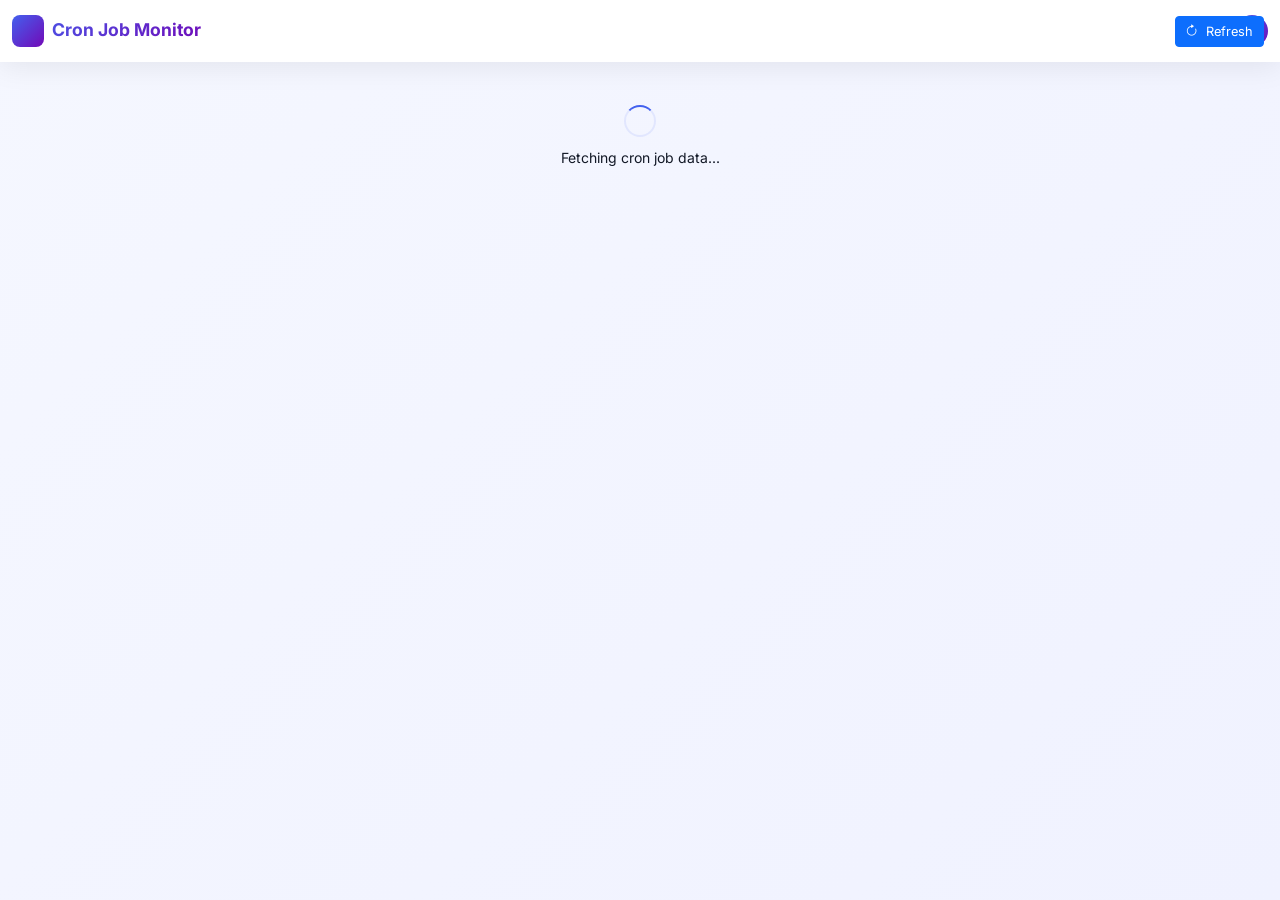
<file: index_last_updated.html>
<!doctype html>
<html lang="en">

<head>
  <meta charset="utf-8">
  <meta name="viewport" content="width=device-width, initial-scale=1">
  <title>Cron Job Monitoring Dashboard</title>
  <link href="https://cdn.jsdelivr.net/npm/bootstrap@5.3.2/dist/css/bootstrap.min.css" rel="stylesheet">
  <link href="https://cdn.jsdelivr.net/npm/bootstrap-icons@1.11.3/font/bootstrap-icons.css" rel="stylesheet">
  <link href="https://cdn.datatables.net/1.13.6/css/dataTables.bootstrap5.min.css" rel="stylesheet">
  <link href="https://fonts.googleapis.com/css2?family=Inter:wght@300;400;500;600;700&display=swap" rel="stylesheet">
  <style>
    :root {
      --primary: #4361ee;
      --primary-dark: #3a56d4;
      --secondary: #7209b7;
      --success: #4cc9f0;
      --danger: #f72585;
      --warning: #ff9e00;
      --dark: #121826;
      --light: #f8f9fa;
      --card-bg: #ffffff;
      --sidebar-bg: #1a1d29;
      --gradient: linear-gradient(135deg, #4361ee 0%, #7209b7 100%);
    }

    body {
      font-family: 'Inter', sans-serif;
      background: linear-gradient(135deg, #f5f7ff 0%, #f0f2ff 100%);
      color: var(--dark);
      min-height: 100vh;
      overflow-x: hidden;
      font-size: 14px;
    }

    .navbar-modern {
      background: var(--card-bg);
      backdrop-filter: blur(10px);
      border-bottom: 1px solid rgba(255, 255, 255, 0.1);
      box-shadow: 0 4px 30px rgba(0, 0, 0, 0.08);
      padding: 0.6rem 0;
    }

    .navbar-brand {
      display: flex;
      align-items: center;
      gap: 8px;
      font-weight: 700;
      font-size: 1.1rem;
      background: var(--gradient);
      -webkit-background-clip: text;
      background-clip: text;
      -webkit-text-fill-color: transparent;
    }

    .nav-icon {
      width: 32px;
      height: 32px;
      background: var(--gradient);
      border-radius: 8px;
      display: flex;
      align-items: center;
      justify-content: center;
      color: white;
      font-size: 0.9rem;
    }

    .stat-card {
      background: var(--card-bg);
      border-radius: 10px;
      padding: 0.8rem;
      border: none;
      box-shadow: 0 4px 12px rgba(0, 0, 0, 0.04);
      transition: transform 0.3s ease, box-shadow 0.3s ease;
      height: 100%;
    }

    .stat-card:hover {
      transform: translateY(-2px);
      box-shadow: 0 6px 16px rgba(0, 0, 0, 0.06);
    }

    .stat-icon {
      width: 36px;
      height: 36px;
      border-radius: 8px;
      display: flex;
      align-items: center;
      justify-content: center;
      font-size: 1rem;
      margin-bottom: 0.5rem;
    }

    .icon-primary {
      background: rgba(67, 97, 238, 0.12);
      color: var(--primary);
    }

    .icon-success {
      background: rgba(76, 201, 240, 0.12);
      color: var(--success);
    }

    .icon-danger {
      background: rgba(247, 37, 133, 0.12);
      color: var(--danger);
    }

    .icon-warning {
      background: rgba(255, 158, 0, 0.12);
      color: var(--warning);
    }

    .stat-number {
      font-size: 1.2rem;
      font-weight: 700;
      margin-bottom: 0.1rem;
      background: var(--gradient);
      -webkit-background-clip: text;
      background-clip: text;
      -webkit-text-fill-color: transparent;
    }

    .main-content {
      padding: 1.2rem;
      max-width: 1400px;
      margin: 0 auto;
    }

    .section-header {
      margin-bottom: 1.2rem;
    }

    .section-title {
      font-size: 1.1rem;
      font-weight: 700;
      color: var(--dark);
      margin-bottom: 0.3rem;
    }

    .status-badge {
      padding: 0.2rem 0.5rem;
      border-radius: 12px;
      font-size: 0.65rem;
      font-weight: 600;
      display: inline-flex;
      align-items: center;
      gap: 2px;
    }

    .status-success {
      background: rgba(76, 201, 240, 0.15);
      color: #08b24f;
    }

    .status-warning {
      background: rgba(255, 158, 0, 0.15);
      color: #d97706;
    }

    .status-critical {
      background: rgba(247, 37, 133, 0.15);
      color: #be185d;
    }

    .status-inactive {
      background: rgba(100, 116, 139, 0.15);
      color: #64748b;
    }

    .data-table {
      background: var(--card-bg);
      border-radius: 12px;
      box-shadow: 0 4px 12px rgba(0, 0, 0, 0.04);
      overflow: hidden;
      border: none;
    }

    .data-table thead th {
      background: rgba(67, 97, 238, 0.04);
      border: none;
      padding: 0.6rem 1rem;
      font-weight: 600;
      color: var(--dark);
      font-size: 0.7rem;
      text-transform: uppercase;
      letter-spacing: 0.3px;
    }

    .data-table tbody td {
      padding: 0.6rem 1rem;
      border-bottom: 1px solid rgba(0, 0, 0, 0.05);
      vertical-align: middle;
      font-size: 0.8rem;
    }

    .data-table tbody tr:hover {
      background: rgba(67, 97, 238, 0.03);
    }

    .filter-card {
      background: var(--card-bg);
      border-radius: 10px;
      padding: 1rem;
      margin-bottom: 1rem;
      box-shadow: 0 2px 8px rgba(0, 0, 0, 0.04);
    }

    .filter-row {
      display: flex;
      flex-wrap: wrap;
      gap: 0.8rem;
      align-items: flex-end;
    }

    .filter-group {
      flex: 1;
      min-width: 180px;
    }

    .filter-group label {
      font-size: 0.75rem;
      font-weight: 600;
      color: #64748b;
      margin-bottom: 0.25rem;
    }

    .filter-group select,
    .filter-group input {
      font-size: 0.8rem;
      height: 32px;
      border-radius: 6px;
      border: 1px solid rgba(67, 97, 238, 0.2);
    }

    .filter-group select:focus,
    .filter-group input:focus {
      border-color: var(--primary);
      box-shadow: 0 0 0 2px rgba(67, 97, 238, 0.1);
    }

    .loading-spinner {
      display: none;
      text-align: center;
      padding: 1.5rem;
    }

    .spinner {
      width: 32px;
      height: 32px;
      border: 2px solid rgba(67, 97, 238, 0.1);
      border-radius: 50%;
      border-top-color: var(--primary);
      animation: spin 1s ease-in-out infinite;
      margin: 0 auto 0.6rem;
    }

    @keyframes spin {
      to {
        transform: rotate(360deg);
      }
    }

    .detail-modal {
      border-radius: 12px;
      border: none;
    }

    .detail-modal .modal-header {
      border-bottom: 1px solid rgba(0, 0, 0, 0.05);
      background: linear-gradient(135deg, #4361ee15 0%, #7209b715 100%);
      border-radius: 12px 12px 0 0;
      padding: 0.8rem;
    }

    .detail-modal .modal-body {
      padding: 1rem;
    }

    .detail-section {
      margin-bottom: 0.8rem;
    }

    .detail-label {
      font-weight: 600;
      color: #64748b;
      margin-bottom: 0.2rem;
      font-size: 0.75rem;
    }

    .detail-value {
      font-size: 0.85rem;
      font-weight: 500;
      color: var(--dark);
    }

    .detail-card {
      background: #f8f9ff;
      border-radius: 8px;
      padding: 1rem;
      border: 1px solid rgba(67, 97, 238, 0.1);
    }

    .log-entry {
      padding: 0.5rem;
      border-radius: 5px;
      background: white;
      border: 1px solid rgba(0, 0, 0, 0.05);
      margin-bottom: 0.3rem;
      font-size: 0.75rem;
    }

    .log-entry.error {
      border-left: 2px solid var(--danger);
      background: rgba(247, 37, 133, 0.05);
    }

    .log-entry.warning {
      border-left: 2px solid var(--warning);
      background: rgba(255, 158, 0, 0.05);
    }

    .log-entry.success {
      border-left: 2px solid var(--success);
      background: rgba(76, 201, 240, 0.05);
    }

    .search-bar {
      position: relative;
      max-width: 300px;
    }

    .search-bar input {
      border-radius: 8px;
      padding-left: 2rem;
      border: 2px solid rgba(67, 97, 238, 0.1);
      background: rgba(255, 255, 255, 0.8);
      transition: all 0.3s ease;
      font-size: 0.8rem;
      height: 32px;
    }

    .search-bar input:focus {
      border-color: var(--primary);
      box-shadow: 0 0 0 2px rgba(67, 97, 238, 0.1);
    }

    .search-bar i {
      position: absolute;
      left: 0.6rem;
      top: 50%;
      transform: translateY(-50%);
      color: #64748b;
      font-size: 0.8rem;
    }

    .btn-sm {
      padding: 0.2rem 0.5rem;
      font-size: 0.75rem;
    }

    .btn {
      padding: 0.3rem 0.6rem;
      font-size: 0.8rem;
    }

    .text-muted {
      font-size: 0.75rem;
    }

    .small {
      font-size: 0.7rem;
    }

    .action-btns {
      display: flex;
      gap: 4px;
    }

    .cron-expression {
      font-family: monospace;
      background: #f8f9fa;
      padding: 0.2rem 0.4rem;
      border-radius: 4px;
      font-size: 0.75rem;
    }

    .dataTables_wrapper .dataTables_length select {
      font-size: 0.8rem;
      height: 32px;
    }

    .dataTables_wrapper .dataTables_filter input {
      font-size: 0.8rem;
      height: 32px;
    }

    .duration-badge {
      padding: 0.2rem 0.4rem;
      border-radius: 6px;
      font-size: 0.65rem;
      font-weight: 600;
      background: rgba(67, 97, 238, 0.1);
      color: var(--primary);
    }

    @media (max-width:768px) {
      .main-content {
        padding: 0.8rem;
      }

      .stat-card {
        margin-bottom: 0.6rem;
      }

      .filter-row {
        flex-direction: column;
      }

      .filter-group {
        width: 100%;
      }
    }
  </style>
</head>

<body>
  <nav class="navbar navbar-expand-lg navbar-modern">
    <div class="container-fluid">
      <a class="navbar-brand" href="#">
        <div class="nav-icon">
          <i class="bi bi-clock"></i>
        </div>
        Cron Job Monitor
      </a>
      <div class="d-flex align-items-center gap-2">
        <!-- <div class="search-bar">
          <i class="bi bi-search"></i>
          <input type="text" class="form-control" placeholder="Search jobs..." id="globalSearch">
        </div> -->
        <div class="dropdown">
          <div class="user-avatar" data-bs-toggle="dropdown"
            style="width:32px;height:32px;border-radius:50%;background:var(--gradient);display:flex;align-items:center;justify-content:center;color:white;font-weight:600;cursor:pointer;font-size:0.8rem;">
            <span>AD</span>
          </div>
          <ul class="dropdown-menu dropdown-menu-end">
            <li><a class="dropdown-item" href="#"><i class="bi bi-person me-2"></i>Profile</a></li>
            <li><a class="dropdown-item" href="#"><i class="bi bi-gear me-2"></i>Settings</a></li>
            <li>
              <hr class="dropdown-divider">
            </li>
            <li><a class="dropdown-item" href="#"><i class="bi bi-box-arrow-right me-2"></i>Logout</a></li>
          </ul>
        </div>
      </div>
    </div>
  </nav>

  <div class="main-content">

    <div class="section-header position-absolute top-0 end-0 p-3">
      <button class="btn btn-primary btn-sm" onclick="fetchCronJobs()">
        <i class="bi bi-arrow-clockwise me-1"></i> Refresh
      </button>
    </div>

    <div id="loadingSpinner" class="loading-spinner">
      <div class="spinner"></div>
      <p>Fetching cron job data...</p>
    </div>

    <div class="row g-2 mb-3" id="statsOverview">
      <div class="col-md-3">
        <div class="stat-card">
          <div class="stat-icon icon-primary">
            <i class="bi bi-clock"></i>
          </div>
          <h3 class="stat-number" id="totalJobs">0</h3>
          <p class="text-muted mb-0">Total Jobs</p>
          <small class="text-success" id="jobsChange">+0 today</small>
        </div>
      </div>
      <div class="col-md-3">
        <div class="stat-card">
          <div class="stat-icon icon-success">
            <i class="bi bi-check-circle"></i>
          </div>
          <h3 class="stat-number" id="activeJobs">0</h3>
          <p class="text-muted mb-0">Active Jobs</p>
          <small class="text-success" id="activeChange">All running</small>
        </div>
      </div>
      <div class="col-md-3">
        <div class="stat-card">
          <div class="stat-icon icon-warning">
            <i class="bi bi-exclamation-triangle"></i>
          </div>
          <h3 class="stat-number" id="failedJobs">0</h3>
          <p class="text-muted mb-0">Failed (24h)</p>
          <small class="text-danger" id="failuresChange">Requires attention</small>
        </div>
      </div>
      <div class="col-md-3">
        <div class="stat-card">
          <div class="stat-icon icon-danger">
            <i class="bi bi-clock-history"></i>
          </div>
          <h3 class="stat-number" id="pendingJobs">0</h3>
          <p class="text-muted mb-0">Pending Jobs</p>
          <small class="text-warning" id="pendingChange">Scheduled</small>
        </div>
      </div>
    </div>

    <div class="filter-card">
      <div class="filter-row">
        <div class="filter-group">
          <label>Application</label>
          <select class="form-control form-control-sm" id="filterApplication">
            <option value="">All Applications</option>
            <option value="Database">Database</option>
            <option value="Backup">Backup</option>
            <option value="ETL">ETL</option>
            <option value="Report">Report</option>
            <option value="Maintenance">Maintenance</option>
          </select>
        </div>
        <div class="filter-group">
          <label>Status</label>
          <select class="form-control form-control-sm" id="filterStatus">
            <option value="">All Status</option>
            <option value="success">Success</option>
            <option value="failed">Failed</option>
            <option value="running">Running</option>
            <option value="pending">Pending</option>
          </select>
        </div>
        <div class="filter-group">
          <label>From Date</label>
          <input type="date" class="form-control form-control-sm" id="filterFromDate">
        </div>
        <div class="filter-group">
          <label>To Date</label>
          <input type="date" class="form-control form-control-sm" id="filterToDate">
        </div>
        <div class="filter-group">
          <button class="btn btn-primary btn-sm w-100" onclick="applyFilters()">
            <i class="bi bi-funnel me-1"></i>Filter
          </button>
        </div>
        <div class="filter-group">
          <button class="btn btn-secondary btn-sm w-100" onclick="clearFilters()">
            <i class="bi bi-x-circle me-1"></i>Clear
          </button>
        </div>
      </div>
    </div>

    <div class="data-table">
      <div class="table-responsive">
        <table class="table table-hover mb-0" id="jobsTable">
          <thead>
            <tr>
              <th>Job Name</th>
              <th>Application</th>
              <th>Server</th>
              <th>Schedule</th>
              <th>Last Run</th>
              <th>Duration</th>
              <th>Next Run</th>
              <th>Status</th>
              <th>Actions</th>
            </tr>
          </thead>
          <tbody id="jobsTableBody">
          </tbody>
        </table>
      </div>
    </div>
  </div>

  <div class="modal fade" id="detailModal" tabindex="-1" aria-hidden="true">
    <div class="modal-dialog modal-lg modal-dialog-centered detail-modal">
      <div class="modal-content">
        <div class="modal-header">
          <h5 class="modal-title" id="detailModalTitle">Job Details</h5>
          <button type="button" class="btn-close" data-bs-dismiss="modal"></button>
        </div>
        <div class="modal-body" id="detailModalBody">
        </div>
        <div class="modal-footer">
          <button type="button" class="btn btn-secondary btn-sm" data-bs-dismiss="modal">Close</button>
          <!-- <button type="button" class="btn btn-info btn-sm" id="downloadLogsBtn" onclick="downloadJobLogs()">
            <i class="bi bi-download me-1"></i>Download Logs
          </button> -->
        </div>
      </div>
    </div>
  </div>

  <!-- Edit Job Modal -->
  <div class="modal fade" id="editJobModal" tabindex="-1" aria-hidden="true">
    <div class="modal-dialog modal-lg modal-dialog-centered detail-modal">
      <div class="modal-content">
        <div class="modal-header">
          <h5 class="modal-title">Edit Cron Job</h5>
          <button type="button" class="btn-close" data-bs-dismiss="modal"></button>
        </div>
        <div class="modal-body">
          <form id="editJobForm">
            <input type="hidden" id="editJobId" name="jobId">
            <div class="row">
              <div class="col-md-6">
                <div class="mb-3">
                  <label class="form-label">Job Name *</label>
                  <input type="text" class="form-control" id="editJobName" name="jobName" required>
                </div>
                <div class="mb-3">
                  <label class="form-label">Description</label>
                  <textarea class="form-control" id="editDescription" name="description" rows="2"></textarea>
                </div>
                <div class="mb-3">
                  <label class="form-label">Application *</label>
                  <select class="form-control" id="editApplication" name="application" required>
                    <option value="">Select Application</option>
                    <option value="Database">Database</option>
                    <option value="Backup">Backup</option>
                    <option value="ETL">ETL</option>
                    <option value="Report">Report</option>
                    <option value="Maintenance">Maintenance</option>
                  </select>
                </div>
              </div>
              <div class="col-md-6">
                <div class="mb-3">
                  <label class="form-label">Server Name *</label>
                  <input type="text" class="form-control" id="editServerName" name="serverName" required>
                </div>
                <div class="mb-3">
                  <label class="form-label">Table Name</label>
                  <input type="text" class="form-control" id="editTableName" name="tableName">
                </div>
                <div class="mb-3">
                  <label class="form-label">Cron Expression *</label>
                  <input type="text" class="form-control" id="editCronExpression" name="cronExpression"
                    placeholder="0 2 * * *" required>
                  <small class="text-muted">Format: minute hour day month weekday</small>
                </div>
              </div>
            </div>
            <div class="mb-3">
              <label class="form-label">Command/Procedure *</label>
              <textarea class="form-control" id="editCommand" name="command" rows="3" required></textarea>
            </div>
            <div class="mb-3">
              <label class="form-label">Status</label>
              <select class="form-control" id="editStatus" name="status">
                <option value="active">Active</option>
                <option value="inactive">Inactive</option>
                <option value="pending">Pending</option>
              </select>
            </div>
          </form>
        </div>
        <div class="modal-footer">
          <button type="button" class="btn btn-secondary btn-sm" data-bs-dismiss="modal">Cancel</button>
          <button type="button" class="btn btn-danger btn-sm" onclick="deleteJob()">
            <i class="bi bi-trash me-1"></i>Delete
          </button>
          <button type="button" class="btn btn-primary btn-sm" onclick="saveJobChanges()">Save Changes</button>
        </div>
      </div>
    </div>
  </div>

  <div class="modal fade" id="addJobModal" tabindex="-1" aria-hidden="true">
    <div class="modal-dialog modal-lg modal-dialog-centered detail-modal">
      <div class="modal-content">
        <div class="modal-header">
          <h5 class="modal-title">Add New Cron Job</h5>
          <button type="button" class="btn-close" data-bs-dismiss="modal"></button>
        </div>
        <div class="modal-body">
          <form id="addJobForm">
            <div class="row">
              <div class="col-md-6">
                <div class="mb-3">
                  <label class="form-label">Job Name *</label>
                  <input type="text" class="form-control" name="jobName" required>
                </div>
                <div class="mb-3">
                  <label class="form-label">Description</label>
                  <textarea class="form-control" name="description" rows="2"></textarea>
                </div>
                <div class="mb-3">
                  <label class="form-label">Application *</label>
                  <select class="form-control" name="application" required>
                    <option value="">Select Application</option>
                    <option value="Database">Database</option>
                    <option value="Backup">Backup</option>
                    <option value="ETL">ETL</option>
                    <option value="Report">Report</option>
                    <option value="Maintenance">Maintenance</option>
                  </select>
                </div>
              </div>
              <div class="col-md-6">
                <div class="mb-3">
                  <label class="form-label">Server Name *</label>
                  <input type="text" class="form-control" name="serverName" required>
                </div>
                <div class="mb-3">
                  <label class="form-label">Table Name</label>
                  <input type="text" class="form-control" name="tableName">
                </div>
                <div class="mb-3">
                  <label class="form-label">Cron Expression *</label>
                  <input type="text" class="form-control" name="cronExpression" placeholder="0 2 * * *" required>
                  <small class="text-muted">Format: minute hour day month weekday</small>
                </div>
              </div>
            </div>
            <div class="mb-3">
              <label class="form-label">Command/Procedure *</label>
              <textarea class="form-control" name="command" rows="3" required></textarea>
            </div>
            <div class="mb-3">
              <label class="form-label">Status</label>
              <select class="form-control" name="status">
                <option value="active">Active</option>
                <option value="inactive">Inactive</option>
                <option value="pending">Pending</option>
              </select>
            </div>
          </form>
        </div>
        <div class="modal-footer">
          <button type="button" class="btn btn-secondary btn-sm" data-bs-dismiss="modal">Cancel</button>
          <button type="button" class="btn btn-primary btn-sm" onclick="addNewJob()">Add Job</button>
        </div>
      </div>
    </div>
  </div>

  <script src="https://ajax.googleapis.com/ajax/libs/jquery/3.7.1/jquery.min.js"></script>
  <script src="https://cdn.jsdelivr.net/npm/bootstrap@5.3.2/dist/js/bootstrap.bundle.min.js"></script>
  <script src="https://cdn.datatables.net/1.13.6/js/jquery.dataTables.min.js"></script>
  <script src="https://cdn.datatables.net/1.13.6/js/dataTables.bootstrap5.min.js"></script>
  <script>
    // Mock database structure
    const mockDB = {
      cron_jobs_metadata: [
        {
          id: 1,
          job_name: 'Daily Backup',
          description: 'Database backup to S3',
          application: 'Backup',
          server_name: 'db-server-01',
          table_name: 'backup_logs',
          cron_expression: '0 2 * * *',
          command: '/usr/bin/pg_dump | gzip > /backup/db-$(date +%Y%m%d).sql.gz',
          created_at: '2024-01-01T00:00:00Z',
          avg_duration: '2m 15s'
        },
        {
          id: 2,
          job_name: 'ETL Process',
          description: 'Extract Transform Load for sales data',
          application: 'ETL',
          server_name: 'etl-server-01',
          table_name: 'sales_fact',
          cron_expression: '*/15 * * * *',
          command: 'python /scripts/etl_sales.py',
          created_at: '2024-01-02T00:00:00Z',
          avg_duration: '45s'
        },
        {
          id: 3,
          job_name: 'Report Generation',
          description: 'Generate daily sales report',
          application: 'Report',
          server_name: 'report-server-01',
          table_name: 'daily_reports',
          cron_expression: '30 6 * * *',
          command: '/scripts/generate_report.sh',
          created_at: '2024-01-03T00:00:00Z',
          avg_duration: '1m 30s'
        },
        {
          id: 4,
          job_name: 'Cache Cleanup',
          description: 'Clean expired cache entries',
          application: 'Maintenance',
          server_name: 'web-server-01',
          table_name: 'cache_logs',
          cron_expression: '0 */4 * * *',
          command: 'php /var/www/bin/console cache:clear',
          created_at: '2024-01-04T00:00:00Z',
          avg_duration: '15s'
        },
        {
          id: 5,
          job_name: 'Data Sync',
          description: 'Sync data between production and staging',
          application: 'Database',
          server_name: 'sync-server-01',
          table_name: 'sync_logs',
          cron_expression: '0 3 * * *',
          command: '/scripts/sync_data.sh',
          created_at: '2024-01-05T00:00:00Z',
          avg_duration: '3m 45s'
        },
        {
          id: 6,
          job_name: 'Log Rotation',
          description: 'Rotate and compress application logs',
          application: 'Maintenance',
          server_name: 'log-server-01',
          table_name: 'log_rotation',
          cron_expression: '0 0 * * *',
          command: '/scripts/rotate_logs.sh',
          created_at: '2024-01-06T00:00:00Z',
          avg_duration: '5m 20s'
        },
        {
          id: 7,
          job_name: 'Email Notifications',
          description: 'Send daily email reports',
          application: 'Report',
          server_name: 'mail-server-01',
          table_name: 'email_logs',
          cron_expression: '0 8 * * *',
          command: 'python /scripts/send_emails.py',
          created_at: '2024-01-07T00:00:00Z',
          avg_duration: '2m 10s'
        }
      ],
      cron_jobs_status: [
        {
          id: 1,
          job_id: 1,
          last_run: '2024-01-15T02:00:00Z',
          next_run: '2024-01-16T02:00:00Z',
          status: 'success',
          duration: '2m 15s',
          exit_code: 0,
          output: 'Backup completed successfully',
          updated_at: '2024-01-15T02:02:15Z'
        },
        {
          id: 2,
          job_id: 2,
          last_run: '2024-01-15T11:15:00Z',
          next_run: '2024-01-15T11:30:00Z',
          status: 'failed',
          duration: '45s',
          exit_code: 1,
          output: 'Error: Database connection failed',
          updated_at: '2024-01-15T11:15:45Z'
        },
        {
          id: 3,
          job_id: 3,
          last_run: '2024-01-15T06:30:00Z',
          next_run: '2024-01-16T06:30:00Z',
          status: 'success',
          duration: '1m 30s',
          exit_code: 0,
          output: 'Report generated successfully',
          updated_at: '2024-01-15T06:31:30Z'
        },
        {
          id: 4,
          job_id: 4,
          last_run: '2024-01-15T08:00:00Z',
          next_run: '2024-01-15T12:00:00Z',
          status: 'running',
          duration: '15s',
          exit_code: null,
          output: 'Running...',
          updated_at: '2024-01-15T08:00:15Z'
        },
        {
          id: 5,
          job_id: 5,
          last_run: '2024-01-15T03:00:00Z',
          next_run: '2024-01-16T03:00:00Z',
          status: 'success',
          duration: '3m 45s',
          exit_code: 0,
          output: 'Data sync completed',
          updated_at: '2024-01-15T03:03:45Z'
        },
        {
          id: 6,
          job_id: 6,
          last_run: '2024-01-15T00:00:00Z',
          next_run: '2024-01-16T00:00:00Z',
          status: 'success',
          duration: '5m 20s',
          exit_code: 0,
          output: 'Log rotation completed',
          updated_at: '2024-01-15T00:05:20Z'
        },
        {
          id: 7,
          job_id: 7,
          last_run: '2024-01-15T08:00:00Z',
          next_run: '2024-01-16T08:00:00Z',
          status: 'pending',
          duration: null,
          exit_code: null,
          output: 'Waiting for next run',
          updated_at: '2024-01-15T08:00:00Z'
        }
      ],
      job_logs: [
        { id: 1, job_id: 1, timestamp: '2024-01-15T02:00:00Z', message: 'Backup started', type: 'info' },
        { id: 2, job_id: 1, timestamp: '2024-01-15T02:01:30Z', message: 'Database connection established', type: 'info' },
        { id: 3, job_id: 1, timestamp: '2024-01-15T02:02:15Z', message: 'Backup completed successfully', type: 'success' },
        { id: 4, job_id: 2, timestamp: '2024-01-15T11:15:00Z', message: 'ETL process started', type: 'info' },
        { id: 5, job_id: 2, timestamp: '2024-01-15T11:15:30Z', message: 'Error connecting to database', type: 'error' },
        { id: 6, job_id: 2, timestamp: '2024-01-15T11:15:45Z', message: 'ETL process failed', type: 'error' },
        { id: 7, job_id: 1, timestamp: '2024-01-14T02:00:00Z', message: 'Previous backup started', type: 'info' },
        { id: 8, job_id: 1, timestamp: '2024-01-14T02:02:10Z', message: 'Previous backup completed', type: 'success' },
        { id: 9, job_id: 3, timestamp: '2024-01-15T06:30:00Z', message: 'Report generation started', type: 'info' },
        { id: 10, job_id: 3, timestamp: '2024-01-15T06:31:30Z', message: 'Report generated successfully', type: 'success' },
        { id: 11, job_id: 4, timestamp: '2024-01-15T08:00:00Z', message: 'Cache cleanup started', type: 'info' },
        { id: 12, job_id: 4, timestamp: '2024-01-15T08:00:15Z', message: 'Cache cleanup in progress', type: 'info' },
        { id: 13, job_id: 5, timestamp: '2024-01-15T03:00:00Z', message: 'Data sync started', type: 'info' },
        { id: 14, job_id: 5, timestamp: '2024-01-15T03:03:45Z', message: 'Data sync completed', type: 'success' }
      ]
    };

    let dataTable = null;
    let currentFilter = {
      application: '',
      status: '',
      fromDate: '',
      toDate: ''
    };
    let currentJobId = null;

    function formatDate(dateString) {
      if (!dateString) return 'Never';
      const date = new Date(dateString);
      const now = new Date();
      const diff = now - date;
      const minutes = Math.floor(diff / 60000);
      const hours = Math.floor(diff / 3600000);
      const days = Math.floor(diff / 86400000);

      if (minutes < 1) return 'Just now';
      if (minutes < 60) return `${minutes}m ago`;
      if (hours < 24) return `${hours}h ago`;
      if (days < 7) return `${days}d ago`;
      return date.toLocaleDateString();
    }

    function formatDateTime(dateString) {
      if (!dateString) return 'N/A';
      return new Date(dateString).toLocaleString();
    }

    function getStatusClass(status) {
      switch (status) {
        case 'success': return 'status-success';
        case 'running': return 'status-warning';
        case 'failed': return 'status-critical';
        case 'pending': return 'status-inactive';
        default: return 'status-inactive';
      }
    }

    function getStatusIcon(status) {
      switch (status) {
        case 'success': return 'bi-check-circle';
        case 'running': return 'bi-arrow-clockwise';
        case 'failed': return 'bi-x-circle';
        case 'pending': return 'bi-clock';
        default: return 'bi-question-circle';
      }
    }

    function calculateNextRun(cronExpression) {
      // Simple mock calculation for next run
      const now = new Date();
      const next = new Date(now);
      next.setHours(next.getHours() + 1);
      return next.toISOString();
    }

    function fetchCronJobs() {
      showLoading(true);

      setTimeout(() => {
        // Join metadata with status
        const jobs = mockDB.cron_jobs_metadata.map(metadata => {
          const status = mockDB.cron_jobs_status.find(s => s.job_id === metadata.id);
          const logs = mockDB.job_logs.filter(log => log.job_id === metadata.id);

          return {
            ...metadata,
            status: status ? status.status : 'pending',
            last_run: status ? status.last_run : null,
            next_run: status ? status.next_run : calculateNextRun(metadata.cron_expression),
            duration: status ? status.duration : null,
            exit_code: status ? status.exit_code : null,
            output: status ? status.output : '',
            updated_at: status ? status.updated_at : metadata.created_at,
            logs: logs
          };
        });

        updateDashboard(jobs);
        showNotification('Data refreshed successfully', 'success');
        showLoading(false);
      }, 1000);
    }

    function updateDashboard(jobs) {
      // Update stats
      const totalJobs = jobs.length;
      const activeJobs = jobs.filter(j => j.status === 'success' || j.status === 'running').length;
      const failedJobs = jobs.filter(j => j.status === 'failed').length;
      const pendingJobs = jobs.filter(j => j.status === 'pending').length;

      document.getElementById('totalJobs').textContent = totalJobs;
      document.getElementById('activeJobs').textContent = activeJobs;
      document.getElementById('failedJobs').textContent = failedJobs;
      document.getElementById('pendingJobs').textContent = pendingJobs;

      // Update table
      updateJobsTable(jobs);
    }

    function updateJobsTable(jobs) {
      const tableBody = document.getElementById('jobsTableBody');

      if (jobs.length === 0) {
        tableBody.innerHTML = `
          <tr>
            <td colspan="9" class="text-center py-3 text-muted">
              <i class="bi bi-inbox"></i>
              <p class="mt-1">No jobs found</p>
            </td>
          </tr>
        `;
        return;
      }

      tableBody.innerHTML = jobs.map(job => `
        <tr>
          <td>
            <div class="d-flex align-items-center">
              <i class="bi bi-clock me-2 text-primary"></i>
              <div>
                <strong>${job.job_name}</strong>
                <div class="small text-muted">${job.description}</div>
              </div>
            </div>
          </td>
          <td>
            <span class="badge bg-light text-dark">${job.application}</span>
          </td>
          <td>
            <code class="small">${job.server_name}</code>
          </td>
          <td>
            <span class="cron-expression">${job.cron_expression}</span>
          </td>
          <td>${formatDate(job.last_run)}</td>
          <td>
            ${job.duration ? `
              <span class="duration-badge">
                <i class="bi bi-stopwatch me-1"></i>${job.duration}
              </span>
            ` : '<span class="text-muted">N/A</span>'}
          </td>
          <td>${formatDate(job.next_run)}</td>
          <td>
            <span class="status-badge ${getStatusClass(job.status)}">
              <i class="bi ${getStatusIcon(job.status)} me-1"></i>
              ${job.status.toUpperCase()}
            </span>
          </td>
          <td>
            <div class="action-btns">
              <button class="btn btn-sm btn-primary" onclick="showJobDetails(${job.id})" title="View Details">
                <i class="bi bi-eye"></i>
              </button>
              <button class="btn btn-sm btn-success" onclick="runJobNow(${job.id})" title="Run Now">
                <i class="bi bi-play"></i>
              </button>
              <button class="btn btn-sm btn-info" onclick="downloadJobLogs(${job.id})" title="Download Logs">
                <i class="bi bi-download"></i>
              </button>
            </div>
          </td>
        </tr>
      `).join('');

      // Initialize DataTable if not already initialized
      if (!dataTable) {
        dataTable = $('#jobsTable').DataTable({
          pageLength: 10,
          lengthMenu: [10, 25, 50, 100],
          language: {
            search: "Search jobs:"
          },
          columnDefs: [
            { orderable: true, targets: [0, 1, 4, 5, 6, 7] },
            { orderable: false, targets: [2, 3, 8] }
          ]
        });
      } else {
        dataTable.destroy();
        dataTable = $('#jobsTable').DataTable({
          pageLength: 10,
          lengthMenu: [10, 25, 50, 100],
          language: {
            search: "Search jobs:"
          }
        });
      }
    }

    function showJobDetails(jobId) {
      currentJobId = jobId;
      const metadata = mockDB.cron_jobs_metadata.find(j => j.id === jobId);
      const status = mockDB.cron_jobs_status.find(s => s.job_id === jobId);
      const logs = mockDB.job_logs.filter(log => log.job_id === jobId);

      if (!metadata) {
        showNotification('Job not found', 'danger');
        return;
      }

      document.getElementById('detailModalTitle').textContent = `Job Details: ${metadata.job_name}`;
      document.getElementById('detailModalBody').innerHTML = `
        <div class="detail-card">
          <div class="row">
            <div class="col-md-6">
              <div class="detail-section">
                <div class="detail-label">Job Name</div>
                <div class="detail-value">${metadata.job_name}</div>
              </div>
              <div class="detail-section">
                <div class="detail-label">Description</div>
                <div class="detail-value">${metadata.description || 'No description'}</div>
              </div>
              <div class="detail-section">
                <div class="detail-label">Application</div>
                <div class="detail-value">${metadata.application}</div>
              </div>
              <div class="detail-section">
                <div class="detail-label">Server Name</div>
                <div class="detail-value"><code>${metadata.server_name}</code></div>
              </div>
            </div>
            <div class="col-md-6">
              <div class="detail-section">
                <div class="detail-label">Status</div>
                <span class="status-badge ${getStatusClass(status?.status || 'pending')}">
                  <i class="bi ${getStatusIcon(status?.status || 'pending')} me-1"></i>
                  ${(status?.status || 'pending').toUpperCase()}
                </span>
              </div>
              <div class="detail-section">
                <div class="detail-label">Last Duration</div>
                <div class="detail-value">
                  ${status?.duration ? `
                    <span class="duration-badge">
                      <i class="bi bi-stopwatch me-1"></i>${status.duration}
                    </span>
                  ` : '<span class="text-muted">N/A</span>'}
                </div>
              </div>
              <div class="detail-section">
                <div class="detail-label">Average Duration</div>
                <div class="detail-value">
                  ${metadata.avg_duration ? `
                    <span class="duration-badge">
                      <i class="bi bi-clock-history me-1"></i>${metadata.avg_duration}
                    </span>
                  ` : '<span class="text-muted">N/A</span>'}
                </div>
              </div>
              <div class="detail-section">
                <div class="detail-label">Last Run</div>
                <div class="detail-value">${formatDateTime(status?.last_run)}</div>
              </div>
            </div>
          </div>
          
          <div class="row">
            <div class="col-md-6">
              <div class="detail-section">
                <div class="detail-label">Table Name</div>
                <div class="detail-value">${metadata.table_name || 'N/A'}</div>
              </div>
            </div>
            <div class="col-md-6">
              <div class="detail-section">
                <div class="detail-label">Next Run</div>
                <div class="detail-value">${formatDateTime(status?.next_run)}</div>
              </div>
            </div>
          </div>
          
          <div class="detail-section">
            <div class="detail-label">Cron Expression</div>
            <div class="detail-value">
              <code class="cron-expression">${metadata.cron_expression}</code>
              <small class="text-muted ms-2">${getCronDescription(metadata.cron_expression)}</small>
            </div>
          </div>
          
          <div class="detail-section">
            <div class="detail-label">Command/Procedure</div>
            <div class="detail-value">
              <pre class="bg-dark text-light p-2 rounded small" style="font-size: 0.7rem;">${metadata.command}</pre>
            </div>
          </div>
          
          ${status ? `
            <div class="detail-section">
              <div class="detail-label">Last Execution Details</div>
              <div class="row">
                <div class="col-md-6">
                  <div class="detail-value"><strong>Duration:</strong> ${status.duration || 'N/A'}</div>
                </div>
                <div class="col-md-6">
                  <div class="detail-value"><strong>Exit Code:</strong> ${status.exit_code !== null ? status.exit_code : 'N/A'}</div>
                </div>
              </div>
              <div class="mt-2">
                <div class="detail-value"><strong>Output:</strong></div>
                <div class="bg-light p-2 rounded small mt-1">${status.output || 'No output'}</div>
              </div>
            </div>
          ` : ''}
          
          <div class="detail-section">
            <div class="detail-label">Recent Logs (${logs.length} entries)</div>
            <div>
              ${logs.length > 0 ? logs.slice(-5).map(log => `
                <div class="log-entry ${log.type}">
                  <div class="d-flex justify-content-between">
                    <small>${formatDateTime(log.timestamp)}</small>
                    <small class="text-${log.type === 'error' ? 'danger' : log.type === 'warning' ? 'warning' : 'success'}">
                      ${log.type.toUpperCase()}
                    </small>
                  </div>
                  <div>${log.message}</div>
                </div>
              `).join('') : '<div class="text-muted">No logs available</div>'}
              ${logs.length > 5 ? `<div class="text-center mt-2"><small>... and ${logs.length - 5} more entries</small></div>` : ''}
            </div>
          </div>
          
          <div class="mt-3">
            <button class="btn btn-success btn-sm" onclick="runJobNow(${metadata.id})">
              <i class="bi bi-play me-1"></i>Run Now
            </button>
            <button class="btn btn-info btn-sm ms-2" onclick="downloadJobLogs(${metadata.id})">
              <i class="bi bi-download me-1"></i>Download Logs
            </button>
          </div>
        </div>
      `;

      new bootstrap.Modal(document.getElementById('detailModal')).show();
    }

    function runJobNow(jobId) {
      const job = mockDB.cron_jobs_metadata.find(j => j.id === jobId);
      if (!job) {
        showNotification('Job not found', 'danger');
        return;
      }

      showNotification(`Running job: ${job.job_name}...`, 'info');

      // Simulate job execution
      setTimeout(() => {
        // Update status
        const statusIndex = mockDB.cron_jobs_status.findIndex(s => s.job_id === jobId);
        if (statusIndex !== -1) {
          mockDB.cron_jobs_status[statusIndex] = {
            ...mockDB.cron_jobs_status[statusIndex],
            last_run: new Date().toISOString(),
            status: 'success',
            duration: job.avg_duration || '45s',
            exit_code: 0,
            output: 'Job executed successfully',
            updated_at: new Date().toISOString()
          };
        }

        // Add log entry
        mockDB.job_logs.push({
          id: mockDB.job_logs.length + 1,
          job_id: jobId,
          timestamp: new Date().toISOString(),
          message: 'Job executed manually',
          type: 'success'
        });

        showNotification(`Job ${job.job_name} executed successfully`, 'success');
        fetchCronJobs();
      }, 1500);
    }

    function editJob(jobId) {
      currentJobId = jobId;
      const metadata = mockDB.cron_jobs_metadata.find(j => j.id === jobId);
      const status = mockDB.cron_jobs_status.find(s => s.job_id === jobId);

      if (!metadata) {
        showNotification('Job not found', 'danger');
        return;
      }

      // Fill the edit form with current data
      document.getElementById('editJobId').value = jobId;
      document.getElementById('editJobName').value = metadata.job_name;
      document.getElementById('editDescription').value = metadata.description || '';
      document.getElementById('editApplication').value = metadata.application;
      document.getElementById('editServerName').value = metadata.server_name;
      document.getElementById('editTableName').value = metadata.table_name || '';
      document.getElementById('editCronExpression').value = metadata.cron_expression;
      document.getElementById('editCommand').value = metadata.command;
      document.getElementById('editStatus').value = status ? status.status : 'active';

      const modal = new bootstrap.Modal(document.getElementById('editJobModal'));
      modal.show();
    }

    function saveJobChanges() {
      const form = document.getElementById('editJobForm');
      if (!form.checkValidity()) {
        form.reportValidity();
        return;
      }

      const jobId = parseInt(document.getElementById('editJobId').value);
      const metadataIndex = mockDB.cron_jobs_metadata.findIndex(j => j.id === jobId);
      const statusIndex = mockDB.cron_jobs_status.findIndex(s => s.job_id === jobId);

      if (metadataIndex === -1) {
        showNotification('Job not found', 'danger');
        return;
      }

      // Update metadata
      mockDB.cron_jobs_metadata[metadataIndex] = {
        ...mockDB.cron_jobs_metadata[metadataIndex],
        job_name: document.getElementById('editJobName').value,
        description: document.getElementById('editDescription').value,
        application: document.getElementById('editApplication').value,
        server_name: document.getElementById('editServerName').value,
        table_name: document.getElementById('editTableName').value,
        cron_expression: document.getElementById('editCronExpression').value,
        command: document.getElementById('editCommand').value,
        updated_at: new Date().toISOString()
      };

      // Update status
      if (statusIndex !== -1) {
        mockDB.cron_jobs_status[statusIndex] = {
          ...mockDB.cron_jobs_status[statusIndex],
          status: document.getElementById('editStatus').value,
          updated_at: new Date().toISOString()
        };
      }

      // Add log entry
      mockDB.job_logs.push({
        id: mockDB.job_logs.length + 1,
        job_id: jobId,
        timestamp: new Date().toISOString(),
        message: 'Job configuration updated',
        type: 'info'
      });

      // Close modal
      bootstrap.Modal.getInstance(document.getElementById('editJobModal')).hide();

      // Refresh data
      showNotification('Job updated successfully', 'success');
      fetchCronJobs();
    }

    function deleteJob() {
      if (!confirm('Are you sure you want to delete this job? This action cannot be undone.')) {
        return;
      }

      const jobId = parseInt(document.getElementById('editJobId').value);

      // Remove from metadata
      const metadataIndex = mockDB.cron_jobs_metadata.findIndex(j => j.id === jobId);
      if (metadataIndex !== -1) {
        mockDB.cron_jobs_metadata.splice(metadataIndex, 1);
      }

      // Remove from status
      const statusIndex = mockDB.cron_jobs_status.findIndex(s => s.job_id === jobId);
      if (statusIndex !== -1) {
        mockDB.cron_jobs_status.splice(statusIndex, 1);
      }

      // Remove logs
      mockDB.job_logs = mockDB.job_logs.filter(log => log.job_id !== jobId);

      // Close modal
      bootstrap.Modal.getInstance(document.getElementById('editJobModal')).hide();

      // Refresh data
      showNotification('Job deleted successfully', 'success');
      fetchCronJobs();
    }

    function downloadJobLogs(jobId) {
      if (!jobId && currentJobId) {
        jobId = currentJobId;
      }

      if (!jobId) {
        showNotification('No job selected', 'warning');
        return;
      }

      const metadata = mockDB.cron_jobs_metadata.find(j => j.id === jobId);
      if (!metadata) {
        showNotification('Job not found', 'danger');
        return;
      }

      const logs = mockDB.job_logs.filter(log => log.job_id === jobId);
      const status = mockDB.cron_jobs_status.find(s => s.job_id === jobId);

      // Create log content
      let logContent = `Cron Job Logs: ${metadata.job_name}\n`;
      logContent += `========================================\n`;
      logContent += `Job ID: ${metadata.id}\n`;
      logContent += `Application: ${metadata.application}\n`;
      logContent += `Server: ${metadata.server_name}\n`;
      logContent += `Status: ${status ? status.status : 'pending'}\n`;
      logContent += `Last Run: ${status && status.last_run ? formatDateTime(status.last_run) : 'Never'}\n`;
      logContent += `========================================\n\n`;
      logContent += `EXECUTION LOGS:\n`;
      logContent += `========================================\n\n`;

      if (logs.length === 0) {
        logContent += 'No log entries found.\n';
      } else {
        // Sort logs by timestamp (newest first)
        const sortedLogs = [...logs].sort((a, b) => new Date(b.timestamp) - new Date(a.timestamp));

        sortedLogs.forEach(log => {
          const timestamp = formatDateTime(log.timestamp);
          const type = log.type.toUpperCase();
          logContent += `[${timestamp}] [${type}] ${log.message}\n`;
        });
      }

      logContent += `\n========================================\n`;
      logContent += `Total Log Entries: ${logs.length}\n`;
      logContent += `Generated: ${new Date().toLocaleString()}\n`;

      // Create blob and download
      const blob = new Blob([logContent], { type: 'text/plain' });
      const url = URL.createObjectURL(blob);
      const a = document.createElement('a');
      a.href = url;
      a.download = `cron-job-${metadata.job_name.replace(/\s+/g, '-').toLowerCase()}-logs-${new Date().toISOString().split('T')[0]}.txt`;
      document.body.appendChild(a);
      a.click();
      document.body.removeChild(a);
      URL.revokeObjectURL(url);
      showNotification(`Logs downloaded for ${metadata.job_name}`, 'success');
    }

    function showAddJobModal() {
      const modal = new bootstrap.Modal(document.getElementById('addJobModal'));
      modal.show();
    }

    function addNewJob() {
      const form = document.getElementById('addJobForm');
      if (!form.checkValidity()) {
        form.reportValidity();
        return;
      }

      const formData = new FormData(form);
      const newJob = {
        id: mockDB.cron_jobs_metadata.length + 1,
        job_name: formData.get('jobName'),
        description: formData.get('description'),
        application: formData.get('application'),
        server_name: formData.get('serverName'),
        table_name: formData.get('tableName'),
        cron_expression: formData.get('cronExpression'),
        command: formData.get('command'),
        created_at: new Date().toISOString(),
        avg_duration: '0s'
      };

      // Add to metadata table
      mockDB.cron_jobs_metadata.push(newJob);

      // Add to status table
      mockDB.cron_jobs_status.push({
        id: mockDB.cron_jobs_status.length + 1,
        job_id: newJob.id,
        last_run: null,
        next_run: calculateNextRun(newJob.cron_expression),
        status: formData.get('status'),
        duration: null,
        exit_code: null,
        output: 'Job created, waiting for first run',
        updated_at: new Date().toISOString()
      });

      // Close modal
      bootstrap.Modal.getInstance(document.getElementById('addJobModal')).hide();
      form.reset();

      // Refresh data
      showNotification('New job added successfully', 'success');
      fetchCronJobs();
    }

    function applyFilters() {
      currentFilter = {
        application: document.getElementById('filterApplication').value,
        status: document.getElementById('filterStatus').value,
        fromDate: document.getElementById('filterFromDate').value,
        toDate: document.getElementById('filterToDate').value
      };

      // In a real application, you would make an API call with these filters
      // For now, we'll filter the mock data
      let filteredJobs = mockDB.cron_jobs_metadata.map(metadata => {
        const status = mockDB.cron_jobs_status.find(s => s.job_id === metadata.id);
        const logs = mockDB.job_logs.filter(log => log.job_id === metadata.id);

        return {
          ...metadata,
          status: status ? status.status : 'pending',
          last_run: status ? status.last_run : null,
          next_run: status ? status.next_run : calculateNextRun(metadata.cron_expression),
          duration: status ? status.duration : null,
          exit_code: status ? status.exit_code : null,
          output: status ? status.output : '',
          updated_at: status ? status.updated_at : metadata.created_at,
          logs: logs
        };
      });

      // Apply filters
      if (currentFilter.application) {
        filteredJobs = filteredJobs.filter(job =>
          job.application.toLowerCase() === currentFilter.application.toLowerCase()
        );
      }

      if (currentFilter.status) {
        filteredJobs = filteredJobs.filter(job =>
          job.status.toLowerCase() === currentFilter.status.toLowerCase()
        );
      }

      if (currentFilter.fromDate) {
        const fromDate = new Date(currentFilter.fromDate);
        filteredJobs = filteredJobs.filter(job => {
          if (!job.last_run) return true;
          const lastRun = new Date(job.last_run);
          return lastRun >= fromDate;
        });
      }

      if (currentFilter.toDate) {
        const toDate = new Date(currentFilter.toDate);
        toDate.setHours(23, 59, 59, 999); // End of day
        filteredJobs = filteredJobs.filter(job => {
          if (!job.last_run) return true;
          const lastRun = new Date(job.last_run);
          return lastRun <= toDate;
        });
      }

      updateDashboard(filteredJobs);
      showNotification('Filters applied', 'info');
    }

    function clearFilters() {
      document.getElementById('filterApplication').value = '';
      document.getElementById('filterStatus').value = '';
      document.getElementById('filterFromDate').value = '';
      document.getElementById('filterToDate').value = '';

      currentFilter = {
        application: '',
        status: '',
        fromDate: '',
        toDate: ''
      };

      fetchCronJobs();
      showNotification('Filters cleared', 'info');
    }

    function getCronDescription(cronExpression) {
      const parts = cronExpression.split(' ');
      if (parts.length !== 5) return 'Invalid cron expression';

      const [minute, hour, day, month, weekday] = parts;
      let description = 'Runs ';

      if (minute === '*' && hour === '*') {
        description += 'every minute';
      } else if (minute === '*/15' && hour === '*') {
        description += 'every 15 minutes';
      } else if (minute === '0' && hour === '2') {
        description += 'daily at 2:00 AM';
      } else if (minute === '0' && hour === '*/4') {
        description += 'every 4 hours';
      } else if (minute === '30' && hour === '6') {
        description += 'daily at 6:30 AM';
      } else if (minute === '0' && hour === '0') {
        description += 'daily at midnight';
      } else if (minute === '0' && hour === '8') {
        description += 'daily at 8:00 AM';
      } else {
        description += `at ${hour}:${minute}`;
      }

      return description;
    }

    function showLoading(show) {
      document.getElementById('loadingSpinner').style.display = show ? 'block' : 'none';
      document.getElementById('statsOverview').style.display = show ? 'none' : 'flex';
      document.querySelector('.filter-card').style.display = show ? 'none' : 'block';
      document.querySelector('.data-table').style.display = show ? 'none' : 'block';
    }

    function showNotification(message, type) {
      const alert = document.createElement('div');
      alert.className = `alert alert-${type} alert-dismissible fade show position-fixed`;
      alert.style.cssText = 'top:12px;right:12px;z-index:9999;min-width:220px;box-shadow:0 2px 10px rgba(0,0,0,0.1);font-size:0.8rem;';
      alert.innerHTML = `
        ${message}
        <button type="button" class="btn-close" data-bs-dismiss="alert"></button>
      `;
      document.body.appendChild(alert);
      setTimeout(() => {
        alert.remove();
      }, 3000);
    }

    // Global search
    // document.getElementById('globalSearch').addEventListener('input', function (e) {
    //   const searchTerm = e.target.value.toLowerCase();
    //   if (dataTable) {
    //     dataTable.search(searchTerm).draw();
    //   }
    // });

    // Auto-refresh every 30 seconds
    setInterval(fetchCronJobs, 30000);

    // Initialize on page load
    document.addEventListener('DOMContentLoaded', () => {
      fetchCronJobs();
      // const searchInput = document.getElementById('globalSearch');
      // if (searchInput) {
      //   searchInput.focus();
      // }
    });
  </script>
</body>

</html>
<!-- 
Categorize daily, weekly, hourly and monthly cron jobs separately for better monitoring.
1. daily jobs - moderate records - should be reviewed regularly.
2. we having 1000 but only 150 failed records - that also should be structured.

1, failed records - should be monitored closely.
2. proper error handling to avoid frequent failures.
3. error should be monitored  -->
</file>
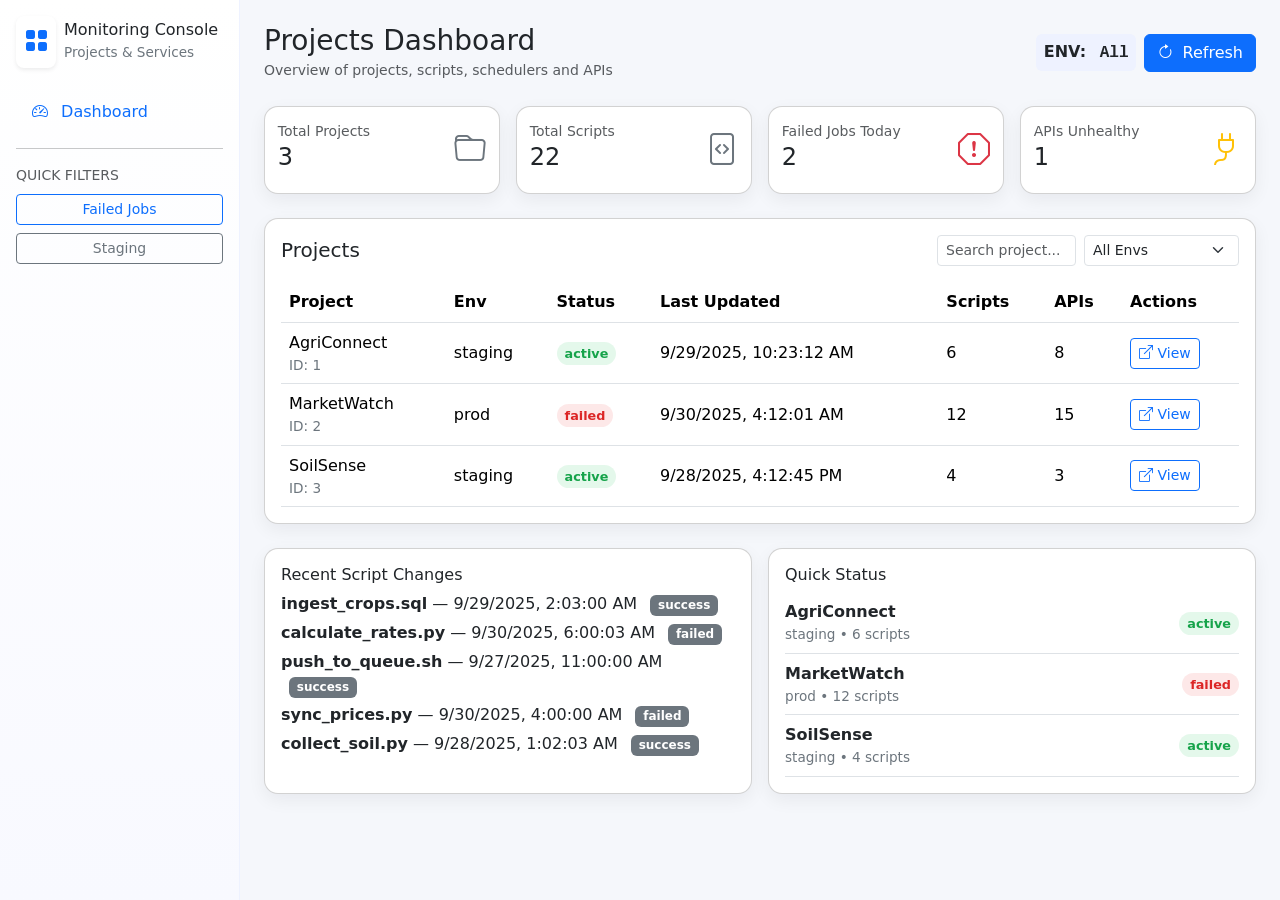
<file: landing.html>
<!doctype html>
<html lang="en">
<head>
  <meta charset="utf-8">
  <meta name="viewport" content="width=device-width, initial-scale=1">
  <title>Project Monitoring Dashboard</title>
  <link href="https://cdn.jsdelivr.net/npm/bootstrap@5.3.2/dist/css/bootstrap.min.css" rel="stylesheet">
  <link href="https://cdn.jsdelivr.net/npm/bootstrap-icons@1.11.3/font/bootstrap-icons.css" rel="stylesheet">
  <style>
    :root{
      --card-radius: 14px;
      --accent: #6f42c1;
      --muted: #6c757d;
    }
    #recentChanges li {
      margin-bottom: 5px;
    }
    body{background:#f5f7fb;font-family:Inter, system-ui, -apple-system, 'Segoe UI', Roboto, 'Helvetica Neue', Arial}
    .card-soft{border-radius:var(--card-radius); box-shadow: 0 6px 18px rgba(18,24,40,0.06);}
    .status-chip{padding:4px 8px;border-radius:999px;font-weight:600;font-size:0.8rem}
    .status-success{background:rgba(34,197,94,0.12);color:#16a34a}
    .status-fail{background:rgba(239,68,68,0.12);color:#dc2626}
    .status-warn{background:rgba(250,204,21,0.12);color:#ca8a04}
    .table-fixed tbody tr td{vertical-align:middle}
    .sidebar{min-width:240px;background:linear-gradient(180deg,#ffffff,#f8f9ff);border-right:1px solid #eef2ff}
    .nav-pill .nav-link{border-radius:8px}
    .muted-small{font-size:0.85rem;color:var(--muted)}
    .mono{font-family:ui-monospace, SFMono-Regular, Menlo, Monaco, 'Roboto Mono', 'Courier New', monospace}
    .small-card{padding:0.8rem}
    .kbd-like{background:#eef2ff;padding:6px 8px;border-radius:6px;font-weight:600}
    .collapse-row{background:#fbfbff}
  </style>
</head>
<body>
  <div class="d-flex">
    <!-- Sidebar -->
    <aside class="sidebar p-3 vh-100">
      <div class="d-flex align-items-center gap-2 mb-4">
        <div class="rounded-3 bg-white p-2 shadow-sm"><i class="bi bi-grid-fill fs-4 text-primary"></i></div>
        <div>
          <h6 class="mb-0">Monitoring Console</h6>
          <small class="muted-small">Projects & Services</small>
        </div>
      </div>
      <nav class="nav flex-column">
        <a class="nav-link active" href="#dashboard"><i class="bi bi-speedometer2 me-2"></i> Dashboard</a>
        <!-- <a class="nav-link" href="#projects"><i class="bi bi-kanban me-2"></i> Projects</a>
        <a class="nav-link" href="#gis"><i class="bi bi-map me-2"></i> GIS Layers</a> -->
        <hr>
        <small class="text-uppercase text-muted">Quick filters</small>
        <div class="mt-2">
          <button class="btn btn-sm btn-outline-primary w-100 mb-2" onclick="applyQuickFilter('failed')">Failed Jobs</button>
          <button class="btn btn-sm btn-outline-secondary w-100" onclick="applyQuickFilter('staging')">Staging</button>
        </div>
      </nav>
    </aside>

    <!-- Main -->
    <main class="flex-grow-1 p-4">
      <!-- Header -->
      <div class="d-flex justify-content-between align-items-center mb-4">
        <div>
          <h3 class="mb-0">Projects Dashboard</h3>
          <small class="text-muted">Overview of projects, scripts, schedulers and APIs</small>
        </div>
        <div class="d-flex gap-2 align-items-center">
          <div class="kbd-like">ENV: <span id="currentEnv" class="ms-2 mono">All</span></div>
          <button class="btn btn-primary" onclick="refreshAll()"><i class="bi bi-arrow-clockwise me-1"></i> Refresh</button>
        </div>
      </div>

      <!-- Dashboard Cards -->
      <div id="dashboardView">
        <div class="row g-3 mb-4">
          <div class="col-md-3">
            <div class="card card-soft small-card">
              <div class="d-flex justify-content-between align-items-center">
                <div>
                  <small class="text-muted">Total Projects</small>
                  <h4 id="cardProjects">0</h4>
                </div>
                <i class="bi bi-folder fs-2 text-secondary"></i>
              </div>
            </div>
          </div>
          <div class="col-md-3">
            <div class="card card-soft small-card">
              <div class="d-flex justify-content-between align-items-center">
                <div>
                  <small class="text-muted">Total Scripts</small>
                  <h4 id="cardScripts">0</h4>
                </div>
                <i class="bi bi-file-code fs-2 text-secondary"></i>
              </div>
            </div>
          </div>
          <div class="col-md-3">
            <div class="card card-soft small-card">
              <div class="d-flex justify-content-between align-items-center">
                <div>
                  <small class="text-muted">Failed Jobs Today</small>
                  <h4 id="cardFailed">0</h4>
                </div>
                <i class="bi bi-exclamation-octagon fs-2 text-danger"></i>
              </div>
            </div>
          </div>
          <div class="col-md-3">
            <div class="card card-soft small-card">
              <div class="d-flex justify-content-between align-items-center">
                <div>
                  <small class="text-muted">APIs Unhealthy</small>
                  <h4 id="cardApiFail">0</h4>
                </div>
                <i class="bi bi-plug fs-2 text-warning"></i>
              </div>
            </div>
          </div>
        </div>

        <!-- Projects table -->
        <div class="card card-soft p-3 mb-4">
          <div class="d-flex justify-content-between align-items-center mb-3">
            <h5 class="mb-0">Projects</h5>
            <div class="d-flex gap-2">
              <input id="searchProject" class="form-control form-control-sm" placeholder="Search project..." oninput="renderProjectsTable()" />
              <select id="filterEnv" class="form-select form-select-sm" onchange="applyFilters()">
                <option value="all">All Envs</option>
                <option value="staging">Staging</option>
                <option value="prod">Prod</option>
              </select>
            </div>
          </div>

          <div class="table-responsive">
            <table class="table table-hover table-fixed mb-0">
              <thead>
                <tr>
                  <th>Project</th>
                  <th>Env</th>
                  <th>Status</th>
                  <th>Last Updated</th>
                  <th>Scripts</th>
                  <th>APIs</th>
                  <th>Actions</th>
                </tr>
              </thead>
              <tbody id="projectsTableBody"></tbody>
            </table>
          </div>
        </div>

        <!-- Recent activity / quick lists -->
        <div class="row g-3">
          <div class="col-md-6 d-flex">
            <div class="card card-soft p-3 w-100">
              <h6>Recent Script Changes</h6>
              <ul id="recentChanges" class="list-unstyled mb-0"></ul>
            </div>
          </div>
          <div class="col-md-6">
            <div class="card card-soft p-3">
              <h6>Quick Status</h6>
              <div id="quickStatusList"></div>
            </div>
          </div>
        </div>
      </div>

      <!-- Project Details View (hidden by default) -->
      <div id="projectView" style="display:none">
        <div class="card card-soft p-3 mb-3">
          <div class="d-flex justify-content-between">
            <div>
              <h4 id="projTitle">Project</h4>
              <small id="projUrls" class="muted-small"></small>
            </div>
            <div>
              <button class="btn btn-outline-secondary" onclick="backToDashboard()"><i class="bi bi-arrow-left"></i> Back</button>
              <span class="ms-2 muted-small">Last pull: <span id="projLastPull">-</span></span>
            </div>
          </div>
        </div>

        <ul class="nav nav-pills mb-3" id="projTabs" role="tablist">
          <li class="nav-item" role="presentation"><button class="nav-link active" data-bs-toggle="pill" data-bs-target="#scriptsTab">Scripts</button></li>
          <li class="nav-item" role="presentation"><button class="nav-link" data-bs-toggle="pill" data-bs-target="#schedulerTab">Scheduler</button></li>
          <li class="nav-item" role="presentation"><button class="nav-link" data-bs-toggle="pill" data-bs-target="#extApiTab">External APIs</button></li>
          <li class="nav-item" role="presentation"><button class="nav-link" data-bs-toggle="pill" data-bs-target="#intApiTab">Internal APIs</button></li>
          <li class="nav-item" role="presentation"><button class="nav-link" data-bs-toggle="pill" data-bs-target="#gisTab">GIS Layers</button></li>
        </ul>

        <div class="tab-content">
          <!-- Scripts Tab -->
          <div class="tab-pane fade show active" id="scriptsTab">
            <div class="card card-soft p-3 mb-3">
              <div class="d-flex justify-content-between align-items-center mb-2">
                <h6 class="mb-0">Scripts</h6>
                <div class="muted-small">Total: <span id="scriptsCount">0</span></div>
              </div>
              <div class="table-responsive">
                <table class="table table-sm table-hover mb-0">
                  <thead>
                    <tr>
                      <th>Script Name</th>
                      <th>Trigger</th>
                      <th>Cron</th>
                      <th>Start Time</th>
                      <th>End Time</th>
                      <th>Last Updated</th>
                      <th>Functions</th>
                      <th>Status</th>
                    </tr>
                  </thead>
                  <tbody id="scriptsTableBody"></tbody>
                </table>
              </div>
            </div>
          </div>

          <!-- Scheduler Tab -->
          <div class="tab-pane fade" id="schedulerTab">
            <div class="card card-soft p-3">
              <h6>Scheduler & Cron Jobs</h6>
              <div class="table-responsive">
                <table class="table table-sm mb-0">
                  <thead>
                    <tr>
                      <th>S.No</th>
                      <th>Activity Name</th>
                      <th>Trigger Info</th>
                      <th>Last Executed Time</th>
                      <th>Service</th>
                      <th>Time Taken (ms)</th>
                    </tr>
                  </thead>
                  <tbody id="schedulerBody"></tbody>
                </table>
              </div>
            </div>
          </div>

          <!-- External APIs -->
          <div class="tab-pane fade" id="extApiTab">
            <div class="card card-soft p-3">
              <h6>External APIs</h6>
              <div class="table-responsive">
                <table class="table table-sm mb-0">
                  <thead>
                    <tr>
                      <th>S.No</th>
                      <th>API Name</th>
                      <th>URL</th>
                      <th>Response Time (ms)</th>
                      <th>Last Successfully Verified</th>
                      <th>Last Verified</th>
                      <th>Services</th>
                      <th>Status</th>
                      <th>Remarks</th>
                    </tr>
                  </thead>
                  <tbody id="extApiBody"></tbody>
                </table>
              </div>
            </div>
          </div>

          <!-- Internal APIs -->
          <div class="tab-pane fade" id="intApiTab">
            <div class="card card-soft p-3">
              <h6>Internal APIs</h6>
              <ul class="nav nav-tabs mb-3" id="internalApiTabsList"></ul>
              <div id="internalApiTabsContent"></div>
            </div>
          </div>

          <!-- GIS -->
          <div class="tab-pane fade" id="gisTab">
            <div class="card card-soft p-3">
              <h6>GIS Layers</h6>
              <div class="table-responsive">
                <table class="table table-sm mb-0">
                  <thead>
                    <tr><th>Layer Name</th><th>WMS URL</th><th>Type</th><th>Status</th><th>Actions</th></tr>
                  </thead>
                  <tbody id="gisBody"></tbody>
                </table>
              </div>
            </div>
          </div>

        </div>
      </div>

    </main>
  </div>

  <script src="https://ajax.googleapis.com/ajax/libs/jquery/3.7.1/jquery.min.js"></script> 
  <script src="https://cdn.jsdelivr.net/npm/bootstrap@5.3.2/dist/js/bootstrap.bundle.min.js"></script>
  <script>
    // ---------- Sample Data ----------
    const sampleProjects = [
      {id:1,name:'AgriConnect',env:'staging',status:'active',lastUpdated:'2025-09-29T10:23:12',scripts:6,apis:8,urls:{staging:'https://staging.agri.local',prod:'https://agri.example.com',wms:'https://wms.agri.example.com'}},
      {id:2,name:'MarketWatch',env:'prod',status:'failed',lastUpdated:'2025-09-30T04:12:01',scripts:12,apis:15,urls:{staging:'',prod:'https://market.example.com',wms:'https://wms.market.example.com'}},
      {id:3,name:'SoilSense',env:'staging',status:'active',lastUpdated:'2025-09-28T16:12:45',scripts:4,apis:3,urls:{staging:'https://soil.stg',prod:'',wms:''}},
    ];

    const sampleScripts = {
      1: [
        {name:'ingest_crops.sql',trigger:'manual',cron:'0 2 * * *',start:'02:00',end:'02:03',lastUpdated:'2025-09-29T02:03:00',functions:['fn_ingest','sp_notify'],status:'success'},
        {name:'calculate_rates.py',trigger:'cron',cron:'0 */6 * * *',start:'06:00',end:'06:00',lastUpdated:'2025-09-30T06:00:03',functions:['calcRates'],status:'failed'},
        {name:'push_to_queue.sh',trigger:'api',cron:'-',start:'11:00',end:'11:00',lastUpdated:'2025-09-27T11:00:00',functions:[],status:'success'}
      ],
      2: [
        {name:'sync_prices.py',trigger:'cron',cron:'*/15 * * * *',start:'00:00',end:'00:00',lastUpdated:'2025-09-30T04:00:00',functions:['syncPrices'],status:'failed'}
      ],
      3: [
        {name:'collect_soil.py',trigger:'cron',cron:'0 1 * * *',start:'01:00',end:'01:01',lastUpdated:'2025-09-28T01:02:03',functions:['collectSoil'],status:'success'}
      ]
    };

    const sampleScheduler = {
      1:[{act:'Crop ingest',trigger:'cron',lastExec:'2025-09-29T02:03:00',service:'ingest',timeTaken:180000},{act:'Rate calc',trigger:'cron',lastExec:'2025-09-30T06:00:03',service:'calc',timeTaken:230000}],
      2:[{act:'Price sync',trigger:'cron',lastExec:'2025-09-30T04:00:00',service:'sync',timeTaken:120000}],
      3:[{act:'Soil collect',trigger:'cron',lastExec:'2025-09-28T01:02:03',service:'collect',timeTaken:45000}]
    };

    const sampleExtApis = {
      1:[{name:'WeatherAPI',url:'https://api.weather/v1',res:340,lastGood:'2025-09-29T08:00:00',lastCheck:'2025-09-30T08:00:00',service:'weather','remarks':'ok'},{name:'MarketRates',url:'https://api.rates/v2',res:1200,lastGood:'2025-09-25T05:00:00',lastCheck:'2025-09-30T05:00:00',service:'rates','remarks':'slow'}],
      2:[{name:'PayGateway',url:'https://payments.example',res:85,lastGood:'2025-09-30T03:59:00',lastCheck:'2025-09-30T04:00:00',service:'payments','remarks':'ok'}],
      3:[]
    };

    const sampleInternalApis = {
      1:{'Tab1':[{name:'intGetCrops',url:'/api/crops',res:45,svc:'ingest',remarks:'ok'},{name:'intListFarmers',url:'/api/farmers',res:60,svc:'db',remarks:'ok'}],'Tab2':[], 'Tab3':[]},
      2:{'Tab1':[{name:'intPrices',url:'/api/prices',res:210,svc:'sync',remarks:'slow'}],'Tab2':[], 'Tab3':[]},
      3:{'Tab1':[], 'Tab2':[], 'Tab3':[]}
    };

    const sampleGis = {
      1:[{layer:'SoilMap',wms:'https://wms.agri/soil',type:'Raster',status:'active'},{layer:'ParcelBoundaries',wms:'https://wms.agri/parcel',type:'Vector',status:'active'}],
      2:[{layer:'MarketZones',wms:'https://wms.market/zones',type:'Vector',status:'active'}],
      3:[]
    };

    // ---------- Utilities ----------
    function fmt(dt){ if(!dt) return '-'; const d=new Date(dt); return d.toLocaleString(); }
    function statusClass(s){ return s==='success'?'status-success':s==='failed'?'status-fail':'status-warn' }

    // ---------- Render Dashboard ----------
    function renderProjectsTable(){
      const tbody = document.getElementById('projectsTableBody'); tbody.innerHTML='';
      const q = document.getElementById('searchProject').value.toLowerCase();
      const envFilter = document.getElementById('filterEnv').value;
      const filtered = sampleProjects.filter(p=> (envFilter==='all'||p.env===envFilter) && p.name.toLowerCase().includes(q));
      filtered.forEach(p=>{
        const tr = document.createElement('tr');
        tr.innerHTML = `
          <td>${p.name}<div class="muted-small">ID: ${p.id}</div></td>
          <td>${p.env}</td>
          <td><span class="status-chip ${p.status==='active'?'status-success':'status-fail'}">${p.status}</span></td>
          <td>${fmt(p.lastUpdated)}</td>
          <td>${p.scripts}</td>
          <td>${p.apis}</td>
          <td><button class="btn btn-sm btn-outline-primary" onclick="openProject(${p.id})"><i class="bi bi-box-arrow-up-right"></i> View</button></td>
        `;
        tbody.appendChild(tr);
      });

      document.getElementById('cardProjects').innerText = sampleProjects.length;
      document.getElementById('cardScripts').innerText = sampleProjects.reduce((s,p)=>s+p.scripts,0);
      const failedJobs = Object.values(sampleScripts).flat().filter(s=>s.status==='failed').length;
      document.getElementById('cardFailed').innerText = failedJobs;
      const apiFails = Object.values(sampleExtApis).flat().filter(a=>a.remarks==='slow').length;
      document.getElementById('cardApiFail').innerText = apiFails;

    }

    function applyFilters(){
      const env = document.getElementById('filterEnv').value;
      document.getElementById('currentEnv').innerText = env==='all'? 'All' : env.charAt(0).toUpperCase()+env.slice(1);
      renderProjectsTable();
    }

    function applyQuickFilter(key){
      if(key==='failed'){ document.getElementById('filterEnv').value='all'; document.getElementById('searchProject').value=''; renderProjectsTable();
        // highlight projects with failed status
        const rows = document.querySelectorAll('#projectsTableBody tr'); rows.forEach(r=>{ if(r.innerText.toLowerCase().includes('failed')) r.classList.add('table-danger'); })
      }
      if(key==='staging'){ document.getElementById('filterEnv').value='staging'; applyFilters(); }
    }

    function refreshAll(){
      // in real app -> fetch backend status. Here we just re-render
      renderProjectsTable(); renderRecent();
      if(window.currentProjectId) openProject(window.currentProjectId);
    }

    // Recent Changes & Quick Status
    function renderRecent(){
      const list = document.getElementById('recentChanges'); list.innerHTML='';
      const items = Object.values(sampleScripts).flat().slice(0,6);
      items.forEach(it=>{ const li=document.createElement('li'); li.innerHTML=`<strong>${it.name}</strong> — ${fmt(it.lastUpdated)} <span class="ms-2 badge bg-secondary">${it.status}</span>`; list.appendChild(li); });

      const ql = document.getElementById('quickStatusList'); ql.innerHTML='';
      sampleProjects.forEach(p=>{ const div=document.createElement('div'); div.className='d-flex justify-content-between align-items-center py-2 border-bottom'; div.innerHTML=`<div><strong>${p.name}</strong><div class="muted-small">${p.env} • ${p.scripts} scripts</div></div><div><span class="status-chip ${p.status==='active'?'status-success':'status-fail'}">${p.status}</span></div>`; ql.appendChild(div); });
    }

    // ---------- Project View ----------
    function openProject(id){
      window.currentProjectId = id;
      const proj = sampleProjects.find(p=>p.id===id);
      document.getElementById('dashboardView').style.display='none';
      document.getElementById('projectView').style.display='block';
      document.getElementById('projTitle').innerText = proj.name + ' • ' + proj.env.toUpperCase();
      document.getElementById('projUrls').innerHTML = `Staging: ${proj.urls.staging || '-'} &nbsp; | &nbsp; Prod: ${proj.urls.prod || '-'} &nbsp; | &nbsp; WMS: ${proj.urls.wms || '-'}`;
      document.getElementById('projLastPull').innerText = fmt(proj.lastUpdated);

      // Scripts
      const sbody = document.getElementById('scriptsTableBody'); sbody.innerHTML='';
      const scripts = sampleScripts[id] || [];
      document.getElementById('scriptsCount').innerText = scripts.length;
      scripts.forEach(s=>{
        const tr = document.createElement('tr');
        const funcs = s.functions.length? s.functions.join(', ') : '-';
        tr.innerHTML = `
          <td>${s.name}</td>
          <td>${s.trigger}</td>
          <td><code class="mono">${s.cron}</code></td>
          <td>${s.start}</td>
          <td>${s.end}</td>
          <td>${fmt(s.lastUpdated)}</td>
          <td>${funcs}</td>
          <td><span class="status-chip ${statusClass(s.status)}">${s.status}</span></td>
        `;
        sbody.appendChild(tr);
      });

      // Scheduler
      const schBody = document.getElementById('schedulerBody'); schBody.innerHTML='';
      (sampleScheduler[id]||[]).forEach((r,i)=>{ const tr=document.createElement('tr'); tr.innerHTML=`<td>${i+1}</td><td>${r.act}</td><td>${r.trigger}</td><td>${fmt(r.lastExec)}</td><td>${r.service}</td><td>${r.timeTaken}</td>`; schBody.appendChild(tr); });

      // External APIs
      // const ext = document.getElementById('extApiBody'); ext.innerHTML=''; (sampleExtApis[id]||[]).forEach((a,i)=>{ const tr=document.createElement('tr'); tr.innerHTML=`<td>${i+1}</td><td>${a.name}</td><td class="mono small">${a.url}</td><td>${a.res}</td><td>${fmt(a.lastGood)}</td><td>${fmt(a.lastCheck)}</td><td>${a.service}</td><td>${a.remarks}</td>`; ext.appendChild(tr); });
      const ext = document.getElementById('extApiBody');
ext.innerHTML = '';

(sampleExtApis[id] || []).forEach((a, i) => {
  const tr = document.createElement('tr');

  // Determine status + remarks
  let status = '<span class="badge bg-success">Healthy</span>';
  let remarks = a.remarks || '-';

  if (a.res === 'Timeout') {
    status = '<span class="badge bg-danger">Unhealthy</span>';
    remarks = 'Connection Timeout';
  } else if (a.res === '503') {
    status = '<span class="badge bg-danger">Unhealthy</span>';
    remarks = 'HTTP 503 Service Unavailable';
  } else if (!isNaN(a.res) && Number(a.res) > 2000) {
    status = '<span class="badge bg-warning text-dark">Slow</span>';
    remarks = 'Response > 2s';
  }

  tr.innerHTML = `
    <td>${i + 1}</td>
    <td>${a.name}</td>
    <td class="mono small">${a.url}</td>
    <td>${a.res}</td>
    <td>${fmt(a.lastGood)}</td>
    <td>${fmt(a.lastCheck)}</td>
    <td>${a.service}</td>
    <td>${status}</td>
    <td>${remarks}</td>
  `;

  ext.appendChild(tr);
});


      // Internal APIs - tabs
      // const tabsList = document.getElementById('internalApiTabsList'); const tabsContent=document.getElementById('internalApiTabsContent'); tabsList.innerHTML=''; tabsContent.innerHTML='';
      // const intApis = sampleInternalApis[id] || {};
      // let first=true; Object.keys(intApis).forEach((tabName, idx)=>{
      //   const lid = 'inttab-'+idx;
      //   const li = document.createElement('li'); li.className='nav-item'; li.innerHTML=`<button class="nav-link ${first? 'active':''}" data-bs-toggle="tab" data-bs-target="#${lid}">${tabName}</button>`; tabsList.appendChild(li);
      //   const pane = document.createElement('div'); pane.className=`tab-pane ${first? 'active':''}`; pane.id=lid; pane.innerHTML = `<div class="table-responsive"><table class="table table-sm mb-0"><thead><tr><th>API Name</th><th>URL</th><th>Resp (ms)</th><th>Services</th><th>Remarks</th></tr></thead><tbody>${(intApis[tabName]||[]).map(a=>`<tr><td>${a.name}</td><td class="mono small">${a.url}</td><td>${a.res}</td><td>${a.svc}</td><td>${a.remarks}</td></tr>`).join('')}</tbody></table></div>`;
      //   tabsContent.appendChild(pane);
      //   first=false;
      // });
      
      const tabsList = document.getElementById('internalApiTabsList');
const tabsContent = document.getElementById('internalApiTabsContent');

// Reset content
tabsList.innerHTML = '';
tabsContent.innerHTML = '';
tabsContent.className = 'tab-content'; // ✅ make sure container has tab-content

const intApis = sampleInternalApis[id] || {};
let first = true;

Object.keys(intApis).forEach((tabName, idx) => {
  const lid = 'inttab-' + idx;

  // Tab button
  const li = document.createElement('li');
  li.className = 'nav-item';
  li.innerHTML = `
    <button class="nav-link ${first ? 'active' : ''}" 
            data-bs-toggle="tab" 
            data-bs-target="#${lid}" 
            type="button" role="tab">
      ${tabName}
    </button>`;
  tabsList.appendChild(li);

  // Tab content
  const pane = document.createElement('div');
  pane.className = `tab-pane fade ${first ? 'show active' : ''}`;
  pane.id = lid;
  pane.setAttribute('role', 'tabpanel');

  pane.innerHTML = `
    <div class="table-responsive">
      <table class="table table-sm mb-0">
        <thead>
          <tr>
            <th>API Name</th>
            <th>URL</th>
            <th>Resp (ms)</th>
            <th>Services</th>
            <th>Remarks</th>
          </tr>
        </thead>
        <tbody>
          ${(intApis[tabName] || []).map(a => `
            <tr>
              <td>${a.name}</td>
              <td class="mono small">${a.url}</td>
              <td>${a.res}</td>
              <td>${a.svc}</td>
              <td>${a.remarks}</td>
            </tr>`).join('')}
        </tbody>
      </table>
    </div>
  `;

  tabsContent.appendChild(pane);
  first = false;
});



      // GIS
      const gis = document.getElementById('gisBody'); gis.innerHTML=''; (sampleGis[id]||[]).forEach(g=>{ const tr=document.createElement('tr'); tr.innerHTML=`<td>${g.layer}</td><td class="mono small">${g.wms}</td><td>${g.type}</td><td><span class="status-chip ${g.status==='active'?'status-success':''}">${g.status}</span></td><td><button class="btn btn-sm btn-outline-secondary" onclick="alert('Preview not implemented')"><i class="bi bi-eye"></i></button></td>`; gis.appendChild(tr); });

    }

    function backToDashboard(){ document.getElementById('projectView').style.display='none'; document.getElementById('dashboardView').style.display='block'; window.currentProjectId=null; }

    // ---------- Init ----------
    function init(){ renderProjectsTable(); renderRecent(); }
    window.addEventListener('DOMContentLoaded', init);
  </script>
</body>
</html>
</file>
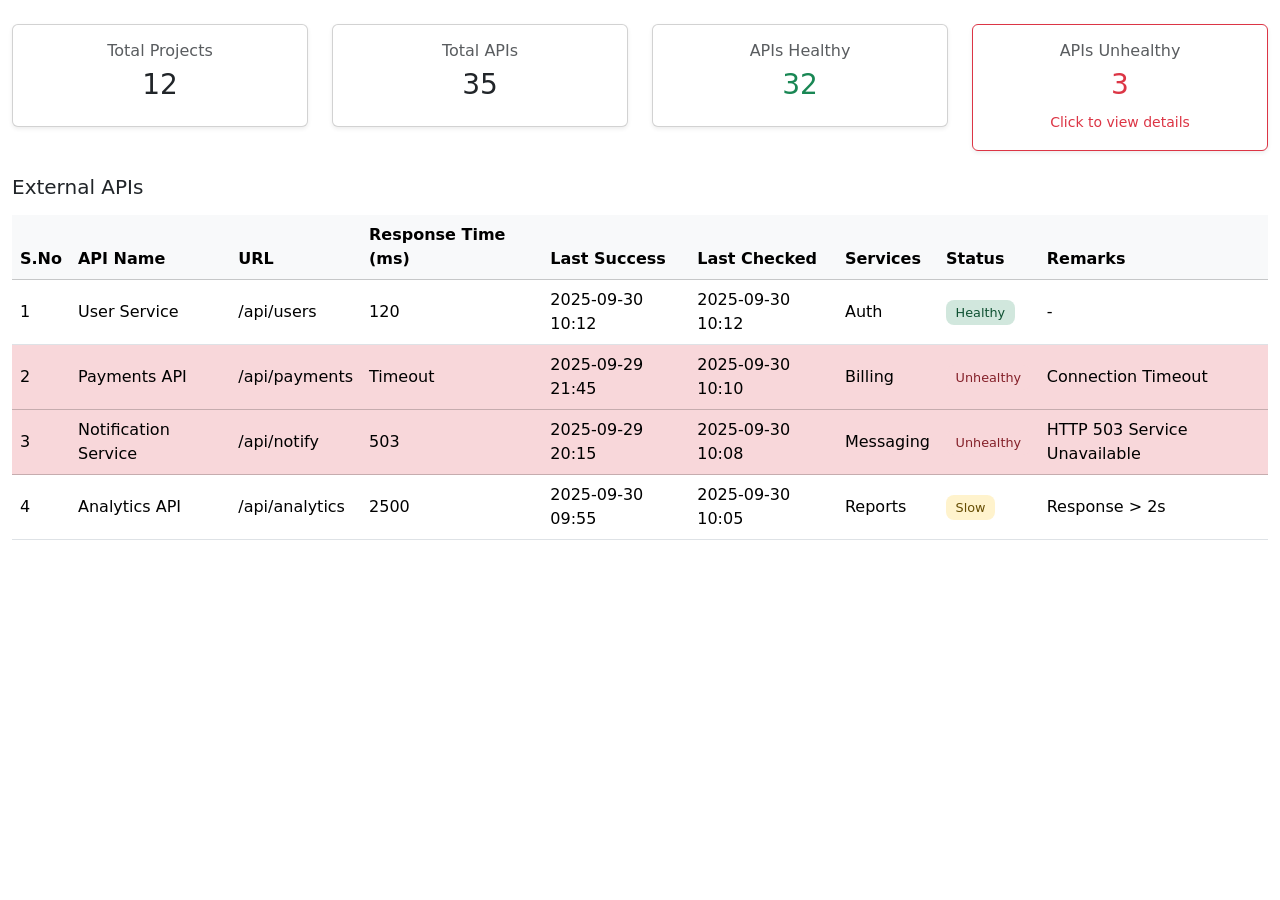
<file: landing1.html>
<!DOCTYPE html>
<html lang="en">
<head>
  <meta charset="UTF-8">
  <meta name="viewport" content="width=device-width, initial-scale=1.0">
  <title>Project Monitoring Dashboard</title>
  <link href="https://cdn.jsdelivr.net/npm/bootstrap@5.3.2/dist/css/bootstrap.min.css" rel="stylesheet">
  <style>
    .status-badge {
      padding: 0.3rem 0.6rem;
      border-radius: 0.5rem;
      font-size: 0.8rem;
    }
    .status-healthy {
      background-color: #d1e7dd;
      color: #0f5132;
    }
    .status-unhealthy {
      background-color: #f8d7da;
      color: #842029;
    }
    .status-warning {
      background-color: #fff3cd;
      color: #664d03;
    }
    .table-danger td {
      background-color: #f8d7da !important;
    }
  </style>
</head>
<body>
  <div class="container-fluid py-4">
    <!-- Dashboard Cards -->
    <div class="row g-4 mb-4">
      <div class="col-md-3">
        <div class="card shadow-sm text-center">
          <div class="card-body">
            <h6 class="text-muted">Total Projects</h6>
            <h3>12</h3>
          </div>
        </div>
      </div>
      <div class="col-md-3">
        <div class="card shadow-sm text-center">
          <div class="card-body">
            <h6 class="text-muted">Total APIs</h6>
            <h3>35</h3>
          </div>
        </div>
      </div>
      <div class="col-md-3">
        <div class="card shadow-sm text-center">
          <div class="card-body">
            <h6 class="text-muted">APIs Healthy</h6>
            <h3 class="text-success">32</h3>
          </div>
        </div>
      </div>
      <div class="col-md-3">
        <div class="card shadow-sm text-center border-danger">
          <div class="card-body">
            <h6 class="text-muted">APIs Unhealthy</h6>
            <h3 class="text-danger">3</h3>
            <small class="text-danger">Click to view details</small>
          </div>
        </div>
      </div>
    </div>

    <!-- External APIs Table -->
    <h5 class="mb-3">External APIs</h5>
    <div class="table-responsive">
      <table class="table table-hover align-middle">
        <thead class="table-light">
          <tr>
            <th>S.No</th>
            <th>API Name</th>
            <th>URL</th>
            <th>Response Time (ms)</th>
            <th>Last Success</th>
            <th>Last Checked</th>
            <th>Services</th>
            <th>Status</th>
            <th>Remarks</th>
          </tr>
        </thead>
        <tbody>
          <tr>
            <td>1</td>
            <td>User Service</td>
            <td>/api/users</td>
            <td>120</td>
            <td>2025-09-30 10:12</td>
            <td>2025-09-30 10:12</td>
            <td>Auth</td>
            <td><span class="status-badge status-healthy">Healthy</span></td>
            <td>-</td>
          </tr>
          <tr class="table-danger">
            <td>2</td>
            <td>Payments API</td>
            <td>/api/payments</td>
            <td>Timeout</td>
            <td>2025-09-29 21:45</td>
            <td>2025-09-30 10:10</td>
            <td>Billing</td>
            <td><span class="status-badge status-unhealthy">Unhealthy</span></td>
            <td>Connection Timeout</td>
          </tr>
          <tr class="table-danger">
            <td>3</td>
            <td>Notification Service</td>
            <td>/api/notify</td>
            <td>503</td>
            <td>2025-09-29 20:15</td>
            <td>2025-09-30 10:08</td>
            <td>Messaging</td>
            <td><span class="status-badge status-unhealthy">Unhealthy</span></td>
            <td>HTTP 503 Service Unavailable</td>
          </tr>
          <tr>
            <td>4</td>
            <td>Analytics API</td>
            <td>/api/analytics</td>
            <td>2500</td>
            <td>2025-09-30 09:55</td>
            <td>2025-09-30 10:05</td>
            <td>Reports</td>
            <td><span class="status-badge status-warning">Slow</span></td>
            <td>Response > 2s</td>
          </tr>
        </tbody>
      </table>
    </div>
  </div>

  <script src="https://cdn.jsdelivr.net/npm/bootstrap@5.3.2/dist/js/bootstrap.bundle.min.js"></script>
</body>
</html>
</file>
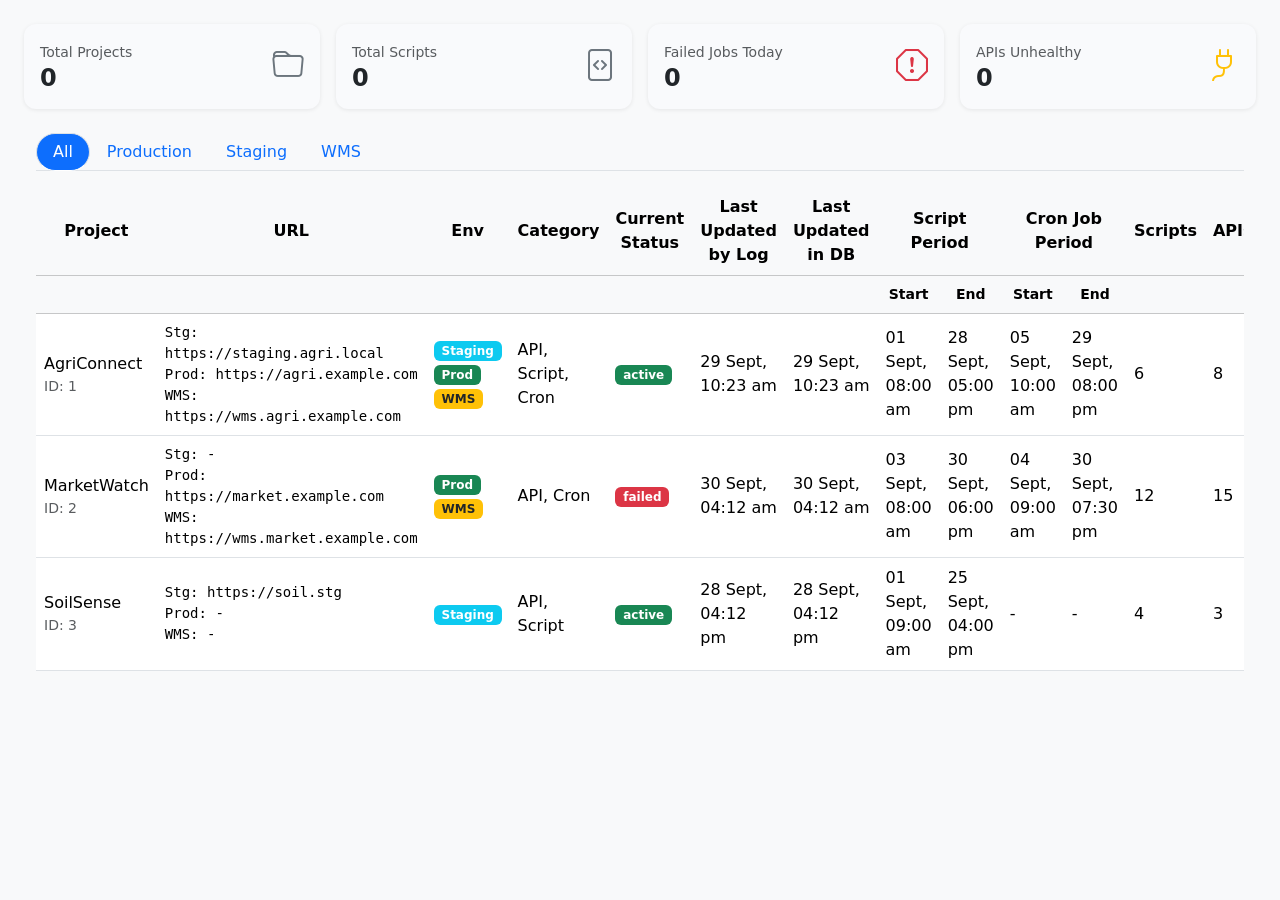
<file: updated.html>
<!doctype html>
<html lang="en">
<head>
  <meta charset="utf-8">
  <meta name="viewport" content="width=device-width, initial-scale=1">
  <title>Project Dashboard</title>
  <link href="https://cdn.jsdelivr.net/npm/bootstrap@5.3.2/dist/css/bootstrap.min.css" rel="stylesheet">
  <link href="https://cdn.jsdelivr.net/npm/bootstrap-icons@1.11.3/font/bootstrap-icons.css" rel="stylesheet">
  <style>
    .card-soft {
      border: none;
      border-radius: 12px;
      background: #f9fafc;
      box-shadow: 0 1px 4px rgba(0,0,0,0.08);
      padding: 1rem;
      transition: transform 0.2s ease;
    }
    .card-soft:hover { transform: translateY(-4px); }
    .small-card h4 { margin: 0; font-weight: 600; }
    .status-chip {
      padding: 3px 10px;
      border-radius: 20px;
      font-size: 0.75rem;
      font-weight: 500;
      text-transform: capitalize;
    }
    .status-success { background: #d1f7c4; color: #157347; }
    .status-fail { background: #f8d7da; color: #842029; }
    #envTabs .nav-link {
      border-radius: 20px;
      font-weight: 500;
      padding: 6px 16px;
      transition: 0.2s ease;
    }
    #envTabs .nav-link.active {
      background-color: #0d6efd;
      color: #fff;
    }
    .table thead th {
      text-align: center;
      vertical-align: middle;
    }
    .muted-small {
      font-size: 0.75rem;
      color: #6c757d;
    }
    .mono { font-family: monospace; }
  </style>
</head>
<body class="p-4 bg-light">

  <!-- KPI Cards -->
  <div class="row g-3 mb-4">
    <div class="col-md-3">
      <div class="card card-soft small-card">
        <div class="d-flex justify-content-between align-items-center">
          <div>
            <small class="text-muted">Total Projects</small>
            <h4 id="cardProjects">0</h4>
          </div>
          <i class="bi bi-folder fs-2 text-secondary"></i>
        </div>
      </div>
    </div>
    <div class="col-md-3">
      <div class="card card-soft small-card">
        <div class="d-flex justify-content-between align-items-center">
          <div>
            <small class="text-muted">Total Scripts</small>
            <h4 id="cardScripts">0</h4>
          </div>
          <i class="bi bi-file-code fs-2 text-secondary"></i>
        </div>
      </div>
    </div>
    <div class="col-md-3">
      <div class="card card-soft small-card">
        <div class="d-flex justify-content-between align-items-center">
          <div>
            <small class="text-muted">Failed Jobs Today</small>
            <h4 id="cardFailed">0</h4>
          </div>
          <i class="bi bi-exclamation-octagon fs-2 text-danger"></i>
        </div>
      </div>
    </div>
    <div class="col-md-3">
      <div class="card card-soft small-card">
        <div class="d-flex justify-content-between align-items-center">
          <div>
            <small class="text-muted">APIs Unhealthy</small>
            <h4 id="cardApiFail">0</h4>
          </div>
          <i class="bi bi-plug fs-2 text-warning"></i>
        </div>
      </div>
    </div>
  </div>

  <div class="container-fluid mt-4">

  <!-- Tabs -->
  <ul class="nav nav-tabs mb-3" id="envTabs">
    <li class="nav-item">
      <button class="nav-link active" data-env="all">All</button>
    </li>
    <li class="nav-item">
      <button class="nav-link" data-env="prod">Production</button>
    </li>
    <li class="nav-item">
      <button class="nav-link" data-env="staging">Staging</button>
    </li>
    <li class="nav-item">
      <button class="nav-link" data-env="wms">WMS</button>
    </li>
  </ul>

  <!-- Table -->
  <div class="table-responsive">
    <table class="table table-hover table-fixed mb-0 align-middle">
      <thead class="table-light">
        <tr>
          <th>Project</th>
          <th>URL</th>
          <th>Env</th>
          <th>Category</th>
          <th>Current Status</th>
          <th>Last Updated by Log</th>
          <th>Last Updated in DB</th>
          <th colspan="2" class="text-center">Script Period</th>
          <th colspan="2" class="text-center">Cron Job Period</th>
          <th>Scripts</th>
          <th>APIs</th>
          <th>Actions</th>
        </tr>
        <tr class="small text-muted">
          <th colspan="7"></th>
          <th>Start</th>
          <th>End</th>
          <th>Start</th>
          <th>End</th>
          <th colspan="3"></th>
        </tr>
      </thead>
      <tbody id="projectsTableBody"></tbody>
    </table>
  </div>
</div>




 
 <script>
// Sample Data
const sampleProjects = [
  {
    id: 1,
    name: 'AgriConnect',
    env: 'staging',
    status: 'active',
    category: ['API', 'Script', 'Cron'],
    lastUpdated: '2025-09-29T10:23:12',
    scripts: 6,
    apis: 8,
    urls: {
      staging: 'https://staging.agri.local',
      prod: 'https://agri.example.com',
      wms: 'https://wms.agri.example.com'
    },
    scriptPeriod: { start: '2025-09-01T08:00:00', end: '2025-09-28T17:00:00' },
    cronPeriod: { start: '2025-09-05T10:00:00', end: '2025-09-29T20:00:00' }
  },
  {
    id: 2,
    name: 'MarketWatch',
    env: 'prod',
    status: 'failed',
    category: ['API', 'Cron'],
    lastUpdated: '2025-09-30T04:12:01',
    scripts: 12,
    apis: 15,
    urls: {
      staging: '',
      prod: 'https://market.example.com',
      wms: 'https://wms.market.example.com'
    },
    scriptPeriod: { start: '2025-09-03T08:00:00', end: '2025-09-30T18:00:00' },
    cronPeriod: { start: '2025-09-04T09:00:00', end: '2025-09-30T19:30:00' }
  },
  {
    id: 3,
    name: 'SoilSense',
    env: 'staging',
    status: 'active',
    category: ['API', 'Script'],
    lastUpdated: '2025-09-28T16:12:45',
    scripts: 4,
    apis: 3,
    urls: {
      staging: 'https://soil.stg',
      prod: '',
      wms: ''
    },
    scriptPeriod: { start: '2025-09-01T09:00:00', end: '2025-09-25T16:00:00' },
    cronPeriod: { start: '-', end: '-' }
  }
];

// Helper: format date
function fmt(dateStr) {
  if (!dateStr || dateStr === '-') return '-';
  const d = new Date(dateStr);
  if (isNaN(d)) return '-';
  return d.toLocaleString('en-IN', {
    day: '2-digit', month: 'short', hour: '2-digit', minute: '2-digit'
  });
}

// Render Table
function renderProjectsTable(envFilter = 'all') {
  const tbody = document.getElementById('projectsTableBody');
  tbody.innerHTML = '';

  const filtered = sampleProjects.filter(p => {
    if (envFilter === 'all') return true;
    if (envFilter === 'prod') return !!p.urls.prod;
    if (envFilter === 'staging') return !!p.urls.staging;
    if (envFilter === 'wms') return !!p.urls.wms;
    return true;
  });

  filtered.forEach(p => {
    // URL Column
    let urlDisplay = '';
    if (envFilter === 'all') {
      urlDisplay = `
        Stg: ${p.urls.staging || '-'}<br>
        Prod: ${p.urls.prod || '-'}<br>
        WMS: ${p.urls.wms || '-'}
      `;
    } else if (envFilter === 'prod') {
      urlDisplay = p.urls.prod || '-';
    } else if (envFilter === 'staging') {
      urlDisplay = p.urls.staging || '-';
    } else if (envFilter === 'wms') {
      urlDisplay = p.urls.wms || '-';
    }

    // Env Column
    let envDisplay = '';
    if (envFilter === 'all') {
      envDisplay = `
        ${p.urls.staging ? '<span class="badge bg-info">Staging</span> ' : ''}
        ${p.urls.prod ? '<span class="badge bg-success">Prod</span> ' : ''}
        ${p.urls.wms ? '<span class="badge bg-warning text-dark">WMS</span>' : ''}
      `;
    } else if (envFilter === 'prod') {
      envDisplay = '<span class="badge bg-success">Prod</span>';
    } else if (envFilter === 'staging') {
      envDisplay = '<span class="badge bg-info">Staging</span>';
    } else if (envFilter === 'wms') {
      envDisplay = '<span class="badge bg-warning text-dark">WMS</span>';
    }

    const tr = document.createElement('tr');
    tr.innerHTML = `
      <td>${p.name}<div class="text-muted small">ID: ${p.id}</div></td>
      <td class="small mono">${urlDisplay}</td>
      <td>${envDisplay}</td>
      <td>${p.category.join(', ')}</td>
      <td><span class="badge ${p.status === 'active' ? 'bg-success' : 'bg-danger'}">${p.status}</span></td>
      <td>${fmt(p.lastUpdated)}</td>
      <td>${fmt(p.lastUpdated)}</td>
      <td>${fmt(p.scriptPeriod.start)}</td>
      <td>${fmt(p.scriptPeriod.end)}</td>
      <td>${fmt(p.cronPeriod.start)}</td>
      <td>${fmt(p.cronPeriod.end)}</td>
      <td>${p.scripts}</td>
      <td>${p.apis}</td>
      <td><button class="btn btn-sm btn-outline-primary" onclick="openProject(${p.id})">
        <i class="bi bi-box-arrow-up-right"></i> View
      </button></td>
    `;
    tbody.appendChild(tr);
  });
}

// Tab click handler
document.querySelectorAll('#envTabs button').forEach(btn => {
  btn.addEventListener('click', e => {
    document.querySelectorAll('#envTabs .nav-link').forEach(b => b.classList.remove('active'));
    e.target.classList.add('active');
    const env = e.target.dataset.env;
    renderProjectsTable(env);
  });
});

// Initial load
renderProjectsTable();

function openProject(id) {
  alert(`Opening project ID: ${id}`);
}
</script>

</body>
</html>
</file>
<file: assets/css/style.css>
.no-web {
  display: block;
}
.no-mob {
  display: none;
}

/*--------------------------------------------------------------
# General
--------------------------------------------------------------*/
:root {
  scroll-behavior: smooth;
  --shade1:#33208C;
  --shade2:#33208C;
  --shade3:#ffffff;
  --shade4:blue;
}

body {
  font-family: "Open Sans", sans-serif;
  background: #f6f9ff;
  color: #444444;
}

a {
  color: #4154f1;
  text-decoration: none;
}

a:hover {
  color: #717ff5;
  text-decoration: none;
}

h1,
h2,
h3,
h4,
h5,
h6 {
  font-family: "Nunito", sans-serif;
}

/*--------------------------------------------------------------
# Main
--------------------------------------------------------------*/
#main {
  margin-top: 60px;
  /* min-height: 90vh; */
/*  padding: 20px 30px;*/
padding: 5px 0px;
  transition: all 0.3s;
  position:relative;
}

@media (max-width: 1199px) {
  #main {
    /*padding: 20px;*/
    padding: 0px;
  }
}

/*--------------------------------------------------------------
# Page Title
--------------------------------------------------------------*/
.pagetitle {
  margin-bottom: 10px;
}

.pagetitle h1 {
  font-size: 24px;
  margin-bottom: 0;
  font-weight: 600;
  color: #012970;
}

/*--------------------------------------------------------------
# Back to top button
--------------------------------------------------------------*/
.back-to-top {
  position: fixed;
  visibility: hidden;
  opacity: 0;
  right: 15px;
  bottom: 15px;
  z-index: 99999;
  background: #4154f1;
  width: 40px;
  height: 40px;
  border-radius: 4px;
  transition: all 0.4s;
}

.back-to-top i {
  font-size: 24px;
  color: #fff;
  line-height: 0;
}

.back-to-top:hover {
  background: #6776f4;
  color: #fff;
}

.back-to-top.active {
  visibility: visible;
  opacity: 1;
}

/*--------------------------------------------------------------
# Override some default Bootstrap stylings
--------------------------------------------------------------*/
/* Dropdown menus */
.dropdown-menu {
  border-radius: 4px;
  padding: 10px 0;
  -webkit-animation-name: dropdown-animate;
  animation-name: dropdown-animate;
  -webkit-animation-duration: 0.2s;
  animation-duration: 0.2s;
  -webkit-animation-fill-mode: both;
  animation-fill-mode: both;
  border: 0;
  box-shadow: 0 5px 30px 0 rgba(82, 63, 105, 0.2);
}

.dropdown-menu .dropdown-header,
.dropdown-menu .dropdown-footer {
  text-align: center;
  font-size: 15px;
  padding: 10px 25px;
}

.dropdown-menu .dropdown-footer a {
  color: #444444;
  text-decoration: underline;
}

.dropdown-menu .dropdown-footer a:hover {
  text-decoration: none;
}

.dropdown-menu .dropdown-divider {
  color: #a5c5fe;
  margin: 0;
}

.dropdown-menu .dropdown-item {
  font-size: 14px;
  padding: 10px 15px;
  transition: 0.3s;
}

.dropdown-menu .dropdown-item i {
  margin-right: 10px;
  font-size: 18px;
  line-height: 0;
}

.dropdown-menu .dropdown-item:hover {
  background-color: #f6f9ff;
}

@media (min-width: 768px) {
  .dropdown-menu-arrow::before {
    content: "";
    width: 13px;
    height: 13px;
    background: #fff;
    position: absolute;
    top: -7px;
    right: 20px;
    transform: rotate(45deg);
    border-top: 1px solid #eaedf1;
    border-left: 1px solid #eaedf1;
  }
}

@-webkit-keyframes dropdown-animate {
  0% {
    opacity: 0;
  }

  100% {
    opacity: 1;
  }

  0% {
    opacity: 0;
  }
}

@keyframes dropdown-animate {
  0% {
    opacity: 0;
  }

  100% {
    opacity: 1;
  }

  0% {
    opacity: 0;
  }
}

/* Light Backgrounds */
.bg-primary-light {
  background-color: #cfe2ff;
  border-color: #cfe2ff;
}

.bg-secondary-light {
  background-color: #e2e3e5;
  border-color: #e2e3e5;
}

.bg-success-light {
  background-color: #d1e7dd;
  border-color: #d1e7dd;
}

.bg-danger-light {
  background-color: #f8d7da;
  border-color: #f8d7da;
}

.bg-warning-light {
  background-color: #fff3cd;
  border-color: #fff3cd;
}

.bg-info-light {
  background-color: #cff4fc;
  border-color: #cff4fc;
}

.bg-dark-light {
  background-color: #d3d3d4;
  border-color: #d3d3d4;
}

/* Card */
.card {
/*  margin-bottom: 30px;*/
  border: none;
  border-radius: 5px;
/*  box-shadow: 0px 0 30px rgba(1, 41, 112, 0.1);*/
  box-shadow: rgba(0, 0, 0, 0.24) 0px 3px 8px; 
}

.card-header,
.card-footer {
  border-color: #ebeef4;
  background-color: #fff;
  color: #798eb3;
  padding: 15px;
}

.card-title {
  padding: 10px 0 15px 0;
  font-size: 18px;
  font-weight: 500;
  color: #012970;
  font-family: "Poppins", sans-serif;
}

.card-title span {
  color: #899bbd;
  font-size: 14px;
  font-weight: 400;
}

.card-body {
  padding: 0 20px 20px 20px;
}

.card-img-overlay {
  background-color: rgba(255, 255, 255, 0.6);
}

/* Alerts */
.alert-heading {
  font-weight: 500;
  font-family: "Poppins", sans-serif;
  font-size: 20px;
}

/* Close Button */
.btn-close {
  background-size: 25%;
}

.btn-close:focus {
  outline: 0;
  box-shadow: none;
}

/* Accordion */
.accordion-item {
  border: 1px solid #ebeef4;
}

.accordion-button:focus {
  outline: 0;
  box-shadow: none;
}

.accordion-button:not(.collapsed) {
  color: #012970;
  background-color: #f6f9ff;
}

.accordion-flush .accordion-button {
  padding: 15px 0;
  background: none;
  border: 0;
}

.accordion-flush .accordion-button:not(.collapsed) {
  box-shadow: none;
  color: #4154f1;
}

.accordion-flush .accordion-body {
  padding: 0 0 15px 0;
  color: #3e4f6f;
  font-size: 15px;
}

/* Breadcrumbs */
.breadcrumb {
  font-size: 14px;
  font-family: "Nunito", sans-serif;
  color: #899bbd;
  font-weight: 600;
}

.breadcrumb a {
  color: #899bbd;
  transition: 0.3s;
}

.breadcrumb a:hover {
  color: #51678f;
}

.breadcrumb .breadcrumb-item::before {
  color: #899bbd;
}

.breadcrumb .active {
  color: #51678f;
  font-weight: 600;
}

/* Bordered Tabs */
.nav-tabs-bordered {
  border-bottom: 2px solid #ebeef4;
}

.nav-tabs-bordered .nav-link {
  margin-bottom: -2px;
  border: none;
  color: #2c384e;
}

.nav-tabs-bordered .nav-link:hover,
.nav-tabs-bordered .nav-link:focus {
  color: #4154f1;
}

.nav-tabs-bordered .nav-link.active {
  background-color: #fff;
  color: #4154f1;
  border-bottom: 2px solid #4154f1;
}

/*--------------------------------------------------------------
# Header
--------------------------------------------------------------*/
.logo {
  line-height: 1;
}

/*@media (min-width: 1200px) {
  .logo {
    width: 280px;
  }
}*/

.logo img {
  max-height: 52px;
  margin-right: 6px;
}

.logo span {
  font-size: 22px;
  font-weight: 700;
  color: #012970;
  font-family: "Nunito", sans-serif;
}

/* .header {
  transition: all 0.5s;
  z-index: 997;
  height: 60px;
  box-shadow: 0px 2px 20px rgba(1, 41, 112, 0.1);
  background-color: #fff;
  padding-left: 20px;
} */
.header {
  transition: all 0.5s;
  z-index: 9;
  height: 60px;
  box-shadow: 0px 2px 20px rgba(1, 41, 112, 0.1);
  background-color: #fff;
  padding-left: 20px;
}

.header .toggle-sidebar-btn {
  font-size: 32px;
  padding-left: 10px;
  cursor: pointer;
  color: #012970;
}

.header .search-bar {
  min-width: 360px;
  padding: 0 20px;
}

@media (max-width: 1199px) {
  .header .search-bar {
    position: fixed;
    top: 50px;
    left: 0;
    right: 0;
    padding: 20px;
    box-shadow: 0px 0px 15px 0px rgba(1, 41, 112, 0.1);
    background: white;
    z-index: 9999;
    transition: 0.3s;
    visibility: hidden;
    opacity: 0;
  }

  .header .search-bar-show {
    top: 60px;
    visibility: visible;
    opacity: 1;
  }
}

.header .search-form {
  width: 100%;
}

.header .search-form input {
  border: 0;
  font-size: 14px;
  color: #012970;
  border: 1px solid rgba(1, 41, 112, 0.2);
  padding: 7px 38px 7px 8px;
  border-radius: 3px;
  transition: 0.3s;
  width: 100%;
}

.header .search-form input:focus,
.header .search-form input:hover {
  outline: none;
  box-shadow: 0 0 10px 0 rgba(1, 41, 112, 0.15);
  border: 1px solid rgba(1, 41, 112, 0.3);
}

.header .search-form button {
  border: 0;
  padding: 0;
  margin-left: -30px;
  background: none;
}

.header .search-form button i {
  color: #012970;
}

/*--------------------------------------------------------------
# Header Nav
--------------------------------------------------------------*/
.header-nav ul {
  list-style: none;
}

.header-nav>ul {
  margin: 0;
  padding: 0;
}

.header-nav .nav-icon {
  font-size: 22px;
  color: #012970;
  margin-right: 25px;
  position: relative;
}

.header-nav .nav-profile {
  color: #012970;
}

.header-nav .nav-profile img {
  max-height: 36px;
}

.header-nav .nav-profile span {
  font-size: 14px;
  font-weight: 600;
}

.header-nav .badge-number {
  position: absolute;
  inset: -2px -5px auto auto;
  font-weight: normal;
  font-size: 12px;
  padding: 3px 6px;
}

.header-nav .notifications {
  inset: 8px -15px auto auto !important;
}

.header-nav .notifications .notification-item {
  display: flex;
  align-items: center;
  padding: 15px 10px;
  transition: 0.3s;
}

.header-nav .notifications .notification-item i {
  margin: 0 20px 0 10px;
  font-size: 24px;
}

.header-nav .notifications .notification-item h4 {
  font-size: 16px;
  font-weight: 600;
  margin-bottom: 5px;
}

.header-nav .notifications .notification-item p {
  font-size: 13px;
  margin-bottom: 3px;
  color: #919191;
}

.header-nav .notifications .notification-item:hover {
  background-color: #f6f9ff;
}

.header-nav .messages {
  inset: 8px -15px auto auto !important;
}

.header-nav .messages .message-item {
  padding: 15px 10px;
  transition: 0.3s;
}

.header-nav .messages .message-item a {
  display: flex;
}

.header-nav .messages .message-item img {
  margin: 0 20px 0 10px;
  max-height: 40px;
}

.header-nav .messages .message-item h4 {
  font-size: 16px;
  font-weight: 600;
  margin-bottom: 5px;
  color: #444444;
}

.header-nav .messages .message-item p {
  font-size: 13px;
  margin-bottom: 3px;
  color: #919191;
}

.header-nav .messages .message-item:hover {
  background-color: #f6f9ff;
}

.header-nav .profile {
  min-width: 240px;
  padding-bottom: 0;
  top: 8px !important;
}

.header-nav .profile .dropdown-header h6 {
  font-size: 18px;
  margin-bottom: 0;
  font-weight: 600;
  color: #444444;
}

.header-nav .profile .dropdown-header span {
  font-size: 14px;
}

.header-nav .profile .dropdown-item {
  font-size: 14px;
  padding: 10px 15px;
  transition: 0.3s;
}

.header-nav .profile .dropdown-item i {
  margin-right: 10px;
  font-size: 18px;
  line-height: 0;
}

.header-nav .profile .dropdown-item:hover {
  background-color: #f6f9ff;
}

/*--------------------------------------------------------------
# Sidebar
--------------------------------------------------------------*/
.sidebar {
  position: fixed;
  top: 60px;
  left: 0;
  bottom: 0;
  width: 300px;
  z-index: 996;
  transition: all 0.3s;
  padding: 20px;
  overflow-y: auto;
  /*scrollbar-width: thin;*/
  scrollbar-color: #aab7cf transparent;
  box-shadow: 0px 0px 20px rgba(1, 41, 112, 0.1);
  /*background-color: #fff;*/
  /*background: linear-gradient(to right, rgb(66 113 215), rgb(109 163 237));*/
  /*      background: linear-gradient(to right, rgb(113 66 215), rgb(109 133 237));*/
  background:var(--shade3);
}

@media (max-width: 1199px) {
  .sidebar {
    left: -300px;
  }
}

/*.sidebar::-webkit-scrollbar {
  width: 5px;
  height: 8px;
  background-color: #fff;
}

.sidebar::-webkit-scrollbar-thumb {
  background-color: #aab7cf;
}*/

@media (min-width: 1200px) {

  #main {
    margin-left: 300px;
  }
}

@media (max-width: 1199px) {
  .toggle-sidebar .sidebar {
    left: 0;
  }
}

@media (min-width: 1200px) {

  .toggle-sidebar #main,
  .toggle-sidebar #footer {
    margin-left: 0;
  }

  .toggle-sidebar .sidebar {
    left: -300px;
  }
}

.sidebar-nav {
  padding: 0;
  margin: 0;
  list-style: none;
}

.sidebar-nav li {
  padding: 0;
  margin: 0;
  list-style: none;
}

.sidebar-nav .nav-item {
  margin-bottom: 5px;
}

.sidebar-nav .nav-heading {
  font-size: 11px;
  text-transform: uppercase;
  color: #899bbd;
  font-weight: 600;
  margin: 10px 0 5px 15px;
}

.sidebar-nav .nav-link {
  display: flex;
  align-items: center;
  font-size: 15px;
  font-weight: 600;
  color: var(--shade1);
  transition: .3s all;
  padding: 10px 15px;
  /* border-radius: 4px 29px; */
}
.nav-link.active,  .nav-link.active *{
  background-color: var(--shade1)!important;
  color: var(--shade3)!important;
}
.nav-link.active{
  box-shadow: 1px 5px 10px rgba(0, 0, 0, 0.454);
}
.sidebar-nav .nav-link i {
  font-size: 16px;
  margin-right: 10px;
  color: var(--shade1);
}

.sidebar-nav .nav-link.collapsed {
  color: var(--shade1);
  background:var(--shade3);
}

.sidebar-nav .nav-link.collapsed i {
  color: #899bbd;
}

.sidebar-nav .nav-link:hover {
  color: var(--shade3)!important;
  background: var(--shade1);
}

.sidebar-nav .nav-link:hover i {
  color: var(--shade3);
}

.sidebar-nav .nav-link .bi-chevron-down {
  margin-right: 0;
  transition: transform 0.2s ease-in-out;
}

.sidebar-nav .nav-link:not(.collapsed) .bi-chevron-down {
  transform: rotate(180deg);
}

.sidebar-nav .nav-content {
  padding: 5px 0 0 0;
  margin: 0;
  list-style: none;
}

.sidebar-nav .nav-content a {
  display: flex;
  align-items: center;
  font-size: 14px;
  font-weight: 600;
  color: #012970;
  transition: 0.3;
  padding: 10px 0 10px 40px;
  transition: 0.3s;
}

.sidebar-nav .nav-content a i {
  font-size: 6px;
  margin-right: 8px;
  line-height: 0;
  border-radius: 50%;
}

.sidebar-nav .nav-content a:hover,
.sidebar-nav .nav-content a.active {
  color: #4154f1;
}

.sidebar-nav .nav-content a.active i {
  background-color: #4154f1;
}


/*--------------------------------------------------------------
# Dashboard
--------------------------------------------------------------*/
/* Filter dropdown */
.dashboard .filter {
  position: absolute;
  right: 0px;
  top: 15px;
}

.dashboard .filter .icon {
  color: #aab7cf;
  padding-right: 20px;
  padding-bottom: 5px;
  transition: 0.3s;
  font-size: 16px;
}

.dashboard .filter .icon:hover,
.dashboard .filter .icon:focus {
  color: #4154f1;
}

.dashboard .filter .dropdown-header {
  padding: 8px 15px;
}

.dashboard .filter .dropdown-header h6 {
  text-transform: uppercase;
  font-size: 14px;
  font-weight: 600;
  letter-spacing: 1px;
  color: #aab7cf;
  margin-bottom: 0;
  padding: 0;
}

.dashboard .filter .dropdown-item {
  padding: 8px 15px;
}

/* Info Cards */
.dashboard .info-card {
  padding-bottom: 10px;
}

.dashboard .info-card h6 {
  font-size: 24px !important;
  /*font-size: 18px;*/
  color: #012970;
  font-weight: 700;
  margin: 0;
  padding: 0;
  /*text-align: center;*/
}

.dashboard .card-icon {
  font-size: 32px;
  line-height: 0;
  width: 64px;
  height: 64px;
  flex-shrink: 0;
  flex-grow: 0;
}

.dashboard .sales-card .card-icon {
  color: #4154f1 !important;
  background: #f6f6fe !important;
  /*  border-left: 0.25rem solid #0d6efd !important;*/
}

.dashboard .revenue-card .card-icon {
  color: #2eca6a;
  background: #e0f8e9;
}

.dashboard .district-card .card-icon {
  color: #0d6efd;
  background: #E9EFF9;
}

.blue-border {
  border-left: 0.25rem solid #0d6efd !important;
}

.dashboard .customers-card .card-icon {
  color: #ff771d;
  background: #ffecdf;
}

.dashboard .progress-card .card-icon {
  color: #1d56ff;
  background: #dff0ff;
}

.dashboard .total-card .card-icon {
  color: #bc70b5;
  background: #ffdcfc;
}

.total-card {
  border-left: 0.25rem solid #e791e0;
}

.revenue-card {
  border-left: 0.25rem solid #2eca6a;
}

.district-card {
  border-left: 0.25rem solid #0d6efd;
}

.progress-card {
  border-left: 0.25rem solid #1d56ff;
}

.customers-card {
  border-left: 0.25rem solid #dc3545;
/*  height: 120px;*/
}
.customers-card-green {
    border-left: 0.25rem solid #008000;
/*    height: 120px;*/
}
.customers-card-blue {
    border-left: 0.25rem solid #5f14d3;
/*    height: 120px;*/
}
.customers-card-orange {
    border-left: 0.25rem solid #fe8402;
/*    height: 120px;*/
}
.customers-card-megenta {
    border-left: 0.25rem solid #f10bfe;
/*    height: 120px;*/
}
.customers-card-red {
    border-left: 0.25rem solid #FA2315;
/*    height: 120px;*/
}
.customers-card-yellow {
    border-left: 0.25rem solid #e1be09;
/*    height: 120px;*/
}
.card-green-text
{
  
/*  background-color: #008000;*/
    background-color: #6eba6e;
  color: #fff;
  font-size: 14px;
  font-weight: bold;
}
.card-green-blue
{
  
/*  background-color: #5f14d3;*/
    background-color: #8e63d0;
  color: #fff;
  font-size: 14px;
  font-weight: bold;
}.card-green-orange
{
  
  background-color: #fe8402;
  color: #fff;
  font-size: 14px;
  font-weight: bold;
}.card-green-megenta
{
  
  background-color: #f10bfe;
  color: #fff;
  font-size: 14px;
  font-weight: bold;
}
.card-green-red
{
  
  background-color: #FA2315;
  color: #fff;
  font-size: 14px;
  font-weight: bold;
}
.card-green-yellow
{
  
  background-color: #e1be09;
  color: #fff;
  font-size: 14px;
  font-weight: bold;
}

.cpointer {
  cursor: pointer;
}

.txt-total {
  color: #bc70b5;
}

.modal-title {
  color: #012970;
}

/* Activity */
.dashboard .activity {
  font-size: 14px;
}

.dashboard .activity .activity-item .activite-label {
  color: #888;
  position: relative;
  flex-shrink: 0;
  flex-grow: 0;
  min-width: 64px;
  text-align: center;
}

.dashboard .activity .activity-item .activite-label::before {
  content: "";
  position: absolute;
  right: -11px;
  width: 4px;
  top: 0;
  bottom: 0;
  background-color: #eceefe;
}

.dashboard .activity .activity-item .activity-badge {
  margin-top: 3px;
  z-index: 1;
  font-size: 11px;
  line-height: 0;
  border-radius: 50%;
  flex-shrink: 0;
  border: 3px solid #fff;
  flex-grow: 0;
}

.dashboard .activity .activity-item .activity-content {
  padding-left: 10px;
  padding-bottom: 20px;
}

.dashboard .activity .activity-item:first-child .activite-label::before {
  top: 5px;
}

.dashboard .activity .activity-item:last-child .activity-content {
  padding-bottom: 0;
}


/* Recent Sales */
.dashboard .recent-sales {
  font-size: 14px;
}

.dashboard .recent-sales .table thead {
  background: #f6f6fe;
}

.dashboard .recent-sales .table thead th {
  border: 0;
}

.dashboard .recent-sales .dataTable-top {
  padding: 0 0 10px 0;
}

.dashboard .recent-sales .dataTable-bottom {
  padding: 10px 0 0 0;
}

/* Top Selling */
.dashboard .top-selling {
  font-size: 14px;
}

.dashboard .top-selling .table thead {
  background: #f6f6fe;
}

.dashboard .top-selling .table thead th {
  border: 0;
}

.dashboard .top-selling .table tbody td {
  vertical-align: middle;
}

.dashboard .top-selling img {
  border-radius: 5px;
  max-width: 60px;
}

/*--------------------------------------------------------------
# Profie Page
--------------------------------------------------------------*/
.profile .profile-card img {
  max-width: 120px;
}

.profile .profile-card h2 {
  font-size: 24px;
  font-weight: 700;
  color: #2c384e;
  margin: 10px 0 0 0;
}

.profile .profile-card h3 {
  font-size: 18px;
}

.profile .profile-card .social-links a {
  font-size: 20px;
  display: inline-block;
  color: rgba(1, 41, 112, 0.5);
  line-height: 0;
  margin-right: 10px;
  transition: 0.3s;
}

.profile .profile-card .social-links a:hover {
  color: #012970;
}

.profile .profile-overview .row {
  margin-bottom: 20px;
  font-size: 15px;
}

.profile .profile-overview .card-title {
  color: #012970;
}

.profile .profile-overview .label {
  font-weight: 600;
  color: rgba(1, 41, 112, 0.6);
}

.profile .profile-edit label {
  font-weight: 600;
  color: rgba(1, 41, 112, 0.6);
}

.profile .profile-edit img {
  max-width: 120px;
}


/*--------------------------------------------------------------
# Footer
--------------------------------------------------------------*/
/* .footer {
  padding: 20px 0;
  font-size: 14px;
  transition: all 0.3s;
  border-top: 1px solid #cddfff;
}

.footer .copyright {
  text-align: center;
  color: #012970;
}

.footer .credits {
  padding-top: 5px;
  text-align: center;
  font-size: 13px;
  color: #012970;
} */
.footer .credits {
  padding-top: 5px;
  text-align: center;
  font-size: 13px !important;
  color: #012970;
}
.footer { 
  font-size: 14px;
  transition: all 0.3s;
  border-top: 1px solid #cddfff;
  width: calc(100% - 300px);
  position: fixed;
  bottom: 0;
  background: #f6f9ff;
  margin-left: 300px;
  z-index: 99; 
}

.toggle-sidebar .footer {  
  width: calc(100% - 0px) !important;
  background: #f6f9ff; 
}


.footer .copyright {
  text-align: center;
  color: #012970;
  font-size: 13px !important;
}

.blink {
  animation: blink 1s linear infinite;
}

@keyframes blink {
  0% {
    opacity: 0;
  }

  50% {
    opacity: .5;
  }

  100% {
    opacity: 1;
  }
}

.addProject,
.updateProject,
.farmerInfo {
  --bs-offcanvas-width: 750px;
}



.committee .card-body {
  text-align: center;
  padding: 15px;
}

.committee .card-icon {
  margin: 0px auto;
}

.committee .card-icon {
  font-size: 22px !important;
}

.committee .card-icon {
  width: 46px !important;
  height: 46px !important;
}


.pulse {
  display: block;
  cursor: pointer;
  box-shadow: 0 0 0 0 rgba(0, 0, 0, 1);
  transform: scale(1);
  animation: pulse 2s infinite;
}

@keyframes pulse {
  0% {
    transform: scale(0.95);
    box-shadow: 0 0 0 0 rgba(0, 0, 0, 0.7);
  }

  70% {
    transform: scale(1);
    box-shadow: 0 0 0 10px rgba(0, 0, 0, 0);
  }

  100% {
    transform: scale(0.95);
    box-shadow: 0 0 0 0 rgba(0, 0, 0, 0);
  }
}



/* Style the counter cards */
.committee .card {
  box-shadow: 0 4px 8px 0 rgba(0, 0, 0, 0.2);
  padding: 5px;
  text-align: center;
  background-color: #fff;
  border-radius: 10px;
  cursor: pointer;
}

.committee .card .profile {
  border-radius: 10px;
  transition: 10s;
}

.committee .card:hover .profile {
  transform: scale(1.4);
  border-top-right-radius: 50px;
  border-top-left-radius: 50px;
}

.committee .card .content {
  width: 100%;
  height: 100%;
  position: relative;
  overflow: hidden;
}

.committee .card .content .back {
  position: absolute;
  width: 100%;
  height: 100%;
  background-color: #f1f1f1e6;
  transition: 1s;

  z-index: 1;
  padding: 10px;
}

.committee .from-left {
  top: 0;
  left: -100%;
}

.committee .card:hover .content .from-left {
  left: 0%;
}

.committee .from-bottom {
  top: 100%;
  left: 0;
}

.committee .card:hover .content .from-bottom {
  top: 0%;
}

.committee .from-right {
  top: 0%;
  right: -100%;
}

.committee .card:hover .content .from-right {
  right: 0;
}

.committee .card .content .back h3 {
  font-size: 15px;
  letter-spacing: 2px;
}

.committee .card .content .back .tem-img {
  border-radius: 100%;
}

.committee .card .content .back .des {
  font-size: 13px;
  padding: 20px 0px;
}

.committee .card .content .back .social-icon {
  list-style: none;
  margin: 0px;
  padding: 0px;
}

.committee .card .content .back .social-icon li {
  display: inline-block;
}

.committee .card .content .back .social-icon li a {
  display: block;
  background: #333;
  color: #fff;
  width: 40px;
  height: 40px;
  text-align: center;
  line-height: 40px;
  border-radius: 100%;
}

.show-project .card-body {
  padding: 20px !important;
}

/*.table-stats .card:nth-child(even) {
    background: #dff0ff;
} */



.break-space {
  white-space: break-spaces;
  text-align: inherit;
}

#myTab .nav-link {
  font-size: 14px;
  padding: 4px 7px;
}



.font-14 {
  font-size: 14px !important;
}

.progress {
  --bs-progress-height: 0.45rem !important;
}

.font-10 {
  font-size: 10px !important;
}

.box-wrap {
  height: 459px;
  overflow-y: auto;
}

.f-600 {
  font-weight: 600;
}

/* #map {
    height: 73vh;
    box-shadow: 0px 4px 4px rgb(0 0 0 / 25%);
    border-radius: 4px;
    margin-top: 0;
    background: #fff;
    z-index: 0;
    width: 100%;
} */
#map {
  height: 73vh;
  box-shadow: 0px 4px 4px rgb(0 0 0 / 25%);
  border-radius: 4px;
  margin-top: 0;
  background: #fff;
  z-index: 0;
  width: 100%;
}

.show-name-wrap {
  position: absolute;
  top: 1.2rem;
  left: 1rem;
  width: 16%;
  z-index: 999;
}

.show-name-wrap p {
  /*    width: 62%;*/
  background: linear-gradient(to right, #000000ad, #00000094);
  padding: 11px 15px;
  border-radius: 5px 25px 25px 25px;
  position: relative;
  margin: 0 15px;
  border-bottom: 3px solid #da606f;
  color: #fff;
}

.right-container {
  position: absolute;
  top: 1.3rem;
  right: 1.7rem;
  z-index: 999;
}

.right-container .icon-box {
  display: block;
  margin-bottom: 5px;
  padding: 8px;
  line-height: 0.7;
  /* background-image: linear-gradient(147deg, #4c5a76c2 0%, #2688cab0 74%); */
  background: linear-gradient(to right, #000000ad, #00000094);
  border: 0;
}

.icon-box i {
  font-size: 14px;
  color: #fff;
}

.show-latlon {
  position: absolute;
  bottom: 1.2rem;
  right: 35rem;
  width: 23%;
  z-index: 999;
}

.show-latlon p {
  background: linear-gradient(to right, #000000ad, #00000094);
  padding: 6px 17px;
  border-radius: 5px 25px 25px 25px;
  position: relative;
  margin: 0 15px;
  border-bottom: 3px solid #da606f;
  color: #fff;
  font-size: 12px;
  text-align: center;
}

.left-container1 {
  position: absolute;
  bottom: 1.5rem;
  left: 1.8rem;
  width: 21%;
  border-radius: 7px;
  z-index: 999;
}

.accordion-item,
.accordion-button:not(.collapsed) {
  background-color: transparent;
  border: 1px solid transparent;
  color: #2c2828 !important;
}

.accordion-item {
  box-shadow: 0px 4px 4px rgb(0 0 0 / 25%);
  border-radius: 4px;
  border-color: transparent !important;
  color: #2c2828 !important;
  background: #e9ecef !important;
}



@media(max-width:768px) {
  .mt-top {
    margin-top: 5rem !important;
  }
  span.badge {
    white-space: initial;
  }
  .no-view {
    display: none !important;
  }
  .form-width {
    max-width: 100% !important;
  }  
  .left-container1 {
    position: absolute;
    bottom: 3.5rem;
    left: 1.8rem;
    width: 78%;
    border-radius: 7px;
    z-index: 999;
  }

  .show-name-wrap {
    display: none;
  }
  div#tbl_shop_details_length {
      width: auto !important;
      float: left !important;
  }
  .header-nav li.nav-item:nth-child(1) {
      display: none;
  }
  .show_column
  {
    flex-direction: column
  }
}

.counter-box {
  display: block;
  background: #f6f6f6;
  padding: 40px 20px 37px;
  text-align: center
}

.counter-box p {
  margin: 5px 0 0;
  padding: 0;
  color: #909090;
  font-size: 18px;
  font-weight: 500
}

.counter-box i {
  font-size: 60px;
  margin: 0 0 15px;
  color: #d2d2d2
}

.counter {
  display: block;
  /*font-size: 32px;*/
  font-weight: 700;
  color: #666;
  /*line-height: 28px*/
}

.counter-box.colored {
  background: #3acf87;
}

.bgcolored1 {
  background: #7E6FFC;
}

.bgcolored2 {
  background: #007bff;
}

.counter-box p,
.counter-box i,
.counter-box .counter {
  color: #fff
}

.border-comman {
  border-radius: 15px;
}

.whitespace {
  white-space: initial;
}

.pend {
  position: absolute;
  bottom: 10px;
  right: 2rem;
}

.chart_far_landarea {
  position: relative;
  right: 30px;
  top: 50px;
  line-height: 1.7rem;
}

.list-group-item:nth-child(odd) {
  background: #ecf1fd !important;
}



#preloader {
  position: fixed;
  top: 0;
  left: 0;
  bottom: 0;
  right: 0;
  z-index: 9999;
  overflow: hidden;
  background: #12121261;
  /*width: 57%;*/
  border-radius: 13px 35px;
}

#preloader:before {
  content: "";
  position: fixed;
  top: calc(50% - 30px);
  left: calc(53% - 30px);
  border: 6px solid #f92020b8;
  border-top-color: #e2eefd;
  border-radius: 50%;
  width: 60px;
  height: 60px;
  -webkit-animation: animate-preloader 1s linear infinite;
  animation: animate-preloader 1s linear infinite;
  z-index: 9999;
}

@-webkit-keyframes animate-preloader {
  0% {
    transform: rotate(0deg);
  }

  100% {
    transform: rotate(360deg);
  }
}

@keyframes animate-preloader {
  0% {
    transform: rotate(0deg);
  }

  100% {
    transform: rotate(360deg);
  }
}

@keyframes spinner {
  to {
    transform: rotate(360deg);
  }
}


/*page 2 css*/
.showcountvalues .card {
  border-radius: 5px 23px;
  border-bottom: 1.45px solid #012970;
  background: #cfe2ff;
}

.map_toggle_div1 a {
  padding: 4px;
  background: linear-gradient(to right, #2441a9, #2441a9);
  border: 0;
  color: #fff;
  border-radius: 4px;
}

.map_toggle_div {
  position: absolute;
  z-index: 99999;
  padding: 4px;
  color: #fff;
  top: 6px;
  left: 15px;
}

.map_div {
  position: relative;
}

.map_div.toggle_map,
.toggle_map {
  width: 100%;
}

.map_toggle_div a {
  padding: 4px;
  background: linear-gradient(to right, #2441a9, #2441a9);
  border: 0;
  color: #fff;
  border-radius: 4px;
}

.box-width {
  position: absolute;
  bottom: 0rem;
  left: 0.7rem;
  width: 16%;
}

button.accordion-button {
  background: linear-gradient(to right, #2441a9, #2441a9);
  padding: 7px;
  font-size: 14px;
}

.bg-blues {
  /* background: #4e4ebe!important; */
  background: linear-gradient(to right, #2441a9, #2441a9);
}

/* #map_footer1 {
  position: absolute;
  bottom: 10px;
  right: 10px;
  color: #0000008f;
  font-size: 12px;
  font-weight: bold;
  padding: 4px;
} */

#map_footer1 {
  position: absolute;
  bottom: 10px;
  right: 10px;
  color: #0000008f;
  font-size: 10px;
  font-weight: bold;
  padding: 2px;
  background: #cfe2ff;
  border-radius: 4px;
}

img.map_logo {
  width: 30px;
}

.accordion-button:not(.collapsed)::after,
.accordion-button::after {
  filter: invert(1) grayscale(100%) brightness(200%);
}

.cropimageresize img.card-img {
  height: 120px !important;
  width: 100%;
}

#stats_table th {
  font-size: 14px;
  padding: 3px 6px;
}
#stats_table td {
  font-size: 12px;
  padding: 3px 6px;
}
#stats_table tr.odd {
  background: #e6f0ffb5 !important;
}
.ol-zoom {
  top: 2.7rem !important;
  left: 0.5em;
}

#stats_table_paginate a.page-link {
  font-size: 12px;
}

div#stats_table_info {
  font-size: 14px;
  padding: 0;
}

/* scrollbar */
/*::-webkit-scrollbar {
width: 8px;
height: 5px;
}

::-webkit-scrollbar-track {
-webkit-box-shadow: inset 0 0 6px rgba(0, 0, 0, 0.3);
-webkit-border-radius: 10px;
border-radius: 10px;
}

::-webkit-scrollbar-thumb {
-webkit-border-radius: 10px;
border-radius: 10px;
background: rgba(255, 255, 255, 0.3);
-webkit-box-shadow: inset 0 0 6px rgba(0, 0, 0, 0.5);
}

::-webkit-scrollbar-thumb:window-inactive {
background: rgba(255, 255, 255, 0.3);
} */

.card_layout.box-padding {
  height: 73vh;
  overflow-y: auto;
  box-shadow: rgba(0, 0, 0, 0.35) 0px 5px 15px;
}

/*report css added on 28052023*/
tr.odd {
    background: #e6f0ffb5 !important;
    font-size: 13px;
}
tr.even {
    font-size: 13px;
}
a.btn.btn-primary {
    font-size: 14px;
    padding: 4px 13px;
}
h5.card-title {
    padding-bottom: 5px !important;
}
label.form-label {
    width: 100%;
    font-size: 14px;
}
/*select {
    font-size: 14px !important;
    padding: 4px !important;
}*/
#btnShow {
    font-size: 14px;
    padding: 4px 11px;
}
button.btn.dropdown-toggle.btn-light {
    padding: 4px !important;
    font-size: 14px;
}
.dropdown.bootstrap-select.show-tick.form-select.dropup {
    font-size: 14px;
    padding: 2px !important;
}
div#tbl_cropreport_length {
    margin-bottom: 5px;
}
a.page-link {
    font-size: 14px;
}
#tbl_cropreport_info {
    display: inline;
}
/*#tbl_cropreport_paginate ul.pagination {
    top: -1rem;
    position: relative;
}*/
#tbl_cropreport_paginate
{
  float: right;
}
#tbl_extractwellreport_paginate
{
  float: right;
}
#tbl_cropreport_filter {
    display: initial;
    float: right;
}
/*.dt-buttons {
    display: inline-block;
}
.buttons-html5, .buttons-print {
    font-size: 14px;
    padding: 2px 11px;
    border-radius: 4px !important;
}*/
#tbl_cropreport th {
    color: #ffffff;
    background-color: #0d6efd;
    padding: 2px;
    margin: 0px;
    white-space: nowrap;
    font-size: 12px;
    padding-right: 10px;
    padding-left: 10px;
}
div#tbl_cropreport_length {
    margin-bottom: 5px;
}
a.page-link {
    font-size: 14px;
}
#tbl_cropreport_info {
    display: inline;
}
/*#tbl_cropreport_paginate ul.pagination {
    top: -1rem;
    position: relative;
}*/
#tbl_cropreport_filter {
    display: initial;
    float: right;
}
/*.dt-buttons {
    display: inline-block;
}
.buttons-html5, .buttons-print {
    font-size: 14px;
    padding: 2px 11px;
    border-radius: 4px !important;
}*/

/*flipkart based filter css start*/

/*#accordionExample button.accordion-button {
    color: #fff !important;
}*/

/*
*/


#accordionExample .accordion-button:not(.collapsed)::after, .accordion-button::after {
    filter: inherit !important;
} 
#accordionExample button.accordion-button {
    background: #fff !important;
    font-size: 13px;
    font-weight: 500;
    text-transform: uppercase;
    letter-spacing: .3px; 
}
#accordionExample .accordion-body {
        background: #fff;
    vertical-align: middle;
    font-size: 14px;
    padding-left: 15px;
    color: #212121;
    display: inline-block;
    white-space: nowrap;
    overflow: hidden;
    text-overflow: ellipsis;
    line-height: 1;
    cursor: pointer;

}
#accordionExample .accordion-button:not(.collapsed)::after, .accordion-button::after {
    filter: none !important;
}
#accordionExample .accordion-item {
    background: #fff !important;
    box-shadow: 0 1px 8px 0 rgba(0,0,0,.06) !important;
    padding: 8px;
    margin-bottom: 0px !important;
    border-bottom: 1px solid #f0f0f0 !important;
}
#accordionExample .form-check-input {
    margin-top: 0rem !important;
}

.accordion-scroll {
  height: 150px;
    overflow-y: auto ! important;
}
#accordionExample .accordion-header {
    margin-bottom: 0;
} 
.filter_box {
      background: #fff !important;
    box-shadow: 0 1px 8px 0 rgba(0,0,0,.06) !important;
    padding: 8px;
    margin-bottom: 0px !important;
    border-bottom: 1px solid #f0f0f0 !important;
}


.box-radius {
      border-radius: 4px 11px;
}

.bg-color1 {
        /*background-image: linear-gradient(315deg, #5f5fd5 0%, #00a0ff 74%);*/
           background-image: linear-gradient(to right, #2d98f7 0%, #1bd2db 100%);
    color: #fff;
}
.bg-color2 {
            /*background-image: linear-gradient(315deg, #397a4a 0%, #2f8960 74%);*/
   background-image: linear-gradient(to right, #17c351 0%, #1eb99d 100%);
    color: #fff;
}
.bg-color3 {
            /*background-image: linear-gradient(315deg, #d55f5f 0%, #d91b1b 74%); */
                background-image: linear-gradient(to right, #f78ca0 0%, #f9748f 19%, #fd868c 60%, #fe9a8b 100%);
    color: #fff;
}
.bg-color4 {
            /*background-image: linear-gradient(315deg, #d55f5f 0%, #d91b1b 74%); */
            background-image: linear-gradient(to right, #b8cbb8 0%, #b8cbb8 0%, #b465da 0%, #cf6cc9 33%, #ee609c 66%, #ee609c 100%);
    color: #fff;
}
.dot {
  height: 50px;
  width: 50px;
  background-color: #000;
  border-radius: 50%;
  display: inline-block;
}


.page-tab-view .nav-link.active {
    background: #0d6efd !important;
    color: #fff !important;
    border-radius: 4px 11px;
    font-size: 14px;
}

.page-tab-view ul#myTab {
    border-bottom: 0;
} 

.page-tab-view .nav-link {
    border: 1px solid #0d6efd !important;
    border-radius: 4px 11px !important;
}

input#flexSwitchCheckDefault {
    font-size: 18px;
    margin-top: 0.85em;
}
label.form-check-label {
    font-size: 16px;
}

 .form-switch {
    padding-left: 5rem ! important;
}
#tbl_extractwellreport th {
    color: #ffffff;
    background-color: #0d6efd;
    padding: 2px;
    margin: 0px;
    white-space: nowrap;
    font-size: 12px;
    padding-right: 10px;
    padding-left: 10px;
}
a.nav-link.active {
    background-color: #e96d08;
}

.j-end {
      justify-content: end;
}
#tbl_extractwellreport_filter {
    display: initial;
    float: right;
}
.filters_div_scroll
{
      height: 78vh;
    overflow-y: auto;
}
#divtable_list .card-body {
    padding: 4px;
}
.click_popover
{
    position: absolute;
    z-index: 9;
    display: flex;
    left: 50rem;
    font-size: 14px;
    padding: 4px 12px !important;
    top: 10px;
}
.imgBoxShadow
{
    margin: 0px auto;
    text-align: center;
}
img#image_view {
    width: 350px !important;
    border-radius: 4px 11px;
}
div#showCropsDataInfo {
    width: 50%;
}

.offcanvas-header button.btn-close {
    background-color: red !important;
    opacity: 1 !important;
    color: #fff !important;
}

.f-column {
    flex-direction: column;
  }

  div#apexchartsarea-datetime {
    width: 100% !important;
}
.font-size-card
{
    font-size: 16px !important;
    padding-bottom: 0;
    margin-bottom: 0;
}
div#tbl_shop_details_length {
    width: 50%;
    float: left;
}

.show_column h3 {
    font-size: 24px;
}

div#tbl_shop_details_length label{
    display: inline-flex;
}

div#tbl_shop_details_length  select.custom-select {
      margin: 0px 10px;
}

.dt-buttons.btn-group.flex-wrap {
    float: right;
    margin-top: 4px;
}

div#tbl_shop_details_filter {
    clear: both;
    text-align: end;
}

thead {
/*    background: linear-gradient(to right, rgb(68 66 215), rgb(101 122 222));*/
      background: linear-gradient(to right, rgb(44 43 88), rgb(34 25 111)); 
    color: #fff;
} 

.font-bold {
    color: #012970;
    font-weight: 600;
}

.bgblue {
    background: linear-gradient(to right, rgb(69 67 149), rgb(71 66 117));
    color: #fff;
}

.br-color {
  border-left: 0.25rem solid #d55454 !important;
}

ul#myTab1, #myTab2, #myTab3, #myTab10, #myTab83, #myTab99 {
    border: 0 !important;
} 

#myTab1 .nav-link.active, #myTab2 .nav-link.active, #myTab3 .nav-link.active, #myTab10 .nav-link.active,
#myTab83 .nav-link.active, #myTab99 .nav-link.active{
    border: 0;
    background: #241d6a;
    color: #fff;
    border-radius: 7px 11px;
    padding: 4px 17px;
    font-size: 14px;
}

#myTab1 .nav-link, #myTab2 .nav-link, #myTab3 .nav-link, #myTab10 .nav-link, #myTab83 .nav-link,
#myTab99 .nav-link {
    border: 0;
    border: 1px solid #241d6a;
    color: #241d6a;
    border-radius: 7px 11px;
    padding: 4px 17px;
    font-size: 14px;
} 

.cboth{
  clear: both;
}

.newform label {
      color: #012970;
    font-weight: 500;
}

.form-width {
  max-width: 65%;
}

.form-width h6 {
    font-size: 18px;
    font-weight: 500;
    color: #012970;
    font-family: "Poppins", sans-serif;
} 

.lblBold {
  font-weight: 600;
  color: #012970;
}

.longGrid th, td {
    white-space: nowrap;
}


.boxflex {
      display: flex;
    align-items: center;
}

.cspd{
      padding: 4px 16px;
    font-size: 14px;
}

th, td {
    white-space: nowrap;
    font-size: 14px;
} 

.badge {
    font-size: 12px;
} 

#map { 
  height: 35vh;
  z-index: 0;
}  

.full-view #map{
    overflow: hidden;
    height: 100vh;
    z-index: 999 !important;
    position: fixed;
    top: 0rem;
    right: 0rem;
    left: 0rem;
    bottom: 0rem; 
}
.full-view .right-container {
    position: fixed;
    top: 1rem;
    right: 1.7rem;
    z-index: 999;
}
.full-view .box-width {
    position: fixed;
    bottom: 1rem;
    left: 0.7rem;
    width: 16%;
    z-index: 9999; 
}
.full-view #map_footer1 {
    position: fixed;
    bottom: 1rem;
    right: 10px;
    color: #0000008f;
    font-size: 10px;
    font-weight: bold;
    padding: 2px;
    background: #cfe2ff;
    border-radius: 4px;
    z-index: 9999; 
}

.ol-zoom.ol-unselectable.ol-control, .ol-rotate.ol-unselectable.ol-control.ol-hidden, .ol-attribution.ol-unselectable.ol-control.ol-uncollapsible {
    display: none;
}

span.badge {
    white-space: initial;
}

.bggreen {
    background: #d1e7dd;
  }

  .card-body h5 span {
    padding: 10px 0 15px 0;
    font-size: 18px;
    font-weight: 500;
    color: #012970;
    font-family: "Poppins", sans-serif;
} 

.badgeinfo {
  font-size: 14px !important;
  padding: 3px 8px !important;
}

#show-patta-info {
            display: none;
        }
        .lbl-font {
    color: #012970;
}
label.form-label {
    width: 100%;
    font-size: 14px;
    font-weight: 600;
    /* color: #012970; */
}

.bg-rural {
  background-color: #008ffb !important;
} 
.bg-urban {
  background-color: #00e396 !important;
}
.bg-natham {
  background-color: #feb019 !important;
} 

.txtlbl {
  color: #012970;
  font-size: 14px !important;
  background: transparent;
  font-weight: 600;
}  

.default-height {
      height: 35vh;
}


.container.update{
  background-color: rgba(50, 53, 255, 0.13);
  border-radius: 20px;
}




.title{
  color: var(--shade1)!important;
  font-weight: 600;
}


#fees{
  margin-top: 20px;
}
.input-box-container{
  position: relative;
  display: flex;
  align-items: center;
  width: 100%;
}
.input-box-container .fee-label{
  position: absolute;
  top: -10px;
  background-color: var(--shade3);
  padding: 0px;
  border-radius: 20px;
  left: 10px;
  font-weight: 600;
  font-size: 14px;
}
.form-check-label{
  position: relative!important;
  bottom: 0;
}

.input-box-container .close-button{
  position: absolute;
  top: 0;
  right: 10px;
  background-color: var(--shade1);
  border: none;
  border-radius: 20px;
  font-size: 14px;
  margin: 0;
  padding: 0 5px 2px 5px;
}

.smt-btn {
  background-color: var(--shade1)!important;
  border-radius: 10px!important;
  color: var(--shade3)!important;
  display: block!important;
  margin: auto!important;
  margin-top: 30px!important;
  border: 1px solid rgba(255, 0, 0, 0);
  box-shadow: 0px 0px 0px transparent; /* Ensure initial state for box-shadow */
  letter-spacing: 0px; /* Ensure initial state for letter-spacing */
  transition: all 0.2s ease-in-out; /* Transition only necessary properties */
}

.smt-btn:hover {
  background-color: rgb(0, 126, 31)!important;
  /* color: var(--shade1)!important; */
  border: 1px solid var(--shade1);
}
thead{
  background-color: var(--shade1)!important;
  background: var(--shade1)!important;
}
.add-btn-area{
  position: relative;
  /* height: 40px; */
  margin: 10px 0px;
  display: flex;
  flex-direction: row;
  justify-content:space-between;
}
.add-btn {
  background-color: var(--shade1)!important;
  margin: 0px 2px;
  border-radius: 10px!important;
  color: var(--shade3)!important;
  letter-spacing: 0px; /* Ensure initial state for letter-spacing */
  transition: all 0.2s ease-in-out; /* Transition only necessary properties */
  box-shadow: 1px 5px 10px rgba(0, 0, 0, 0.454);
}
.approve-btn{
  background-color: rgb(212, 164, 7)!important;
  margin: 0px 20px;
  border-radius: 10px!important;
  color: var(--shade3)!important;
  letter-spacing: 0px; /* Ensure initial state for letter-spacing */
  transition: all 0.2s ease-in-out; /* Transition only necessary properties */
  box-shadow: 1px 5px 10px rgba(0, 0, 0, 0.454);
}

.add-btn:hover {
  /* color: var(--shade1)!important; */
  background-color: #775ee4!important;
}

#update-btn{
  padding: 5px 10px;
  border-radius: 10px!important;
  color: var(--shade1);
  font-size: 18px;
  border: none;
}
#update-btn:hover{
  background-color: rgb(64, 230, 64)!important;
}
#delete-btn{
  padding: 5px 10px;    
  border-radius: 10px!important;
  padding: 5px 10px;
  border-radius: 10px!important;
  color: var(--shade1);
  font-size: 18px;
  border: none;
  cursor: pointer;
}
#delete-btn:hover{
  background-color: rgb(196, 53, 89)!important;
}
.breadcrumb-item.active{
  color: var(--shade1)!important;
  font-weight: 600;
}
.breadcrumb-item a{
  color: var(--shade2)!important;
  text-decoration: none;
  
}
.breadcrumb-item a:hover{
  border-bottom: 2px solid var(--shade2);
  transition: 0.1s all ease-in-out;
}

.fee-container{
  background-color: rgba(100, 142, 219, 0.315);
  border-radius: 10px;
  /* padding: 5px 10px; */
}

.back-to-top{
  background-color: var(--shade1)!important;
  border-radius: 100px;
  box-shadow: 1px 2px 5px rgba(0, 0, 0, 0.454);
}
.breadcrumb-item.active{
  font-weight: 800!important;
}
.modal-bg{
  background-color: #134f9c77;
}
.modal-box{
  background-color: var(--shade2);
}
.modal-box *{
color: var(--shade3);
}
.filter-drops{
  border-radius: 5px;
  padding: 2px 10px;
  position: relative;
  cursor: pointer;
  width: 100%;
  border: solid var(--shade1) 1px;
  /* background-color: var(--shade1); */
  color: var(--shade1);
  text-align: left;
  font-weight: 600;
  font-size: 14px;
}
#Grand-total{
  font-size: 24px;
  font-weight: 700;
}
#fees_input_table{
  display: none;
}.page-link{
  background-color: var(--shade1);
  text-decoration: none;
  color: var(--shade3);
  align-items: center;
}
.pagination{
  width: 100%;
  display: flex;
  flex-direction: row;
  justify-content: center;
}
.active>.page-link, .page-link.active {
  background-color: var(--shade3);
  color: var(--shade1);
}
.delete_td{
  text-align: center;
}
.subtotal_style,#subtotal1,#subtotal2,#subtotal3,#nonrefundablesubtotal,#maintenancesubtotal,#refundablesubtotal{
  font-weight: 700;
}
.d-none{
  display: none!important;
}

.input-fee-text{
  width: min-content;
  background-color: rgb(172, 172, 172);
  padding: 2px 10px 0px 10px;
  border-radius: 5px;
}

.input-container {
  position: relative;
  display: inline-block;
}
.input-container input {
  padding-left: 20px;
}
.input-container::before {
  content: '₹';
  position: absolute;
  left: 5px;
  top: 50%;
  transform: translateY(-50%);
}
.action-col{
  width: max-content;
  display: flex;
  flex-direction: row;
  justify-content: space-evenly;
}
.action-col-inside{
  display: flex;
  flex-direction: row;
  justify-content: space-evenly;
}
.action-col-inside a{
  margin: 0px 3px!important;
}

/* .action-col-outside{
  display: flex;
  flex-direction: column;
  justify-content: space-evenly;
} */

.subtotal {
  position: relative;
  display: inline-block;
  width: 100%;
}
.subtotal .value {
  padding-left: 20px;
}
.subtotal::before {
  content: '₹';
  /* position: absolute; */
  /* left: 5px; */
  /* top: 50%; */
  /* transform: translateY(-50%); */
}
.index-link, .addfees-link{
  cursor: pointer;
}
.even-row-table th:not(.action-col){
  width: 33.3%;
}
#nonRefundableFeesTable td,#nonRefundableFeesTable th{
  padding: 5px 8px 5px 8px!important;
}
.sub-bg{
  /* background-color: rgb(200, 209, 218); */
  color: var(--shade1);
}

input.form-control, select.form-select,select.form-control{
      padding: .2rem .75rem!important;
      font-size: small;
}
.table-inside td{
  padding: 3px auto;
  font-weight: 600;
}
.table-inside th{
  padding: 4px auto;
}
tbody.whole-row{
  border-top: 3px solid var(--shade1);
}
.sticky-head{
  position: sticky;
}
/* Ensure the container has a fixed height and overflow for scrolling */
.table-responsive {
  overflow-y: hidden;
}
.add-fees-btn{
  font-size: 12px;
}
.disabled-link {
  pointer-events: none;
  color: gray; /* Change color to indicate it is disabled */
  cursor: not-allowed;
}

.report-filters{
  background-color: #ffffff;
  padding:0.5rem 1rem;
  border-radius: 5px;
  margin: 10px 5px;
  box-shadow: 2px 2px 2px 1px rgba(0, 0, 0, 0.26);
}

.report-filters .filter-drops{
  width: 100%;
  padding: 1px 20px;
  border-radius: 8px!important;
}


#list_fee_details td{
  /* line-height: 0px !important; */
  vertical-align: middle;
  /* padding: 0.4rem 0.6rem; */
}
#list_fee_details td p{
  margin-top: 10px !important;
  vertical-align: middle;
}

.status.sts-approved{
  color: #00a200;
  font-weight: 700;
}

.status.sts-not-approved{
  color: #a20028;
  font-weight: 700;
}
#feesDataTable_filter{
  margin-bottom: 10px!important;
}
/* .dt-buttons {
  display: none;
} */
.lblBold {
  font-weight: 600;
  color: #012970;
}

#feesDataTable th, #feesDataTable td {
    white-space: nowrap;
    border: 1px solid #d4d4d4!important;
}
.data-tab {
  width: 100%;
  /* overflow: scroll; */
}
.disabled-option{
  color: #a6a6a6; /* Gray out the text */
}
.disabled-option:hover{
  color: #fff;
  background-color: #a6a6a6;
  cursor: not-allowed;
}

.btn.add-btn.addfees-link.add-fees-btn.viewer{
  background-color: rgb(63 113 122) !important;
  /* color: #012970!important; */
  font-weight: 600;
}
.btn.add-btn.addfees-link.add-fees-btn.viewer:hover{
  background-color: rgb(110, 173, 185) !important;
}
.btn.add-btn.addfees-link.add-fees-btn.approver{
  background-color: rgb(24, 131, 60) !important;
  /* color: #012970!important; */
  font-weight: 600;
}

.btn.add-btn.addfees-link.add-fees-btn.rejector{
  background-color: rgb(134, 0, 0) !important;
  font-weight: 600;
}
.btn.add-btn.addfees-link.add-fees-btn.div_close{
  background-color: rgb(63 113 122) !important;
  /* color: #012970!important; */
  font-weight: 600;
  display: none;
}
.btn.add-btn.addfees-link.add-fees-btn.div_close:hover{
  background-color: rgb(110, 173, 185) !important;
}

.fee-box-highlight{
  background-color: rgba(100, 142, 219, 0.315);
  padding: 20px;
  border-radius: 10px;
  display: flex;
  flex-direction: row;
  margin: 20px 0px;
}

.copyfromrow{
  border: 1px solid rgba(100, 142, 219, 0.315);
  padding: 20px;
  border-radius: 10px;
}
.form-label-title{
  font-weight: 600;
  /* background-color: #c8d8f4; */
  background-color: var(--shade1);
  color: white;
  padding: 5px;
  /* border-radius: 10px; */
}

.form-label-title.copy-to{
  background-color: #c8d8f4;
  color: var(--shade1);
}
.fee-split{
  display: flex;
  flex-direction: row;
  margin: 5px 0px;
}
section{
  margin-bottom: 20px
}
.container10{
  /* background-color: #000a4d16; */
  padding: 10px;
  border-radius: 5px;
  margin: 5px;
}

/*gptcode do not modify*/
.multi-select-box {
  position: relative;
  width: 200px;
  margin: 20px;
}

.combo-input {
  width: 100%;
  padding: 10px;
  box-sizing: border-box;
  cursor: pointer;
}

.options-container {
  display: none;
  position: absolute;
  background-color: #fff;
  border: 1px solid #ccc;
  width: 100%;
  max-height: 150px;
  overflow-y: auto;
  z-index: 1;
}

.options-container label {
  display: block;
  padding: 10px;
}

.options-container label:hover {
  background-color: #f0f0f0;
}

#feesConfirmTableModal .btn-close{
  width: 2rem;
  height: 2rem;
}

#feesConfirmTableModal .modal-footer{
  justify-content:center;
}
.header-text{
  width: 100%;
  text-align: center;
}

.ag-format-container {
  width: 1142px;
  margin: 0 auto;
  padding-bottom: 100px;
}


/* body {
  background-color: #000;
} */
.ag-umis_box {
  display: -webkit-box;
  display: -ms-flexbox;
  display: flex;
  -webkit-box-align: start;
  -ms-flex-align: start;
  align-items: flex-start;
  -ms-flex-wrap: wrap;
  flex-wrap: wrap;
  justify-content: center;
}
.ag-umis_item {
  -ms-flex-preferred-size: calc(25% - 30px);
  flex-basis: calc(25% - 30px);
  margin: 15px;
  overflow: hidden; 
  box-shadow: 1px 5px 10px rgba(0, 0, 0, 0.454);
  border-radius: 10px;
}
.ag-umis-item_link {
  display: block;
  padding: 15px 15px;
  background-color: rgb(51 32 140);
  overflow: hidden;
  position: relative;
}
.ag-umis-item_link:hover,
.ag-umis-item_link:hover .ag-umis-item_date {
  text-decoration: none;
  color: #FFF;
}
.ag-umis-item_link:hover .ag-umis-item_bg {
  -webkit-transform: scale(10);
  -ms-transform: scale(10);
  transform: scale(10);
}
.ag-umis-item_title {
  /* min-height: 87px; */
  margin: 0 0 25px;
  overflow: hidden;
  font-weight: bold;
  font-size: 30px;
  color: #FFF;

  z-index: 2;
  position: relative;
}
.ag-umis-item_date-box {
  font-size: 18px;
  color: #FFF;

  z-index: 2;
  position: relative;
}
.ag-umis-item_date {
  font-weight: bold;
  color: #f9b234;

  -webkit-transition: color .5s ease;
  -o-transition: color .5s ease;
  transition: color .5s ease
}
.ag-umis-item_bg {
  height: 128px;
  width: 128px;
  background-color: #cd3e94;
  z-index: 1;
  position: absolute;
  top: -75px;
  right: -75px;
  border-radius: 50%;
  -webkit-transition: all .5s ease;
  -o-transition: all .5s ease;
  transition: all .5s ease;
}
.ag-umis_item:nth-child(2n) .ag-umis-item_bg {
  background-color: #6425a3;
}
.ag-umis_item:nth-child(3n) .ag-umis-item_bg {
  background-color: #1ea30c;
}
.ag-umis_item:nth-child(4n) .ag-umis-item_bg {
  background-color: #cca31c;
}
.ag-umis_item:nth-child(5n) .ag-umis-item_bg {
  background-color: #880101;
}
.ag-umis_item:nth-child(6n) .ag-umis-item_bg {
  background-color: #4c49ea;
}



@media only screen and (max-width: 979px) {
  .ag-umis_item {
    -ms-flex-preferred-size: calc(50% - 30px);
    flex-basis: calc(50% - 30px);
  }
  .ag-umis-item_title {
    font-size: 24px;
  }
}

@media only screen and (max-width: 767px) {
  .ag-format-container {
    width: 96%;
  }

}
@media only screen and (max-width: 639px) {
  .ag-umis_item {
    -ms-flex-preferred-size: 100%;
    flex-basis: 100%;
  }
  .ag-umis-item_title {
    min-height: 72px;
    line-height: 1;

    font-size: 24px;
  }
  .ag-umis-item_link {
    padding: 22px 40px;
  }
  .ag-umis-item_date-box {
    font-size: 16px;
  }
}
.coming-soon-text{
  font-size: xx-large;
  font-weight: bolder;
  border: 1px solid #000;
  border-radius: 10px;
  padding: 90px;
}
.student_filters{
  display: none;
}
#application_list_count_table,#application_list_table{
  width: 100% !important;
}
#application_list_count_table_filter label{
  display: flex;
  flex-direction: row;
  /* width: 300px; */
}
#application_list_count_table_length label{
  display: flex;
  flex-direction: row;
  width: 140px;
}
#application_list_table_filter,#application_list_count_table_filter,#scheme_details_filter,#scheme_list_filter{
  float: right;
  margin: 5px 5px 5px 0px;
}
#application_list_table_filter label{
  display: flex;
  flex-direction: row;
  /* width: 300px; */
}
#scheme_list_filter label{
  display: flex;
  flex-direction: row;
  /* width: 300px; */
}
#application_list_table_length label{
  display: flex;
  flex-direction: row;
  width: 140px;
}
#remarksModal .btn-close {
  width: 2rem;
  height: 2rem;
}
#approve_btn{
  color: #fff !important;
  float: right;
}
.action_btns{
  display: flex;
  flex-direction: row;
  padding: 0px;
  justify-content: right;
}
.approver{
  background-color: rgb(24, 131, 60) !important;
}

.rejector{
  background-color: rgb(134, 0, 0) !important;
}

.approver:hover{
  background-color: #12b86b !important;
  border:1px solid white;
}
.rejector:hover{
  background-color: rgb(233 9 9) !important;
  border:1px solid white;
}
.action_btns_display{
  display: none;
  padding: 0px;
}
#approveremarksModal .modal-header{
  flex-direction: column;
  }


.status_btn{
  background-color: var(--shade1) !important;
  margin: 0px 2px;
  border-radius: 10px !important;
  color: var(--shade3) !important;
  letter-spacing: 0px;
  transition: all 0.2s ease-in-out;
  box-shadow: 1px 5px 10px rgba(0, 0, 0, 0.454);
}
.status_btn.active {
  background-color: #4CAF50 !important;
  color: white !important;
}
.application_div,.scheme_div{
  display: none;
}
.student_info,.scheme_eligibility_div{
  display: none;
}
.customer-details h5{
  font-weight: bolder;
  color: #33208c;
  font-size: 15px;
}
.student_info .card-body {
  padding: 20px !important;
}
.application_list_table.dataTables_wrapper div.dataTables_paginate ul.pagination{
  justify-content: center !important;
}
div.dataTables_wrapper div.dataTables_paginate ul.pagination{
  justify-content: center !important;

}
.gray_out{
  background-color: gray;
}
.table .action-buttons{
  text-align: left;
}
#applied_scheme_status{
  display: none;
}

.status_btn.active {
  background-color: #4CAF50 !important;
  color: white !important;
} 
.view-scheme{
  font-size: 13px;
}
#scheme_details_filter label{
  display: flex;
    flex-direction: row;
}
#applied_info .form-label{
  color: var(--shade1) !important;
  font-weight: 800;
  text-wrap: nowrap;
}
.applyScreen .sectionSeparate h6{
  padding: .5rem;
  text-align: left;
  color: whitesmoke;
  font-weight: bolder;
  background: var(--shade1);
}
.goto-btn{
  font-size: 12px;
}

span#dateTimeLink {
  font-size: 12px !important;
  font-weight: bold;
}

div#application_list_count_table_info {
  width: 50%;
  /* float: left; */
  /* text-align: right; */
  margin-top: -15px;
}
div#application_list_count_table_length {
  width: 50%;
  float: right;
  display: flex;
  justify-content: end;

}

div#scheme_details_length {
  width: 50%;
  float: right;
  display: flex;
  justify-content: end;

}
div#scheme_list_length {
  width: 50%;
  float: right;
  display: flex;
  justify-content: end;

}
#scheme_details_paginate,#scheme_list_paginate{
  text-align: center !important;
}
.buttons-html5.btn.btn-success {
  background-color: #198754 !important;
  border: 1px solid white;
  color: #fff;
  border-radius: 4px !important;
  border: 0 !important;
}
.buttons-html5.btn.btn-danger {
  background-color: #DC3545 !important;
  color: #fff;
  border-radius: 4px;
  border: 0 !important;
}
button.dt-button.buttons-print {
  background: #6c757d !important;
  color: #fff !important;
  border-radius: 4px !important;
  border: 0 !important; 
}
/* .dt-buttons {
  width: 50%;
  float: left;
}  */

/* div#application_list_table_filter {
  float: right;
}
table#application_list_table {
  float: right;
}  */

.dt-buttons {
  float: right;
} 

.dt-button-collection {
  height: 150px;
  overflow-y: scroll !important;
} 


a#application_list_count_table_previous, .paginate_button previous {
  background: #fff;
  color: #333;
  padding: 2px 6px;
  border: 1px solid #fcfcfc;
  border-radius: 4px;
  box-shadow: rgba(50, 50, 93, 0.25) 0px 6px 12px -2px, rgba(0, 0, 0, 0.3) 0px 3px 7px -3px;
  margin-right: 5px;
}
div.dataTables_wrapper div.dataTables_paginate {
  margin: 0;
  white-space: nowrap;
  text-align: right;
  margin-bottom: 15px !important;
}
.dataTables_paginate span {
  background: #fff;
  color: #333;
  padding: 2px 6px;
  border: 1px solid #fcfcfc;
  border-radius: 4px;
  box-shadow: rgba(50, 50, 93, 0.25) 0px 6px 12px -2px, rgba(0, 0, 0, 0.3) 0px 3px 7px -3px;
}

a#application_list_count_table_next {
  background: #fff;
  color: #333;
  padding: 2px 6px;
  border: 1px solid #fcfcfc;
  border-radius: 4px;
  box-shadow: rgba(50, 50, 93, 0.25) 0px 6px 12px -2px, rgba(0, 0, 0, 0.3) 0px 3px 7px -3px;
  margin-right: 5px;
  margin-left: 10px;
} 



a#application_list_table_previous, .paginate_button previous {
  background: #fff;
  color: #333;
  padding: 2px 6px;
  border: 1px solid #fcfcfc;
  border-radius: 4px;
  box-shadow: rgba(50, 50, 93, 0.25) 0px 6px 12px -2px, rgba(0, 0, 0, 0.3) 0px 3px 7px -3px;
  margin-right: 5px;
}
a#scheme_list_previous, .paginate_button previous {
  background: #fff;
  color: #333;
  padding: 2px 6px;
  border: 1px solid #fcfcfc;
  border-radius: 4px;
  box-shadow: rgba(50, 50, 93, 0.25) 0px 6px 12px -2px, rgba(0, 0, 0, 0.3) 0px 3px 7px -3px;
  margin-right: 5px;
}
div.dataTables_wrapper div.dataTables_paginate {
  margin: 0;
  white-space: nowrap;
  text-align: right;
  margin-bottom: 15px !important;
}
.dataTables_paginate span {
  background: #fff;
  color: #333;
  padding: 2px 6px;
  border: 1px solid #fcfcfc;
  border-radius: 4px;
  box-shadow: rgba(50, 50, 93, 0.25) 0px 6px 12px -2px, rgba(0, 0, 0, 0.3) 0px 3px 7px -3px;
}

a#application_list_table_next {
  background: #fff;
  color: #333;
  padding: 2px 6px;
  border: 1px solid #fcfcfc;
  border-radius: 4px;
  box-shadow: rgba(50, 50, 93, 0.25) 0px 6px 12px -2px, rgba(0, 0, 0, 0.3) 0px 3px 7px -3px;
  margin-right: 5px;
  margin-left: 10px;
} 
a#scheme_list_next {
  background: #fff;
  color: #333;
  padding: 2px 6px;
  border: 1px solid #fcfcfc;
  border-radius: 4px;
  box-shadow: rgba(50, 50, 93, 0.25) 0px 6px 12px -2px, rgba(0, 0, 0, 0.3) 0px 3px 7px -3px;
  margin-right: 5px;
  margin-left: 10px;
}
/* Style the column visibility list items */
.dt-button-collection .dt-button {
  padding: 10px;
  background-color: #f9f9f9;
  border-bottom: 1px solid #ddd;
  cursor: pointer;
}

/* Style the checkbox with a custom checkmark */
.dt-button-collection .dt-button.active {
  background-color: #fff;  /* Change background when active */
}

.dt-button-collection .dt-button.active::before {
  content: '\2714';  /* Checkmark character */
  font-size: 14px;
  margin-right: 8px;
  color: #05d405;
  font-weight: bold;
}

/* Add hover effect */
.dt-button-collection .dt-button:hover {
  background-color: #e9ecef;
}
div.dt-button-collection .dt-button:hover:not(.disabled){
  background: rgb(51 32 140) !important;
  color: #fff;
}

.flex-inherit {
  flex-direction: initial !important;
  }
  
  .modal-title {
    color: #012970;
    font-size: 18px;
  }
  .close_icon {
    font-size: 26px;
    color: #012970;
  }
  .buttons-colvis{
    background: #33208c !important;
    color: #fff !important;
  }
  #student-list-filter-submit-div{
    display: none;
  }
  #application_list_count_table_paginate,#application_list_table_paginate{
    display: flex;
      justify-content: center;
      width: 100%;
  }
  p,
    a,
    li,
    div,
    span,
    label,
    section,
    th,
    td,
    button,
    input {
      /* font-size: 14px !important; */
}

.wrap-bottom { 
  margin-bottom: 30px;
}

div.dt-button-background {
  background: transparent !important; 
}

#application_list_table_div .table>thead {
  vertical-align: bottom;
  position: relative;
  z-index: 0;
}
.dataTables_length {
  float: right; 
}
.dt-button-collection, .dt-button-collection > div {
  position: relative;
  z-index: 9999999999 !important;
}
.bi-patch-check-fill {
  color: green;
}
#check_scheme_eligibility_div{
  display: none;
}
#total_eligible_div{
  display: none;
}
.dt-buttons, .dataTables_filter{
  padding:0 !important;
}
.approved_pdf_view{
  padding: 4px !important;
}
#checkeligibility_modal{
  display: none;
}

#institute_schemewise_report_list_table .card-body{
  flex: 1 1 auto;
  padding: var(--bs-card-spacer-y) var(--bs-card-spacer-x);
  color: var(--bs-card-color);
}
#beneficiary_application_list .card-body{
  flex: 1 1 auto;
  padding: var(--bs-card-spacer-y) var(--bs-card-spacer-x);
  color: var(--bs-card-color);
}
#institute_report_list_table_div{
  padding-top: 20px;
}
input[type="number"]::-webkit-outer-spin-button,
input[type="number"]::-webkit-inner-spin-button {
    -webkit-appearance: none;
    margin: 0;
}
/* Remove the arrows in Firefox */
input[type="number"] {
  -moz-appearance: 'textfield';
}

/*#application_list_count_table_div,#application_list_table_div,#institute_report_list_table_div{
  scrollbar-width: thin;
}*/

/* Target Bootstrap's default arrow and apply filter */
.accordion-button::after {
  filter: brightness(0) invert(1) !important; /* Converts arrow color to white */
  transition: transform 0.3s ease; /* Smooth transition for rotation */
}

/* Rotate arrow for expanded state */
.accordion-button:not(.collapsed)::after {
  transform: rotate(-180deg) !important;
}

.sub_menu_wrap a.nav-link.collapsed {
  background: transparent;
  color: #33208c;
}  

.sub_menu_wrap .nav-item .nav-link:hover {
  background-color: #33208c !important;
  color: white !important;
}
.sub_menu_wrap .nav-link:hover {
  background-color: #33208c !important;
  color: white !important;
} 
.ag-format-container1 {
padding-bottom:130px !important;
} 

.btn:disabled {
  background-color: grey !important;
  color: white !important;
  cursor: not-allowed !important;
  opacity: 0.6 !important;
  border: 0;
}
</file>
